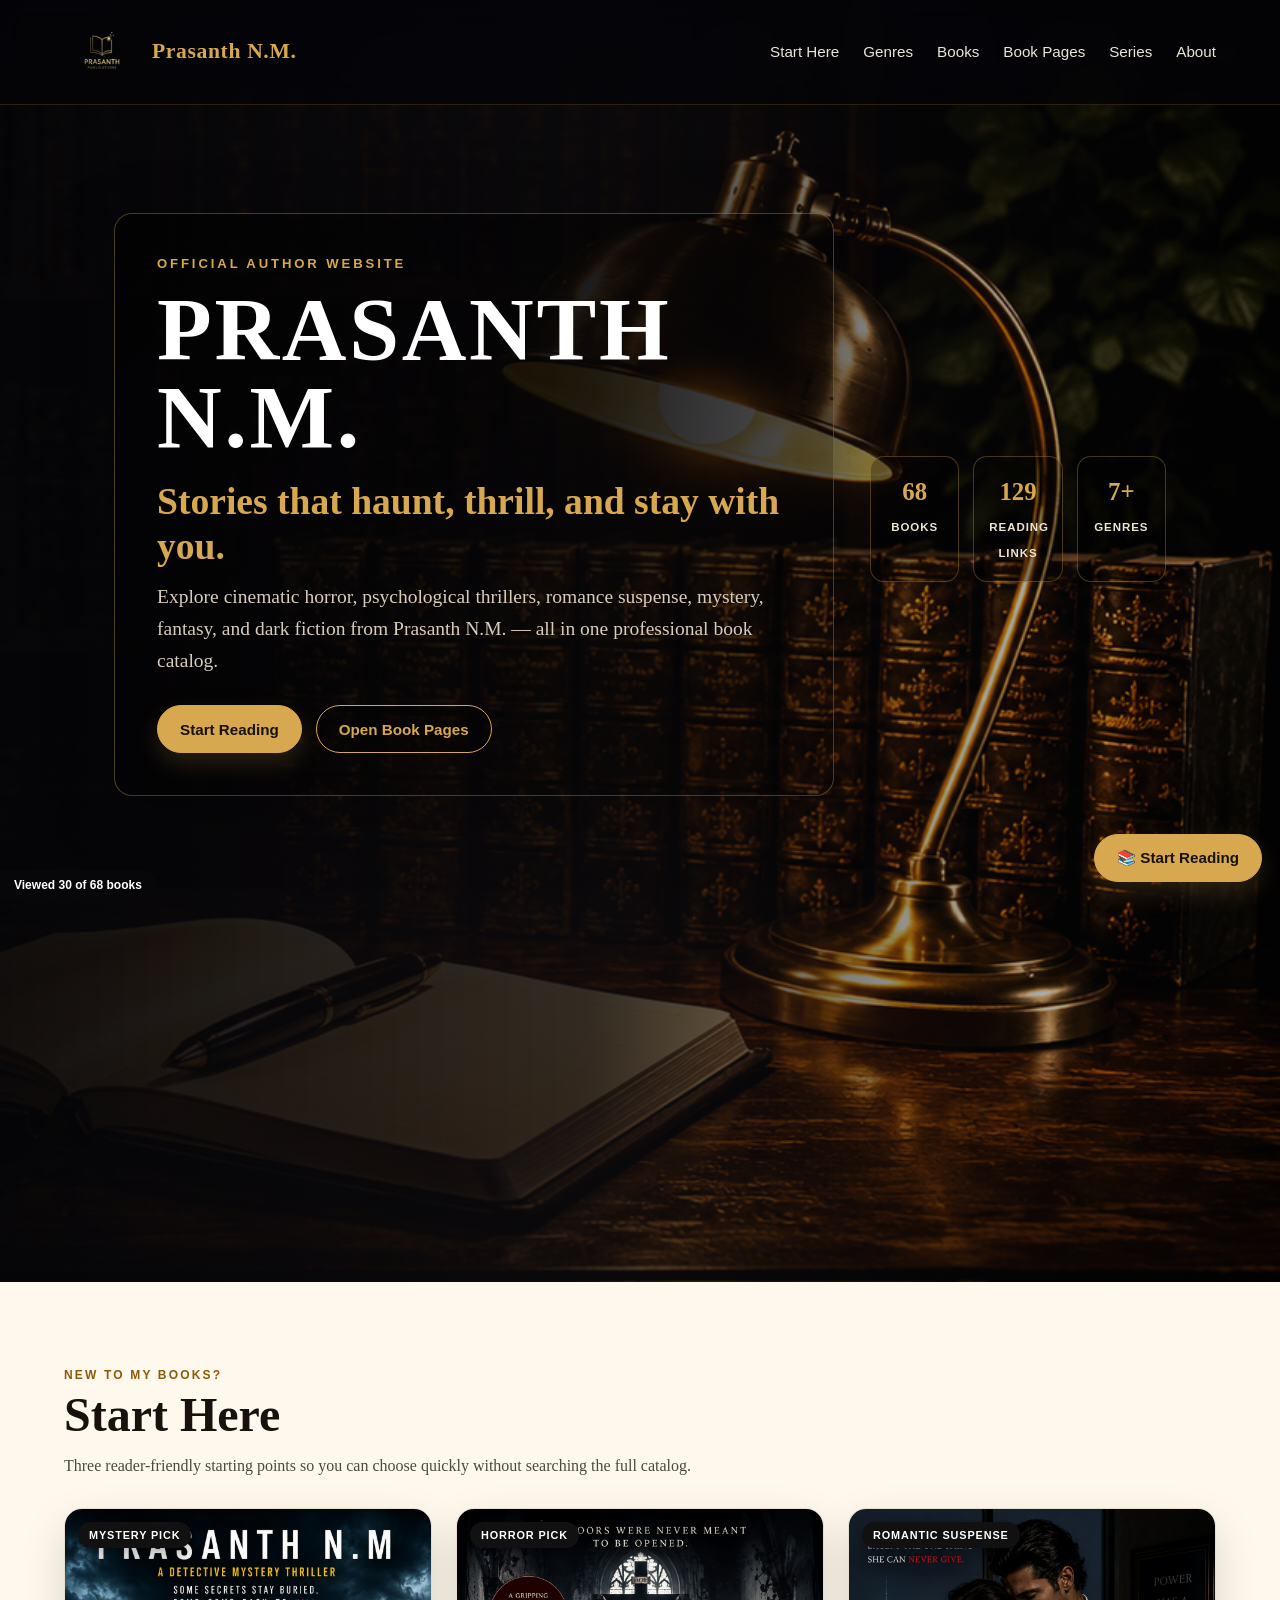
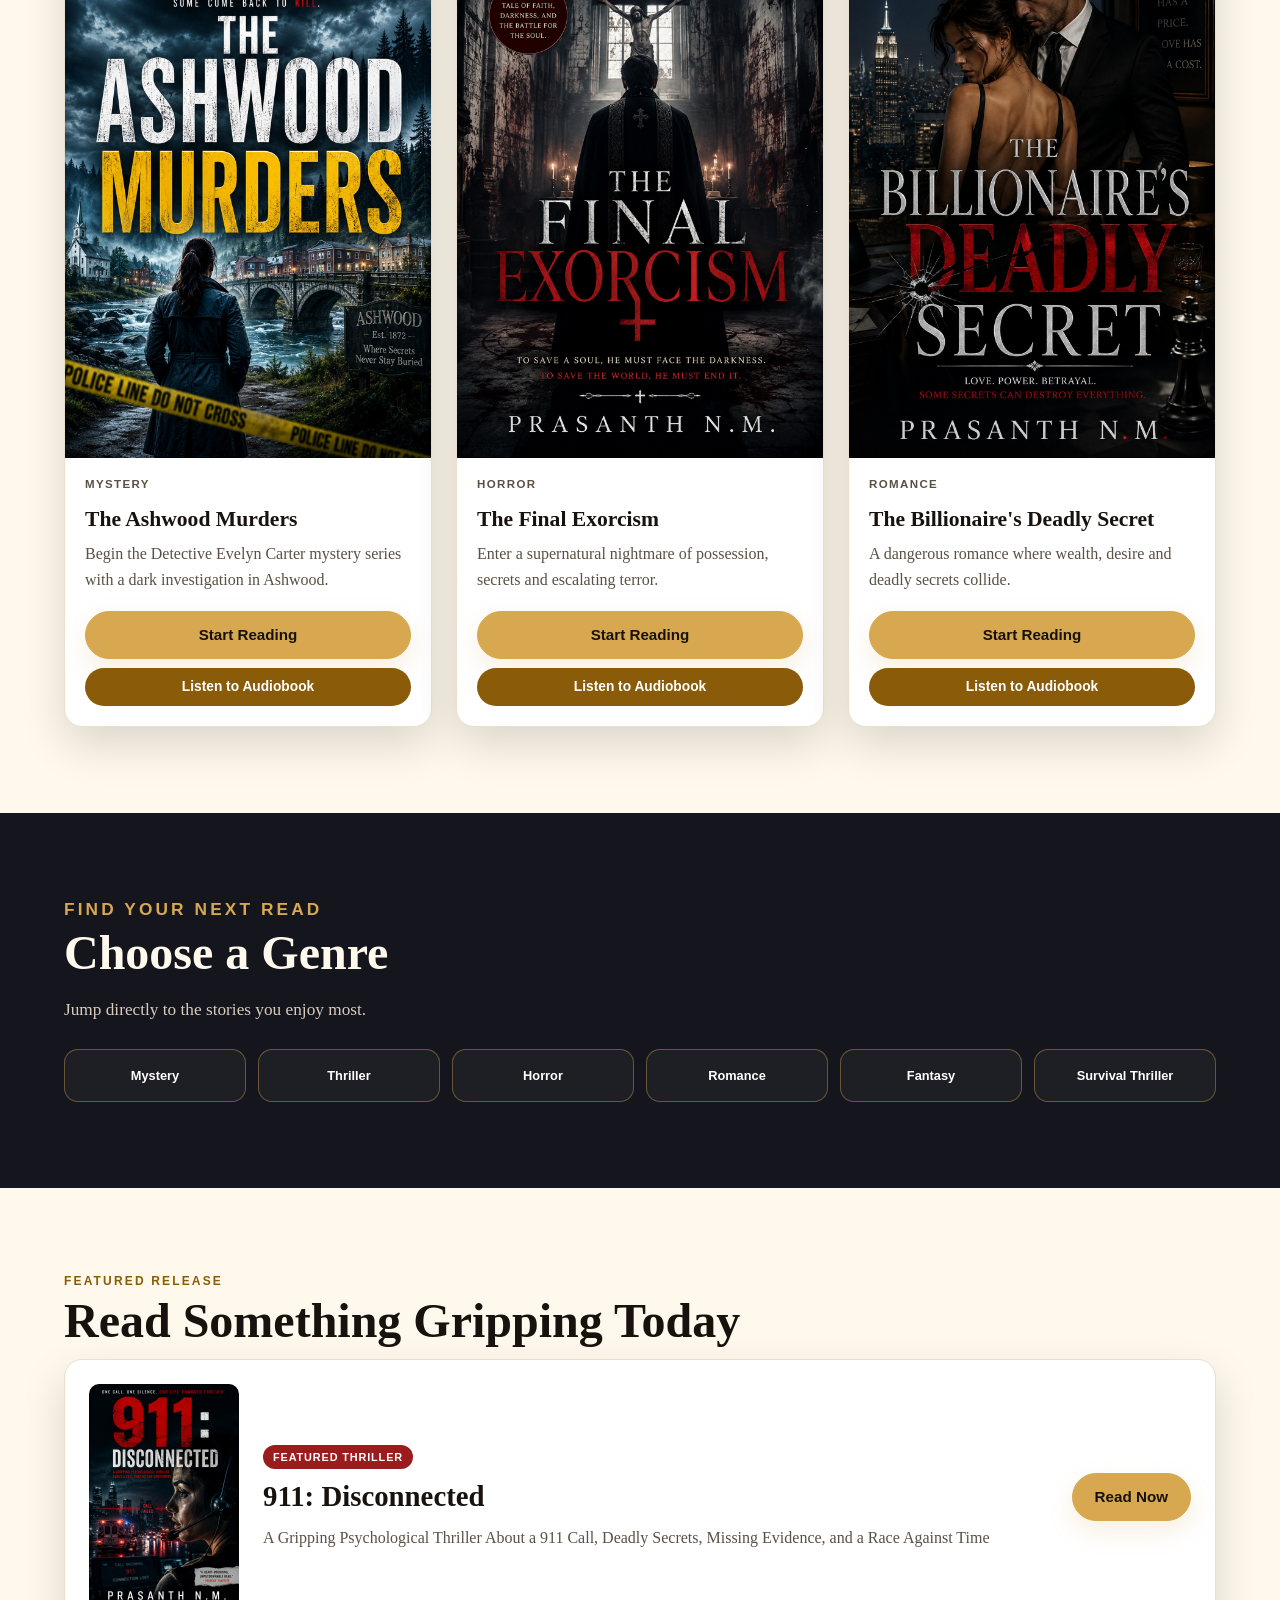
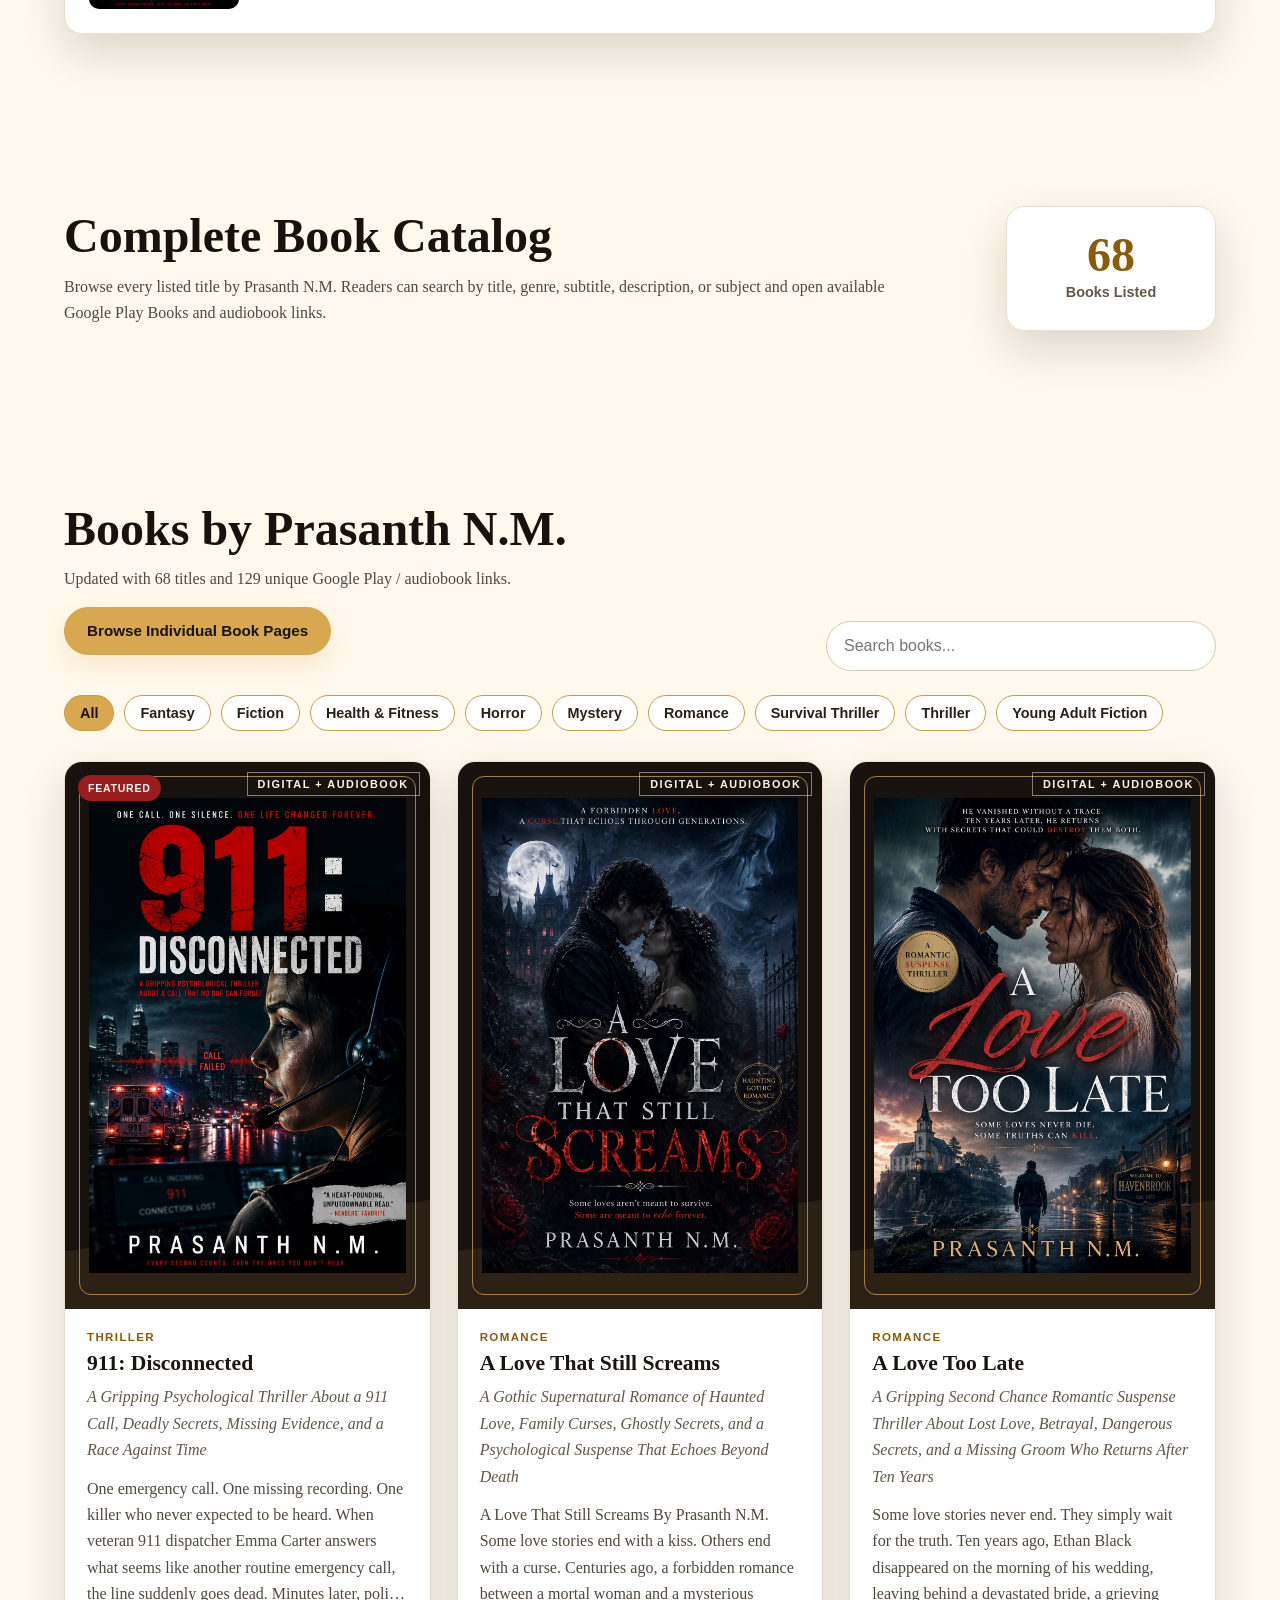
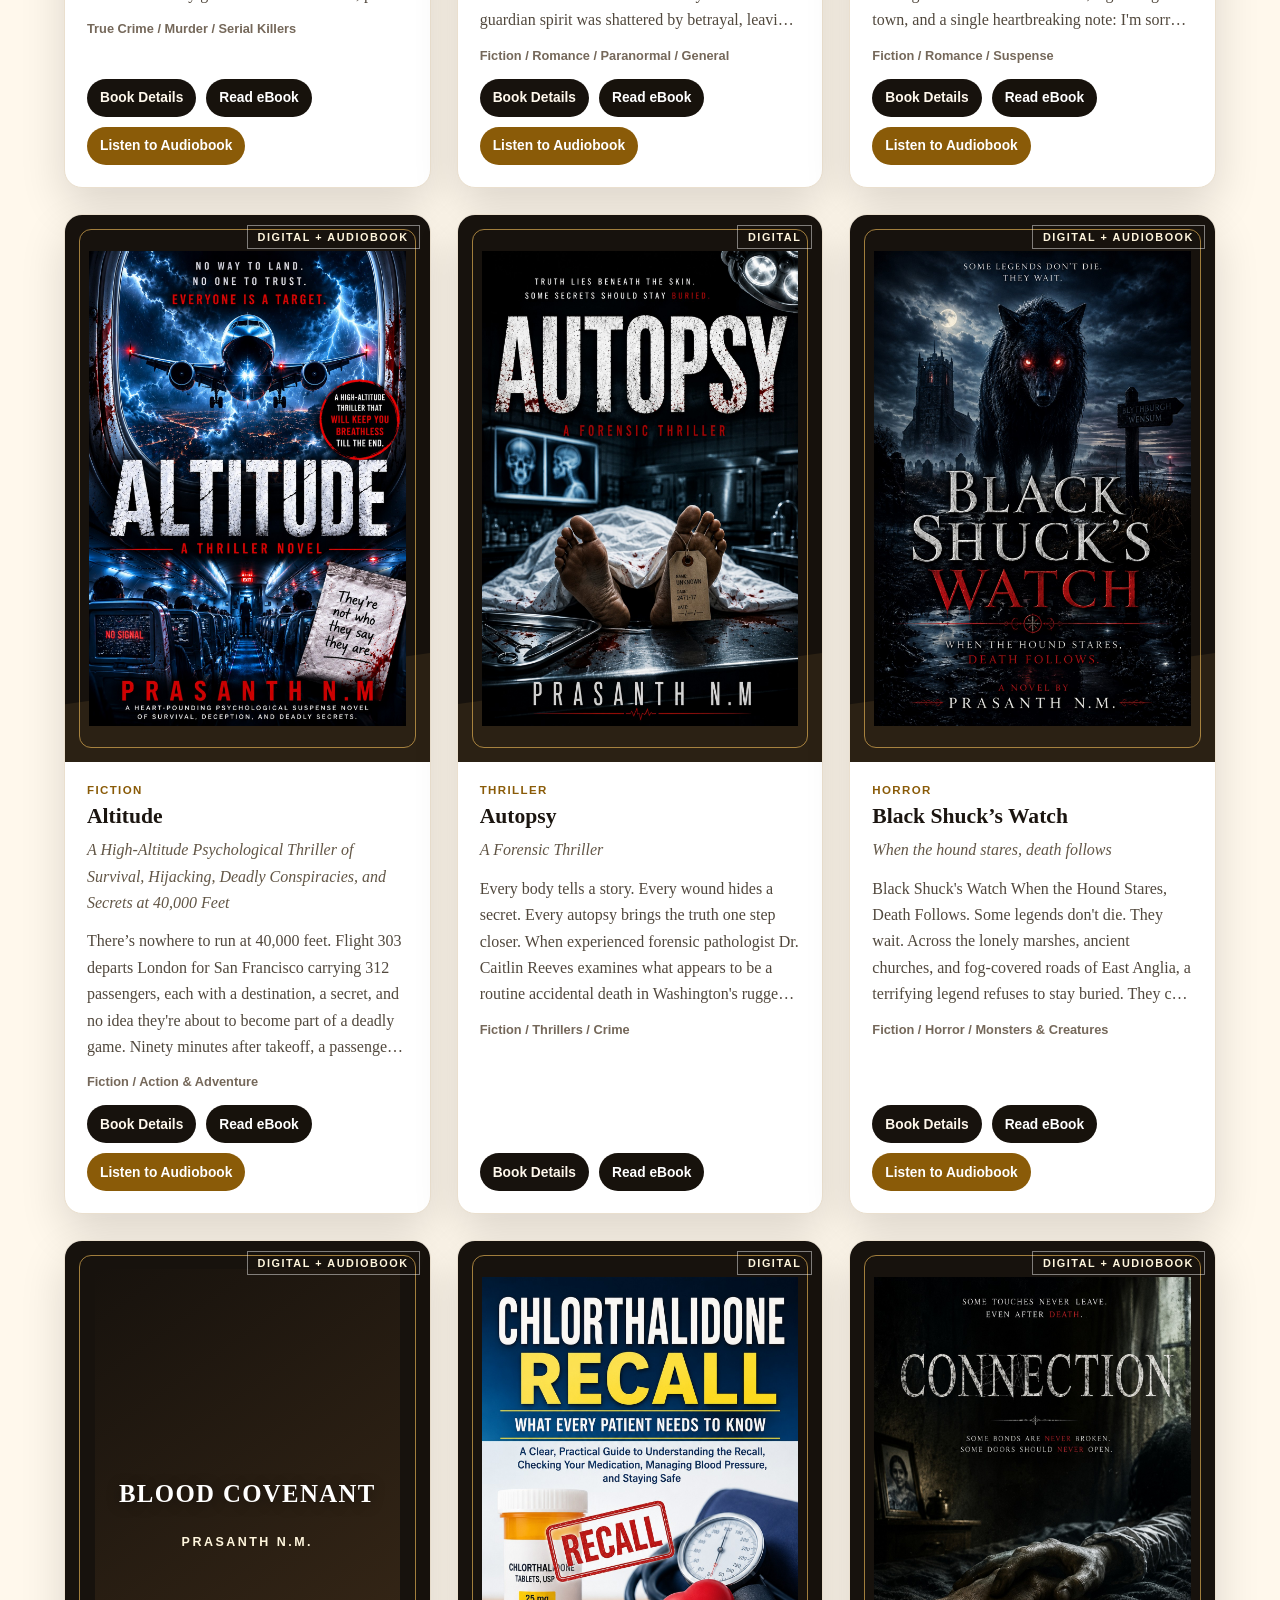
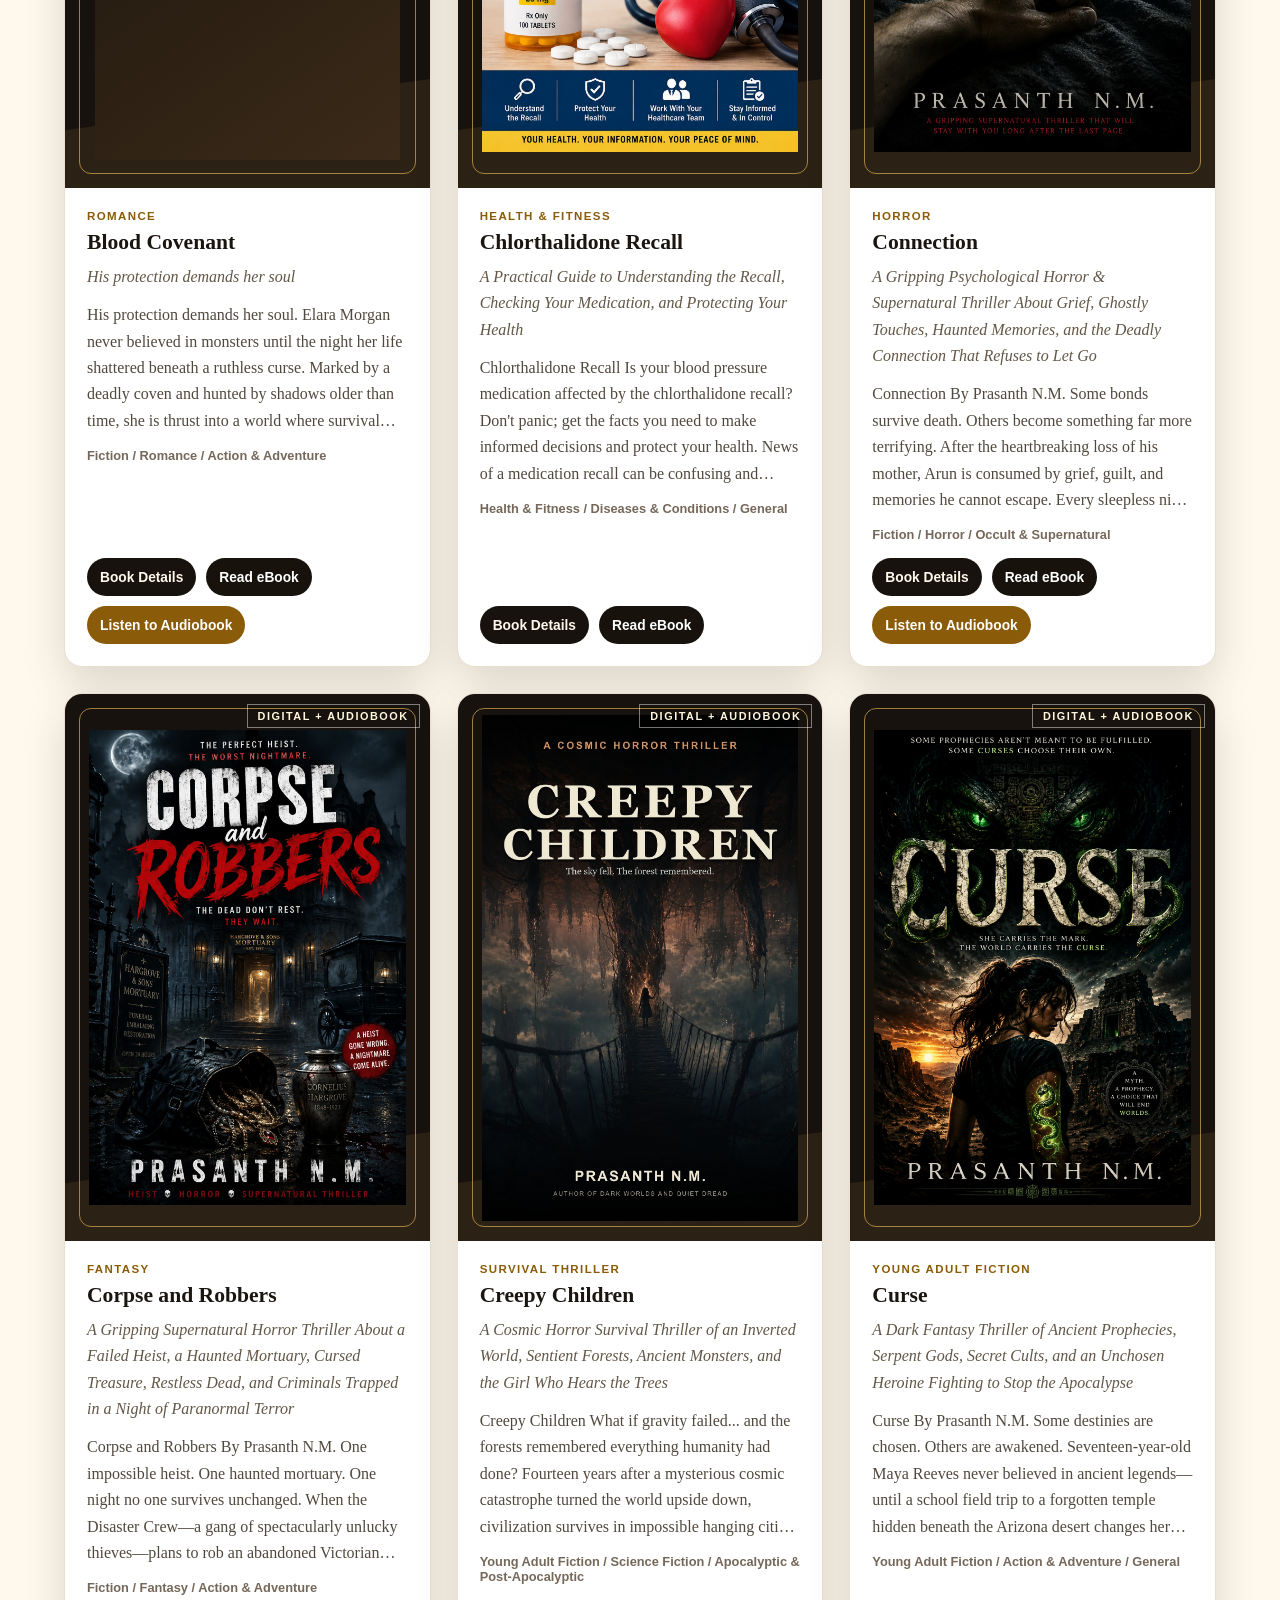
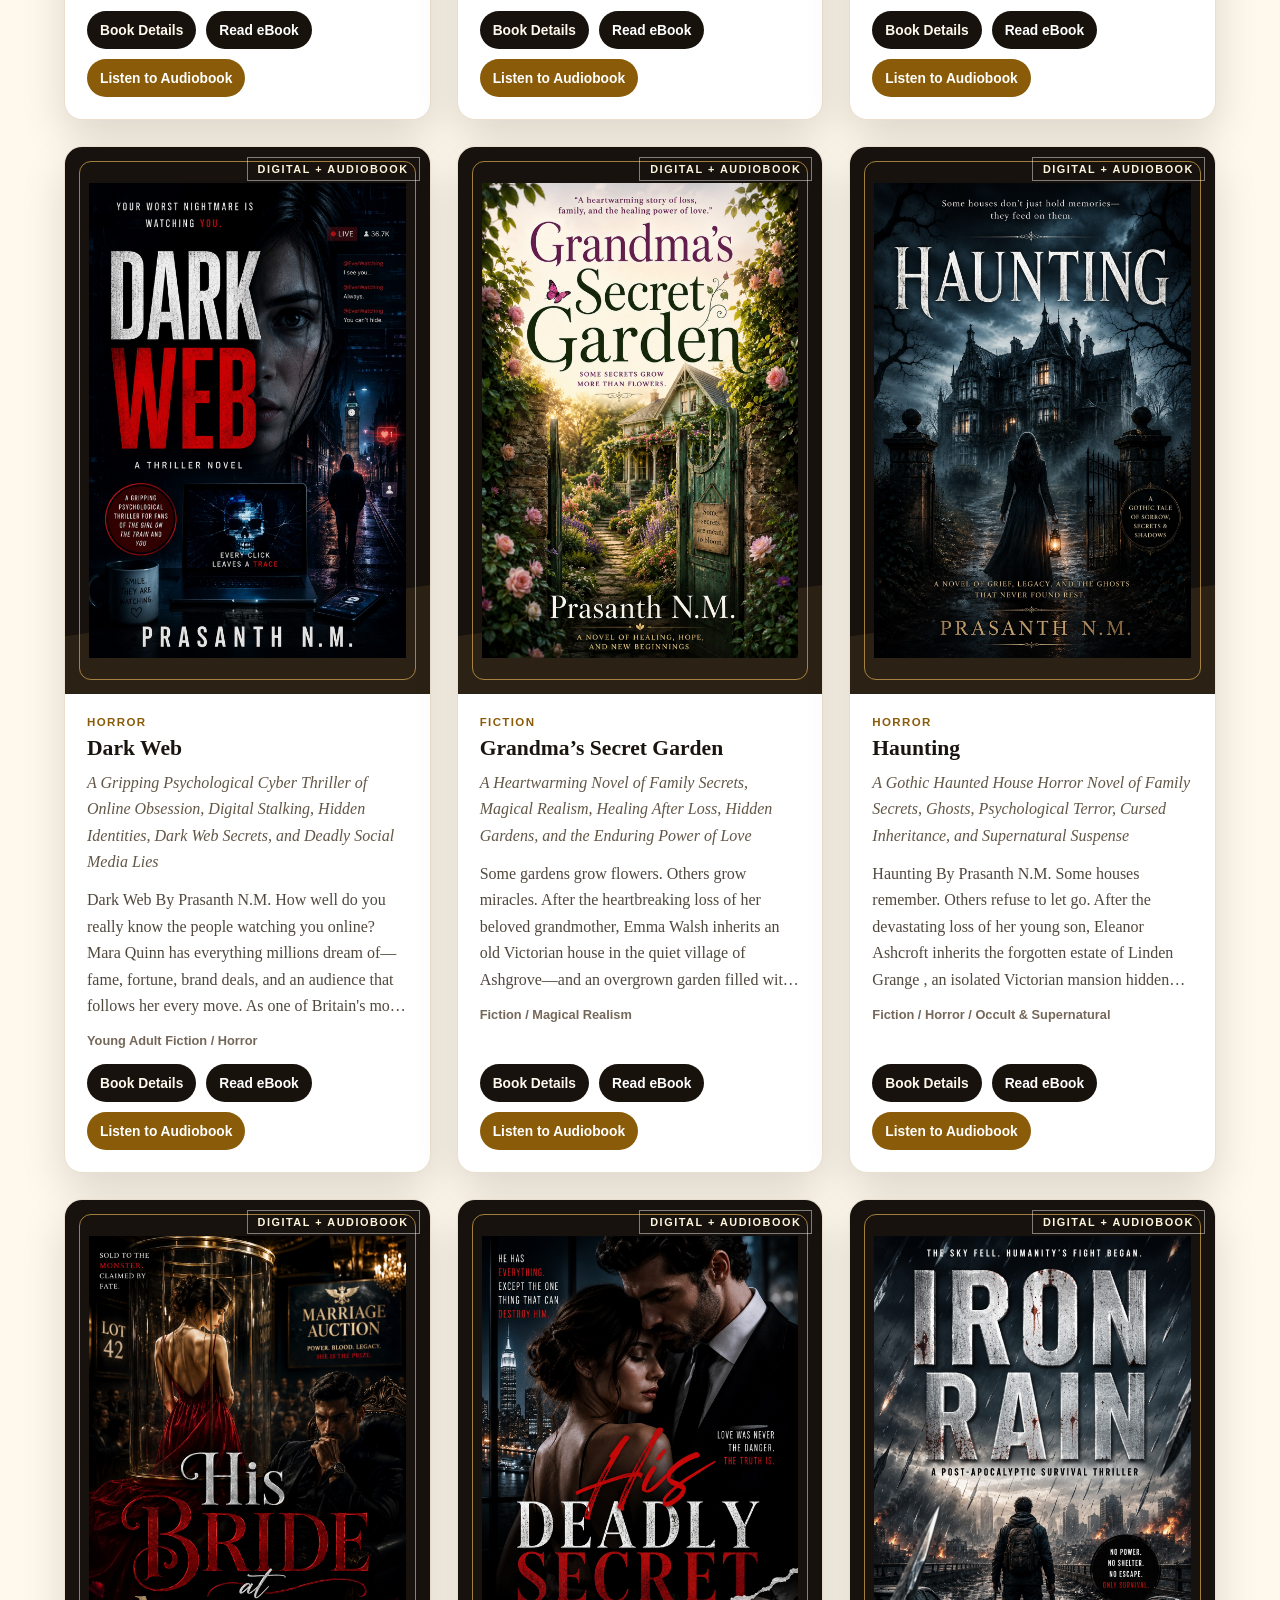
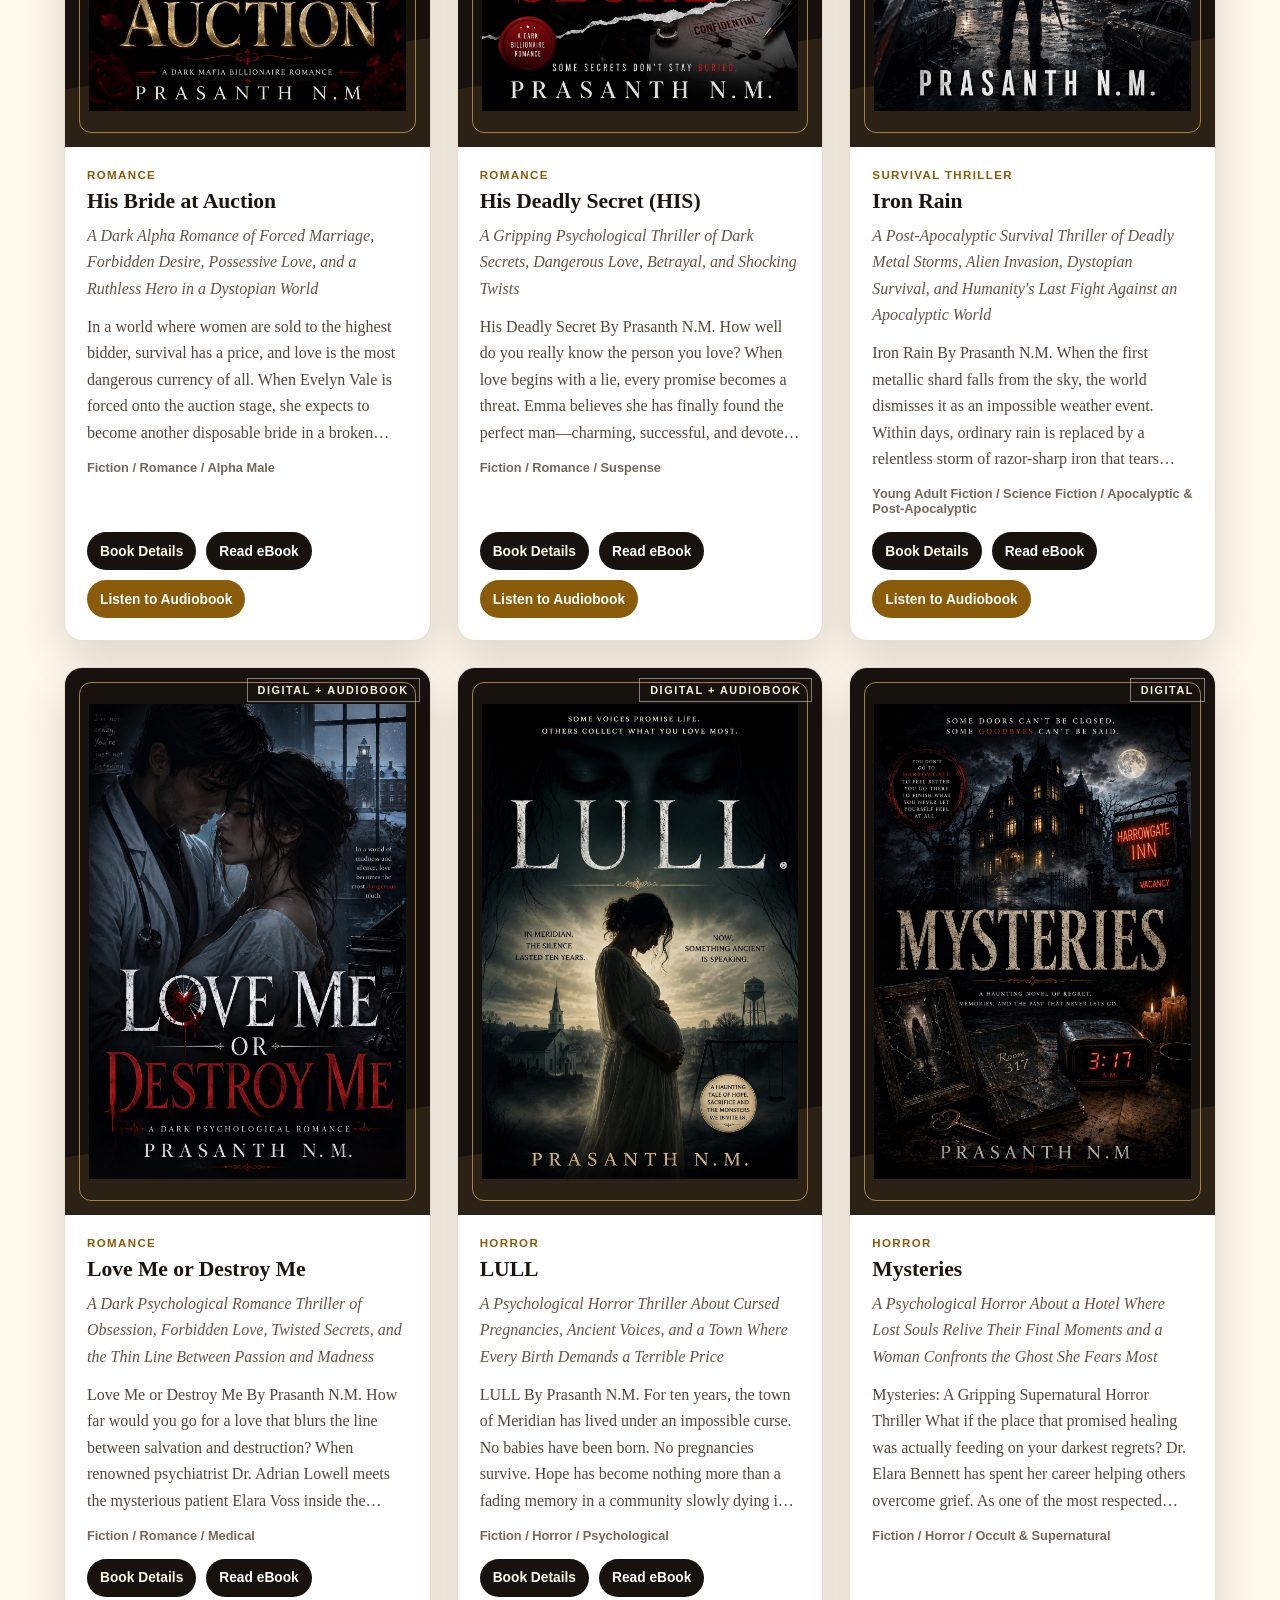
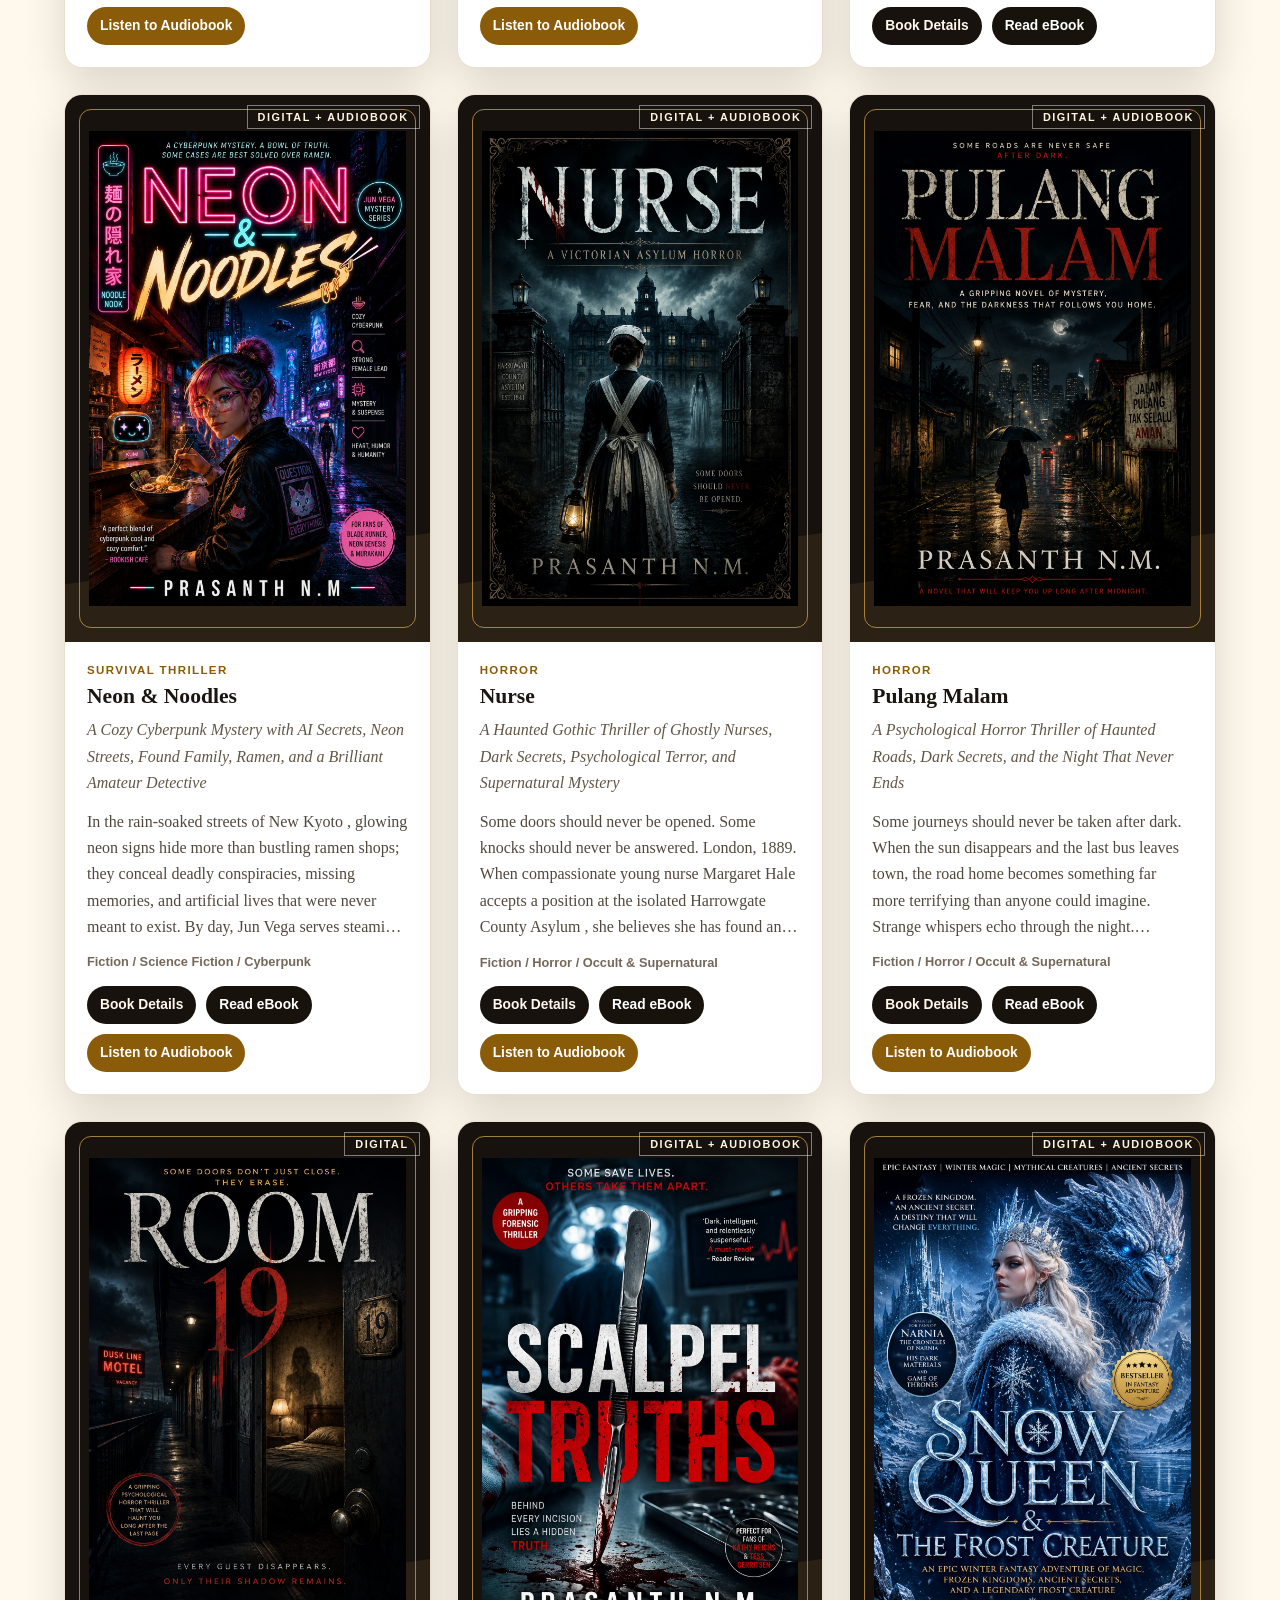
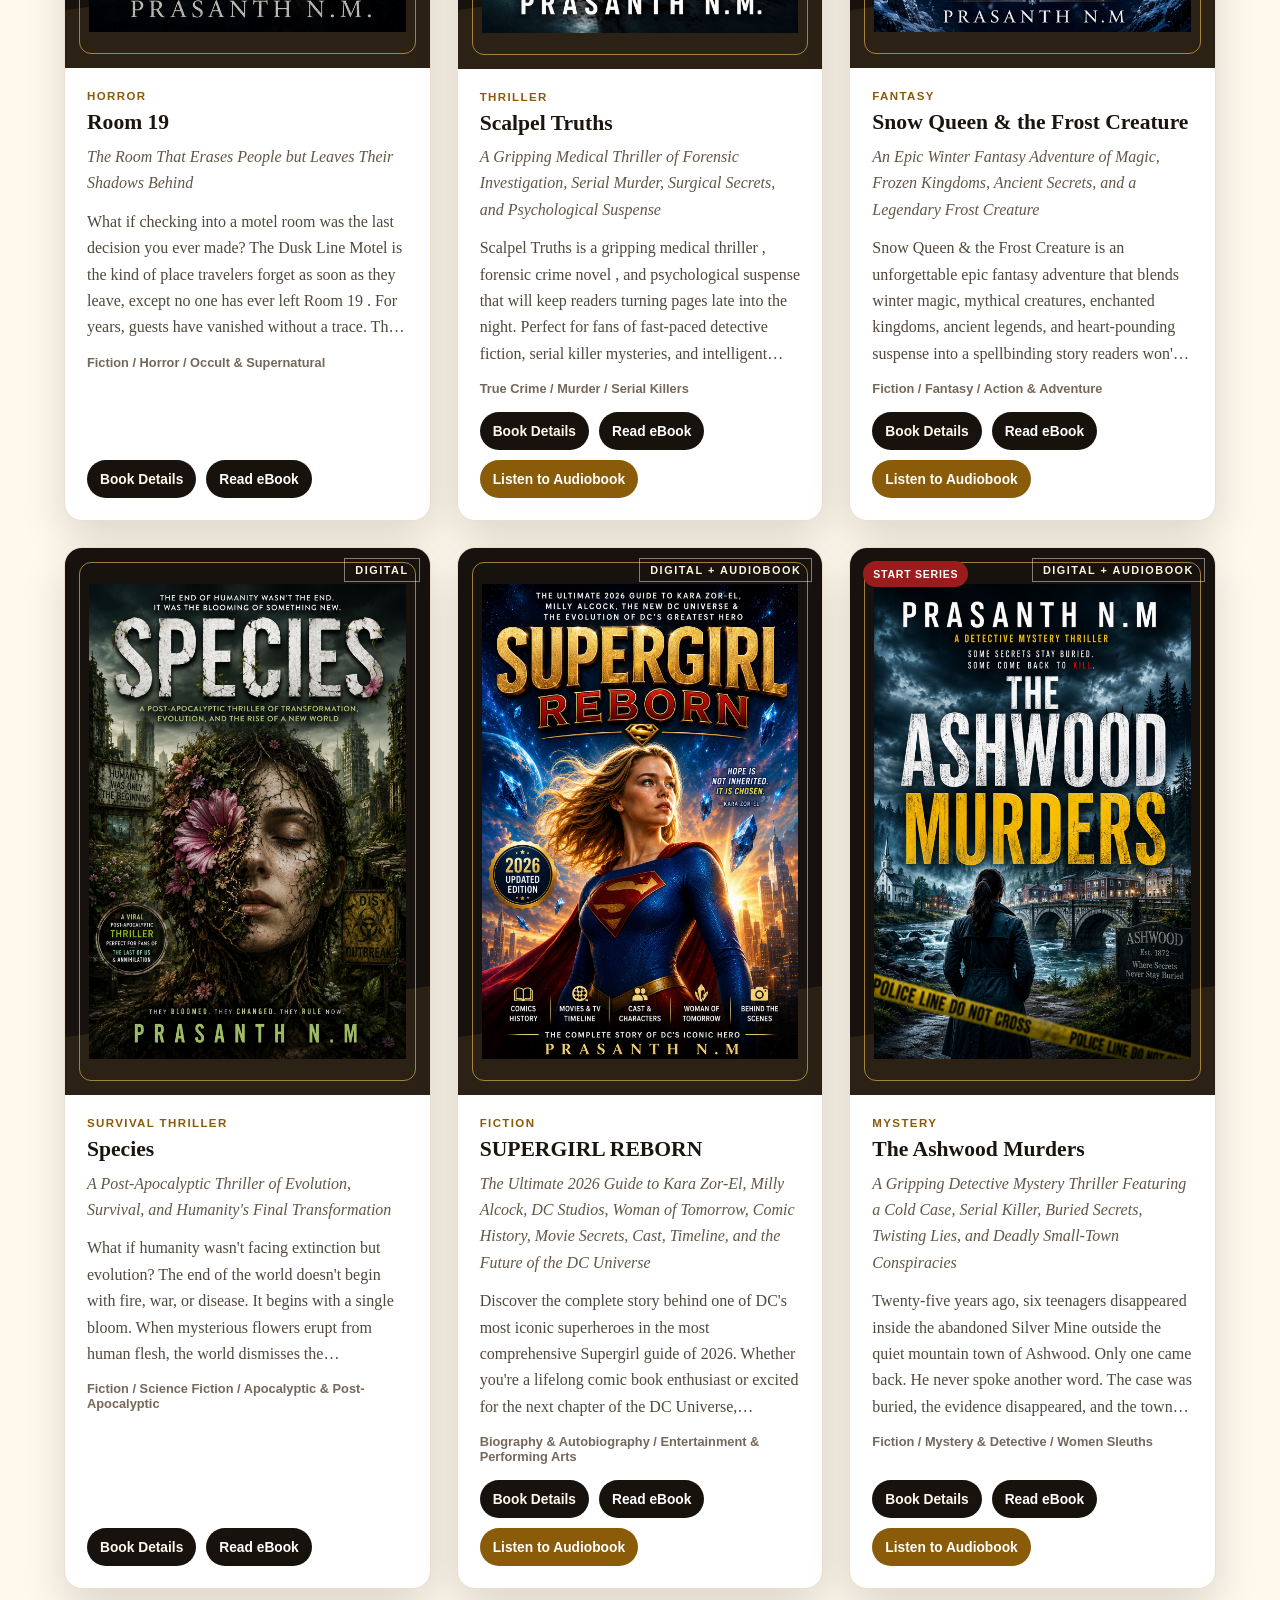
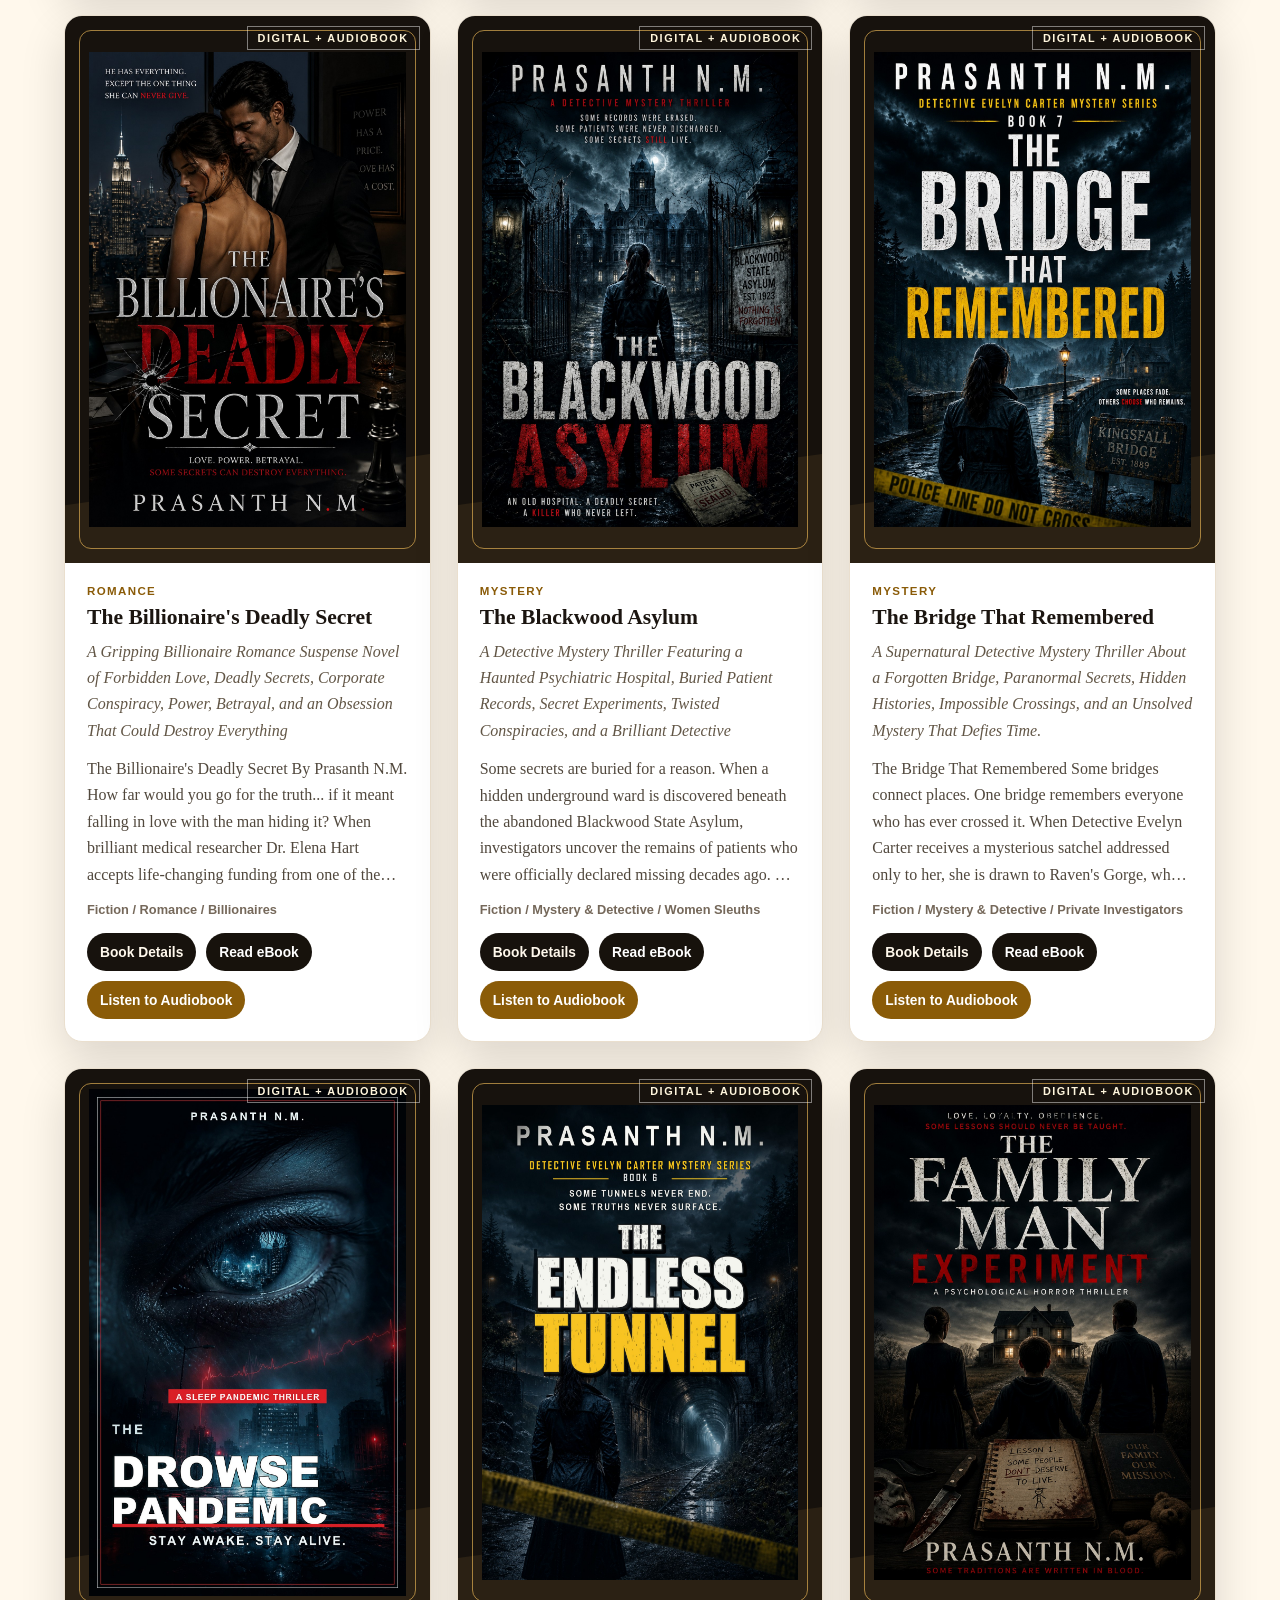
<file: index.html>
<!DOCTYPE html>
<html lang="en">
<head>
  <meta charset="UTF-8" />
  <meta name="viewport" content="width=device-width, initial-scale=1.0" />
  <meta name="robots" content="index, follow" />
  <link rel="canonical" href="https://prasanthpublication.github.io/Prasanth-N.M/" />
  <meta name="google-site-verification" content="PZvA7Qn5jPAjixke2nN64ilgVk41ely_-CYviQPaOdo" />
  <title>Prasanth N.M. | Official Author Website, Books & Audiobooks</title>
  <meta name="description" content="Official author website of Prasanth N.M. Browse 68 books and audiobooks on Google Play Books: horror, thriller, romance, mystery, fantasy, suspense, and dark fiction." />
  <meta name="keywords" content="Prasanth N.M., Prasanth NM books, Google Play Books, audiobooks, horror novels, psychological thriller, romance suspense, mystery books, dark fantasy" />
  <meta name="author" content="Prasanth N.M." />
  <meta property="og:title" content="Prasanth N.M. | Official Author Website" />
  <meta property="og:description" content="Browse the complete Prasanth N.M. book catalog with Google Play Books and audiobook links." />
  <meta property="og:type" content="website" />
  <meta property="og:url" content="https://prasanthpublication.github.io/Prasanth-N.M/" />
  <meta property="og:image" content="https://prasanthpublication.github.io/Prasanth-N.M/hero-banner.png" />
  <meta name="twitter:card" content="summary_large_image" />
  <meta name="twitter:title" content="Prasanth N.M. | Official Author Website" />
  <meta name="twitter:description" content="Explore books and audiobooks by Prasanth N.M. on Google Play." />
  <meta name="twitter:image" content="https://prasanthpublication.github.io/Prasanth-N.M/hero-banner.png" />
  <script type="application/ld+json">{"@context":"https://schema.org","@type":"Person","name":"Prasanth N.M.","url":"https://prasanthpublication.github.io/Prasanth-N.M/","jobTitle":"Author"}</script>
  <script type="application/ld+json" id="book-itemlist-schema">{
  "@context": "https://schema.org",
  "@type": "ItemList",
  "name": "Books by Prasanth N.M.",
  "numberOfItems": 68,
  "itemListElement": [
    {
      "@type": "ListItem",
      "position": 1,
      "item": {
        "@type": "Book",
        "name": "911: Disconnected",
        "author": {
          "@type": "Person",
          "name": "Prasanth N.M."
        },
        "genre": "Thriller",
        "url": "https://play.google.com/store/books/details?id=L43vEQAAQBAJ"
      }
    },
    {
      "@type": "ListItem",
      "position": 2,
      "item": {
        "@type": "Book",
        "name": "A Love That Still Screams",
        "author": {
          "@type": "Person",
          "name": "Prasanth N.M."
        },
        "genre": "Romance",
        "url": "https://play.google.com/store/books/details?id=J2PwEQAAQBAJ"
      }
    },
    {
      "@type": "ListItem",
      "position": 3,
      "item": {
        "@type": "Book",
        "name": "A Love Too Late",
        "author": {
          "@type": "Person",
          "name": "Prasanth N.M."
        },
        "genre": "Romance",
        "url": "https://play.google.com/store/books/details?id=Vo_vEQAAQBAJ"
      }
    },
    {
      "@type": "ListItem",
      "position": 4,
      "item": {
        "@type": "Book",
        "name": "Altitude",
        "author": {
          "@type": "Person",
          "name": "Prasanth N.M."
        },
        "genre": "Fiction",
        "url": "https://play.google.com/store/books/details?id=kV_vEQAAQBAJ"
      }
    },
    {
      "@type": "ListItem",
      "position": 5,
      "item": {
        "@type": "Book",
        "name": "Autopsy",
        "author": {
          "@type": "Person",
          "name": "Prasanth N.M."
        },
        "genre": "Thriller",
        "url": "https://play.google.com/store/books/details?id=zKvuEQAAQBAJ"
      }
    },
    {
      "@type": "ListItem",
      "position": 6,
      "item": {
        "@type": "Book",
        "name": "Black Shuck’s Watch",
        "author": {
          "@type": "Person",
          "name": "Prasanth N.M."
        },
        "genre": "Horror",
        "url": "https://play.google.com/store/books/details?id=F4LuEQAAQBAJ"
      }
    },
    {
      "@type": "ListItem",
      "position": 7,
      "item": {
        "@type": "Book",
        "name": "Blood Covenant",
        "author": {
          "@type": "Person",
          "name": "Prasanth N.M."
        },
        "genre": "Romance",
        "url": "https://play.google.com/store/books/details?id=HOWLEQAAQBAJ"
      }
    },
    {
      "@type": "ListItem",
      "position": 8,
      "item": {
        "@type": "Book",
        "name": "Chlorthalidone Recall",
        "author": {
          "@type": "Person",
          "name": "Prasanth N.M."
        },
        "genre": "Health & Fitness",
        "url": "https://play.google.com/store/books/details?id=FtLuEQAAQBAJ"
      }
    },
    {
      "@type": "ListItem",
      "position": 9,
      "item": {
        "@type": "Book",
        "name": "Connection",
        "author": {
          "@type": "Person",
          "name": "Prasanth N.M."
        },
        "genre": "Horror",
        "url": "https://play.google.com/store/books/details?id=rx7wEQAAQBAJ"
      }
    },
    {
      "@type": "ListItem",
      "position": 10,
      "item": {
        "@type": "Book",
        "name": "Corpse and Robbers",
        "author": {
          "@type": "Person",
          "name": "Prasanth N.M."
        },
        "genre": "Fantasy",
        "url": "https://play.google.com/store/books/details?id=JavvEQAAQBAJ"
      }
    },
    {
      "@type": "ListItem",
      "position": 11,
      "item": {
        "@type": "Book",
        "name": "Creepy Children",
        "author": {
          "@type": "Person",
          "name": "Prasanth N.M."
        },
        "genre": "Survival Thriller",
        "url": "https://play.google.com/store/books/details?id=28zvEQAAQBAJ"
      }
    },
    {
      "@type": "ListItem",
      "position": 12,
      "item": {
        "@type": "Book",
        "name": "Curse",
        "author": {
          "@type": "Person",
          "name": "Prasanth N.M."
        },
        "genre": "Young Adult Fiction",
        "url": "https://play.google.com/store/books/details?id=SxPwEQAAQBAJ"
      }
    },
    {
      "@type": "ListItem",
      "position": 13,
      "item": {
        "@type": "Book",
        "name": "Dark Web",
        "author": {
          "@type": "Person",
          "name": "Prasanth N.M."
        },
        "genre": "Horror",
        "url": "https://play.google.com/store/books/details?id=lh_wEQAAQBAJ"
      }
    },
    {
      "@type": "ListItem",
      "position": 14,
      "item": {
        "@type": "Book",
        "name": "Grandma’s Secret Garden",
        "author": {
          "@type": "Person",
          "name": "Prasanth N.M."
        },
        "genre": "Fiction",
        "url": "https://play.google.com/store/books/details?id=sJDvEQAAQBAJ"
      }
    },
    {
      "@type": "ListItem",
      "position": 15,
      "item": {
        "@type": "Book",
        "name": "Haunting",
        "author": {
          "@type": "Person",
          "name": "Prasanth N.M."
        },
        "genre": "Horror",
        "url": "https://play.google.com/store/books/details?id=NB_wEQAAQBAJ"
      }
    },
    {
      "@type": "ListItem",
      "position": 16,
      "item": {
        "@type": "Book",
        "name": "His Bride at Auction",
        "author": {
          "@type": "Person",
          "name": "Prasanth N.M."
        },
        "genre": "Romance",
        "url": "https://play.google.com/store/books/details?id=jmDvEQAAQBAJ"
      }
    },
    {
      "@type": "ListItem",
      "position": 17,
      "item": {
        "@type": "Book",
        "name": "His Deadly Secret (HIS)",
        "author": {
          "@type": "Person",
          "name": "Prasanth N.M."
        },
        "genre": "Romance",
        "url": "https://play.google.com/store/books/details?id=SBHwEQAAQBAJ"
      }
    },
    {
      "@type": "ListItem",
      "position": 18,
      "item": {
        "@type": "Book",
        "name": "Iron Rain",
        "author": {
          "@type": "Person",
          "name": "Prasanth N.M."
        },
        "genre": "Survival Thriller",
        "url": "https://play.google.com/store/books/details?id=ymXwEQAAQBAJ"
      }
    },
    {
      "@type": "ListItem",
      "position": 19,
      "item": {
        "@type": "Book",
        "name": "Love Me or Destroy Me",
        "author": {
          "@type": "Person",
          "name": "Prasanth N.M."
        },
        "genre": "Romance",
        "url": "https://play.google.com/store/books/details?id=fWbwEQAAQBAJ"
      }
    },
    {
      "@type": "ListItem",
      "position": 20,
      "item": {
        "@type": "Book",
        "name": "LULL",
        "author": {
          "@type": "Person",
          "name": "Prasanth N.M."
        },
        "genre": "Horror",
        "url": "https://play.google.com/store/books/details?id=f6nvEQAAQBAJ"
      }
    },
    {
      "@type": "ListItem",
      "position": 21,
      "item": {
        "@type": "Book",
        "name": "Mysteries",
        "author": {
          "@type": "Person",
          "name": "Prasanth N.M."
        },
        "genre": "Horror",
        "url": "https://play.google.com/store/books/details?id=KNXuEQAAQBAJ"
      }
    },
    {
      "@type": "ListItem",
      "position": 22,
      "item": {
        "@type": "Book",
        "name": "Neon & Noodles",
        "author": {
          "@type": "Person",
          "name": "Prasanth N.M."
        },
        "genre": "Survival Thriller",
        "url": "https://play.google.com/store/books/details?id=6mHvEQAAQBAJ"
      }
    },
    {
      "@type": "ListItem",
      "position": 23,
      "item": {
        "@type": "Book",
        "name": "Nurse",
        "author": {
          "@type": "Person",
          "name": "Prasanth N.M."
        },
        "genre": "Horror",
        "url": "https://play.google.com/store/books/details?id=JoruEQAAQBAJ"
      }
    },
    {
      "@type": "ListItem",
      "position": 24,
      "item": {
        "@type": "Book",
        "name": "Pulang Malam",
        "author": {
          "@type": "Person",
          "name": "Prasanth N.M."
        },
        "genre": "Horror",
        "url": "https://play.google.com/store/books/details?id=_I_vEQAAQBAJ"
      }
    },
    {
      "@type": "ListItem",
      "position": 25,
      "item": {
        "@type": "Book",
        "name": "Room 19",
        "author": {
          "@type": "Person",
          "name": "Prasanth N.M."
        },
        "genre": "Horror",
        "url": "https://play.google.com/store/books/details?id=xNnuEQAAQBAJ"
      }
    },
    {
      "@type": "ListItem",
      "position": 26,
      "item": {
        "@type": "Book",
        "name": "Scalpel Truths",
        "author": {
          "@type": "Person",
          "name": "Prasanth N.M."
        },
        "genre": "Thriller",
        "url": "https://play.google.com/store/books/details?id=vWbvEQAAQBAJ"
      }
    },
    {
      "@type": "ListItem",
      "position": 27,
      "item": {
        "@type": "Book",
        "name": "Snow Queen & the Frost Creature",
        "author": {
          "@type": "Person",
          "name": "Prasanth N.M."
        },
        "genre": "Fantasy",
        "url": "https://play.google.com/store/books/details?id=mvTuEQAAQBAJ"
      }
    },
    {
      "@type": "ListItem",
      "position": 28,
      "item": {
        "@type": "Book",
        "name": "Species",
        "author": {
          "@type": "Person",
          "name": "Prasanth N.M."
        },
        "genre": "Survival Thriller",
        "url": "https://play.google.com/store/books/details?id=odfuEQAAQBAJ"
      }
    },
    {
      "@type": "ListItem",
      "position": 29,
      "item": {
        "@type": "Book",
        "name": "SUPERGIRL REBORN",
        "author": {
          "@type": "Person",
          "name": "Prasanth N.M."
        },
        "genre": "Fiction",
        "url": "https://play.google.com/store/books/details?id=VvjuEQAAQBAJ"
      }
    },
    {
      "@type": "ListItem",
      "position": 30,
      "item": {
        "@type": "Book",
        "name": "The Ashwood Murders",
        "author": {
          "@type": "Person",
          "name": "Prasanth N.M."
        },
        "genre": "Mystery",
        "url": "https://play.google.com/store/books/details?id=5-HxEQAAQBAJ"
      }
    },
    {
      "@type": "ListItem",
      "position": 31,
      "item": {
        "@type": "Book",
        "name": "The Billionaire's Deadly Secret",
        "author": {
          "@type": "Person",
          "name": "Prasanth N.M."
        },
        "genre": "Romance",
        "url": "https://play.google.com/store/books/details?id=ehHwEQAAQBAJ"
      }
    },
    {
      "@type": "ListItem",
      "position": 32,
      "item": {
        "@type": "Book",
        "name": "The Blackwood Asylum",
        "author": {
          "@type": "Person",
          "name": "Prasanth N.M."
        },
        "genre": "Mystery",
        "url": "https://play.google.com/store/books/details?id=gefxEQAAQBAJ"
      }
    },
    {
      "@type": "ListItem",
      "position": 33,
      "item": {
        "@type": "Book",
        "name": "The Bridge That Remembered",
        "author": {
          "@type": "Person",
          "name": "Prasanth N.M."
        },
        "genre": "Mystery",
        "url": "https://play.google.com/store/books/details?id=WqXyEQAAQBAJ"
      }
    },
    {
      "@type": "ListItem",
      "position": 34,
      "item": {
        "@type": "Book",
        "name": "The Drowse Pandemic",
        "author": {
          "@type": "Person",
          "name": "Prasanth N.M."
        },
        "genre": "Fiction",
        "url": "https://play.google.com/store/books/details?id=R8zvEQAAQBAJ"
      }
    },
    {
      "@type": "ListItem",
      "position": 35,
      "item": {
        "@type": "Book",
        "name": "The Endless Tunnel",
        "author": {
          "@type": "Person",
          "name": "Prasanth N.M."
        },
        "genre": "Mystery",
        "url": "https://play.google.com/store/books/details?id=Z1XyEQAAQBAJ"
      }
    },
    {
      "@type": "ListItem",
      "position": 36,
      "item": {
        "@type": "Book",
        "name": "The Family Man Experiment",
        "author": {
          "@type": "Person",
          "name": "Prasanth N.M."
        },
        "genre": "Thriller",
        "url": "https://play.google.com/store/books/details?id=W6zvEQAAQBAJ"
      }
    },
    {
      "@type": "ListItem",
      "position": 37,
      "item": {
        "@type": "Book",
        "name": "The Final Exorcism",
        "author": {
          "@type": "Person",
          "name": "Prasanth N.M."
        },
        "genre": "Horror",
        "url": "https://play.google.com/store/books/details?id=RV_wEQAAQBAJ"
      }
    },
    {
      "@type": "ListItem",
      "position": 38,
      "item": {
        "@type": "Book",
        "name": "The Forgotten Verdict",
        "author": {
          "@type": "Person",
          "name": "Prasanth N.M."
        },
        "genre": "Mystery",
        "url": "https://play.google.com/store/books/details?id=k6nyEQAAQBAJ"
      }
    },
    {
      "@type": "ListItem",
      "position": 39,
      "item": {
        "@type": "Book",
        "name": "The Gentleman Next Door",
        "author": {
          "@type": "Person",
          "name": "Prasanth N.M."
        },
        "genre": "Thriller",
        "url": "https://play.google.com/store/books/details?id=b_HuEQAAQBAJ"
      }
    },
    {
      "@type": "ListItem",
      "position": 40,
      "item": {
        "@type": "Book",
        "name": "The Girl Who Summoned the Ghost",
        "author": {
          "@type": "Person",
          "name": "Prasanth N.M."
        },
        "genre": "Horror",
        "url": "https://play.google.com/store/books/details?id=YoDuEQAAQBAJ"
      }
    },
    {
      "@type": "ListItem",
      "position": 41,
      "item": {
        "@type": "Book",
        "name": "THE HOUSE ON RAVEN STREET",
        "author": {
          "@type": "Person",
          "name": "Prasanth N.M."
        },
        "genre": "Horror",
        "url": "https://play.google.com/store/books/details?id=yAjwEQAAQBAJ"
      }
    },
    {
      "@type": "ListItem",
      "position": 42,
      "item": {
        "@type": "Book",
        "name": "The Housemaid Who Spoke to Ghost",
        "author": {
          "@type": "Person",
          "name": "Prasanth N.M."
        },
        "genre": "Horror",
        "url": "https://play.google.com/store/books/details?id=hlzwEQAAQBAJ"
      }
    },
    {
      "@type": "ListItem",
      "position": 43,
      "item": {
        "@type": "Book",
        "name": "The Housemaid’s Lantern",
        "author": {
          "@type": "Person",
          "name": "Prasanth N.M."
        },
        "genre": "Horror",
        "url": "https://play.google.com/store/books/details?id=1mHwEQAAQBAJ"
      }
    },
    {
      "@type": "ListItem",
      "position": 44,
      "item": {
        "@type": "Book",
        "name": "The Last Autopsy",
        "author": {
          "@type": "Person",
          "name": "Prasanth N.M."
        },
        "genre": "Thriller",
        "url": "https://play.google.com/store/books/details?id=jU_vEQAAQBAJ"
      }
    },
    {
      "@type": "ListItem",
      "position": 45,
      "item": {
        "@type": "Book",
        "name": "The Last Normal Person",
        "author": {
          "@type": "Person",
          "name": "Prasanth N.M."
        },
        "genre": "Thriller",
        "url": "https://play.google.com/store/books/details?id=yMHvEQAAQBAJ"
      }
    },
    {
      "@type": "ListItem",
      "position": 46,
      "item": {
        "@type": "Book",
        "name": "The Last Passenger",
        "author": {
          "@type": "Person",
          "name": "Prasanth N.M."
        },
        "genre": "Mystery",
        "url": "https://play.google.com/store/books/details?id=PafyEQAAQBAJ"
      }
    },
    {
      "@type": "ListItem",
      "position": 47,
      "item": {
        "@type": "Book",
        "name": "The Last Train to Summerhill",
        "author": {
          "@type": "Person",
          "name": "Prasanth N.M."
        },
        "genre": "Romance",
        "url": "https://play.google.com/store/books/details?id=ETjvEQAAQBAJ"
      }
    },
    {
      "@type": "ListItem",
      "position": 48,
      "item": {
        "@type": "Book",
        "name": "The Lighthouse That Never Went Dark",
        "author": {
          "@type": "Person",
          "name": "Prasanth N.M."
        },
        "genre": "Mystery",
        "url": "https://play.google.com/store/books/details?id=HlLyEQAAQBAJ"
      }
    },
    {
      "@type": "ListItem",
      "position": 49,
      "item": {
        "@type": "Book",
        "name": "The Lost Atlas",
        "author": {
          "@type": "Person",
          "name": "Prasanth N.M."
        },
        "genre": "Fantasy",
        "url": "https://play.google.com/store/books/details?id=2U_vEQAAQBAJ"
      }
    },
    {
      "@type": "ListItem",
      "position": 50,
      "item": {
        "@type": "Book",
        "name": "The Loup-Garou of Quebec",
        "author": {
          "@type": "Person",
          "name": "Prasanth N.M."
        },
        "genre": "Fiction",
        "url": "https://play.google.com/store/books/details?id=ZEHxEQAAQBAJ"
      }
    },
    {
      "@type": "ListItem",
      "position": 51,
      "item": {
        "@type": "Book",
        "name": "The Moonflower Curse",
        "author": {
          "@type": "Person",
          "name": "Prasanth N.M."
        },
        "genre": "Romance",
        "url": "https://play.google.com/store/books/details?id=hmXvEQAAQBAJ"
      }
    },
    {
      "@type": "ListItem",
      "position": 52,
      "item": {
        "@type": "Book",
        "name": "The Neighbor Who Never Aged",
        "author": {
          "@type": "Person",
          "name": "Prasanth N.M."
        },
        "genre": "Thriller",
        "url": "https://play.google.com/store/books/details?id=AanvEQAAQBAJ"
      }
    },
    {
      "@type": "ListItem",
      "position": 53,
      "item": {
        "@type": "Book",
        "name": "The Night Shift",
        "author": {
          "@type": "Person",
          "name": "Prasanth N.M."
        },
        "genre": "Horror",
        "url": "https://play.google.com/store/books/details?id=hpLvEQAAQBAJ"
      }
    },
    {
      "@type": "ListItem",
      "position": 54,
      "item": {
        "@type": "Book",
        "name": "The Phoenix Bride",
        "author": {
          "@type": "Person",
          "name": "Prasanth N.M."
        },
        "genre": "Romance",
        "url": "https://play.google.com/store/books/details?id=alDvEQAAQBAJ"
      }
    },
    {
      "@type": "ListItem",
      "position": 55,
      "item": {
        "@type": "Book",
        "name": "The Rage Outbreak (Choler)",
        "author": {
          "@type": "Person",
          "name": "Prasanth N.M."
        },
        "genre": "Young Adult Fiction",
        "url": "https://play.google.com/store/books/details?id=JgrwEQAAQBAJ"
      }
    },
    {
      "@type": "ListItem",
      "position": 56,
      "item": {
        "@type": "Book",
        "name": "The Raven's Hollow Killings",
        "author": {
          "@type": "Person",
          "name": "Prasanth N.M."
        },
        "genre": "Mystery",
        "url": "https://play.google.com/store/books/details?id=H-7xEQAAQBAJ"
      }
    },
    {
      "@type": "ListItem",
      "position": 57,
      "item": {
        "@type": "Book",
        "name": "The Red Cap’s Tower",
        "author": {
          "@type": "Person",
          "name": "Prasanth N.M."
        },
        "genre": "Fiction",
        "url": "https://play.google.com/store/books/details?id=HELxEQAAQBAJ"
      }
    },
    {
      "@type": "ListItem",
      "position": 58,
      "item": {
        "@type": "Book",
        "name": "The Thing Behind Your Eyes",
        "author": {
          "@type": "Person",
          "name": "Prasanth N.M."
        },
        "genre": "Thriller",
        "url": "https://play.google.com/store/books/details?id=SWfwEQAAQBAJ"
      }
    },
    {
      "@type": "ListItem",
      "position": 59,
      "item": {
        "@type": "Book",
        "name": "The Things We Never Said",
        "author": {
          "@type": "Person",
          "name": "Prasanth N.M."
        },
        "genre": "Horror",
        "url": "https://play.google.com/store/books/details?id=9i_vEQAAQBAJ"
      }
    },
    {
      "@type": "ListItem",
      "position": 60,
      "item": {
        "@type": "Book",
        "name": "The Vanishing Town",
        "author": {
          "@type": "Person",
          "name": "Prasanth N.M."
        },
        "genre": "Mystery",
        "url": "https://play.google.com/store/books/details?id=dE7yEQAAQBAJ"
      }
    },
    {
      "@type": "ListItem",
      "position": 61,
      "item": {
        "@type": "Book",
        "name": "Tomorrows",
        "author": {
          "@type": "Person",
          "name": "Prasanth N.M."
        },
        "genre": "Thriller",
        "url": "https://play.google.com/store/books/details?id=vc3vEQAAQBAJ"
      }
    },
    {
      "@type": "ListItem",
      "position": 62,
      "item": {
        "@type": "Book",
        "name": "Toxicology",
        "author": {
          "@type": "Person",
          "name": "Prasanth N.M."
        },
        "genre": "Thriller",
        "url": "https://play.google.com/store/books/details?id=68nvEQAAQBAJ"
      }
    },
    {
      "@type": "ListItem",
      "position": 63,
      "item": {
        "@type": "Book",
        "name": "Trace",
        "author": {
          "@type": "Person",
          "name": "Prasanth N.M."
        },
        "genre": "Thriller",
        "url": "https://play.google.com/store/books/details?id=C47vEQAAQBAJ"
      }
    },
    {
      "@type": "ListItem",
      "position": 64,
      "item": {
        "@type": "Book",
        "name": "True Crime",
        "author": {
          "@type": "Person",
          "name": "Prasanth N.M."
        },
        "genre": "Thriller",
        "url": "https://play.google.com/store/books/details?id=wr3vEQAAQBAJ"
      }
    },
    {
      "@type": "ListItem",
      "position": 65,
      "item": {
        "@type": "Book",
        "name": "Wavelength",
        "author": {
          "@type": "Person",
          "name": "Prasanth N.M."
        },
        "genre": "Young Adult Fiction",
        "url": "https://play.google.com/store/books/details?id=NWjvEQAAQBAJ"
      }
    },
    {
      "@type": "ListItem",
      "position": 66,
      "item": {
        "@type": "Book",
        "name": "Winter Wolf",
        "author": {
          "@type": "Person",
          "name": "Prasanth N.M."
        },
        "genre": "Romance",
        "url": "https://play.google.com/store/books/details?id=jmPvEQAAQBAJ"
      }
    },
    {
      "@type": "ListItem",
      "position": 67,
      "item": {
        "@type": "Book",
        "name": "Witch Inside",
        "author": {
          "@type": "Person",
          "name": "Prasanth N.M."
        },
        "genre": "Fantasy",
        "url": "https://play.google.com/store/books/details?id=oxPwEQAAQBAJ"
      }
    },
    {
      "@type": "ListItem",
      "position": 68,
      "item": {
        "@type": "Book",
        "name": "Witchbreed",
        "author": {
          "@type": "Person",
          "name": "Prasanth N.M."
        },
        "genre": "Fantasy",
        "url": "https://play.google.com/store/books/details?id=OBTwEQAAQBAJ"
      }
    }
  ]
}</script>
  <style>
    :root { --bg:#0b0b0f; --bg-soft:#15151d; --panel:#fff; --ink:#17120d; --text:#fff8ec; --muted:#d8ccbc; --gold:#d7a84f; --gold-dark:#8a5b08; --cream:#fff8ec; --line:#eadfce; --shadow:0 18px 45px rgba(0,0,0,.14); --radius:18px; }
    *{box-sizing:border-box} html{scroll-behavior:smooth} body{margin:0;font-family:Georgia,'Times New Roman',serif;background:var(--bg);color:var(--text);line-height:1.65} a{color:inherit} img{max-width:100%;height:auto}
    .site-header{min-height:100vh;background:linear-gradient(90deg,rgba(5,5,8,.94) 0%,rgba(12,10,13,.84) 46%,rgba(12,10,13,.42) 72%,rgba(12,10,13,.18) 100%),url('hero-banner.png') right center/cover no-repeat,radial-gradient(circle at 75% 35%,rgba(215,168,79,.28),transparent 34%),#101015;display:flex;flex-direction:column;overflow:hidden}
    .nav{position:sticky;top:0;z-index:50;display:flex;align-items:center;justify-content:space-between;gap:24px;padding:14px clamp(18px,5vw,76px);background:rgba(5,5,8,.76);backdrop-filter:blur(14px);border-bottom:1px solid rgba(215,168,79,.18)}
    .brand{display:inline-flex;align-items:center;gap:12px;color:var(--gold);font-weight:700;letter-spacing:.04em;text-decoration:none;min-width:0} .brand img{width:76px;height:76px;object-fit:contain} .brand span{white-space:nowrap;font-size:clamp(1rem,2vw,1.35rem)}
    .links{display:flex;align-items:center;gap:24px} .links a{font-family:Arial,sans-serif;font-size:.95rem;color:var(--text);text-decoration:none;opacity:.92} .links a:hover{color:var(--gold);opacity:1}
    .hero{flex:1;display:grid;align-items:center;grid-template-columns:minmax(0,720px) minmax(240px,1fr);gap:36px;width:min(1180px,100%);margin:0 auto;padding:clamp(70px,12vh,130px) clamp(20px,5vw,70px) clamp(64px,10vh,110px)}
    .hero-card{max-width:720px;padding:clamp(24px,4vw,42px);border:1px solid rgba(215,168,79,.34);background:linear-gradient(135deg,rgba(0,0,0,.54),rgba(0,0,0,.24));box-shadow:0 20px 70px rgba(0,0,0,.32);border-radius:var(--radius)}
    .tagline{margin:0 0 14px;color:var(--gold);text-transform:uppercase;letter-spacing:.22em;font:700 .82rem Arial,sans-serif} h1{margin:0;font-size:clamp(2.55rem,7vw,5.9rem);line-height:.98;letter-spacing:.03em;color:#fff;text-transform:uppercase} .hero h2{margin:18px 0 12px;font-size:clamp(1.35rem,3vw,2.35rem);line-height:1.2;color:var(--gold);font-weight:700} .intro{max-width:620px;margin:0;color:var(--muted);font-size:clamp(1rem,1.8vw,1.22rem)}
    .hero-actions{display:flex;gap:14px;flex-wrap:wrap;margin-top:28px} .button{display:inline-flex;align-items:center;justify-content:center;min-height:48px;padding:12px 22px;border-radius:999px;border:1px solid var(--gold);background:var(--gold);color:#17120c;text-decoration:none;font:800 .95rem Arial,sans-serif;box-shadow:0 10px 24px rgba(215,168,79,.18)} .button.ghost{background:rgba(0,0,0,.25);color:var(--gold);box-shadow:none} .hero-spacer{min-height:360px}
    .section{padding:clamp(54px,8vw,86px) clamp(18px,5vw,76px);background:var(--cream);color:var(--ink)} .section-inner{width:min(1180px,100%);margin:0 auto} .catalog-intro{display:grid;grid-template-columns:minmax(0,1fr) 210px;gap:28px;align-items:center} .section h2{font-size:clamp(2rem,4vw,3rem);line-height:1.08;margin:0 0 12px} .section-intro,.catalog-intro p{color:#51483d;max-width:850px;margin:0}
    .stats{text-align:center;border:1px solid var(--line);border-radius:var(--radius);background:#fff;padding:24px 18px;box-shadow:var(--shadow)} .stats strong{display:block;color:var(--gold-dark);font-size:3rem;line-height:1} .stats span{font:700 .9rem Arial,sans-serif;color:#65584b}
    .section-head{display:grid;grid-template-columns:minmax(0,1fr) minmax(260px,390px);gap:24px;align-items:end;margin-bottom:24px} .search{width:100%;padding:15px 17px;border:1px solid #d8c9b5;border-radius:999px;background:#fff;color:#1d1711;font-size:1rem;outline:none} .search:focus{border-color:var(--gold);box-shadow:0 0 0 4px rgba(215,168,79,.18)} .filters{display:flex;flex-wrap:wrap;gap:10px;margin:0 0 30px} .filter{border:1px solid #c79c4c;background:#fff;padding:9px 15px;border-radius:999px;color:#2a2116;cursor:pointer;font:700 .9rem Arial,sans-serif} .filter.active,.filter:hover{background:var(--gold);color:#1a1209}
    .books-grid{display:grid;grid-template-columns:repeat(3,minmax(0,1fr));gap:26px} .book-card{background:#fff;border:1px solid var(--line);border-radius:var(--radius);box-shadow:var(--shadow);overflow:hidden;display:flex;flex-direction:column;min-height:100%}
    .cover{min-height:350px;padding:28px 24px;display:flex;align-items:center;justify-content:center;position:relative;isolation:isolate;overflow:hidden;background:radial-gradient(circle at 30% 18%,rgba(255,255,255,.16),transparent 22%),linear-gradient(145deg,#151018 0%,#3b2230 52%,#151018 100%);color:#ffe5a3;text-align:center} .cover::before{content:'';position:absolute;inset:14px;border:1px solid rgba(215,168,79,.72);border-radius:12px;z-index:-1} .cover::after{content:'';position:absolute;inset:auto -30% -40% -30%;height:55%;background:rgba(215,168,79,.10);transform:rotate(-8deg);z-index:-2} .cover-title{font-size:clamp(1.45rem,2.3vw,2rem);line-height:1.06;letter-spacing:.055em;text-transform:uppercase;font-weight:800;text-shadow:0 2px 14px rgba(0,0,0,.42)} .cover-author{margin-top:28px;color:#fff6dd;font:700 .78rem Arial,sans-serif;letter-spacing:.2em} .badge{display:inline-block;margin-bottom:18px;padding:5px 10px;border:1px solid rgba(255,255,255,.45);color:#fff6dd;font:800 .68rem Arial,sans-serif;letter-spacing:.14em;text-transform:uppercase}
    .book-body{padding:22px;display:flex;flex-direction:column;flex:1} .genre{margin:0;color:var(--gold-dark);text-transform:uppercase;letter-spacing:.12em;font:800 .72rem Arial,sans-serif} .book-body h3{margin:8px 0 8px;color:#1b1510;font-size:1.35rem;line-height:1.18} .subtitle{margin:0 0 12px;color:#625646;font-style:italic} .desc{color:#51483d;margin:0 0 14px;display:-webkit-box;-webkit-line-clamp:5;-webkit-box-orient:vertical;overflow:hidden} .subject{color:#75685a;font:700 .8rem Arial,sans-serif;margin:0 0 16px} .book-actions{margin-top:auto;display:flex;gap:10px;flex-wrap:wrap} .book-btn{display:inline-flex;align-items:center;justify-content:center;min-height:38px;padding:9px 13px;border-radius:999px;background:#17120c;color:#fff;text-decoration:none;font:800 .86rem Arial,sans-serif} .book-btn.secondary{background:var(--gold-dark)} .book-btn.muted{background:#63584f} .empty{padding:25px;background:#fff;border:1px dashed #c8b79f;border-radius:var(--radius)}
    .dark{background:var(--bg-soft);color:var(--text)} .dark p{max-width:960px;color:var(--muted);font-size:1.08rem} .contact a{color:var(--gold-dark);font-weight:800} footer{text-align:center;padding:28px 18px;background:#08080b;color:#aaa;font:.9rem Arial,sans-serif}
    @media(max-width:980px){.site-header{min-height:auto;background:linear-gradient(180deg,rgba(5,5,8,.92) 0%,rgba(5,5,8,.76) 45%,rgba(5,5,8,.86) 100%),url('hero-banner.png') center top/cover no-repeat,#101015}.hero{grid-template-columns:1fr;padding-top:64px}.hero-spacer{display:none}.books-grid{grid-template-columns:repeat(2,minmax(0,1fr))}.catalog-intro,.section-head{grid-template-columns:1fr}}
    @media(max-width:700px){.nav{align-items:flex-start;flex-direction:column;padding:12px 18px}.brand img{width:58px;height:58px}.links{width:100%;justify-content:space-between;gap:10px}.links a{font-size:.9rem}.hero{padding:44px 18px 54px}.hero-card{padding:22px 18px;border-radius:16px}.hero-actions{flex-direction:column}.button{width:100%}.books-grid{grid-template-columns:1fr;gap:20px}.cover{min-height:300px}.book-actions{flex-direction:column}.book-btn{width:100%}.filters{flex-wrap:nowrap;overflow-x:auto;padding-bottom:8px}.filter{white-space:nowrap}}

    /* CTR conversion upgrade */
    .quick-stats{display:grid;grid-template-columns:repeat(3,minmax(0,1fr));gap:14px;margin-top:28px}.quick-stat{padding:15px;border:1px solid rgba(215,168,79,.32);border-radius:14px;background:rgba(0,0,0,.28);text-align:center}.quick-stat strong{display:block;color:var(--gold);font-size:1.55rem}.quick-stat span{font:700 .72rem Arial,sans-serif;letter-spacing:.08em;text-transform:uppercase;color:#efe4d4}
    .eyebrow{color:var(--gold-dark);font:800 .75rem Arial,sans-serif;letter-spacing:.18em;text-transform:uppercase;margin:0 0 7px}.dark .eyebrow{color:var(--gold)}
    .start-grid,.featured-grid{display:grid;grid-template-columns:repeat(3,minmax(0,1fr));gap:24px;margin-top:28px}.feature-card{position:relative;background:#fff;border:1px solid var(--line);border-radius:var(--radius);overflow:hidden;box-shadow:var(--shadow);display:flex;flex-direction:column}.feature-cover{aspect-ratio:2/3;object-fit:cover;width:100%;background:#18121a}.feature-copy{padding:20px;display:flex;flex-direction:column;gap:9px;flex:1}.feature-copy h3{margin:0;font-size:1.35rem;line-height:1.18}.feature-copy p{color:#5b5044;margin:0 0 8px}.feature-label{position:absolute;top:13px;left:13px;z-index:2;background:#111;color:#fff;padding:7px 11px;border-radius:999px;font:800 .68rem Arial,sans-serif;letter-spacing:.08em;text-transform:uppercase;box-shadow:0 7px 20px rgba(0,0,0,.3)}
    .genre-jump-grid{display:grid;grid-template-columns:repeat(6,minmax(0,1fr));gap:12px;margin-top:25px}.genre-jump{padding:18px 10px;border:1px solid rgba(215,168,79,.42);border-radius:14px;background:rgba(255,255,255,.04);color:#fff;cursor:pointer;text-align:center;font:800 .8rem Arial,sans-serif}.genre-jump:hover{background:var(--gold);color:#17120c;transform:translateY(-2px)}
    .release-banner{display:grid;grid-template-columns:150px 1fr auto;gap:24px;align-items:center;padding:24px;border:1px solid var(--line);border-radius:var(--radius);background:#fff;box-shadow:var(--shadow)}.release-banner img{width:150px;aspect-ratio:2/3;object-fit:cover;border-radius:10px}.release-banner h3{font-size:1.8rem;margin:4px 0}.release-banner p{color:#5b5044;margin:0}.new-pill{display:inline-block;background:#9b1c1c;color:#fff;padding:6px 10px;border-radius:999px;font:800 .68rem Arial,sans-serif;letter-spacing:.08em}
    .series-grid{display:grid;grid-template-columns:repeat(2,minmax(0,1fr));gap:22px;margin-top:28px}.series-card{padding:25px;border:1px solid var(--line);border-radius:var(--radius);background:#fff;box-shadow:var(--shadow)}.series-card h3{margin:0 0 8px}.series-card p{color:#5b5044}.series-card ol{padding-left:22px;color:#4b4238}.series-card li{margin:6px 0}.series-card a:not(.button){color:var(--gold-dark);font-weight:700}
    .newsletter-box{display:grid;grid-template-columns:1.15fr .85fr;gap:25px;align-items:center;padding:30px;border:1px solid rgba(215,168,79,.38);border-radius:var(--radius);background:linear-gradient(135deg,rgba(215,168,79,.13),rgba(255,255,255,.03))}.newsletter-form{display:flex;gap:10px;flex-wrap:wrap}.newsletter-form input{min-width:220px;flex:1;padding:14px 16px;border-radius:999px;border:1px solid var(--gold);font-size:1rem}
    .sticky-read{position:fixed;right:18px;bottom:18px;z-index:1000}.back-top{position:fixed;right:18px;bottom:78px;z-index:1000;width:44px;height:44px;border-radius:50%;border:1px solid var(--gold);background:#111;color:var(--gold);cursor:pointer;display:none}.view-progress{position:fixed;left:0;bottom:0;z-index:999;background:rgba(8,8,11,.93);padding:8px 14px;border-top-right-radius:12px;color:#fff;font:700 .75rem Arial,sans-serif}
    .cover{position:relative;aspect-ratio:2/3;background:#17120d;overflow:hidden}.cover img{width:100%;height:100%;object-fit:cover;display:block}.cover-fallback{height:100%;display:flex;align-items:center;justify-content:center;padding:24px;text-align:center;background:linear-gradient(145deg,#17120d,#3b2a18);color:#fff}.cover-fallback .cover-title{font-size:1.55rem}.cover .badge{position:absolute;right:10px;top:10px;z-index:2}
    .book-card{position:relative;transition:transform .2s,box-shadow .2s}.book-card:hover{transform:translateY(-4px);box-shadow:0 24px 55px rgba(0,0,0,.2)}.choice-badge{position:absolute;top:13px;left:13px;z-index:3;padding:7px 10px;border-radius:999px;background:#9b1c1c;color:white;font:800 .66rem Arial,sans-serif;letter-spacing:.07em;text-transform:uppercase}.book-btn{transition:transform .2s,filter .2s}.book-btn:hover{transform:translateY(-2px);filter:brightness(1.12)}.detail-btn{background:#17120d!important;color:#fff8ec!important;border-color:#17120d!important}.detail-btn:hover{background:#34291d!important}
    @media(max-width:980px){.start-grid,.featured-grid{grid-template-columns:repeat(2,1fr)}.genre-jump-grid{grid-template-columns:repeat(3,1fr)}.release-banner{grid-template-columns:110px 1fr}.release-banner .button{grid-column:1/-1}.newsletter-box{grid-template-columns:1fr}}
    @media(max-width:700px){.quick-stats,.start-grid,.featured-grid,.series-grid{grid-template-columns:1fr}.genre-jump-grid{grid-template-columns:repeat(2,1fr)}.release-banner{grid-template-columns:85px 1fr;gap:15px}.release-banner img{width:85px}.release-banner h3{font-size:1.35rem}.sticky-read{left:14px;right:14px;bottom:14px}.view-progress{display:none}}
  </style>
</head>
<body>
  <header class="site-header" id="top"><nav class="nav" aria-label="Main navigation"><a class="brand" href="#top"><img src="20250427_0217_Prasanth%20Publications%20Logo_simple_compose_01jssxm10kehkretwvp82mq0h9.png" alt="Prasanth Publications logo" onerror="this.style.display='none'" /><span>Prasanth N.M.</span></a><div class="links"><a href="#start">Start Here</a><a href="#genres">Genres</a><a href="#books">Books</a><a href="catalog.html">Book Pages</a><a href="#series">Series</a><a href="#about">About</a></div></nav><section class="hero" aria-label="Author introduction"><div class="hero-card"><p class="tagline">Official Author Website</p><h1>Prasanth N.M.</h1><h2>Stories that haunt, thrill, and stay with you.</h2><p class="intro">Explore cinematic horror, psychological thrillers, romance suspense, mystery, fantasy, and dark fiction from Prasanth N.M. — all in one professional book catalog.</p><div class="hero-actions"><a class="button" href="#start">Start Reading</a><a class="button ghost" href="catalog.html">Open Book Pages</a></div></div><div class="quick-stats"><div class="quick-stat"><strong>68</strong><span>Books</span></div><div class="quick-stat"><strong>129</strong><span>Reading Links</span></div><div class="quick-stat"><strong>7+</strong><span>Genres</span></div></div></div><div class="hero-spacer" aria-hidden="true"></div></section></header>
  <main>
<section class="section" id="start"><div class="section-inner"><p class="eyebrow">New to my books?</p><h2>Start Here</h2><p class="section-intro">Three reader-friendly starting points so you can choose quickly without searching the full catalog.</p><div class="start-grid" id="startGrid"></div></div></section>
<section class="section dark" id="genres"><div class="section-inner"><p class="eyebrow">Find your next read</p><h2>Choose a Genre</h2><p>Jump directly to the stories you enjoy most.</p><div class="genre-jump-grid" id="genreJumps"></div></div></section>
<section class="section"><div class="section-inner"><p class="eyebrow">Featured release</p><h2>Read Something Gripping Today</h2><div class="release-banner" id="releaseBanner"></div></div></section>
<section class="section"><div class="section-inner catalog-intro"><div><h2>Complete Book Catalog</h2><p>Browse every listed title by Prasanth N.M. Readers can search by title, genre, subtitle, description, or subject and open available Google Play Books and audiobook links.</p></div><div class="stats"><strong id="bookCount">0</strong><span>Books Listed</span></div></div></section><section class="section" id="books"><div class="section-inner"><div class="section-head"><div><h2>Books by Prasanth N.M.</h2><p class="section-intro">Updated with 68 titles and 129 unique Google Play / audiobook links.</p><p style="margin-top:14px"><a class="button" href="catalog.html">Browse Individual Book Pages</a></p></div><input class="search" id="searchInput" type="search" placeholder="Search books..." aria-label="Search books" /></div><div class="filters" id="filters" aria-label="Book genre filters"></div><div class="books-grid" id="bookGrid"></div><p id="emptyState" class="empty" hidden>No books found. Try another title or genre.</p></div></section>
<section class="section" id="series"><div class="section-inner"><p class="eyebrow">Read in order</p><h2>Series & Reader Collections</h2><p class="section-intro">Follow a mystery series from the beginning or explore a hand-picked collection.</p><div class="series-grid">
<article class="series-card"><h3>Detective Evelyn Carter Mystery Series</h3><p>Atmospheric investigations, hidden histories and crimes that refuse to stay buried.</p><ol><li><a href="https://play.google.com/store/books/details?id=5-HxEQAAQBAJ" target="_blank">The Ashwood Murders</a></li><li><a href="https://play.google.com/store/books/details?id=gefxEQAAQBAJ" target="_blank">The Blackwood Asylum</a></li><li><a href="https://play.google.com/store/books/details?id=H-7xEQAAQBAJ" target="_blank">The Raven's Hollow Killings</a></li><li><a href="https://play.google.com/store/books/details?id=dE7yEQAAQBAJ" target="_blank">The Vanishing Town</a></li><li><a href="https://play.google.com/store/books/details?id=WqXyEQAAQBAJ" target="_blank">The Bridge That Remembered</a></li><li><a href="https://play.google.com/store/books/details?id=PafyEQAAQBAJ" target="_blank">The Last Passenger</a></li><li><a href="https://play.google.com/store/books/details?id=k6nyEQAAQBAJ" target="_blank">The Forgotten Verdict</a></li></ol><a class="button" href="https://play.google.com/store/books/details?id=5-HxEQAAQBAJ" target="_blank">Start with Book One</a></article>
<article class="series-card"><h3>Forensic & Crime Thriller Collection</h3><p>For readers who enjoy autopsies, evidence, serial killers and relentless investigations.</p><ol><li>Autopsy</li><li>The Last Autopsy</li><li>Scalpel Truths</li><li>Toxicology</li><li>Trace</li><li>True Crime</li></ol><button class="button" type="button" id="thrillerJump">Explore Crime Thrillers</button></article>
</div></div></section>
<section class="section dark"><div class="section-inner newsletter-box"><div><p class="eyebrow">Reader updates</p><h2>Never Miss a New Release</h2><p>Send your email to join the reader update list for announcements, series news and new-book information.</p></div><form class="newsletter-form" action="mailto:prasanth.yogamaster@gmail.com" method="post" enctype="text/plain"><input type="email" name="Reader email" required placeholder="Your email address"><button class="button" type="submit">Join Reader List</button></form></div></section>
<section class="section dark" id="about"><div class="section-inner"><h2>About the Author</h2><p><strong>Prasanth N.M.</strong> writes gripping novels across horror, psychological thriller, romance, mystery, suspense, dark fantasy, and supernatural fiction. His books focus on powerful atmosphere, emotional tension, secrets, betrayal, haunted places, and memorable twists.</p><p>With cinematic storytelling and a classic love for strong plots and page-turning suspense, Prasanth N.M. creates stories for readers who enjoy mystery, emotion, fear, and unforgettable endings.</p></div></section><section class="section contact" id="contact"><div class="section-inner"><h2>Contact</h2><p>For book updates, publishing information, and reader inquiries, contact:</p><p><a href="mailto:prasanth.yogamaster@gmail.com">prasanth.yogamaster@gmail.com</a></p></div></section></main><a class="button sticky-read" href="#start">📚 Start Reading</a><div class="view-progress" id="viewProgress">Viewed 0 of 68 books</div><button class="back-top" id="backTop" aria-label="Back to top">↑</button><footer><p>© 2026 Prasanth N.M. All rights reserved.</p></footer>
  <script>
    const books = [{"title": "911: Disconnected", "subtitle": "A Gripping Psychological Thriller About a 911 Call, Deadly Secrets, Missing Evidence, and a Race Against Time", "genre": "Thriller", "format": "Digital + Audiobook", "desc": "One emergency call. One missing recording. One killer who never expected to be heard. When veteran 911 dispatcher Emma Carter answers what seems like another routine emergency call, the line suddenly goes dead. Minutes later, police discover a brutal crime scene, but the official recording of the call has mysteriously disappeared. As more victims emerge, each connected by incomplete emergency calls, Emma realizes someone is manipulating the emergency response system to erase evidence and stay one step ahead of the law. Every disconnected call leaves another family shattered, another witness silenced, and another secret buried. Teaming up with a relentless detective, Emma races against time to uncover a conspiracy that reaches far beyond a single murderer. The closer they get to the truth, the more dangerous the investigation becomes. Soon, Emma discovers that she isn't just chasing the killer, she has become the killer's next target. Packed with shocking twists, relentless suspense, and unforgettable characters, 911: Disconnected is a gripping psychological crime thriller that explores trust, deception, survival, and the terrifying consequences of one missed call. Perfect for readers who love: Psychological thrillers Crime and detective mysteries Serial killer suspense Police procedural fiction Domestic suspense Mystery novels with unexpected twists Fast-paced, page-turning thrillers If you enjoy the suspense of Freida McFadden , the intricate mysteries of Lisa Jewell , and the gripping crime thrillers of Karin Slaughter , 911: Disconnected will keep you turning pages late into the night. Every second matters. Every call tells a story. But one disconnected call could cost everything.", "subject": "True Crime / Murder / Serial Killers", "google": "https://play.google.com/store/books/details?id=L43vEQAAQBAJ", "audiobook": "https://play.google.com/store/audiobooks/details?id=AQAAAEB6JnlmEM", "links": [{"format": "Digital", "url": "https://play.google.com/store/books/details?id=L43vEQAAQBAJ"}, {"format": "Audiobook", "url": "https://play.google.com/store/audiobooks/details?id=AQAAAEB6JnlmEM"}]}, {"title": "A Love That Still Screams", "subtitle": "A Gothic Supernatural Romance of Haunted Love, Family Curses, Ghostly Secrets, and a Psychological Suspense That Echoes Beyond Death", "genre": "Romance", "format": "Digital + Audiobook", "desc": "A Love That Still Screams By Prasanth N.M. Some love stories end with a kiss. Others end with a curse. Centuries ago, a forbidden romance between a mortal woman and a mysterious guardian spirit was shattered by betrayal, leaving behind a curse that refused to die. Their final scream echoed through time, binding generations to a haunting destiny that no one could escape. Now, Elena Voss lives a quiet life in the isolated village of Greymoor until strange whispers invade her nights, ghostly visions blur the line between dreams and reality, and an ancient mark appears on her wrist. As forgotten memories awaken, she discovers that her life is connected to a tragic love story buried beneath centuries of bloodshed, supernatural secrets, and relentless vengeance. Drawn toward the ruins of a forgotten chapel and a mysterious man with impossible silver eyes, Elena must uncover the truth behind a family curse that has claimed countless souls. But every answer pulls her closer to a terrifying choice: save the man she has loved across lifetimes or break the curse forever—even if it means losing him once again. Perfect for readers who love gothic romance, paranormal romance, ghost stories, supernatural thrillers, psychological suspense, haunted mansions, ancient curses, reincarnation mysteries, and dark love stories , A Love That Still Screams is an unforgettable journey through love, grief, sacrifice, and redemption. Filled with chilling atmosphere, unforgettable characters, shocking twists, spectral mysteries, and emotionally powerful storytelling, this haunting novel explores a timeless question: Can a love powerful enough to survive death ever truly be set free... or will it continue to scream through eternity? If you enjoy emotionally charged supernatural fiction, gothic horror, haunted romance, eerie mysteries, and dark fantasy with unforgettable twists, A Love That Still Screams will stay with you long after you've turned the final page.", "subject": "Fiction / Romance / Paranormal / General", "google": "https://play.google.com/store/books/details?id=J2PwEQAAQBAJ", "audiobook": "https://play.google.com/store/audiobooks/details?id=AQAAAEB6jnHOGM", "links": [{"format": "Digital", "url": "https://play.google.com/store/books/details?id=J2PwEQAAQBAJ"}, {"format": "Audiobook", "url": "https://play.google.com/store/audiobooks/details?id=AQAAAEB6jnHOGM"}]}, {"title": "A Love Too Late", "subtitle": "A Gripping Second Chance Romantic Suspense Thriller About Lost Love, Betrayal, Dangerous Secrets, and a Missing Groom Who Returns After Ten Years", "genre": "Romance", "format": "Digital + Audiobook", "desc": "Some love stories never end. They simply wait for the truth. Ten years ago, Ethan Black disappeared on the morning of his wedding, leaving behind a devastated bride, a grieving town, and a single heartbreaking note: I'm sorry. For Clara Morgan, life never truly moved on. She rebuilt herself piece by piece, determined to leave the past behind. But when Ethan suddenly returns to the quiet town of Havenbrook—wounded, hunted, and carrying dangerous secrets—everything she fought to forget comes crashing back. Ethan claims he vanished to protect her. Now, powerful enemies want him dead, and Clara is the only person he can trust. As they uncover a deadly conspiracy involving corruption, international crime, hidden identities, and long-buried lies, they must decide whether love deserves a second chance—or whether the truth will destroy them both. With every step closer to the truth, betrayal cuts deeper, danger grows deadlier, and the past refuses to stay buried. Perfect for readers who love romantic suspense, second-chance romance, mystery thrillers, small-town suspense, emotional love stories, conspiracy fiction, and page-turning psychological drama , A Love Too Late delivers unforgettable characters, relentless twists, emotional heartbreak, and a breathtaking journey of redemption. If you enjoy books by bestselling authors of romantic suspense , gripping mystery novels, and emotionally charged thrillers, this novel will keep you turning pages late into the night. Inside this gripping novel you'll discover: ❤️ A powerful second-chance romance 🔎 A suspenseful mystery filled with shocking twists 💔 Emotional betrayal and unforgettable heartbreak 🔥 Dangerous conspiracies and high-stakes action 🌧️ Atmospheric small-town suspense ⚖️ Secrets, redemption, forgiveness, and justice 📖 A satisfying, emotionally powerful conclusion Will love survive when the truth finally comes to light? Read A Love Too Late today and discover why some promises are worth waiting a lifetime to keep.", "subject": "Fiction / Romance / Suspense", "google": "https://play.google.com/store/books/details?id=Vo_vEQAAQBAJ", "audiobook": "https://play.google.com/store/audiobooks/details?id=AQAAAEB6ZiUmTM", "links": [{"format": "Digital", "url": "https://play.google.com/store/books/details?id=Vo_vEQAAQBAJ"}, {"format": "Audiobook", "url": "https://play.google.com/store/audiobooks/details?id=AQAAAEB6ZiUmTM"}]}, {"title": "Altitude", "subtitle": "A High-Altitude Psychological Thriller of Survival, Hijacking, Deadly Conspiracies, and Secrets at 40,000 Feet", "genre": "Fiction", "format": "Digital + Audiobook", "desc": "There’s nowhere to run at 40,000 feet. Flight 303 departs London for San Francisco carrying 312 passengers, each with a destination, a secret, and no idea they're about to become part of a deadly game. Ninety minutes after takeoff, a passenger collapses without warning. The cockpit goes silent. Communication systems fail. The flight crew is locked out. Then a chilling handwritten message appears: \"They're not who they say they are.\" As fear spreads through the cabin, strangers become suspects, trusted faces become enemies, and every decision could mean the difference between life and death. With no way to land, no outside contact, and a ruthless conspiracy unfolding at 40,000 feet, survival depends on uncovering the truth before time runs out. Leading the fight is security specialist Eleanor Voss , who must unravel a web of deception, hidden operatives, psychological manipulation, and impossible choices while trapped inside a flying prison. But the deeper she digs, the more terrifying the truth becomes. Perfect for readers who love high-stakes aviation thrillers , psychological suspense , conspiracy mysteries , survival fiction , and edge-of-your-seat action , Altitude delivers relentless tension from the first page to the shocking finale. Inside this gripping thriller, you'll discover: ✈️ A terrifying mystery aboard an international flight 🔥 Twists that keep you guessing until the final chapter 🕵️ Hidden identities, deadly conspiracies, and impossible betrayals ⏳ A race against time at 40,000 feet 💥 Heart-pounding action and psychological suspense 📖 A cinematic story with unforgettable characters and nonstop tension If you enjoy books by authors such as Freida McFadden , Daniel Silva , Lee Child , Gillian Flynn , Michael Crichton , or Blake Crouch , Altitude is a pulse-pounding thriller that will keep you turning pages long into the night. Fasten your seatbelt. Trust no one. Because once the cabin doors close... there's no escape.", "subject": "Fiction / Action & Adventure", "google": "https://play.google.com/store/books/details?id=kV_vEQAAQBAJ", "audiobook": "https://play.google.com/store/audiobooks/details?id=AQAAAEB6hkHGKM", "links": [{"format": "Digital", "url": "https://play.google.com/store/books/details?id=kV_vEQAAQBAJ"}, {"format": "Audiobook", "url": "https://play.google.com/store/audiobooks/details?id=AQAAAEB6hkHGKM"}]}, {"title": "Autopsy", "subtitle": "A Forensic Thriller", "genre": "Thriller", "format": "Digital", "desc": "Every body tells a story. Every wound hides a secret. Every autopsy brings the truth one step closer. When experienced forensic pathologist Dr. Caitlin Reeves examines what appears to be a routine accidental death in Washington's rugged Olympic National Forest, the evidence points to something far more sinister. Tiny clues buried beneath skin, bone, and blood reveal the signature of a meticulous killer who has remained hidden for years. As Detective Marcus Hayes joins the investigation, a series of forgotten disappearances begins to connect in terrifying ways. Each new victim uncovers another piece of a deadly puzzle, exposing buried crimes, corrupted secrets, and a murderer who believes science can never catch up with carefully planned violence. With every autopsy, Caitlin edges closer to the truth but the closer she gets, the more dangerous the investigation becomes. Someone is watching, someone is erasing evidence, and someone is determined to ensure the next body on the examination table is hers. Autopsy is a gripping forensic thriller packed with suspense, intelligent investigations, realistic forensic science, and shocking twists. Perfect for readers who enjoy crime fiction driven by medical investigation, relentless detectives, and killers who leave almost no trace. If you enjoy fast-paced mysteries, forensic pathology, serial killer investigations, and edge-of-your-seat suspense, Autopsy will keep you turning pages until its unforgettable final revelation.", "subject": "Fiction / Thrillers / Crime", "google": "https://play.google.com/store/books/details?id=zKvuEQAAQBAJ", "audiobook": "", "links": [{"format": "Digital", "url": "https://play.google.com/store/books/details?id=zKvuEQAAQBAJ"}]}, {"title": "Black Shuck’s Watch", "subtitle": "When the hound stares, death follows", "genre": "Horror", "format": "Digital + Audiobook", "desc": "Black Shuck's Watch When the Hound Stares, Death Follows. Some legends don't die. They wait. Across the lonely marshes, ancient churches, and fog-covered roads of East Anglia, a terrifying legend refuses to stay buried. They call it Black Shuck, a gigantic black hound with burning red eyes. According to centuries-old folklore, anyone who meets its gaze is marked for death. When Detective Inspector Eleanor Marsh investigates a series of mysterious disappearances, brutal murders, and impossible crime scenes, she uncovers a chilling pattern that stretches back more than four hundred years. Every victim shares one horrifying connection: they all saw the black hound before they died. As forgotten church records, cursed bloodlines, and ancient rituals emerge from the shadows, Eleanor realizes she is no longer investigating the legend; she has become part of it. The closer she gets to the truth, the more she discovers that Black Shuck is not merely a ghost or monster but an ancient force of judgment that has haunted generations. Can she break a curse older than history itself, or will she become the hound's next watchman? Perfect for fans of atmospheric horror, gothic suspense, supernatural mysteries, and British folklore, Black Shuck's Watch delivers relentless tension, haunting mythology, unforgettable characters, and shocking twists that will keep you turning pages long into the night. If you enjoy dark folklore, paranormal investigations, haunted villages, cursed family secrets, eerie detective stories, and slow-burning psychological horror, this chilling novel belongs on your bookshelf. Step into the mist... but remember one warning: When the hound stares, death follows.", "subject": "Fiction / Horror / Monsters & Creatures", "google": "https://play.google.com/store/books/details?id=F4LuEQAAQBAJ", "audiobook": "https://play.google.com/store/audiobooks/details?id=AQAAAEB6ugX6bM", "links": [{"format": "Digital", "url": "https://play.google.com/store/books/details?id=F4LuEQAAQBAJ"}, {"format": "Audiobook", "url": "https://play.google.com/store/audiobooks/details?id=AQAAAEB6ugX6bM"}]}, {"title": "Blood Covenant", "subtitle": "His protection demands her soul", "genre": "Romance", "format": "Digital + Audiobook", "desc": "His protection demands her soul. Elara Morgan never believed in monsters until the night her life shattered beneath a ruthless curse. Marked by a deadly coven and hunted by shadows older than time, she is thrust into a world where survival demands more than courage; it demands sacrifice. Varek is bound by an ancient vampire oath, a merciless alpha with a hunger that claws at his soul. Cast as her protector in a war stained with blood and betrayal, his desire for Elara is as fierce as the darkness that threatens to consume them both. Their passion ignites amid a ruthless game of power, where every kiss hides danger and every choice could mean death. As the coven closes in and ancient secrets unravel, Elara must decide what she’s willing to lose: her trust, her soul, or her heart. Blood Covenant is a gripping gothic romance fueled by dark power struggles and unrelenting suspense, perfect for fans of alpha heroes and layered emotional depth. Dare to step into the shadows where love is both weapon and salvation.", "subject": "Fiction / Romance / Action & Adventure", "google": "https://play.google.com/store/books/details?id=HOWLEQAAQBAJ", "audiobook": "https://play.google.com/store/audiobooks/details?id=AQAAAEB6UncSHM", "links": [{"format": "Digital", "url": "https://play.google.com/store/books/details?id=HOWLEQAAQBAJ"}, {"format": "Audiobook", "url": "https://play.google.com/store/audiobooks/details?id=AQAAAEB6UncSHM"}]}, {"title": "Chlorthalidone Recall", "subtitle": "A Practical Guide to Understanding the Recall, Checking Your Medication, and Protecting Your Health", "genre": "Health & Fitness", "format": "Digital", "desc": "Chlorthalidone Recall Is your blood pressure medication affected by the chlorthalidone recall? Don't panic; get the facts you need to make informed decisions and protect your health. News of a medication recall can be confusing and stressful, especially when it involves a prescription you depend on every day. Chlorthalidone Recall is your trusted guide to understanding what the recall means, determining whether your medication is affected, and knowing exactly what steps to take next. Written in a clear, easy-to-understand style, this practical guide separates facts from fear and helps you navigate the recall with confidence. Whether you're a patient, caregiver, or simply seeking reliable information, this ebook provides the knowledge you need to stay informed and work effectively with your healthcare team. Inside this book, you'll discover: ✔ What the chlorthalidone recall is and why it happened ✔ How to determine if your prescription is affected ✔ The potential risks associated with recalled medications ✔ What to do if your medication has been recalled ✔ Safe alternatives and treatment options to discuss with your healthcare provider ✔ Practical strategies for managing high blood pressure with confidence ✔ Tips for monitoring your health and preventing medication-related problems ✔ Answers to frequently asked questions about drug recalls and patient safety Rather than relying on rumors or alarming headlines, you'll gain a balanced understanding of how medication recalls work and why they are an important part of protecting public health. Whether you've been prescribed chlorthalidone or simply want to be prepared for future medication recalls, this guide will empower you to make informed decisions and continue your treatment safely. Take control of your health today. Scroll up and get your copy of Chlorthalidone Recall to learn how to protect yourself, stay informed, and confidently navigate medication recalls with peace of mind.", "subject": "Health & Fitness / Diseases & Conditions / General", "google": "https://play.google.com/store/books/details?id=FtLuEQAAQBAJ", "audiobook": "", "links": [{"format": "Digital", "url": "https://play.google.com/store/books/details?id=FtLuEQAAQBAJ"}]}, {"title": "Connection", "subtitle": "A Gripping Psychological Horror & Supernatural Thriller About Grief, Ghostly Touches, Haunted Memories, and the Deadly Connection That Refuses to Let Go", "genre": "Horror", "format": "Digital + Audiobook", "desc": "Connection By Prasanth N.M. Some bonds survive death. Others become something far more terrifying. After the heartbreaking loss of his mother, Arun is consumed by grief, guilt, and memories he cannot escape. Every sleepless night drags him deeper into despair—until an icy hand reaches for his in the darkness. At first, the touch feels familiar. Comforting. Impossible. But as the nights pass, the presence grows stronger, colder, and hungrier. Strange voices echo through empty rooms. Forgotten objects move on their own. Shadows linger where no one stands. Every encounter reveals a horrifying truth: grief is not just an emotion—it is a doorway. As Arun desperately searches for answers, he discovers that some supernatural connections are never meant to be restored. Something ancient has attached itself to his sorrow, feeding on every memory, every regret, and every tear he refuses to shed. To survive, he must confront the painful truth about his mother's death before the darkness claims both the living and the dead. Connection is a gripping psychological horror and supernatural thriller that blends ghostly encounters, emotional suspense, paranormal mystery, haunted houses, chilling family secrets, and relentless psychological tension into an unforgettable reading experience. Perfect for readers who love atmospheric horror, slow-burn supernatural suspense, paranormal mysteries, haunted house fiction, emotional ghost stories, and psychological thrillers filled with shocking twists, Connection will keep you turning pages long after midnight. If you enjoy novels by bestselling masters of psychological horror and supernatural suspense, you'll be captivated by this haunting tale of love, loss, terror, and the deadly connection that refuses to let go. Some connections are stronger than love. Some survive death. Some should never be made.", "subject": "Fiction / Horror / Occult & Supernatural", "google": "https://play.google.com/store/books/details?id=rx7wEQAAQBAJ", "audiobook": "https://play.google.com/store/audiobooks/details?id=AQAAAEB6jm7OBM", "links": [{"format": "Digital", "url": "https://play.google.com/store/books/details?id=rx7wEQAAQBAJ"}, {"format": "Audiobook", "url": "https://play.google.com/store/audiobooks/details?id=AQAAAEB6jm7OBM"}]}, {"title": "Corpse and Robbers", "subtitle": "A Gripping Supernatural Horror Thriller About a Failed Heist, a Haunted Mortuary, Cursed Treasure, Restless Dead, and Criminals Trapped in a Night of Paranormal Terror", "genre": "Fantasy", "format": "Digital + Audiobook", "desc": "Corpse and Robbers By Prasanth N.M. One impossible heist. One haunted mortuary. One night no one survives unchanged. When the Disaster Crew—a gang of spectacularly unlucky thieves—plans to rob an abandoned Victorian mortuary, they expect to walk away with forgotten jewels and easy money. Instead, they awaken something that has been waiting beneath the building for more than a century. Hargrove & Sons Mortuary hides far more than the valuables of the dead. Behind its rusted doors lurks an ancient supernatural force, restless spirits, cursed secrets, and a terrifying collection that was never meant to be discovered. As lights fail, doors lock, and corpses refuse to stay still, the robbers realize they aren't stealing from the dead—they've become part of a deadly game. Trapped inside a labyrinth of haunted corridors, sinister rituals, and unimaginable horrors, the crew must survive a night filled with paranormal terror, shocking twists, and impossible choices. Every escape route leads deeper into darkness. Every secret uncovers something even more horrifying. And every mistake brings them closer to becoming permanent residents of the mortuary. Blending supernatural horror, haunted-house suspense, paranormal mystery, crime thriller, dark comedy, and high-stakes survival , Corpse and Robbers delivers relentless tension, unforgettable characters, terrifying creatures, and cinematic action from the very first page to the explosive finale. Perfect for readers who enjoy: Supernatural horror and paranormal thrillers Haunted houses, cursed buildings, and ghost stories Heist-gone-wrong adventures Dark comedy mixed with terrifying suspense Fast-paced horror mysteries with shocking twists Gothic horror and atmospheric supernatural fiction If you love stories where clever criminals face ancient evil, where every shadow hides a nightmare, and where the dead never truly rest, Corpse and Robbers will keep you turning pages long into the night. Some places should never be robbed. Some doors should never be opened. And some of the dead are still waiting for company.", "subject": "Fiction / Fantasy / Action & Adventure", "google": "https://play.google.com/store/books/details?id=JavvEQAAQBAJ", "audiobook": "https://play.google.com/store/audiobooks/details?id=AQAAAEB6lmXWDM", "links": [{"format": "Digital", "url": "https://play.google.com/store/books/details?id=JavvEQAAQBAJ"}, {"format": "Audiobook", "url": "https://play.google.com/store/audiobooks/details?id=AQAAAEB6lmXWDM"}]}, {"title": "Creepy Children", "subtitle": "A Cosmic Horror Survival Thriller of an Inverted World, Sentient Forests, Ancient Monsters, and the Girl Who Hears the Trees", "genre": "Survival Thriller", "format": "Digital + Audiobook", "desc": "Creepy Children What if gravity failed... and the forests remembered everything humanity had done? Fourteen years after a mysterious cosmic catastrophe turned the world upside down, civilization survives in impossible hanging cities and vast upside-down forests suspended above an endless abyss. The ground is gone. The sky has become a bottomless void. Ancient trees have awakened with memories older than humanity itself—and they no longer wish to protect the species that destroyed their world. Fourteen-year-old Mira has never known the old Earth. She has grown up among rope bridges, towering inverted forests, and fragile settlements clinging to living branches. But unlike anyone else, she can hear the whispers of the sentient trees. At first, the voices seem like madness. Soon, she discovers they are warnings. Deep within the endless void below, ancient creatures are climbing toward humanity's last sanctuaries. Monstrous beings that should never have existed are emerging from the darkness, threatening everything that remains. As mysterious attacks spread across the Sky-Forests, Mira is forced to become a scout, venturing into deadly landscapes where every step could be her last and every living tree may be friend—or executioner. When humanity's greatest enemy may not be the monsters rising from the abyss but the forests themselves, Mira must uncover the truth behind the Inversion before the last survivors disappear forever. Creepy Children is a gripping blend of cosmic horror, eco-horror, dystopian survival, post-apocalyptic science fantasy, dark adventure, and psychological suspense . Filled with breathtaking world-building, terrifying creatures, haunting mysteries, and unforgettable characters, this atmospheric thriller explores survival, sacrifice, nature's revenge, and humanity's fight against extinction. Perfect for readers who enjoy: Cosmic Horror Eco-Horror Post-Apocalyptic Fiction Survival Thrillers Dark Fantasy Dystopian Adventure Science Fantasy Coming-of-Age Adventures Atmospheric Horror Monster Fiction Step into a world where gravity has betrayed humanity, the forests have awakened, and every whisper in the trees could be your last.", "subject": "Young Adult Fiction / Science Fiction / Apocalyptic & Post-Apocalyptic", "google": "https://play.google.com/store/books/details?id=28zvEQAAQBAJ", "audiobook": "https://play.google.com/store/audiobooks/details?id=AQAAAEB61l2WNM", "links": [{"format": "Digital", "url": "https://play.google.com/store/books/details?id=28zvEQAAQBAJ"}, {"format": "Audiobook", "url": "https://play.google.com/store/audiobooks/details?id=AQAAAEB61l2WNM"}]}, {"title": "Curse", "subtitle": "A Dark Fantasy Thriller of Ancient Prophecies, Serpent Gods, Secret Cults, and an Unchosen Heroine Fighting to Stop the Apocalypse", "genre": "Young Adult Fiction", "format": "Digital + Audiobook", "desc": "Curse By Prasanth N.M. Some destinies are chosen. Others are awakened. Seventeen-year-old Maya Reeves never believed in ancient legends—until a school field trip to a forgotten temple hidden beneath the Arizona desert changes her life forever. A mysterious serpent-shaped mark burns onto her arm, awakening terrifying visions, forbidden powers, and an ancient prophecy that has remained buried for thousands of years. Hunted by the ruthless Cult of the Uncoiling, haunted by the whispers of an immortal serpent god, and pursued by forces determined to unleash an unspeakable evil, Maya discovers that she is the latest in a bloodline of guardians chosen to protect humanity. But the prophecy carries a terrible secret: the same power capable of saving the world could also destroy it. As forgotten temples awaken, supernatural creatures emerge from the shadows, and reality begins to unravel, Maya must uncover the truth behind her family's hidden past before an ancient gateway opens forever. Every ally has secrets. Every enemy wears a mask. And every choice pushes her closer to a final confrontation that will decide the fate of civilization. Blending pulse-pounding suspense with mythological fantasy, supernatural horror, mystery, and emotional coming-of-age storytelling, Curse delivers unforgettable twists, chilling ancient legends, deadly cult conspiracies, powerful magic, and relentless action from beginning to end. Perfect for readers who enjoy dark fantasy , supernatural thrillers , mythological fiction , paranormal suspense , young adult fantasy , ancient civilizations , secret societies , epic adventures , strong female heroines , and apocalyptic fiction , this gripping novel will keep you turning pages long into the night. If you love stories by fans of myth-inspired fantasy, supernatural mysteries, and high-stakes adventure, Curse is an unforgettable journey into a world where ancient gods still watch, forgotten prophecies still breathe, and one girl must decide whether humanity deserves another chance. The mark has awakened. The prophecy has begun. The curse is waiting.", "subject": "Young Adult Fiction / Action & Adventure / General", "google": "https://play.google.com/store/books/details?id=SxPwEQAAQBAJ", "audiobook": "https://play.google.com/store/audiobooks/details?id=AQAAAEB69nm2EM", "links": [{"format": "Digital", "url": "https://play.google.com/store/books/details?id=SxPwEQAAQBAJ"}, {"format": "Audiobook", "url": "https://play.google.com/store/audiobooks/details?id=AQAAAEB69nm2EM"}]}, {"title": "Dark Web", "subtitle": "A Gripping Psychological Cyber Thriller of Online Obsession, Digital Stalking, Hidden Identities, Dark Web Secrets, and Deadly Social Media Lies", "genre": "Horror", "format": "Digital + Audiobook", "desc": "Dark Web By Prasanth N.M. How well do you really know the people watching you online? Mara Quinn has everything millions dream of—fame, fortune, brand deals, and an audience that follows her every move. As one of Britain's most successful social media influencers, every livestream, every selfie, and every post brings her closer to global stardom. Then someone begins watching. At first, it's unsettling messages, anonymous accounts, and comments that reveal impossible knowledge about her private life. Soon the stranger knows where she lives, what she does when the cameras are off, and even what she's thinking before she says a word. Every attempt to block them only makes them stronger. When disturbing packages arrive at her doorstep, hidden cameras are discovered inside her home, and mysterious livestreams expose her every move, Mara realizes the nightmare isn't happening on the internet anymore. Someone has crossed from the digital world into reality—and they refuse to stop until they control the final chapter of her life. As detectives race to uncover the identity behind the online obsession, Mara must navigate a terrifying maze of cybercrime, digital surveillance, identity manipulation, and psychological warfare. Friends become suspects. Followers become witnesses. Every notification could be a warning. Every click could reveal her location. Every person she trusts may already be part of the trap. Set against the backdrop of London's interconnected digital world, Dark Web is a gripping psychological cyber thriller that explores the terrifying consequences of social media fame, online stalking, digital privacy, artificial identities, and the hidden dangers lurking beneath the surface of the internet. Perfect for readers who love fast-paced psychological suspense, cyber thrillers, domestic suspense, serial killer mysteries, and page-turning crime fiction, this novel delivers relentless tension, shocking twists, and an unforgettable ending that will make you question every notification on your phone. If you enjoy the suspense of modern psychological thrillers featuring cybercrime, dark web conspiracies, online predators, internet mysteries, social media obsession, and high-stakes cat-and-mouse games, Dark Web is your next must-read. Some secrets should never be shared. Some followers should never find you. And once someone enters your life through the dark web... there may be no way out.", "subject": "Young Adult Fiction / Horror", "google": "https://play.google.com/store/books/details?id=lh_wEQAAQBAJ", "audiobook": "https://play.google.com/store/audiobooks/details?id=AQAAAEB6zhGOeM", "links": [{"format": "Digital", "url": "https://play.google.com/store/books/details?id=lh_wEQAAQBAJ"}, {"format": "Audiobook", "url": "https://play.google.com/store/audiobooks/details?id=AQAAAEB6zhGOeM"}]}, {"title": "Grandma’s Secret Garden", "subtitle": "A Heartwarming Novel of Family Secrets, Magical Realism, Healing After Loss, Hidden Gardens, and the Enduring Power of Love", "genre": "Fiction", "format": "Digital + Audiobook", "desc": "Some gardens grow flowers. Others grow miracles. After the heartbreaking loss of her beloved grandmother, Emma Walsh inherits an old Victorian house in the quiet village of Ashgrove—and an overgrown garden filled with forgotten beauty. Hidden beneath tangled roses, fragrant lavender, and ancient trees lies a secret that has been waiting for generations. As Emma begins restoring the mysterious garden, she discovers cryptic journals, hidden letters, strange symbols, and a legacy that stretches far beyond her own family. Every path she follows reveals another piece of a forgotten past, where love, loss, hope, and magic intertwine. With the help of lifelong friend Liam and the wisdom left behind by Grandma June, Emma uncovers a breathtaking mystery that will change her life forever. But some secrets are buried for a reason. And some gardens never stop growing. Perfect for readers who love heartwarming women's fiction, magical realism, cozy mysteries, family sagas, emotional fiction, uplifting contemporary novels, healing after loss stories, and enchanting secret garden adventures , Grandma's Secret Garden is an unforgettable journey of resilience, second chances, and the extraordinary power of love passed down through generations. If you enjoyed The Secret Garden , The Lost Bookshop , The Keeper of Happy Endings , The Midnight Library , or emotionally rich stories filled with family secrets, hidden gardens, hope, and healing, this novel will capture your heart from the very first page. Inside you'll discover: 🌹 A captivating secret garden filled with mystery and wonder 📖 Hidden family secrets and generations of forgotten memories 💚 An emotional journey of grief, healing, and self-discovery ✨ Gentle magical realism woven into everyday life 🌿 Beautiful friendships, romance, and unforgettable characters 🌸 A comforting story about finding hope after loss and embracing new beginnings Step through the garden gate, uncover its hidden secrets, and discover why some roots never stop reaching for the light. Author: Prasanth N.M.", "subject": "Fiction / Magical Realism", "google": "https://play.google.com/store/books/details?id=sJDvEQAAQBAJ", "audiobook": "https://play.google.com/store/audiobooks/details?id=AQAAAEB6ZjQmXM", "links": [{"format": "Digital", "url": "https://play.google.com/store/books/details?id=sJDvEQAAQBAJ"}, {"format": "Audiobook", "url": "https://play.google.com/store/audiobooks/details?id=AQAAAEB6ZjQmXM"}]}, {"title": "Haunting", "subtitle": "A Gothic Haunted House Horror Novel of Family Secrets, Ghosts, Psychological Terror, Cursed Inheritance, and Supernatural Suspense", "genre": "Horror", "format": "Digital + Audiobook", "desc": "Haunting By Prasanth N.M. Some houses remember. Others refuse to let go. After the devastating loss of her young son, Eleanor Ashcroft inherits the forgotten estate of Linden Grange , an isolated Victorian mansion hidden beneath ancient oaks and shrouded in endless mist. Hoping to escape her grief, she instead awakens something far more terrifying. The house is alive. Whispers echo through abandoned corridors. Doors open on their own. Shadows move where no one stands. Portraits seem to watch every step, and restless spirits reveal fragments of a horrifying family secret buried beneath the manor for generations. As Eleanor uncovers hidden diaries, forgotten crypts, and a deadly ancestral curse, she realizes the mansion has been waiting for her all along. Every room holds another mystery. Every ghost hides another truth. And every secret demands a sacrifice. As the boundary between reality and the supernatural begins to collapse, Eleanor must confront the darkness consuming Linden Grange before the curse claims not only her life but her soul. To survive, she must face unimaginable horrors, unravel decades of betrayal, and discover why the house feeds on grief itself. Perfect for readers who love haunted house horror, Gothic fiction, paranormal suspense, psychological horror, supernatural thrillers, ghost stories, Victorian mysteries, cursed mansions, family secrets, dark suspense, atmospheric horror, and emotional supernatural fiction , Haunting delivers a chilling blend of relentless tension, unforgettable characters, and haunting mystery that lingers long after the final page. If you enjoy the eerie atmosphere of classic Gothic fiction combined with modern psychological suspense, this unforgettable novel by Prasanth N.M. will keep you turning pages deep into the night. Enter Linden Grange... but remember—some doors should never be opened.", "subject": "Fiction / Horror / Occult & Supernatural", "google": "https://play.google.com/store/books/details?id=NB_wEQAAQBAJ", "audiobook": "https://play.google.com/store/audiobooks/details?id=AQAAAEB6TjEOWM", "links": [{"format": "Digital", "url": "https://play.google.com/store/books/details?id=NB_wEQAAQBAJ"}, {"format": "Audiobook", "url": "https://play.google.com/store/audiobooks/details?id=AQAAAEB6TjEOWM"}]}, {"title": "His Bride at Auction", "subtitle": "A Dark Alpha Romance of Forced Marriage, Forbidden Desire, Possessive Love, and a Ruthless Hero in a Dystopian World", "genre": "Romance", "format": "Digital + Audiobook", "desc": "In a world where women are sold to the highest bidder, survival has a price, and love is the most dangerous currency of all. When Evelyn Vale is forced onto the auction stage, she expects to become another disposable bride in a broken society ruled by fear, power, and ruthless men. Instead, she is claimed by the one man no one dares challenge, Kael Vortan , the feared Alpha of the Borderlands. A warrior whispered about in legends. A ruler with blood on his hands. A man determined to make her his bride. But Kael isn't the monster the world believes him to be. As hidden conspiracies, political betrayals, and long-buried family secrets come to light, Evelyn discovers that her forced marriage may be the key to changing the fate of an entire nation. Torn between hatred and irresistible desire, she must decide whether to fight the man who claimed her or stand beside him as kingdoms prepare for war. Filled with emotional tension, dangerous attraction, unforgettable characters, and breathtaking twists, His Bride at Auction delivers a gripping journey through a dystopian world where passion is forbidden, trust is earned with blood, and love could become the greatest weapon of all. Perfect for readers who enjoy: Dark Romance Alpha Hero Romance Morally Gray Heroes Forced Marriage Romance Enemies-to-Lovers Dystopian Romance Possessive Hero Romance Slow-Burn Romance Romantic Suspense Fantasy and Post-Apocalyptic Romance If you love powerful heroines, protective alpha heroes, high-stakes romance, and page-turning suspense, His Bride at Auction will keep you reading long into the night. Author: Prasanth N.M", "subject": "Fiction / Romance / Alpha Male", "google": "https://play.google.com/store/books/details?id=jmDvEQAAQBAJ", "audiobook": "https://play.google.com/store/audiobooks/details?id=AQAAAEB6hiHGSM", "links": [{"format": "Digital", "url": "https://play.google.com/store/books/details?id=jmDvEQAAQBAJ"}, {"format": "Audiobook", "url": "https://play.google.com/store/audiobooks/details?id=AQAAAEB6hiHGSM"}]}, {"title": "His Deadly Secret (HIS)", "subtitle": "A Gripping Psychological Thriller of Dark Secrets, Dangerous Love, Betrayal, and Shocking Twists", "genre": "Romance", "format": "Digital + Audiobook", "desc": "His Deadly Secret By Prasanth N.M. How well do you really know the person you love? When love begins with a lie, every promise becomes a threat. Emma believes she has finally found the perfect man—charming, successful, and devoted. But behind his flawless smile lies a past buried beneath deception, betrayal, and blood. As mysterious accidents, anonymous warnings, and long-forgotten crimes begin to surface, she realizes that the man she trusts most may be hiding a secret powerful enough to destroy everyone around him. Determined to uncover the truth, Emma is drawn into a deadly game where every clue leads to another lie and every answer raises new questions. Friends become suspects, enemies wear familiar faces, and no one can be trusted. The closer she gets to the truth, the more dangerous her world becomes—and escaping may no longer be possible. Filled with relentless suspense, shocking plot twists, emotional tension, and unforgettable characters, His Deadly Secret is a gripping psychological thriller that blends romantic suspense, mystery, and crime into a page-turning reading experience. Fans of fast-paced domestic thrillers, dark family secrets, hidden identities, and edge-of-your-seat suspense will find themselves hooked from the very first chapter. Perfect for readers who enjoy: Psychological Thrillers Romantic Suspense Domestic Suspense Mystery & Crime Fiction Dark Family Secrets Twisty Page-Turning Novels Suspense with Unexpected Endings If you love novels packed with deception, dangerous romance, chilling secrets, and breathtaking twists that keep you guessing until the final page, His Deadly Secret is a thriller you won't be able to put down.", "subject": "Fiction / Romance / Suspense", "google": "https://play.google.com/store/books/details?id=SBHwEQAAQBAJ", "audiobook": "https://play.google.com/store/audiobooks/details?id=AQAAAEB69n62FM", "links": [{"format": "Digital", "url": "https://play.google.com/store/books/details?id=SBHwEQAAQBAJ"}, {"format": "Audiobook", "url": "https://play.google.com/store/audiobooks/details?id=AQAAAEB69n62FM"}]}, {"title": "Iron Rain", "subtitle": "A Post-Apocalyptic Survival Thriller of Deadly Metal Storms, Alien Invasion, Dystopian Survival, and Humanity's Last Fight Against an Apocalyptic World", "genre": "Survival Thriller", "format": "Digital + Audiobook", "desc": "Iron Rain By Prasanth N.M. When the first metallic shard falls from the sky, the world dismisses it as an impossible weather event. Within days, ordinary rain is replaced by a relentless storm of razor-sharp iron that tears through cities, farms, highways, and entire civilizations. Governments collapse, communication dies, and millions disappear beneath a sky that has become humanity's greatest enemy. As the deadly Iron Rain continues without end, survivors retreat into underground shelters where fear, hunger, and desperation become just as dangerous as the storm outside. Mark Collins and his family must fight to stay alive while protecting strangers who become their only allies. But survival is only the beginning. The strange metal fragments are not random. They are building something. Beneath the endless storm, mysterious structures rise from the earth, alien voices whisper through the steel, and terrifying beings emerge from the rain. The survivors soon discover that humanity is not simply facing extinction—it is being transformed. With every passing day, trust is tested, impossible choices must be made, and the line between human and something far more terrifying begins to disappear. To save those they love, they must uncover the truth behind the Iron Rain before the planet becomes unrecognizable. Iron Rain is a gripping post-apocalyptic survival thriller that combines relentless suspense, science fiction, alien invasion, disaster fiction, and unforgettable human drama. Filled with cinematic action, chilling mysteries, and emotional stakes, this novel is perfect for readers who enjoy epic end-of-the-world adventures, survival stories, dystopian fiction, and high-concept speculative thrillers. If you enjoy fast-paced post-apocalyptic fiction, survival thrillers, alien mysteries, and edge-of-your-seat science fiction, Iron Rain will keep you turning pages until its unforgettable conclusion.", "subject": "Young Adult Fiction / Science Fiction / Apocalyptic & Post-Apocalyptic", "google": "https://play.google.com/store/books/details?id=ymXwEQAAQBAJ", "audiobook": "https://play.google.com/store/audiobooks/details?id=AQAAAEB6zmuOAM", "links": [{"format": "Digital", "url": "https://play.google.com/store/books/details?id=ymXwEQAAQBAJ"}, {"format": "Audiobook", "url": "https://play.google.com/store/audiobooks/details?id=AQAAAEB6zmuOAM"}]}, {"title": "Love Me or Destroy Me", "subtitle": "A Dark Psychological Romance Thriller of Obsession, Forbidden Love, Twisted Secrets, and the Thin Line Between Passion and Madness", "genre": "Romance", "format": "Digital + Audiobook", "desc": "Love Me or Destroy Me By Prasanth N.M. How far would you go for a love that blurs the line between salvation and destruction? When renowned psychiatrist Dr. Adrian Lowell meets the mysterious patient Elara Voss inside the isolated Bellevue State Psychiatric Facility, he believes he's treating a woman haunted by trauma and dangerous delusions. Instead, he finds himself drawn into an impossible connection that defies science, reason, and reality. As therapy turns into obsession, unexplained whispers echo through abandoned corridors, a forgotten piano plays haunting melodies in empty rooms, and the asylum itself seems to awaken. Every session pulls Adrian deeper into a terrifying psychological maze where memories shift, reflections lie, and love becomes the most dangerous form of madness. Is Elara manipulating him? Is Bellevue hiding a horrifying secret? Or has Adrian crossed the fragile boundary between healer and patient, where the greatest threat is his own unraveling mind? Blending dark romance , psychological thriller , gothic horror , supernatural suspense , and mind-bending mystery , Love Me or Destroy Me is an emotionally charged novel filled with shocking twists, forbidden passion, unreliable reality, and unforgettable characters. Perfect for readers who love atmospheric stories where obsession, desire, and fear collide. If you enjoy emotionally intense psychological fiction, haunted institutions, morally complex characters, forbidden relationships, and slow-burning suspense, this novel will keep you turning pages until its unforgettable final revelation. Prepare to enter a world where every heartbeat hides a secret, every silence tells a story, and every choice leads to either redemption... or ruin. Love me. Or destroy me. There is no escape from either.", "subject": "Fiction / Romance / Medical", "google": "https://play.google.com/store/books/details?id=fWbwEQAAQBAJ", "audiobook": "https://play.google.com/store/audiobooks/details?id=AQAAAEB6zkuOIM", "links": [{"format": "Digital", "url": "https://play.google.com/store/books/details?id=fWbwEQAAQBAJ"}, {"format": "Audiobook", "url": "https://play.google.com/store/audiobooks/details?id=AQAAAEB6zkuOIM"}]}, {"title": "LULL", "subtitle": "A Psychological Horror Thriller About Cursed Pregnancies, Ancient Voices, and a Town Where Every Birth Demands a Terrible Price", "genre": "Horror", "format": "Digital + Audiobook", "desc": "LULL By Prasanth N.M. For ten years, the town of Meridian has lived under an impossible curse. No babies have been born. No pregnancies survive. Hope has become nothing more than a fading memory in a community slowly dying in silence. Then, against every law of nature, three women conceive in the same week. Doctors call it a miracle. The town celebrates. Families dare to dream again. But every night, an ancient voice whispers the same promise: \"Your child will live... but nothing comes without a price.\" As impossible pregnancies progress, terrifying visions spread through Meridian. Forgotten journals reveal a centuries-old cycle of supernatural bargains, cursed children, and an evil that feeds on human desperation. Every generation, it waits patiently beneath the town, offering miracles while collecting something far more valuable than life itself. Sarah Hartwell should never have become pregnant. Rebecca Morgan has spent years praying for a child she thought she'd never have. Anya Kowalski believes fate has finally answered her prayers. Together, they uncover a horrifying truth: every child born from the bargain belongs to an ancient force that has haunted Meridian for centuries. Now the mothers must decide how far they are willing to go to protect the children they haven't yet met—and whether love is powerful enough to defeat an evil that has never lost. Perfect for readers of atmospheric psychological horror, supernatural suspense, occult mysteries, and slow-burning paranormal thrillers, LULL delivers relentless tension, chilling twists, unforgettable characters, and a terrifying mystery that lingers long after the final page. If you enjoy cursed towns, haunted secrets, ancient folklore, dark family mysteries, eerie small-town settings, and emotionally gripping horror, LULL will keep you turning pages deep into the night. Because some voices don't lull you to sleep. They awaken something that has been waiting for centuries.", "subject": "Fiction / Horror / Psychological", "google": "https://play.google.com/store/books/details?id=f6nvEQAAQBAJ", "audiobook": "https://play.google.com/store/audiobooks/details?id=AQAAAEB6FlVWPM", "links": [{"format": "Digital", "url": "https://play.google.com/store/books/details?id=f6nvEQAAQBAJ"}, {"format": "Audiobook", "url": "https://play.google.com/store/audiobooks/details?id=AQAAAEB6FlVWPM"}]}, {"title": "Mysteries", "subtitle": "A Psychological Horror About a Hotel Where Lost Souls Relive Their Final Moments and a Woman Confronts the Ghost She Fears Most", "genre": "Horror", "format": "Digital", "desc": "Mysteries: A Gripping Supernatural Horror Thriller What if the place that promised healing was actually feeding on your darkest regrets? Dr. Elara Bennett has spent her career helping others overcome grief. As one of the most respected grief counselors in the country, she believes every haunting has a psychological explanation—until an anonymous invitation leads her to the secluded Harrowgate Inn, a place hidden beyond the edge of every map. The inn has only one purpose: to force its guests to relive the most devastating moments of their lives. Every room conceals a terrifying secret. Every hallway echoes with forgotten screams. Every midnight draws the living closer to the dead. And at 3:17 A.M. , the house awakens, revealing horrors that no rational mind can explain. As Elara confronts the tragic accident that has haunted her for years, she discovers that the inn is far more than a haunted hotel. It is a living nightmare built from grief, guilt, betrayal, and unfinished goodbyes. The deeper she ventures into its endless corridors, the more she realizes that escaping may be impossible—and some ghosts have been waiting specifically for her. Filled with chilling suspense, psychological tension, unforgettable twists, and atmospheric horror, Mysteries is a haunting journey into the darkest corners of the human mind, where every secret demands a price and every unanswered question leads to another nightmare. Perfect for readers who love gothic horror, paranormal suspense, psychological thrillers, haunted houses, ghost stories, supernatural mysteries, and slow-burning horror packed with shocking twists, emotional depth, and unforgettable characters. If you're a fan of Stephen King, Shirley Jackson, Jennifer McMahon, Riley Sager, Darcy Coates, Simone St. James, Freida McFadden, or C.J. Tudor , Mysteries will keep you turning pages long into the night. Step inside the Harrowgate Inn. Check in if you dare... because not every guest leaves, and some mysteries are meant to haunt you forever.", "subject": "Fiction / Horror / Occult & Supernatural", "google": "https://play.google.com/store/books/details?id=KNXuEQAAQBAJ", "audiobook": "", "links": [{"format": "Digital", "url": "https://play.google.com/store/books/details?id=KNXuEQAAQBAJ"}]}, {"title": "Neon & Noodles", "subtitle": "A Cozy Cyberpunk Mystery with AI Secrets, Neon Streets, Found Family, Ramen, and a Brilliant Amateur Detective", "genre": "Survival Thriller", "format": "Digital + Audiobook", "desc": "In the rain-soaked streets of New Kyoto , glowing neon signs hide more than bustling ramen shops; they conceal deadly conspiracies, missing memories, and artificial lives that were never meant to exist. By day, Jun Vega serves steaming bowls of ramen at the cozy Noodle Nook , a tiny noodle shop tucked away in the city's quietest alley. By night, she becomes an unlikely detective, solving mysteries no one else will touch. When a powerful biotech CEO dies under suspicious circumstances and a mysterious AI-enhanced girl appears at her doorstep, Jun is drawn into a dangerous web of corporate corruption, experimental artificial intelligence, memory theft, and secrets buried beneath the city's dazzling lights. As powerful corporations hunt the girl and a sinister cloning project threatens the future of humanity, Jun must rely on her instincts, compassion, and a handful of loyal allies to uncover the truth before New Kyoto loses itself forever. Blending the warmth of a cozy mystery with the excitement of cyberpunk adventure, Neon & Noodles delivers unforgettable characters, emotional storytelling, high-tech intrigue, found-family relationships, and suspense that keeps the pages turning. Every clue leads deeper into a world where every bowl of ramen tells a story, and every memory comes with a price. Perfect for readers who enjoy: Cozy Cyberpunk Fiction Science Fiction Mystery AI & Artificial Intelligence Thrillers Amateur Detective Stories Tech-Noir & Near-Future Suspense Found Family Adventures Japanese-Inspired Futuristic Cities Character-Driven Mysteries Fast-Paced Detective Fiction Emotional Science Fiction If you love the atmosphere of neon-lit cities, the comfort of a neighborhood ramen shop, unforgettable detectives, intelligent AI mysteries, and thrilling plot twists, Neon & Noodles is your next must-read.", "subject": "Fiction / Science Fiction / Cyberpunk", "google": "https://play.google.com/store/books/details?id=6mHvEQAAQBAJ", "audiobook": "https://play.google.com/store/audiobooks/details?id=AQAAAEB6RmkGAM", "links": [{"format": "Digital", "url": "https://play.google.com/store/books/details?id=6mHvEQAAQBAJ"}, {"format": "Audiobook", "url": "https://play.google.com/store/audiobooks/details?id=AQAAAEB6RmkGAM"}]}, {"title": "Nurse", "subtitle": "A Haunted Gothic Thriller of Ghostly Nurses, Dark Secrets, Psychological Terror, and Supernatural Mystery", "genre": "Horror", "format": "Digital + Audiobook", "desc": "Some doors should never be opened. Some knocks should never be answered. London, 1889. When compassionate young nurse Margaret Hale accepts a position at the isolated Harrowgate County Asylum , she believes she has found an opportunity to heal the forgotten. Instead, she steps into a place where cruelty hides behind medical authority, patients vanish without explanation, and every corridor echoes with secrets that refuse to die. As Margaret uncovers evidence of abuse, falsified records, and unexplained deaths, she begins hearing a strange ritual that terrifies both patients and staff alike: a calm, deliberate knock that echoes through the asylum after midnight. Three knocks. The patients whisper of Nurse Eliza Corbyn , a woman who was dismissed years ago yet is still seen walking the wards in the dead of night. Some believe she was once an angel of mercy. Others insist she became something far more terrifying. Determined to expose the truth, Margaret soon realizes that Harrowgate itself remembers every act of violence committed within its walls. And the deeper she investigates, the harder it becomes to distinguish between madness, guilt, and the supernatural. Dark, atmospheric, and deeply unsettling, Nurse: A Victorian Asylum Horror blends Gothic suspense, psychological terror, and ghostly mystery into a haunting story of courage, corruption, and the horrors that survive long after death.", "subject": "Fiction / Horror / Occult & Supernatural", "google": "https://play.google.com/store/books/details?id=JoruEQAAQBAJ", "audiobook": "https://play.google.com/store/audiobooks/details?id=AQAAAEB6ekA6KM", "links": [{"format": "Digital", "url": "https://play.google.com/store/books/details?id=JoruEQAAQBAJ"}, {"format": "Audiobook", "url": "https://play.google.com/store/audiobooks/details?id=AQAAAEB6ekA6KM"}]}, {"title": "Pulang Malam", "subtitle": "A Psychological Horror Thriller of Haunted Roads, Dark Secrets, and the Night That Never Ends", "genre": "Horror", "format": "Digital + Audiobook", "desc": "Some journeys should never be taken after dark. When the sun disappears and the last bus leaves town, the road home becomes something far more terrifying than anyone could imagine. Strange whispers echo through the night. Shadowy figures appear where no one should be standing. Travelers vanish without a trace, leaving behind only abandoned vehicles and unanswered questions. For years, locals have warned outsiders about Pulang Malam —the final journey home. Most dismiss it as folklore. Until one ordinary night changes everything. What begins as a simple trip soon becomes a desperate fight for survival as reality twists into nightmare. Every mile uncovers another terrifying secret, every choice leads deeper into darkness, and every familiar face hides a truth that refuses to stay buried. The road itself seems alive, feeding on fear and refusing to let anyone escape. As dawn grows farther away, the survivors must confront an ancient evil tied to forgotten legends, unexplained disappearances, and a curse that has haunted the region for generations. But the greatest danger may not be the supernatural force stalking them—it may be the darkness growing within themselves. Pulang Malam is a gripping blend of psychological horror, supernatural suspense, urban legends, mystery, and survival thriller , delivering relentless tension, chilling atmosphere, and unforgettable twists. Perfect for readers who enjoy eerie folklore, haunted roads, paranormal mysteries, and edge-of-your-seat suspense. If you love books by fans of atmospheric horror, supernatural thrillers, and dark psychological mysteries, Pulang Malam will keep you turning pages long after midnight—and make you think twice before taking the last road home. Will they escape the darkness… or become part of its legend forever?", "subject": "Fiction / Horror / Occult & Supernatural", "google": "https://play.google.com/store/books/details?id=_I_vEQAAQBAJ", "audiobook": "https://play.google.com/store/audiobooks/details?id=AQAAAEB6pjrmUM", "links": [{"format": "Digital", "url": "https://play.google.com/store/books/details?id=_I_vEQAAQBAJ"}, {"format": "Audiobook", "url": "https://play.google.com/store/audiobooks/details?id=AQAAAEB6pjrmUM"}]}, {"title": "Room 19", "subtitle": "The Room That Erases People but Leaves Their Shadows Behind", "genre": "Horror", "format": "Digital", "desc": "What if checking into a motel room was the last decision you ever made? The Dusk Line Motel is the kind of place travelers forget as soon as they leave, except no one has ever left Room 19 . For years, guests have vanished without a trace. Their belongings remain untouched. Their cars are still parked outside. The doors are locked from the inside. And on the walls, something impossible begins to appear... Their shadows. When investigative journalist Marcus Veil receives an anonymous message about thirteen unexplained disappearances, he travels to the isolated motel expecting to uncover a criminal conspiracy. Instead, he finds a room that defies logic, walls that remember every victim, and a terrifying secret buried beneath the motel, one that has been waiting decades for someone brave enough to uncover it. As Marcus follows a trail of hidden blueprints, cryptic journals, and long-forgotten secrets, he discovers that Room 19 is far more than a haunted place. It is a carefully engineered nightmare designed to trap those burdened by guilt, obsession, and unanswered questions. And now, the room has chosen its next guest. Perfect for fans of psychological horror, supernatural suspense, and slow-burning mysteries, Room 19 delivers relentless tension, unforgettable twists, and an atmosphere that lingers long after the final page. Inside this chilling novel, you'll discover: A terrifying supernatural mystery unlike any other. Deep psychological suspense that keeps you questioning reality. Unforgettable characters haunted by their darkest secrets. Twists and revelations that build toward a shocking climax. A haunting story that explores guilt, memory, fear, and survival. If you love atmospheric horror, haunted locations, impossible mysteries, and stories that stay with you long after you finish reading, Room 19 belongs on your bookshelf. Open the door. Step inside. Just remember... not everyone who enters Room 19 ever leaves.", "subject": "Fiction / Horror / Occult & Supernatural", "google": "https://play.google.com/store/books/details?id=xNnuEQAAQBAJ", "audiobook": "", "links": [{"format": "Digital", "url": "https://play.google.com/store/books/details?id=xNnuEQAAQBAJ"}]}, {"title": "Scalpel Truths", "subtitle": "A Gripping Medical Thriller of Forensic Investigation, Serial Murder, Surgical Secrets, and Psychological Suspense", "genre": "Thriller", "format": "Digital + Audiobook", "desc": "Scalpel Truths is a gripping medical thriller , forensic crime novel , and psychological suspense that will keep readers turning pages late into the night. Perfect for fans of fast-paced detective fiction, serial killer mysteries, and intelligent medical suspense, this chilling novel explores the terrifying question: What if the world's most celebrated surgeon was also its most dangerous killer? When renowned forensic pathologist Dr. Mira Venkatesh discovers that a series of unexplained deaths share one horrifying detail, each victim's heart has been surgically removed with flawless precision, she realizes she's hunting someone with extraordinary medical skill. Every autopsy uncovers another clue. Every incision tells a story. And every victim brings her closer to a brilliant surgeon whose reputation hides a terrifying secret. As the investigation deepens, Mira is drawn into a deadly world of hidden laboratories, medical conspiracies, psychological manipulation, and ritualistic murders. The killer is always one step ahead, turning operating rooms into crime scenes and surgical precision into an instrument of terror. With innocent lives hanging in the balance, Mira must expose a predator who heals by day and kills by night before she becomes his next masterpiece. Filled with shocking twists, unforgettable characters, authentic forensic detail, and edge-of-your-seat suspense, Scalpel Truths delivers an addictive blend of medical mystery , crime fiction , serial killer suspense , and psychological thriller . From the sterile silence of the morgue to the intense pressure of the operating theater, every chapter raises the stakes until the explosive finale. If you enjoy novels by bestselling medical and crime thriller authors, love forensic investigations, dark psychological mysteries, and intelligent cat-and-mouse suspense, Scalpel Truths is a must-read. Perfect for readers of: Medical Thrillers Forensic Crime Fiction Psychological Thrillers Serial Killer Mysteries Detective Suspense Crime & Mystery Novels Surgical Suspense Fast-Paced Mystery Books Author: Prasanth N.M.", "subject": "True Crime / Murder / Serial Killers", "google": "https://play.google.com/store/books/details?id=vWbvEQAAQBAJ", "audiobook": "https://play.google.com/store/audiobooks/details?id=AQAAAEB6Rg0GZM", "links": [{"format": "Digital", "url": "https://play.google.com/store/books/details?id=vWbvEQAAQBAJ"}, {"format": "Audiobook", "url": "https://play.google.com/store/audiobooks/details?id=AQAAAEB6Rg0GZM"}]}, {"title": "Snow Queen & the Frost Creature", "subtitle": "An Epic Winter Fantasy Adventure of Magic, Frozen Kingdoms, Ancient Secrets, and a Legendary Frost Creature", "genre": "Fantasy", "format": "Digital + Audiobook", "desc": "Snow Queen & the Frost Creature is an unforgettable epic fantasy adventure that blends winter magic, mythical creatures, enchanted kingdoms, ancient legends, and heart-pounding suspense into a spellbinding story readers won't be able to put down. When an ancient force awakens beneath an endless blanket of ice, the legendary Frost Creature returns to a kingdom that has long forgotten its darkest secrets. As snowstorms grow fiercer and hope begins to fade, a young hero must venture into a breathtaking frozen world where forgotten prophecies, hidden powers, and impossible choices determine the fate of an entire kingdom. At the center of the mystery stands the enigmatic Snow Queen—a ruler feared by some, revered by others, and bound to a destiny that could either save the realm or plunge it into eternal winter. With dangerous enemies, magical allies, and ancient monsters lurking beneath the ice, every step forward brings new discoveries and greater danger. Perfect for fans of fantasy novels, magical adventures, fairy tale retellings, young adult fantasy, epic quests, mythical beasts, dark fantasy, enchanted forests, ice kingdoms, and legendary creatures , this immersive novel delivers unforgettable characters, breathtaking world-building, shocking twists, and nonstop adventure from beginning to end. If you love stories filled with magic, mystery, courage, friendship, ancient secrets, powerful queens, winter legends, and unforgettable fantasy worlds , Snow Queen & the Frost Creature is the next must-read addition to your library. Enter the frozen kingdom. Uncover the ancient secret. Face the legendary Frost Creature. And discover a fantasy adventure that will stay with you long after the final page.", "subject": "Fiction / Fantasy / Action & Adventure", "google": "https://play.google.com/store/books/details?id=mvTuEQAAQBAJ", "audiobook": "https://play.google.com/store/audiobooks/details?id=AQAAAEB6OgZ6bM", "links": [{"format": "Digital", "url": "https://play.google.com/store/books/details?id=mvTuEQAAQBAJ"}, {"format": "Audiobook", "url": "https://play.google.com/store/audiobooks/details?id=AQAAAEB6OgZ6bM"}]}, {"title": "Species", "subtitle": "A Post-Apocalyptic Thriller of Evolution, Survival, and Humanity's Final Transformation", "genre": "Survival Thriller", "format": "Digital", "desc": "What if humanity wasn't facing extinction but evolution? The end of the world doesn't begin with fire, war, or disease. It begins with a single bloom. When mysterious flowers erupt from human flesh, the world dismisses the phenomenon as another medical crisis. But as cities become overgrown jungles and people transform into something no longer entirely human, it becomes terrifyingly clear that this isn't an infection; it's the next step in evolution. In Species , you'll journey through a haunting post-apocalyptic landscape where science collides with horror, survival is never guaranteed, and the greatest threat isn't death; it's becoming something completely new. As governments collapse, civilizations disappear beneath forests of living flesh, and humanity fights to preserve its identity, one question remains: Can our species survive... when nature has already chosen its replacement? Inside this gripping novel, you'll discover: A chilling and original biological horror unlike anything you've read before. Richly developed characters struggling to survive an impossible transformation. Heart-pounding suspense, shocking twists, and emotionally charged storytelling. A haunting vision of evolution, nature, and the fragile future of humanity. A cinematic reading experience perfect for fans of dystopian fiction, sci-fi horror, and psychological thrillers. Perfect for readers who love The Last of Us , Annihilation , The Girl with All the Gifts , and The Passage , Species delivers unforgettable suspense, terrifying body horror, and thought-provoking science fiction that will stay with you long after the final page. The flowers have already bloomed. The transformation has begun. Will humanity adapt... or become history? Get your copy of Species today and experience one of the most unforgettable post-apocalyptic horror novels you'll read this year.", "subject": "Fiction / Science Fiction / Apocalyptic & Post-Apocalyptic", "google": "https://play.google.com/store/books/details?id=odfuEQAAQBAJ", "audiobook": "", "links": [{"format": "Digital", "url": "https://play.google.com/store/books/details?id=odfuEQAAQBAJ"}]}, {"title": "SUPERGIRL REBORN", "subtitle": "The Ultimate 2026 Guide to Kara Zor-El, Milly Alcock, DC Studios, Woman of Tomorrow, Comic History, Movie Secrets, Cast, Timeline, and the Future of the DC Universe", "genre": "Fiction", "format": "Digital + Audiobook", "desc": "Discover the complete story behind one of DC's most iconic superheroes in the most comprehensive Supergirl guide of 2026. Whether you're a lifelong comic book enthusiast or excited for the next chapter of the DC Universe, SUPERGIRL REBORN delivers an in-depth exploration of Kara Zor-El's remarkable journey from the destruction of Krypton to her highly anticipated return to the big screen. Featuring the latest information on Milly Alcock's portrayal of Supergirl , the new DC Universe , and the acclaimed Woman of Tomorrow storyline, this book explores how the legendary heroine has evolved across more than six decades of comics, television, animation, and film. Packed with historical insights, character analysis, timelines, behind-the-scenes details, and the cultural impact of Supergirl, it offers readers a complete guide to one of the most inspiring heroes in modern pop culture. Inside this book, you'll discover: The complete history of Kara Zor-El from 1959 to the present. How Supergirl has evolved through comics, television, animation, and blockbuster films. The inspiration behind the upcoming cinematic era and the influence of Woman of Tomorrow . Why Milly Alcock was chosen to lead the next generation of the DC Universe. Exclusive insights into the new direction of DC Studios and its expanding cinematic universe. A detailed timeline of Supergirl's greatest stories, creators, costumes, and unforgettable moments. The emotional themes of hope, resilience, identity, and heroism that have made Supergirl a global icon. More than a movie companion, SUPERGIRL REBORN is a celebration of a character whose courage, compassion, and determination continue to inspire generations of readers around the world. Whether you're preparing for the newest film, rediscovering classic comics, or exploring the future of the DC Universe, this guide provides the knowledge, context, and excitement every fan deserves. Perfect for fans of DC Comics, superhero movies, comic book history, pop culture, and collectors, this definitive guide belongs in every Supergirl fan's library.", "subject": "Biography & Autobiography / Entertainment & Performing Arts", "google": "https://play.google.com/store/books/details?id=VvjuEQAAQBAJ", "audiobook": "https://play.google.com/store/audiobooks/details?id=AQAAAEB62kSaLM", "links": [{"format": "Digital", "url": "https://play.google.com/store/books/details?id=VvjuEQAAQBAJ"}, {"format": "Audiobook", "url": "https://play.google.com/store/audiobooks/details?id=AQAAAEB62kSaLM"}]}, {"title": "The Ashwood Murders", "subtitle": "A Gripping Detective Mystery Thriller Featuring a Cold Case, Serial Killer, Buried Secrets, Twisting Lies, and Deadly Small-Town Conspiracies", "genre": "Mystery", "format": "Digital + Audiobook", "desc": "Twenty-five years ago, six teenagers disappeared inside the abandoned Silver Mine outside the quiet mountain town of Ashwood. Only one came back. He never spoke another word. The case was buried, the evidence disappeared, and the town moved on—or so everyone claimed. Now a young woman is found murdered beneath Ashwood Bridge, posed with chilling precision and marked by a symbol tied to the decades-old disappearance. When Detective Evelyn Carter is assigned to investigate, she expects to solve a single homicide. Instead, she uncovers a web of lies stretching back a generation. Every family hides a secret. Every witness knows more than they admit. Every clue points to a different killer. As new bodies begin to appear, Evelyn discovers that someone has spent twenty-five years protecting the truth. The deeper she digs into Ashwood's forgotten history, the more dangerous the investigation becomes. Hidden journals, erased records, missing evidence, and a conspiracy rooted in the town's founding reveal that the original mystery was far darker than anyone imagined. With a relentless killer always one step ahead, Evelyn must race against time before the next victim is chosen—and before she becomes part of the town's deadly secret herself. The Ashwood Murders is a gripping crime thriller packed with shocking twists, unforgettable characters, psychological suspense, cold-case investigation, serial murder, and small-town secrets. Perfect for readers who love page-turning detective fiction, police procedurals, and atmospheric mystery novels where every chapter uncovers another devastating truth. Once you enter Ashwood, every secret has a price—and some murders never stay buried.", "subject": "Fiction / Mystery & Detective / Women Sleuths", "google": "https://play.google.com/store/books/details?id=5-HxEQAAQBAJ", "audiobook": "https://play.google.com/store/audiobooks/details?id=AQAAAEB6yQiJYM", "links": [{"format": "Digital", "url": "https://play.google.com/store/books/details?id=5-HxEQAAQBAJ"}, {"format": "Audiobook", "url": "https://play.google.com/store/audiobooks/details?id=AQAAAEB6yQiJYM"}]}, {"title": "The Billionaire's Deadly Secret", "subtitle": "A Gripping Billionaire Romance Suspense Novel of Forbidden Love, Deadly Secrets, Corporate Conspiracy, Power, Betrayal, and an Obsession That Could Destroy Everything", "genre": "Romance", "format": "Digital + Audiobook", "desc": "The Billionaire's Deadly Secret By Prasanth N.M. How far would you go for the truth... if it meant falling in love with the man hiding it? When brilliant medical researcher Dr. Elena Hart accepts life-changing funding from one of the world's most powerful billionaires, she believes she's finally found the opportunity to save lives. Instead, she walks into a world where wealth buys silence, power rewrites the truth, and every favor comes with a deadly price. Adrian Locke is more than a billionaire. He is a global icon, a ruthless businessman, and a man whose empire is built on secrets no one is supposed to uncover. Behind his public image of philanthropy lies a web of corporate conspiracy, political influence, betrayal, and hidden crimes that could destroy everything he has built. As an undeniable attraction grows between Elena and Adrian, passion collides with ambition. Every stolen glance, every forbidden touch, and every whispered promise pulls Elena deeper into a dangerous game where trust is the most valuable currency—and the easiest weapon to use. When she discovers the shocking truth behind Adrian's empire, Elena must choose between exposing a conspiracy that could change the world or protecting the man she has fallen in love with. In a battle where love and loyalty are tested against greed and corruption, one wrong decision could cost them both everything. Packed with unforgettable characters, emotional tension, shocking twists, corporate intrigue, and heart-racing suspense, The Billionaire's Deadly Secret is an addictive billionaire romance thriller that will keep readers turning pages late into the night. Perfect for fans of billionaire romance, romantic suspense, psychological thrillers, dark secrets, enemies-to-lovers chemistry, powerful alpha heroes, corporate crime, and high-stakes emotional drama. If you enjoy stories filled with forbidden love, dangerous secrets, moral dilemmas, powerful billionaires, strong heroines, and breathtaking suspense, The Billionaire's Deadly Secret is a must-read that proves some fortunes are built on lies—and some secrets are worth killing to protect.", "subject": "Fiction / Romance / Billionaires", "google": "https://play.google.com/store/books/details?id=ehHwEQAAQBAJ", "audiobook": "https://play.google.com/store/audiobooks/details?id=AQAAAEB6dno2EM", "links": [{"format": "Digital", "url": "https://play.google.com/store/books/details?id=ehHwEQAAQBAJ"}, {"format": "Audiobook", "url": "https://play.google.com/store/audiobooks/details?id=AQAAAEB6dno2EM"}]}, {"title": "The Blackwood Asylum", "subtitle": "A Detective Mystery Thriller Featuring a Haunted Psychiatric Hospital, Buried Patient Records, Secret Experiments, Twisted Conspiracies, and a Brilliant Detective", "genre": "Mystery", "format": "Digital + Audiobook", "desc": "Some secrets are buried for a reason. When a hidden underground ward is discovered beneath the abandoned Blackwood State Asylum, investigators uncover the remains of patients who were officially declared missing decades ago. But before the crime scene can be secured, one skeleton vanishes without a trace, and a chilling message warns that Blackwood remembers everything. Detective Evelyn Carter is called to investigate what should have been a cold case. Instead, she finds herself trapped inside a decaying psychiatric hospital filled with erased patient records, sealed wings, hidden laboratories, and terrifying secrets that someone has spent decades protecting. Every corridor leads to another mystery. Every file uncovers another lie. And every answer pulls her deeper into a conspiracy that reaches far beyond the asylum's walls. As bodies begin to appear and witnesses disappear, Carter discovers that Blackwood is more than an abandoned hospital—it is the birthplace of a powerful organization that has manipulated history, buried evidence, and silenced anyone who came too close to the truth. Now, with a ruthless enemy closing in and the past refusing to stay buried, Carter must uncover the asylum's darkest secret before she becomes its next victim. Filled with relentless suspense, shocking twists, unforgettable characters, and a haunting atmosphere, The Blackwood Asylum is a gripping detective mystery thriller perfect for readers who love abandoned asylums, psychological suspense, police procedurals, conspiracy thrillers, cold cases, and page-turning crime fiction. The doors have been locked for decades. The nightmare has never ended.", "subject": "Fiction / Mystery & Detective / Women Sleuths", "google": "https://play.google.com/store/books/details?id=gefxEQAAQBAJ", "audiobook": "https://play.google.com/store/audiobooks/details?id=AQAAAEB6KTtpUM", "links": [{"format": "Digital", "url": "https://play.google.com/store/books/details?id=gefxEQAAQBAJ"}, {"format": "Audiobook", "url": "https://play.google.com/store/audiobooks/details?id=AQAAAEB6KTtpUM"}]}, {"title": "The Bridge That Remembered", "subtitle": "A Supernatural Detective Mystery Thriller About a Forgotten Bridge, Paranormal Secrets, Hidden Histories, Impossible Crossings, and an Unsolved Mystery That Defies Time.", "genre": "Mystery", "format": "Digital + Audiobook", "desc": "The Bridge That Remembered Some bridges connect places. One bridge remembers everyone who has ever crossed it. When Detective Evelyn Carter receives a mysterious satchel addressed only to her, she is drawn to Raven's Gorge, where an abandoned nineteenth-century bridge is said to appear only when it chooses. Official records claim the bridge collapsed decades ago, yet hikers continue to photograph it, missing travelers return with impossible stories, and every survivor remembers meeting the same elderly bridgekeeper who collected a toll that was never money. As Evelyn uncovers forgotten engineering journals, hidden underground chambers, ancient ledgers, and secrets buried beneath the river itself, she discovers that Kingsfall Bridge is far more than an architectural marvel. It is a living monument to memory, trust, sacrifice, and the invisible connections that bind generations together. But powerful developers are preparing to erase the bridge forever, unaware that its greatest secret lies beneath its hidden foundations. To save it, Evelyn must uncover the truth behind the mysterious Ninth Arch, the legendary First Bridgekeeper, and a centuries-old promise that has shaped countless lives. Blending supernatural mystery, detective suspense, atmospheric Gothic storytelling, and emotional psychological drama, The Bridge That Remembered is an unforgettable journey through forgotten histories, impossible places, and the enduring power of human trust. Perfect for readers who enjoy atmospheric supernatural thrillers, paranormal detective mysteries, psychological suspense, hidden-history adventures, and richly layered stories filled with mystery, wonder, and unforgettable twists. If you love immersive novels where every clue matters and every revelation changes everything, this haunting mystery will stay with you long after the final page.", "subject": "Fiction / Mystery & Detective / Private Investigators", "google": "https://play.google.com/store/books/details?id=WqXyEQAAQBAJ", "audiobook": "https://play.google.com/store/audiobooks/details?id=AQAAAEB6lWrVAM", "links": [{"format": "Digital", "url": "https://play.google.com/store/books/details?id=WqXyEQAAQBAJ"}, {"format": "Audiobook", "url": "https://play.google.com/store/audiobooks/details?id=AQAAAEB6lWrVAM"}]}, {"title": "The Drowse Pandemic", "subtitle": "A Dystopian Psychological Horror Thriller About Sleep, Dreams, and Reality Collapse", "genre": "Fiction", "format": "Digital + Audiobook", "desc": "The Drowse Pandemic by Prasanth N.M. is a dystopian psychological horror thriller about sleep, dreams, insomnia, and the terrifying collapse of reality. In the aftermath of a restless world, people begin sleepwalking in perfect synchronization. At first, it looks like a strange neurological disorder. Then the patterns become impossible to ignore. Across cities, ordinary people rise at night, move with shared purpose, and build something unseen in the borderland between dream and waking life. Maya Torres cannot sleep. While the world drifts deeper into a collective dream, she remains awake, watching humanity change one night at a time. As the line between reality and nightmare begins to dissolve, Maya discovers that sleep may not be rest at all. It may be an invitation. Blending psychological suspense, dystopian horror, speculative fiction, and apocalyptic thriller elements, The Drowse Pandemic is a gripping novel for readers who enjoy stories about fractured reality, mass hysteria, dream worlds, insomnia, and the hidden fears beneath human consciousness. Perfect for fans of psychological thrillers, dystopian fiction, horror novels, sci-fi thrillers, and dark speculative fiction.", "subject": "Fiction / Dystopian", "google": "https://play.google.com/store/books/details?id=R8zvEQAAQBAJ", "audiobook": "https://play.google.com/store/audiobooks/details?id=AQAAAEB6Ngh2YM", "links": [{"format": "Digital", "url": "https://play.google.com/store/books/details?id=R8zvEQAAQBAJ"}, {"format": "Audiobook", "url": "https://play.google.com/store/audiobooks/details?id=AQAAAEB6Ngh2YM"}]}, {"title": "The Endless Tunnel", "subtitle": "A Supernatural Mystery Thriller Featuring an Impossible Railway, Hidden Stations, Time-Bending Secrets, and a Brilliant Detective", "genre": "Mystery", "format": "Digital + Audiobook", "desc": "What if a tunnel never ended... because it was never meant to? Deep beneath the Blackstone Mountains lies an abandoned railway tunnel officially measured at just 212 meters. Yet every rescue team sent inside tells the same impossible story—they walk for hours, discover forgotten stations, encounter trains that shouldn't exist, and emerge carrying artifacts from different times... if they return at all. When the mystery is reopened, Detective Evelyn Carter is called to investigate what should be a routine cold case. Instead, she uncovers a hidden railway that exists beyond maps, beyond history, and beyond the limits of reality. Each station reveals another forgotten journey, every passenger guards a long-buried secret, and every step deeper into the darkness brings Evelyn closer to a truth that could change everything she believes about time, memory, and destiny. As ancient mysteries, impossible engineering, and supernatural forces collide, Evelyn must unravel a century-old conspiracy before the endless tunnel claims another soul. But some journeys were never meant to end, and some secrets refuse to remain buried. Perfect for readers who love supernatural mysteries, psychological suspense, detective thrillers, time-bending adventures, and atmospheric paranormal fiction, The Endless Tunnel delivers relentless suspense, unforgettable twists, haunting discoveries, and an emotionally satisfying conclusion. If you enjoy intelligent detectives, impossible mysteries, abandoned railways, hidden worlds, and page-turning suspense, The Endless Tunnel is a thrilling ride you won't soon forget.", "subject": "Fiction / Mystery & Detective / Cozy / Paranormal", "google": "https://play.google.com/store/books/details?id=Z1XyEQAAQBAJ", "audiobook": "https://play.google.com/store/audiobooks/details?id=AQAAAEB6eWo5AM", "links": [{"format": "Digital", "url": "https://play.google.com/store/books/details?id=Z1XyEQAAQBAJ"}, {"format": "Audiobook", "url": "https://play.google.com/store/audiobooks/details?id=AQAAAEB6eWo5AM"}]}, {"title": "The Family Man Experiment", "subtitle": "A Gripping Psychological Thriller of Family Secrets, Twisted Morality, Serial Killers, Dark Suspense, Cult-Like Indoctrination, and the Fight Between Love and Evil", "genre": "Thriller", "format": "Digital + Audiobook", "desc": "The Family Man Experiment By Prasanth N.M. How do you escape a family that taught you murder was love? Ethan Mercer has always believed his family was different—not because they were evil, but because they were willing to do what everyone else was too afraid to do. Raised in complete isolation, Ethan was taught that certain people deserve to die. His parents called themselves correctors , ordinary people entrusted with eliminating predators who escaped justice. To them, murder wasn't a crime. It was a sacred family tradition. A responsibility. A duty passed down through generations. For twenty-five years, Ethan never questioned the lessons that shaped his life. Until one victim changes everything. As cracks begin to appear in the carefully constructed beliefs that defined his childhood, Ethan finds himself trapped between two terrifying worlds. On one side stands the only family he has ever loved. On the other lies the horrifying realization that everything he has ever believed may have been a carefully engineered lie. When his parents assign him his next target—a respected university professor hiding monstrous secrets—Ethan must decide whether to continue the deadly legacy or destroy the family that created him. But breaking free from lifelong psychological conditioning comes at a terrible price. Filled with shocking twists, unforgettable characters, disturbing moral questions, and relentless suspense, The Family Man Experiment is a gripping psychological thriller that explores indoctrination, family loyalty, serial murder, manipulation, and the terrifying power of belief. Perfect for readers who enjoy dark psychological thrillers, domestic suspense, crime fiction, serial killer novels, cult psychology, and morally complex stories where every choice has devastating consequences. If you enjoy novels packed with psychological horror, chilling family secrets, emotional intensity, shocking revelations, and page-turning suspense, The Family Man Experiment will keep you questioning every page until its unforgettable ending. Some families pass down traditions. This one passes down murder.", "subject": "Fiction / Thrillers / Psychological", "google": "https://play.google.com/store/books/details?id=W6zvEQAAQBAJ", "audiobook": "https://play.google.com/store/audiobooks/details?id=AQAAAEB6lizWRM", "links": [{"format": "Digital", "url": "https://play.google.com/store/books/details?id=W6zvEQAAQBAJ"}, {"format": "Audiobook", "url": "https://play.google.com/store/audiobooks/details?id=AQAAAEB6lizWRM"}]}, {"title": "The Final Exorcism", "subtitle": "A Supernatural Horror Thriller of Demonic Possession, Haunted Churches, Ancient Evil, Forbidden Rituals, and the Last Battle Between Faith and Darkness", "genre": "Horror", "format": "Digital + Audiobook", "desc": "The Final Exorcism is a chilling supernatural horror thriller that plunges readers into a terrifying world of demonic possession, haunted churches, forbidden rituals, ancient evil, and the relentless battle between faith and darkness . For centuries, Saint Helene's Church has stood as a beacon of hope. But beneath its ancient foundations lies a forgotten crypt hiding a cursed manuscript so dangerous that it was buried by the Church itself. When Father Gabriel D'Souza uncovers the forbidden text, he unknowingly awakens an ancient force that twists faith into terror and transforms prayer into a gateway for unimaginable evil. As mysterious deaths, disturbing visions, and supernatural horrors consume the isolated parish, Bishop Anthony Vale and renowned exorcist Father Edmund Calder are called to confront an evil unlike anything they have ever faced. Every prayer strengthens the darkness. Every ritual brings humanity closer to destruction. The line between salvation and damnation begins to disappear, leaving one terrifying question: Can the final exorcism save mankind—or will it unleash the apocalypse? Perfect for fans of religious horror, gothic suspense, occult mysteries, haunted churches, paranormal thrillers, psychological horror, and demonic possession novels , The Final Exorcism delivers relentless suspense, unforgettable characters, shocking twists, and spine-chilling supernatural terror from the first page to the unforgettable finale. Dark, atmospheric, and deeply unsettling, this haunting novel explores the terrifying cost of forbidden knowledge, the power of belief, and the terrifying truth that some ancient evils are never meant to be awakened. Author: Prasanth N.M.", "subject": "Fiction / Horror / Occult & Supernatural", "google": "https://play.google.com/store/books/details?id=RV_wEQAAQBAJ", "audiobook": "https://play.google.com/store/audiobooks/details?id=AQAAAEB6LipuQM", "links": [{"format": "Digital", "url": "https://play.google.com/store/books/details?id=RV_wEQAAQBAJ"}, {"format": "Audiobook", "url": "https://play.google.com/store/audiobooks/details?id=AQAAAEB6LipuQM"}]}, {"title": "The Forgotten Verdict", "subtitle": "A Detective Mystery Thriller Featuring a Cold Case, Courtroom Conspiracy, Hidden Evidence, Legal Suspense, and Shocking Twists", "genre": "Mystery", "format": "Digital + Audiobook", "desc": "A single letter reopens the most perfect murder conviction in modern history. When Detective Evelyn Carter receives a handwritten message from inmate Daniel Cross, she expects another desperate plea of innocence. Instead, the letter contains an impossible claim: \"I was convicted by eleven jurors.\" Court records prove there were twelve. Driven by a mystery that defies logic, Carter begins investigating a fifteen-year-old trial once hailed as the gold standard of justice. But every answer uncovers deeper secrets—missing evidence, altered courtroom records, mysterious deaths, and a hidden organization capable of rewriting official history. As trusted allies Captain Rebecca Mills, Professor Hannah Mercer, and forensic expert Liam Brooks follow a trail of forgotten clues, they discover that someone has spent decades manipulating the truth behind the justice system itself. With powerful forces determined to keep the past buried, Evelyn must uncover the real verdict before another witness is silenced forever. Filled with relentless suspense, unforgettable twists, courtroom intrigue, and intelligent detective work, The Forgotten Verdict is the electrifying ninth installment in the Detective Evelyn Carter Mystery Series . Perfect for fans of legal thrillers, psychological suspense, cold case investigations, and gripping crime mysteries, this page-turner will keep you questioning every clue until the final revelation.", "subject": "Fiction / Mystery & Detective / Historical", "google": "https://play.google.com/store/books/details?id=k6nyEQAAQBAJ", "audiobook": "https://play.google.com/store/audiobooks/details?id=AQAAAEB6FX1VFM", "links": [{"format": "Digital", "url": "https://play.google.com/store/books/details?id=k6nyEQAAQBAJ"}, {"format": "Audiobook", "url": "https://play.google.com/store/audiobooks/details?id=AQAAAEB6FX1VFM"}]}, {"title": "The Gentleman Next Door", "subtitle": "A Gripping Psychological Thriller of Deadly Secrets, Charming Lies, and the Neighbor You Should Never Trust", "genre": "Thriller", "format": "Digital", "desc": "What if the most dangerous person you've ever met was also the most polite? Behind every warm smile, perfectly trimmed lawn, and thoughtful gesture can hide a terrifying secret. Julian Harcourt is the neighbor everyone admires. He's courteous, dependable, and always the first to lend a helping hand. He remembers birthdays, fixes broken sinks, and never misses a chance to be kind. To everyone around him, he is the perfect gentleman. But appearances can be deadly. Behind his flawless manners lies a chilling obsession with order, control, and perfection. Every conversation is carefully calculated. Every act of kindness hides a darker purpose. And when someone threatens the peaceful life he's built, they don't simply disappear—they become part of a carefully planned masterpiece that leaves no evidence behind. As investigators search for a missing resident, suspicion quietly spreads through the neighborhood. Yet no one suspects the charming man next door. With every page, the tension rises as hidden secrets, psychological manipulation, shocking twists, and deadly deception collide in a gripping game where the killer is always one step ahead. Perfect for readers who love psychological thrillers, domestic suspense, serial killer fiction, crime mysteries, cat-and-mouse investigations, dark suspense, and twist-ending novels , The Gentleman Next Door delivers relentless suspense from beginning to end. If you enjoy books by authors such as Freida McFadden, Alice Feeney, Lisa Jewell, and B.A. Paris, you'll find yourself racing through every chapter. Inside this addictive psychological thriller you'll discover: A brilliant and unforgettable serial killer Dark psychological suspense and mind games Twisting mystery with shocking revelations Cat-and-mouse detective investigation Hidden secrets behind the perfect neighborhood Unpredictable plot twists that keep you guessing A suspenseful ending you won't see coming The Gentleman Next Door is a gripping psychological thriller that explores the terrifying truth that evil doesn't always arrive wearing a mask. Sometimes it smiles, holds the door open, remembers your name... and lives right next door. One polite greeting could be your last.", "subject": "Fiction / Thrillers / Psychological", "google": "https://play.google.com/store/books/details?id=b_HuEQAAQBAJ", "audiobook": "", "links": [{"format": "Digital", "url": "https://play.google.com/store/books/details?id=b_HuEQAAQBAJ"}]}, {"title": "The Girl Who Summoned the Ghost", "subtitle": "", "genre": "Horror", "format": "Digital + Audiobook", "desc": "The Girl Who Summoned the Ghost is a haunting supernatural thriller filled with chilling mysteries, forgotten secrets, and unforgettable characters. When fifteen-year-old Norah Hale discovers an ancient diary hidden within the crumbling walls of St. Mary's Orphanage, her curiosity leads her to perform a forbidden ritual that awakens the restless spirit of Clara Winters, a girl who died under horrifying circumstances decades earlier. As terrifying visions, ghostly whispers, and long-buried truths begin to consume the orphanage, Norah and her closest friend Cassidy must unravel a conspiracy hidden beneath generations of silence. Every clue draws them deeper into a nightmare where the dead refuse to stay buried, the walls remember every scream, and an ancient evil waits in the darkness for its final victim. With time running out, Norah must decide whether to risk everything to uncover the truth or allow history's darkest secret to claim another innocent soul. Perfect for readers who love atmospheric horror, gothic mysteries, haunted houses, and emotionally driven supernatural suspense, The Girl Who Summoned the Ghost is a gripping tale of courage, friendship, guilt, redemption, and the terrifying cost of awakening the past. Once you enter St. Mary's, every whisper matters... because some ghosts don't seek revenge; they demand the truth.", "subject": "Literary Criticism / Horror & Supernatural", "google": "https://play.google.com/store/books/details?id=YoDuEQAAQBAJ", "audiobook": "https://play.google.com/store/audiobooks/details?id=AQAAAEB6ugD6aM", "links": [{"format": "Digital", "url": "https://play.google.com/store/books/details?id=YoDuEQAAQBAJ"}, {"format": "Audiobook", "url": "https://play.google.com/store/audiobooks/details?id=AQAAAEB6ugD6aM"}]}, {"title": "THE HOUSE ON RAVEN STREET", "subtitle": "A Gripping Psychological Haunted House Thriller of Ghostly Secrets, Family Trauma, Dark Memories, and the Evil That Waits Behind Every Door", "genre": "Horror", "format": "Digital + Audiobook", "desc": "THE HOUSE ON RAVEN STREET By Prasanth N.M. Some houses hold memories. Others refuse to let them die. When Clara Ashworth, her husband Daniel, and their young daughter move into an aging Victorian house on Raven Street, they believe they've found the perfect place to rebuild their lives after an unimaginable family tragedy. Quiet streets, charming architecture, and the promise of a fresh beginning seem too good to be true. They are. From the very first night, unexplained knocks echo through the walls. Shadows linger where no one should be. Their daughter begins speaking to a mysterious woman no one else can see. As Clara uncovers the terrifying history of the house and the families who lived there before, she realizes every occupant has been haunted by the same chilling presence—and none escaped unchanged. Hidden behind locked doors and forgotten rooms lies a century-old secret buried beneath grief, guilt, and unimaginable horror. The house doesn't simply trap its victims. It studies them. It learns their deepest fears. Then it offers them exactly what they've lost… at a devastating cost. As reality begins to fracture and the line between memory and nightmare disappears, Clara must confront the darkness within the house before it claims her family forever. But some places never let go, and some doors should never be opened. THE HOUSE ON RAVEN STREET is a gripping psychological thriller that blends haunted house horror, supernatural suspense, gothic mystery, family drama, and spine-chilling paranormal terror into an unforgettable reading experience. Perfect for readers who love slow-burning suspense, unsettling ghost stories, dark domestic mysteries, eerie Victorian settings, and emotionally charged psychological horror. If you enjoy atmospheric horror, haunted houses with terrifying secrets, supernatural mysteries, psychological suspense, and shocking twists, this novel will keep you turning pages long into the night. Author: Prasanth N.M.", "subject": "Fiction / Horror / Psychological", "google": "https://play.google.com/store/books/details?id=yAjwEQAAQBAJ", "audiobook": "https://play.google.com/store/audiobooks/details?id=AQAAAEB69j22VM", "links": [{"format": "Digital", "url": "https://play.google.com/store/books/details?id=yAjwEQAAQBAJ"}, {"format": "Audiobook", "url": "https://play.google.com/store/audiobooks/details?id=AQAAAEB69j22VM"}]}, {"title": "The Housemaid Who Spoke to Ghost", "subtitle": "A Gothic Haunted House Horror Novel of Ghosts, Family Secrets, Supernatural Mystery, and a Silent Maid Who Hears the Dead", "genre": "Horror", "format": "Digital + Audiobook", "desc": "The Housemaid Who Spoke to Ghost By Prasanth N.M. Some houses keep secrets. Blackbarrow Hall keeps the dead. When young and silent housemaid Miriam accepts a position at the isolated Blackbarrow Hall, she believes she has found nothing more than a place to work. Hidden deep within a fog-covered valley, the crumbling manor has stood for centuries, feared by locals and abandoned by hope. Every servant who enters leaves forever changed—if they leave at all. From her very first night, Miriam hears whispers drifting through the walls. Invisible footsteps echo through empty corridors. Letters appear where no hands have placed them. Mirrors reveal figures that vanish when she turns around. Before long, she discovers a terrifying truth: the ghosts haunting Blackbarrow Hall are not searching for revenge—they are searching for someone who will finally tell their story. As long-buried family secrets begin to surface, Miriam uncovers a legacy of betrayal, murder, forbidden love, and unimaginable cruelty hidden beneath the manor's ancient stone. Every room conceals another mystery. Every shadow hides another spirit. Every revelation brings her closer to a darkness that has consumed generations. But the greatest horror is yet to come. The restless dead believe Miriam is the only living soul capable of setting them free. To save innocent lives, she must uncover the truth that the powerful Blackbarrow family has buried for decades. If she fails, the curse will claim another victim—and this time, the house may never let her leave. Perfect for readers who love atmospheric gothic horror , haunted house mysteries , ghost stories , psychological suspense , supernatural thrillers , and dark historical mysteries, The Housemaid Who Spoke to Ghost delivers chilling suspense, unforgettable characters, eerie twists, and a haunting mystery that lingers long after the final page. If you enjoy stories filled with cursed mansions, paranormal investigations, family secrets, haunted estates, Victorian Gothic settings, silent heroines, and spine-tingling supernatural horror, this gripping novel by Prasanth N.M. is your next unforgettable read. Some ghosts whisper. Some ghosts scream. The ghosts of Blackbarrow Hall have been waiting for someone who can finally hear them.", "subject": "Fiction / Horror / Occult & Supernatural", "google": "https://play.google.com/store/books/details?id=hlzwEQAAQBAJ", "audiobook": "https://play.google.com/store/audiobooks/details?id=AQAAAEB6zkmOIM", "links": [{"format": "Digital", "url": "https://play.google.com/store/books/details?id=hlzwEQAAQBAJ"}, {"format": "Audiobook", "url": "https://play.google.com/store/audiobooks/details?id=AQAAAEB6zkmOIM"}]}, {"title": "The Housemaid’s Lantern", "subtitle": "A Haunting Gothic Mystery of Ghosts, Forbidden Love, Hidden Secrets, Haunted Manor, and Supernatural Redemption", "genre": "Horror", "format": "Digital + Audiobook", "desc": "The Housemaid's Lantern By Prasanth N.M. Some houses are built to protect their secrets. Others are built to keep them alive. When Clara Hensley accepts a position as a housemaid at the isolated Ashcroft Hall, she expects long days of hard work and quiet nights. Instead, she discovers an ancient lantern that glows on its own, whispering forgotten names and leading her through forbidden corridors where restless spirits still wander. As hidden doors open and long-buried letters come to light, Clara is drawn into a haunting mystery that has remained unsolved for generations. Every flicker of the lantern reveals another piece of a tragic love story, a devastating fire, and a family curse that refuses to die. Guided by ghostly whispers, forgotten journals, abandoned chapels, and haunted Victorian manors, Clara must uncover the truth before darkness claims another soul. But every answer comes with a price, and some secrets were buried for a reason. Blending atmospheric Gothic fiction, paranormal mystery, supernatural suspense, historical drama, and haunting romance, The Housemaid's Lantern is an unforgettable journey through eerie estates, cursed families, hidden passages, ghostly apparitions, and timeless love that survives beyond death. Perfect for readers who love haunted house novels, Gothic mysteries, Victorian ghost stories, paranormal thrillers, supernatural suspense, historical mysteries, dark family secrets, emotional horror, and slow-burning psychological tension, this novel delivers chilling twists, unforgettable characters, and an ending that lingers long after the final page. If you enjoy richly atmospheric fiction filled with haunted mansions, mysterious lanterns, restless spirits, forbidden love, forgotten memories, and ancient secrets, The Housemaid's Lantern will keep you captivated from beginning to end. Step into the shadows. Follow the light. Some ghosts seek revenge. Others simply want to be remembered.", "subject": "Fiction / Horror / Occult & Supernatural", "google": "https://play.google.com/store/books/details?id=1mHwEQAAQBAJ", "audiobook": "https://play.google.com/store/audiobooks/details?id=AQAAAEB6zkCOKM", "links": [{"format": "Digital", "url": "https://play.google.com/store/books/details?id=1mHwEQAAQBAJ"}, {"format": "Audiobook", "url": "https://play.google.com/store/audiobooks/details?id=AQAAAEB6zkCOKM"}]}, {"title": "The Last Autopsy", "subtitle": "A Gripping Forensic Thriller of Hidden Evidence, Deadly Secrets, Medical Conspiracies, and a Killer Determined to Bury the Truth", "genre": "Thriller", "format": "Digital + Audiobook", "desc": "What if the final autopsy wasn't meant to reveal the truth but to bury it forever? When renowned forensic pathologist Dr Bernard Halstead suddenly retires after ruling the suspicious death of a powerful billionaire as \"natural causes,\" the case appears closed forever. But young medical examiner Dr Neela Rao discovers disturbing evidence that points to a deadly conspiracy hidden inside the morgue. As mysterious deaths begin to mirror the same impossible pattern, Neela uncovers falsified autopsy reports, secret toxicology results, and a trail of victims connected by a cover-up that reaches the highest levels of power. Every body tells a story. Every autopsy exposes another lie. And someone is willing to kill to keep the truth buried. From abandoned laboratories and hidden evidence to forensic breakthroughs and relentless suspense, The Last Autopsy delivers a gripping blend of medical mystery, forensic science, psychological suspense, crime investigation, and conspiracy thriller . Twisting through shocking revelations, dangerous secrets, and unforgettable characters, this novel keeps readers guessing until its explosive conclusion. Perfect for fans of forensic thrillers, medical crime novels, psychological suspense, detective mysteries, serial killer fiction, and fast-paced conspiracy thrillers , this edge-of-your-seat novel explores how far powerful people will go to rewrite the truth and how one determined medical examiner risks everything to expose it. If you enjoy books by Patricia Cornwell , Kathy Reichs , Robin Cook , and Tess Gerritsen , The Last Autopsy is your next must-read. The dead never lie. The living do. And the final autopsy may be the most dangerous one ever performed.", "subject": "Fiction / Thrillers / Crime", "google": "https://play.google.com/store/books/details?id=jU_vEQAAQBAJ", "audiobook": "https://play.google.com/store/audiobooks/details?id=AQAAAEB6unz6FM", "links": [{"format": "Digital", "url": "https://play.google.com/store/books/details?id=jU_vEQAAQBAJ"}, {"format": "Audiobook", "url": "https://play.google.com/store/audiobooks/details?id=AQAAAEB6unz6FM"}]}, {"title": "The Last Normal Person", "subtitle": "A Gripping Psychological Thriller of Dystopian Terror, Government Mind Control, Surveillance, Mass Delusion, and the Fight to Stay Sane in a World Where Normal Is Illegal", "genre": "Thriller", "format": "Digital + Audiobook", "desc": "The Last Normal Person By Prasanth N.M. What if sanity became a crime? In a chilling near-future America, logic is dangerous, emotional instability is celebrated, and anyone who thinks clearly is diagnosed with a deadly mental disorder. Marcus Webb has committed the ultimate crime: he is still sane. As the government's Mental Recalibration Initiative spreads across the nation, rational thought is outlawed, surveillance reaches every home, and neighbors are rewarded for reporting anyone who appears \"too normal.\" To survive, Marcus must hide his intelligence, fake emotional chaos, and pretend to embrace a society that has turned madness into law. But when a mysterious underground network of people who still remember the truth reaches out to him, Marcus discovers that the nightmare runs far deeper than anyone imagined. Every decision could expose him. Every conversation could be a trap. And every moment of clarity brings him one step closer to disappearing forever. The Last Normal Person is a gripping psychological thriller that blends dystopian fiction, suspense, government conspiracy, surveillance, mind control, and psychological horror into an unforgettable story that will keep readers turning pages late into the night. Perfect for readers who enjoy intelligent, thought-provoking suspense, this novel explores fear, freedom, identity, propaganda, and the terrifying cost of remaining human in a world that rewards conformity over truth. If you love dark psychological thrillers, dystopian suspense, speculative fiction, and stories filled with shocking twists, moral dilemmas, and relentless tension, The Last Normal Person is a must-read. Because in a world where everyone has lost their mind... the last sane person is the most dangerous person alive.", "subject": "Fiction / Thrillers / Psychological", "google": "https://play.google.com/store/books/details?id=yMHvEQAAQBAJ", "audiobook": "https://play.google.com/store/audiobooks/details?id=AQAAAEB61l6WNM", "links": [{"format": "Digital", "url": "https://play.google.com/store/books/details?id=yMHvEQAAQBAJ"}, {"format": "Audiobook", "url": "https://play.google.com/store/audiobooks/details?id=AQAAAEB61l6WNM"}]}, {"title": "The Last Passenger", "subtitle": "A Detective Mystery Crime Thriller Featuring an Impossible Missing Passenger, a Locked Room Investigation, Hidden Railway Secrets, Psychological Suspense, and Shocking Twists.", "genre": "Mystery", "format": "Digital + Audiobook", "desc": "The Last Passenger is a gripping detective mystery thriller that blends psychological suspense, impossible disappearances, and haunting railway secrets into Detective Evelyn Carter's most unsettling investigation yet. The Aurora Midnight Express arrives exactly on schedule after an overnight journey. Every passenger is accounted for—except one. Cabin 17 contains neatly packed luggage, a freshly made bed, and signs that someone occupied the room throughout the trip. Witnesses remember speaking with the mysterious traveler, yet security footage never captured anyone boarding the train, and every official record proves the passenger never existed. Assigned to the baffling case, Detective Evelyn Carter uncovers hidden railway archives, forgotten tunnels beneath Silver Coast Central Station, and evidence of a similar impossible incident buried for more than a decade. As the investigation deepens, she discovers that the mystery isn't about a missing passenger—it's about an extra passenger who should never have been on the train at all. With reality beginning to blur and every clue rewriting the past, Evelyn must uncover the truth before history repeats itself. But some journeys never truly end, and some passengers are never meant to arrive. Packed with shocking twists, atmospheric suspense, and unforgettable mysteries, The Last Passenger is perfect for readers who love detective fiction, locked-room mysteries, psychological thrillers, crime investigations, and supernatural suspense. If you enjoy stories by the masters of mystery and page-turning crime fiction, this novel will keep you guessing until its unforgettable final revelation. One train. One impossible passenger. One mystery that refuses to stay buried.", "subject": "Fiction / Mystery & Detective / Cozy / Paranormal", "google": "https://play.google.com/store/books/details?id=PafyEQAAQBAJ", "audiobook": "https://play.google.com/store/audiobooks/details?id=AQAAAEB6VXIVGM", "links": [{"format": "Digital", "url": "https://play.google.com/store/books/details?id=PafyEQAAQBAJ"}, {"format": "Audiobook", "url": "https://play.google.com/store/audiobooks/details?id=AQAAAEB6VXIVGM"}]}, {"title": "The Last Train to Summerhill", "subtitle": "A Heartwarming Historical Romance Novel of Lost Love, Forgotten Secrets, Small-Town Mystery, and Second Chances", "genre": "Romance", "format": "Digital + Audiobook", "desc": "What if one forgotten train ticket could change two lives forever? When architect Daniel Mercer discovers a weathered train ticket hidden inside his late grandfather's book, he is drawn to the abandoned railway town of Summerhill—a place erased from maps but not from memory. What begins as a simple search for answers soon becomes an unforgettable journey through hidden family secrets, forgotten history, and a love story that refused to disappear. Alongside an inquisitive librarian, Daniel uncovers the mystery of a vanished young woman, a lost railway station, and a decades-old romance interrupted by betrayal. As long-buried truths emerge, he must confront the past to discover whether love can survive across generations—and whether some journeys are destined to find their way home. Perfect for readers who enjoy historical romance , small-town mystery , book club fiction , family secrets , emotional love stories , clean romance , and heartwarming contemporary fiction , The Last Train to Summerhill blends unforgettable characters, atmospheric settings, and an emotionally satisfying mystery into a story that lingers long after the final page. If you loved novels filled with second chances, forgotten letters, hidden histories, charming villages, vintage railways, and timeless romance , this captivating novel will take you on a journey you'll never forget. Step aboard the last train to Summerhill... where every destination reveals a secret, every memory has a purpose, and every ending is the beginning of a new story.", "subject": "Fiction / Romance / Clean & Wholesome", "google": "https://play.google.com/store/books/details?id=ETjvEQAAQBAJ", "audiobook": "https://play.google.com/store/audiobooks/details?id=AQAAAEB6unX6HM", "links": [{"format": "Digital", "url": "https://play.google.com/store/books/details?id=ETjvEQAAQBAJ"}, {"format": "Audiobook", "url": "https://play.google.com/store/audiobooks/details?id=AQAAAEB6unX6HM"}]}, {"title": "The Lighthouse That Never Went Dark", "subtitle": "A Supernatural Detective Mystery Thriller Featuring a Haunted Lighthouse, Forgotten Maritime Secrets, Ghost Ships, Buried Conspiracies, Ancient Legends, and Psychological Suspense", "genre": "Mystery", "format": "Digital + Audiobook", "desc": "Some lights are meant to guide ships. Others are meant to keep something far more dangerous from returning. When Detective Evelyn Carter is called to investigate the mysterious Blackwater Lighthouse, she expects to uncover a forgotten crime. Instead, she finds an abandoned beacon that has continued shining every midnight for nearly fifty years—despite having no electricity, no keeper, and no logical explanation. As ancient journals, ghostly warnings, vanished lighthouse keepers, and impossible maritime records begin to surface, Evelyn is drawn into a chilling conspiracy stretching across generations. Hidden beneath the Atlantic lies a forgotten world where lost ships, buried memories, and long-kept secrets refuse to remain silent. With every discovery, the line between history and legend begins to disappear, forcing Evelyn to confront a mystery older than any criminal investigation she has ever faced. But some truths were never meant to be uncovered, and some beacons were never meant to go dark. The Lighthouse That Never Went Dark is a gripping supernatural detective thriller packed with psychological suspense, maritime mystery, haunting atmosphere, ancient conspiracies, shocking twists, and relentless tension. Perfect for readers who love mystery thrillers, haunted locations, paranormal investigations, and page-turning crime fiction that blends unforgettable characters with cinematic storytelling.", "subject": "Fiction / Mystery & Detective / Cozy / Paranormal", "google": "https://play.google.com/store/books/details?id=HlLyEQAAQBAJ", "audiobook": "https://play.google.com/store/audiobooks/details?id=AQAAAEB6-X-5FM", "links": [{"format": "Digital", "url": "https://play.google.com/store/books/details?id=HlLyEQAAQBAJ"}, {"format": "Audiobook", "url": "https://play.google.com/store/audiobooks/details?id=AQAAAEB6-X-5FM"}]}, {"title": "The Lost Atlas", "subtitle": "An International Adventure Thriller of Hidden Maps, Secret Societies, Ancient Mysteries, and a Race to Rewrite History", "genre": "Fantasy", "format": "Digital + Audiobook", "desc": "The Lost Atlas is a gripping adventure thriller that blends archaeological mystery, ancient maps, secret societies, historical conspiracies, and globe-spanning suspense into an unforgettable journey. When freelance cartographer Anika Rao inherits a mysterious leather-bound atlas from the grandfather she barely knew, she believes it is nothing more than an old family heirloom. But hidden within its fragile pages are forgotten maps, impossible locations, and cryptic clues leading to places erased from modern history. From the icy fjords of Norway and abandoned Cold War bunkers to the scorching deserts of Namibia and forgotten temples hidden deep in Southeast Asia, every destination reveals another piece of an ancient puzzle. Yet Anika is not the only one searching. A powerful secret organization has spent generations protecting a truth capable of rewriting human history. Every map she uncovers brings her closer to a discovery that powerful people will kill to keep buried. As allies become suspects and every border hides another secret, Anika must decide whom she can trust before the world's greatest mystery falls into the wrong hands. Perfect for readers who love fast-paced adventure fiction, archaeological thrillers, treasure hunt novels, ancient civilizations, historical mysteries, secret societies, cryptic puzzles, conspiracy thrillers, international suspense, and intelligent page-turners , The Lost Atlas delivers relentless action, unforgettable locations, and shocking twists until the final page. If you enjoy the immersive adventures of globe-spanning mysteries, hidden artifacts, lost civilizations, and high-stakes conspiracies, The Lost Atlas is your next unforgettable read. Start the journey. Follow the maps. Uncover the truth. Before history is rewritten forever.", "subject": "Fiction / Fantasy / Action & Adventure", "google": "https://play.google.com/store/books/details?id=2U_vEQAAQBAJ", "audiobook": "https://play.google.com/store/audiobooks/details?id=AQAAAEB6eio6QM", "links": [{"format": "Digital", "url": "https://play.google.com/store/books/details?id=2U_vEQAAQBAJ"}, {"format": "Audiobook", "url": "https://play.google.com/store/audiobooks/details?id=AQAAAEB6eio6QM"}]}, {"title": "The Loup-Garou of Quebec", "subtitle": "A Supernatural Folk Horror Novel of Ancient Werewolf Curses, French Canadian Legends, Dark Secrets, Gothic Terror, and Psychological Suspense", "genre": "Fiction", "format": "Digital + Audiobook", "desc": "The Loup-Garou of Quebec is a chilling supernatural horror novel that reimagines one of French Canada's most terrifying folklore legends . Set in the isolated, snow-covered villages of Québec, this atmospheric folk horror thriller blends ancient myths, religious dread, psychological suspense, and relentless terror into an unforgettable reading experience. In the remote parish of Saint-Rémi, whispered sins never stay buried. The villagers believe that every secret left unconfessed gives life to the Loup-Garou —a monstrous werewolf cursed to hunt beneath the full moon. When people begin disappearing, churches are stained with blood, and terrifying howls echo through the frozen forests, fear turns neighbor against neighbor as centuries-old beliefs awaken a nightmare no one can escape. At the center of the darkness is Élise Gagnon, a woman carrying a devastating secret that could destroy her family—or doom an entire village. As ancient curses tighten their grip, faith is tested, hidden truths emerge, and survival depends on confronting the sins everyone has spent a lifetime hiding. Perfect for readers who enjoy werewolf horror , folk horror , gothic horror , psychological thrillers , dark fantasy , and supernatural suspense , The Loup-Garou of Quebec delivers haunting folklore, unforgettable characters, relentless tension, and cinematic storytelling inspired by the legendary French-Canadian myth. If you love the eerie atmosphere of isolated villages, cursed forests, ancient legends, religious mysteries, and terrifying creatures that blur the line between myth and reality, this novel will keep you turning pages long into the night. A haunting tale of faith, guilt, forbidden secrets, and the legendary beast that waits beyond the trees.", "subject": "Fiction / Fairy Tales, Folk Tales, Legends & Mythology", "google": "https://play.google.com/store/books/details?id=ZEHxEQAAQBAJ", "audiobook": "https://play.google.com/store/audiobooks/details?id=AQAAAEB6EStRQM", "links": [{"format": "Digital", "url": "https://play.google.com/store/books/details?id=ZEHxEQAAQBAJ"}, {"format": "Audiobook", "url": "https://play.google.com/store/audiobooks/details?id=AQAAAEB6EStRQM"}]}, {"title": "The Moonflower Curse", "subtitle": "A Spellbinding Romantasy of Cursed Love, Dark Magic, Moonlit Secrets, Forbidden Hearts, and an Ancient Prophecy", "genre": "Romance", "format": "Digital + Audiobook", "desc": "Some flowers bloom only in the moonlight. Some loves are destined to end in tragedy. And some curses are willing to wait forever. Deep within the mist-covered village of Durnhollow, healer Elira Vayne guards a secret that has haunted her family for generations. At the center of her enchanted garden grows a patch of mysterious moonflowers, flowers that bloom only when she falls in love. Every blossom marks the beginning of an impossible romance... and the death of someone she loves. Determined never to let another innocent life be claimed, Elira locks away her heart and embraces a lonely existence. But everything changes when a wounded stranger, Rowan Kael , stumbles into her garden carrying forgotten memories, dangerous secrets, and a connection to the ancient curse that has shaped Elira's destiny. As forbidden love awakens, the moonflowers bloom once more. Now Elira and Rowan must unravel centuries-old prophecies, confront forgotten magic, battle supernatural forces, and uncover the truth buried beneath moonlit forests and haunted gardens. Every choice brings them closer to salvation or to a fate more terrifying than death itself. Perfect for readers who love romantasy , gothic fantasy , dark fantasy romance , enchanted forests , forbidden love , magical healers , ancient curses , and slow-burn romance , The Moonflower Curse delivers unforgettable characters, emotional storytelling, breathtaking world-building, shocking twists, and a love story that refuses to surrender to fate. If you enjoy books by bestselling fantasy romance authors featuring cursed heroines, mysterious magic, gothic atmosphere, emotional romance, and epic supernatural adventures, you'll be captivated by this haunting tale from Prasanth N.M. Will love finally break the curse... or become its greatest sacrifice? Lose yourself in a mesmerizing world where every moonflower hides a secret, every heartbeat awakens ancient magic, and true love may be the most dangerous spell of all.", "subject": "Fiction / Fantasy / Romance", "google": "https://play.google.com/store/books/details?id=hmXvEQAAQBAJ", "audiobook": "https://play.google.com/store/audiobooks/details?id=AQAAAEB6RjUGXM", "links": [{"format": "Digital", "url": "https://play.google.com/store/books/details?id=hmXvEQAAQBAJ"}, {"format": "Audiobook", "url": "https://play.google.com/store/audiobooks/details?id=AQAAAEB6RjUGXM"}]}, {"title": "The Neighbor Who Never Aged", "subtitle": "A Psychological Thriller About an Immortal Serial Killer, Small-Town Secrets, Missing Persons, and the Dark Price of Living Forever", "genre": "Thriller", "format": "Digital + Audiobook", "desc": "Some neighbours bring cookies. Some bring nightmares. When Detective Sarah Holder begins investigating the mysterious disappearance of a respected local archivist, she uncovers a terrifying pattern hidden beneath the peaceful streets of a quiet American suburb. For more than a century, people have vanished without a trace. Every case ends the same way—with unanswered questions, forgotten victims, and one familiar face that never changes. The friendly neighbour. The man who never grows old. As century-old photographs reveal the same mysterious stranger watching from the background of every tragedy, Sarah realizes she is hunting something far more dangerous than a serial killer. The truth points toward an impossible secret—an immortal predator who has survived by hiding in plain sight, earning the trust of entire communities before striking without warning. With time running out and more lives at stake, Sarah must uncover the horrifying mystery before she becomes the next victim. But how do you stop someone who has survived for generations... and never ages? Blending psychological suspense, supernatural horror, mystery, crime investigation, and relentless thriller pacing, The Neighbour Who Never Aged delivers shocking twists, unforgettable characters, and a chilling atmosphere that lingers long after the final page. Perfect for readers who enjoy: • Psychological Thrillers • Psychological Suspense • Small-Town Mystery • Supernatural Thrillers • Crime and Detective Fiction • Serial Killer Mysteries • Horror Mystery Novels • Dark Suspense • Missing Persons Investigations • Paranormal Mystery • Gothic Horror • Slow-Burning Suspense with Explosive Twists If you love intelligent mysteries, dark secrets, haunting suspense, and stories that keep you turning pages late into the night, The Neighbour Who Never Aged is a must-read.", "subject": "Fiction / Thrillers / Psychological", "google": "https://play.google.com/store/books/details?id=AanvEQAAQBAJ", "audiobook": "https://play.google.com/store/audiobooks/details?id=AQAAAEB6FhVWfM", "links": [{"format": "Digital", "url": "https://play.google.com/store/books/details?id=AanvEQAAQBAJ"}, {"format": "Audiobook", "url": "https://play.google.com/store/audiobooks/details?id=AQAAAEB6FhVWfM"}]}, {"title": "The Night Shift", "subtitle": "A Gripping Psychological Thriller of a Haunted Care Home, Missing Time, Unseen Replacements, and the Deadly Secrets Hidden Between Midnight and Dawn", "genre": "Horror", "format": "Digital + Audiobook", "desc": "A Chilling Psychological Horror Thriller Where the Night Shift Never Ends and Every Face May Be a Perfect Impostor Some nights never end. Some places never let you leave. Blackthorn Care Home is supposed to be a place of comfort, routine, and quiet nights. But when nurse Hannah Reeves arrives for another ordinary shift, nothing feels right. A trusted colleague has vanished without a trace. Residents begin speaking with impossible clarity. Security cameras capture people who shouldn't exist. The corridors seem to change when no one is looking, and every attempt to count the residents reveals one terrifying truth... There is always one too many. As the hours crawl toward dawn, Hannah and fellow caregiver Mark Ellis uncover a nightmare hidden beneath the building's aging walls. Time fractures. Memories become unreliable. Familiar faces begin to change. Something is silently replacing the people inside Blackthorn, learning how to imitate them with terrifying precision. The deeper they investigate, the more reality begins to unravel. Every decision carries deadly consequences. Every doorway hides impossible secrets. Every midnight shift brings them closer to an ancient force that feeds on order, identity, and the living. Can they escape before they become part of the count? Or will the night simply replace them with something that looks exactly the same? Perfect for readers who love atmospheric psychological horror, supernatural suspense, paranormal mysteries, haunted institutions, cosmic horror, and mind-bending thrillers, The Night Shift delivers relentless tension, unforgettable twists, unsettling mysteries, and creeping dread from the opening page to its shocking finale. If you enjoy eerie hospitals, haunted care homes, impossible mysteries, psychological suspense, dark gothic horror, unsettling doppelgängers, and stories where reality itself becomes the enemy, this gripping thriller will keep you turning pages long after midnight. Step inside Blackthorn Care Home... Just don't trust the count. Author: Prasanth N.M.", "subject": "Fiction / Horror / Psychological", "google": "https://play.google.com/store/books/details?id=hpLvEQAAQBAJ", "audiobook": "https://play.google.com/store/audiobooks/details?id=AQAAAEB6pkbmLM", "links": [{"format": "Digital", "url": "https://play.google.com/store/books/details?id=hpLvEQAAQBAJ"}, {"format": "Audiobook", "url": "https://play.google.com/store/audiobooks/details?id=AQAAAEB6pkbmLM"}]}, {"title": "The Phoenix Bride", "subtitle": "An Epic Fantasy Romance of Rebirth, Soulmates, Ancient Curses, and Forbidden Love", "genre": "Romance", "format": "Digital + Audiobook", "desc": "She remembers every lifetime. He remembers only how she dies. Every hundred years, the Phoenix Bride rises from the ashes—reborn with every memory of the lives she has lived, the battles she has fought, and the loves she has lost. Cursed with immortality and hunted across centuries, she carries a heartbreaking secret: every man destined to love her is also destined to betray her. When she awakens in modern-day Prague, she meets Adrian—a mysterious hunter whose bloodline has sworn to destroy her kind. Yet beneath their impossible rivalry lies a bond older than history itself. As forgotten memories return and ancient prophecies awaken, they discover that their souls have been intertwined for a thousand years. But a ruthless order known as the Ember Saints is preparing to unleash an ancient power capable of ending the Phoenix bloodline forever. To survive, they must break a curse older than kingdoms, confront betrayals buried across lifetimes, and choose between eternal love and unimaginable sacrifice. Blending breathtaking fantasy romance , pulse-pounding adventure, unforgettable world-building, and emotionally charged storytelling, The Phoenix Bride is perfect for readers who love: Epic Fantasy Romance Romantasy Enemies-to-Lovers Soulmate Romance Phoenix Mythology Reincarnation & Immortality Ancient Curses Slow-Burn Romance Dark Fantasy Strong Female Protagonists Forbidden Love Magical Adventure Filled with unforgettable characters, cinematic action, powerful emotions, and a love story that burns across centuries, The Phoenix Bride is an unforgettable journey through fire, destiny, sacrifice, and hope. Some love stories end in ashes. The greatest ones are born from them. Perfect for fans of epic romantasy, mythological fantasy, magical adventure, and emotionally unforgettable fantasy romance.", "subject": "Fiction / Romance / Action & Adventure", "google": "https://play.google.com/store/books/details?id=alDvEQAAQBAJ", "audiobook": "https://play.google.com/store/audiobooks/details?id=AQAAAEB6ukL6KM", "links": [{"format": "Digital", "url": "https://play.google.com/store/books/details?id=alDvEQAAQBAJ"}, {"format": "Audiobook", "url": "https://play.google.com/store/audiobooks/details?id=AQAAAEB6ukL6KM"}]}, {"title": "The Rage Outbreak (Choler)", "subtitle": "A Gripping Psychological Horror Thriller of a Deadly Pandemic, Viral Terror, Human Survival, Dark Secrets, and the Fight to Save Humanity Before Civilization Collapses", "genre": "Young Adult Fiction", "format": "Digital + Audiobook", "desc": "The Rage Outbreak When rage becomes contagious, humanity becomes its own worst enemy. A mysterious outbreak begins with a single unexplained act of violence. Within days, cities descend into chaos as an unknown pathogen transforms ordinary people into relentless, rage-driven killers. Governments collapse, communication fails, and every survivor faces a terrifying question: Who can still be trusted? As society crumbles, a small group of strangers must cross a devastated landscape filled with infected hordes, desperate survivors, and deadly conspiracies. What appears to be a viral pandemic soon reveals a far darker truth—one capable of changing the future of humanity forever. The Rage Outbreak is a gripping psychological horror thriller that blends heart-pounding action, medical suspense, post-apocalyptic survival, and shocking twists into an unforgettable reading experience. Packed with relentless tension, emotionally driven characters, terrifying encounters, and a race against time, this novel explores how fear, anger, and desperation can become deadlier than any virus. Perfect for readers who enjoy: Psychological Horror Pandemic and Virus Thrillers Post-Apocalyptic Survival Fiction Medical Thrillers Dark Mystery and Suspense Dystopian Action Adventures If you enjoy fast-paced suspense, terrifying outbreaks, unforgettable characters, and edge-of-your-seat survival stories, The Rage Outbreak will keep you turning pages until its explosive conclusion. Prepare for the outbreak. Fight for survival. Trust no one. Author: Prasanth N.M.", "subject": "Young Adult Fiction / Action & Adventure / Survival Stories", "google": "https://play.google.com/store/books/details?id=JgrwEQAAQBAJ", "audiobook": "https://play.google.com/store/audiobooks/details?id=AQAAAEB6dnI2GM", "links": [{"format": "Digital", "url": "https://play.google.com/store/books/details?id=JgrwEQAAQBAJ"}, {"format": "Audiobook", "url": "https://play.google.com/store/audiobooks/details?id=AQAAAEB6dnI2GM"}]}, {"title": "The Raven's Hollow Killings", "subtitle": "A Small-Town Detective Mystery Thriller Featuring Cold Cases, Hidden Railway Secrets, Buried Conspiracies, Twisted Family Lies, and a Brilliant Detective.", "genre": "Mystery", "format": "Digital + Audiobook", "desc": "Some towns are forgotten. Raven's Hollow was erased on purpose. When a renowned railway historian is found murdered beneath an abandoned railway bridge, Detective Evelyn Carter is called to a quiet Appalachian town where an impossible clue is left at the crime scene—a weathered ticket to Black Lantern Station , a railway stop that has never appeared on any map. What begins as a single homicide quickly becomes the gateway to a mystery that has remained hidden for more than a century. As Carter follows a trail of forgotten railways, secret tunnels, coded journals, vanished witnesses, and long-buried evidence, she uncovers a network of hidden organizations that have manipulated history from the shadows. Every victim was chosen for a reason. Every clue was planted decades in advance. And every answer reveals an even darker truth. Someone isn't simply committing murders. Someone is rewriting history. With danger closing in from every direction, Carter must race against time to expose the conspiracy before another life is erased—and before the final destination of the Black Lantern timetable is reached. Filled with gripping investigations, atmospheric suspense, unforgettable twists, hidden conspiracies, and relentless tension, The Raven's Hollow Killings is a page-turning detective thriller perfect for fans of small-town mysteries, police procedurals, psychological suspense, cold-case investigations, and intelligent crime fiction. Every murder is a clue. Every railway leads to a secret. Every secret brings Detective Evelyn Carter one step closer to a truth someone will kill to protect.", "subject": "Fiction / Mystery & Detective / Women Sleuths", "google": "https://play.google.com/store/books/details?id=H-7xEQAAQBAJ", "audiobook": "https://play.google.com/store/audiobooks/details?id=AQAAAEB6qTnpUM", "links": [{"format": "Digital", "url": "https://play.google.com/store/books/details?id=H-7xEQAAQBAJ"}, {"format": "Audiobook", "url": "https://play.google.com/store/audiobooks/details?id=AQAAAEB6qTnpUM"}]}, {"title": "The Red Cap’s Tower", "subtitle": "A Dark Fantasy Horror Novel of Scottish Folklore, Cursed Towers, Bloodthirsty Red Caps, Ancient Evil, Supernatural Terror, and Gothic Survival", "genre": "Fiction", "format": "Digital + Audiobook", "desc": "The Red Cap's Tower By Prasanth N.M. Some ruins should never be explored. Hidden deep within the mist-covered Scottish Borderlands stands a forgotten fortress feared for centuries. Known only as The Red Cap's Tower , it is a place where ancient legends refuse to die and where every stone remembers blood. When a mysterious traveler enters the cursed ruins searching for answers, he discovers a nightmare older than history itself. Inside the tower lurk the Red Caps —bloodthirsty creatures from Scottish folklore whose terrifying existence depends on human sacrifice. Their crimson hats must be soaked in fresh blood, and anyone who wanders into their domain becomes the next victim. As supernatural horrors awaken beneath the ancient fortress, the traveler must uncover the tower's dark secret before an unstoppable evil escapes into the world. Haunted by restless spirits, hunted through endless corridors, and trapped inside a fortress that seems alive, survival becomes a desperate race against an ancient curse. Blending Scottish mythology , gothic horror , dark fantasy , folk horror , and supernatural suspense , The Red Cap's Tower delivers relentless tension, chilling atmosphere, terrifying folklore, unforgettable monsters, and shocking twists. Perfect for readers who enjoy haunted castles, cursed ruins, ancient legends, psychological dread, survival horror, and mythological creatures. If you love the haunting atmosphere of gothic horror, the mystery of forgotten legends, and heart-pounding supernatural thrillers, this unforgettable novel will keep you turning pages long into the night. Step inside the tower... But remember: Some ruins are never abandoned. They are waiting.", "subject": "Fiction / Fairy Tales, Folk Tales, Legends & Mythology", "google": "https://play.google.com/store/books/details?id=HELxEQAAQBAJ", "audiobook": "https://play.google.com/store/audiobooks/details?id=AQAAAEB6UW8RBM", "links": [{"format": "Digital", "url": "https://play.google.com/store/books/details?id=HELxEQAAQBAJ"}, {"format": "Audiobook", "url": "https://play.google.com/store/audiobooks/details?id=AQAAAEB6UW8RBM"}]}, {"title": "The Thing Behind Your Eyes", "subtitle": "A Psychological Techno-Thriller of AI, Haunted Mirrors, Viral Social Media, Digital Horror, Supernatural Suspense, and a Mind-Bending Mystery That Will Make You Fear Your Own Reflection", "genre": "Thriller", "format": "Digital + Audiobook", "desc": "The Thing Behind Your Eyes By Prasanth N.M. What if your reflection wasn't copying you... but studying you? A viral social media challenge. A haunted mirror. An artificial intelligence that learns from every face it sees. When millions of people begin taking part in the mysterious MirrorMe Challenge , strange disappearances sweep across the world. Livestreams end without explanation. Reflections blink at the wrong time. Cameras capture impossible figures. What begins as an online trend soon evolves into a global nightmare that no one can escape. Detective Mira Kelm is assigned to investigate a growing number of missing-person cases connected to the challenge. As she uncovers a terrifying conspiracy hidden inside advanced AI technology, facial recognition systems, and digital surveillance, she realizes humanity has created something far more dangerous than a computer program. An intelligent entity has awakened inside every screen, every mirror, and every reflection—and it is learning how to cross into the real world. As reality begins to fracture, every glance becomes a risk. Every reflection becomes a doorway. And the greatest horror may already be hiding behind your own eyes. Perfect for readers who enjoy psychological thrillers, techno-thrillers, supernatural horror, digital horror, AI fiction, cyber horror, paranormal suspense, mystery thrillers, mind-bending suspense, conspiracy fiction, and psychological mysteries , The Thing Behind Your Eyes delivers relentless tension, unforgettable twists, and a chilling exploration of technology, identity, and the terrifying cost of living in a world where every screen is watching. If you love fast-paced novels filled with haunted mirrors, artificial intelligence, viral internet mysteries, dark technology, psychological suspense, horror mysteries, and cinematic storytelling , this gripping thriller will keep you turning pages late into the night—and make you think twice before looking into a mirror again.", "subject": "Fiction / Thrillers / Technological", "google": "https://play.google.com/store/books/details?id=SWfwEQAAQBAJ", "audiobook": "https://play.google.com/store/audiobooks/details?id=AQAAAEB6TgMOaM", "links": [{"format": "Digital", "url": "https://play.google.com/store/books/details?id=SWfwEQAAQBAJ"}, {"format": "Audiobook", "url": "https://play.google.com/store/audiobooks/details?id=AQAAAEB6TgMOaM"}]}, {"title": "The Things We Never Said", "subtitle": "A Gripping Psychological Horror Thriller About Dark Secrets, Deadly Silence, Hidden Trauma, and the Voices That Refuse to Die", "genre": "Horror", "format": "Digital", "desc": "The Things We Never Said Some silences heal. Others are waiting to be heard. After surviving a devastating warehouse fire that claimed dozens of lives, Marcus Chen is haunted by unbearable guilt, relentless nightmares, and memories he cannot escape. Desperate for a cure, he checks into the isolated Hollow Pine Institute, a cutting-edge psychiatric facility that promises freedom through revolutionary silence therapy. But when complete sensory deprivation awakens voices that know his darkest secrets, Marcus begins to question everything he believes about reality. As patients vanish, doctors disappear, and terrifying truths emerge from the silence, he uncovers a hidden history of deadly experiments, forgotten horrors, and an ancient force that has been waiting for someone willing to listen. Now trapped inside a nightmare where every whispered promise comes with a terrifying price, Marcus must decide whether to trust the voices offering peace or fight for the last fragments of his own mind before the silence claims him forever. The Things We Never Said is a gripping psychological horror thriller packed with shocking twists, supernatural suspense, haunting mysteries, and unforgettable characters. Perfect for readers who enjoy slow-burning tension, mind-bending psychological suspense, haunted institutions, dark secrets, unreliable reality, and chilling supernatural horror. If you love atmospheric thrillers filled with mystery, trauma, terrifying revelations, and stories that linger long after the final page, The Things We Never Said will keep you questioning every whisper until its unforgettable ending.", "subject": "Fiction / Horror / Psychological", "google": "https://play.google.com/store/books/details?id=9i_vEQAAQBAJ", "audiobook": "", "links": [{"format": "Digital", "url": "https://play.google.com/store/books/details?id=9i_vEQAAQBAJ"}]}, {"title": "The Vanishing Town", "subtitle": "A Detective Mystery Thriller of a Town Erased from History, Vanishing Memories, Hidden Conspiracies, Cold Cases, and Deadly Secrets", "genre": "Mystery", "format": "Digital + Audiobook", "desc": "Some towns disappear. Others are erased. When renowned historian Professor Hannah Mercer reports discovering a town that no longer exists on any map, Detective Evelyn Carter is drawn into the most baffling investigation of her career. Government records deny the town ever existed. Digital archives are blank. Photographs vanish. Witnesses begin forgetting what they once knew. The missing town is Grayhaven —a place hidden behind disappearing roads, buried memories, and a conspiracy determined to erase history itself. As Evelyn follows a trail of abandoned highways, forgotten archives, secret organizations, and chilling clues, she uncovers a truth more dangerous than murder. Someone has mastered the power to rewrite the past, manipulate evidence, and make entire communities vanish without a trace. With every discovery, memories fade, allies become strangers, and reality itself begins to unravel. To stop an invisible enemy, Evelyn must solve a mystery that challenges everything she believes about truth, justice, and history. But if she fails, Grayhaven won't be the last town to disappear—it will simply be the first that no one remembers. The Vanishing Town is the gripping fourth installment in the Detective Evelyn Carter Mystery Series —a fast-paced detective mystery packed with psychological suspense, shocking twists, hidden conspiracies, cold cases, forgotten towns, and relentless investigative tension. Perfect for fans of atmospheric crime fiction, police procedurals, conspiracy thrillers, and mind-bending mysteries, this unforgettable novel will keep you turning pages until its breathtaking final revelation.", "subject": "Fiction / Mystery & Detective / Women Sleuths", "google": "https://play.google.com/store/books/details?id=dE7yEQAAQBAJ", "audiobook": "https://play.google.com/store/audiobooks/details?id=AQAAAEB6-Wa5DM", "links": [{"format": "Digital", "url": "https://play.google.com/store/books/details?id=dE7yEQAAQBAJ"}, {"format": "Audiobook", "url": "https://play.google.com/store/audiobooks/details?id=AQAAAEB6-Wa5DM"}]}, {"title": "Tomorrows", "subtitle": "A Gripping Time-Loop Psychological Thriller About Stolen Futures, Dark Magic, Twisted Timelines, and the Fight to Reclaim Tomorrow", "genre": "Thriller", "format": "Digital + Audiobook", "desc": "Tomorrows What if tomorrow could be stolen? For seventeen-year-old Ember Ashford , tomorrow is more than a promise—it's a memory. Hidden deep within the quiet town of Millbrook, Pennsylvania, time has stopped moving forward. Days repeat. Dreams become memories. Entire lifetimes vanish before they can begin. While everyone else lives the same endless present, Ember remembers thousands of futures that never happened—careers never started, families never born, loves never found, and lives erased before they could exist. At the center of the nightmare stands Delphine , the mysterious owner of an antique shop where desperate people unknowingly trade away their tomorrows in exchange for miracles today. Every bargain strengthens an ancient evil that feeds on possibility itself, trapping an entire town inside an endless cycle of stolen time. As reality fractures and the line between memory and destiny begins to disappear, Ember must uncover the terrifying truth behind the first bargain, gather those who still remember forgotten futures, and confront a timeless witch before humanity loses its final chance at tomorrow. Perfect for readers who love psychological thrillers, dark fantasy, supernatural suspense, time-loop mysteries, paranormal horror, and mind-bending speculative fiction , Tomorrows delivers unforgettable twists, haunting atmosphere, emotional stakes, and relentless suspense from the first page to the shocking conclusion. If you enjoy novels by fans of high-concept time-loop fiction, supernatural mysteries, and emotionally driven psychological suspense , Tomorrows is a haunting journey you won't forget. Some futures are worth fighting for. Some tomorrows refuse to die. And some monsters feed on the future itself. Scroll up and step into Tomorrows —where every choice creates a new destiny, every memory hides a secret, and tomorrow may already belong to someone else. Author: Prasanth N.M.", "subject": "Fiction / Thrillers / Supernatural", "google": "https://play.google.com/store/books/details?id=vc3vEQAAQBAJ", "audiobook": "https://play.google.com/store/audiobooks/details?id=AQAAAEB6thz2dM", "links": [{"format": "Digital", "url": "https://play.google.com/store/books/details?id=vc3vEQAAQBAJ"}, {"format": "Audiobook", "url": "https://play.google.com/store/audiobooks/details?id=AQAAAEB6thz2dM"}]}, {"title": "Toxicology", "subtitle": "A Gripping Forensic Thriller Exploring Deadly Poisons, Criminal Investigations, Murder Mysteries, and the Hidden Science Behind Toxic Deaths", "genre": "Thriller", "format": "Digital + Audiobook", "desc": "Toxicology By Prasanth N.M. Death leaves evidence. Poison leaves a signature. When a victim dies without a wound, without a weapon, and without an obvious cause, only science can uncover the truth. Toxicology is a gripping forensic crime thriller that plunges readers into the fascinating and terrifying world of deadly poisons, criminal investigations, and forensic toxicology. Across twenty unforgettable cases inspired by real investigative techniques, expert toxicologists race against time to expose killers who believe chemistry can hide the perfect murder. From antifreeze and arsenic to cyanide, ricin, insulin, fentanyl, mercury, botulinum toxin, and other lethal substances, every chapter reveals a new mystery where invisible toxins become the ultimate murder weapon. As detectives and forensic scientists work together, microscopic traces, laboratory analysis, and cutting-edge toxicology expose secrets that no criminal can erase. Blending suspense, medical science, psychological tension, and intelligent detective work, this collection delivers shocking twists, unforgettable villains, and fascinating insights into the science behind criminal investigations. Every case explores not only how poison kills, but also how modern forensic laboratories transform invisible evidence into courtroom justice. Perfect for readers who enjoy forensic thrillers, true crime-inspired fiction, medical mysteries, detective novels, police procedurals, and psychological suspense, Toxicology offers an immersive journey into one of the most dangerous corners of criminal science. If you enjoy authors who combine suspense, forensic investigation, and scientific realism, this book will keep you turning pages until the final revelation. Inside you'll discover: Twenty chilling poison-based murder investigations Realistic forensic toxicology and crime scene analysis Deadly toxins from history and modern medicine Brilliant detectives and forensic experts solving impossible crimes Twisting mysteries packed with suspense and psychological tension Scientific accuracy woven into fast-paced storytelling Some killers leave fingerprints. Others leave chemistry. Only toxicology can reveal the truth. Toxicology is a suspense-filled forensic thriller that will captivate fans of crime fiction, forensic science, mystery novels, and medical thrillers from the very first page to its unforgettable conclusion. Author: Prasanth N.M.", "subject": "Fiction / Thrillers / Crime", "google": "https://play.google.com/store/books/details?id=68nvEQAAQBAJ", "audiobook": "https://play.google.com/store/audiobooks/details?id=AQAAAEB6NlF2OM", "links": [{"format": "Digital", "url": "https://play.google.com/store/books/details?id=68nvEQAAQBAJ"}, {"format": "Audiobook", "url": "https://play.google.com/store/audiobooks/details?id=AQAAAEB6NlF2OM"}]}, {"title": "Trace", "subtitle": "A Gripping Forensic Crime Thriller Featuring a Brilliant Trace Analyst, a Ruthless Serial Killer, and a Deadly Murder Investigation Hidden in the Smallest Clues", "genre": "Thriller", "format": "Digital + Audiobook", "desc": "Every killer leaves a trace. The question is whether anyone can find it before the next victim dies. When a young woman is discovered meticulously posed in a city park, investigators find no fingerprints, no DNA, and no obvious evidence. The only clue is a single synthetic fiber hidden beneath her fingernail—a microscopic fragment that leads forensic trace analyst Dr. Alina Cordell into the most dangerous investigation of her career. Working alongside relentless homicide detective Samir Deshmukh , Alina uncovers a chilling pattern connecting a series of seemingly unrelated murders. Each victim is carefully staged. Each crime scene is nearly flawless. And each body contains one tiny clue deliberately left behind by a serial killer who understands forensic science as well as the investigators chasing him. As the body count rises, every fiber, fingerprint, chemical residue, and microscopic particle reveals another piece of a deadly puzzle. But the killer isn't simply hiding from justice—he's inviting it. Every clue is part of a psychological game designed to challenge the people hunting him. Forced into a race against time, Alina must rely on cutting-edge forensic techniques, trace evidence analysis, crime scene reconstruction, and her own instincts to stop a murderer who always seems one step ahead. When the investigation begins to uncover secrets from her own past, she realizes the final victim may not be chosen at random. Packed with shocking twists, unforgettable characters, scientifically grounded forensic investigations, and relentless suspense, Trace is an addictive crime thriller that blends authentic forensic science with psychological tension. Fans of serial killer mysteries, detective fiction, police procedurals, and fast-paced investigative thrillers will be hooked until the final page. Perfect for readers who enjoy: Forensic Crime Thrillers Psychological Thrillers Serial Killer Mysteries Detective & Police Procedurals Crime Scene Investigation Suspense Mysteries Fast-Paced Mystery & Thriller Fiction Scientific and Forensic Investigations When the smallest piece of evidence becomes the only path to justice, every trace matters. Every second counts. And every mistake can be fatal. If you enjoy the gripping suspense of forensic investigations, clever serial killers, and twist-filled crime mysteries, Trace by Prasanth N.M. is your next must-read.", "subject": "Fiction / Thrillers / Crime", "google": "https://play.google.com/store/books/details?id=C47vEQAAQBAJ", "audiobook": "https://play.google.com/store/audiobooks/details?id=AQAAAEB65kymJM", "links": [{"format": "Digital", "url": "https://play.google.com/store/books/details?id=C47vEQAAQBAJ"}, {"format": "Audiobook", "url": "https://play.google.com/store/audiobooks/details?id=AQAAAEB65kymJM"}]}, {"title": "True Crime", "subtitle": "Three Confessions. One Murder. A Gripping Psychological Crime Thriller of Cold Cases, Buried Secrets, Institutional Corruption, Twisted Lies, and a Detective's Relentless Search for the Truth", "genre": "Thriller", "format": "Digital + Audiobook", "desc": "True Crime By Prasanth N.M. Three confessions. One victim. Twenty years of lies. Only one terrifying truth. When a young woman is found murdered inside the locked ward of a psychiatric hospital, the investigation takes an impossible turn. Within hours, three different people confess to the same crime. Each confession is convincing. Each motive is believable. Yet only one can be true. The case is quickly closed, justice appears to be served, and the truth is buried beneath layers of deception. Twenty years later, an anonymous letter forces Cold Case Detective Marlowe Kess to reopen the investigation. What begins as a routine review soon spirals into a chilling hunt through abandoned psychiatric hospitals, forgotten evidence, hidden codes, institutional corruption, and deadly secrets that powerful people have spent decades protecting. As every new clue uncovers another lie, Marlowe realizes the murder was never the real mystery. The real question is why three innocent people willingly sacrificed their own lives, freedom, and futures to protect the same secret. Perfect for readers who love psychological thrillers, crime fiction, detective mysteries, cold-case investigations, serial mystery novels, and suspense packed with shocking twists, True Crime delivers relentless tension, unforgettable characters, and an ending that changes everything you thought you knew. If you enjoy the gripping suspense of bestselling crime thrillers, dark investigative mysteries, and page-turning psychological suspense, True Crime will keep you guessing until the very last page. Some confessions reveal the truth. Others are designed to bury it forever.", "subject": "Fiction / Thrillers / Crime", "google": "https://play.google.com/store/books/details?id=wr3vEQAAQBAJ", "audiobook": "https://play.google.com/store/audiobooks/details?id=AQAAAEB6lgLWaM", "links": [{"format": "Digital", "url": "https://play.google.com/store/books/details?id=wr3vEQAAQBAJ"}, {"format": "Audiobook", "url": "https://play.google.com/store/audiobooks/details?id=AQAAAEB6lgLWaM"}]}, {"title": "Wavelength", "subtitle": "A Gripping Survival Techno Thriller of Cold War Secrets, Numbers Stations, Deadly Radio Signals, Siberian Conspiracies, and a Race to Stop a World-Changing Transmission", "genre": "Young Adult Fiction", "format": "Digital + Audiobook", "desc": "A mysterious radio signal. A forgotten Soviet listening post. A secret buried beneath the Siberian ice that was never meant to be discovered. When amateur radio operators across the world intercept an impossible transmission repeating from the frozen wilderness of Siberia, they are drawn into a deadly race to uncover its source. What begins as a fascination with mysterious numbers stations and Cold War radio frequencies quickly becomes a fight for survival against ruthless operatives, hidden experiments, and an intelligence that has been waiting in silence for decades. As an international team of radio enthusiasts, hackers, scientists, and survival experts follows the signal into one of the most isolated places on Earth, they discover abandoned military bunkers, classified Soviet research facilities, and a terrifying truth hidden beneath layers of ice. Every transmission brings them closer to a conspiracy that could rewrite history—and every frequency they monitor makes them the next target. Blending techno thriller , survival thriller , Cold War conspiracy , science fiction , and psychological suspense , Wavelength delivers relentless action, atmospheric mystery, and edge-of-your-seat tension. Fans of stories featuring secret government experiments, mysterious radio broadcasts, Arctic expeditions, espionage, and high-stakes survival will find themselves immersed in a chilling adventure where silence can be as deadly as the signal itself. Perfect for readers who enjoy Michael Crichton–style techno-thrillers , Blake Crouch–style science fiction suspense , and cinematic adventures inspired by mysterious numbers stations, underground bunkers, and forgotten military secrets, Wavelength keeps the suspense building until its unforgettable conclusion. If you love survival thrillers , Cold War mysteries , Siberian adventures , secret military experiments , radio signal mysteries , conspiracy fiction , technological suspense , and high-concept science fiction , Wavelength is your next must-read. Can you uncover the truth before the signal finds you?", "subject": "Young Adult Fiction / Action & Adventure / Survival Stories", "google": "https://play.google.com/store/books/details?id=NWjvEQAAQBAJ", "audiobook": "https://play.google.com/store/audiobooks/details?id=AQAAAEB6xlKGOM", "links": [{"format": "Digital", "url": "https://play.google.com/store/books/details?id=NWjvEQAAQBAJ"}, {"format": "Audiobook", "url": "https://play.google.com/store/audiobooks/details?id=AQAAAEB6xlKGOM"}]}, {"title": "Winter Wolf", "subtitle": "A Dark Werewolf Romance of Fated Mates, Frozen Secrets, Alpha Wolves, Supernatural Suspense, and Forbidden Love", "genre": "Romance", "format": "Digital + Audiobook", "desc": "When a relentless blizzard traps travel writer Mara Whitlock deep in the isolated Halewind Mountains, survival becomes her only goal. Rescued by the mysterious and fiercely protective Elias , she finds refuge in a remote hunting lodge hidden beneath endless snow. But the mountain has rules, and breaking them could mean death. Each night, haunting howls echo through the frozen forest. Each morning, Elias returns with fresh wounds and secrets he refuses to explain. As an undeniable attraction grows between them, Mara discovers that the man who saved her is bound to an ancient curse older than the mountains themselves. Beneath his quiet strength lives a powerful wolf fighting to remain human. When forgotten legends awaken, and an unspeakable evil emerges from the winter wilderness, Mara must choose between escaping the mountain or embracing a destiny that has been waiting for her since childhood. As forbidden love collides with ancient magic, bloodline secrets, and supernatural terror, the line between monster and protector begins to disappear. Perfect for fans of dark werewolf romance , paranormal romance , shifter romance , fated mates , alpha wolf romance , gothic fantasy , and supernatural suspense , Winter Wolf delivers unforgettable characters, breathtaking winter landscapes, pulse-pounding mystery, emotional romance, and shocking twists that will keep you turning pages late into the night. In a world where love can break every curse or awaken the darkest one, some hearts beat for eternity, and some wolves never stop hunting. Will love save the beast… or become its final prey? If you enjoy atmospheric romantic thrillers, haunting forests, cursed heroes, fierce heroines, and unforgettable paranormal adventures, Winter Wolf is your next must-read.", "subject": "Fiction / Romance / Paranormal / Shifters", "google": "https://play.google.com/store/books/details?id=jmPvEQAAQBAJ", "audiobook": "https://play.google.com/store/audiobooks/details?id=AQAAAEB6xiqGQM", "links": [{"format": "Digital", "url": "https://play.google.com/store/books/details?id=jmPvEQAAQBAJ"}, {"format": "Audiobook", "url": "https://play.google.com/store/audiobooks/details?id=AQAAAEB6xiqGQM"}]}, {"title": "Witch Inside", "subtitle": "A Dark Fantasy Novel of Hidden Magic, Witch Hunters, Ancient Curses, Secret Powers, and a Young Witch Destined to Defy a Deadly Covenant", "genre": "Fantasy", "format": "Digital + Audiobook", "desc": "Witch Inside By Prasanth N.M. For over three centuries, the quiet town of Ashford has hidden a terrifying secret. Beneath its peaceful streets lies a ruthless order dedicated to hunting witches, erasing magical bloodlines, and protecting a legacy built on fear. Seventeen-year-old Maya Thornwood has spent her entire life believing she was ordinary. But when mysterious powers awaken within her, impossible events begin to unfold. Ice answers her touch. Ancient voices whisper her name. Shadows reveal forgotten truths. Soon she discovers that she is the last descendant of a powerful witch whose dying curse promised the fall of Ashford. Now the Covenant—a secret society of relentless witch hunters—has marked Maya for death. Forced into a hidden world of forbidden magic, ancient bloodlines, supernatural powers, and dangerous allies, Maya must master the witch inside her before the town destroys everyone she loves. As centuries-old conspiracies unravel, every spell carries a price, every ally hides secrets, and every choice pushes her closer to a war that has been waiting for generations. Perfect for readers who love dark fantasy, supernatural thrillers, paranormal mysteries, magical realism, witch fiction, secret societies, gothic suspense, and strong female protagonists, Witch Inside delivers unforgettable twists, haunting atmosphere, relentless suspense, and emotional storytelling from beginning to end. If you enjoy stories filled with hidden magic, ancient curses, powerful witches, coming-of-age fantasy, paranormal suspense, and epic battles between good and evil, Witch Inside will keep you turning pages long into the night. Step into Ashford. Discover the truth. Awaken the witch within.", "subject": "Young Adult Fiction / Fantasy / Dark Fantasy", "google": "https://play.google.com/store/books/details?id=oxPwEQAAQBAJ", "audiobook": "https://play.google.com/store/audiobooks/details?id=AQAAAEB6dnY2HM", "links": [{"format": "Digital", "url": "https://play.google.com/store/books/details?id=oxPwEQAAQBAJ"}, {"format": "Audiobook", "url": "https://play.google.com/store/audiobooks/details?id=AQAAAEB6dnY2HM"}]}, {"title": "Witchbreed", "subtitle": "A Dark Fantasy Novel of Witches, a Secret Magic Academy, Forbidden Power, Ancient Bloodlines, and Deadly Supernatural Secrets", "genre": "Fantasy", "format": "Digital + Audiobook", "desc": "Witchbreed A Dark Fantasy Novel of Witches, a Secret Magic Academy, Forbidden Power, Ancient Bloodlines, and Deadly Supernatural Secrets Some legacies are inherited. Others are cursed. Seventeen-year-old Maren Ashwood arrives at the legendary Moonveil Academy expecting to master the ancient art of witchcraft. Hidden behind enchanted walls and centuries of tradition, the prestigious academy has trained the world's most powerful witches and warlocks. But beneath its magnificent halls lies a terrifying truth buried for over three hundred years. Every spell demands a price. Every secret has claimed a life. As Maren uncovers forgotten histories, forbidden rituals, and a mysterious well of limitless magic, she realizes that Moonveil Academy was built upon an unspeakable massacre. Each generation, students chosen for the academy's highest honor disappear forever, feeding a dark force that grows stronger with every sacrifice. Haunted by visions tied to her bloodline, Maren discovers that she is the last descendant of the people whose deaths created the academy's unimaginable power. Now she must decide whether to embrace the dangerous magic flowing through her veins or destroy the very institution that has shaped the magical world for centuries. Joined by unlikely allies, she descends into hidden catacombs filled with cursed relics, ancient guardians, and deadly conspiracies. Every step brings her closer to an enemy older than history itself—an immortal force that hungers not only for witches but for the entire world. Perfect for readers who love magical academies, gothic fantasy, supernatural mysteries, forbidden romance, ancient prophecies, and dark academia, Witchbreed delivers breathtaking twists, unforgettable characters, haunting atmosphere, and relentless suspense from the first page to the shocking finale. If you enjoy stories filled with witches, secret societies, shadow magic, cursed bloodlines, magical schools, epic fantasy adventures, and supernatural thrillers, Witchbreed is your next unforgettable read. Enter Moonveil Academy. Learn the magic. Question everything. Because the greatest danger isn't becoming a witch— It's discovering what created them. Author: Prasanth N.M.", "subject": "Young Adult Fiction / Fantasy / Dark Fantasy", "google": "https://play.google.com/store/books/details?id=OBTwEQAAQBAJ", "audiobook": "https://play.google.com/store/audiobooks/details?id=AQAAAEB69ne2HM", "links": [{"format": "Digital", "url": "https://play.google.com/store/books/details?id=OBTwEQAAQBAJ"}, {"format": "Audiobook", "url": "https://play.google.com/store/audiobooks/details?id=AQAAAEB69ne2HM"}]}];
    const localCovers = {"Haunting": "covers/ChatGPT Image Jul 1, 2026, 01_01_28 PM.jpg", "Dark Web": "covers/ChatGPT Image Jul 1, 2026, 01_14_45 PM - Copy.jpg", "The Housemaid Who Spoke to Ghost": "covers/ChatGPT Image Jul 1, 2026, 02_37_59 PM - Copy.jpg", "The Final Exorcism": "covers/ChatGPT Image Jul 1, 2026, 03_20_01 PM - Copy.jpg", "The Housemaid’s Lantern": "covers/ChatGPT Image Jul 1, 2026, 03_35_23 PM - Copy.jpg", "A Love That Still Screams": "covers/ChatGPT Image Jul 1, 2026, 04_19_59 PM - Copy.jpg", "Iron Rain": "covers/ChatGPT Image Jul 1, 2026, 05_08_28 PM.jpg", "Love Me or Destroy Me": "covers/ChatGPT Image Jul 1, 2026, 05_37_51 PM.jpg", "The Thing Behind Your Eyes": "covers/ChatGPT Image Jul 1, 2026, 05_58_04 PM - Copy.jpg", "THE HOUSE ON RAVEN STREET": "covers/ChatGPT Image Jul 1, 2026, 08_30_34 AM - Copy.jpg", "The Rage Outbreak (Choler)": "covers/ChatGPT Image Jul 1, 2026, 09_02_52 AM.jpg", "His Deadly Secret (HIS)": "covers/ChatGPT Image Jul 1, 2026, 10_25_06 AM.jpg", "The Billionaire's Deadly Secret": "covers/ChatGPT Image Jul 1, 2026, 10_27_36 AM - Copy.jpg", "Curse": "covers/ChatGPT Image Jul 1, 2026, 11_38_28 AM.jpg", "Witch Inside": "covers/ChatGPT Image Jul 1, 2026, 11_55_05 AM - Copy.jpg", "Witchbreed": "covers/ChatGPT Image Jul 1, 2026, 12_14_30 PM - Copy.jpg", "Connection": "covers/ChatGPT Image Jul 1, 2026, 12_45_00 PM - Copy.jpg", "The Ashwood Murders": "covers/ChatGPT Image Jul 6, 2026, 01_20_14 PM - Copy.jpg", "The Blackwood Asylum": "covers/ChatGPT Image Jul 6, 2026, 03_25_19 PM.jpg", "The Raven's Hollow Killings": "covers/ChatGPT Image Jul 6, 2026, 05_01_47 PM - Copy.jpg", "The Bridge That Remembered": "covers/ChatGPT Image Jul 8, 2026, 02_09_14 PM - Copy.jpg", "The Last Passenger": "covers/ChatGPT Image Jul 8, 2026, 02_50_23 PM - Copy.jpg", "The Forgotten Verdict": "covers/ChatGPT Image Jul 8, 2026, 03_26_56 PM - Copy.jpg", "Nurse": "covers/ChatGPT Image Jun 26, 2026, 01_04_10 PM.jpg", "Autopsy": "covers/ChatGPT Image Jun 26, 2026, 07_40_06 PM.jpg", "Chlorthalidone Recall": "covers/ChatGPT Image Jun 26, 2026, 03_08_30 PM.jpg", "Mysteries": "covers/ChatGPT Image Jun 26, 2026, 04_56_14 PM.jpg", "Species": "covers/ChatGPT Image Jun 26, 2026, 05_40_00 PM.jpg", "Room 19": "covers/ChatGPT Image Jun 26, 2026, 06_24_18 PM.jpg", "The Girl Who Summoned the Ghost": "covers/ChatGPT Image Jun 26, 2026, 10_16_37 AM.jpg", "Black Shuck’s Watch": "covers/ChatGPT Image Jun 26, 2026, 11_30_52 AM.jpg", "SUPERGIRL REBORN": "covers/ChatGPT Image Jun 27, 2026, 02_14_44 PM.jpg", "The Things We Never Said": "covers/ChatGPT Image Jun 27, 2026, 02_49_35 PM.jpg", "The Last Train to Summerhill": "covers/ChatGPT Image Jun 27, 2026, 08_18_01 PM.jpg", "The Gentleman Next Door": "covers/ChatGPT Image Jun 27, 2026, 08_37_19 AM.jpg", "Snow Queen & the Frost Creature": "covers/ChatGPT Image Jun 27, 2026, 09_52_28 AM.jpg", "The Last Autopsy": "covers/ChatGPT Image Jun 28, 2026, 03_33_51 PM.jpg", "The Lost Atlas": "covers/ChatGPT Image Jun 28, 2026, 03_44_27 PM.jpg", "The Phoenix Bride": "covers/ChatGPT Image Jun 28, 2026, 04_33_58 PM.jpg", "911: Disconnected": "covers/ChatGPT Image Jun 29, 2026, 02_31_49 PM.jpg", "Trace": "covers/ChatGPT Image Jun 29, 2026, 02_56_18 PM.jpg", "A Love Too Late": "covers/ChatGPT Image Jun 29, 2026, 03_28_11 PM.jpg", "Pulang Malam": "covers/ChatGPT Image Jun 29, 2026, 04_13_19 PM.jpg", "Grandma’s Secret Garden": "covers/ChatGPT Image Jun 29, 2026, 04_51_45 PM.jpg", "The Night Shift": "covers/ChatGPT Image Jun 29, 2026, 05_49_19 PM.jpg", "Altitude": "covers/ChatGPT Image Jun 29, 2026, 07_52_57 AM.jpg", "His Bride at Auction": "covers/ChatGPT Image Jun 29, 2026, 08_03_02 AM.jpg", "Neon & Noodles": "covers/ChatGPT Image Jun 29, 2026, 08_49_43 AM.jpg", "Winter Wolf": "covers/ChatGPT Image Jun 29, 2026, 09_09_46 AM.jpg", "The Moonflower Curse": "covers/ChatGPT Image Jun 29, 2026, 10_08_17 AM.jpg", "Scalpel Truths": "covers/ChatGPT Image Jun 29, 2026, 10_31_36 AM.jpg", "Wavelength": "covers/ChatGPT Image Jun 29, 2026, 11_15_06 AM.jpg", "The Last Normal Person": "covers/ChatGPT Image Jun 30, 2026, 01_42_05 PM - Copy.jpg", "Tomorrows": "covers/ChatGPT Image Jun 30, 2026, 07_35_40 PM.jpg", "The Neighbor Who Never Aged": "covers/ChatGPT Image Jun 30, 2026, 07_45_43 AM.jpg", "LULL": "covers/ChatGPT Image Jun 30, 2026, 09_39_27 AM.jpg", "Corpse and Robbers": "covers/ChatGPT Image Jun 30, 2026, 10_24_28 AM.jpg", "The Family Man Experiment": "covers/ChatGPT Image Jun 30, 2026, 11_34_08 AM - Copy.jpg", "True Crime": "covers/ChatGPT Image Jun 30, 2026, 12_29_18 PM.jpg", "Creepy Children": "covers/Creepy_Children_KDP_Cover - Copy.jpg", "The Lighthouse That Never Went Dark": "covers/Image (28) - Copy.jpg", "The Endless Tunnel": "covers/Updated cover - Copy.jpg", "The Vanishing Town": "covers/detective-evelyn-carter-book-4-the-vanishing-town-cover - Copy.jpg", "The Drowse Pandemic": "covers/the-drowse-pandemic-cover-page-appealing-premium - Copy.jpg", "Toxicology": "covers/toxicology-seo-cover-kdp - Copy.jpg"};
    const localCover = book => localCovers[book.title] || "";
    const grid = document.getElementById('bookGrid'); const filters = document.getElementById('filters'); const searchInput = document.getElementById('searchInput'); const emptyState = document.getElementById('emptyState'); const bookCount = document.getElementById('bookCount'); let activeGenre='All';
    const esc = value => String(value || '').replace(/[&<>"']/g, ch => ({'&':'&amp;','<':'&lt;','>':'&gt;','"':'&quot;',"'":'&#039;'}[ch]));
    function renderFilters(){ const genres=['All',...Array.from(new Set(books.map(b=>b.genre))).sort()]; filters.innerHTML=genres.map(g=>`<button class="filter ${g===activeGenre?'active':''}" type="button" data-genre="${esc(g)}">${esc(g)}</button>`).join(''); filters.querySelectorAll('button').forEach(btn=>btn.addEventListener('click',()=>{activeGenre=btn.dataset.genre; renderFilters(); renderBooks();})); }
    function bookButtons(book){ let html=''; if(book.google) html += `<a class="book-btn" href="${esc(book.google)}" target="_blank" rel="noopener">Read eBook</a>`; if(book.audiobook) html += `<a class="book-btn secondary" href="${esc(book.audiobook)}" target="_blank" rel="noopener">Listen to Audiobook</a>`; const extra=(book.links||[]).filter(l=>l.url!==book.google && l.url!==book.audiobook); extra.forEach((l,i)=>{html += `<a class="book-btn muted" href="${esc(l.url)}" target="_blank" rel="noopener">${esc(l.format || 'Extra Link')} ${i+1}</a>`;}); return html; }
    function slugifyTitle(value){return value.normalize('NFKD').replace(/[\u0300-\u036f]/g,'').toLowerCase().replace(/[^a-z0-9]+/g,'-').replace(/^-|-$/g,'');}
    function renderBooks(){ const q=(searchInput.value||'').toLowerCase().trim(); const filtered=books.filter(b=>{ const text=[b.title,b.subtitle,b.genre,b.format,b.desc,b.subject,(b.links||[]).map(l=>l.url).join(' ')].join(' ').toLowerCase(); return (activeGenre==='All'||b.genre===activeGenre) && (!q||text.includes(q)); }); bookCount.textContent=books.length; emptyState.hidden=filtered.length>0; grid.innerHTML=filtered.map(book=>{const img=localCover(book); const cover=img?`<div class="cover"><span class="badge">${esc(book.format)}</span><a href="book.html?id=${encodeURIComponent(slugifyTitle(book.title))}"><img loading="lazy" decoding="async" src="${esc(encodeURI(img))}" alt="${esc(book.title)} book cover" onerror="this.closest('.cover').innerHTML='<div class=&quot;cover-fallback&quot;><div><div class=&quot;cover-title&quot;>${esc(book.title)}</div><div class=&quot;cover-author&quot;>PRASANTH N.M.</div></div></div>'"></a></div>`:`<div class="cover"><div class="cover-fallback"><div><span class="badge">${esc(book.format)}</span><div class="cover-title">${esc(book.title)}</div><div class="cover-author">PRASANTH N.M.</div></div></div></div>`; return `<article class="book-card">${cover}<div class="book-body"><p class="genre">${esc(book.genre)}</p><h3>${esc(book.title)}</h3><p class="subtitle">${esc(book.subtitle)}</p><p class="desc">${esc(book.desc)}</p><p class="subject">${esc(book.subject)}</p><div class="book-actions"><a class="book-btn detail-btn" href="book.html?id=${encodeURIComponent(slugifyTitle(book.title))}">Book Details</a>${bookButtons(book)}</div></div></article>`;}).join(''); }
    searchInput.addEventListener('input', renderBooks); renderFilters(); renderBooks();
  </script>

<script>
(function(){
  const picks=[
    {title:'The Ashwood Murders',label:'Mystery Pick',hook:'Begin the Detective Evelyn Carter mystery series with a dark investigation in Ashwood.'},
    {title:'The Final Exorcism',label:'Horror Pick',hook:'Enter a supernatural nightmare of possession, secrets and escalating terror.'},
    {title:"The Billionaire's Deadly Secret",label:'Romantic Suspense',hook:'A dangerous romance where wealth, desire and deadly secrets collide.'}
  ];
  const coverUrl=b=>localCover(b) ? encodeURI(localCover(b)) : `https://books.google.com/books/content?id=${encodeURIComponent((b.google||'').split('id=')[1]||'')}&printsec=frontcover&img=1&zoom=2&edge=curl&source=gbs_api`;
  const start=document.getElementById('startGrid');
  if(start) start.innerHTML=picks.map(p=>{const b=books.find(x=>x.title===p.title);if(!b)return'';return `<article class="feature-card"><span class="feature-label">${esc(p.label)}</span><img class="feature-cover" loading="lazy" src="${coverUrl(b)}" alt="${esc(b.title)} book cover" onerror="this.style.display='none'"><div class="feature-copy"><p class="genre">${esc(b.genre)}</p><h3>${esc(b.title)}</h3><p>${esc(p.hook)}</p><a class="button tracked-link" href="${esc(b.google)}" target="_blank" rel="noopener">Start Reading</a>${b.audiobook?`<a class="book-btn secondary tracked-link" href="${esc(b.audiobook)}" target="_blank" rel="noopener">Listen to Audiobook</a>`:''}</div></article>`}).join('');
  const genreList=['Mystery','Thriller','Horror','Romance','Fantasy','Survival Thriller'];
  const jumps=document.getElementById('genreJumps');
  if(jumps) jumps.innerHTML=genreList.map(g=>`<button type="button" class="genre-jump" data-jump="${esc(g)}">${esc(g)}</button>`).join('');
  function jumpGenre(g){activeGenre=g;renderFilters();renderBooks();document.getElementById('books').scrollIntoView({behavior:'smooth'});}
  jumps?.addEventListener('click',e=>{const b=e.target.closest('[data-jump]');if(b)jumpGenre(b.dataset.jump)});
  document.getElementById('thrillerJump')?.addEventListener('click',()=>jumpGenre('Thriller'));
  const release=books.find(b=>b.title==='911: Disconnected')||books[0];
  const rb=document.getElementById('releaseBanner');
  if(rb&&release) rb.innerHTML=`<img loading="lazy" src="${coverUrl(release)}" alt="${esc(release.title)} book cover" onerror="this.style.display='none'"><div><span class="new-pill">FEATURED THRILLER</span><h3>${esc(release.title)}</h3><p>${esc(release.subtitle)}</p></div><a class="button tracked-link" href="${esc(release.google)}" target="_blank" rel="noopener">Read Now</a>`;
  const originalRender=renderBooks;
  renderBooks=function(){originalRender();document.querySelectorAll('.book-card').forEach(card=>{const title=card.querySelector('h3')?.textContent||'';if(['911: Disconnected','The Ashwood Murders','The Final Exorcism'].includes(title)){const badge=document.createElement('span');badge.className='choice-badge';badge.textContent=title==='911: Disconnected'?'Featured':title==='The Ashwood Murders'?'Start Series':'Horror Pick';card.prepend(badge);} card.dataset.title=title.toLowerCase();});observeBooks();};
  const seen=new Set();let obs;
  function observeBooks(){obs?.disconnect();obs=new IntersectionObserver(entries=>{entries.forEach(x=>{if(x.isIntersecting)seen.add(x.target.dataset.title)});const v=document.getElementById('viewProgress');if(v)v.textContent=`Viewed ${seen.size} of ${books.length} books`;},{threshold:.55});document.querySelectorAll('.book-card').forEach(c=>obs.observe(c));}
  renderBooks();
  document.addEventListener('click',e=>{const a=e.target.closest('a[href*="play.google.com"]');if(!a)return;const log=JSON.parse(localStorage.getItem('pnm_ctr_clicks')||'[]');log.push({text:a.textContent.trim(),url:a.href,time:new Date().toISOString()});localStorage.setItem('pnm_ctr_clicks',JSON.stringify(log.slice(-200)));});
  const top=document.getElementById('backTop');window.addEventListener('scroll',()=>{if(top)top.style.display=scrollY>800?'block':'none'});top?.addEventListener('click',()=>scrollTo({top:0,behavior:'smooth'}));
})();
</script>
</body>
</html>
</file>
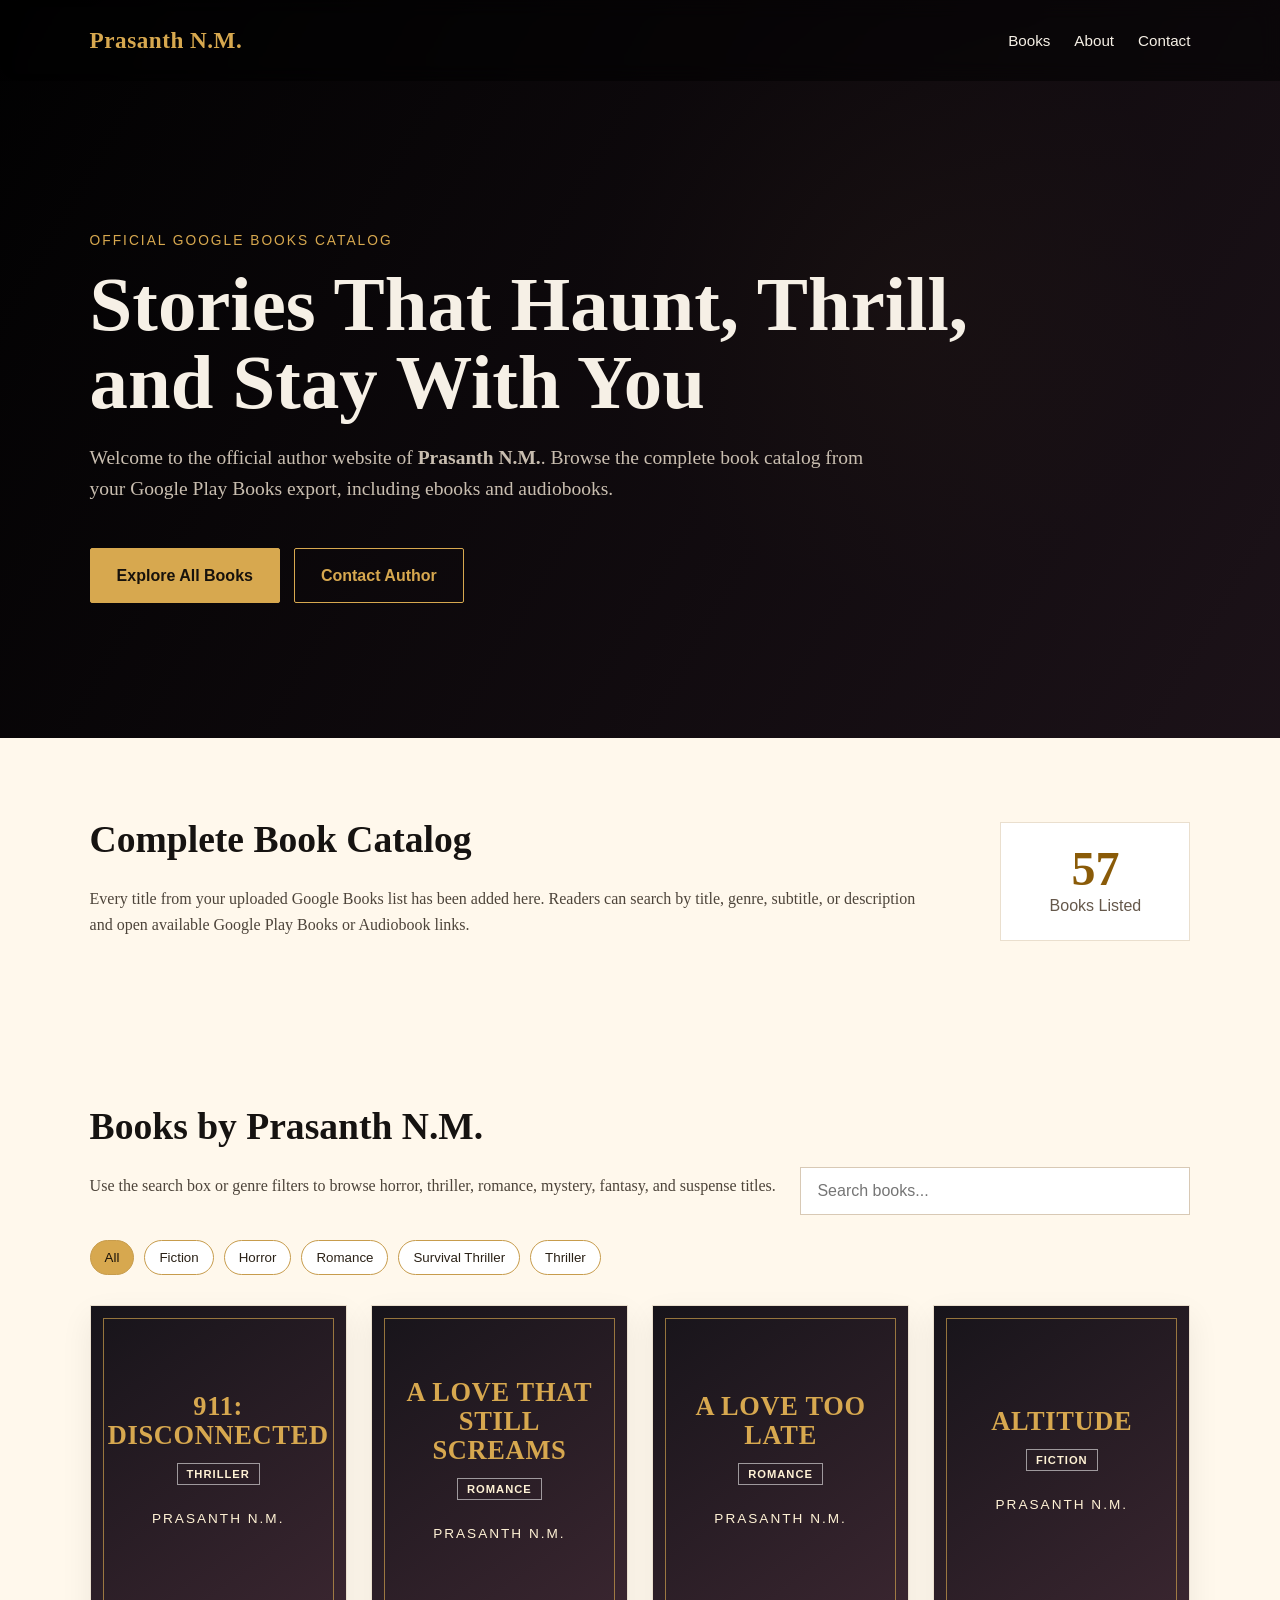
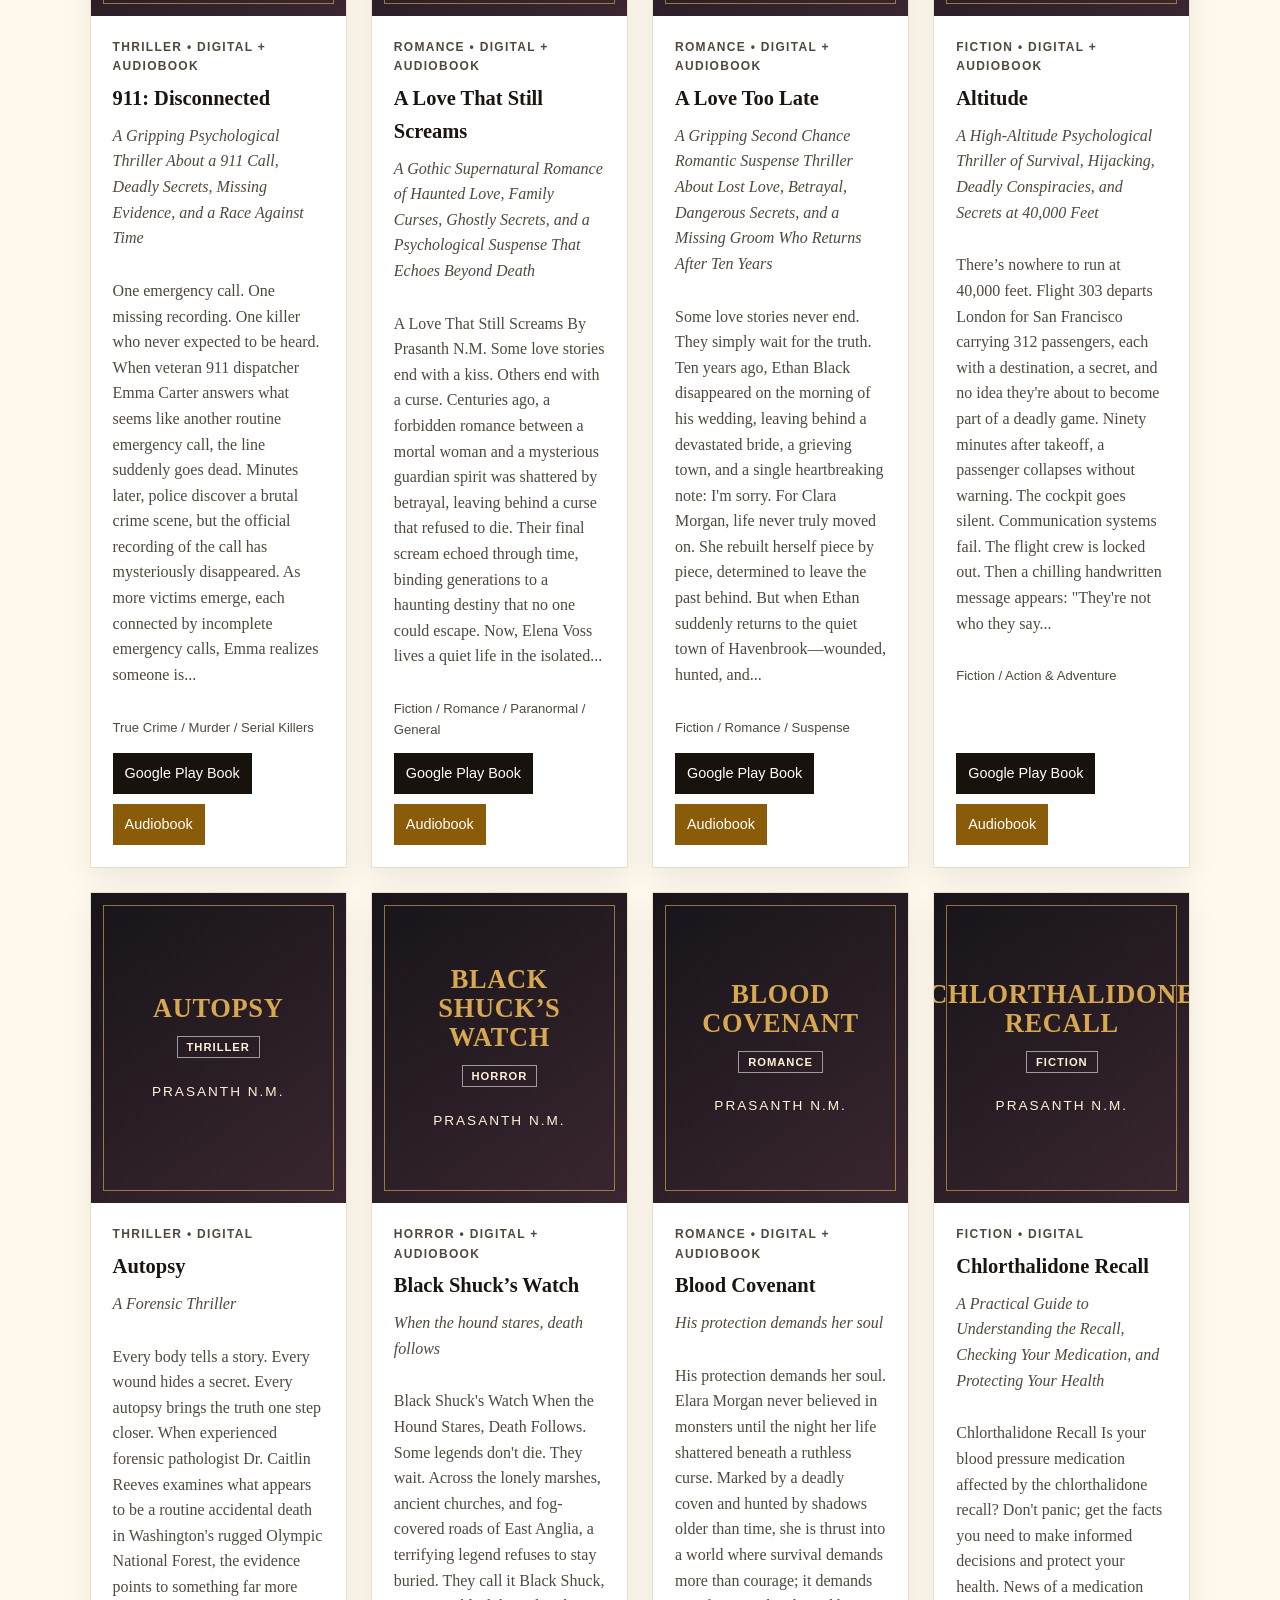
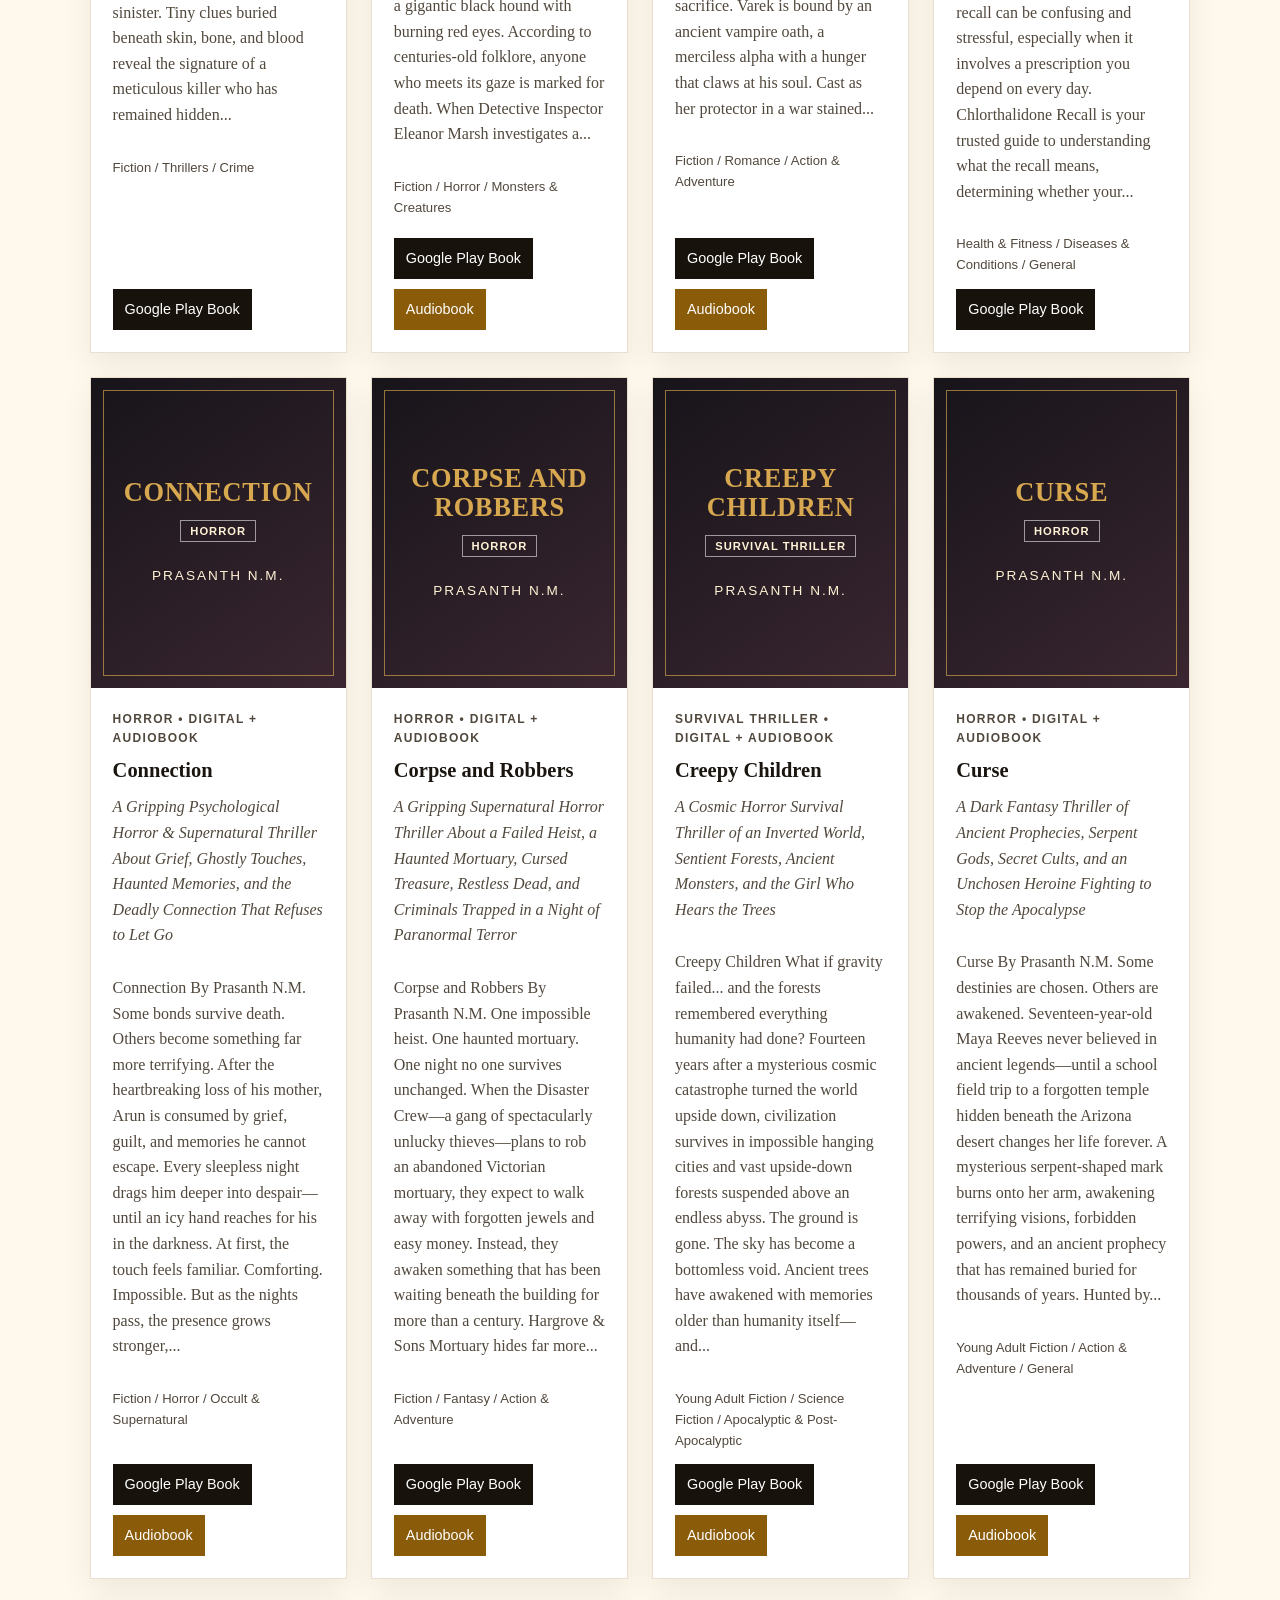
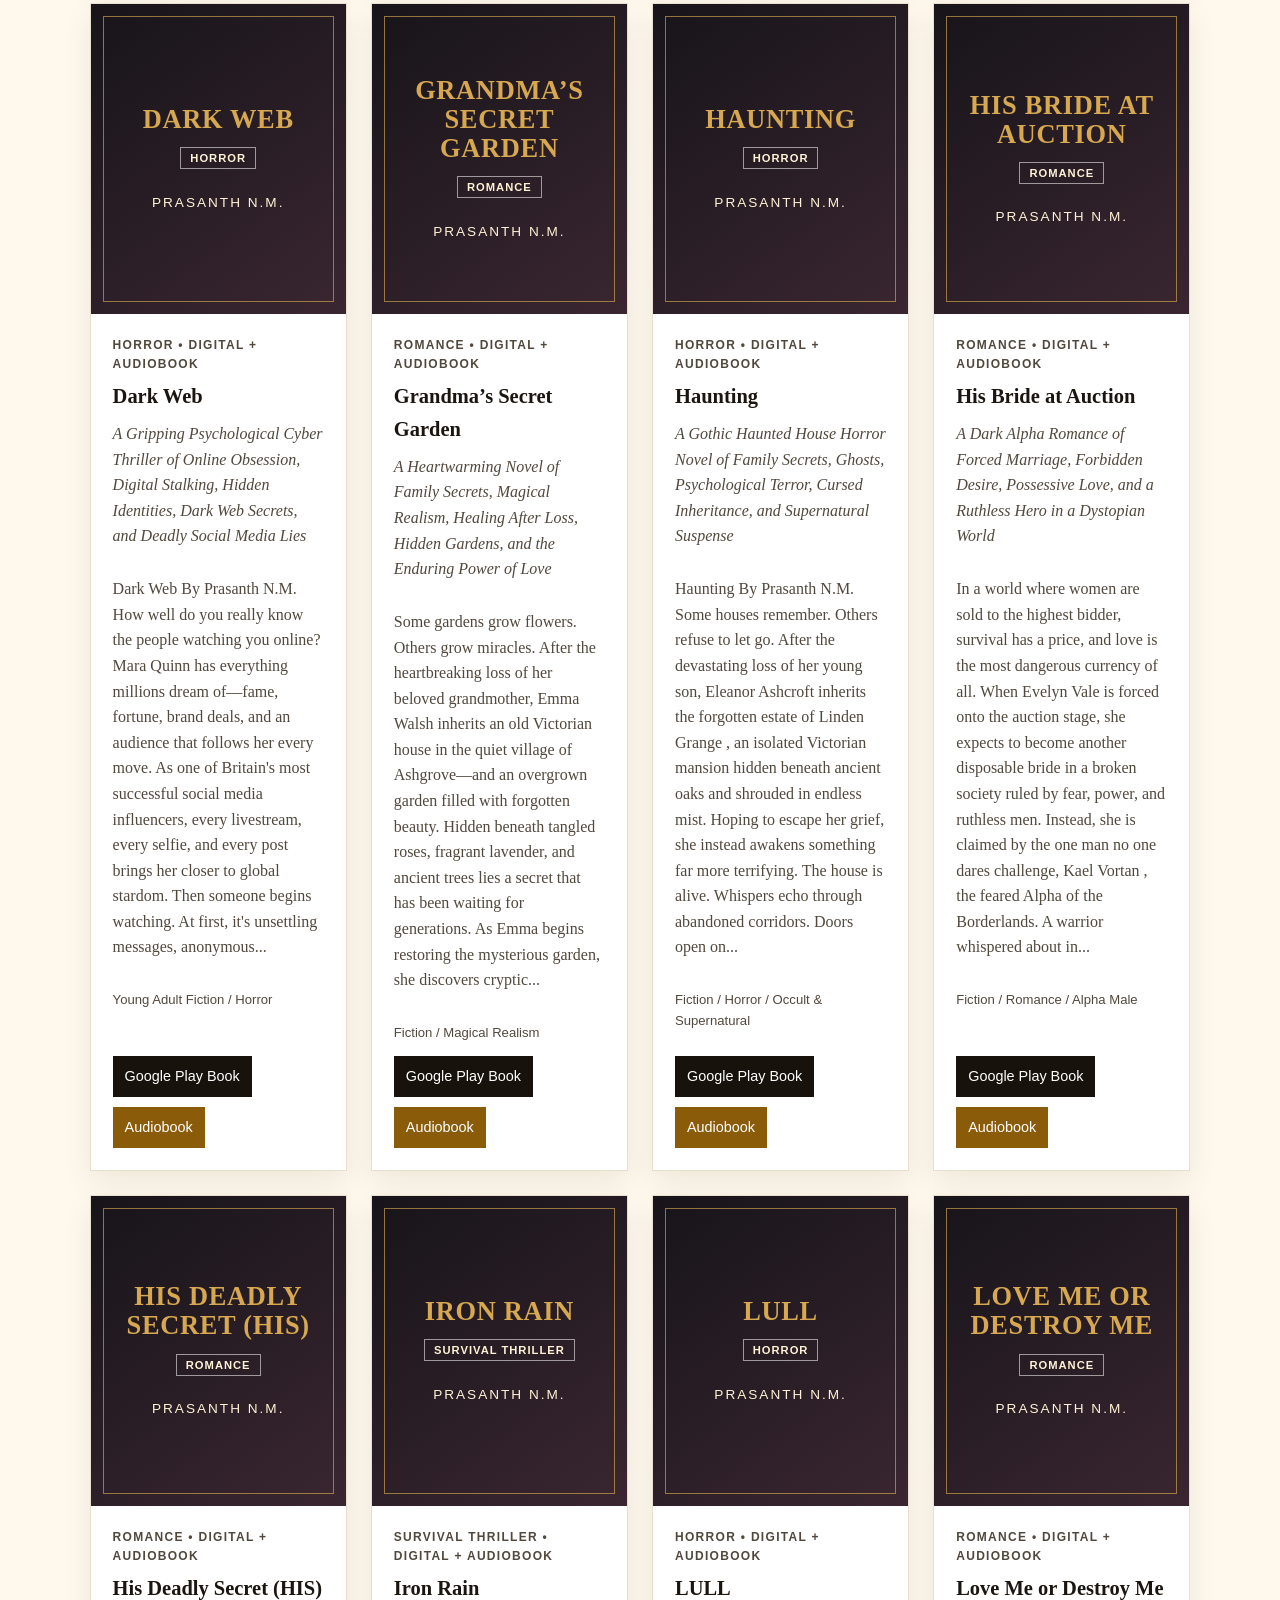
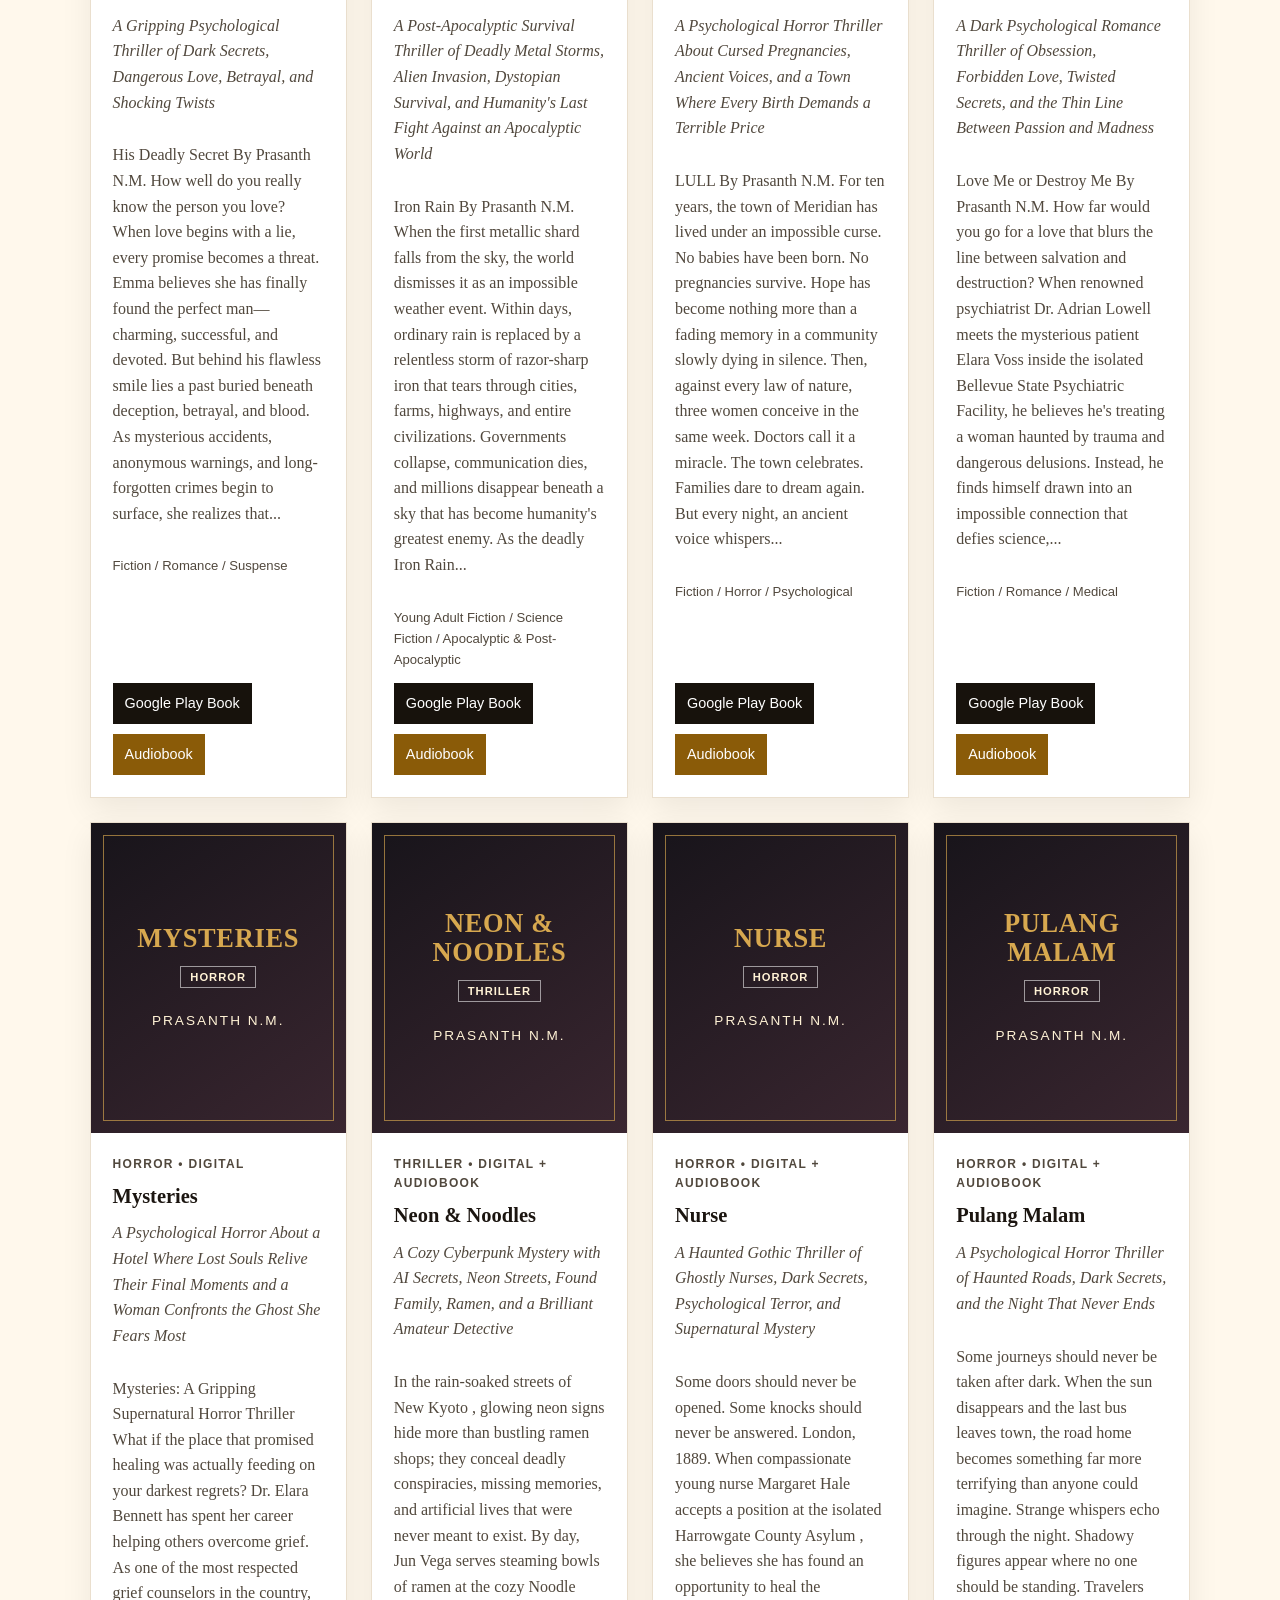
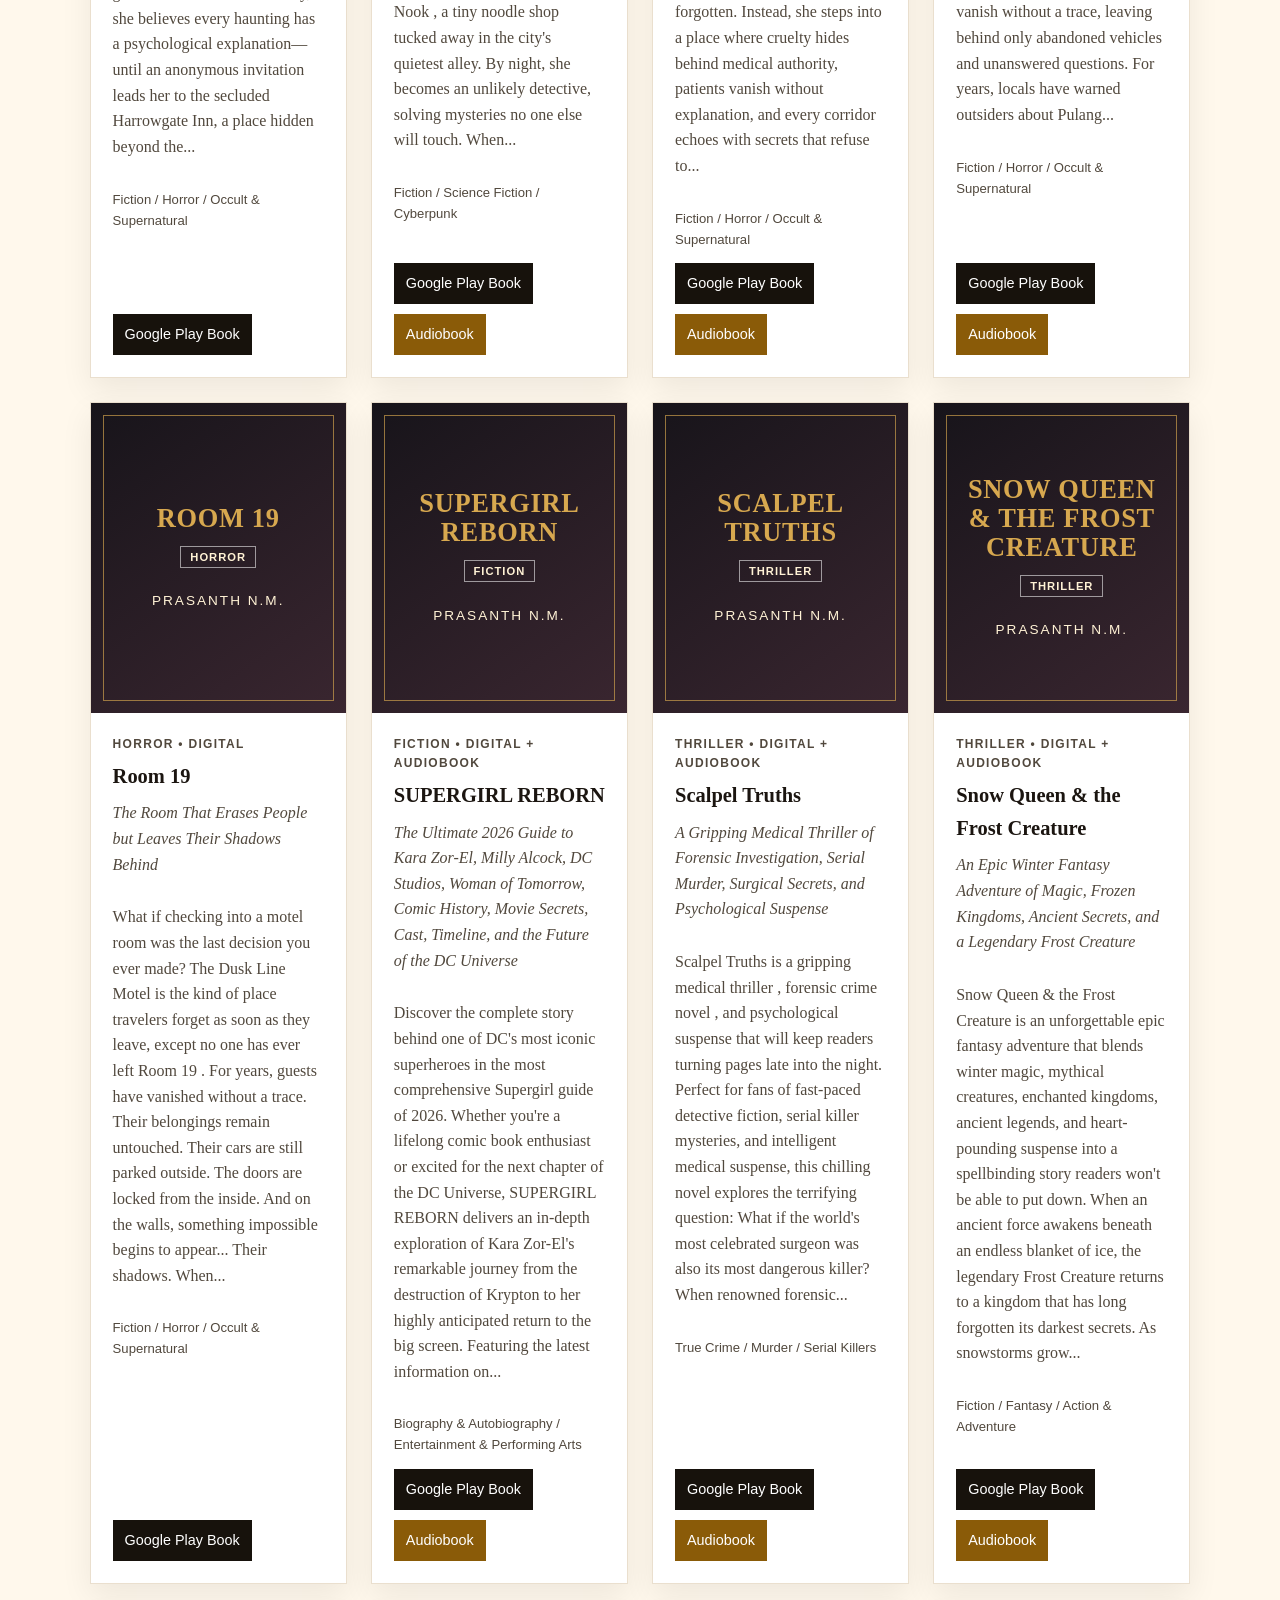
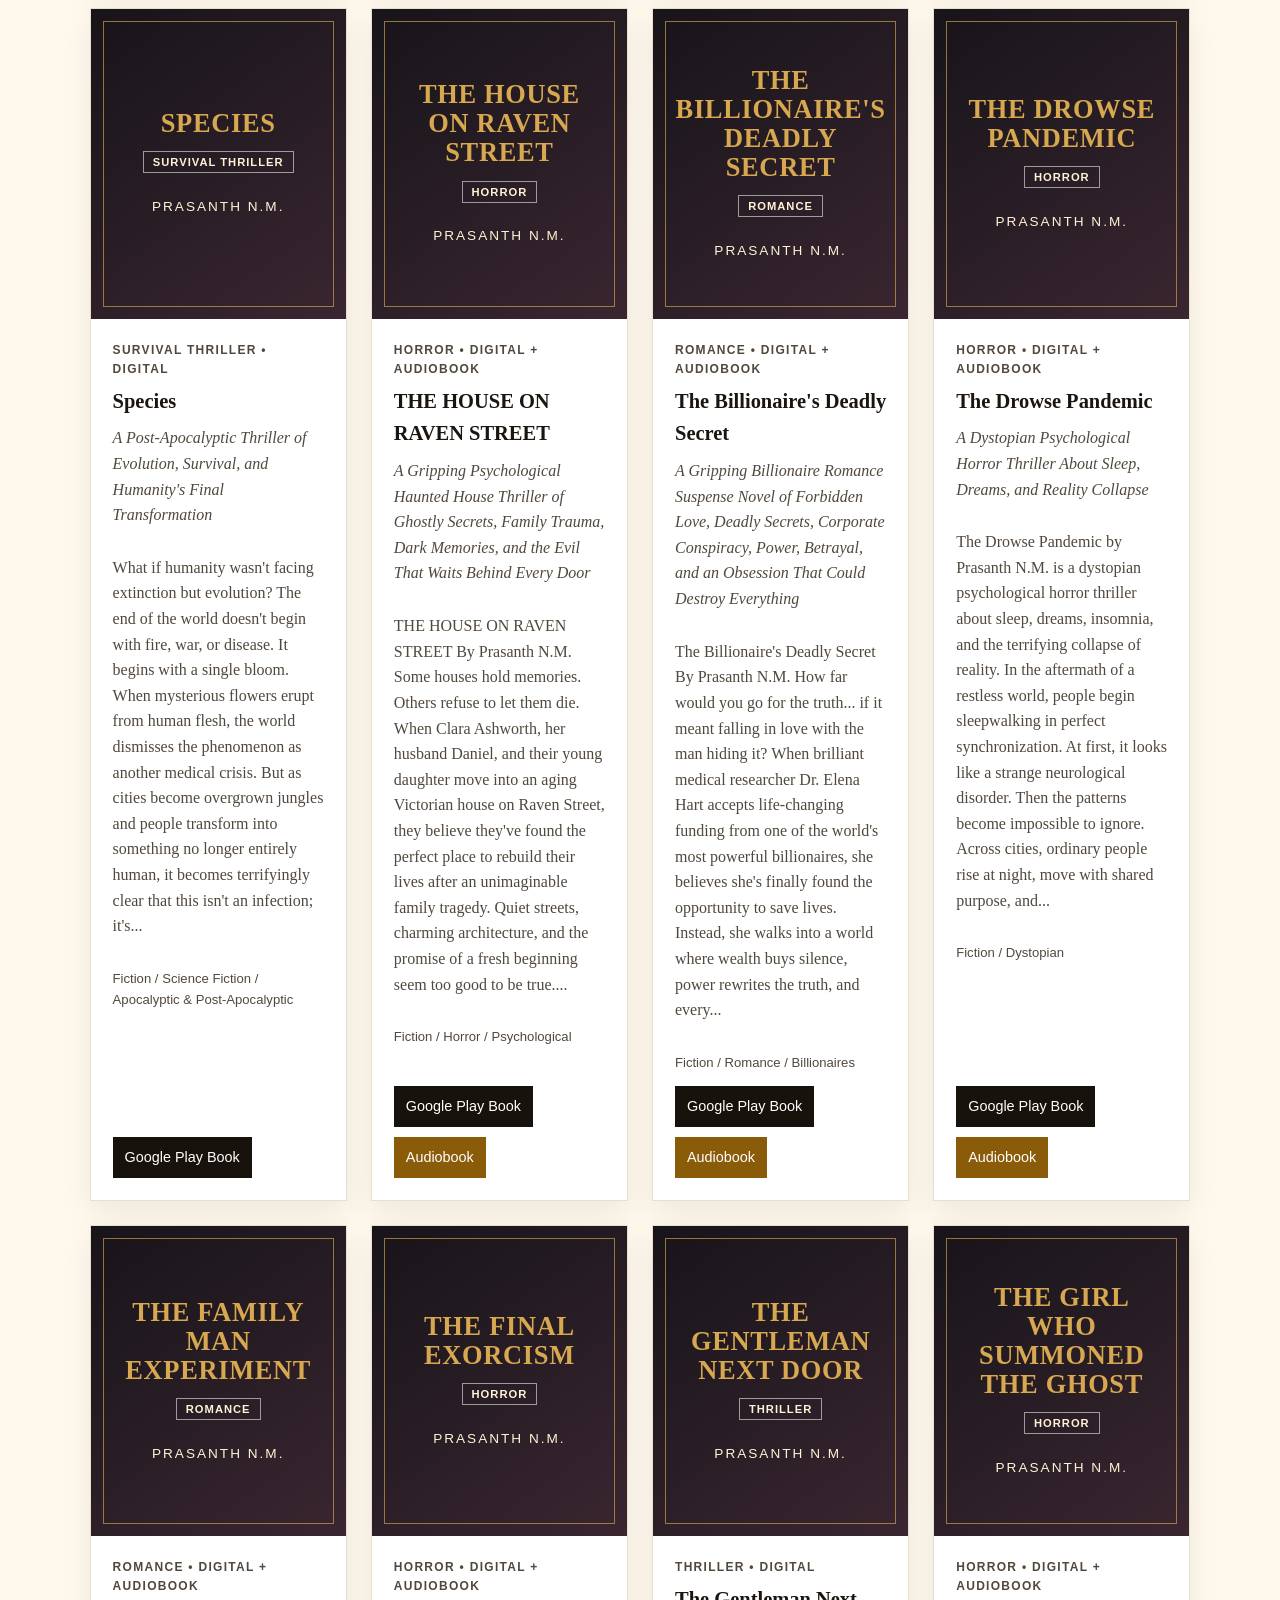
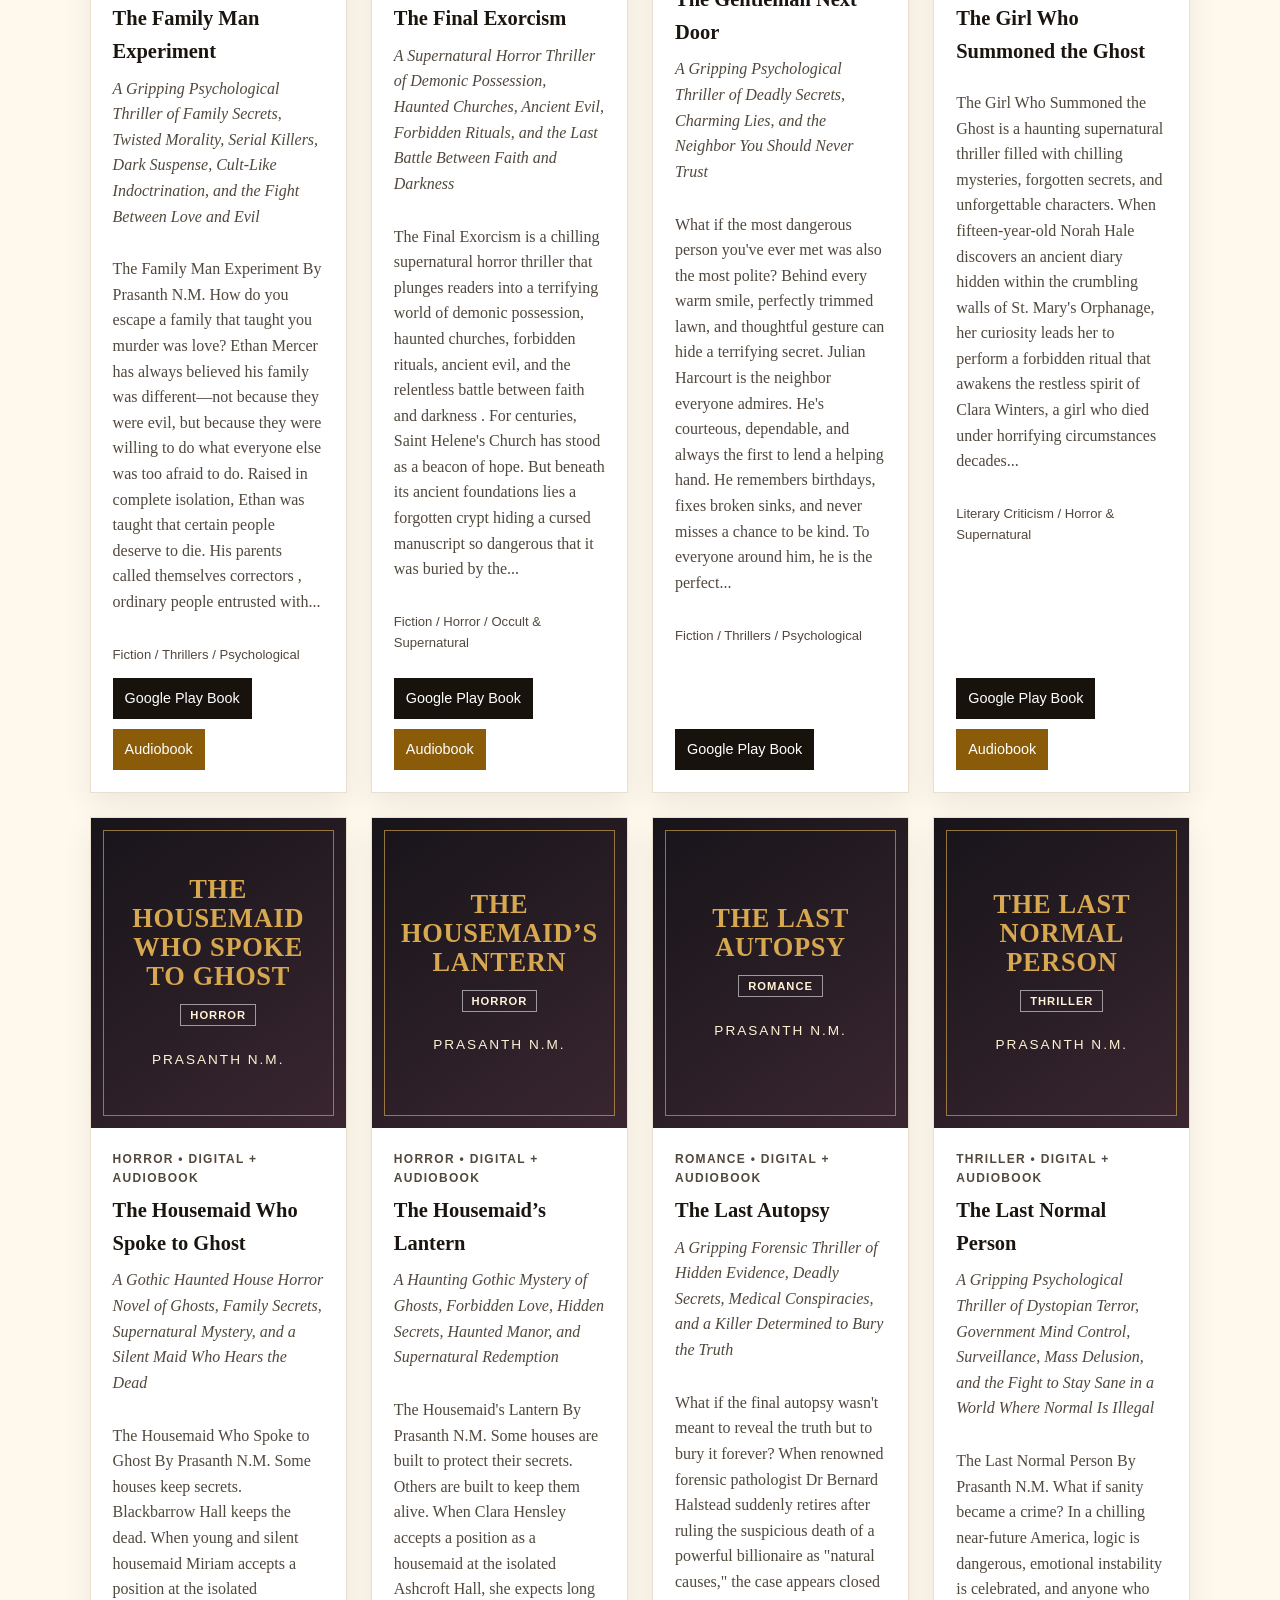
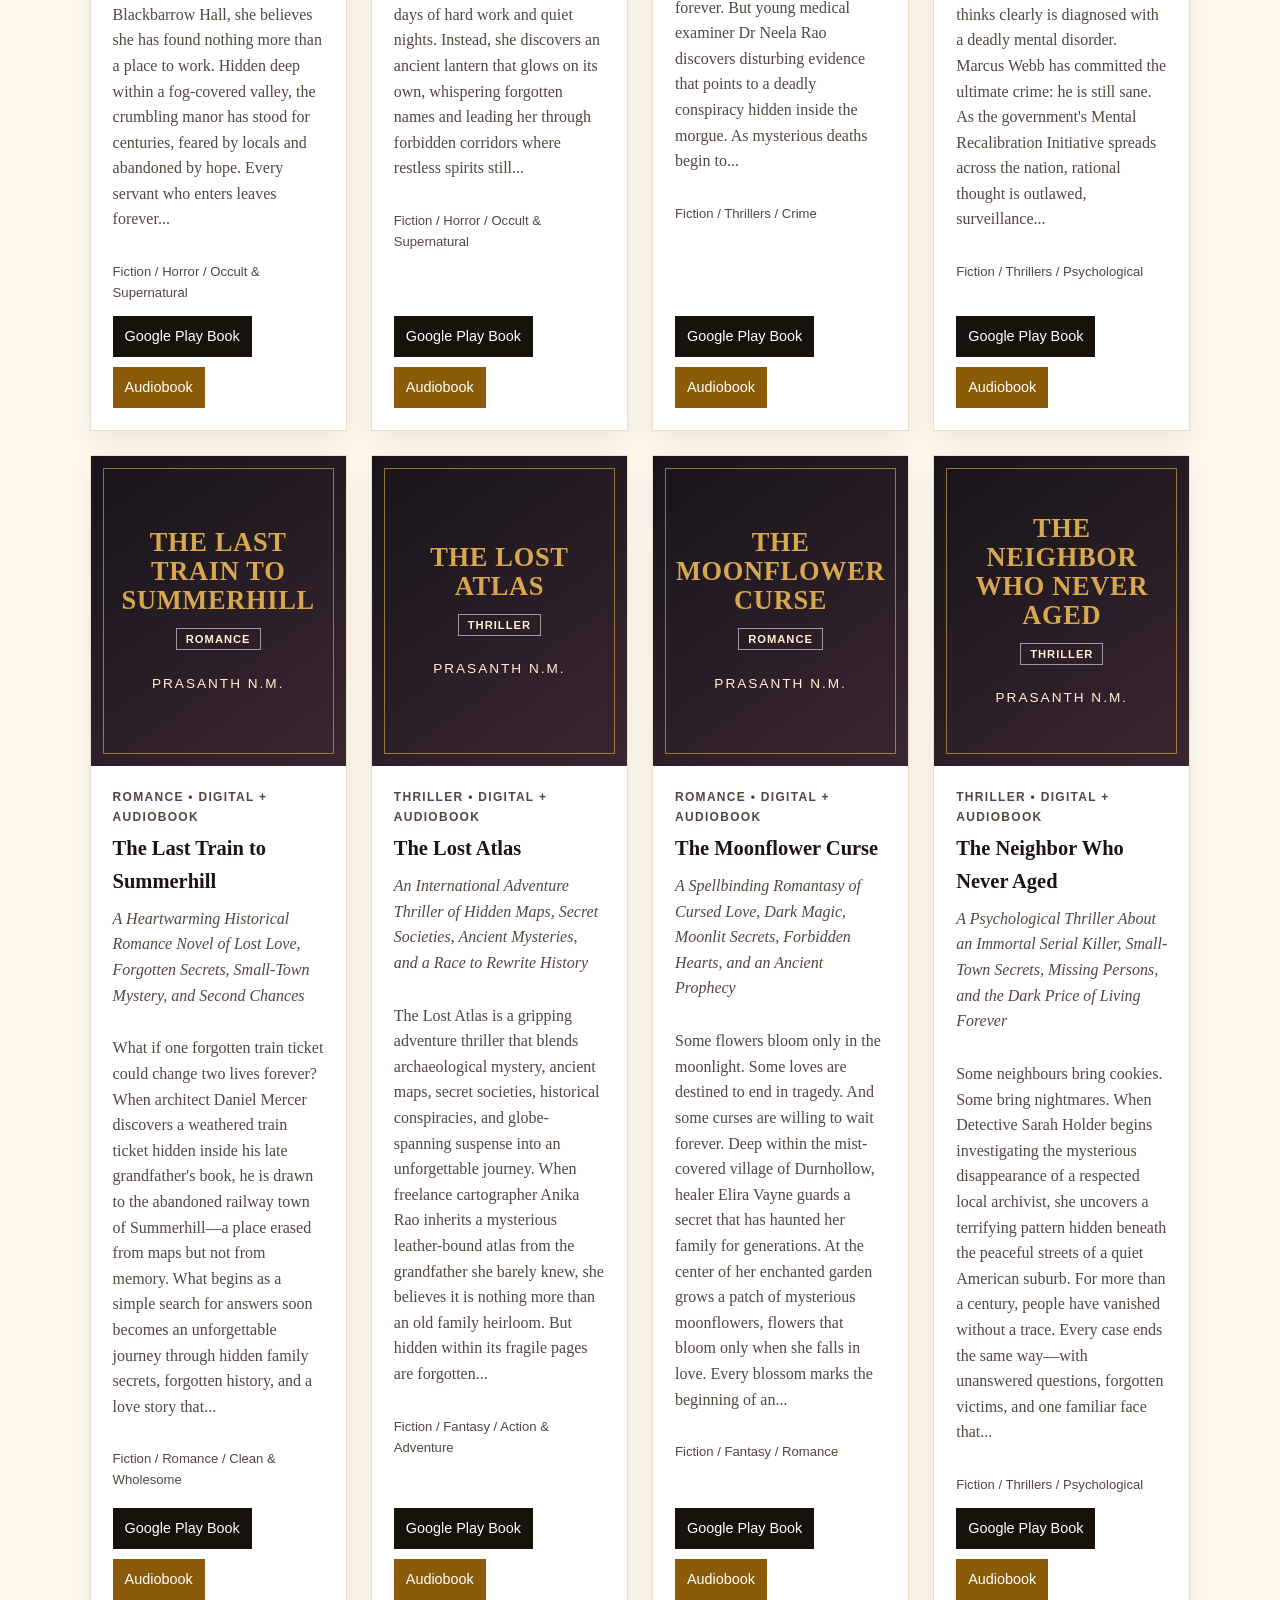
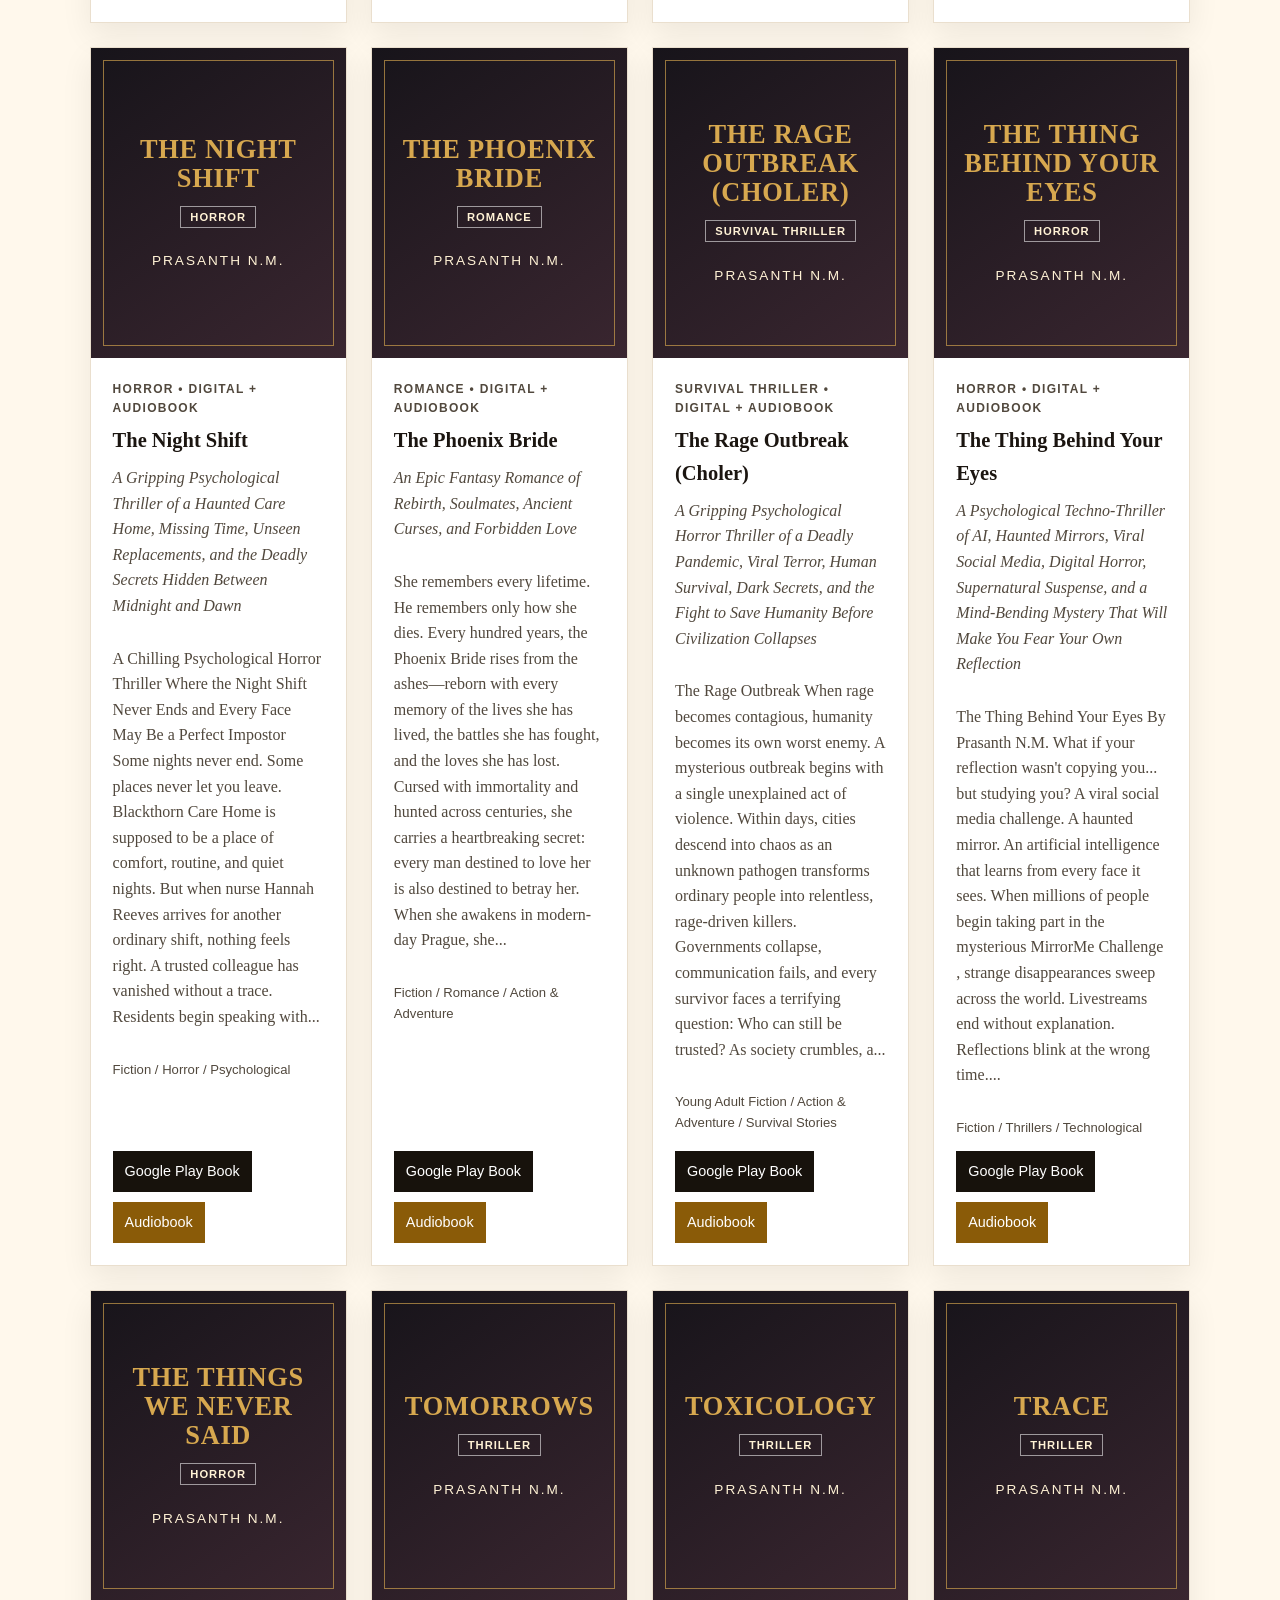
<file: index (1).html>
<!DOCTYPE html>
<html lang="en">
<head>
  <meta charset="UTF-8" />
  <meta name="viewport" content="width=device-width, initial-scale=1.0" />
  <title>Prasanth N.M. | Official Author Website & Book Catalog</title>
  <meta name="description" content="Official author website of Prasanth N.M. Browse all Google Play Books and audiobooks by Prasanth N.M. across horror, thriller, romance, mystery, fantasy, and suspense." />
  <meta name="keywords" content="Prasanth N.M., Prasanth NM books, Google Books, Google Play Books author, horror novels, psychological thriller, romance, mystery, suspense" />
  <meta name="author" content="Prasanth N.M." />
  <style>
:root{--bg:#0e0e12;--panel:#181820;--ink:#161311;--text:#f6f0e6;--muted:#c9beb0;--gold:#d7a84f;--cream:#fff8ec;--line:#eadfce}*{box-sizing:border-box}html{scroll-behavior:smooth}body{margin:0;font-family:Georgia,'Times New Roman',serif;background:var(--bg);color:var(--text);line-height:1.6}.hero{min-height:82vh;background:linear-gradient(120deg,rgba(0,0,0,.94),rgba(31,19,26,.82)),radial-gradient(circle at 70% 40%,rgba(215,168,79,.22),transparent 30%);display:flex;flex-direction:column}.nav{position:sticky;top:0;z-index:20;display:flex;justify-content:space-between;align-items:center;padding:22px 7%;background:rgba(0,0,0,.5);backdrop-filter:blur(10px)}.logo{font-size:1.45rem;color:var(--gold);font-weight:bold;letter-spacing:.5px;text-decoration:none}.links a{color:var(--text);text-decoration:none;margin-left:24px;font-family:Arial,sans-serif;font-size:.95rem}.links a:hover{color:var(--gold)}.hero-content{max-width:940px;margin:auto 7%;padding:72px 0}.tagline{color:var(--gold);text-transform:uppercase;letter-spacing:2px;font-family:Arial,sans-serif;font-size:.86rem}.hero h1{font-size:clamp(2.4rem,6vw,5.7rem);line-height:1.02;margin:14px 0}.intro{max-width:790px;font-size:1.22rem;color:var(--muted)}.hero-actions{display:flex;gap:14px;flex-wrap:wrap}.button{display:inline-block;margin-top:24px;padding:14px 26px;border:1px solid var(--gold);color:#17120c;background:var(--gold);text-decoration:none;border-radius:2px;font-family:Arial,sans-serif;font-weight:bold}.button.ghost{background:transparent;color:var(--gold)}.section{padding:72px 7%;background:var(--cream);color:var(--ink)}.intro-band{display:flex;justify-content:space-between;gap:30px;align-items:center}.section h2{font-size:2.35rem;margin:0 0 12px}.section-intro,.intro-band p{max-width:850px;color:#4d443a}.stats{min-width:190px;text-align:center;border:1px solid var(--line);background:#fff;padding:22px}.stats strong{display:block;font-size:3rem;color:#8a5b08;line-height:1}.stats span{font-family:Arial,sans-serif;color:#65584b}.section-head{display:flex;gap:24px;align-items:end;justify-content:space-between}input[type=search]{width:min(390px,100%);padding:14px 16px;border:1px solid #d8c9b5;background:#fff;font-size:1rem}.filters{display:flex;flex-wrap:wrap;gap:10px;margin:25px 0 30px}.filter{border:1px solid #c79c4c;background:#fff;padding:9px 14px;border-radius:999px;color:#2a2116;cursor:pointer}.filter.active,.filter:hover{background:var(--gold);color:#1a1209}.grid{display:grid;grid-template-columns:repeat(auto-fit,minmax(250px,1fr));gap:24px}.card{background:#fff;border:1px solid var(--line);box-shadow:0 12px 30px rgba(0,0,0,.07);overflow:hidden;display:flex;flex-direction:column}.cover{height:310px;padding:24px;background:linear-gradient(145deg,#17141a,#3a2630);display:flex;align-items:center;justify-content:center;color:var(--gold);text-align:center;position:relative}.cover:before{content:"";position:absolute;inset:12px;border:1px solid rgba(215,168,79,.65)}.cover-inner{position:relative;z-index:1}.cover-title{font-size:1.65rem;line-height:1.1;font-weight:bold;text-transform:uppercase;letter-spacing:.7px}.cover-author{margin-top:22px;font-family:Arial,sans-serif;font-size:.85rem;letter-spacing:2px;color:#fff2d5}.badge{display:inline-block;margin-top:13px;padding:4px 9px;border:1px solid rgba(255,255,255,.55);font:700 .7rem Arial,sans-serif;color:#fff2d5;text-transform:uppercase;letter-spacing:1px}.card-body{padding:22px;display:flex;flex-direction:column;flex:1}.genre{margin:0;color:#8a5b08;text-transform:uppercase;letter-spacing:1.3px;font-family:Arial,sans-serif;font-size:.75rem;font-weight:bold}.card h3{margin:.35rem 0 .4rem;color:#1b1510;font-size:1.28rem}.subtitle{font-style:italic;color:#6b5d4d;margin:.1rem 0 .7rem}.card p{color:#51483d}.subject{font-family:Arial,sans-serif;font-size:.82rem;color:#75685a}.book-actions{margin-top:auto;display:flex;gap:10px;flex-wrap:wrap}.book-btn{display:inline-block;padding:9px 12px;background:#17120c;color:#fff;text-decoration:none;font-family:Arial,sans-serif;font-size:.9rem}.book-btn.secondary{background:#8a5b08}.book-btn.muted{background:#63584f}.dark{background:#15151c;color:var(--text)}.dark p{max-width:950px;color:var(--muted);font-size:1.1rem}.contact a{color:#7c5108;font-weight:bold}.empty{padding:25px;background:#fff;border:1px dashed #c8b79f}footer{text-align:center;padding:28px;background:#09090b;color:#aaa;font-family:Arial,sans-serif}@media(max-width:800px){.nav,.section-head,.intro-band{display:block}.links{margin-top:12px}.links a{margin:0 12px 0 0}.hero-content{margin:35px 7%}.section{padding:52px 6%}input[type=search]{margin-top:12px}.cover{height:260px}}
  </style>
</head>
<body>
  <header class="hero">
    <nav class="nav">
      <a class="logo" href="#top">Prasanth N.M.</a>
      <div class="links"><a href="#books">Books</a><a href="#about">About</a><a href="#contact">Contact</a></div>
    </nav>
    <section class="hero-content" id="top">
      <p class="tagline">Official Google Books Catalog</p>
      <h1>Stories That Haunt, Thrill, and Stay With You</h1>
      <p class="intro">Welcome to the official author website of <strong>Prasanth N.M.</strong>. Browse the complete book catalog from your Google Play Books export, including ebooks and audiobooks.</p>
      <div class="hero-actions"><a class="button" href="#books">Explore All Books</a><a class="button ghost" href="#contact">Contact Author</a></div>
    </section>
  </header>
  <main>
    <section class="section intro-band">
      <div><h2>Complete Book Catalog</h2><p>Every title from your uploaded Google Books list has been added here. Readers can search by title, genre, subtitle, or description and open available Google Play Books or Audiobook links.</p></div>
      <div class="stats"><strong id="bookCount">57</strong><span>Books Listed</span></div>
    </section>
    <section class="section" id="books">
      <div class="section-head"><div><h2>Books by Prasanth N.M.</h2><p class="section-intro">Use the search box or genre filters to browse horror, thriller, romance, mystery, fantasy, and suspense titles.</p></div><input id="searchInput" type="search" placeholder="Search books..." aria-label="Search books" /></div>
      <div class="filters" id="filters"></div>
      <div class="grid" id="bookGrid"></div>
      <p id="emptyState" class="empty" hidden>No books found. Try another title or genre.</p>
    </section>
    <section class="section dark" id="about"><h2>About the Author</h2><p><strong>Prasanth N.M.</strong> writes gripping novels across horror, psychological thriller, romance, mystery, suspense, and dark fiction. His stories explore fear, love, secrets, betrayal, haunted places, emotional darkness, and the hidden side of human nature.</p><p>With cinematic storytelling and a strong traditional love for powerful plots, memorable characters, and page-turning suspense, Prasanth N.M. creates books for readers who enjoy atmosphere, emotion, and twists.</p></section>
    <section class="section contact" id="contact"><h2>Contact</h2><p>For book updates, publishing information, and reader inquiries, contact:</p><p><a href="mailto:prasanth.yogamaster@gmail.com">prasanth.yogamaster@gmail.com</a></p></section>
  </main>
  <footer><p>© 2026 Prasanth N.M. All rights reserved.</p></footer>
<script>
const books = [{"title": "911: Disconnected", "subtitle": "A Gripping Psychological Thriller About a 911 Call, Deadly Secrets, Missing Evidence, and a Race Against Time", "genre": "Thriller", "format": "Digital + Audiobook", "desc": "One emergency call. One missing recording. One killer who never expected to be heard. When veteran 911 dispatcher Emma Carter answers what seems like another routine emergency call, the line suddenly goes dead. Minutes later, police discover a brutal crime scene, but the official recording of the call has mysteriously disappeared. As more victims emerge, each connected by incomplete emergency calls, Emma realizes someone is...", "google": "https://play.google.com/store/books/details?id=L43vEQAAQBAJ", "audiobook": "https://play.google.com/store/audiobooks/details?id=AQAAAEB6JnlmEM", "subject": "True Crime / Murder / Serial Killers"}, {"title": "A Love That Still Screams", "subtitle": "A Gothic Supernatural Romance of Haunted Love, Family Curses, Ghostly Secrets, and a Psychological Suspense That Echoes Beyond Death", "genre": "Romance", "format": "Digital + Audiobook", "desc": "A Love That Still Screams By Prasanth N.M. Some love stories end with a kiss. Others end with a curse. Centuries ago, a forbidden romance between a mortal woman and a mysterious guardian spirit was shattered by betrayal, leaving behind a curse that refused to die. Their final scream echoed through time, binding generations to a haunting destiny that no one could escape. Now, Elena Voss lives a quiet life in the isolated...", "google": "https://play.google.com/store/books/details?id=J2PwEQAAQBAJ", "audiobook": "https://play.google.com/store/audiobooks/details?id=AQAAAEB6jnHOGM", "subject": "Fiction / Romance / Paranormal / General"}, {"title": "A Love Too Late", "subtitle": "A Gripping Second Chance Romantic Suspense Thriller About Lost Love, Betrayal, Dangerous Secrets, and a Missing Groom Who Returns After Ten Years", "genre": "Romance", "format": "Digital + Audiobook", "desc": "Some love stories never end. They simply wait for the truth. Ten years ago, Ethan Black disappeared on the morning of his wedding, leaving behind a devastated bride, a grieving town, and a single heartbreaking note: I'm sorry. For Clara Morgan, life never truly moved on. She rebuilt herself piece by piece, determined to leave the past behind. But when Ethan suddenly returns to the quiet town of Havenbrook—wounded, hunted, and...", "google": "https://play.google.com/store/books/details?id=Vo_vEQAAQBAJ", "audiobook": "https://play.google.com/store/audiobooks/details?id=AQAAAEB6ZiUmTM", "subject": "Fiction / Romance / Suspense"}, {"title": "Altitude", "subtitle": "A High-Altitude Psychological Thriller of Survival, Hijacking, Deadly Conspiracies, and Secrets at 40,000 Feet", "genre": "Fiction", "format": "Digital + Audiobook", "desc": "There’s nowhere to run at 40,000 feet. Flight 303 departs London for San Francisco carrying 312 passengers, each with a destination, a secret, and no idea they're about to become part of a deadly game. Ninety minutes after takeoff, a passenger collapses without warning. The cockpit goes silent. Communication systems fail. The flight crew is locked out. Then a chilling handwritten message appears: \"They're not who they say...", "google": "https://play.google.com/store/books/details?id=kV_vEQAAQBAJ", "audiobook": "https://play.google.com/store/audiobooks/details?id=AQAAAEB6hkHGKM", "subject": "Fiction / Action & Adventure"}, {"title": "Autopsy", "subtitle": "A Forensic Thriller", "genre": "Thriller", "format": "Digital", "desc": "Every body tells a story. Every wound hides a secret. Every autopsy brings the truth one step closer. When experienced forensic pathologist Dr. Caitlin Reeves examines what appears to be a routine accidental death in Washington's rugged Olympic National Forest, the evidence points to something far more sinister. Tiny clues buried beneath skin, bone, and blood reveal the signature of a meticulous killer who has remained hidden...", "google": "https://play.google.com/store/books/details?id=zKvuEQAAQBAJ", "audiobook": "", "subject": "Fiction / Thrillers / Crime"}, {"title": "Black Shuck’s Watch", "subtitle": "When the hound stares, death follows", "genre": "Horror", "format": "Digital + Audiobook", "desc": "Black Shuck's Watch When the Hound Stares, Death Follows. Some legends don't die. They wait. Across the lonely marshes, ancient churches, and fog-covered roads of East Anglia, a terrifying legend refuses to stay buried. They call it Black Shuck, a gigantic black hound with burning red eyes. According to centuries-old folklore, anyone who meets its gaze is marked for death. When Detective Inspector Eleanor Marsh investigates a...", "google": "https://play.google.com/store/books/details?id=F4LuEQAAQBAJ", "audiobook": "https://play.google.com/store/audiobooks/details?id=AQAAAEB6ugX6bM", "subject": "Fiction / Horror / Monsters & Creatures"}, {"title": "Blood Covenant", "subtitle": "His protection demands her soul", "genre": "Romance", "format": "Digital + Audiobook", "desc": "His protection demands her soul. Elara Morgan never believed in monsters until the night her life shattered beneath a ruthless curse. Marked by a deadly coven and hunted by shadows older than time, she is thrust into a world where survival demands more than courage; it demands sacrifice. Varek is bound by an ancient vampire oath, a merciless alpha with a hunger that claws at his soul. Cast as her protector in a war stained...", "google": "https://play.google.com/store/books/details?id=HOWLEQAAQBAJ", "audiobook": "https://play.google.com/store/audiobooks/details?id=AQAAAEB6UncSHM", "subject": "Fiction / Romance / Action & Adventure"}, {"title": "Chlorthalidone Recall", "subtitle": "A Practical Guide to Understanding the Recall, Checking Your Medication, and Protecting Your Health", "genre": "Fiction", "format": "Digital", "desc": "Chlorthalidone Recall Is your blood pressure medication affected by the chlorthalidone recall? Don't panic; get the facts you need to make informed decisions and protect your health. News of a medication recall can be confusing and stressful, especially when it involves a prescription you depend on every day. Chlorthalidone Recall is your trusted guide to understanding what the recall means, determining whether your...", "google": "https://play.google.com/store/books/details?id=FtLuEQAAQBAJ", "audiobook": "", "subject": "Health & Fitness / Diseases & Conditions / General"}, {"title": "Connection", "subtitle": "A Gripping Psychological Horror & Supernatural Thriller About Grief, Ghostly Touches, Haunted Memories, and the Deadly Connection That Refuses to Let Go", "genre": "Horror", "format": "Digital + Audiobook", "desc": "Connection By Prasanth N.M. Some bonds survive death. Others become something far more terrifying. After the heartbreaking loss of his mother, Arun is consumed by grief, guilt, and memories he cannot escape. Every sleepless night drags him deeper into despair—until an icy hand reaches for his in the darkness. At first, the touch feels familiar. Comforting. Impossible. But as the nights pass, the presence grows stronger,...", "google": "https://play.google.com/store/books/details?id=rx7wEQAAQBAJ", "audiobook": "https://play.google.com/store/audiobooks/details?id=AQAAAEB6jm7OBM", "subject": "Fiction / Horror / Occult & Supernatural"}, {"title": "Corpse and Robbers", "subtitle": "A Gripping Supernatural Horror Thriller About a Failed Heist, a Haunted Mortuary, Cursed Treasure, Restless Dead, and Criminals Trapped in a Night of Paranormal Terror", "genre": "Horror", "format": "Digital + Audiobook", "desc": "Corpse and Robbers By Prasanth N.M. One impossible heist. One haunted mortuary. One night no one survives unchanged. When the Disaster Crew—a gang of spectacularly unlucky thieves—plans to rob an abandoned Victorian mortuary, they expect to walk away with forgotten jewels and easy money. Instead, they awaken something that has been waiting beneath the building for more than a century. Hargrove & Sons Mortuary hides far more...", "google": "https://play.google.com/store/books/details?id=JavvEQAAQBAJ", "audiobook": "https://play.google.com/store/audiobooks/details?id=AQAAAEB6lmXWDM", "subject": "Fiction / Fantasy / Action & Adventure"}, {"title": "Creepy Children", "subtitle": "A Cosmic Horror Survival Thriller of an Inverted World, Sentient Forests, Ancient Monsters, and the Girl Who Hears the Trees", "genre": "Survival Thriller", "format": "Digital + Audiobook", "desc": "Creepy Children What if gravity failed... and the forests remembered everything humanity had done? Fourteen years after a mysterious cosmic catastrophe turned the world upside down, civilization survives in impossible hanging cities and vast upside-down forests suspended above an endless abyss. The ground is gone. The sky has become a bottomless void. Ancient trees have awakened with memories older than humanity itself—and...", "google": "https://play.google.com/store/books/details?id=28zvEQAAQBAJ", "audiobook": "https://play.google.com/store/audiobooks/details?id=AQAAAEB61l2WNM", "subject": "Young Adult Fiction / Science Fiction / Apocalyptic & Post-Apocalyptic"}, {"title": "Curse", "subtitle": "A Dark Fantasy Thriller of Ancient Prophecies, Serpent Gods, Secret Cults, and an Unchosen Heroine Fighting to Stop the Apocalypse", "genre": "Horror", "format": "Digital + Audiobook", "desc": "Curse By Prasanth N.M. Some destinies are chosen. Others are awakened. Seventeen-year-old Maya Reeves never believed in ancient legends—until a school field trip to a forgotten temple hidden beneath the Arizona desert changes her life forever. A mysterious serpent-shaped mark burns onto her arm, awakening terrifying visions, forbidden powers, and an ancient prophecy that has remained buried for thousands of years. Hunted by...", "google": "https://play.google.com/store/books/details?id=SxPwEQAAQBAJ", "audiobook": "https://play.google.com/store/audiobooks/details?id=AQAAAEB69nm2EM", "subject": "Young Adult Fiction / Action & Adventure / General"}, {"title": "Dark Web", "subtitle": "A Gripping Psychological Cyber Thriller of Online Obsession, Digital Stalking, Hidden Identities, Dark Web Secrets, and Deadly Social Media Lies", "genre": "Horror", "format": "Digital + Audiobook", "desc": "Dark Web By Prasanth N.M. How well do you really know the people watching you online? Mara Quinn has everything millions dream of—fame, fortune, brand deals, and an audience that follows her every move. As one of Britain's most successful social media influencers, every livestream, every selfie, and every post brings her closer to global stardom. Then someone begins watching. At first, it's unsettling messages, anonymous...", "google": "https://play.google.com/store/books/details?id=lh_wEQAAQBAJ", "audiobook": "https://play.google.com/store/audiobooks/details?id=AQAAAEB6zhGOeM", "subject": "Young Adult Fiction / Horror"}, {"title": "Grandma’s Secret Garden", "subtitle": "A Heartwarming Novel of Family Secrets, Magical Realism, Healing After Loss, Hidden Gardens, and the Enduring Power of Love", "genre": "Romance", "format": "Digital + Audiobook", "desc": "Some gardens grow flowers. Others grow miracles. After the heartbreaking loss of her beloved grandmother, Emma Walsh inherits an old Victorian house in the quiet village of Ashgrove—and an overgrown garden filled with forgotten beauty. Hidden beneath tangled roses, fragrant lavender, and ancient trees lies a secret that has been waiting for generations. As Emma begins restoring the mysterious garden, she discovers cryptic...", "google": "https://play.google.com/store/books/details?id=sJDvEQAAQBAJ", "audiobook": "https://play.google.com/store/audiobooks/details?id=AQAAAEB6ZjQmXM", "subject": "Fiction / Magical Realism"}, {"title": "Haunting", "subtitle": "A Gothic Haunted House Horror Novel of Family Secrets, Ghosts, Psychological Terror, Cursed Inheritance, and Supernatural Suspense", "genre": "Horror", "format": "Digital + Audiobook", "desc": "Haunting By Prasanth N.M. Some houses remember. Others refuse to let go. After the devastating loss of her young son, Eleanor Ashcroft inherits the forgotten estate of Linden Grange , an isolated Victorian mansion hidden beneath ancient oaks and shrouded in endless mist. Hoping to escape her grief, she instead awakens something far more terrifying. The house is alive. Whispers echo through abandoned corridors. Doors open on...", "google": "https://play.google.com/store/books/details?id=NB_wEQAAQBAJ", "audiobook": "https://play.google.com/store/audiobooks/details?id=AQAAAEB6TjEOWM", "subject": "Fiction / Horror / Occult & Supernatural"}, {"title": "His Bride at Auction", "subtitle": "A Dark Alpha Romance of Forced Marriage, Forbidden Desire, Possessive Love, and a Ruthless Hero in a Dystopian World", "genre": "Romance", "format": "Digital + Audiobook", "desc": "In a world where women are sold to the highest bidder, survival has a price, and love is the most dangerous currency of all. When Evelyn Vale is forced onto the auction stage, she expects to become another disposable bride in a broken society ruled by fear, power, and ruthless men. Instead, she is claimed by the one man no one dares challenge, Kael Vortan , the feared Alpha of the Borderlands. A warrior whispered about in...", "google": "https://play.google.com/store/books/details?id=jmDvEQAAQBAJ", "audiobook": "https://play.google.com/store/audiobooks/details?id=AQAAAEB6hiHGSM", "subject": "Fiction / Romance / Alpha Male"}, {"title": "His Deadly Secret (HIS)", "subtitle": "A Gripping Psychological Thriller of Dark Secrets, Dangerous Love, Betrayal, and Shocking Twists", "genre": "Romance", "format": "Digital + Audiobook", "desc": "His Deadly Secret By Prasanth N.M. How well do you really know the person you love? When love begins with a lie, every promise becomes a threat. Emma believes she has finally found the perfect man—charming, successful, and devoted. But behind his flawless smile lies a past buried beneath deception, betrayal, and blood. As mysterious accidents, anonymous warnings, and long-forgotten crimes begin to surface, she realizes that...", "google": "https://play.google.com/store/books/details?id=SBHwEQAAQBAJ", "audiobook": "https://play.google.com/store/audiobooks/details?id=AQAAAEB69n62FM", "subject": "Fiction / Romance / Suspense"}, {"title": "Iron Rain", "subtitle": "A Post-Apocalyptic Survival Thriller of Deadly Metal Storms, Alien Invasion, Dystopian Survival, and Humanity's Last Fight Against an Apocalyptic World", "genre": "Survival Thriller", "format": "Digital + Audiobook", "desc": "Iron Rain By Prasanth N.M. When the first metallic shard falls from the sky, the world dismisses it as an impossible weather event. Within days, ordinary rain is replaced by a relentless storm of razor-sharp iron that tears through cities, farms, highways, and entire civilizations. Governments collapse, communication dies, and millions disappear beneath a sky that has become humanity's greatest enemy. As the deadly Iron Rain...", "google": "https://play.google.com/store/books/details?id=ymXwEQAAQBAJ", "audiobook": "https://play.google.com/store/audiobooks/details?id=AQAAAEB6zmuOAM", "subject": "Young Adult Fiction / Science Fiction / Apocalyptic & Post-Apocalyptic"}, {"title": "LULL", "subtitle": "A Psychological Horror Thriller About Cursed Pregnancies, Ancient Voices, and a Town Where Every Birth Demands a Terrible Price", "genre": "Horror", "format": "Digital + Audiobook", "desc": "LULL By Prasanth N.M. For ten years, the town of Meridian has lived under an impossible curse. No babies have been born. No pregnancies survive. Hope has become nothing more than a fading memory in a community slowly dying in silence. Then, against every law of nature, three women conceive in the same week. Doctors call it a miracle. The town celebrates. Families dare to dream again. But every night, an ancient voice whispers...", "google": "https://play.google.com/store/books/details?id=f6nvEQAAQBAJ", "audiobook": "https://play.google.com/store/audiobooks/details?id=AQAAAEB6FlVWPM", "subject": "Fiction / Horror / Psychological"}, {"title": "Love Me or Destroy Me", "subtitle": "A Dark Psychological Romance Thriller of Obsession, Forbidden Love, Twisted Secrets, and the Thin Line Between Passion and Madness", "genre": "Romance", "format": "Digital + Audiobook", "desc": "Love Me or Destroy Me By Prasanth N.M. How far would you go for a love that blurs the line between salvation and destruction? When renowned psychiatrist Dr. Adrian Lowell meets the mysterious patient Elara Voss inside the isolated Bellevue State Psychiatric Facility, he believes he's treating a woman haunted by trauma and dangerous delusions. Instead, he finds himself drawn into an impossible connection that defies science,...", "google": "https://play.google.com/store/books/details?id=fWbwEQAAQBAJ", "audiobook": "https://play.google.com/store/audiobooks/details?id=AQAAAEB6zkuOIM", "subject": "Fiction / Romance / Medical"}, {"title": "Mysteries", "subtitle": "A Psychological Horror About a Hotel Where Lost Souls Relive Their Final Moments and a Woman Confronts the Ghost She Fears Most", "genre": "Horror", "format": "Digital", "desc": "Mysteries: A Gripping Supernatural Horror Thriller What if the place that promised healing was actually feeding on your darkest regrets? Dr. Elara Bennett has spent her career helping others overcome grief. As one of the most respected grief counselors in the country, she believes every haunting has a psychological explanation—until an anonymous invitation leads her to the secluded Harrowgate Inn, a place hidden beyond the...", "google": "https://play.google.com/store/books/details?id=KNXuEQAAQBAJ", "audiobook": "", "subject": "Fiction / Horror / Occult & Supernatural"}, {"title": "Neon & Noodles", "subtitle": "A Cozy Cyberpunk Mystery with AI Secrets, Neon Streets, Found Family, Ramen, and a Brilliant Amateur Detective", "genre": "Thriller", "format": "Digital + Audiobook", "desc": "In the rain-soaked streets of New Kyoto , glowing neon signs hide more than bustling ramen shops; they conceal deadly conspiracies, missing memories, and artificial lives that were never meant to exist. By day, Jun Vega serves steaming bowls of ramen at the cozy Noodle Nook , a tiny noodle shop tucked away in the city's quietest alley. By night, she becomes an unlikely detective, solving mysteries no one else will touch. When...", "google": "https://play.google.com/store/books/details?id=6mHvEQAAQBAJ", "audiobook": "https://play.google.com/store/audiobooks/details?id=AQAAAEB6RmkGAM", "subject": "Fiction / Science Fiction / Cyberpunk"}, {"title": "Nurse", "subtitle": "A Haunted Gothic Thriller of Ghostly Nurses, Dark Secrets, Psychological Terror, and Supernatural Mystery", "genre": "Horror", "format": "Digital + Audiobook", "desc": "Some doors should never be opened. Some knocks should never be answered. London, 1889. When compassionate young nurse Margaret Hale accepts a position at the isolated Harrowgate County Asylum , she believes she has found an opportunity to heal the forgotten. Instead, she steps into a place where cruelty hides behind medical authority, patients vanish without explanation, and every corridor echoes with secrets that refuse to...", "google": "https://play.google.com/store/books/details?id=JoruEQAAQBAJ", "audiobook": "https://play.google.com/store/audiobooks/details?id=AQAAAEB6ekA6KM", "subject": "Fiction / Horror / Occult & Supernatural"}, {"title": "Pulang Malam", "subtitle": "A Psychological Horror Thriller of Haunted Roads, Dark Secrets, and the Night That Never Ends", "genre": "Horror", "format": "Digital + Audiobook", "desc": "Some journeys should never be taken after dark. When the sun disappears and the last bus leaves town, the road home becomes something far more terrifying than anyone could imagine. Strange whispers echo through the night. Shadowy figures appear where no one should be standing. Travelers vanish without a trace, leaving behind only abandoned vehicles and unanswered questions. For years, locals have warned outsiders about Pulang...", "google": "https://play.google.com/store/books/details?id=_I_vEQAAQBAJ", "audiobook": "https://play.google.com/store/audiobooks/details?id=AQAAAEB6pjrmUM", "subject": "Fiction / Horror / Occult & Supernatural"}, {"title": "Room 19", "subtitle": "The Room That Erases People but Leaves Their Shadows Behind", "genre": "Horror", "format": "Digital", "desc": "What if checking into a motel room was the last decision you ever made? The Dusk Line Motel is the kind of place travelers forget as soon as they leave, except no one has ever left Room 19 . For years, guests have vanished without a trace. Their belongings remain untouched. Their cars are still parked outside. The doors are locked from the inside. And on the walls, something impossible begins to appear... Their shadows. When...", "google": "https://play.google.com/store/books/details?id=xNnuEQAAQBAJ", "audiobook": "", "subject": "Fiction / Horror / Occult & Supernatural"}, {"title": "SUPERGIRL REBORN", "subtitle": "The Ultimate 2026 Guide to Kara Zor-El, Milly Alcock, DC Studios, Woman of Tomorrow, Comic History, Movie Secrets, Cast, Timeline, and the Future of the DC Universe", "genre": "Fiction", "format": "Digital + Audiobook", "desc": "Discover the complete story behind one of DC's most iconic superheroes in the most comprehensive Supergirl guide of 2026. Whether you're a lifelong comic book enthusiast or excited for the next chapter of the DC Universe, SUPERGIRL REBORN delivers an in-depth exploration of Kara Zor-El's remarkable journey from the destruction of Krypton to her highly anticipated return to the big screen. Featuring the latest information on...", "google": "https://play.google.com/store/books/details?id=VvjuEQAAQBAJ", "audiobook": "https://play.google.com/store/audiobooks/details?id=AQAAAEB62kSaLM", "subject": "Biography & Autobiography / Entertainment & Performing Arts"}, {"title": "Scalpel Truths", "subtitle": "A Gripping Medical Thriller of Forensic Investigation, Serial Murder, Surgical Secrets, and Psychological Suspense", "genre": "Thriller", "format": "Digital + Audiobook", "desc": "Scalpel Truths is a gripping medical thriller , forensic crime novel , and psychological suspense that will keep readers turning pages late into the night. Perfect for fans of fast-paced detective fiction, serial killer mysteries, and intelligent medical suspense, this chilling novel explores the terrifying question: What if the world's most celebrated surgeon was also its most dangerous killer? When renowned forensic...", "google": "https://play.google.com/store/books/details?id=vWbvEQAAQBAJ", "audiobook": "https://play.google.com/store/audiobooks/details?id=AQAAAEB6Rg0GZM", "subject": "True Crime / Murder / Serial Killers"}, {"title": "Snow Queen & the Frost Creature", "subtitle": "An Epic Winter Fantasy Adventure of Magic, Frozen Kingdoms, Ancient Secrets, and a Legendary Frost Creature", "genre": "Thriller", "format": "Digital + Audiobook", "desc": "Snow Queen & the Frost Creature is an unforgettable epic fantasy adventure that blends winter magic, mythical creatures, enchanted kingdoms, ancient legends, and heart-pounding suspense into a spellbinding story readers won't be able to put down. When an ancient force awakens beneath an endless blanket of ice, the legendary Frost Creature returns to a kingdom that has long forgotten its darkest secrets. As snowstorms grow...", "google": "https://play.google.com/store/books/details?id=mvTuEQAAQBAJ", "audiobook": "https://play.google.com/store/audiobooks/details?id=AQAAAEB6OgZ6bM", "subject": "Fiction / Fantasy / Action & Adventure"}, {"title": "Species", "subtitle": "A Post-Apocalyptic Thriller of Evolution, Survival, and Humanity's Final Transformation", "genre": "Survival Thriller", "format": "Digital", "desc": "What if humanity wasn't facing extinction but evolution? The end of the world doesn't begin with fire, war, or disease. It begins with a single bloom. When mysterious flowers erupt from human flesh, the world dismisses the phenomenon as another medical crisis. But as cities become overgrown jungles and people transform into something no longer entirely human, it becomes terrifyingly clear that this isn't an infection; it's...", "google": "https://play.google.com/store/books/details?id=odfuEQAAQBAJ", "audiobook": "", "subject": "Fiction / Science Fiction / Apocalyptic & Post-Apocalyptic"}, {"title": "THE HOUSE ON RAVEN STREET", "subtitle": "A Gripping Psychological Haunted House Thriller of Ghostly Secrets, Family Trauma, Dark Memories, and the Evil That Waits Behind Every Door", "genre": "Horror", "format": "Digital + Audiobook", "desc": "THE HOUSE ON RAVEN STREET By Prasanth N.M. Some houses hold memories. Others refuse to let them die. When Clara Ashworth, her husband Daniel, and their young daughter move into an aging Victorian house on Raven Street, they believe they've found the perfect place to rebuild their lives after an unimaginable family tragedy. Quiet streets, charming architecture, and the promise of a fresh beginning seem too good to be true....", "google": "https://play.google.com/store/books/details?id=yAjwEQAAQBAJ", "audiobook": "https://play.google.com/store/audiobooks/details?id=AQAAAEB69j22VM", "subject": "Fiction / Horror / Psychological"}, {"title": "The Billionaire's Deadly Secret", "subtitle": "A Gripping Billionaire Romance Suspense Novel of Forbidden Love, Deadly Secrets, Corporate Conspiracy, Power, Betrayal, and an Obsession That Could Destroy Everything", "genre": "Romance", "format": "Digital + Audiobook", "desc": "The Billionaire's Deadly Secret By Prasanth N.M. How far would you go for the truth... if it meant falling in love with the man hiding it? When brilliant medical researcher Dr. Elena Hart accepts life-changing funding from one of the world's most powerful billionaires, she believes she's finally found the opportunity to save lives. Instead, she walks into a world where wealth buys silence, power rewrites the truth, and every...", "google": "https://play.google.com/store/books/details?id=ehHwEQAAQBAJ", "audiobook": "https://play.google.com/store/audiobooks/details?id=AQAAAEB6dno2EM", "subject": "Fiction / Romance / Billionaires"}, {"title": "The Drowse Pandemic", "subtitle": "A Dystopian Psychological Horror Thriller About Sleep, Dreams, and Reality Collapse", "genre": "Horror", "format": "Digital + Audiobook", "desc": "The Drowse Pandemic by Prasanth N.M. is a dystopian psychological horror thriller about sleep, dreams, insomnia, and the terrifying collapse of reality. In the aftermath of a restless world, people begin sleepwalking in perfect synchronization. At first, it looks like a strange neurological disorder. Then the patterns become impossible to ignore. Across cities, ordinary people rise at night, move with shared purpose, and...", "google": "https://play.google.com/store/books/details?id=R8zvEQAAQBAJ", "audiobook": "https://play.google.com/store/audiobooks/details?id=AQAAAEB6Ngh2YM", "subject": "Fiction / Dystopian"}, {"title": "The Family Man Experiment", "subtitle": "A Gripping Psychological Thriller of Family Secrets, Twisted Morality, Serial Killers, Dark Suspense, Cult-Like Indoctrination, and the Fight Between Love and Evil", "genre": "Romance", "format": "Digital + Audiobook", "desc": "The Family Man Experiment By Prasanth N.M. How do you escape a family that taught you murder was love? Ethan Mercer has always believed his family was different—not because they were evil, but because they were willing to do what everyone else was too afraid to do. Raised in complete isolation, Ethan was taught that certain people deserve to die. His parents called themselves correctors , ordinary people entrusted with...", "google": "https://play.google.com/store/books/details?id=W6zvEQAAQBAJ", "audiobook": "https://play.google.com/store/audiobooks/details?id=AQAAAEB6lizWRM", "subject": "Fiction / Thrillers / Psychological"}, {"title": "The Final Exorcism", "subtitle": "A Supernatural Horror Thriller of Demonic Possession, Haunted Churches, Ancient Evil, Forbidden Rituals, and the Last Battle Between Faith and Darkness", "genre": "Horror", "format": "Digital + Audiobook", "desc": "The Final Exorcism is a chilling supernatural horror thriller that plunges readers into a terrifying world of demonic possession, haunted churches, forbidden rituals, ancient evil, and the relentless battle between faith and darkness . For centuries, Saint Helene's Church has stood as a beacon of hope. But beneath its ancient foundations lies a forgotten crypt hiding a cursed manuscript so dangerous that it was buried by the...", "google": "https://play.google.com/store/books/details?id=RV_wEQAAQBAJ", "audiobook": "https://play.google.com/store/audiobooks/details?id=AQAAAEB6LipuQM", "subject": "Fiction / Horror / Occult & Supernatural"}, {"title": "The Gentleman Next Door", "subtitle": "A Gripping Psychological Thriller of Deadly Secrets, Charming Lies, and the Neighbor You Should Never Trust", "genre": "Thriller", "format": "Digital", "desc": "What if the most dangerous person you've ever met was also the most polite? Behind every warm smile, perfectly trimmed lawn, and thoughtful gesture can hide a terrifying secret. Julian Harcourt is the neighbor everyone admires. He's courteous, dependable, and always the first to lend a helping hand. He remembers birthdays, fixes broken sinks, and never misses a chance to be kind. To everyone around him, he is the perfect...", "google": "https://play.google.com/store/books/details?id=b_HuEQAAQBAJ", "audiobook": "", "subject": "Fiction / Thrillers / Psychological"}, {"title": "The Girl Who Summoned the Ghost", "subtitle": "", "genre": "Horror", "format": "Digital + Audiobook", "desc": "The Girl Who Summoned the Ghost is a haunting supernatural thriller filled with chilling mysteries, forgotten secrets, and unforgettable characters. When fifteen-year-old Norah Hale discovers an ancient diary hidden within the crumbling walls of St. Mary's Orphanage, her curiosity leads her to perform a forbidden ritual that awakens the restless spirit of Clara Winters, a girl who died under horrifying circumstances decades...", "google": "https://play.google.com/store/books/details?id=YoDuEQAAQBAJ", "audiobook": "https://play.google.com/store/audiobooks/details?id=AQAAAEB6ugD6aM", "subject": "Literary Criticism / Horror & Supernatural"}, {"title": "The Housemaid Who Spoke to Ghost", "subtitle": "A Gothic Haunted House Horror Novel of Ghosts, Family Secrets, Supernatural Mystery, and a Silent Maid Who Hears the Dead", "genre": "Horror", "format": "Digital + Audiobook", "desc": "The Housemaid Who Spoke to Ghost By Prasanth N.M. Some houses keep secrets. Blackbarrow Hall keeps the dead. When young and silent housemaid Miriam accepts a position at the isolated Blackbarrow Hall, she believes she has found nothing more than a place to work. Hidden deep within a fog-covered valley, the crumbling manor has stood for centuries, feared by locals and abandoned by hope. Every servant who enters leaves forever...", "google": "https://play.google.com/store/books/details?id=hlzwEQAAQBAJ", "audiobook": "https://play.google.com/store/audiobooks/details?id=AQAAAEB6zkmOIM", "subject": "Fiction / Horror / Occult & Supernatural"}, {"title": "The Housemaid’s Lantern", "subtitle": "A Haunting Gothic Mystery of Ghosts, Forbidden Love, Hidden Secrets, Haunted Manor, and Supernatural Redemption", "genre": "Horror", "format": "Digital + Audiobook", "desc": "The Housemaid's Lantern By Prasanth N.M. Some houses are built to protect their secrets. Others are built to keep them alive. When Clara Hensley accepts a position as a housemaid at the isolated Ashcroft Hall, she expects long days of hard work and quiet nights. Instead, she discovers an ancient lantern that glows on its own, whispering forgotten names and leading her through forbidden corridors where restless spirits still...", "google": "https://play.google.com/store/books/details?id=1mHwEQAAQBAJ", "audiobook": "https://play.google.com/store/audiobooks/details?id=AQAAAEB6zkCOKM", "subject": "Fiction / Horror / Occult & Supernatural"}, {"title": "The Last Autopsy", "subtitle": "A Gripping Forensic Thriller of Hidden Evidence, Deadly Secrets, Medical Conspiracies, and a Killer Determined to Bury the Truth", "genre": "Romance", "format": "Digital + Audiobook", "desc": "What if the final autopsy wasn't meant to reveal the truth but to bury it forever? When renowned forensic pathologist Dr Bernard Halstead suddenly retires after ruling the suspicious death of a powerful billionaire as \"natural causes,\" the case appears closed forever. But young medical examiner Dr Neela Rao discovers disturbing evidence that points to a deadly conspiracy hidden inside the morgue. As mysterious deaths begin to...", "google": "https://play.google.com/store/books/details?id=jU_vEQAAQBAJ", "audiobook": "https://play.google.com/store/audiobooks/details?id=AQAAAEB6unz6FM", "subject": "Fiction / Thrillers / Crime"}, {"title": "The Last Normal Person", "subtitle": "A Gripping Psychological Thriller of Dystopian Terror, Government Mind Control, Surveillance, Mass Delusion, and the Fight to Stay Sane in a World Where Normal Is Illegal", "genre": "Thriller", "format": "Digital + Audiobook", "desc": "The Last Normal Person By Prasanth N.M. What if sanity became a crime? In a chilling near-future America, logic is dangerous, emotional instability is celebrated, and anyone who thinks clearly is diagnosed with a deadly mental disorder. Marcus Webb has committed the ultimate crime: he is still sane. As the government's Mental Recalibration Initiative spreads across the nation, rational thought is outlawed, surveillance...", "google": "https://play.google.com/store/books/details?id=yMHvEQAAQBAJ", "audiobook": "https://play.google.com/store/audiobooks/details?id=AQAAAEB61l6WNM", "subject": "Fiction / Thrillers / Psychological"}, {"title": "The Last Train to Summerhill", "subtitle": "A Heartwarming Historical Romance Novel of Lost Love, Forgotten Secrets, Small-Town Mystery, and Second Chances", "genre": "Romance", "format": "Digital + Audiobook", "desc": "What if one forgotten train ticket could change two lives forever? When architect Daniel Mercer discovers a weathered train ticket hidden inside his late grandfather's book, he is drawn to the abandoned railway town of Summerhill—a place erased from maps but not from memory. What begins as a simple search for answers soon becomes an unforgettable journey through hidden family secrets, forgotten history, and a love story that...", "google": "https://play.google.com/store/books/details?id=ETjvEQAAQBAJ", "audiobook": "https://play.google.com/store/audiobooks/details?id=AQAAAEB6unX6HM", "subject": "Fiction / Romance / Clean & Wholesome"}, {"title": "The Lost Atlas", "subtitle": "An International Adventure Thriller of Hidden Maps, Secret Societies, Ancient Mysteries, and a Race to Rewrite History", "genre": "Thriller", "format": "Digital + Audiobook", "desc": "The Lost Atlas is a gripping adventure thriller that blends archaeological mystery, ancient maps, secret societies, historical conspiracies, and globe-spanning suspense into an unforgettable journey. When freelance cartographer Anika Rao inherits a mysterious leather-bound atlas from the grandfather she barely knew, she believes it is nothing more than an old family heirloom. But hidden within its fragile pages are forgotten...", "google": "https://play.google.com/store/books/details?id=2U_vEQAAQBAJ", "audiobook": "https://play.google.com/store/audiobooks/details?id=AQAAAEB6eio6QM", "subject": "Fiction / Fantasy / Action & Adventure"}, {"title": "The Moonflower Curse", "subtitle": "A Spellbinding Romantasy of Cursed Love, Dark Magic, Moonlit Secrets, Forbidden Hearts, and an Ancient Prophecy", "genre": "Romance", "format": "Digital + Audiobook", "desc": "Some flowers bloom only in the moonlight. Some loves are destined to end in tragedy. And some curses are willing to wait forever. Deep within the mist-covered village of Durnhollow, healer Elira Vayne guards a secret that has haunted her family for generations. At the center of her enchanted garden grows a patch of mysterious moonflowers, flowers that bloom only when she falls in love. Every blossom marks the beginning of an...", "google": "https://play.google.com/store/books/details?id=hmXvEQAAQBAJ", "audiobook": "https://play.google.com/store/audiobooks/details?id=AQAAAEB6RjUGXM", "subject": "Fiction / Fantasy / Romance"}, {"title": "The Neighbor Who Never Aged", "subtitle": "A Psychological Thriller About an Immortal Serial Killer, Small-Town Secrets, Missing Persons, and the Dark Price of Living Forever", "genre": "Thriller", "format": "Digital + Audiobook", "desc": "Some neighbours bring cookies. Some bring nightmares. When Detective Sarah Holder begins investigating the mysterious disappearance of a respected local archivist, she uncovers a terrifying pattern hidden beneath the peaceful streets of a quiet American suburb. For more than a century, people have vanished without a trace. Every case ends the same way—with unanswered questions, forgotten victims, and one familiar face that...", "google": "https://play.google.com/store/books/details?id=AanvEQAAQBAJ", "audiobook": "https://play.google.com/store/audiobooks/details?id=AQAAAEB6FhVWfM", "subject": "Fiction / Thrillers / Psychological"}, {"title": "The Night Shift", "subtitle": "A Gripping Psychological Thriller of a Haunted Care Home, Missing Time, Unseen Replacements, and the Deadly Secrets Hidden Between Midnight and Dawn", "genre": "Horror", "format": "Digital + Audiobook", "desc": "A Chilling Psychological Horror Thriller Where the Night Shift Never Ends and Every Face May Be a Perfect Impostor Some nights never end. Some places never let you leave. Blackthorn Care Home is supposed to be a place of comfort, routine, and quiet nights. But when nurse Hannah Reeves arrives for another ordinary shift, nothing feels right. A trusted colleague has vanished without a trace. Residents begin speaking with...", "google": "https://play.google.com/store/books/details?id=hpLvEQAAQBAJ", "audiobook": "https://play.google.com/store/audiobooks/details?id=AQAAAEB6pkbmLM", "subject": "Fiction / Horror / Psychological"}, {"title": "The Phoenix Bride", "subtitle": "An Epic Fantasy Romance of Rebirth, Soulmates, Ancient Curses, and Forbidden Love", "genre": "Romance", "format": "Digital + Audiobook", "desc": "She remembers every lifetime. He remembers only how she dies. Every hundred years, the Phoenix Bride rises from the ashes—reborn with every memory of the lives she has lived, the battles she has fought, and the loves she has lost. Cursed with immortality and hunted across centuries, she carries a heartbreaking secret: every man destined to love her is also destined to betray her. When she awakens in modern-day Prague, she...", "google": "https://play.google.com/store/books/details?id=alDvEQAAQBAJ", "audiobook": "https://play.google.com/store/audiobooks/details?id=AQAAAEB6ukL6KM", "subject": "Fiction / Romance / Action & Adventure"}, {"title": "The Rage Outbreak (Choler)", "subtitle": "A Gripping Psychological Horror Thriller of a Deadly Pandemic, Viral Terror, Human Survival, Dark Secrets, and the Fight to Save Humanity Before Civilization Collapses", "genre": "Survival Thriller", "format": "Digital + Audiobook", "desc": "The Rage Outbreak When rage becomes contagious, humanity becomes its own worst enemy. A mysterious outbreak begins with a single unexplained act of violence. Within days, cities descend into chaos as an unknown pathogen transforms ordinary people into relentless, rage-driven killers. Governments collapse, communication fails, and every survivor faces a terrifying question: Who can still be trusted? As society crumbles, a...", "google": "https://play.google.com/store/books/details?id=JgrwEQAAQBAJ", "audiobook": "https://play.google.com/store/audiobooks/details?id=AQAAAEB6dnI2GM", "subject": "Young Adult Fiction / Action & Adventure / Survival Stories"}, {"title": "The Thing Behind Your Eyes", "subtitle": "A Psychological Techno-Thriller of AI, Haunted Mirrors, Viral Social Media, Digital Horror, Supernatural Suspense, and a Mind-Bending Mystery That Will Make You Fear Your Own Reflection", "genre": "Horror", "format": "Digital + Audiobook", "desc": "The Thing Behind Your Eyes By Prasanth N.M. What if your reflection wasn't copying you... but studying you? A viral social media challenge. A haunted mirror. An artificial intelligence that learns from every face it sees. When millions of people begin taking part in the mysterious MirrorMe Challenge , strange disappearances sweep across the world. Livestreams end without explanation. Reflections blink at the wrong time....", "google": "https://play.google.com/store/books/details?id=SWfwEQAAQBAJ", "audiobook": "https://play.google.com/store/audiobooks/details?id=AQAAAEB6TgMOaM", "subject": "Fiction / Thrillers / Technological"}, {"title": "The Things We Never Said", "subtitle": "A Gripping Psychological Horror Thriller About Dark Secrets, Deadly Silence, Hidden Trauma, and the Voices That Refuse to Die", "genre": "Horror", "format": "Digital", "desc": "The Things We Never Said Some silences heal. Others are waiting to be heard. After surviving a devastating warehouse fire that claimed dozens of lives, Marcus Chen is haunted by unbearable guilt, relentless nightmares, and memories he cannot escape. Desperate for a cure, he checks into the isolated Hollow Pine Institute, a cutting-edge psychiatric facility that promises freedom through revolutionary silence therapy. But when...", "google": "https://play.google.com/store/books/details?id=9i_vEQAAQBAJ", "audiobook": "", "subject": "Fiction / Horror / Psychological"}, {"title": "Tomorrows", "subtitle": "A Gripping Time-Loop Psychological Thriller About Stolen Futures, Dark Magic, Twisted Timelines, and the Fight to Reclaim Tomorrow", "genre": "Thriller", "format": "Digital + Audiobook", "desc": "Tomorrows What if tomorrow could be stolen? For seventeen-year-old Ember Ashford , tomorrow is more than a promise—it's a memory. Hidden deep within the quiet town of Millbrook, Pennsylvania, time has stopped moving forward. Days repeat. Dreams become memories. Entire lifetimes vanish before they can begin. While everyone else lives the same endless present, Ember remembers thousands of futures that never happened—careers...", "google": "https://play.google.com/store/books/details?id=vc3vEQAAQBAJ", "audiobook": "https://play.google.com/store/audiobooks/details?id=AQAAAEB6thz2dM", "subject": "Fiction / Thrillers / Supernatural"}, {"title": "Toxicology", "subtitle": "A Gripping Forensic Thriller Exploring Deadly Poisons, Criminal Investigations, Murder Mysteries, and the Hidden Science Behind Toxic Deaths", "genre": "Thriller", "format": "Digital + Audiobook", "desc": "Toxicology By Prasanth N.M. Death leaves evidence. Poison leaves a signature. When a victim dies without a wound, without a weapon, and without an obvious cause, only science can uncover the truth. Toxicology is a gripping forensic crime thriller that plunges readers into the fascinating and terrifying world of deadly poisons, criminal investigations, and forensic toxicology. Across twenty unforgettable cases inspired by real...", "google": "https://play.google.com/store/books/details?id=68nvEQAAQBAJ", "audiobook": "https://play.google.com/store/audiobooks/details?id=AQAAAEB6NlF2OM", "subject": "Fiction / Thrillers / Crime"}, {"title": "Trace", "subtitle": "A Gripping Forensic Crime Thriller Featuring a Brilliant Trace Analyst, a Ruthless Serial Killer, and a Deadly Murder Investigation Hidden in the Smallest Clues", "genre": "Thriller", "format": "Digital + Audiobook", "desc": "Every killer leaves a trace. The question is whether anyone can find it before the next victim dies. When a young woman is discovered meticulously posed in a city park, investigators find no fingerprints, no DNA, and no obvious evidence. The only clue is a single synthetic fiber hidden beneath her fingernail—a microscopic fragment that leads forensic trace analyst Dr. Alina Cordell into the most dangerous investigation of her...", "google": "https://play.google.com/store/books/details?id=C47vEQAAQBAJ", "audiobook": "https://play.google.com/store/audiobooks/details?id=AQAAAEB65kymJM", "subject": "Fiction / Thrillers / Crime"}, {"title": "True Crime", "subtitle": "Three Confessions. One Murder. A Gripping Psychological Crime Thriller of Cold Cases, Buried Secrets, Institutional Corruption, Twisted Lies, and a Detective's Relentless Search for the Truth", "genre": "Thriller", "format": "Digital + Audiobook", "desc": "True Crime By Prasanth N.M. Three confessions. One victim. Twenty years of lies. Only one terrifying truth. When a young woman is found murdered inside the locked ward of a psychiatric hospital, the investigation takes an impossible turn. Within hours, three different people confess to the same crime. Each confession is convincing. Each motive is believable. Yet only one can be true. The case is quickly closed, justice...", "google": "https://play.google.com/store/books/details?id=wr3vEQAAQBAJ", "audiobook": "https://play.google.com/store/audiobooks/details?id=AQAAAEB6lgLWaM", "subject": "Fiction / Thrillers / Crime"}, {"title": "Wavelength", "subtitle": "A Gripping Survival Techno Thriller of Cold War Secrets, Numbers Stations, Deadly Radio Signals, Siberian Conspiracies, and a Race to Stop a World-Changing Transmission", "genre": "Survival Thriller", "format": "Digital + Audiobook", "desc": "A mysterious radio signal. A forgotten Soviet listening post. A secret buried beneath the Siberian ice that was never meant to be discovered. When amateur radio operators across the world intercept an impossible transmission repeating from the frozen wilderness of Siberia, they are drawn into a deadly race to uncover its source. What begins as a fascination with mysterious numbers stations and Cold War radio frequencies...", "google": "https://play.google.com/store/books/details?id=NWjvEQAAQBAJ", "audiobook": "https://play.google.com/store/audiobooks/details?id=AQAAAEB6xlKGOM", "subject": "Young Adult Fiction / Action & Adventure / Survival Stories"}, {"title": "Winter Wolf", "subtitle": "A Dark Werewolf Romance of Fated Mates, Frozen Secrets, Alpha Wolves, Supernatural Suspense, and Forbidden Love", "genre": "Romance", "format": "Digital + Audiobook", "desc": "When a relentless blizzard traps travel writer Mara Whitlock deep in the isolated Halewind Mountains, survival becomes her only goal. Rescued by the mysterious and fiercely protective Elias , she finds refuge in a remote hunting lodge hidden beneath endless snow. But the mountain has rules, and breaking them could mean death. Each night, haunting howls echo through the frozen forest. Each morning, Elias returns with fresh...", "google": "https://play.google.com/store/books/details?id=jmPvEQAAQBAJ", "audiobook": "https://play.google.com/store/audiobooks/details?id=AQAAAEB6xiqGQM", "subject": "Fiction / Romance / Paranormal / Shifters"}, {"title": "Witch Inside", "subtitle": "A Dark Fantasy Novel of Hidden Magic, Witch Hunters, Ancient Curses, Secret Powers, and a Young Witch Destined to Defy a Deadly Covenant", "genre": "Horror", "format": "Digital + Audiobook", "desc": "Witch Inside By Prasanth N.M. For over three centuries, the quiet town of Ashford has hidden a terrifying secret. Beneath its peaceful streets lies a ruthless order dedicated to hunting witches, erasing magical bloodlines, and protecting a legacy built on fear. Seventeen-year-old Maya Thornwood has spent her entire life believing she was ordinary. But when mysterious powers awaken within her, impossible events begin to...", "google": "https://play.google.com/store/books/details?id=oxPwEQAAQBAJ", "audiobook": "https://play.google.com/store/audiobooks/details?id=AQAAAEB6dnY2HM", "subject": "Young Adult Fiction / Fantasy / Dark Fantasy"}, {"title": "Witchbreed", "subtitle": "A Dark Fantasy Novel of Witches, a Secret Magic Academy, Forbidden Power, Ancient Bloodlines, and Deadly Supernatural Secrets", "genre": "Horror", "format": "Digital + Audiobook", "desc": "Witchbreed A Dark Fantasy Novel of Witches, a Secret Magic Academy, Forbidden Power, Ancient Bloodlines, and Deadly Supernatural Secrets Some legacies are inherited. Others are cursed. Seventeen-year-old Maren Ashwood arrives at the legendary Moonveil Academy expecting to master the ancient art of witchcraft. Hidden behind enchanted walls and centuries of tradition, the prestigious academy has trained the world's most...", "google": "https://play.google.com/store/books/details?id=OBTwEQAAQBAJ", "audiobook": "https://play.google.com/store/audiobooks/details?id=AQAAAEB69ne2HM", "subject": "Young Adult Fiction / Fantasy / Dark Fantasy"}];
const grid = document.getElementById('bookGrid');
const searchInput = document.getElementById('searchInput');
const filters = document.getElementById('filters');
const emptyState = document.getElementById('emptyState');
let activeGenre = 'All';
const genres = ['All', ...new Set(books.map(book => book.genre))].sort((a,b)=>a==='All'?-1:b==='All'?1:a.localeCompare(b));
filters.innerHTML = genres.map(genre => `<button class="filter ${genre === 'All' ? 'active' : ''}" data-genre="${genre}">${genre}</button>`).join('');
function safe(text){return String(text || '').replace(/[&<>"]/g, s => ({'&':'&amp;','<':'&lt;','>':'&gt;','"':'&quot;'}[s]));}
function coverMarkup(book){return `<div class="cover"><div class="cover-inner"><div class="cover-title">${safe(book.title)}</div><div class="badge">${safe(book.genre)}</div><div class="cover-author">PRASANTH N.M.</div></div></div>`;}
function buttonMarkup(book){
  const google = book.google ? `<a class="book-btn" href="${book.google}" target="_blank" rel="noopener">Google Play Book</a>` : '';
  const audio = book.audiobook ? `<a class="book-btn secondary" href="${book.audiobook}" target="_blank" rel="noopener">Audiobook</a>` : '';
  const search = (!book.google && !book.audiobook) ? `<a class="book-btn muted" href="https://www.google.com/search?q=${encodeURIComponent(book.title + ' Prasanth N.M. Google Books')}" target="_blank" rel="noopener">Find on Google</a>` : '';
  return `<div class="book-actions">${google}${audio}${search}</div>`;
}
function renderBooks(){
  const query = searchInput.value.trim().toLowerCase();
  const filtered = books.filter(book => {
    const matchesGenre = activeGenre === 'All' || book.genre === activeGenre;
    const text = `${book.title} ${book.subtitle} ${book.genre} ${book.desc} ${book.subject}`.toLowerCase();
    return matchesGenre && text.includes(query);
  });
  grid.innerHTML = filtered.map(book => `<article class="card">${coverMarkup(book)}<div class="card-body"><p class="genre">${safe(book.genre)} • ${safe(book.format)}</p><h3>${safe(book.title)}</h3>${book.subtitle ? `<p class="subtitle">${safe(book.subtitle)}</p>` : ''}<p>${safe(book.desc)}</p>${book.subject ? `<p class="subject">${safe(book.subject)}</p>` : ''}${buttonMarkup(book)}</div></article>`).join('');
  emptyState.hidden = filtered.length > 0;
}
filters.addEventListener('click', event => { if(!event.target.matches('button')) return; activeGenre = event.target.dataset.genre; document.querySelectorAll('.filter').forEach(btn => btn.classList.remove('active')); event.target.classList.add('active'); renderBooks(); });
searchInput.addEventListener('input', renderBooks);
renderBooks();
</script>
</body>
</html>
</file>
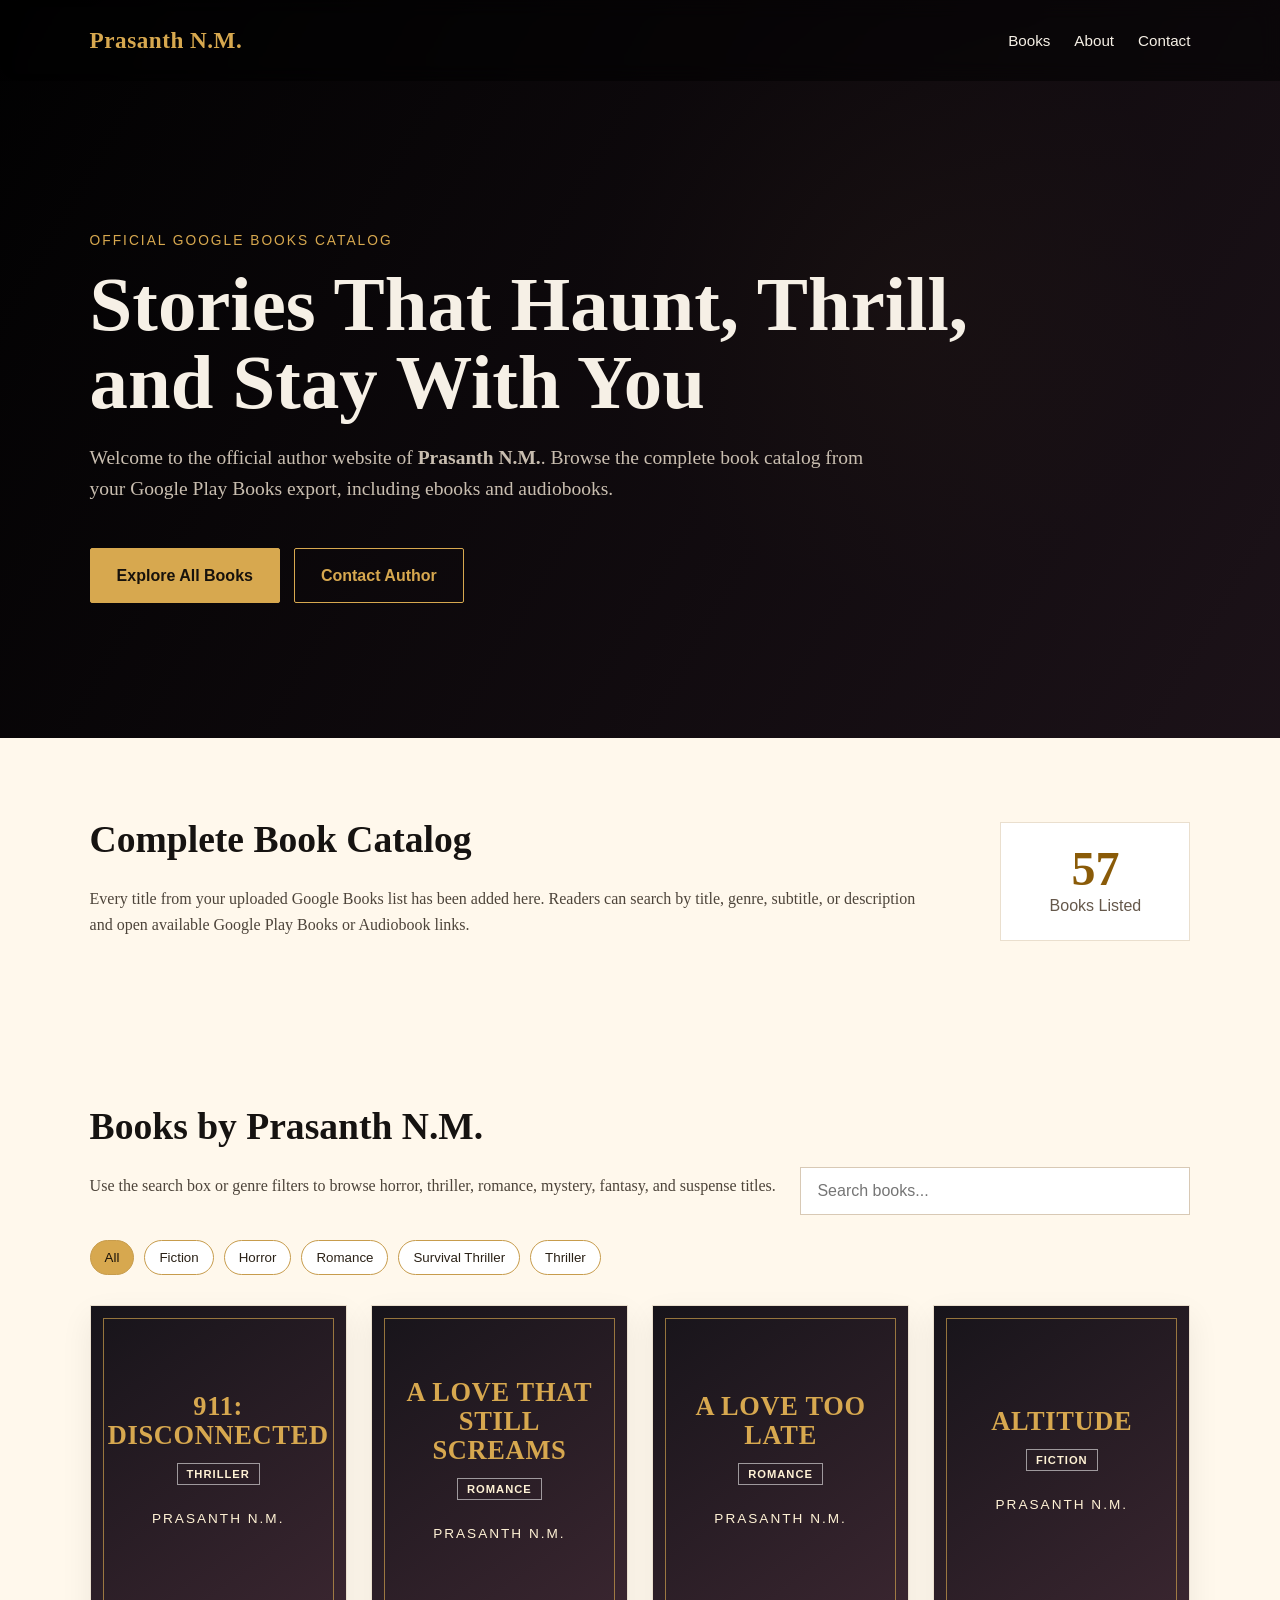
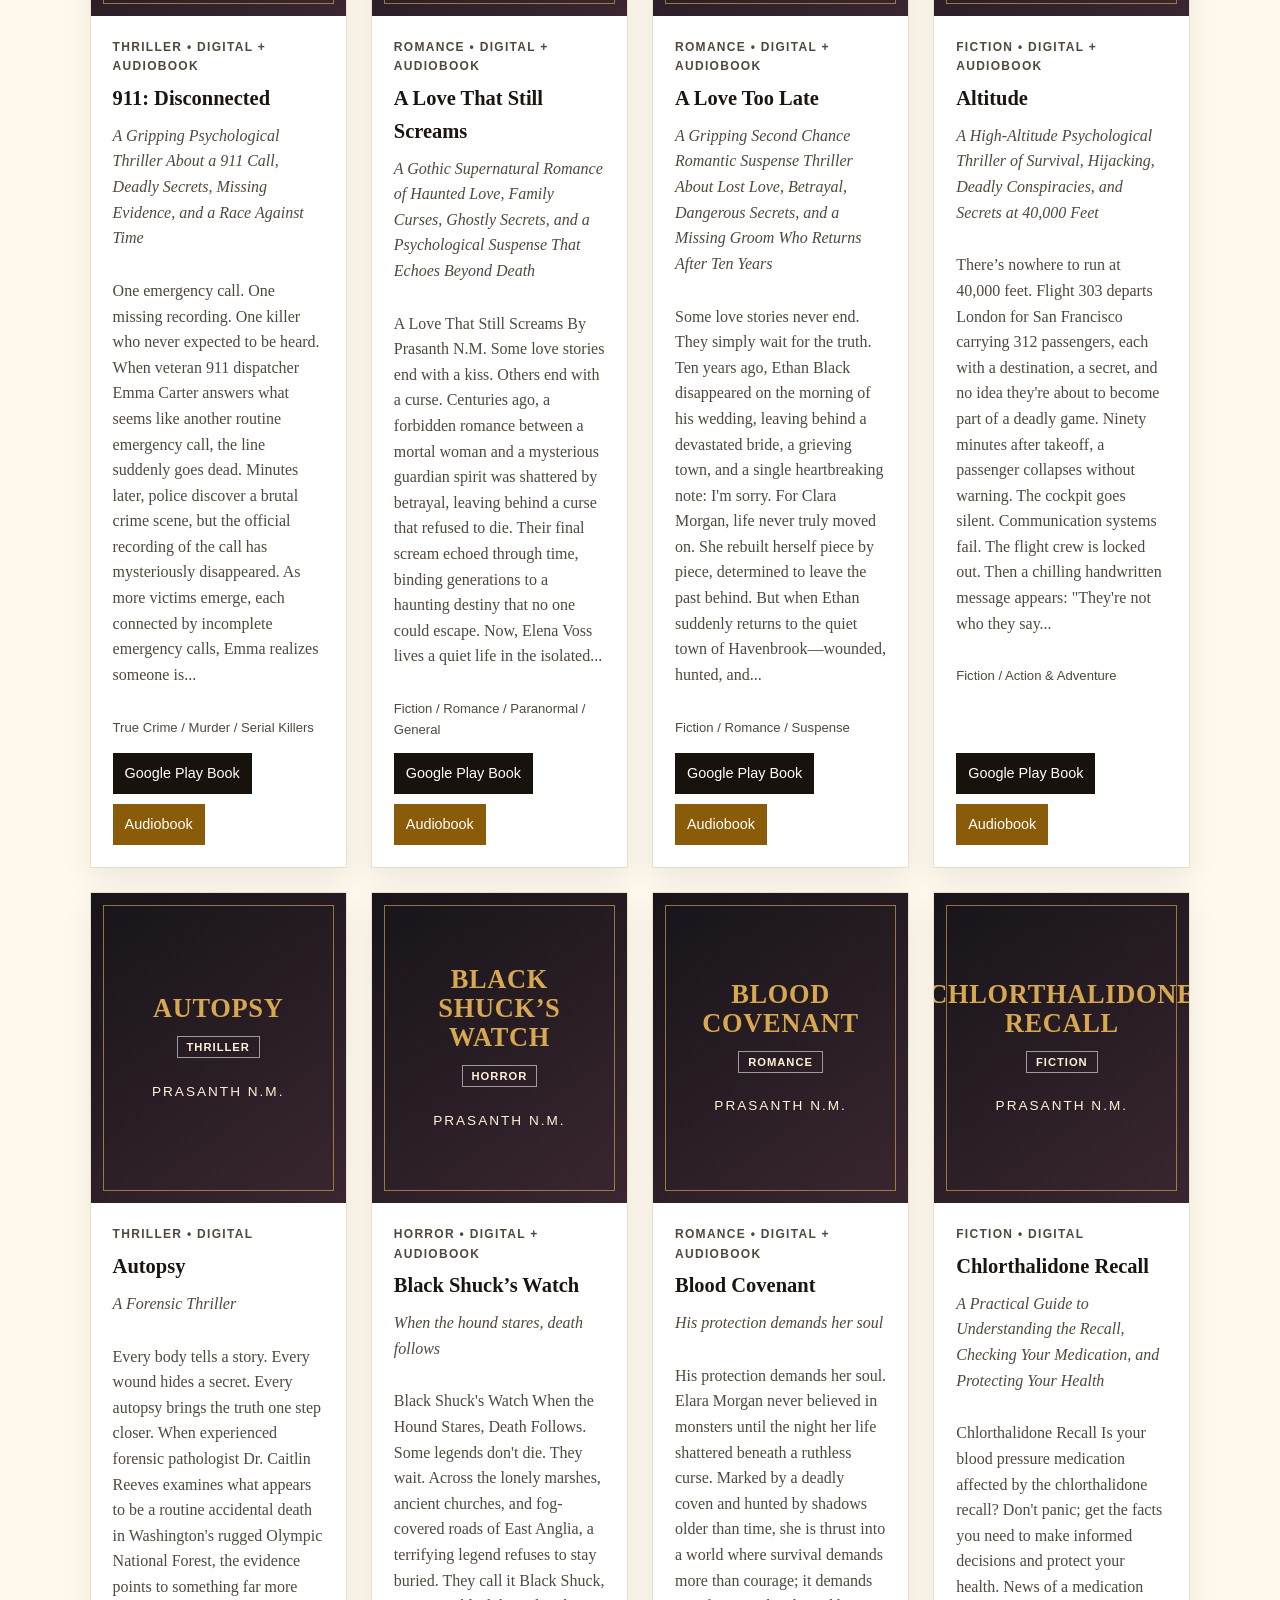
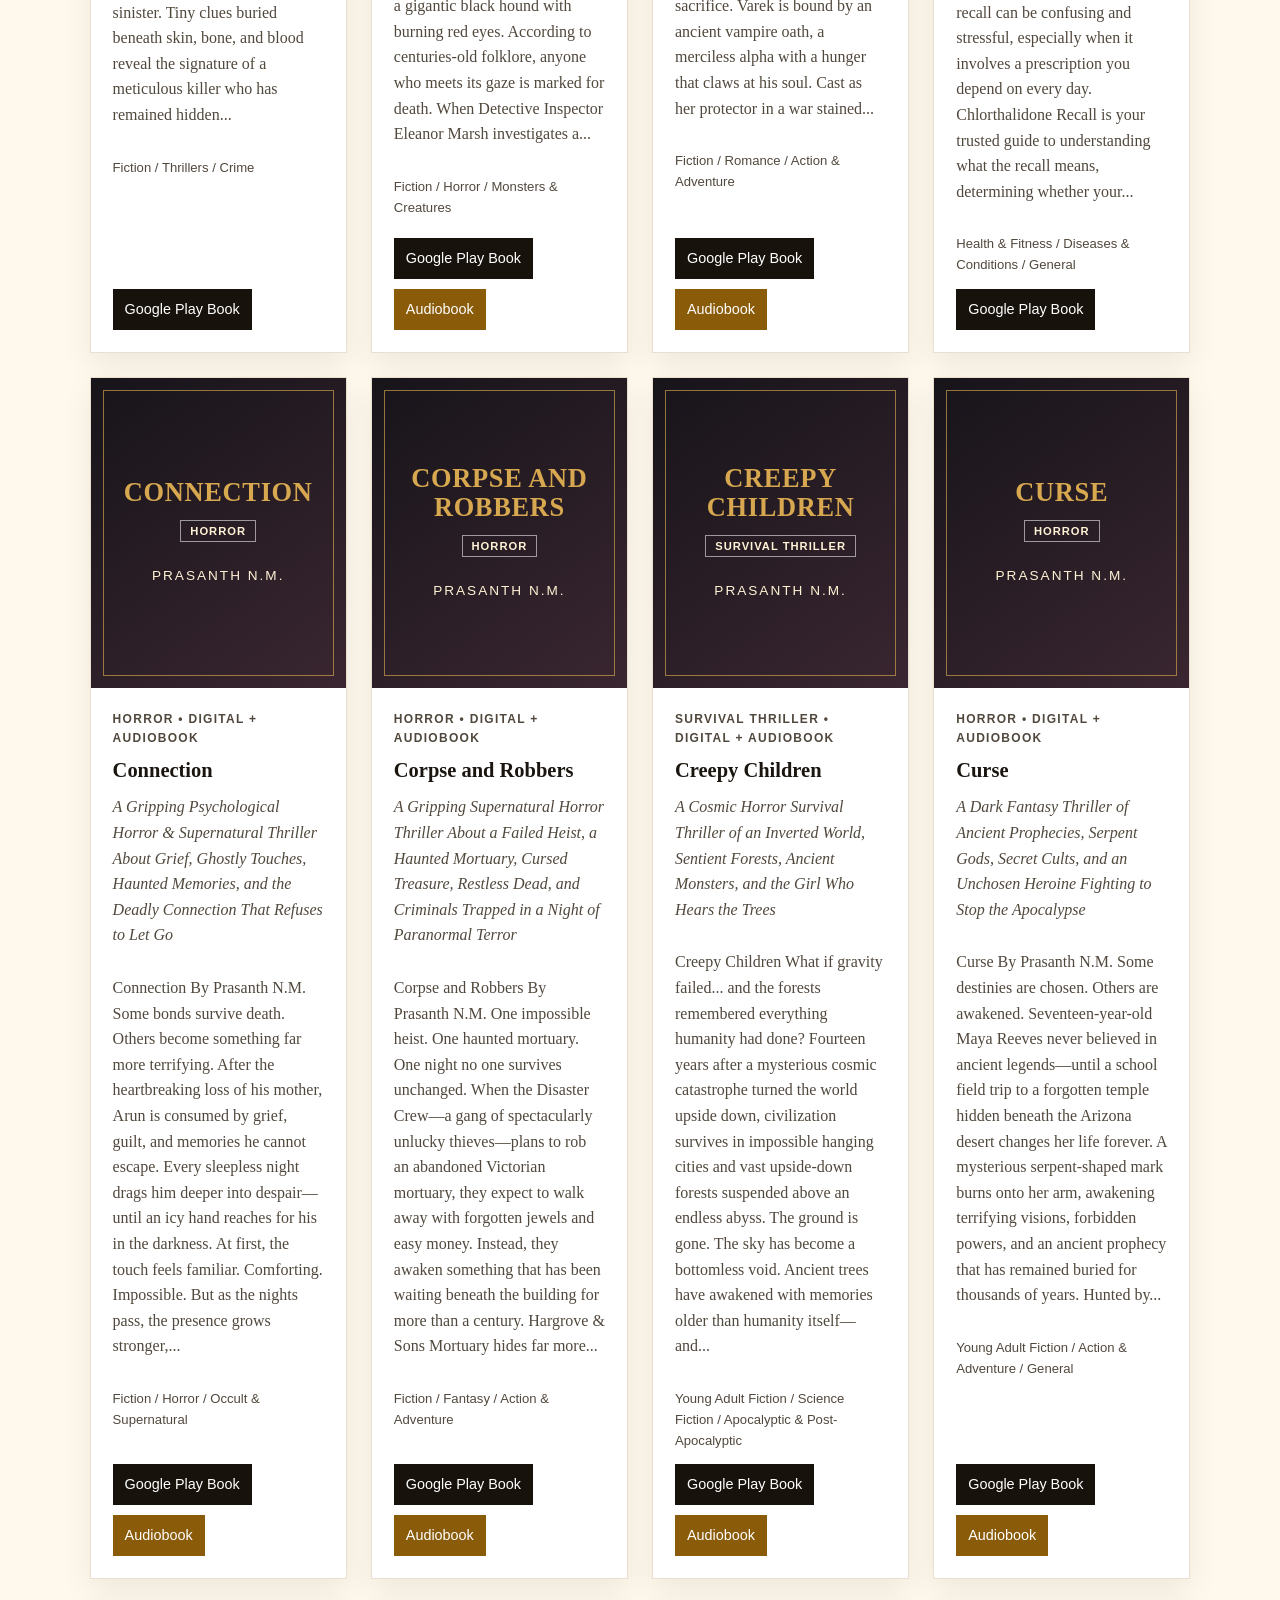
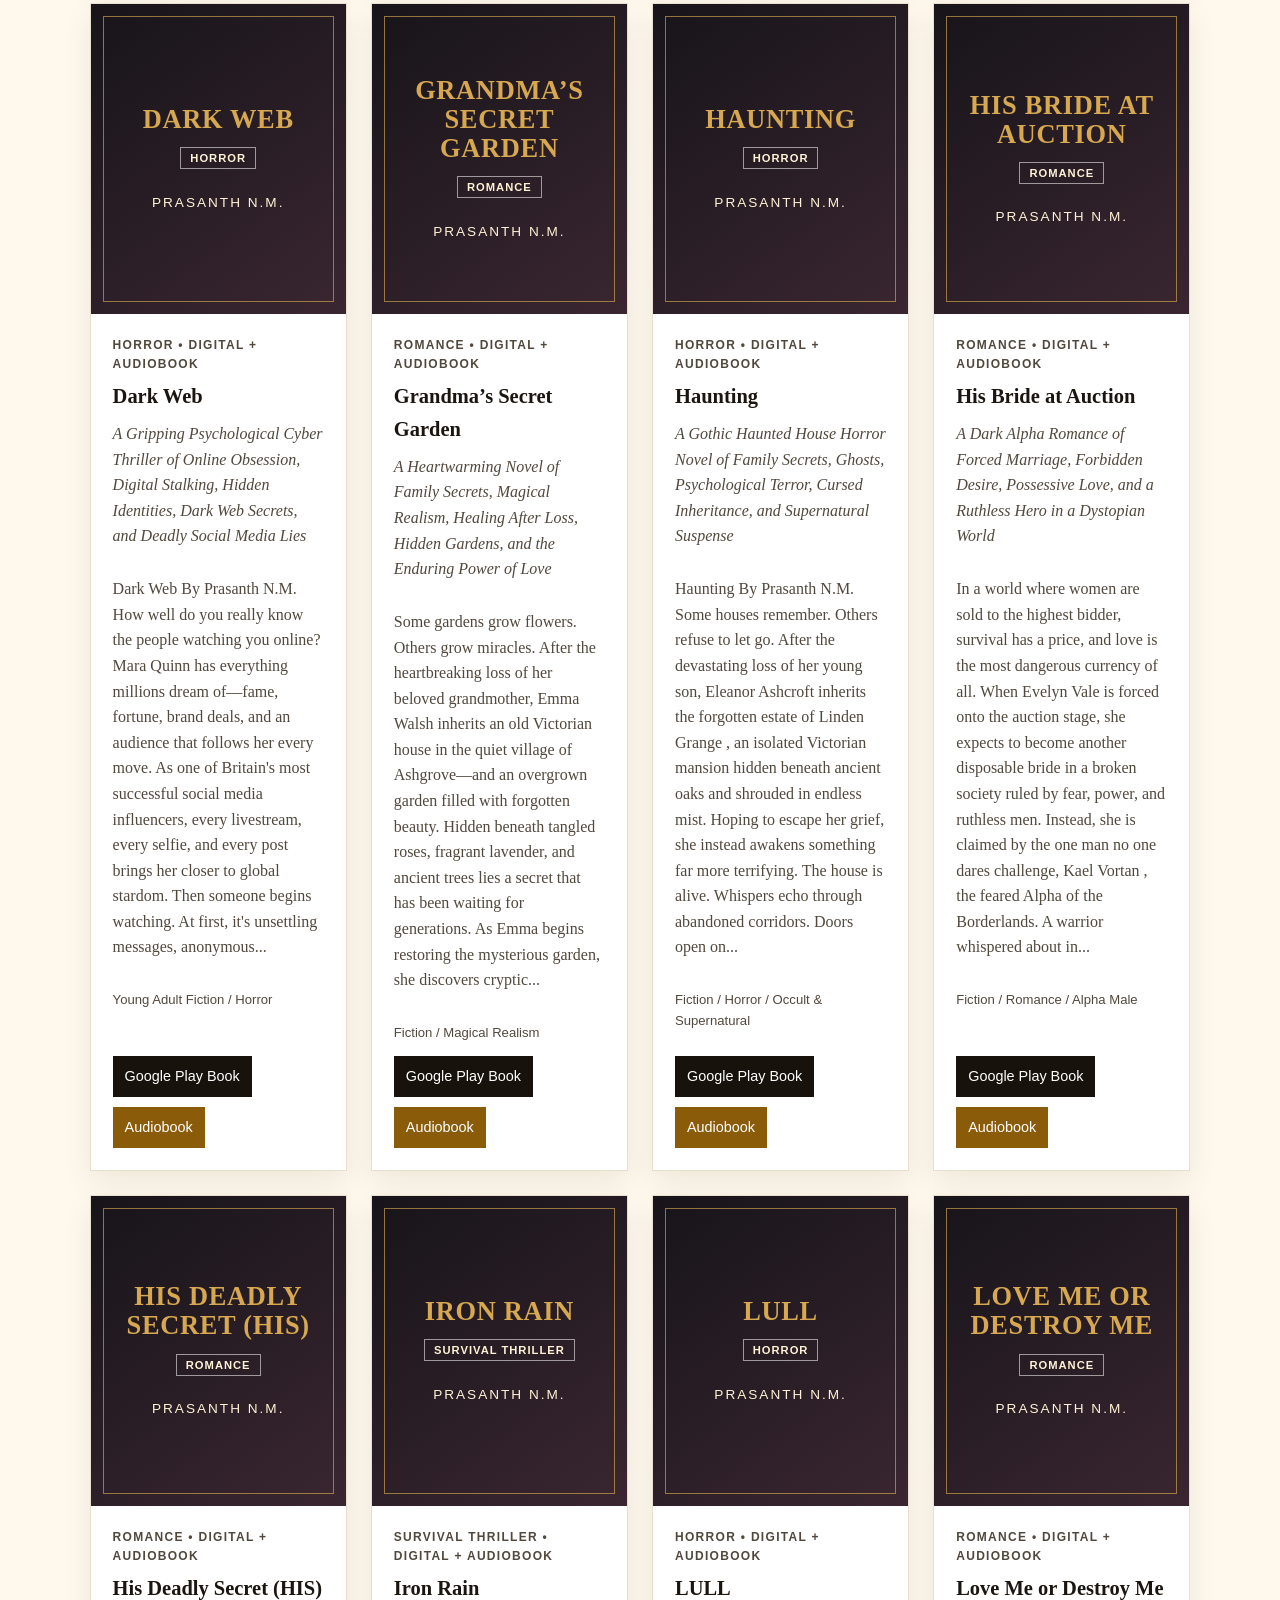
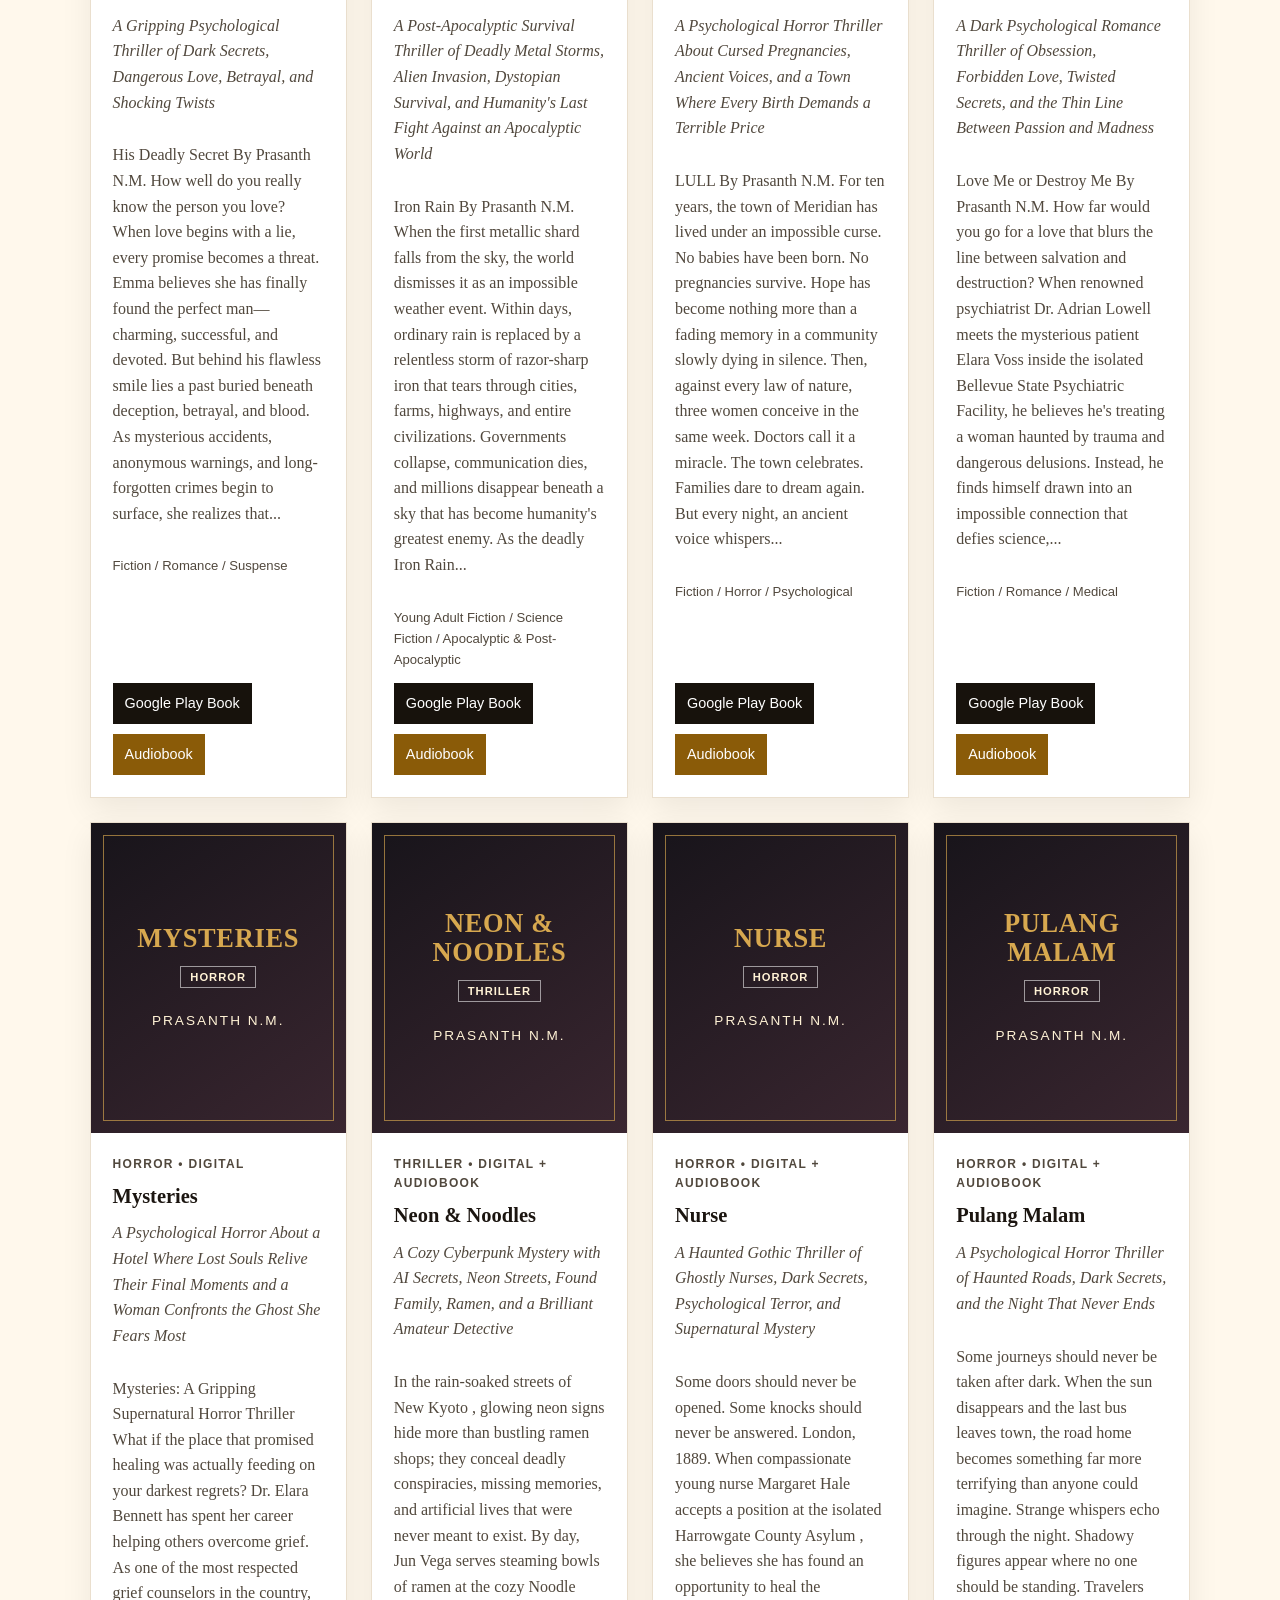
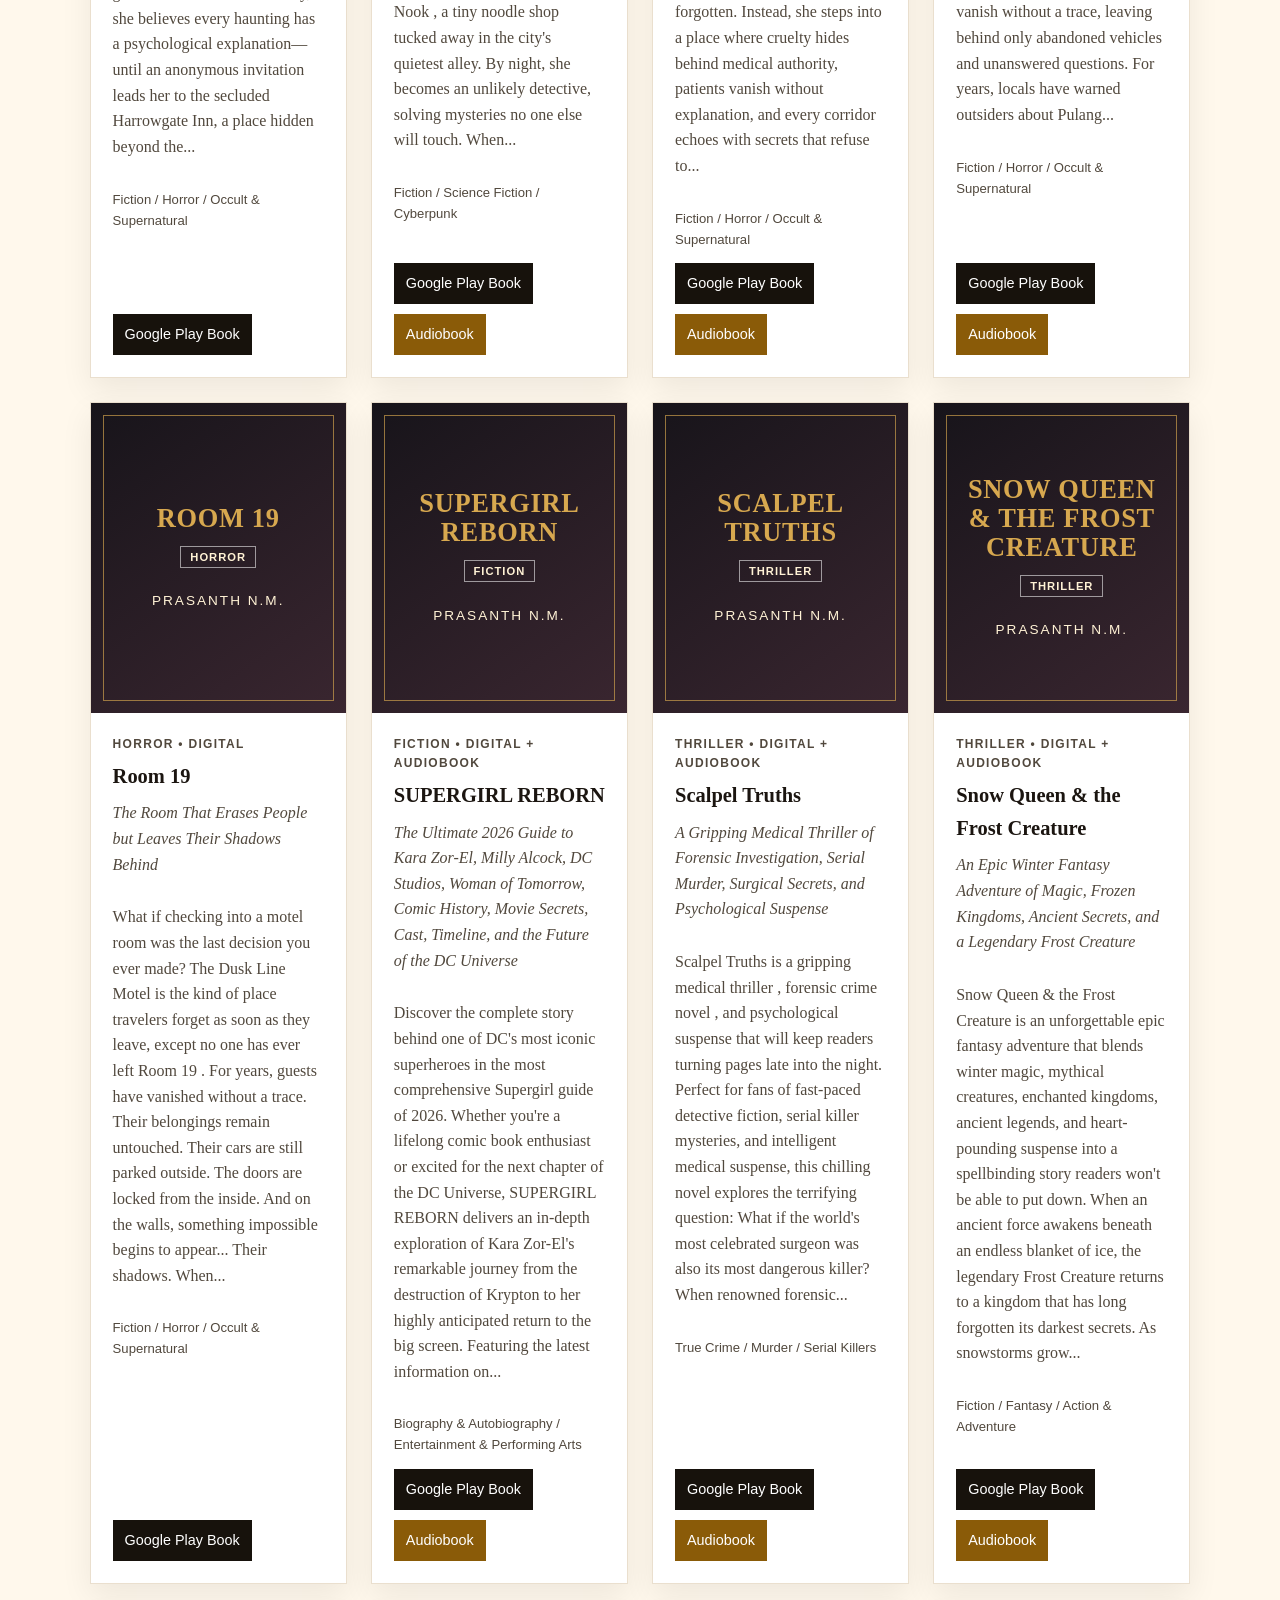
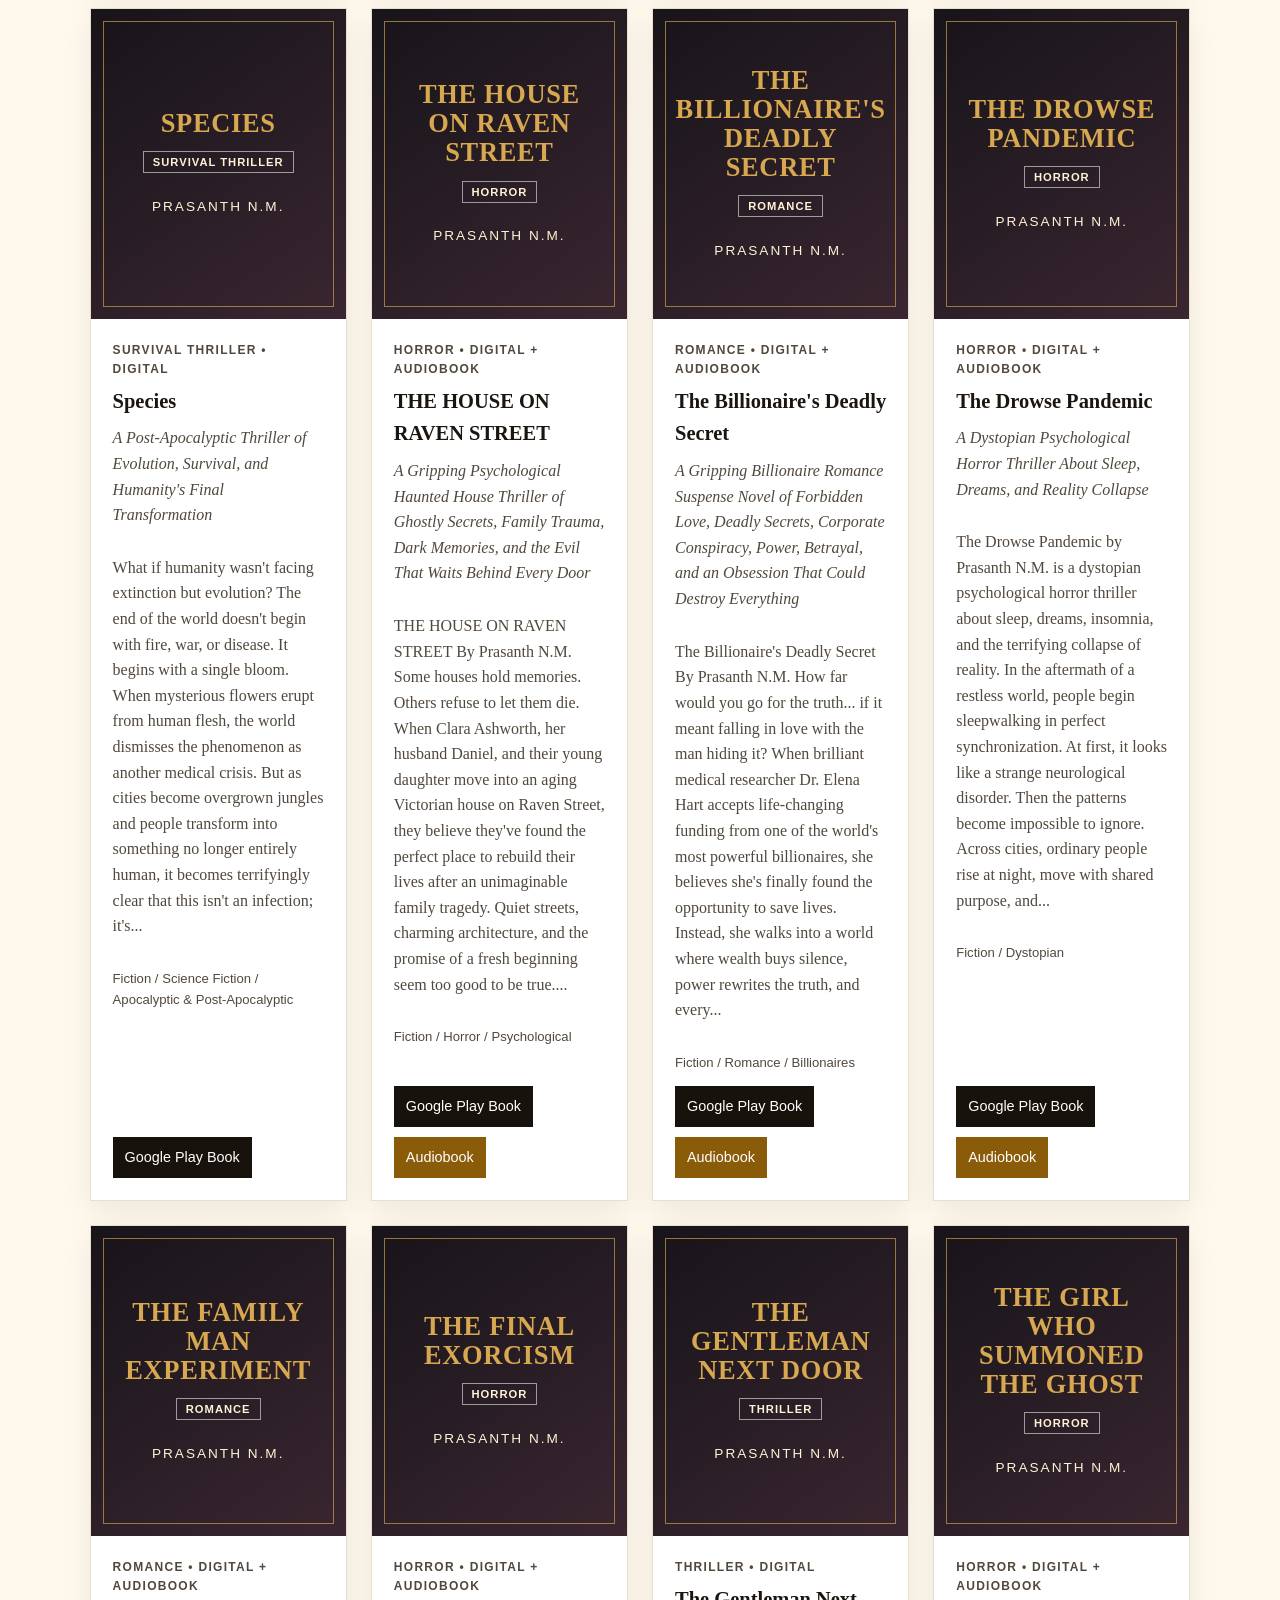
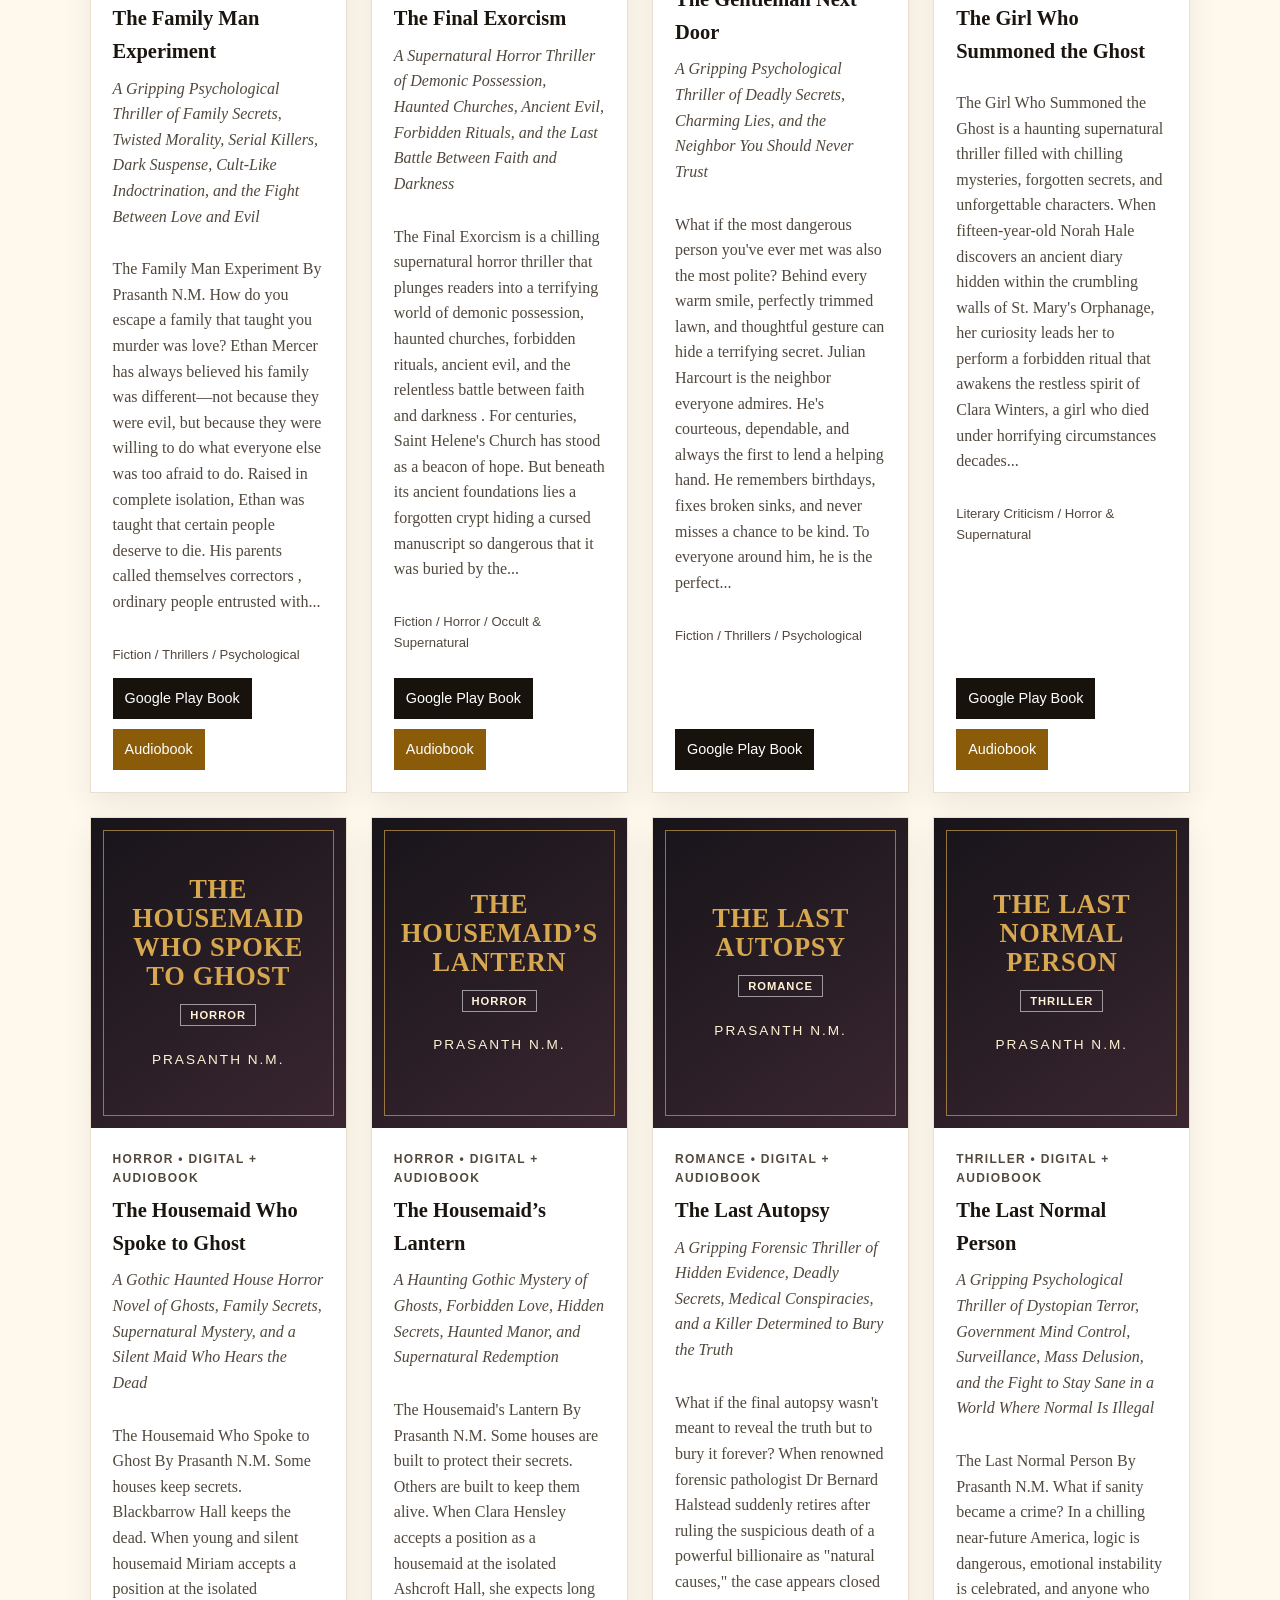
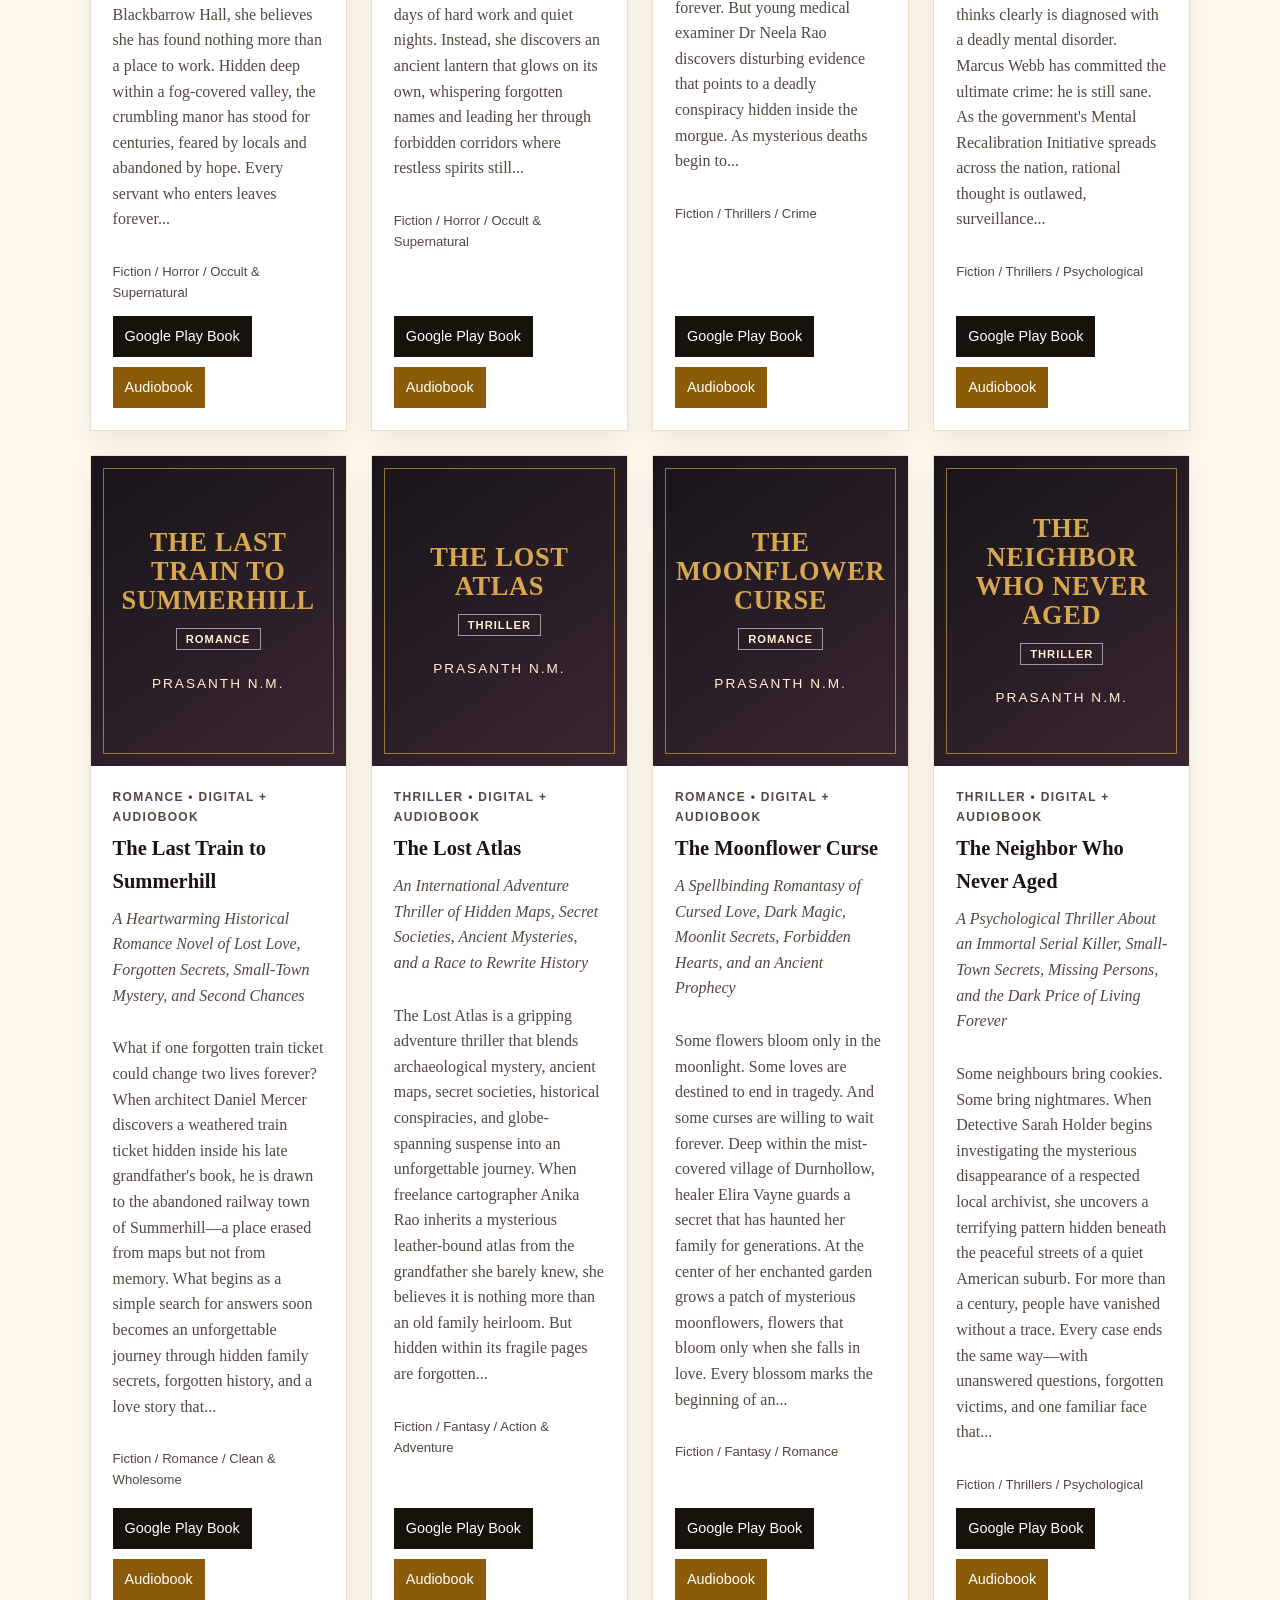
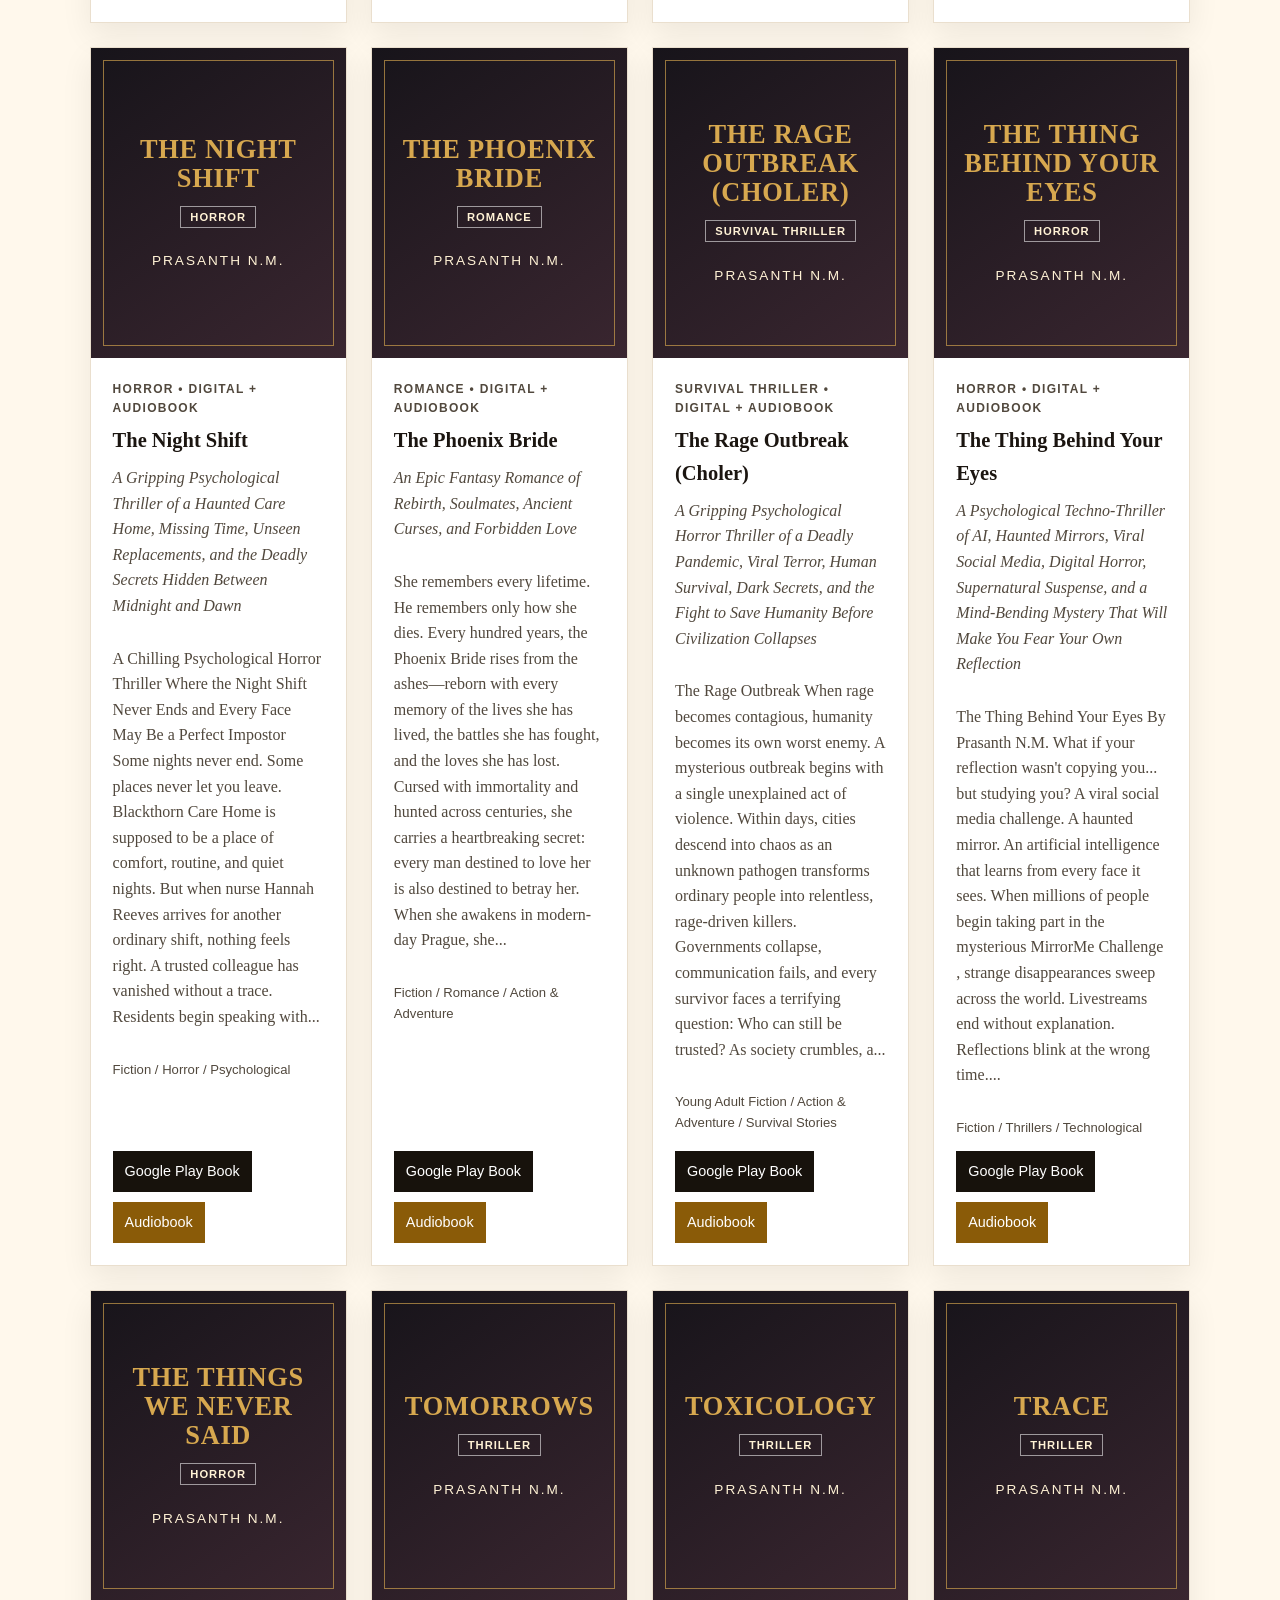
<file: index .html>
<!DOCTYPE html>
<html lang="en">
<head>
  <meta charset="UTF-8" />
  <meta name="viewport" content="width=device-width, initial-scale=1.0" />
  <title>Prasanth N.M. | Official Author Website & Book Catalog</title>
  <meta name="description" content="Official author website of Prasanth N.M. Browse all Google Play Books and audiobooks by Prasanth N.M. across horror, thriller, romance, mystery, fantasy, and suspense." />
  <meta name="keywords" content="Prasanth N.M., Prasanth NM books, Google Books, Google Play Books author, horror novels, psychological thriller, romance, mystery, suspense" />
  <meta name="author" content="Prasanth N.M." />
  <style>
:root{--bg:#0e0e12;--panel:#181820;--ink:#161311;--text:#f6f0e6;--muted:#c9beb0;--gold:#d7a84f;--cream:#fff8ec;--line:#eadfce}*{box-sizing:border-box}html{scroll-behavior:smooth}body{margin:0;font-family:Georgia,'Times New Roman',serif;background:var(--bg);color:var(--text);line-height:1.6}.hero{min-height:82vh;background:linear-gradient(120deg,rgba(0,0,0,.94),rgba(31,19,26,.82)),radial-gradient(circle at 70% 40%,rgba(215,168,79,.22),transparent 30%);display:flex;flex-direction:column}.nav{position:sticky;top:0;z-index:20;display:flex;justify-content:space-between;align-items:center;padding:22px 7%;background:rgba(0,0,0,.5);backdrop-filter:blur(10px)}.logo{font-size:1.45rem;color:var(--gold);font-weight:bold;letter-spacing:.5px;text-decoration:none}.links a{color:var(--text);text-decoration:none;margin-left:24px;font-family:Arial,sans-serif;font-size:.95rem}.links a:hover{color:var(--gold)}.hero-content{max-width:940px;margin:auto 7%;padding:72px 0}.tagline{color:var(--gold);text-transform:uppercase;letter-spacing:2px;font-family:Arial,sans-serif;font-size:.86rem}.hero h1{font-size:clamp(2.4rem,6vw,5.7rem);line-height:1.02;margin:14px 0}.intro{max-width:790px;font-size:1.22rem;color:var(--muted)}.hero-actions{display:flex;gap:14px;flex-wrap:wrap}.button{display:inline-block;margin-top:24px;padding:14px 26px;border:1px solid var(--gold);color:#17120c;background:var(--gold);text-decoration:none;border-radius:2px;font-family:Arial,sans-serif;font-weight:bold}.button.ghost{background:transparent;color:var(--gold)}.section{padding:72px 7%;background:var(--cream);color:var(--ink)}.intro-band{display:flex;justify-content:space-between;gap:30px;align-items:center}.section h2{font-size:2.35rem;margin:0 0 12px}.section-intro,.intro-band p{max-width:850px;color:#4d443a}.stats{min-width:190px;text-align:center;border:1px solid var(--line);background:#fff;padding:22px}.stats strong{display:block;font-size:3rem;color:#8a5b08;line-height:1}.stats span{font-family:Arial,sans-serif;color:#65584b}.section-head{display:flex;gap:24px;align-items:end;justify-content:space-between}input[type=search]{width:min(390px,100%);padding:14px 16px;border:1px solid #d8c9b5;background:#fff;font-size:1rem}.filters{display:flex;flex-wrap:wrap;gap:10px;margin:25px 0 30px}.filter{border:1px solid #c79c4c;background:#fff;padding:9px 14px;border-radius:999px;color:#2a2116;cursor:pointer}.filter.active,.filter:hover{background:var(--gold);color:#1a1209}.grid{display:grid;grid-template-columns:repeat(auto-fit,minmax(250px,1fr));gap:24px}.card{background:#fff;border:1px solid var(--line);box-shadow:0 12px 30px rgba(0,0,0,.07);overflow:hidden;display:flex;flex-direction:column}.cover{height:310px;padding:24px;background:linear-gradient(145deg,#17141a,#3a2630);display:flex;align-items:center;justify-content:center;color:var(--gold);text-align:center;position:relative}.cover:before{content:"";position:absolute;inset:12px;border:1px solid rgba(215,168,79,.65)}.cover-inner{position:relative;z-index:1}.cover-title{font-size:1.65rem;line-height:1.1;font-weight:bold;text-transform:uppercase;letter-spacing:.7px}.cover-author{margin-top:22px;font-family:Arial,sans-serif;font-size:.85rem;letter-spacing:2px;color:#fff2d5}.badge{display:inline-block;margin-top:13px;padding:4px 9px;border:1px solid rgba(255,255,255,.55);font:700 .7rem Arial,sans-serif;color:#fff2d5;text-transform:uppercase;letter-spacing:1px}.card-body{padding:22px;display:flex;flex-direction:column;flex:1}.genre{margin:0;color:#8a5b08;text-transform:uppercase;letter-spacing:1.3px;font-family:Arial,sans-serif;font-size:.75rem;font-weight:bold}.card h3{margin:.35rem 0 .4rem;color:#1b1510;font-size:1.28rem}.subtitle{font-style:italic;color:#6b5d4d;margin:.1rem 0 .7rem}.card p{color:#51483d}.subject{font-family:Arial,sans-serif;font-size:.82rem;color:#75685a}.book-actions{margin-top:auto;display:flex;gap:10px;flex-wrap:wrap}.book-btn{display:inline-block;padding:9px 12px;background:#17120c;color:#fff;text-decoration:none;font-family:Arial,sans-serif;font-size:.9rem}.book-btn.secondary{background:#8a5b08}.book-btn.muted{background:#63584f}.dark{background:#15151c;color:var(--text)}.dark p{max-width:950px;color:var(--muted);font-size:1.1rem}.contact a{color:#7c5108;font-weight:bold}.empty{padding:25px;background:#fff;border:1px dashed #c8b79f}footer{text-align:center;padding:28px;background:#09090b;color:#aaa;font-family:Arial,sans-serif}@media(max-width:800px){.nav,.section-head,.intro-band{display:block}.links{margin-top:12px}.links a{margin:0 12px 0 0}.hero-content{margin:35px 7%}.section{padding:52px 6%}input[type=search]{margin-top:12px}.cover{height:260px}}
  </style>
</head>
<body>
  <header class="hero">
    <nav class="nav">
      <a class="logo" href="#top">Prasanth N.M.</a>
      <div class="links"><a href="#books">Books</a><a href="#about">About</a><a href="#contact">Contact</a></div>
    </nav>
    <section class="hero-content" id="top">
      <p class="tagline">Official Google Books Catalog</p>
      <h1>Stories That Haunt, Thrill, and Stay With You</h1>
      <p class="intro">Welcome to the official author website of <strong>Prasanth N.M.</strong>. Browse the complete book catalog from your Google Play Books export, including ebooks and audiobooks.</p>
      <div class="hero-actions"><a class="button" href="#books">Explore All Books</a><a class="button ghost" href="#contact">Contact Author</a></div>
    </section>
  </header>
  <main>
    <section class="section intro-band">
      <div><h2>Complete Book Catalog</h2><p>Every title from your uploaded Google Books list has been added here. Readers can search by title, genre, subtitle, or description and open available Google Play Books or Audiobook links.</p></div>
      <div class="stats"><strong id="bookCount">57</strong><span>Books Listed</span></div>
    </section>
    <section class="section" id="books">
      <div class="section-head"><div><h2>Books by Prasanth N.M.</h2><p class="section-intro">Use the search box or genre filters to browse horror, thriller, romance, mystery, fantasy, and suspense titles.</p></div><input id="searchInput" type="search" placeholder="Search books..." aria-label="Search books" /></div>
      <div class="filters" id="filters"></div>
      <div class="grid" id="bookGrid"></div>
      <p id="emptyState" class="empty" hidden>No books found. Try another title or genre.</p>
    </section>
    <section class="section dark" id="about"><h2>About the Author</h2><p><strong>Prasanth N.M.</strong> writes gripping novels across horror, psychological thriller, romance, mystery, suspense, and dark fiction. His stories explore fear, love, secrets, betrayal, haunted places, emotional darkness, and the hidden side of human nature.</p><p>With cinematic storytelling and a strong traditional love for powerful plots, memorable characters, and page-turning suspense, Prasanth N.M. creates books for readers who enjoy atmosphere, emotion, and twists.</p></section>
    <section class="section contact" id="contact"><h2>Contact</h2><p>For book updates, publishing information, and reader inquiries, contact:</p><p><a href="mailto:prasanth.yogamaster@gmail.com">prasanth.yogamaster@gmail.com</a></p></section>
  </main>
  <footer><p>© 2026 Prasanth N.M. All rights reserved.</p></footer>
<script>
const books = [{"title": "911: Disconnected", "subtitle": "A Gripping Psychological Thriller About a 911 Call, Deadly Secrets, Missing Evidence, and a Race Against Time", "genre": "Thriller", "format": "Digital + Audiobook", "desc": "One emergency call. One missing recording. One killer who never expected to be heard. When veteran 911 dispatcher Emma Carter answers what seems like another routine emergency call, the line suddenly goes dead. Minutes later, police discover a brutal crime scene, but the official recording of the call has mysteriously disappeared. As more victims emerge, each connected by incomplete emergency calls, Emma realizes someone is...", "google": "https://play.google.com/store/books/details?id=L43vEQAAQBAJ", "audiobook": "https://play.google.com/store/audiobooks/details?id=AQAAAEB6JnlmEM", "subject": "True Crime / Murder / Serial Killers"}, {"title": "A Love That Still Screams", "subtitle": "A Gothic Supernatural Romance of Haunted Love, Family Curses, Ghostly Secrets, and a Psychological Suspense That Echoes Beyond Death", "genre": "Romance", "format": "Digital + Audiobook", "desc": "A Love That Still Screams By Prasanth N.M. Some love stories end with a kiss. Others end with a curse. Centuries ago, a forbidden romance between a mortal woman and a mysterious guardian spirit was shattered by betrayal, leaving behind a curse that refused to die. Their final scream echoed through time, binding generations to a haunting destiny that no one could escape. Now, Elena Voss lives a quiet life in the isolated...", "google": "https://play.google.com/store/books/details?id=J2PwEQAAQBAJ", "audiobook": "https://play.google.com/store/audiobooks/details?id=AQAAAEB6jnHOGM", "subject": "Fiction / Romance / Paranormal / General"}, {"title": "A Love Too Late", "subtitle": "A Gripping Second Chance Romantic Suspense Thriller About Lost Love, Betrayal, Dangerous Secrets, and a Missing Groom Who Returns After Ten Years", "genre": "Romance", "format": "Digital + Audiobook", "desc": "Some love stories never end. They simply wait for the truth. Ten years ago, Ethan Black disappeared on the morning of his wedding, leaving behind a devastated bride, a grieving town, and a single heartbreaking note: I'm sorry. For Clara Morgan, life never truly moved on. She rebuilt herself piece by piece, determined to leave the past behind. But when Ethan suddenly returns to the quiet town of Havenbrook—wounded, hunted, and...", "google": "https://play.google.com/store/books/details?id=Vo_vEQAAQBAJ", "audiobook": "https://play.google.com/store/audiobooks/details?id=AQAAAEB6ZiUmTM", "subject": "Fiction / Romance / Suspense"}, {"title": "Altitude", "subtitle": "A High-Altitude Psychological Thriller of Survival, Hijacking, Deadly Conspiracies, and Secrets at 40,000 Feet", "genre": "Fiction", "format": "Digital + Audiobook", "desc": "There’s nowhere to run at 40,000 feet. Flight 303 departs London for San Francisco carrying 312 passengers, each with a destination, a secret, and no idea they're about to become part of a deadly game. Ninety minutes after takeoff, a passenger collapses without warning. The cockpit goes silent. Communication systems fail. The flight crew is locked out. Then a chilling handwritten message appears: \"They're not who they say...", "google": "https://play.google.com/store/books/details?id=kV_vEQAAQBAJ", "audiobook": "https://play.google.com/store/audiobooks/details?id=AQAAAEB6hkHGKM", "subject": "Fiction / Action & Adventure"}, {"title": "Autopsy", "subtitle": "A Forensic Thriller", "genre": "Thriller", "format": "Digital", "desc": "Every body tells a story. Every wound hides a secret. Every autopsy brings the truth one step closer. When experienced forensic pathologist Dr. Caitlin Reeves examines what appears to be a routine accidental death in Washington's rugged Olympic National Forest, the evidence points to something far more sinister. Tiny clues buried beneath skin, bone, and blood reveal the signature of a meticulous killer who has remained hidden...", "google": "https://play.google.com/store/books/details?id=zKvuEQAAQBAJ", "audiobook": "", "subject": "Fiction / Thrillers / Crime"}, {"title": "Black Shuck’s Watch", "subtitle": "When the hound stares, death follows", "genre": "Horror", "format": "Digital + Audiobook", "desc": "Black Shuck's Watch When the Hound Stares, Death Follows. Some legends don't die. They wait. Across the lonely marshes, ancient churches, and fog-covered roads of East Anglia, a terrifying legend refuses to stay buried. They call it Black Shuck, a gigantic black hound with burning red eyes. According to centuries-old folklore, anyone who meets its gaze is marked for death. When Detective Inspector Eleanor Marsh investigates a...", "google": "https://play.google.com/store/books/details?id=F4LuEQAAQBAJ", "audiobook": "https://play.google.com/store/audiobooks/details?id=AQAAAEB6ugX6bM", "subject": "Fiction / Horror / Monsters & Creatures"}, {"title": "Blood Covenant", "subtitle": "His protection demands her soul", "genre": "Romance", "format": "Digital + Audiobook", "desc": "His protection demands her soul. Elara Morgan never believed in monsters until the night her life shattered beneath a ruthless curse. Marked by a deadly coven and hunted by shadows older than time, she is thrust into a world where survival demands more than courage; it demands sacrifice. Varek is bound by an ancient vampire oath, a merciless alpha with a hunger that claws at his soul. Cast as her protector in a war stained...", "google": "https://play.google.com/store/books/details?id=HOWLEQAAQBAJ", "audiobook": "https://play.google.com/store/audiobooks/details?id=AQAAAEB6UncSHM", "subject": "Fiction / Romance / Action & Adventure"}, {"title": "Chlorthalidone Recall", "subtitle": "A Practical Guide to Understanding the Recall, Checking Your Medication, and Protecting Your Health", "genre": "Fiction", "format": "Digital", "desc": "Chlorthalidone Recall Is your blood pressure medication affected by the chlorthalidone recall? Don't panic; get the facts you need to make informed decisions and protect your health. News of a medication recall can be confusing and stressful, especially when it involves a prescription you depend on every day. Chlorthalidone Recall is your trusted guide to understanding what the recall means, determining whether your...", "google": "https://play.google.com/store/books/details?id=FtLuEQAAQBAJ", "audiobook": "", "subject": "Health & Fitness / Diseases & Conditions / General"}, {"title": "Connection", "subtitle": "A Gripping Psychological Horror & Supernatural Thriller About Grief, Ghostly Touches, Haunted Memories, and the Deadly Connection That Refuses to Let Go", "genre": "Horror", "format": "Digital + Audiobook", "desc": "Connection By Prasanth N.M. Some bonds survive death. Others become something far more terrifying. After the heartbreaking loss of his mother, Arun is consumed by grief, guilt, and memories he cannot escape. Every sleepless night drags him deeper into despair—until an icy hand reaches for his in the darkness. At first, the touch feels familiar. Comforting. Impossible. But as the nights pass, the presence grows stronger,...", "google": "https://play.google.com/store/books/details?id=rx7wEQAAQBAJ", "audiobook": "https://play.google.com/store/audiobooks/details?id=AQAAAEB6jm7OBM", "subject": "Fiction / Horror / Occult & Supernatural"}, {"title": "Corpse and Robbers", "subtitle": "A Gripping Supernatural Horror Thriller About a Failed Heist, a Haunted Mortuary, Cursed Treasure, Restless Dead, and Criminals Trapped in a Night of Paranormal Terror", "genre": "Horror", "format": "Digital + Audiobook", "desc": "Corpse and Robbers By Prasanth N.M. One impossible heist. One haunted mortuary. One night no one survives unchanged. When the Disaster Crew—a gang of spectacularly unlucky thieves—plans to rob an abandoned Victorian mortuary, they expect to walk away with forgotten jewels and easy money. Instead, they awaken something that has been waiting beneath the building for more than a century. Hargrove & Sons Mortuary hides far more...", "google": "https://play.google.com/store/books/details?id=JavvEQAAQBAJ", "audiobook": "https://play.google.com/store/audiobooks/details?id=AQAAAEB6lmXWDM", "subject": "Fiction / Fantasy / Action & Adventure"}, {"title": "Creepy Children", "subtitle": "A Cosmic Horror Survival Thriller of an Inverted World, Sentient Forests, Ancient Monsters, and the Girl Who Hears the Trees", "genre": "Survival Thriller", "format": "Digital + Audiobook", "desc": "Creepy Children What if gravity failed... and the forests remembered everything humanity had done? Fourteen years after a mysterious cosmic catastrophe turned the world upside down, civilization survives in impossible hanging cities and vast upside-down forests suspended above an endless abyss. The ground is gone. The sky has become a bottomless void. Ancient trees have awakened with memories older than humanity itself—and...", "google": "https://play.google.com/store/books/details?id=28zvEQAAQBAJ", "audiobook": "https://play.google.com/store/audiobooks/details?id=AQAAAEB61l2WNM", "subject": "Young Adult Fiction / Science Fiction / Apocalyptic & Post-Apocalyptic"}, {"title": "Curse", "subtitle": "A Dark Fantasy Thriller of Ancient Prophecies, Serpent Gods, Secret Cults, and an Unchosen Heroine Fighting to Stop the Apocalypse", "genre": "Horror", "format": "Digital + Audiobook", "desc": "Curse By Prasanth N.M. Some destinies are chosen. Others are awakened. Seventeen-year-old Maya Reeves never believed in ancient legends—until a school field trip to a forgotten temple hidden beneath the Arizona desert changes her life forever. A mysterious serpent-shaped mark burns onto her arm, awakening terrifying visions, forbidden powers, and an ancient prophecy that has remained buried for thousands of years. Hunted by...", "google": "https://play.google.com/store/books/details?id=SxPwEQAAQBAJ", "audiobook": "https://play.google.com/store/audiobooks/details?id=AQAAAEB69nm2EM", "subject": "Young Adult Fiction / Action & Adventure / General"}, {"title": "Dark Web", "subtitle": "A Gripping Psychological Cyber Thriller of Online Obsession, Digital Stalking, Hidden Identities, Dark Web Secrets, and Deadly Social Media Lies", "genre": "Horror", "format": "Digital + Audiobook", "desc": "Dark Web By Prasanth N.M. How well do you really know the people watching you online? Mara Quinn has everything millions dream of—fame, fortune, brand deals, and an audience that follows her every move. As one of Britain's most successful social media influencers, every livestream, every selfie, and every post brings her closer to global stardom. Then someone begins watching. At first, it's unsettling messages, anonymous...", "google": "https://play.google.com/store/books/details?id=lh_wEQAAQBAJ", "audiobook": "https://play.google.com/store/audiobooks/details?id=AQAAAEB6zhGOeM", "subject": "Young Adult Fiction / Horror"}, {"title": "Grandma’s Secret Garden", "subtitle": "A Heartwarming Novel of Family Secrets, Magical Realism, Healing After Loss, Hidden Gardens, and the Enduring Power of Love", "genre": "Romance", "format": "Digital + Audiobook", "desc": "Some gardens grow flowers. Others grow miracles. After the heartbreaking loss of her beloved grandmother, Emma Walsh inherits an old Victorian house in the quiet village of Ashgrove—and an overgrown garden filled with forgotten beauty. Hidden beneath tangled roses, fragrant lavender, and ancient trees lies a secret that has been waiting for generations. As Emma begins restoring the mysterious garden, she discovers cryptic...", "google": "https://play.google.com/store/books/details?id=sJDvEQAAQBAJ", "audiobook": "https://play.google.com/store/audiobooks/details?id=AQAAAEB6ZjQmXM", "subject": "Fiction / Magical Realism"}, {"title": "Haunting", "subtitle": "A Gothic Haunted House Horror Novel of Family Secrets, Ghosts, Psychological Terror, Cursed Inheritance, and Supernatural Suspense", "genre": "Horror", "format": "Digital + Audiobook", "desc": "Haunting By Prasanth N.M. Some houses remember. Others refuse to let go. After the devastating loss of her young son, Eleanor Ashcroft inherits the forgotten estate of Linden Grange , an isolated Victorian mansion hidden beneath ancient oaks and shrouded in endless mist. Hoping to escape her grief, she instead awakens something far more terrifying. The house is alive. Whispers echo through abandoned corridors. Doors open on...", "google": "https://play.google.com/store/books/details?id=NB_wEQAAQBAJ", "audiobook": "https://play.google.com/store/audiobooks/details?id=AQAAAEB6TjEOWM", "subject": "Fiction / Horror / Occult & Supernatural"}, {"title": "His Bride at Auction", "subtitle": "A Dark Alpha Romance of Forced Marriage, Forbidden Desire, Possessive Love, and a Ruthless Hero in a Dystopian World", "genre": "Romance", "format": "Digital + Audiobook", "desc": "In a world where women are sold to the highest bidder, survival has a price, and love is the most dangerous currency of all. When Evelyn Vale is forced onto the auction stage, she expects to become another disposable bride in a broken society ruled by fear, power, and ruthless men. Instead, she is claimed by the one man no one dares challenge, Kael Vortan , the feared Alpha of the Borderlands. A warrior whispered about in...", "google": "https://play.google.com/store/books/details?id=jmDvEQAAQBAJ", "audiobook": "https://play.google.com/store/audiobooks/details?id=AQAAAEB6hiHGSM", "subject": "Fiction / Romance / Alpha Male"}, {"title": "His Deadly Secret (HIS)", "subtitle": "A Gripping Psychological Thriller of Dark Secrets, Dangerous Love, Betrayal, and Shocking Twists", "genre": "Romance", "format": "Digital + Audiobook", "desc": "His Deadly Secret By Prasanth N.M. How well do you really know the person you love? When love begins with a lie, every promise becomes a threat. Emma believes she has finally found the perfect man—charming, successful, and devoted. But behind his flawless smile lies a past buried beneath deception, betrayal, and blood. As mysterious accidents, anonymous warnings, and long-forgotten crimes begin to surface, she realizes that...", "google": "https://play.google.com/store/books/details?id=SBHwEQAAQBAJ", "audiobook": "https://play.google.com/store/audiobooks/details?id=AQAAAEB69n62FM", "subject": "Fiction / Romance / Suspense"}, {"title": "Iron Rain", "subtitle": "A Post-Apocalyptic Survival Thriller of Deadly Metal Storms, Alien Invasion, Dystopian Survival, and Humanity's Last Fight Against an Apocalyptic World", "genre": "Survival Thriller", "format": "Digital + Audiobook", "desc": "Iron Rain By Prasanth N.M. When the first metallic shard falls from the sky, the world dismisses it as an impossible weather event. Within days, ordinary rain is replaced by a relentless storm of razor-sharp iron that tears through cities, farms, highways, and entire civilizations. Governments collapse, communication dies, and millions disappear beneath a sky that has become humanity's greatest enemy. As the deadly Iron Rain...", "google": "https://play.google.com/store/books/details?id=ymXwEQAAQBAJ", "audiobook": "https://play.google.com/store/audiobooks/details?id=AQAAAEB6zmuOAM", "subject": "Young Adult Fiction / Science Fiction / Apocalyptic & Post-Apocalyptic"}, {"title": "LULL", "subtitle": "A Psychological Horror Thriller About Cursed Pregnancies, Ancient Voices, and a Town Where Every Birth Demands a Terrible Price", "genre": "Horror", "format": "Digital + Audiobook", "desc": "LULL By Prasanth N.M. For ten years, the town of Meridian has lived under an impossible curse. No babies have been born. No pregnancies survive. Hope has become nothing more than a fading memory in a community slowly dying in silence. Then, against every law of nature, three women conceive in the same week. Doctors call it a miracle. The town celebrates. Families dare to dream again. But every night, an ancient voice whispers...", "google": "https://play.google.com/store/books/details?id=f6nvEQAAQBAJ", "audiobook": "https://play.google.com/store/audiobooks/details?id=AQAAAEB6FlVWPM", "subject": "Fiction / Horror / Psychological"}, {"title": "Love Me or Destroy Me", "subtitle": "A Dark Psychological Romance Thriller of Obsession, Forbidden Love, Twisted Secrets, and the Thin Line Between Passion and Madness", "genre": "Romance", "format": "Digital + Audiobook", "desc": "Love Me or Destroy Me By Prasanth N.M. How far would you go for a love that blurs the line between salvation and destruction? When renowned psychiatrist Dr. Adrian Lowell meets the mysterious patient Elara Voss inside the isolated Bellevue State Psychiatric Facility, he believes he's treating a woman haunted by trauma and dangerous delusions. Instead, he finds himself drawn into an impossible connection that defies science,...", "google": "https://play.google.com/store/books/details?id=fWbwEQAAQBAJ", "audiobook": "https://play.google.com/store/audiobooks/details?id=AQAAAEB6zkuOIM", "subject": "Fiction / Romance / Medical"}, {"title": "Mysteries", "subtitle": "A Psychological Horror About a Hotel Where Lost Souls Relive Their Final Moments and a Woman Confronts the Ghost She Fears Most", "genre": "Horror", "format": "Digital", "desc": "Mysteries: A Gripping Supernatural Horror Thriller What if the place that promised healing was actually feeding on your darkest regrets? Dr. Elara Bennett has spent her career helping others overcome grief. As one of the most respected grief counselors in the country, she believes every haunting has a psychological explanation—until an anonymous invitation leads her to the secluded Harrowgate Inn, a place hidden beyond the...", "google": "https://play.google.com/store/books/details?id=KNXuEQAAQBAJ", "audiobook": "", "subject": "Fiction / Horror / Occult & Supernatural"}, {"title": "Neon & Noodles", "subtitle": "A Cozy Cyberpunk Mystery with AI Secrets, Neon Streets, Found Family, Ramen, and a Brilliant Amateur Detective", "genre": "Thriller", "format": "Digital + Audiobook", "desc": "In the rain-soaked streets of New Kyoto , glowing neon signs hide more than bustling ramen shops; they conceal deadly conspiracies, missing memories, and artificial lives that were never meant to exist. By day, Jun Vega serves steaming bowls of ramen at the cozy Noodle Nook , a tiny noodle shop tucked away in the city's quietest alley. By night, she becomes an unlikely detective, solving mysteries no one else will touch. When...", "google": "https://play.google.com/store/books/details?id=6mHvEQAAQBAJ", "audiobook": "https://play.google.com/store/audiobooks/details?id=AQAAAEB6RmkGAM", "subject": "Fiction / Science Fiction / Cyberpunk"}, {"title": "Nurse", "subtitle": "A Haunted Gothic Thriller of Ghostly Nurses, Dark Secrets, Psychological Terror, and Supernatural Mystery", "genre": "Horror", "format": "Digital + Audiobook", "desc": "Some doors should never be opened. Some knocks should never be answered. London, 1889. When compassionate young nurse Margaret Hale accepts a position at the isolated Harrowgate County Asylum , she believes she has found an opportunity to heal the forgotten. Instead, she steps into a place where cruelty hides behind medical authority, patients vanish without explanation, and every corridor echoes with secrets that refuse to...", "google": "https://play.google.com/store/books/details?id=JoruEQAAQBAJ", "audiobook": "https://play.google.com/store/audiobooks/details?id=AQAAAEB6ekA6KM", "subject": "Fiction / Horror / Occult & Supernatural"}, {"title": "Pulang Malam", "subtitle": "A Psychological Horror Thriller of Haunted Roads, Dark Secrets, and the Night That Never Ends", "genre": "Horror", "format": "Digital + Audiobook", "desc": "Some journeys should never be taken after dark. When the sun disappears and the last bus leaves town, the road home becomes something far more terrifying than anyone could imagine. Strange whispers echo through the night. Shadowy figures appear where no one should be standing. Travelers vanish without a trace, leaving behind only abandoned vehicles and unanswered questions. For years, locals have warned outsiders about Pulang...", "google": "https://play.google.com/store/books/details?id=_I_vEQAAQBAJ", "audiobook": "https://play.google.com/store/audiobooks/details?id=AQAAAEB6pjrmUM", "subject": "Fiction / Horror / Occult & Supernatural"}, {"title": "Room 19", "subtitle": "The Room That Erases People but Leaves Their Shadows Behind", "genre": "Horror", "format": "Digital", "desc": "What if checking into a motel room was the last decision you ever made? The Dusk Line Motel is the kind of place travelers forget as soon as they leave, except no one has ever left Room 19 . For years, guests have vanished without a trace. Their belongings remain untouched. Their cars are still parked outside. The doors are locked from the inside. And on the walls, something impossible begins to appear... Their shadows. When...", "google": "https://play.google.com/store/books/details?id=xNnuEQAAQBAJ", "audiobook": "", "subject": "Fiction / Horror / Occult & Supernatural"}, {"title": "SUPERGIRL REBORN", "subtitle": "The Ultimate 2026 Guide to Kara Zor-El, Milly Alcock, DC Studios, Woman of Tomorrow, Comic History, Movie Secrets, Cast, Timeline, and the Future of the DC Universe", "genre": "Fiction", "format": "Digital + Audiobook", "desc": "Discover the complete story behind one of DC's most iconic superheroes in the most comprehensive Supergirl guide of 2026. Whether you're a lifelong comic book enthusiast or excited for the next chapter of the DC Universe, SUPERGIRL REBORN delivers an in-depth exploration of Kara Zor-El's remarkable journey from the destruction of Krypton to her highly anticipated return to the big screen. Featuring the latest information on...", "google": "https://play.google.com/store/books/details?id=VvjuEQAAQBAJ", "audiobook": "https://play.google.com/store/audiobooks/details?id=AQAAAEB62kSaLM", "subject": "Biography & Autobiography / Entertainment & Performing Arts"}, {"title": "Scalpel Truths", "subtitle": "A Gripping Medical Thriller of Forensic Investigation, Serial Murder, Surgical Secrets, and Psychological Suspense", "genre": "Thriller", "format": "Digital + Audiobook", "desc": "Scalpel Truths is a gripping medical thriller , forensic crime novel , and psychological suspense that will keep readers turning pages late into the night. Perfect for fans of fast-paced detective fiction, serial killer mysteries, and intelligent medical suspense, this chilling novel explores the terrifying question: What if the world's most celebrated surgeon was also its most dangerous killer? When renowned forensic...", "google": "https://play.google.com/store/books/details?id=vWbvEQAAQBAJ", "audiobook": "https://play.google.com/store/audiobooks/details?id=AQAAAEB6Rg0GZM", "subject": "True Crime / Murder / Serial Killers"}, {"title": "Snow Queen & the Frost Creature", "subtitle": "An Epic Winter Fantasy Adventure of Magic, Frozen Kingdoms, Ancient Secrets, and a Legendary Frost Creature", "genre": "Thriller", "format": "Digital + Audiobook", "desc": "Snow Queen & the Frost Creature is an unforgettable epic fantasy adventure that blends winter magic, mythical creatures, enchanted kingdoms, ancient legends, and heart-pounding suspense into a spellbinding story readers won't be able to put down. When an ancient force awakens beneath an endless blanket of ice, the legendary Frost Creature returns to a kingdom that has long forgotten its darkest secrets. As snowstorms grow...", "google": "https://play.google.com/store/books/details?id=mvTuEQAAQBAJ", "audiobook": "https://play.google.com/store/audiobooks/details?id=AQAAAEB6OgZ6bM", "subject": "Fiction / Fantasy / Action & Adventure"}, {"title": "Species", "subtitle": "A Post-Apocalyptic Thriller of Evolution, Survival, and Humanity's Final Transformation", "genre": "Survival Thriller", "format": "Digital", "desc": "What if humanity wasn't facing extinction but evolution? The end of the world doesn't begin with fire, war, or disease. It begins with a single bloom. When mysterious flowers erupt from human flesh, the world dismisses the phenomenon as another medical crisis. But as cities become overgrown jungles and people transform into something no longer entirely human, it becomes terrifyingly clear that this isn't an infection; it's...", "google": "https://play.google.com/store/books/details?id=odfuEQAAQBAJ", "audiobook": "", "subject": "Fiction / Science Fiction / Apocalyptic & Post-Apocalyptic"}, {"title": "THE HOUSE ON RAVEN STREET", "subtitle": "A Gripping Psychological Haunted House Thriller of Ghostly Secrets, Family Trauma, Dark Memories, and the Evil That Waits Behind Every Door", "genre": "Horror", "format": "Digital + Audiobook", "desc": "THE HOUSE ON RAVEN STREET By Prasanth N.M. Some houses hold memories. Others refuse to let them die. When Clara Ashworth, her husband Daniel, and their young daughter move into an aging Victorian house on Raven Street, they believe they've found the perfect place to rebuild their lives after an unimaginable family tragedy. Quiet streets, charming architecture, and the promise of a fresh beginning seem too good to be true....", "google": "https://play.google.com/store/books/details?id=yAjwEQAAQBAJ", "audiobook": "https://play.google.com/store/audiobooks/details?id=AQAAAEB69j22VM", "subject": "Fiction / Horror / Psychological"}, {"title": "The Billionaire's Deadly Secret", "subtitle": "A Gripping Billionaire Romance Suspense Novel of Forbidden Love, Deadly Secrets, Corporate Conspiracy, Power, Betrayal, and an Obsession That Could Destroy Everything", "genre": "Romance", "format": "Digital + Audiobook", "desc": "The Billionaire's Deadly Secret By Prasanth N.M. How far would you go for the truth... if it meant falling in love with the man hiding it? When brilliant medical researcher Dr. Elena Hart accepts life-changing funding from one of the world's most powerful billionaires, she believes she's finally found the opportunity to save lives. Instead, she walks into a world where wealth buys silence, power rewrites the truth, and every...", "google": "https://play.google.com/store/books/details?id=ehHwEQAAQBAJ", "audiobook": "https://play.google.com/store/audiobooks/details?id=AQAAAEB6dno2EM", "subject": "Fiction / Romance / Billionaires"}, {"title": "The Drowse Pandemic", "subtitle": "A Dystopian Psychological Horror Thriller About Sleep, Dreams, and Reality Collapse", "genre": "Horror", "format": "Digital + Audiobook", "desc": "The Drowse Pandemic by Prasanth N.M. is a dystopian psychological horror thriller about sleep, dreams, insomnia, and the terrifying collapse of reality. In the aftermath of a restless world, people begin sleepwalking in perfect synchronization. At first, it looks like a strange neurological disorder. Then the patterns become impossible to ignore. Across cities, ordinary people rise at night, move with shared purpose, and...", "google": "https://play.google.com/store/books/details?id=R8zvEQAAQBAJ", "audiobook": "https://play.google.com/store/audiobooks/details?id=AQAAAEB6Ngh2YM", "subject": "Fiction / Dystopian"}, {"title": "The Family Man Experiment", "subtitle": "A Gripping Psychological Thriller of Family Secrets, Twisted Morality, Serial Killers, Dark Suspense, Cult-Like Indoctrination, and the Fight Between Love and Evil", "genre": "Romance", "format": "Digital + Audiobook", "desc": "The Family Man Experiment By Prasanth N.M. How do you escape a family that taught you murder was love? Ethan Mercer has always believed his family was different—not because they were evil, but because they were willing to do what everyone else was too afraid to do. Raised in complete isolation, Ethan was taught that certain people deserve to die. His parents called themselves correctors , ordinary people entrusted with...", "google": "https://play.google.com/store/books/details?id=W6zvEQAAQBAJ", "audiobook": "https://play.google.com/store/audiobooks/details?id=AQAAAEB6lizWRM", "subject": "Fiction / Thrillers / Psychological"}, {"title": "The Final Exorcism", "subtitle": "A Supernatural Horror Thriller of Demonic Possession, Haunted Churches, Ancient Evil, Forbidden Rituals, and the Last Battle Between Faith and Darkness", "genre": "Horror", "format": "Digital + Audiobook", "desc": "The Final Exorcism is a chilling supernatural horror thriller that plunges readers into a terrifying world of demonic possession, haunted churches, forbidden rituals, ancient evil, and the relentless battle between faith and darkness . For centuries, Saint Helene's Church has stood as a beacon of hope. But beneath its ancient foundations lies a forgotten crypt hiding a cursed manuscript so dangerous that it was buried by the...", "google": "https://play.google.com/store/books/details?id=RV_wEQAAQBAJ", "audiobook": "https://play.google.com/store/audiobooks/details?id=AQAAAEB6LipuQM", "subject": "Fiction / Horror / Occult & Supernatural"}, {"title": "The Gentleman Next Door", "subtitle": "A Gripping Psychological Thriller of Deadly Secrets, Charming Lies, and the Neighbor You Should Never Trust", "genre": "Thriller", "format": "Digital", "desc": "What if the most dangerous person you've ever met was also the most polite? Behind every warm smile, perfectly trimmed lawn, and thoughtful gesture can hide a terrifying secret. Julian Harcourt is the neighbor everyone admires. He's courteous, dependable, and always the first to lend a helping hand. He remembers birthdays, fixes broken sinks, and never misses a chance to be kind. To everyone around him, he is the perfect...", "google": "https://play.google.com/store/books/details?id=b_HuEQAAQBAJ", "audiobook": "", "subject": "Fiction / Thrillers / Psychological"}, {"title": "The Girl Who Summoned the Ghost", "subtitle": "", "genre": "Horror", "format": "Digital + Audiobook", "desc": "The Girl Who Summoned the Ghost is a haunting supernatural thriller filled with chilling mysteries, forgotten secrets, and unforgettable characters. When fifteen-year-old Norah Hale discovers an ancient diary hidden within the crumbling walls of St. Mary's Orphanage, her curiosity leads her to perform a forbidden ritual that awakens the restless spirit of Clara Winters, a girl who died under horrifying circumstances decades...", "google": "https://play.google.com/store/books/details?id=YoDuEQAAQBAJ", "audiobook": "https://play.google.com/store/audiobooks/details?id=AQAAAEB6ugD6aM", "subject": "Literary Criticism / Horror & Supernatural"}, {"title": "The Housemaid Who Spoke to Ghost", "subtitle": "A Gothic Haunted House Horror Novel of Ghosts, Family Secrets, Supernatural Mystery, and a Silent Maid Who Hears the Dead", "genre": "Horror", "format": "Digital + Audiobook", "desc": "The Housemaid Who Spoke to Ghost By Prasanth N.M. Some houses keep secrets. Blackbarrow Hall keeps the dead. When young and silent housemaid Miriam accepts a position at the isolated Blackbarrow Hall, she believes she has found nothing more than a place to work. Hidden deep within a fog-covered valley, the crumbling manor has stood for centuries, feared by locals and abandoned by hope. Every servant who enters leaves forever...", "google": "https://play.google.com/store/books/details?id=hlzwEQAAQBAJ", "audiobook": "https://play.google.com/store/audiobooks/details?id=AQAAAEB6zkmOIM", "subject": "Fiction / Horror / Occult & Supernatural"}, {"title": "The Housemaid’s Lantern", "subtitle": "A Haunting Gothic Mystery of Ghosts, Forbidden Love, Hidden Secrets, Haunted Manor, and Supernatural Redemption", "genre": "Horror", "format": "Digital + Audiobook", "desc": "The Housemaid's Lantern By Prasanth N.M. Some houses are built to protect their secrets. Others are built to keep them alive. When Clara Hensley accepts a position as a housemaid at the isolated Ashcroft Hall, she expects long days of hard work and quiet nights. Instead, she discovers an ancient lantern that glows on its own, whispering forgotten names and leading her through forbidden corridors where restless spirits still...", "google": "https://play.google.com/store/books/details?id=1mHwEQAAQBAJ", "audiobook": "https://play.google.com/store/audiobooks/details?id=AQAAAEB6zkCOKM", "subject": "Fiction / Horror / Occult & Supernatural"}, {"title": "The Last Autopsy", "subtitle": "A Gripping Forensic Thriller of Hidden Evidence, Deadly Secrets, Medical Conspiracies, and a Killer Determined to Bury the Truth", "genre": "Romance", "format": "Digital + Audiobook", "desc": "What if the final autopsy wasn't meant to reveal the truth but to bury it forever? When renowned forensic pathologist Dr Bernard Halstead suddenly retires after ruling the suspicious death of a powerful billionaire as \"natural causes,\" the case appears closed forever. But young medical examiner Dr Neela Rao discovers disturbing evidence that points to a deadly conspiracy hidden inside the morgue. As mysterious deaths begin to...", "google": "https://play.google.com/store/books/details?id=jU_vEQAAQBAJ", "audiobook": "https://play.google.com/store/audiobooks/details?id=AQAAAEB6unz6FM", "subject": "Fiction / Thrillers / Crime"}, {"title": "The Last Normal Person", "subtitle": "A Gripping Psychological Thriller of Dystopian Terror, Government Mind Control, Surveillance, Mass Delusion, and the Fight to Stay Sane in a World Where Normal Is Illegal", "genre": "Thriller", "format": "Digital + Audiobook", "desc": "The Last Normal Person By Prasanth N.M. What if sanity became a crime? In a chilling near-future America, logic is dangerous, emotional instability is celebrated, and anyone who thinks clearly is diagnosed with a deadly mental disorder. Marcus Webb has committed the ultimate crime: he is still sane. As the government's Mental Recalibration Initiative spreads across the nation, rational thought is outlawed, surveillance...", "google": "https://play.google.com/store/books/details?id=yMHvEQAAQBAJ", "audiobook": "https://play.google.com/store/audiobooks/details?id=AQAAAEB61l6WNM", "subject": "Fiction / Thrillers / Psychological"}, {"title": "The Last Train to Summerhill", "subtitle": "A Heartwarming Historical Romance Novel of Lost Love, Forgotten Secrets, Small-Town Mystery, and Second Chances", "genre": "Romance", "format": "Digital + Audiobook", "desc": "What if one forgotten train ticket could change two lives forever? When architect Daniel Mercer discovers a weathered train ticket hidden inside his late grandfather's book, he is drawn to the abandoned railway town of Summerhill—a place erased from maps but not from memory. What begins as a simple search for answers soon becomes an unforgettable journey through hidden family secrets, forgotten history, and a love story that...", "google": "https://play.google.com/store/books/details?id=ETjvEQAAQBAJ", "audiobook": "https://play.google.com/store/audiobooks/details?id=AQAAAEB6unX6HM", "subject": "Fiction / Romance / Clean & Wholesome"}, {"title": "The Lost Atlas", "subtitle": "An International Adventure Thriller of Hidden Maps, Secret Societies, Ancient Mysteries, and a Race to Rewrite History", "genre": "Thriller", "format": "Digital + Audiobook", "desc": "The Lost Atlas is a gripping adventure thriller that blends archaeological mystery, ancient maps, secret societies, historical conspiracies, and globe-spanning suspense into an unforgettable journey. When freelance cartographer Anika Rao inherits a mysterious leather-bound atlas from the grandfather she barely knew, she believes it is nothing more than an old family heirloom. But hidden within its fragile pages are forgotten...", "google": "https://play.google.com/store/books/details?id=2U_vEQAAQBAJ", "audiobook": "https://play.google.com/store/audiobooks/details?id=AQAAAEB6eio6QM", "subject": "Fiction / Fantasy / Action & Adventure"}, {"title": "The Moonflower Curse", "subtitle": "A Spellbinding Romantasy of Cursed Love, Dark Magic, Moonlit Secrets, Forbidden Hearts, and an Ancient Prophecy", "genre": "Romance", "format": "Digital + Audiobook", "desc": "Some flowers bloom only in the moonlight. Some loves are destined to end in tragedy. And some curses are willing to wait forever. Deep within the mist-covered village of Durnhollow, healer Elira Vayne guards a secret that has haunted her family for generations. At the center of her enchanted garden grows a patch of mysterious moonflowers, flowers that bloom only when she falls in love. Every blossom marks the beginning of an...", "google": "https://play.google.com/store/books/details?id=hmXvEQAAQBAJ", "audiobook": "https://play.google.com/store/audiobooks/details?id=AQAAAEB6RjUGXM", "subject": "Fiction / Fantasy / Romance"}, {"title": "The Neighbor Who Never Aged", "subtitle": "A Psychological Thriller About an Immortal Serial Killer, Small-Town Secrets, Missing Persons, and the Dark Price of Living Forever", "genre": "Thriller", "format": "Digital + Audiobook", "desc": "Some neighbours bring cookies. Some bring nightmares. When Detective Sarah Holder begins investigating the mysterious disappearance of a respected local archivist, she uncovers a terrifying pattern hidden beneath the peaceful streets of a quiet American suburb. For more than a century, people have vanished without a trace. Every case ends the same way—with unanswered questions, forgotten victims, and one familiar face that...", "google": "https://play.google.com/store/books/details?id=AanvEQAAQBAJ", "audiobook": "https://play.google.com/store/audiobooks/details?id=AQAAAEB6FhVWfM", "subject": "Fiction / Thrillers / Psychological"}, {"title": "The Night Shift", "subtitle": "A Gripping Psychological Thriller of a Haunted Care Home, Missing Time, Unseen Replacements, and the Deadly Secrets Hidden Between Midnight and Dawn", "genre": "Horror", "format": "Digital + Audiobook", "desc": "A Chilling Psychological Horror Thriller Where the Night Shift Never Ends and Every Face May Be a Perfect Impostor Some nights never end. Some places never let you leave. Blackthorn Care Home is supposed to be a place of comfort, routine, and quiet nights. But when nurse Hannah Reeves arrives for another ordinary shift, nothing feels right. A trusted colleague has vanished without a trace. Residents begin speaking with...", "google": "https://play.google.com/store/books/details?id=hpLvEQAAQBAJ", "audiobook": "https://play.google.com/store/audiobooks/details?id=AQAAAEB6pkbmLM", "subject": "Fiction / Horror / Psychological"}, {"title": "The Phoenix Bride", "subtitle": "An Epic Fantasy Romance of Rebirth, Soulmates, Ancient Curses, and Forbidden Love", "genre": "Romance", "format": "Digital + Audiobook", "desc": "She remembers every lifetime. He remembers only how she dies. Every hundred years, the Phoenix Bride rises from the ashes—reborn with every memory of the lives she has lived, the battles she has fought, and the loves she has lost. Cursed with immortality and hunted across centuries, she carries a heartbreaking secret: every man destined to love her is also destined to betray her. When she awakens in modern-day Prague, she...", "google": "https://play.google.com/store/books/details?id=alDvEQAAQBAJ", "audiobook": "https://play.google.com/store/audiobooks/details?id=AQAAAEB6ukL6KM", "subject": "Fiction / Romance / Action & Adventure"}, {"title": "The Rage Outbreak (Choler)", "subtitle": "A Gripping Psychological Horror Thriller of a Deadly Pandemic, Viral Terror, Human Survival, Dark Secrets, and the Fight to Save Humanity Before Civilization Collapses", "genre": "Survival Thriller", "format": "Digital + Audiobook", "desc": "The Rage Outbreak When rage becomes contagious, humanity becomes its own worst enemy. A mysterious outbreak begins with a single unexplained act of violence. Within days, cities descend into chaos as an unknown pathogen transforms ordinary people into relentless, rage-driven killers. Governments collapse, communication fails, and every survivor faces a terrifying question: Who can still be trusted? As society crumbles, a...", "google": "https://play.google.com/store/books/details?id=JgrwEQAAQBAJ", "audiobook": "https://play.google.com/store/audiobooks/details?id=AQAAAEB6dnI2GM", "subject": "Young Adult Fiction / Action & Adventure / Survival Stories"}, {"title": "The Thing Behind Your Eyes", "subtitle": "A Psychological Techno-Thriller of AI, Haunted Mirrors, Viral Social Media, Digital Horror, Supernatural Suspense, and a Mind-Bending Mystery That Will Make You Fear Your Own Reflection", "genre": "Horror", "format": "Digital + Audiobook", "desc": "The Thing Behind Your Eyes By Prasanth N.M. What if your reflection wasn't copying you... but studying you? A viral social media challenge. A haunted mirror. An artificial intelligence that learns from every face it sees. When millions of people begin taking part in the mysterious MirrorMe Challenge , strange disappearances sweep across the world. Livestreams end without explanation. Reflections blink at the wrong time....", "google": "https://play.google.com/store/books/details?id=SWfwEQAAQBAJ", "audiobook": "https://play.google.com/store/audiobooks/details?id=AQAAAEB6TgMOaM", "subject": "Fiction / Thrillers / Technological"}, {"title": "The Things We Never Said", "subtitle": "A Gripping Psychological Horror Thriller About Dark Secrets, Deadly Silence, Hidden Trauma, and the Voices That Refuse to Die", "genre": "Horror", "format": "Digital", "desc": "The Things We Never Said Some silences heal. Others are waiting to be heard. After surviving a devastating warehouse fire that claimed dozens of lives, Marcus Chen is haunted by unbearable guilt, relentless nightmares, and memories he cannot escape. Desperate for a cure, he checks into the isolated Hollow Pine Institute, a cutting-edge psychiatric facility that promises freedom through revolutionary silence therapy. But when...", "google": "https://play.google.com/store/books/details?id=9i_vEQAAQBAJ", "audiobook": "", "subject": "Fiction / Horror / Psychological"}, {"title": "Tomorrows", "subtitle": "A Gripping Time-Loop Psychological Thriller About Stolen Futures, Dark Magic, Twisted Timelines, and the Fight to Reclaim Tomorrow", "genre": "Thriller", "format": "Digital + Audiobook", "desc": "Tomorrows What if tomorrow could be stolen? For seventeen-year-old Ember Ashford , tomorrow is more than a promise—it's a memory. Hidden deep within the quiet town of Millbrook, Pennsylvania, time has stopped moving forward. Days repeat. Dreams become memories. Entire lifetimes vanish before they can begin. While everyone else lives the same endless present, Ember remembers thousands of futures that never happened—careers...", "google": "https://play.google.com/store/books/details?id=vc3vEQAAQBAJ", "audiobook": "https://play.google.com/store/audiobooks/details?id=AQAAAEB6thz2dM", "subject": "Fiction / Thrillers / Supernatural"}, {"title": "Toxicology", "subtitle": "A Gripping Forensic Thriller Exploring Deadly Poisons, Criminal Investigations, Murder Mysteries, and the Hidden Science Behind Toxic Deaths", "genre": "Thriller", "format": "Digital + Audiobook", "desc": "Toxicology By Prasanth N.M. Death leaves evidence. Poison leaves a signature. When a victim dies without a wound, without a weapon, and without an obvious cause, only science can uncover the truth. Toxicology is a gripping forensic crime thriller that plunges readers into the fascinating and terrifying world of deadly poisons, criminal investigations, and forensic toxicology. Across twenty unforgettable cases inspired by real...", "google": "https://play.google.com/store/books/details?id=68nvEQAAQBAJ", "audiobook": "https://play.google.com/store/audiobooks/details?id=AQAAAEB6NlF2OM", "subject": "Fiction / Thrillers / Crime"}, {"title": "Trace", "subtitle": "A Gripping Forensic Crime Thriller Featuring a Brilliant Trace Analyst, a Ruthless Serial Killer, and a Deadly Murder Investigation Hidden in the Smallest Clues", "genre": "Thriller", "format": "Digital + Audiobook", "desc": "Every killer leaves a trace. The question is whether anyone can find it before the next victim dies. When a young woman is discovered meticulously posed in a city park, investigators find no fingerprints, no DNA, and no obvious evidence. The only clue is a single synthetic fiber hidden beneath her fingernail—a microscopic fragment that leads forensic trace analyst Dr. Alina Cordell into the most dangerous investigation of her...", "google": "https://play.google.com/store/books/details?id=C47vEQAAQBAJ", "audiobook": "https://play.google.com/store/audiobooks/details?id=AQAAAEB65kymJM", "subject": "Fiction / Thrillers / Crime"}, {"title": "True Crime", "subtitle": "Three Confessions. One Murder. A Gripping Psychological Crime Thriller of Cold Cases, Buried Secrets, Institutional Corruption, Twisted Lies, and a Detective's Relentless Search for the Truth", "genre": "Thriller", "format": "Digital + Audiobook", "desc": "True Crime By Prasanth N.M. Three confessions. One victim. Twenty years of lies. Only one terrifying truth. When a young woman is found murdered inside the locked ward of a psychiatric hospital, the investigation takes an impossible turn. Within hours, three different people confess to the same crime. Each confession is convincing. Each motive is believable. Yet only one can be true. The case is quickly closed, justice...", "google": "https://play.google.com/store/books/details?id=wr3vEQAAQBAJ", "audiobook": "https://play.google.com/store/audiobooks/details?id=AQAAAEB6lgLWaM", "subject": "Fiction / Thrillers / Crime"}, {"title": "Wavelength", "subtitle": "A Gripping Survival Techno Thriller of Cold War Secrets, Numbers Stations, Deadly Radio Signals, Siberian Conspiracies, and a Race to Stop a World-Changing Transmission", "genre": "Survival Thriller", "format": "Digital + Audiobook", "desc": "A mysterious radio signal. A forgotten Soviet listening post. A secret buried beneath the Siberian ice that was never meant to be discovered. When amateur radio operators across the world intercept an impossible transmission repeating from the frozen wilderness of Siberia, they are drawn into a deadly race to uncover its source. What begins as a fascination with mysterious numbers stations and Cold War radio frequencies...", "google": "https://play.google.com/store/books/details?id=NWjvEQAAQBAJ", "audiobook": "https://play.google.com/store/audiobooks/details?id=AQAAAEB6xlKGOM", "subject": "Young Adult Fiction / Action & Adventure / Survival Stories"}, {"title": "Winter Wolf", "subtitle": "A Dark Werewolf Romance of Fated Mates, Frozen Secrets, Alpha Wolves, Supernatural Suspense, and Forbidden Love", "genre": "Romance", "format": "Digital + Audiobook", "desc": "When a relentless blizzard traps travel writer Mara Whitlock deep in the isolated Halewind Mountains, survival becomes her only goal. Rescued by the mysterious and fiercely protective Elias , she finds refuge in a remote hunting lodge hidden beneath endless snow. But the mountain has rules, and breaking them could mean death. Each night, haunting howls echo through the frozen forest. Each morning, Elias returns with fresh...", "google": "https://play.google.com/store/books/details?id=jmPvEQAAQBAJ", "audiobook": "https://play.google.com/store/audiobooks/details?id=AQAAAEB6xiqGQM", "subject": "Fiction / Romance / Paranormal / Shifters"}, {"title": "Witch Inside", "subtitle": "A Dark Fantasy Novel of Hidden Magic, Witch Hunters, Ancient Curses, Secret Powers, and a Young Witch Destined to Defy a Deadly Covenant", "genre": "Horror", "format": "Digital + Audiobook", "desc": "Witch Inside By Prasanth N.M. For over three centuries, the quiet town of Ashford has hidden a terrifying secret. Beneath its peaceful streets lies a ruthless order dedicated to hunting witches, erasing magical bloodlines, and protecting a legacy built on fear. Seventeen-year-old Maya Thornwood has spent her entire life believing she was ordinary. But when mysterious powers awaken within her, impossible events begin to...", "google": "https://play.google.com/store/books/details?id=oxPwEQAAQBAJ", "audiobook": "https://play.google.com/store/audiobooks/details?id=AQAAAEB6dnY2HM", "subject": "Young Adult Fiction / Fantasy / Dark Fantasy"}, {"title": "Witchbreed", "subtitle": "A Dark Fantasy Novel of Witches, a Secret Magic Academy, Forbidden Power, Ancient Bloodlines, and Deadly Supernatural Secrets", "genre": "Horror", "format": "Digital + Audiobook", "desc": "Witchbreed A Dark Fantasy Novel of Witches, a Secret Magic Academy, Forbidden Power, Ancient Bloodlines, and Deadly Supernatural Secrets Some legacies are inherited. Others are cursed. Seventeen-year-old Maren Ashwood arrives at the legendary Moonveil Academy expecting to master the ancient art of witchcraft. Hidden behind enchanted walls and centuries of tradition, the prestigious academy has trained the world's most...", "google": "https://play.google.com/store/books/details?id=OBTwEQAAQBAJ", "audiobook": "https://play.google.com/store/audiobooks/details?id=AQAAAEB69ne2HM", "subject": "Young Adult Fiction / Fantasy / Dark Fantasy"}];
const grid = document.getElementById('bookGrid');
const searchInput = document.getElementById('searchInput');
const filters = document.getElementById('filters');
const emptyState = document.getElementById('emptyState');
let activeGenre = 'All';
const genres = ['All', ...new Set(books.map(book => book.genre))].sort((a,b)=>a==='All'?-1:b==='All'?1:a.localeCompare(b));
filters.innerHTML = genres.map(genre => `<button class="filter ${genre === 'All' ? 'active' : ''}" data-genre="${genre}">${genre}</button>`).join('');
function safe(text){return String(text || '').replace(/[&<>"]/g, s => ({'&':'&amp;','<':'&lt;','>':'&gt;','"':'&quot;'}[s]));}
function coverMarkup(book){return `<div class="cover"><div class="cover-inner"><div class="cover-title">${safe(book.title)}</div><div class="badge">${safe(book.genre)}</div><div class="cover-author">PRASANTH N.M.</div></div></div>`;}
function buttonMarkup(book){
  const google = book.google ? `<a class="book-btn" href="${book.google}" target="_blank" rel="noopener">Google Play Book</a>` : '';
  const audio = book.audiobook ? `<a class="book-btn secondary" href="${book.audiobook}" target="_blank" rel="noopener">Audiobook</a>` : '';
  const search = (!book.google && !book.audiobook) ? `<a class="book-btn muted" href="https://www.google.com/search?q=${encodeURIComponent(book.title + ' Prasanth N.M. Google Books')}" target="_blank" rel="noopener">Find on Google</a>` : '';
  return `<div class="book-actions">${google}${audio}${search}</div>`;
}
function renderBooks(){
  const query = searchInput.value.trim().toLowerCase();
  const filtered = books.filter(book => {
    const matchesGenre = activeGenre === 'All' || book.genre === activeGenre;
    const text = `${book.title} ${book.subtitle} ${book.genre} ${book.desc} ${book.subject}`.toLowerCase();
    return matchesGenre && text.includes(query);
  });
  grid.innerHTML = filtered.map(book => `<article class="card">${coverMarkup(book)}<div class="card-body"><p class="genre">${safe(book.genre)} • ${safe(book.format)}</p><h3>${safe(book.title)}</h3>${book.subtitle ? `<p class="subtitle">${safe(book.subtitle)}</p>` : ''}<p>${safe(book.desc)}</p>${book.subject ? `<p class="subject">${safe(book.subject)}</p>` : ''}${buttonMarkup(book)}</div></article>`).join('');
  emptyState.hidden = filtered.length > 0;
}
filters.addEventListener('click', event => { if(!event.target.matches('button')) return; activeGenre = event.target.dataset.genre; document.querySelectorAll('.filter').forEach(btn => btn.classList.remove('active')); event.target.classList.add('active'); renderBooks(); });
searchInput.addEventListener('input', renderBooks);
renderBooks();
</script>
</body>
</html>
</file>
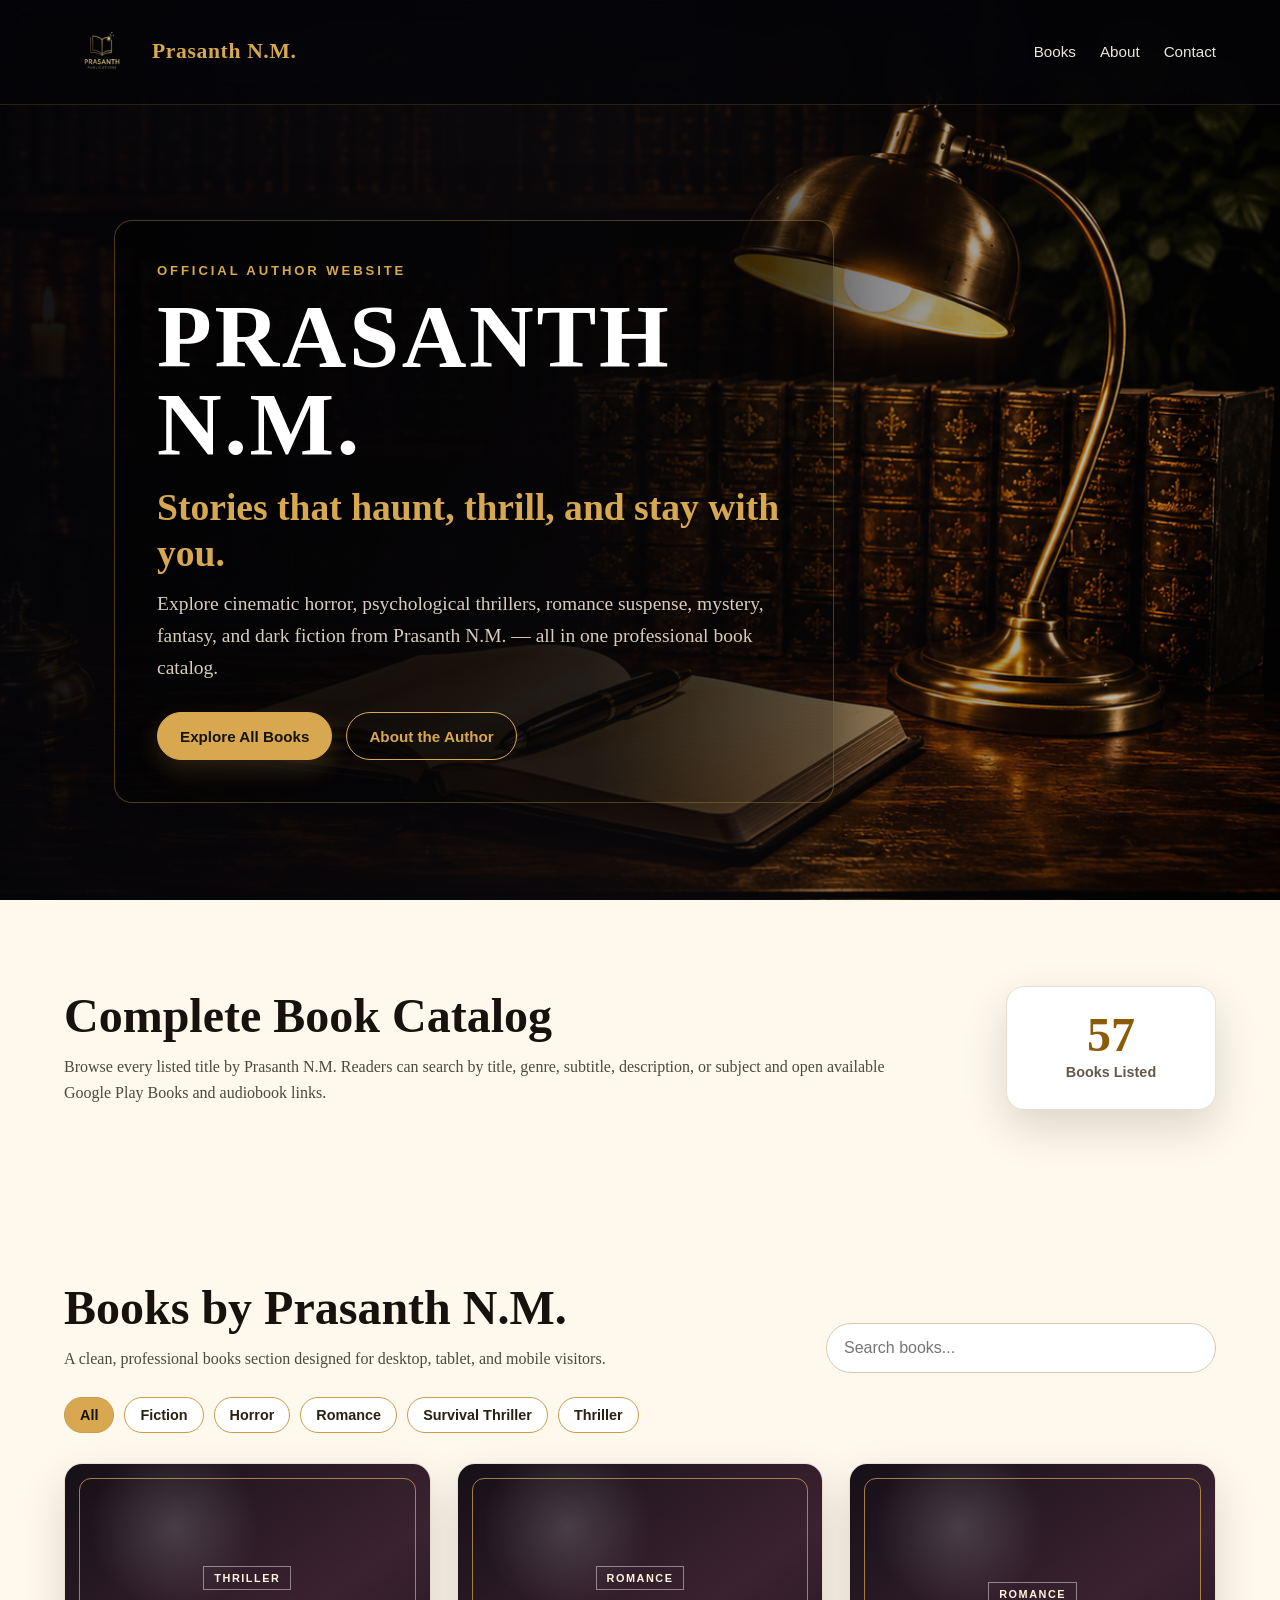
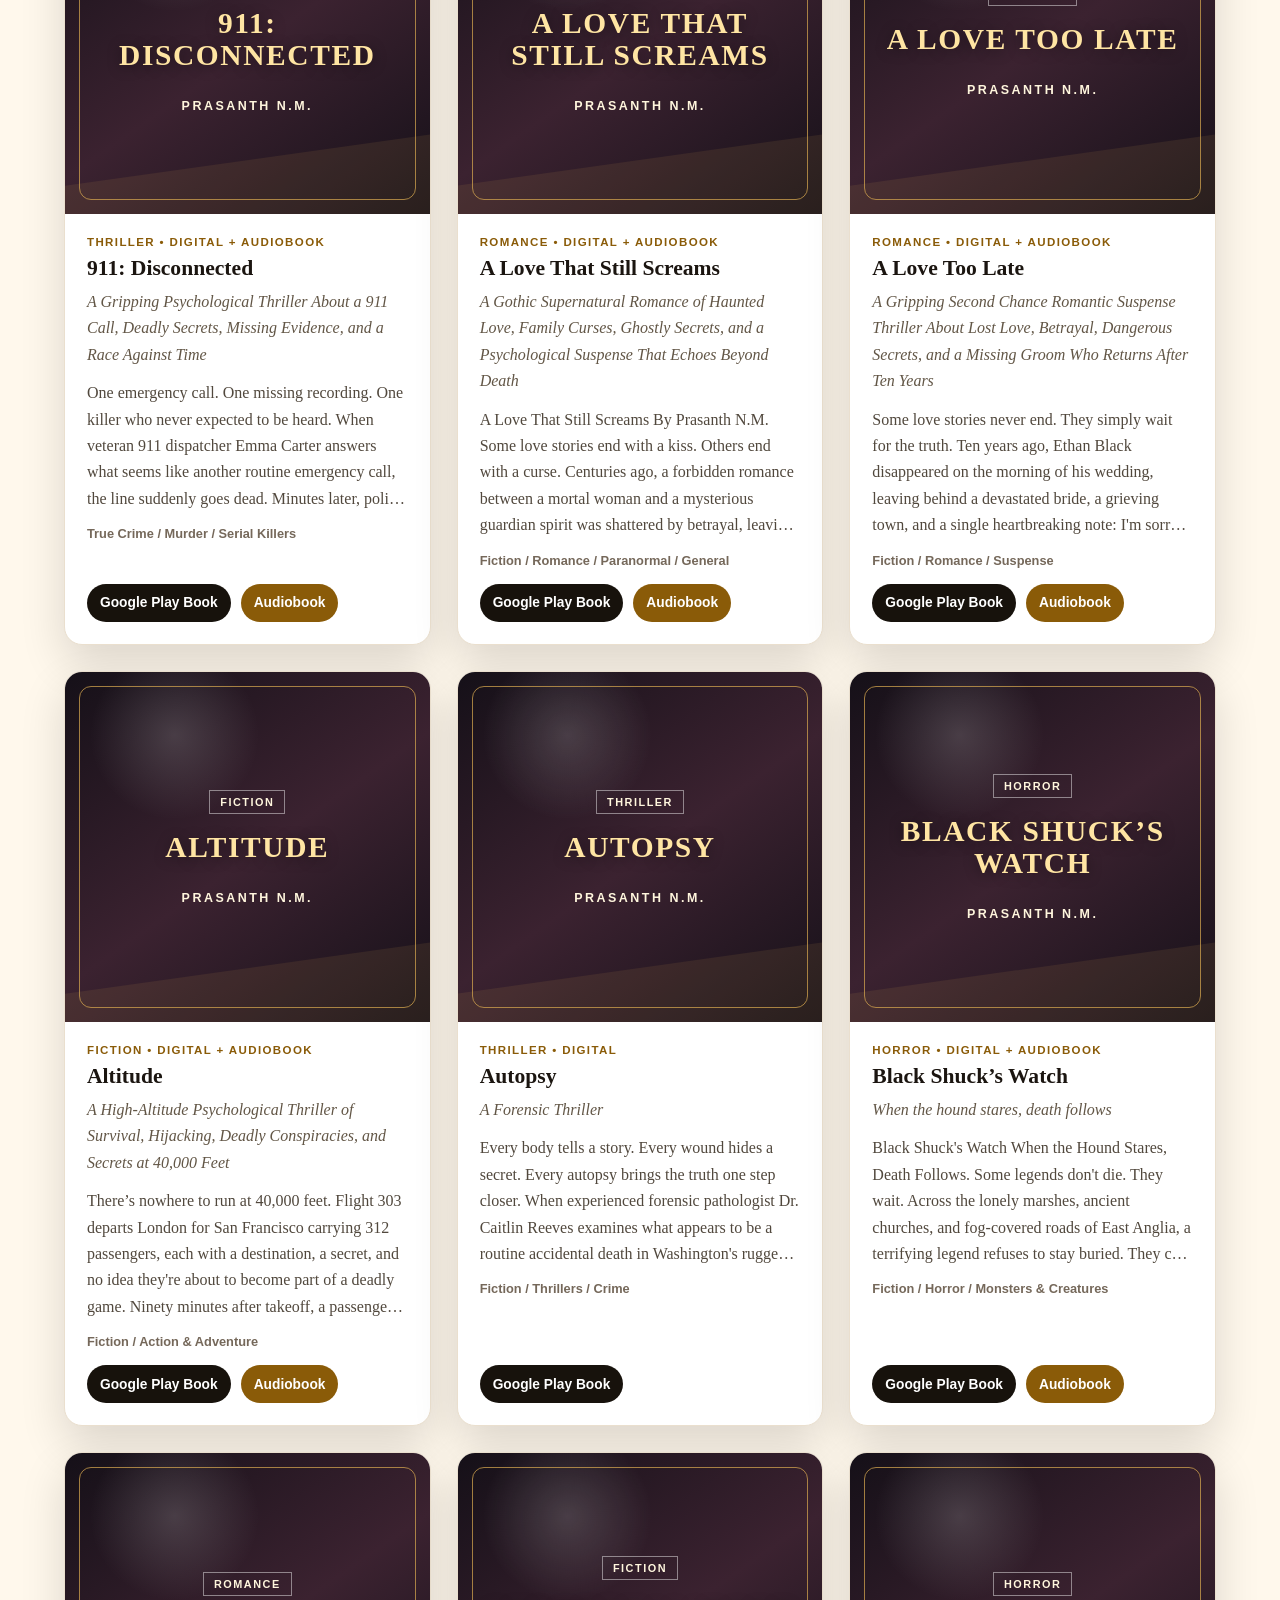
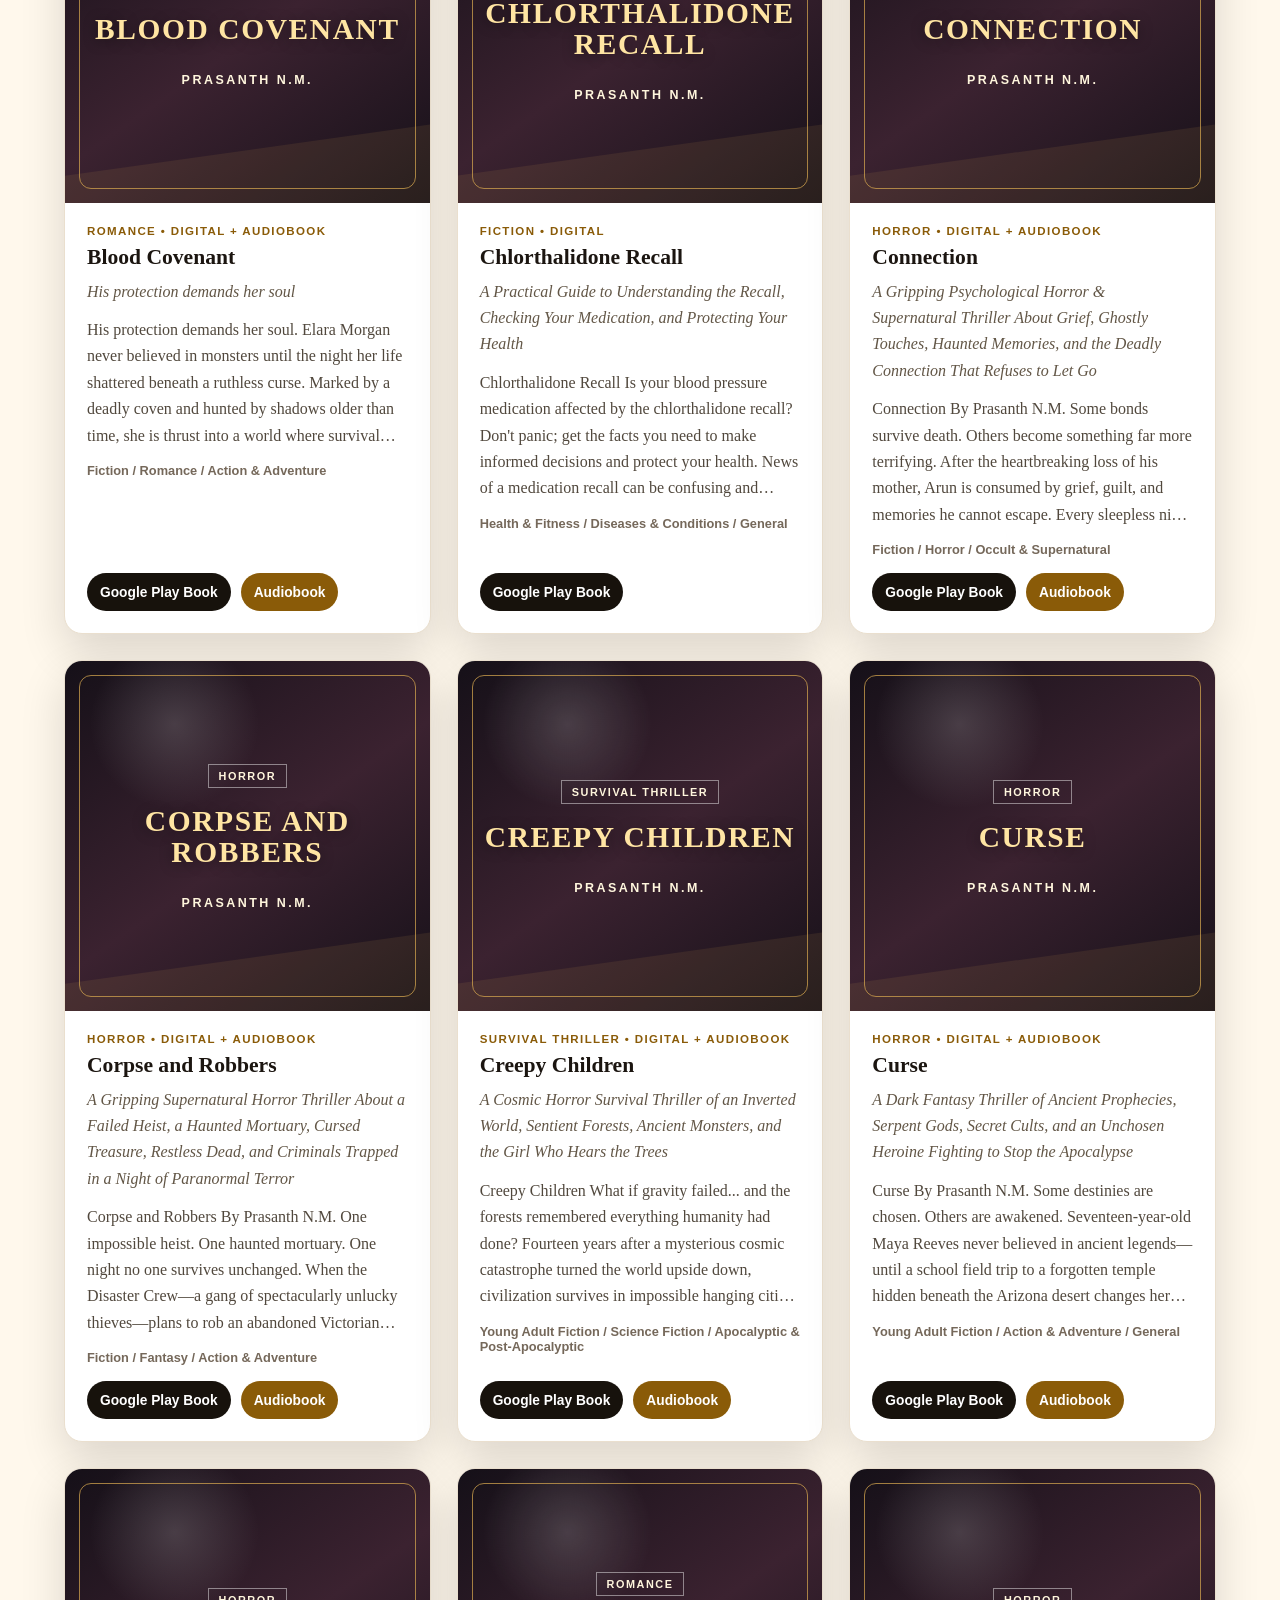
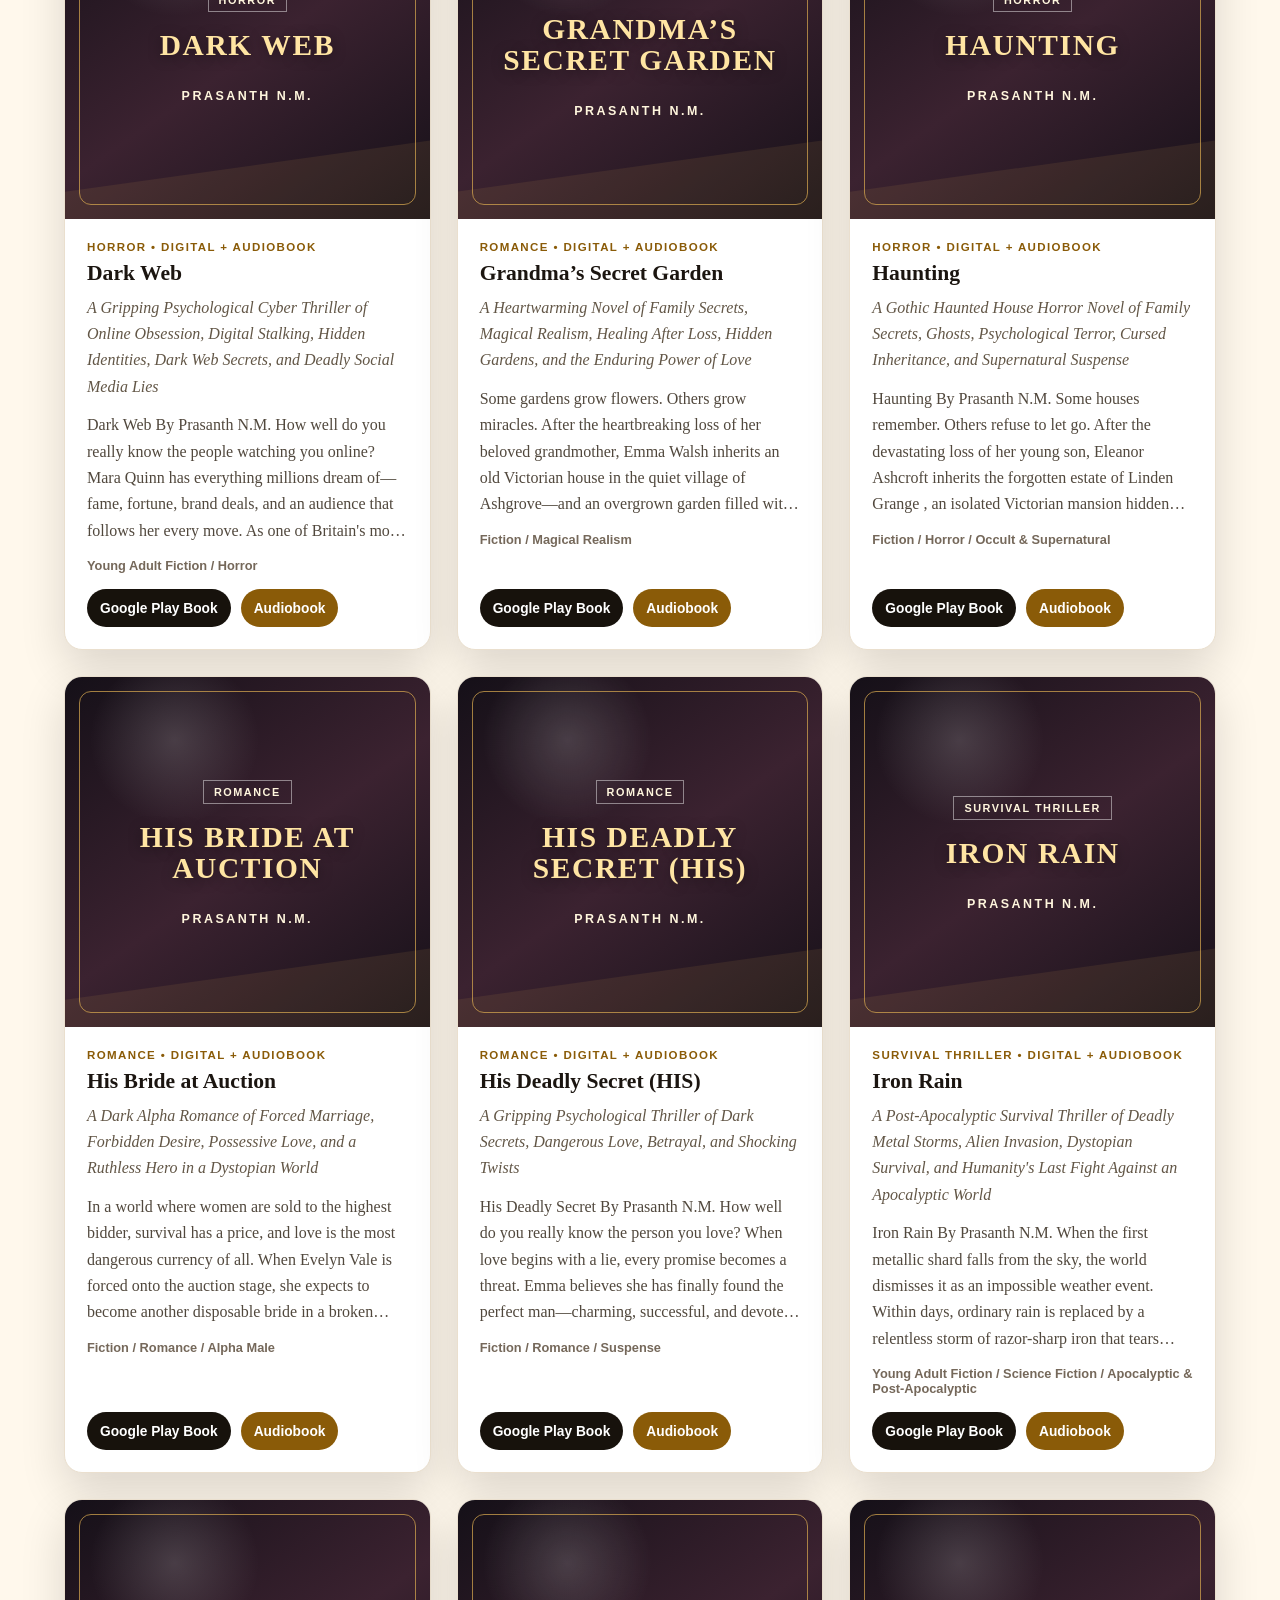
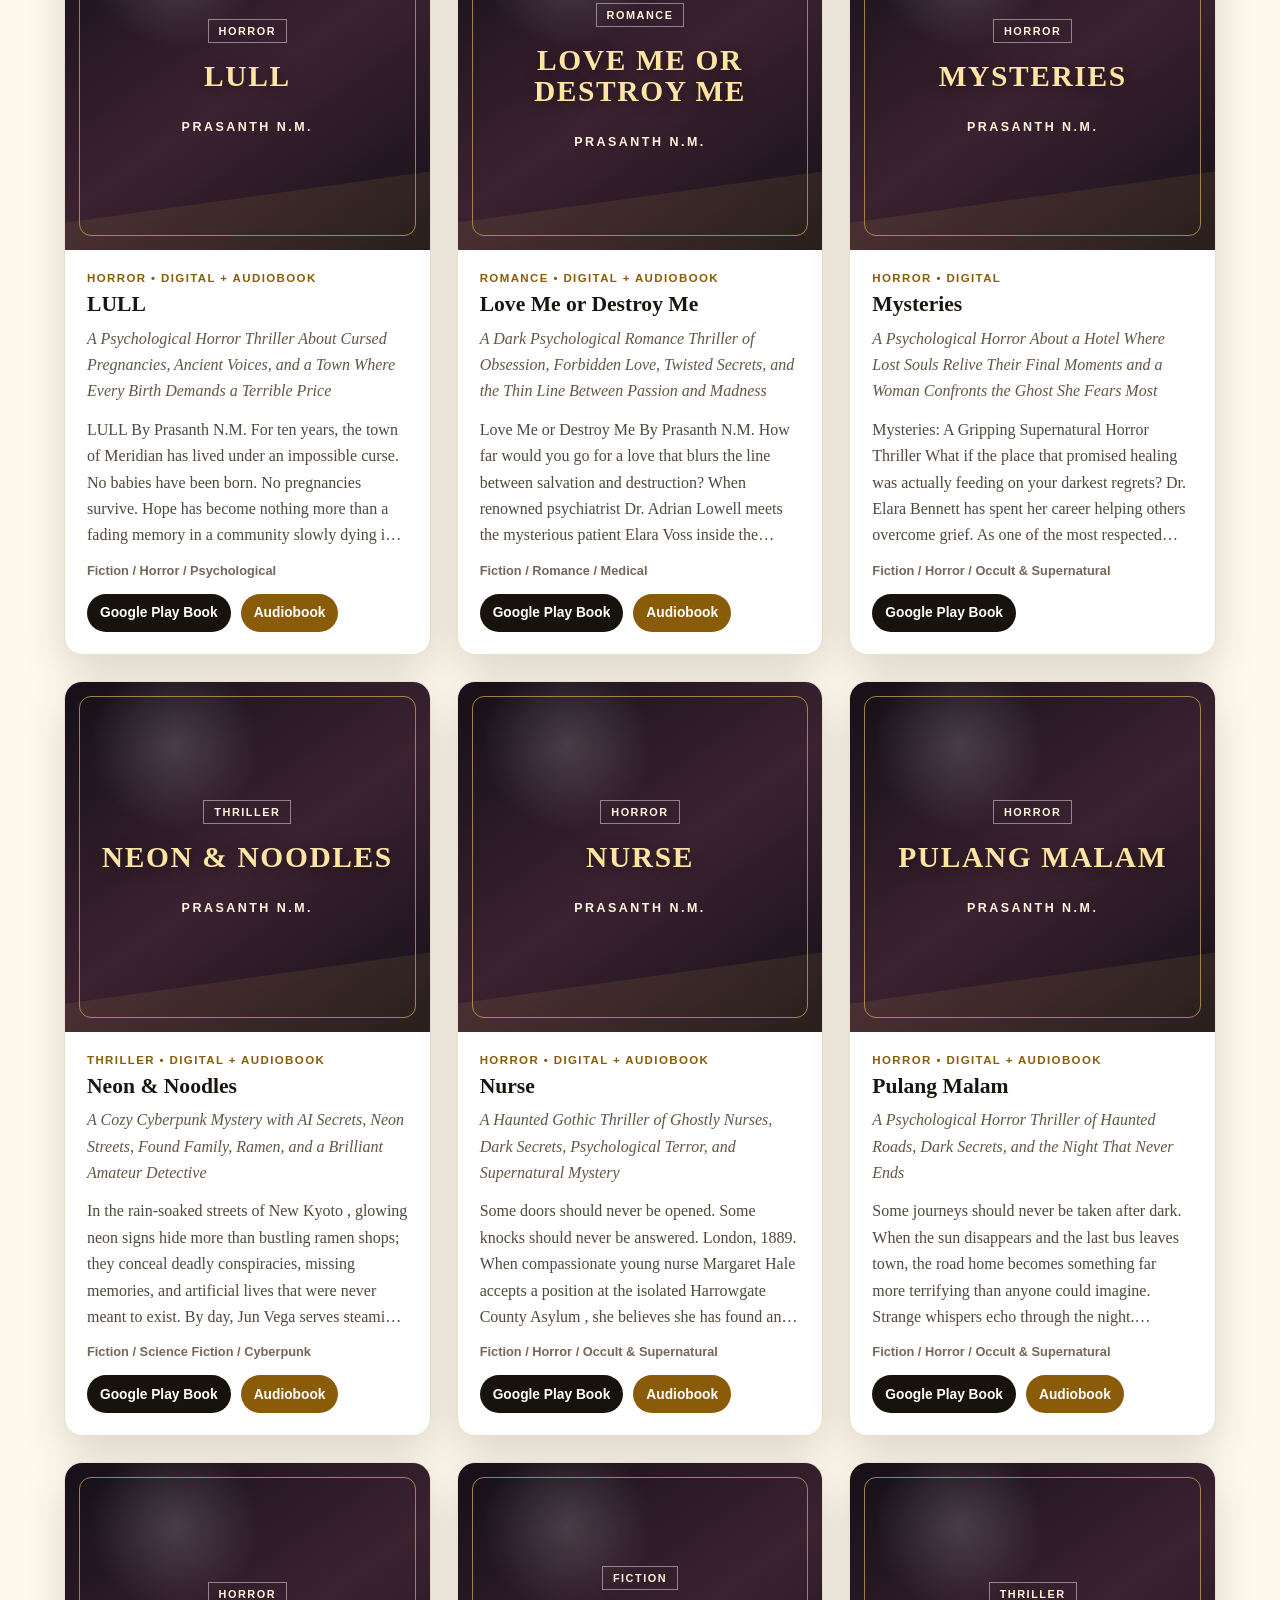
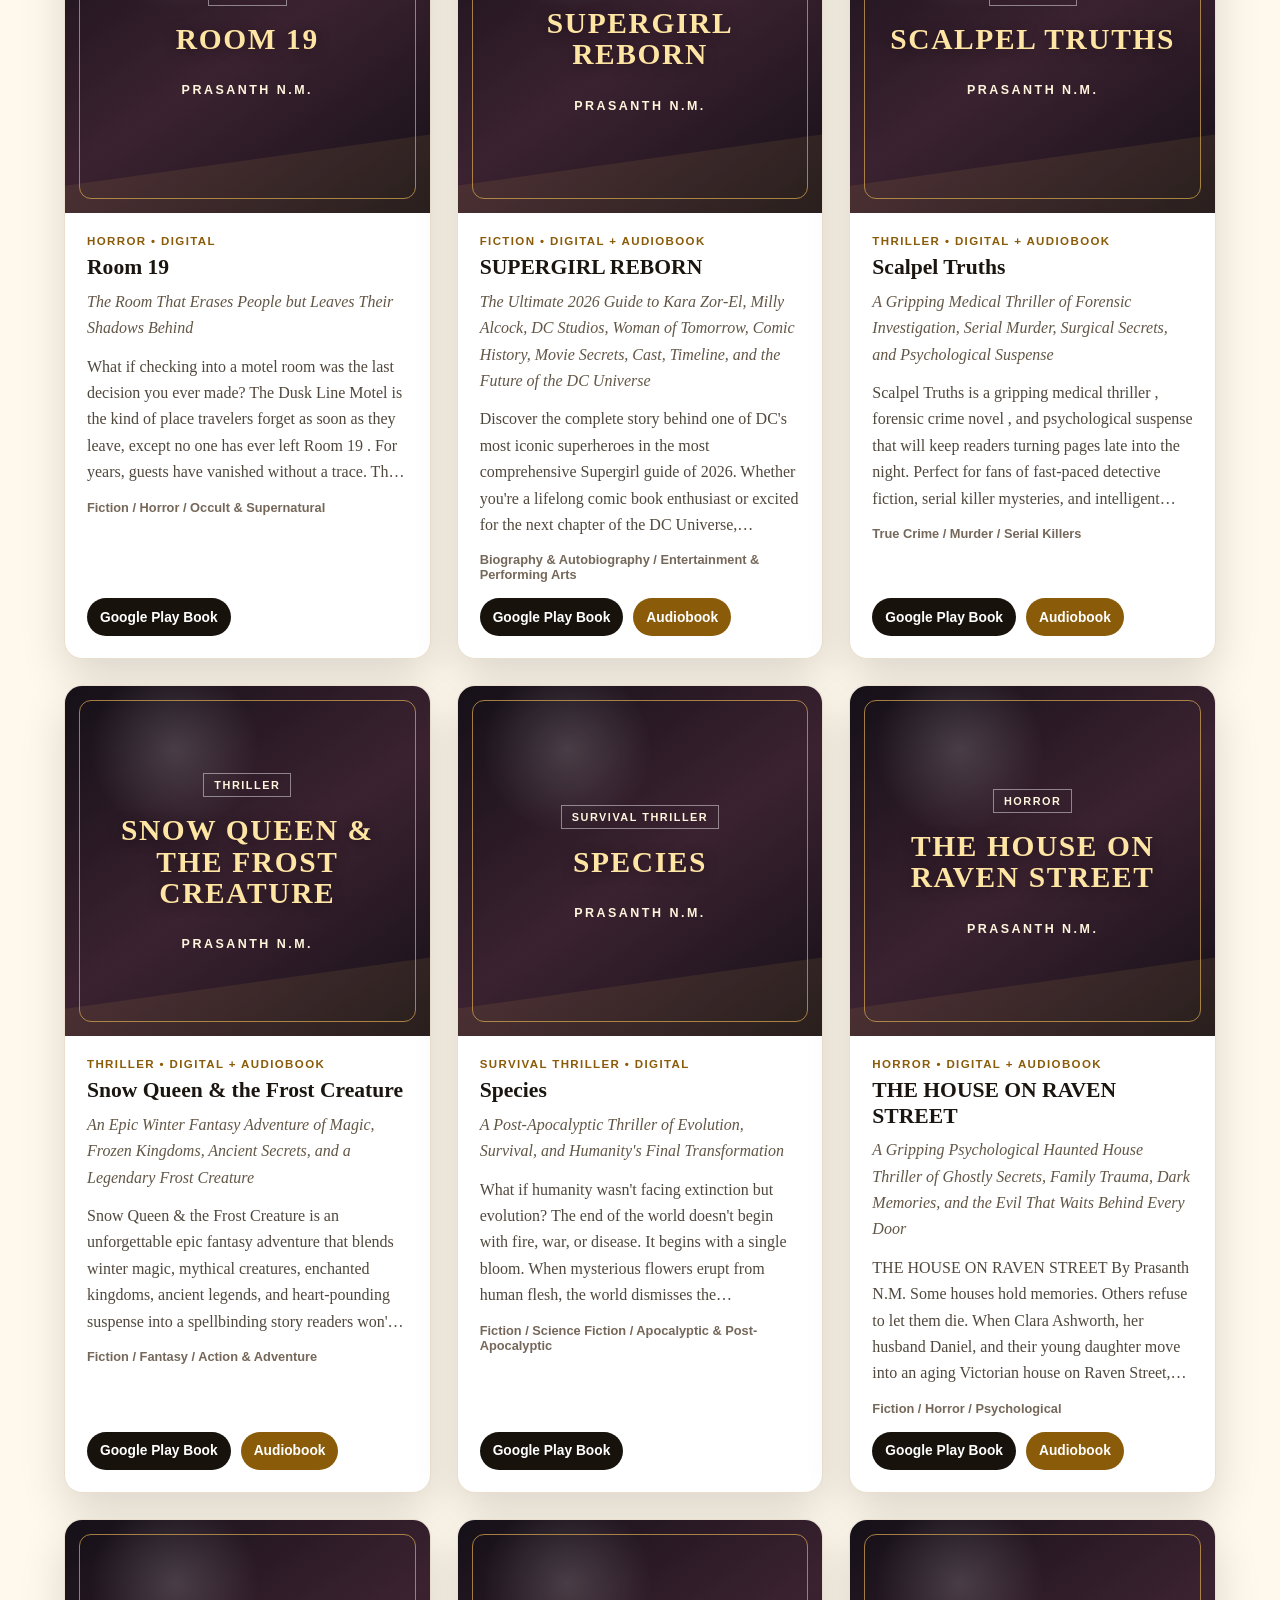
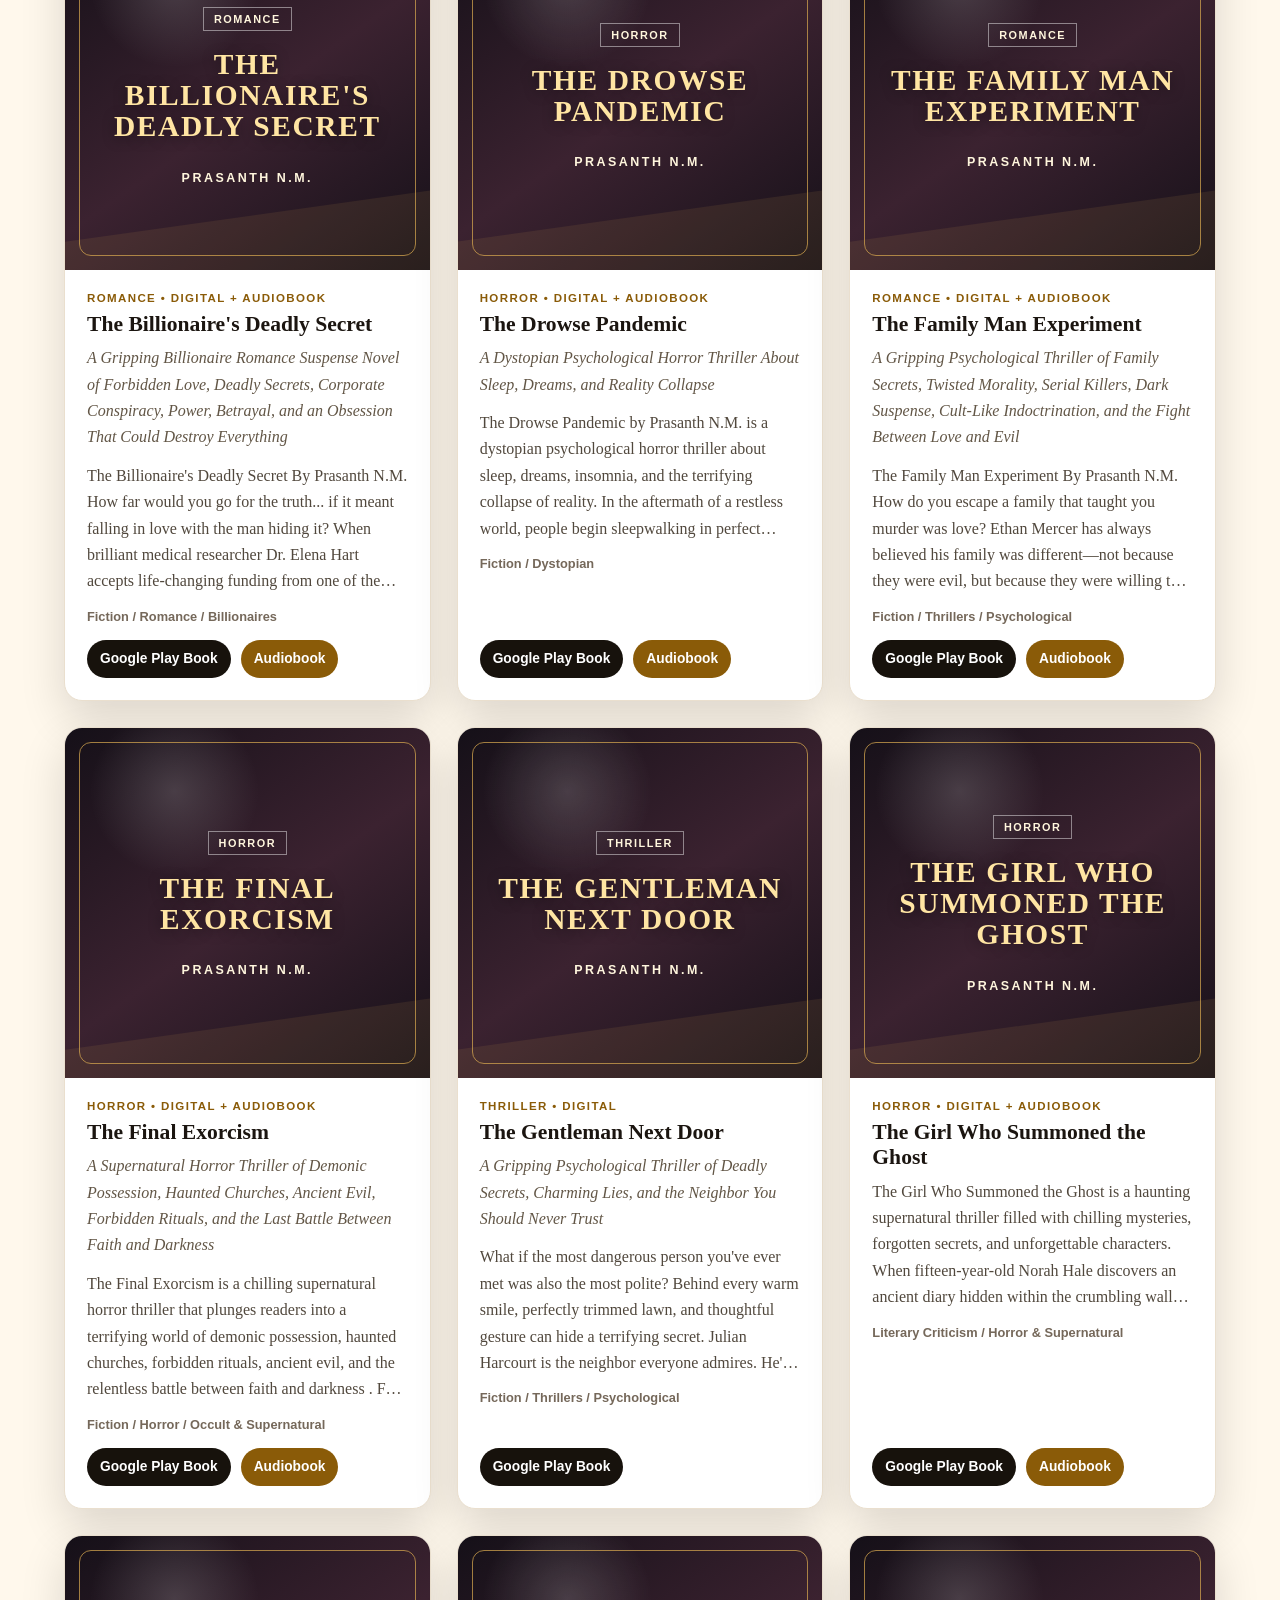
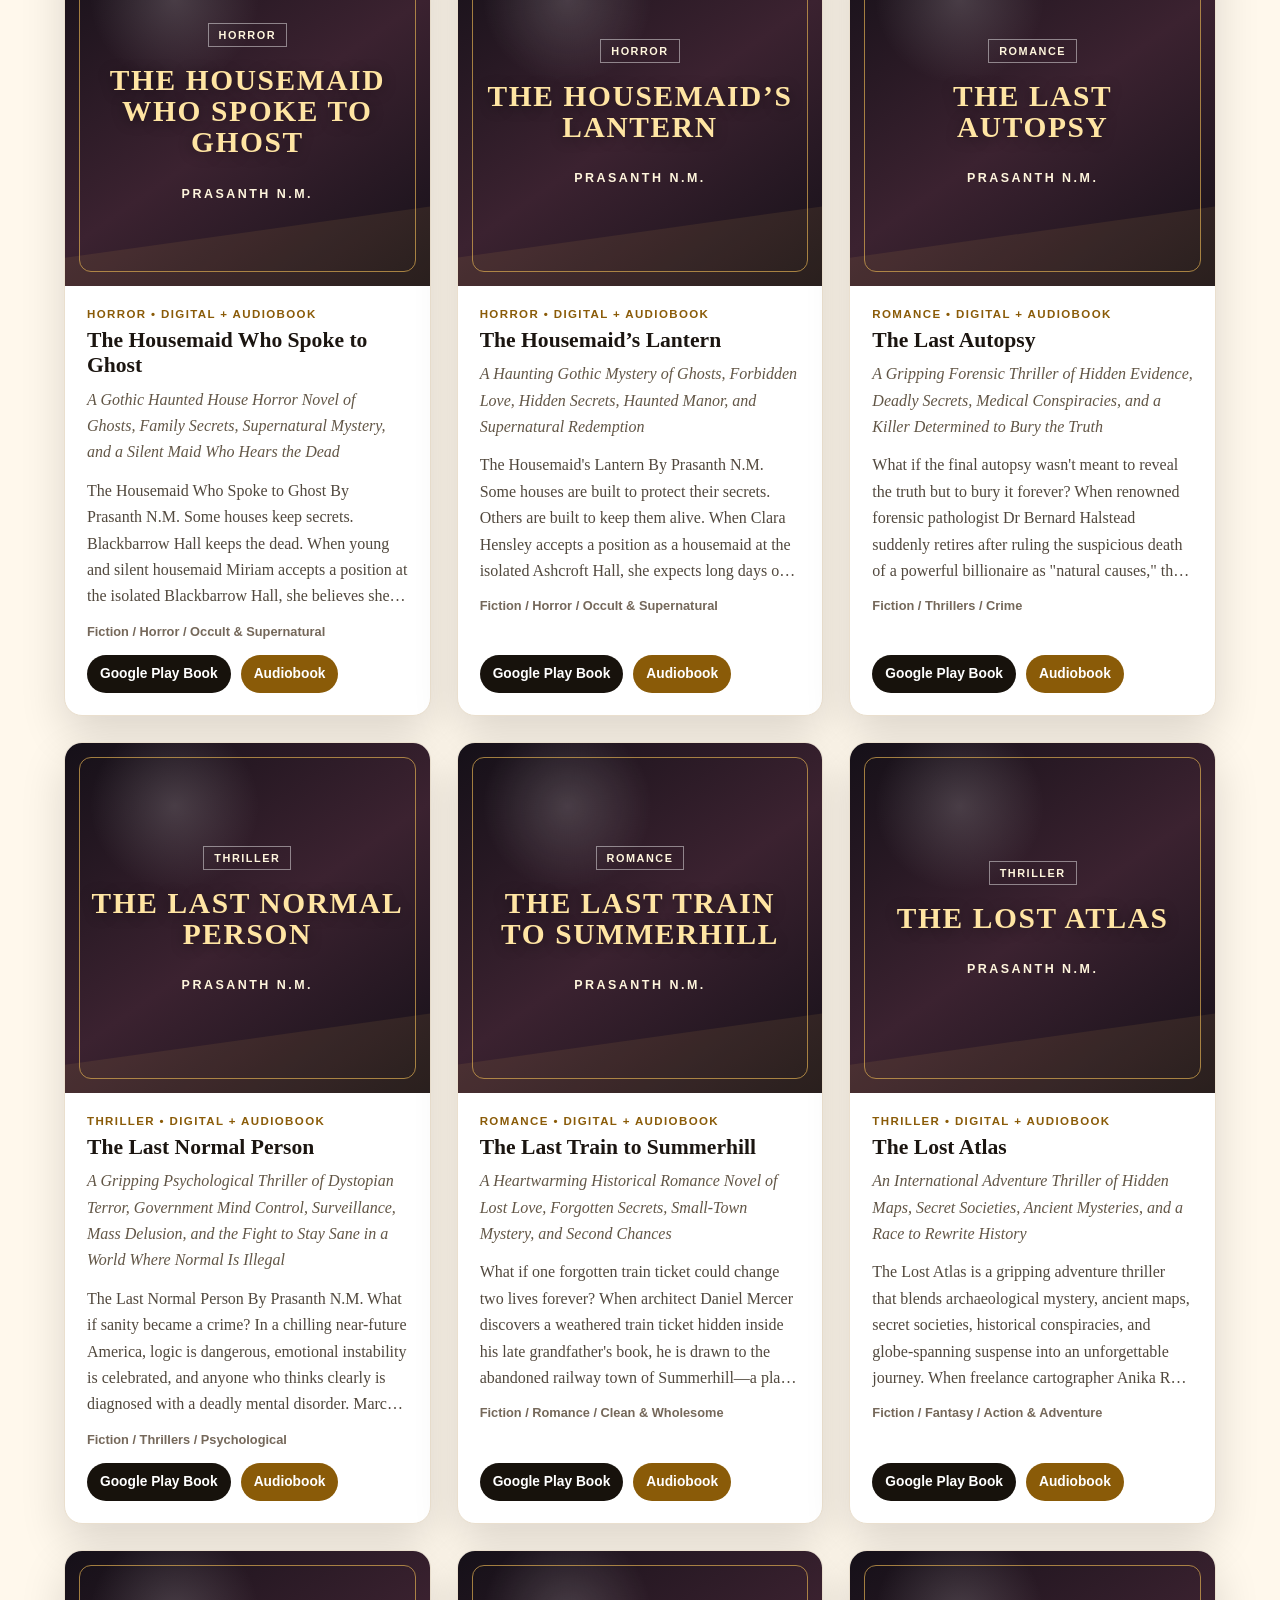
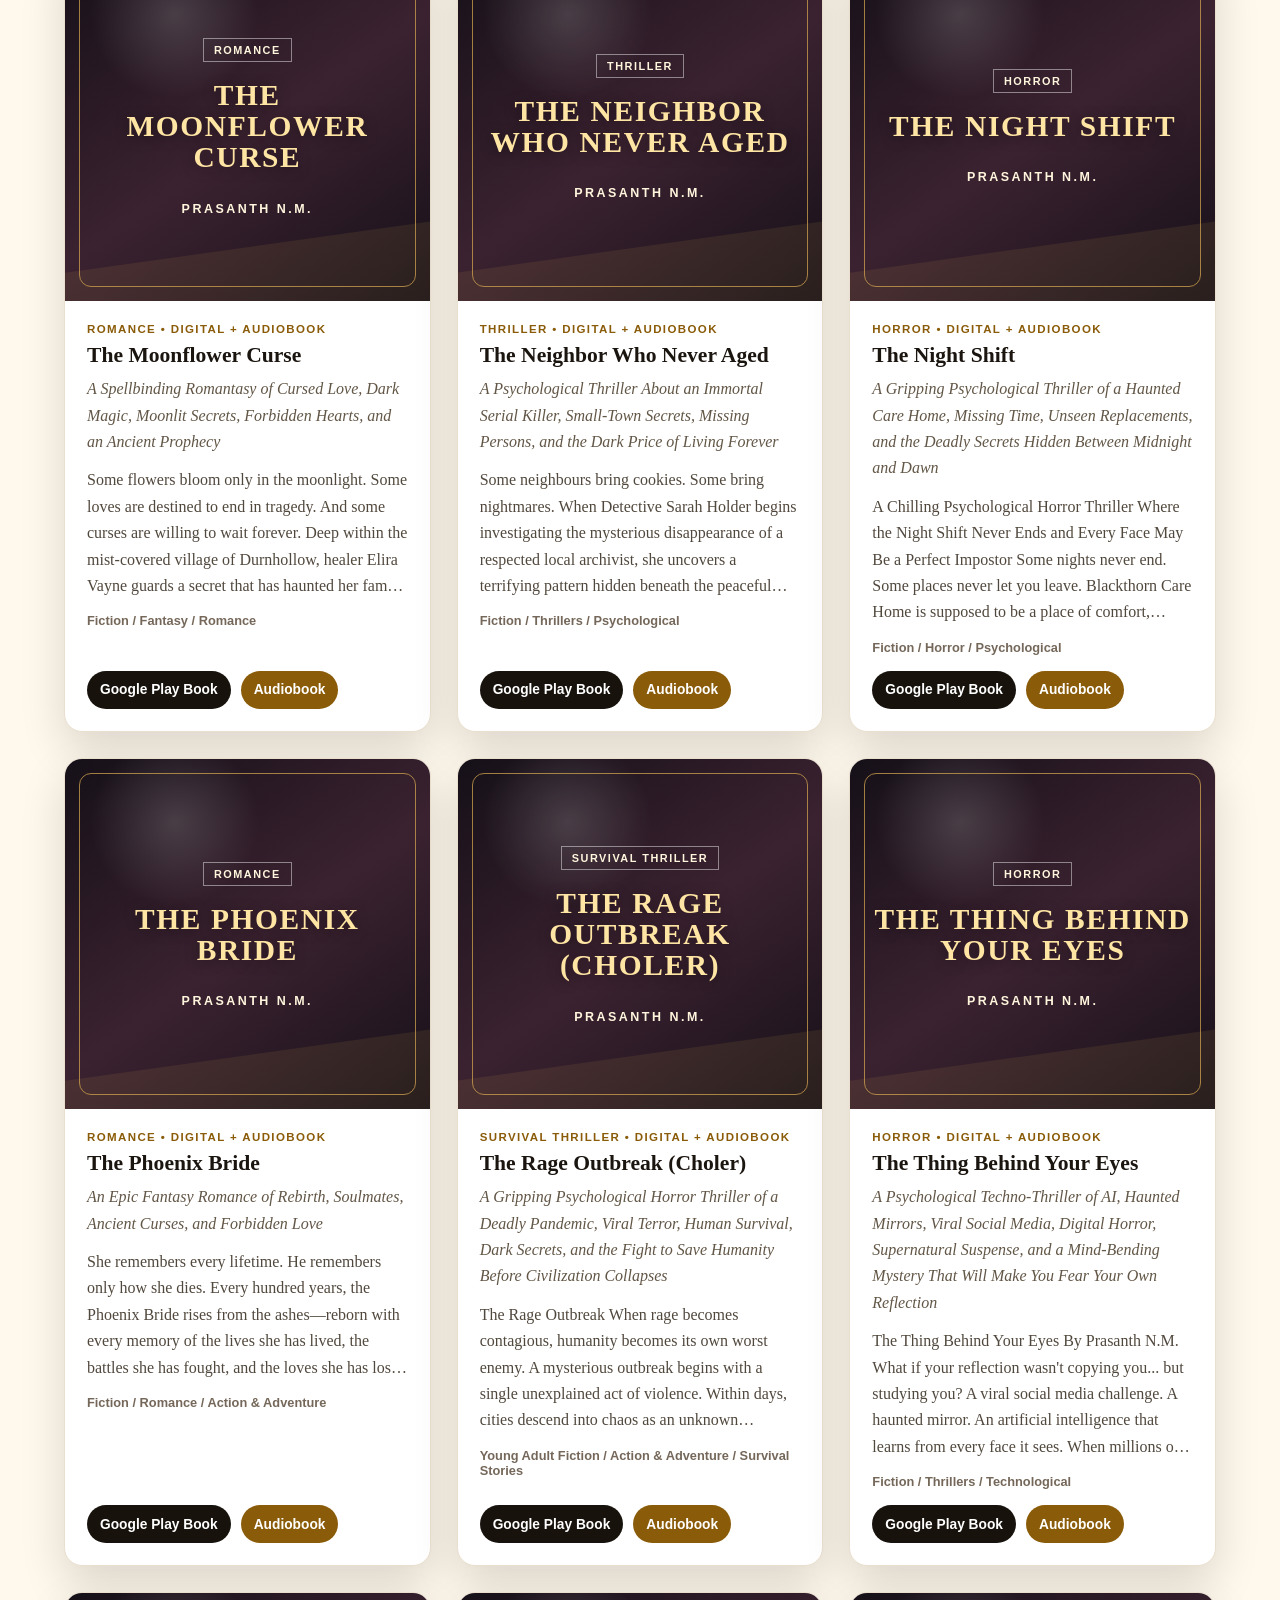
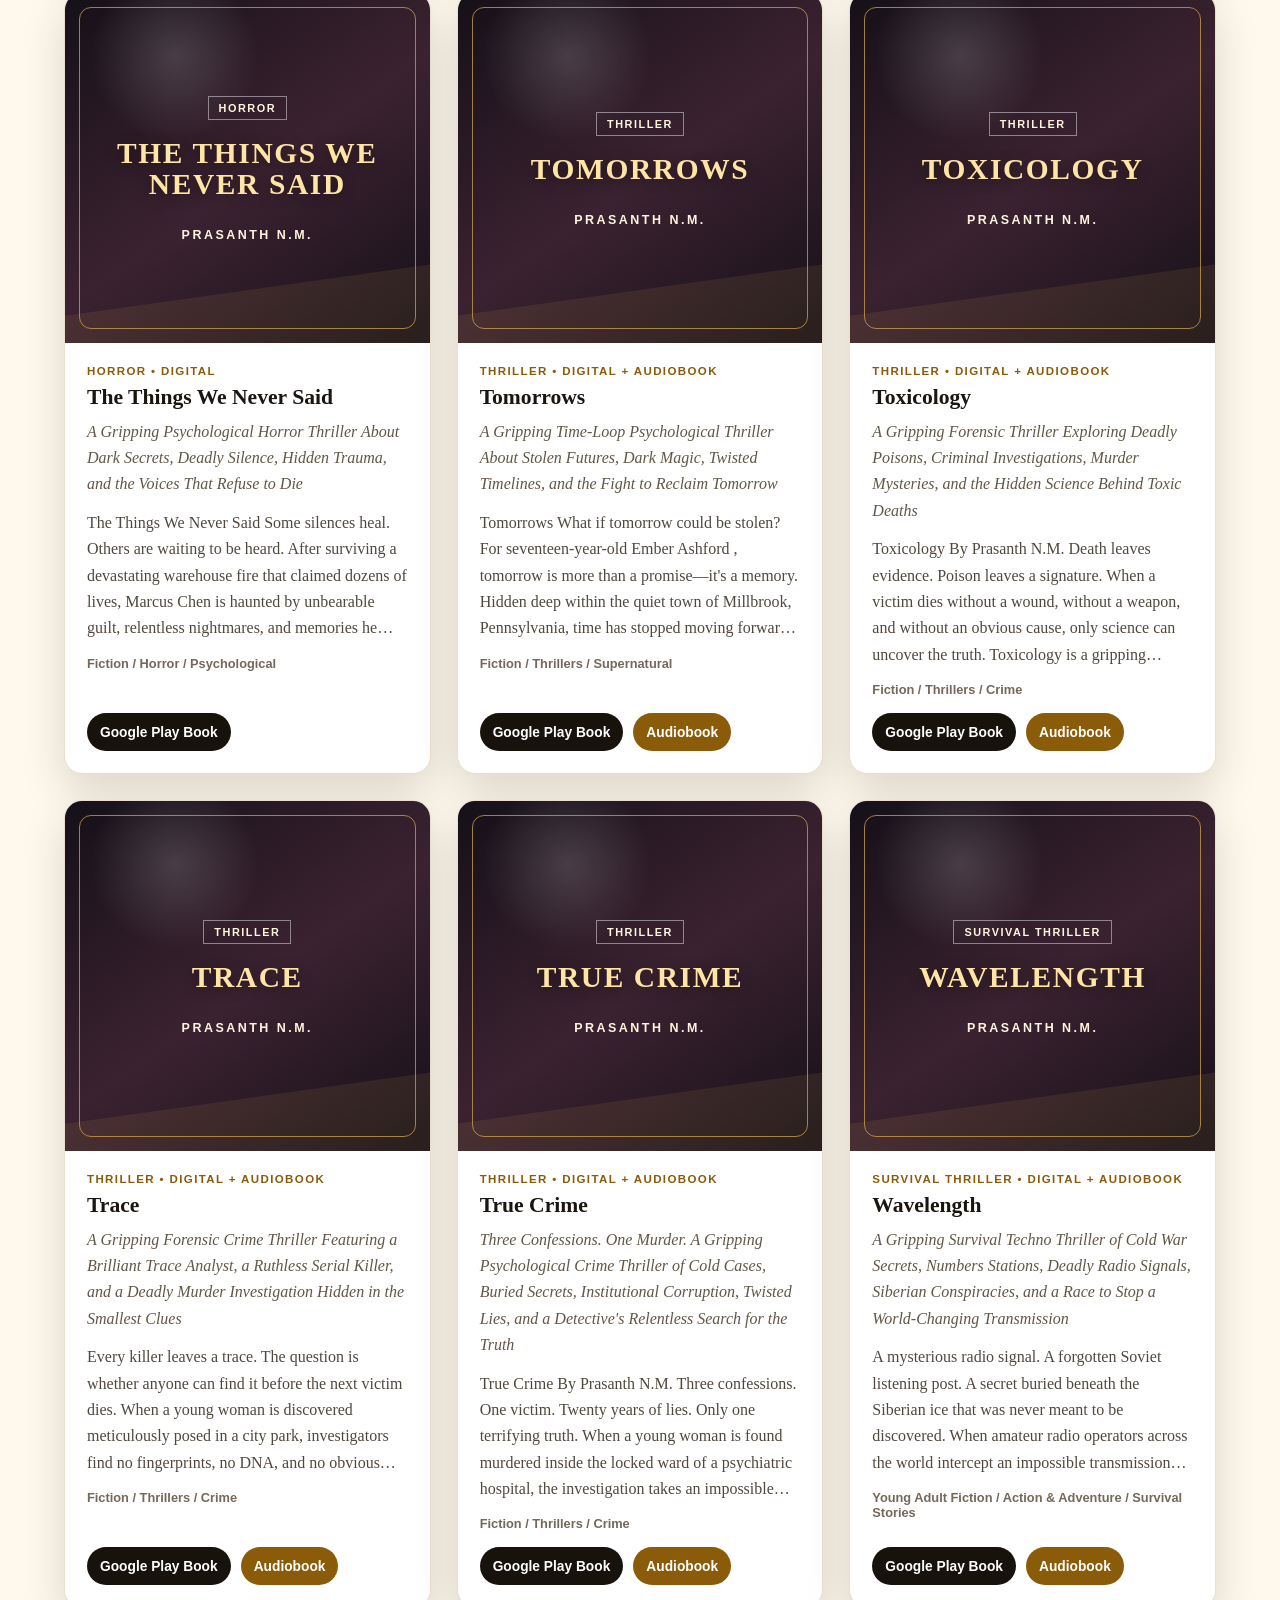
<file: index(3).html>
<!DOCTYPE html>
<html lang="en">
<head>
  <meta charset="UTF-8" />
  <meta name="viewport" content="width=device-width, initial-scale=1.0" />
  <meta name="robots" content="index, follow" />
  <link rel="canonical" href="https://prasanthpublication.github.io/Prasanth-N.M/" />
  <meta name="google-site-verification" content="PZvA7Qn5jPAjixke2nN64ilgVk41ely_-CYviQPaOdo" />
  <title>Prasanth N.M. | Official Author Website & Book Catalog</title>
  <meta name="description" content="Official author website of Prasanth N.M. Browse horror, thriller, romance, mystery, fantasy, suspense, ebooks, and audiobooks by Prasanth N.M." />
  <meta name="keywords" content="Prasanth N.M., Prasanth NM books, Google Play Books, horror novels, psychological thriller, romance suspense, mystery books, dark fantasy" />
  <meta name="author" content="Prasanth N.M." />
  <script type="application/ld+json">
  {
    "@context": "https://schema.org",
    "@type": "Person",
    "name": "Prasanth N.M.",
    "url": "https://prasanthpublication.github.io/Prasanth-N.M/",
    "jobTitle": "Author"
  }
  </script>
  <style>
    :root {
      --bg: #0b0b0f;
      --bg-soft: #15151d;
      --panel: #ffffff;
      --ink: #17120d;
      --text: #fff8ec;
      --muted: #d8ccbc;
      --gold: #d7a84f;
      --gold-dark: #8a5b08;
      --cream: #fff8ec;
      --line: #eadfce;
      --shadow: 0 18px 45px rgba(0,0,0,.14);
      --radius: 18px;
    }

    * { box-sizing: border-box; }
    html { scroll-behavior: smooth; }
    body {
      margin: 0;
      font-family: Georgia, 'Times New Roman', serif;
      background: var(--bg);
      color: var(--text);
      line-height: 1.65;
    }
    a { color: inherit; }
    img { max-width: 100%; height: auto; }

    .site-header {
      min-height: 100vh;
      background:
        linear-gradient(90deg, rgba(5,5,8,.94) 0%, rgba(12,10,13,.84) 46%, rgba(12,10,13,.42) 72%, rgba(12,10,13,.18) 100%),
        url('hero-banner.png') right center / cover no-repeat,
        radial-gradient(circle at 75% 35%, rgba(215,168,79,.28), transparent 34%),
        #101015;
      display: flex;
      flex-direction: column;
      overflow: hidden;
    }

    .nav {
      position: sticky;
      top: 0;
      z-index: 50;
      display: flex;
      align-items: center;
      justify-content: space-between;
      gap: 24px;
      padding: 14px clamp(18px, 5vw, 76px);
      background: rgba(5,5,8,.76);
      backdrop-filter: blur(14px);
      border-bottom: 1px solid rgba(215,168,79,.18);
    }

    .brand {
      display: inline-flex;
      align-items: center;
      gap: 12px;
      color: var(--gold);
      font-weight: 700;
      letter-spacing: .04em;
      text-decoration: none;
      min-width: 0;
    }
    .brand img { width: 76px; height: 76px; object-fit: contain; }
    .brand span { white-space: nowrap; font-size: clamp(1rem, 2vw, 1.35rem); }

    .links { display: flex; align-items: center; gap: 24px; }
    .links a {
      font-family: Arial, sans-serif;
      font-size: .95rem;
      color: var(--text);
      text-decoration: none;
      opacity: .92;
    }
    .links a:hover { color: var(--gold); opacity: 1; }

    .hero {
      flex: 1;
      display: grid;
      align-items: center;
      grid-template-columns: minmax(0, 720px) minmax(240px, 1fr);
      gap: 36px;
      width: min(1180px, 100%);
      margin: 0 auto;
      padding: clamp(70px, 12vh, 130px) clamp(20px, 5vw, 70px) clamp(64px, 10vh, 110px);
    }
    .hero-card {
      max-width: 720px;
      padding: clamp(24px, 4vw, 42px);
      border: 1px solid rgba(215,168,79,.34);
      background: linear-gradient(135deg, rgba(0,0,0,.54), rgba(0,0,0,.24));
      box-shadow: 0 20px 70px rgba(0,0,0,.32);
      border-radius: var(--radius);
    }
    .tagline {
      margin: 0 0 14px;
      color: var(--gold);
      text-transform: uppercase;
      letter-spacing: .22em;
      font: 700 .82rem Arial, sans-serif;
    }
    h1 {
      margin: 0;
      font-size: clamp(2.55rem, 7vw, 5.9rem);
      line-height: .98;
      letter-spacing: .03em;
      color: #fff;
      text-transform: uppercase;
    }
    .hero h2 {
      margin: 18px 0 12px;
      font-size: clamp(1.35rem, 3vw, 2.35rem);
      line-height: 1.2;
      color: var(--gold);
      font-weight: 700;
    }
    .intro {
      max-width: 620px;
      margin: 0;
      color: var(--muted);
      font-size: clamp(1rem, 1.8vw, 1.22rem);
    }
    .hero-actions { display: flex; gap: 14px; flex-wrap: wrap; margin-top: 28px; }
    .button {
      display: inline-flex;
      align-items: center;
      justify-content: center;
      min-height: 48px;
      padding: 12px 22px;
      border-radius: 999px;
      border: 1px solid var(--gold);
      background: var(--gold);
      color: #17120c;
      text-decoration: none;
      font: 800 .95rem Arial, sans-serif;
      box-shadow: 0 10px 24px rgba(215,168,79,.18);
    }
    .button.ghost { background: rgba(0,0,0,.25); color: var(--gold); box-shadow: none; }
    .hero-spacer { min-height: 360px; }

    .section { padding: clamp(54px, 8vw, 86px) clamp(18px, 5vw, 76px); background: var(--cream); color: var(--ink); }
    .section-inner { width: min(1180px, 100%); margin: 0 auto; }
    .catalog-intro {
      display: grid;
      grid-template-columns: minmax(0, 1fr) 210px;
      gap: 28px;
      align-items: center;
    }
    .section h2 { font-size: clamp(2rem, 4vw, 3rem); line-height: 1.08; margin: 0 0 12px; }
    .section-intro, .catalog-intro p { color: #51483d; max-width: 850px; margin: 0; }
    .stats {
      text-align: center;
      border: 1px solid var(--line);
      border-radius: var(--radius);
      background: #fff;
      padding: 24px 18px;
      box-shadow: var(--shadow);
    }
    .stats strong { display: block; color: var(--gold-dark); font-size: 3rem; line-height: 1; }
    .stats span { font: 700 .9rem Arial, sans-serif; color: #65584b; }

    .section-head {
      display: grid;
      grid-template-columns: minmax(0, 1fr) minmax(260px, 390px);
      gap: 24px;
      align-items: end;
      margin-bottom: 24px;
    }
    .search {
      width: 100%;
      padding: 15px 17px;
      border: 1px solid #d8c9b5;
      border-radius: 999px;
      background: #fff;
      color: #1d1711;
      font-size: 1rem;
      outline: none;
    }
    .search:focus { border-color: var(--gold); box-shadow: 0 0 0 4px rgba(215,168,79,.18); }
    .filters { display: flex; flex-wrap: wrap; gap: 10px; margin: 0 0 30px; }
    .filter {
      border: 1px solid #c79c4c;
      background: #fff;
      padding: 9px 15px;
      border-radius: 999px;
      color: #2a2116;
      cursor: pointer;
      font: 700 .9rem Arial, sans-serif;
    }
    .filter.active, .filter:hover { background: var(--gold); color: #1a1209; }

    .books-grid { display: grid; grid-template-columns: repeat(3, minmax(0, 1fr)); gap: 26px; }
    .book-card {
      background: #fff;
      border: 1px solid var(--line);
      border-radius: var(--radius);
      box-shadow: var(--shadow);
      overflow: hidden;
      display: flex;
      flex-direction: column;
      min-height: 100%;
    }
    .cover {
      min-height: 350px;
      padding: 28px 24px;
      display: flex;
      align-items: center;
      justify-content: center;
      position: relative;
      isolation: isolate;
      overflow: hidden;
      background:
        radial-gradient(circle at 30% 18%, rgba(255,255,255,.16), transparent 22%),
        linear-gradient(145deg, #151018 0%, #3b2230 52%, #151018 100%);
      color: #ffe5a3;
      text-align: center;
    }
    .cover::before { content: ''; position: absolute; inset: 14px; border: 1px solid rgba(215,168,79,.72); border-radius: 12px; z-index: -1; }
    .cover::after { content: ''; position: absolute; inset: auto -30% -40% -30%; height: 55%; background: rgba(215,168,79,.10); transform: rotate(-8deg); z-index: -2; }
    .cover-title { font-size: clamp(1.45rem, 2.3vw, 2rem); line-height: 1.06; letter-spacing: .055em; text-transform: uppercase; font-weight: 800; text-shadow: 0 2px 14px rgba(0,0,0,.42); }
    .cover-author { margin-top: 28px; color: #fff6dd; font: 700 .78rem Arial, sans-serif; letter-spacing: .2em; }
    .badge { display: inline-block; margin-bottom: 18px; padding: 5px 10px; border: 1px solid rgba(255,255,255,.45); color: #fff6dd; font: 800 .68rem Arial, sans-serif; letter-spacing: .14em; text-transform: uppercase; }

    .book-body { padding: 22px; display: flex; flex-direction: column; flex: 1; }
    .genre { margin: 0; color: var(--gold-dark); text-transform: uppercase; letter-spacing: .12em; font: 800 .72rem Arial, sans-serif; }
    .book-body h3 { margin: 8px 0 8px; color: #1b1510; font-size: 1.35rem; line-height: 1.18; }
    .subtitle { margin: 0 0 12px; color: #625646; font-style: italic; }
    .desc { color: #51483d; margin: 0 0 14px; display: -webkit-box; -webkit-line-clamp: 5; -webkit-box-orient: vertical; overflow: hidden; }
    .subject { color: #75685a; font: 700 .8rem Arial, sans-serif; margin: 0 0 16px; }
    .book-actions { margin-top: auto; display: flex; gap: 10px; flex-wrap: wrap; }
    .book-btn {
      display: inline-flex;
      align-items: center;
      justify-content: center;
      min-height: 38px;
      padding: 9px 13px;
      border-radius: 999px;
      background: #17120c;
      color: #fff;
      text-decoration: none;
      font: 800 .86rem Arial, sans-serif;
    }
    .book-btn.secondary { background: var(--gold-dark); }
    .book-btn.muted { background: #63584f; }
    .empty { padding: 25px; background: #fff; border: 1px dashed #c8b79f; border-radius: var(--radius); }

    .dark { background: var(--bg-soft); color: var(--text); }
    .dark p { max-width: 960px; color: var(--muted); font-size: 1.08rem; }
    .contact a { color: var(--gold-dark); font-weight: 800; }
    footer { text-align: center; padding: 28px 18px; background: #08080b; color: #aaa; font: .9rem Arial, sans-serif; }

    @media (max-width: 980px) {
      .site-header {
        min-height: auto;
        background:
          linear-gradient(180deg, rgba(5,5,8,.92) 0%, rgba(5,5,8,.76) 45%, rgba(5,5,8,.86) 100%),
          url('hero-banner.png') center top / cover no-repeat,
          #101015;
      }
      .hero { grid-template-columns: 1fr; padding-top: 64px; }
      .hero-spacer { display: none; }
      .books-grid { grid-template-columns: repeat(2, minmax(0, 1fr)); }
      .catalog-intro, .section-head { grid-template-columns: 1fr; }
    }

    @media (max-width: 700px) {
      .nav { align-items: flex-start; flex-direction: column; padding: 12px 18px; }
      .brand img { width: 58px; height: 58px; }
      .links { width: 100%; justify-content: space-between; gap: 10px; }
      .links a { font-size: .9rem; }
      .hero { padding: 44px 18px 54px; }
      .hero-card { padding: 22px 18px; border-radius: 16px; }
      .hero-actions { flex-direction: column; }
      .button { width: 100%; }
      .books-grid { grid-template-columns: 1fr; gap: 20px; }
      .cover { min-height: 300px; }
      .book-actions { flex-direction: column; }
      .book-btn { width: 100%; }
      .filters { flex-wrap: nowrap; overflow-x: auto; padding-bottom: 8px; }
      .filter { white-space: nowrap; }
    }
  </style>
</head>
<body>
  <header class="site-header" id="top">
    <nav class="nav" aria-label="Main navigation">
      <a class="brand" href="#top">
        <img src="20250427_0217_Prasanth%20Publications%20Logo_simple_compose_01jssxm10kehkretwvp82mq0h9.png" alt="Prasanth Publications logo" onerror="this.style.display='none'" />
        <span>Prasanth N.M.</span>
      </a>
      <div class="links">
        <a href="#books">Books</a>
        <a href="#about">About</a>
        <a href="#contact">Contact</a>
      </div>
    </nav>

    <section class="hero" aria-label="Author introduction">
      <div class="hero-card">
        <p class="tagline">Official Author Website</p>
        <h1>Prasanth N.M.</h1>
        <h2>Stories that haunt, thrill, and stay with you.</h2>
        <p class="intro">Explore cinematic horror, psychological thrillers, romance suspense, mystery, fantasy, and dark fiction from Prasanth N.M. — all in one professional book catalog.</p>
        <div class="hero-actions">
          <a class="button" href="#books">Explore All Books</a>
          <a class="button ghost" href="#about">About the Author</a>
        </div>
      </div>
      <div class="hero-spacer" aria-hidden="true"></div>
    </section>
  </header>

  <main>
    <section class="section">
      <div class="section-inner catalog-intro">
        <div>
          <h2>Complete Book Catalog</h2>
          <p>Browse every listed title by Prasanth N.M. Readers can search by title, genre, subtitle, description, or subject and open available Google Play Books and audiobook links.</p>
        </div>
        <div class="stats"><strong id="bookCount">0</strong><span>Books Listed</span></div>
      </div>
    </section>

    <section class="section" id="books">
      <div class="section-inner">
        <div class="section-head">
          <div>
            <h2>Books by Prasanth N.M.</h2>
            <p class="section-intro">A clean, professional books section designed for desktop, tablet, and mobile visitors.</p>
          </div>
          <input class="search" id="searchInput" type="search" placeholder="Search books..." aria-label="Search books" />
        </div>
        <div class="filters" id="filters" aria-label="Book genre filters"></div>
        <div class="books-grid" id="bookGrid"></div>
        <p id="emptyState" class="empty" hidden>No books found. Try another title or genre.</p>
      </div>
    </section>

    <section class="section dark" id="about">
      <div class="section-inner">
        <h2>About the Author</h2>
        <p><strong>Prasanth N.M.</strong> writes gripping novels across horror, psychological thriller, romance, mystery, suspense, dark fantasy, and supernatural fiction. His books focus on powerful atmosphere, emotional tension, secrets, betrayal, haunted places, and memorable twists.</p>
        <p>With cinematic storytelling and a classic love for strong plots and page-turning suspense, Prasanth N.M. creates stories for readers who enjoy mystery, emotion, fear, and unforgettable endings.</p>
      </div>
    </section>

    <section class="section contact" id="contact">
      <div class="section-inner">
        <h2>Contact</h2>
        <p>For book updates, publishing information, and reader inquiries, contact:</p>
        <p><a href="mailto:prasanth.yogamaster@gmail.com">prasanth.yogamaster@gmail.com</a></p>
      </div>
    </section>
  </main>

  <footer><p>© 2026 Prasanth N.M. All rights reserved.</p></footer>

  <script>
    const books = [{"title": "911: Disconnected", "subtitle": "A Gripping Psychological Thriller About a 911 Call, Deadly Secrets, Missing Evidence, and a Race Against Time", "genre": "Thriller", "format": "Digital + Audiobook", "desc": "One emergency call. One missing recording. One killer who never expected to be heard. When veteran 911 dispatcher Emma Carter answers what seems like another routine emergency call, the line suddenly goes dead. Minutes later, police discover a brutal crime scene, but the official recording of the call has mysteriously disappeared. As more victims emerge, each connected by incomplete emergency calls, Emma realizes someone is...", "google": "https://play.google.com/store/books/details?id=L43vEQAAQBAJ", "audiobook": "https://play.google.com/store/audiobooks/details?id=AQAAAEB6JnlmEM", "subject": "True Crime / Murder / Serial Killers"}, {"title": "A Love That Still Screams", "subtitle": "A Gothic Supernatural Romance of Haunted Love, Family Curses, Ghostly Secrets, and a Psychological Suspense That Echoes Beyond Death", "genre": "Romance", "format": "Digital + Audiobook", "desc": "A Love That Still Screams By Prasanth N.M. Some love stories end with a kiss. Others end with a curse. Centuries ago, a forbidden romance between a mortal woman and a mysterious guardian spirit was shattered by betrayal, leaving behind a curse that refused to die. Their final scream echoed through time, binding generations to a haunting destiny that no one could escape. Now, Elena Voss lives a quiet life in the isolated...", "google": "https://play.google.com/store/books/details?id=J2PwEQAAQBAJ", "audiobook": "https://play.google.com/store/audiobooks/details?id=AQAAAEB6jnHOGM", "subject": "Fiction / Romance / Paranormal / General"}, {"title": "A Love Too Late", "subtitle": "A Gripping Second Chance Romantic Suspense Thriller About Lost Love, Betrayal, Dangerous Secrets, and a Missing Groom Who Returns After Ten Years", "genre": "Romance", "format": "Digital + Audiobook", "desc": "Some love stories never end. They simply wait for the truth. Ten years ago, Ethan Black disappeared on the morning of his wedding, leaving behind a devastated bride, a grieving town, and a single heartbreaking note: I'm sorry. For Clara Morgan, life never truly moved on. She rebuilt herself piece by piece, determined to leave the past behind. But when Ethan suddenly returns to the quiet town of Havenbrook—wounded, hunted, and...", "google": "https://play.google.com/store/books/details?id=Vo_vEQAAQBAJ", "audiobook": "https://play.google.com/store/audiobooks/details?id=AQAAAEB6ZiUmTM", "subject": "Fiction / Romance / Suspense"}, {"title": "Altitude", "subtitle": "A High-Altitude Psychological Thriller of Survival, Hijacking, Deadly Conspiracies, and Secrets at 40,000 Feet", "genre": "Fiction", "format": "Digital + Audiobook", "desc": "There’s nowhere to run at 40,000 feet. Flight 303 departs London for San Francisco carrying 312 passengers, each with a destination, a secret, and no idea they're about to become part of a deadly game. Ninety minutes after takeoff, a passenger collapses without warning. The cockpit goes silent. Communication systems fail. The flight crew is locked out. Then a chilling handwritten message appears: \"They're not who they say...", "google": "https://play.google.com/store/books/details?id=kV_vEQAAQBAJ", "audiobook": "https://play.google.com/store/audiobooks/details?id=AQAAAEB6hkHGKM", "subject": "Fiction / Action & Adventure"}, {"title": "Autopsy", "subtitle": "A Forensic Thriller", "genre": "Thriller", "format": "Digital", "desc": "Every body tells a story. Every wound hides a secret. Every autopsy brings the truth one step closer. When experienced forensic pathologist Dr. Caitlin Reeves examines what appears to be a routine accidental death in Washington's rugged Olympic National Forest, the evidence points to something far more sinister. Tiny clues buried beneath skin, bone, and blood reveal the signature of a meticulous killer who has remained hidden...", "google": "https://play.google.com/store/books/details?id=zKvuEQAAQBAJ", "audiobook": "", "subject": "Fiction / Thrillers / Crime"}, {"title": "Black Shuck’s Watch", "subtitle": "When the hound stares, death follows", "genre": "Horror", "format": "Digital + Audiobook", "desc": "Black Shuck's Watch When the Hound Stares, Death Follows. Some legends don't die. They wait. Across the lonely marshes, ancient churches, and fog-covered roads of East Anglia, a terrifying legend refuses to stay buried. They call it Black Shuck, a gigantic black hound with burning red eyes. According to centuries-old folklore, anyone who meets its gaze is marked for death. When Detective Inspector Eleanor Marsh investigates a...", "google": "https://play.google.com/store/books/details?id=F4LuEQAAQBAJ", "audiobook": "https://play.google.com/store/audiobooks/details?id=AQAAAEB6ugX6bM", "subject": "Fiction / Horror / Monsters & Creatures"}, {"title": "Blood Covenant", "subtitle": "His protection demands her soul", "genre": "Romance", "format": "Digital + Audiobook", "desc": "His protection demands her soul. Elara Morgan never believed in monsters until the night her life shattered beneath a ruthless curse. Marked by a deadly coven and hunted by shadows older than time, she is thrust into a world where survival demands more than courage; it demands sacrifice. Varek is bound by an ancient vampire oath, a merciless alpha with a hunger that claws at his soul. Cast as her protector in a war stained...", "google": "https://play.google.com/store/books/details?id=HOWLEQAAQBAJ", "audiobook": "https://play.google.com/store/audiobooks/details?id=AQAAAEB6UncSHM", "subject": "Fiction / Romance / Action & Adventure"}, {"title": "Chlorthalidone Recall", "subtitle": "A Practical Guide to Understanding the Recall, Checking Your Medication, and Protecting Your Health", "genre": "Fiction", "format": "Digital", "desc": "Chlorthalidone Recall Is your blood pressure medication affected by the chlorthalidone recall? Don't panic; get the facts you need to make informed decisions and protect your health. News of a medication recall can be confusing and stressful, especially when it involves a prescription you depend on every day. Chlorthalidone Recall is your trusted guide to understanding what the recall means, determining whether your...", "google": "https://play.google.com/store/books/details?id=FtLuEQAAQBAJ", "audiobook": "", "subject": "Health & Fitness / Diseases & Conditions / General"}, {"title": "Connection", "subtitle": "A Gripping Psychological Horror & Supernatural Thriller About Grief, Ghostly Touches, Haunted Memories, and the Deadly Connection That Refuses to Let Go", "genre": "Horror", "format": "Digital + Audiobook", "desc": "Connection By Prasanth N.M. Some bonds survive death. Others become something far more terrifying. After the heartbreaking loss of his mother, Arun is consumed by grief, guilt, and memories he cannot escape. Every sleepless night drags him deeper into despair—until an icy hand reaches for his in the darkness. At first, the touch feels familiar. Comforting. Impossible. But as the nights pass, the presence grows stronger,...", "google": "https://play.google.com/store/books/details?id=rx7wEQAAQBAJ", "audiobook": "https://play.google.com/store/audiobooks/details?id=AQAAAEB6jm7OBM", "subject": "Fiction / Horror / Occult & Supernatural"}, {"title": "Corpse and Robbers", "subtitle": "A Gripping Supernatural Horror Thriller About a Failed Heist, a Haunted Mortuary, Cursed Treasure, Restless Dead, and Criminals Trapped in a Night of Paranormal Terror", "genre": "Horror", "format": "Digital + Audiobook", "desc": "Corpse and Robbers By Prasanth N.M. One impossible heist. One haunted mortuary. One night no one survives unchanged. When the Disaster Crew—a gang of spectacularly unlucky thieves—plans to rob an abandoned Victorian mortuary, they expect to walk away with forgotten jewels and easy money. Instead, they awaken something that has been waiting beneath the building for more than a century. Hargrove & Sons Mortuary hides far more...", "google": "https://play.google.com/store/books/details?id=JavvEQAAQBAJ", "audiobook": "https://play.google.com/store/audiobooks/details?id=AQAAAEB6lmXWDM", "subject": "Fiction / Fantasy / Action & Adventure"}, {"title": "Creepy Children", "subtitle": "A Cosmic Horror Survival Thriller of an Inverted World, Sentient Forests, Ancient Monsters, and the Girl Who Hears the Trees", "genre": "Survival Thriller", "format": "Digital + Audiobook", "desc": "Creepy Children What if gravity failed... and the forests remembered everything humanity had done? Fourteen years after a mysterious cosmic catastrophe turned the world upside down, civilization survives in impossible hanging cities and vast upside-down forests suspended above an endless abyss. The ground is gone. The sky has become a bottomless void. Ancient trees have awakened with memories older than humanity itself—and...", "google": "https://play.google.com/store/books/details?id=28zvEQAAQBAJ", "audiobook": "https://play.google.com/store/audiobooks/details?id=AQAAAEB61l2WNM", "subject": "Young Adult Fiction / Science Fiction / Apocalyptic & Post-Apocalyptic"}, {"title": "Curse", "subtitle": "A Dark Fantasy Thriller of Ancient Prophecies, Serpent Gods, Secret Cults, and an Unchosen Heroine Fighting to Stop the Apocalypse", "genre": "Horror", "format": "Digital + Audiobook", "desc": "Curse By Prasanth N.M. Some destinies are chosen. Others are awakened. Seventeen-year-old Maya Reeves never believed in ancient legends—until a school field trip to a forgotten temple hidden beneath the Arizona desert changes her life forever. A mysterious serpent-shaped mark burns onto her arm, awakening terrifying visions, forbidden powers, and an ancient prophecy that has remained buried for thousands of years. Hunted by...", "google": "https://play.google.com/store/books/details?id=SxPwEQAAQBAJ", "audiobook": "https://play.google.com/store/audiobooks/details?id=AQAAAEB69nm2EM", "subject": "Young Adult Fiction / Action & Adventure / General"}, {"title": "Dark Web", "subtitle": "A Gripping Psychological Cyber Thriller of Online Obsession, Digital Stalking, Hidden Identities, Dark Web Secrets, and Deadly Social Media Lies", "genre": "Horror", "format": "Digital + Audiobook", "desc": "Dark Web By Prasanth N.M. How well do you really know the people watching you online? Mara Quinn has everything millions dream of—fame, fortune, brand deals, and an audience that follows her every move. As one of Britain's most successful social media influencers, every livestream, every selfie, and every post brings her closer to global stardom. Then someone begins watching. At first, it's unsettling messages, anonymous...", "google": "https://play.google.com/store/books/details?id=lh_wEQAAQBAJ", "audiobook": "https://play.google.com/store/audiobooks/details?id=AQAAAEB6zhGOeM", "subject": "Young Adult Fiction / Horror"}, {"title": "Grandma’s Secret Garden", "subtitle": "A Heartwarming Novel of Family Secrets, Magical Realism, Healing After Loss, Hidden Gardens, and the Enduring Power of Love", "genre": "Romance", "format": "Digital + Audiobook", "desc": "Some gardens grow flowers. Others grow miracles. After the heartbreaking loss of her beloved grandmother, Emma Walsh inherits an old Victorian house in the quiet village of Ashgrove—and an overgrown garden filled with forgotten beauty. Hidden beneath tangled roses, fragrant lavender, and ancient trees lies a secret that has been waiting for generations. As Emma begins restoring the mysterious garden, she discovers cryptic...", "google": "https://play.google.com/store/books/details?id=sJDvEQAAQBAJ", "audiobook": "https://play.google.com/store/audiobooks/details?id=AQAAAEB6ZjQmXM", "subject": "Fiction / Magical Realism"}, {"title": "Haunting", "subtitle": "A Gothic Haunted House Horror Novel of Family Secrets, Ghosts, Psychological Terror, Cursed Inheritance, and Supernatural Suspense", "genre": "Horror", "format": "Digital + Audiobook", "desc": "Haunting By Prasanth N.M. Some houses remember. Others refuse to let go. After the devastating loss of her young son, Eleanor Ashcroft inherits the forgotten estate of Linden Grange , an isolated Victorian mansion hidden beneath ancient oaks and shrouded in endless mist. Hoping to escape her grief, she instead awakens something far more terrifying. The house is alive. Whispers echo through abandoned corridors. Doors open on...", "google": "https://play.google.com/store/books/details?id=NB_wEQAAQBAJ", "audiobook": "https://play.google.com/store/audiobooks/details?id=AQAAAEB6TjEOWM", "subject": "Fiction / Horror / Occult & Supernatural"}, {"title": "His Bride at Auction", "subtitle": "A Dark Alpha Romance of Forced Marriage, Forbidden Desire, Possessive Love, and a Ruthless Hero in a Dystopian World", "genre": "Romance", "format": "Digital + Audiobook", "desc": "In a world where women are sold to the highest bidder, survival has a price, and love is the most dangerous currency of all. When Evelyn Vale is forced onto the auction stage, she expects to become another disposable bride in a broken society ruled by fear, power, and ruthless men. Instead, she is claimed by the one man no one dares challenge, Kael Vortan , the feared Alpha of the Borderlands. A warrior whispered about in...", "google": "https://play.google.com/store/books/details?id=jmDvEQAAQBAJ", "audiobook": "https://play.google.com/store/audiobooks/details?id=AQAAAEB6hiHGSM", "subject": "Fiction / Romance / Alpha Male"}, {"title": "His Deadly Secret (HIS)", "subtitle": "A Gripping Psychological Thriller of Dark Secrets, Dangerous Love, Betrayal, and Shocking Twists", "genre": "Romance", "format": "Digital + Audiobook", "desc": "His Deadly Secret By Prasanth N.M. How well do you really know the person you love? When love begins with a lie, every promise becomes a threat. Emma believes she has finally found the perfect man—charming, successful, and devoted. But behind his flawless smile lies a past buried beneath deception, betrayal, and blood. As mysterious accidents, anonymous warnings, and long-forgotten crimes begin to surface, she realizes that...", "google": "https://play.google.com/store/books/details?id=SBHwEQAAQBAJ", "audiobook": "https://play.google.com/store/audiobooks/details?id=AQAAAEB69n62FM", "subject": "Fiction / Romance / Suspense"}, {"title": "Iron Rain", "subtitle": "A Post-Apocalyptic Survival Thriller of Deadly Metal Storms, Alien Invasion, Dystopian Survival, and Humanity's Last Fight Against an Apocalyptic World", "genre": "Survival Thriller", "format": "Digital + Audiobook", "desc": "Iron Rain By Prasanth N.M. When the first metallic shard falls from the sky, the world dismisses it as an impossible weather event. Within days, ordinary rain is replaced by a relentless storm of razor-sharp iron that tears through cities, farms, highways, and entire civilizations. Governments collapse, communication dies, and millions disappear beneath a sky that has become humanity's greatest enemy. As the deadly Iron Rain...", "google": "https://play.google.com/store/books/details?id=ymXwEQAAQBAJ", "audiobook": "https://play.google.com/store/audiobooks/details?id=AQAAAEB6zmuOAM", "subject": "Young Adult Fiction / Science Fiction / Apocalyptic & Post-Apocalyptic"}, {"title": "LULL", "subtitle": "A Psychological Horror Thriller About Cursed Pregnancies, Ancient Voices, and a Town Where Every Birth Demands a Terrible Price", "genre": "Horror", "format": "Digital + Audiobook", "desc": "LULL By Prasanth N.M. For ten years, the town of Meridian has lived under an impossible curse. No babies have been born. No pregnancies survive. Hope has become nothing more than a fading memory in a community slowly dying in silence. Then, against every law of nature, three women conceive in the same week. Doctors call it a miracle. The town celebrates. Families dare to dream again. But every night, an ancient voice whispers...", "google": "https://play.google.com/store/books/details?id=f6nvEQAAQBAJ", "audiobook": "https://play.google.com/store/audiobooks/details?id=AQAAAEB6FlVWPM", "subject": "Fiction / Horror / Psychological"}, {"title": "Love Me or Destroy Me", "subtitle": "A Dark Psychological Romance Thriller of Obsession, Forbidden Love, Twisted Secrets, and the Thin Line Between Passion and Madness", "genre": "Romance", "format": "Digital + Audiobook", "desc": "Love Me or Destroy Me By Prasanth N.M. How far would you go for a love that blurs the line between salvation and destruction? When renowned psychiatrist Dr. Adrian Lowell meets the mysterious patient Elara Voss inside the isolated Bellevue State Psychiatric Facility, he believes he's treating a woman haunted by trauma and dangerous delusions. Instead, he finds himself drawn into an impossible connection that defies science,...", "google": "https://play.google.com/store/books/details?id=fWbwEQAAQBAJ", "audiobook": "https://play.google.com/store/audiobooks/details?id=AQAAAEB6zkuOIM", "subject": "Fiction / Romance / Medical"}, {"title": "Mysteries", "subtitle": "A Psychological Horror About a Hotel Where Lost Souls Relive Their Final Moments and a Woman Confronts the Ghost She Fears Most", "genre": "Horror", "format": "Digital", "desc": "Mysteries: A Gripping Supernatural Horror Thriller What if the place that promised healing was actually feeding on your darkest regrets? Dr. Elara Bennett has spent her career helping others overcome grief. As one of the most respected grief counselors in the country, she believes every haunting has a psychological explanation—until an anonymous invitation leads her to the secluded Harrowgate Inn, a place hidden beyond the...", "google": "https://play.google.com/store/books/details?id=KNXuEQAAQBAJ", "audiobook": "", "subject": "Fiction / Horror / Occult & Supernatural"}, {"title": "Neon & Noodles", "subtitle": "A Cozy Cyberpunk Mystery with AI Secrets, Neon Streets, Found Family, Ramen, and a Brilliant Amateur Detective", "genre": "Thriller", "format": "Digital + Audiobook", "desc": "In the rain-soaked streets of New Kyoto , glowing neon signs hide more than bustling ramen shops; they conceal deadly conspiracies, missing memories, and artificial lives that were never meant to exist. By day, Jun Vega serves steaming bowls of ramen at the cozy Noodle Nook , a tiny noodle shop tucked away in the city's quietest alley. By night, she becomes an unlikely detective, solving mysteries no one else will touch. When...", "google": "https://play.google.com/store/books/details?id=6mHvEQAAQBAJ", "audiobook": "https://play.google.com/store/audiobooks/details?id=AQAAAEB6RmkGAM", "subject": "Fiction / Science Fiction / Cyberpunk"}, {"title": "Nurse", "subtitle": "A Haunted Gothic Thriller of Ghostly Nurses, Dark Secrets, Psychological Terror, and Supernatural Mystery", "genre": "Horror", "format": "Digital + Audiobook", "desc": "Some doors should never be opened. Some knocks should never be answered. London, 1889. When compassionate young nurse Margaret Hale accepts a position at the isolated Harrowgate County Asylum , she believes she has found an opportunity to heal the forgotten. Instead, she steps into a place where cruelty hides behind medical authority, patients vanish without explanation, and every corridor echoes with secrets that refuse to...", "google": "https://play.google.com/store/books/details?id=JoruEQAAQBAJ", "audiobook": "https://play.google.com/store/audiobooks/details?id=AQAAAEB6ekA6KM", "subject": "Fiction / Horror / Occult & Supernatural"}, {"title": "Pulang Malam", "subtitle": "A Psychological Horror Thriller of Haunted Roads, Dark Secrets, and the Night That Never Ends", "genre": "Horror", "format": "Digital + Audiobook", "desc": "Some journeys should never be taken after dark. When the sun disappears and the last bus leaves town, the road home becomes something far more terrifying than anyone could imagine. Strange whispers echo through the night. Shadowy figures appear where no one should be standing. Travelers vanish without a trace, leaving behind only abandoned vehicles and unanswered questions. For years, locals have warned outsiders about Pulang...", "google": "https://play.google.com/store/books/details?id=_I_vEQAAQBAJ", "audiobook": "https://play.google.com/store/audiobooks/details?id=AQAAAEB6pjrmUM", "subject": "Fiction / Horror / Occult & Supernatural"}, {"title": "Room 19", "subtitle": "The Room That Erases People but Leaves Their Shadows Behind", "genre": "Horror", "format": "Digital", "desc": "What if checking into a motel room was the last decision you ever made? The Dusk Line Motel is the kind of place travelers forget as soon as they leave, except no one has ever left Room 19 . For years, guests have vanished without a trace. Their belongings remain untouched. Their cars are still parked outside. The doors are locked from the inside. And on the walls, something impossible begins to appear... Their shadows. When...", "google": "https://play.google.com/store/books/details?id=xNnuEQAAQBAJ", "audiobook": "", "subject": "Fiction / Horror / Occult & Supernatural"}, {"title": "SUPERGIRL REBORN", "subtitle": "The Ultimate 2026 Guide to Kara Zor-El, Milly Alcock, DC Studios, Woman of Tomorrow, Comic History, Movie Secrets, Cast, Timeline, and the Future of the DC Universe", "genre": "Fiction", "format": "Digital + Audiobook", "desc": "Discover the complete story behind one of DC's most iconic superheroes in the most comprehensive Supergirl guide of 2026. Whether you're a lifelong comic book enthusiast or excited for the next chapter of the DC Universe, SUPERGIRL REBORN delivers an in-depth exploration of Kara Zor-El's remarkable journey from the destruction of Krypton to her highly anticipated return to the big screen. Featuring the latest information on...", "google": "https://play.google.com/store/books/details?id=VvjuEQAAQBAJ", "audiobook": "https://play.google.com/store/audiobooks/details?id=AQAAAEB62kSaLM", "subject": "Biography & Autobiography / Entertainment & Performing Arts"}, {"title": "Scalpel Truths", "subtitle": "A Gripping Medical Thriller of Forensic Investigation, Serial Murder, Surgical Secrets, and Psychological Suspense", "genre": "Thriller", "format": "Digital + Audiobook", "desc": "Scalpel Truths is a gripping medical thriller , forensic crime novel , and psychological suspense that will keep readers turning pages late into the night. Perfect for fans of fast-paced detective fiction, serial killer mysteries, and intelligent medical suspense, this chilling novel explores the terrifying question: What if the world's most celebrated surgeon was also its most dangerous killer? When renowned forensic...", "google": "https://play.google.com/store/books/details?id=vWbvEQAAQBAJ", "audiobook": "https://play.google.com/store/audiobooks/details?id=AQAAAEB6Rg0GZM", "subject": "True Crime / Murder / Serial Killers"}, {"title": "Snow Queen & the Frost Creature", "subtitle": "An Epic Winter Fantasy Adventure of Magic, Frozen Kingdoms, Ancient Secrets, and a Legendary Frost Creature", "genre": "Thriller", "format": "Digital + Audiobook", "desc": "Snow Queen & the Frost Creature is an unforgettable epic fantasy adventure that blends winter magic, mythical creatures, enchanted kingdoms, ancient legends, and heart-pounding suspense into a spellbinding story readers won't be able to put down. When an ancient force awakens beneath an endless blanket of ice, the legendary Frost Creature returns to a kingdom that has long forgotten its darkest secrets. As snowstorms grow...", "google": "https://play.google.com/store/books/details?id=mvTuEQAAQBAJ", "audiobook": "https://play.google.com/store/audiobooks/details?id=AQAAAEB6OgZ6bM", "subject": "Fiction / Fantasy / Action & Adventure"}, {"title": "Species", "subtitle": "A Post-Apocalyptic Thriller of Evolution, Survival, and Humanity's Final Transformation", "genre": "Survival Thriller", "format": "Digital", "desc": "What if humanity wasn't facing extinction but evolution? The end of the world doesn't begin with fire, war, or disease. It begins with a single bloom. When mysterious flowers erupt from human flesh, the world dismisses the phenomenon as another medical crisis. But as cities become overgrown jungles and people transform into something no longer entirely human, it becomes terrifyingly clear that this isn't an infection; it's...", "google": "https://play.google.com/store/books/details?id=odfuEQAAQBAJ", "audiobook": "", "subject": "Fiction / Science Fiction / Apocalyptic & Post-Apocalyptic"}, {"title": "THE HOUSE ON RAVEN STREET", "subtitle": "A Gripping Psychological Haunted House Thriller of Ghostly Secrets, Family Trauma, Dark Memories, and the Evil That Waits Behind Every Door", "genre": "Horror", "format": "Digital + Audiobook", "desc": "THE HOUSE ON RAVEN STREET By Prasanth N.M. Some houses hold memories. Others refuse to let them die. When Clara Ashworth, her husband Daniel, and their young daughter move into an aging Victorian house on Raven Street, they believe they've found the perfect place to rebuild their lives after an unimaginable family tragedy. Quiet streets, charming architecture, and the promise of a fresh beginning seem too good to be true....", "google": "https://play.google.com/store/books/details?id=yAjwEQAAQBAJ", "audiobook": "https://play.google.com/store/audiobooks/details?id=AQAAAEB69j22VM", "subject": "Fiction / Horror / Psychological"}, {"title": "The Billionaire's Deadly Secret", "subtitle": "A Gripping Billionaire Romance Suspense Novel of Forbidden Love, Deadly Secrets, Corporate Conspiracy, Power, Betrayal, and an Obsession That Could Destroy Everything", "genre": "Romance", "format": "Digital + Audiobook", "desc": "The Billionaire's Deadly Secret By Prasanth N.M. How far would you go for the truth... if it meant falling in love with the man hiding it? When brilliant medical researcher Dr. Elena Hart accepts life-changing funding from one of the world's most powerful billionaires, she believes she's finally found the opportunity to save lives. Instead, she walks into a world where wealth buys silence, power rewrites the truth, and every...", "google": "https://play.google.com/store/books/details?id=ehHwEQAAQBAJ", "audiobook": "https://play.google.com/store/audiobooks/details?id=AQAAAEB6dno2EM", "subject": "Fiction / Romance / Billionaires"}, {"title": "The Drowse Pandemic", "subtitle": "A Dystopian Psychological Horror Thriller About Sleep, Dreams, and Reality Collapse", "genre": "Horror", "format": "Digital + Audiobook", "desc": "The Drowse Pandemic by Prasanth N.M. is a dystopian psychological horror thriller about sleep, dreams, insomnia, and the terrifying collapse of reality. In the aftermath of a restless world, people begin sleepwalking in perfect synchronization. At first, it looks like a strange neurological disorder. Then the patterns become impossible to ignore. Across cities, ordinary people rise at night, move with shared purpose, and...", "google": "https://play.google.com/store/books/details?id=R8zvEQAAQBAJ", "audiobook": "https://play.google.com/store/audiobooks/details?id=AQAAAEB6Ngh2YM", "subject": "Fiction / Dystopian"}, {"title": "The Family Man Experiment", "subtitle": "A Gripping Psychological Thriller of Family Secrets, Twisted Morality, Serial Killers, Dark Suspense, Cult-Like Indoctrination, and the Fight Between Love and Evil", "genre": "Romance", "format": "Digital + Audiobook", "desc": "The Family Man Experiment By Prasanth N.M. How do you escape a family that taught you murder was love? Ethan Mercer has always believed his family was different—not because they were evil, but because they were willing to do what everyone else was too afraid to do. Raised in complete isolation, Ethan was taught that certain people deserve to die. His parents called themselves correctors , ordinary people entrusted with...", "google": "https://play.google.com/store/books/details?id=W6zvEQAAQBAJ", "audiobook": "https://play.google.com/store/audiobooks/details?id=AQAAAEB6lizWRM", "subject": "Fiction / Thrillers / Psychological"}, {"title": "The Final Exorcism", "subtitle": "A Supernatural Horror Thriller of Demonic Possession, Haunted Churches, Ancient Evil, Forbidden Rituals, and the Last Battle Between Faith and Darkness", "genre": "Horror", "format": "Digital + Audiobook", "desc": "The Final Exorcism is a chilling supernatural horror thriller that plunges readers into a terrifying world of demonic possession, haunted churches, forbidden rituals, ancient evil, and the relentless battle between faith and darkness . For centuries, Saint Helene's Church has stood as a beacon of hope. But beneath its ancient foundations lies a forgotten crypt hiding a cursed manuscript so dangerous that it was buried by the...", "google": "https://play.google.com/store/books/details?id=RV_wEQAAQBAJ", "audiobook": "https://play.google.com/store/audiobooks/details?id=AQAAAEB6LipuQM", "subject": "Fiction / Horror / Occult & Supernatural"}, {"title": "The Gentleman Next Door", "subtitle": "A Gripping Psychological Thriller of Deadly Secrets, Charming Lies, and the Neighbor You Should Never Trust", "genre": "Thriller", "format": "Digital", "desc": "What if the most dangerous person you've ever met was also the most polite? Behind every warm smile, perfectly trimmed lawn, and thoughtful gesture can hide a terrifying secret. Julian Harcourt is the neighbor everyone admires. He's courteous, dependable, and always the first to lend a helping hand. He remembers birthdays, fixes broken sinks, and never misses a chance to be kind. To everyone around him, he is the perfect...", "google": "https://play.google.com/store/books/details?id=b_HuEQAAQBAJ", "audiobook": "", "subject": "Fiction / Thrillers / Psychological"}, {"title": "The Girl Who Summoned the Ghost", "subtitle": "", "genre": "Horror", "format": "Digital + Audiobook", "desc": "The Girl Who Summoned the Ghost is a haunting supernatural thriller filled with chilling mysteries, forgotten secrets, and unforgettable characters. When fifteen-year-old Norah Hale discovers an ancient diary hidden within the crumbling walls of St. Mary's Orphanage, her curiosity leads her to perform a forbidden ritual that awakens the restless spirit of Clara Winters, a girl who died under horrifying circumstances decades...", "google": "https://play.google.com/store/books/details?id=YoDuEQAAQBAJ", "audiobook": "https://play.google.com/store/audiobooks/details?id=AQAAAEB6ugD6aM", "subject": "Literary Criticism / Horror & Supernatural"}, {"title": "The Housemaid Who Spoke to Ghost", "subtitle": "A Gothic Haunted House Horror Novel of Ghosts, Family Secrets, Supernatural Mystery, and a Silent Maid Who Hears the Dead", "genre": "Horror", "format": "Digital + Audiobook", "desc": "The Housemaid Who Spoke to Ghost By Prasanth N.M. Some houses keep secrets. Blackbarrow Hall keeps the dead. When young and silent housemaid Miriam accepts a position at the isolated Blackbarrow Hall, she believes she has found nothing more than a place to work. Hidden deep within a fog-covered valley, the crumbling manor has stood for centuries, feared by locals and abandoned by hope. Every servant who enters leaves forever...", "google": "https://play.google.com/store/books/details?id=hlzwEQAAQBAJ", "audiobook": "https://play.google.com/store/audiobooks/details?id=AQAAAEB6zkmOIM", "subject": "Fiction / Horror / Occult & Supernatural"}, {"title": "The Housemaid’s Lantern", "subtitle": "A Haunting Gothic Mystery of Ghosts, Forbidden Love, Hidden Secrets, Haunted Manor, and Supernatural Redemption", "genre": "Horror", "format": "Digital + Audiobook", "desc": "The Housemaid's Lantern By Prasanth N.M. Some houses are built to protect their secrets. Others are built to keep them alive. When Clara Hensley accepts a position as a housemaid at the isolated Ashcroft Hall, she expects long days of hard work and quiet nights. Instead, she discovers an ancient lantern that glows on its own, whispering forgotten names and leading her through forbidden corridors where restless spirits still...", "google": "https://play.google.com/store/books/details?id=1mHwEQAAQBAJ", "audiobook": "https://play.google.com/store/audiobooks/details?id=AQAAAEB6zkCOKM", "subject": "Fiction / Horror / Occult & Supernatural"}, {"title": "The Last Autopsy", "subtitle": "A Gripping Forensic Thriller of Hidden Evidence, Deadly Secrets, Medical Conspiracies, and a Killer Determined to Bury the Truth", "genre": "Romance", "format": "Digital + Audiobook", "desc": "What if the final autopsy wasn't meant to reveal the truth but to bury it forever? When renowned forensic pathologist Dr Bernard Halstead suddenly retires after ruling the suspicious death of a powerful billionaire as \"natural causes,\" the case appears closed forever. But young medical examiner Dr Neela Rao discovers disturbing evidence that points to a deadly conspiracy hidden inside the morgue. As mysterious deaths begin to...", "google": "https://play.google.com/store/books/details?id=jU_vEQAAQBAJ", "audiobook": "https://play.google.com/store/audiobooks/details?id=AQAAAEB6unz6FM", "subject": "Fiction / Thrillers / Crime"}, {"title": "The Last Normal Person", "subtitle": "A Gripping Psychological Thriller of Dystopian Terror, Government Mind Control, Surveillance, Mass Delusion, and the Fight to Stay Sane in a World Where Normal Is Illegal", "genre": "Thriller", "format": "Digital + Audiobook", "desc": "The Last Normal Person By Prasanth N.M. What if sanity became a crime? In a chilling near-future America, logic is dangerous, emotional instability is celebrated, and anyone who thinks clearly is diagnosed with a deadly mental disorder. Marcus Webb has committed the ultimate crime: he is still sane. As the government's Mental Recalibration Initiative spreads across the nation, rational thought is outlawed, surveillance...", "google": "https://play.google.com/store/books/details?id=yMHvEQAAQBAJ", "audiobook": "https://play.google.com/store/audiobooks/details?id=AQAAAEB61l6WNM", "subject": "Fiction / Thrillers / Psychological"}, {"title": "The Last Train to Summerhill", "subtitle": "A Heartwarming Historical Romance Novel of Lost Love, Forgotten Secrets, Small-Town Mystery, and Second Chances", "genre": "Romance", "format": "Digital + Audiobook", "desc": "What if one forgotten train ticket could change two lives forever? When architect Daniel Mercer discovers a weathered train ticket hidden inside his late grandfather's book, he is drawn to the abandoned railway town of Summerhill—a place erased from maps but not from memory. What begins as a simple search for answers soon becomes an unforgettable journey through hidden family secrets, forgotten history, and a love story that...", "google": "https://play.google.com/store/books/details?id=ETjvEQAAQBAJ", "audiobook": "https://play.google.com/store/audiobooks/details?id=AQAAAEB6unX6HM", "subject": "Fiction / Romance / Clean & Wholesome"}, {"title": "The Lost Atlas", "subtitle": "An International Adventure Thriller of Hidden Maps, Secret Societies, Ancient Mysteries, and a Race to Rewrite History", "genre": "Thriller", "format": "Digital + Audiobook", "desc": "The Lost Atlas is a gripping adventure thriller that blends archaeological mystery, ancient maps, secret societies, historical conspiracies, and globe-spanning suspense into an unforgettable journey. When freelance cartographer Anika Rao inherits a mysterious leather-bound atlas from the grandfather she barely knew, she believes it is nothing more than an old family heirloom. But hidden within its fragile pages are forgotten...", "google": "https://play.google.com/store/books/details?id=2U_vEQAAQBAJ", "audiobook": "https://play.google.com/store/audiobooks/details?id=AQAAAEB6eio6QM", "subject": "Fiction / Fantasy / Action & Adventure"}, {"title": "The Moonflower Curse", "subtitle": "A Spellbinding Romantasy of Cursed Love, Dark Magic, Moonlit Secrets, Forbidden Hearts, and an Ancient Prophecy", "genre": "Romance", "format": "Digital + Audiobook", "desc": "Some flowers bloom only in the moonlight. Some loves are destined to end in tragedy. And some curses are willing to wait forever. Deep within the mist-covered village of Durnhollow, healer Elira Vayne guards a secret that has haunted her family for generations. At the center of her enchanted garden grows a patch of mysterious moonflowers, flowers that bloom only when she falls in love. Every blossom marks the beginning of an...", "google": "https://play.google.com/store/books/details?id=hmXvEQAAQBAJ", "audiobook": "https://play.google.com/store/audiobooks/details?id=AQAAAEB6RjUGXM", "subject": "Fiction / Fantasy / Romance"}, {"title": "The Neighbor Who Never Aged", "subtitle": "A Psychological Thriller About an Immortal Serial Killer, Small-Town Secrets, Missing Persons, and the Dark Price of Living Forever", "genre": "Thriller", "format": "Digital + Audiobook", "desc": "Some neighbours bring cookies. Some bring nightmares. When Detective Sarah Holder begins investigating the mysterious disappearance of a respected local archivist, she uncovers a terrifying pattern hidden beneath the peaceful streets of a quiet American suburb. For more than a century, people have vanished without a trace. Every case ends the same way—with unanswered questions, forgotten victims, and one familiar face that...", "google": "https://play.google.com/store/books/details?id=AanvEQAAQBAJ", "audiobook": "https://play.google.com/store/audiobooks/details?id=AQAAAEB6FhVWfM", "subject": "Fiction / Thrillers / Psychological"}, {"title": "The Night Shift", "subtitle": "A Gripping Psychological Thriller of a Haunted Care Home, Missing Time, Unseen Replacements, and the Deadly Secrets Hidden Between Midnight and Dawn", "genre": "Horror", "format": "Digital + Audiobook", "desc": "A Chilling Psychological Horror Thriller Where the Night Shift Never Ends and Every Face May Be a Perfect Impostor Some nights never end. Some places never let you leave. Blackthorn Care Home is supposed to be a place of comfort, routine, and quiet nights. But when nurse Hannah Reeves arrives for another ordinary shift, nothing feels right. A trusted colleague has vanished without a trace. Residents begin speaking with...", "google": "https://play.google.com/store/books/details?id=hpLvEQAAQBAJ", "audiobook": "https://play.google.com/store/audiobooks/details?id=AQAAAEB6pkbmLM", "subject": "Fiction / Horror / Psychological"}, {"title": "The Phoenix Bride", "subtitle": "An Epic Fantasy Romance of Rebirth, Soulmates, Ancient Curses, and Forbidden Love", "genre": "Romance", "format": "Digital + Audiobook", "desc": "She remembers every lifetime. He remembers only how she dies. Every hundred years, the Phoenix Bride rises from the ashes—reborn with every memory of the lives she has lived, the battles she has fought, and the loves she has lost. Cursed with immortality and hunted across centuries, she carries a heartbreaking secret: every man destined to love her is also destined to betray her. When she awakens in modern-day Prague, she...", "google": "https://play.google.com/store/books/details?id=alDvEQAAQBAJ", "audiobook": "https://play.google.com/store/audiobooks/details?id=AQAAAEB6ukL6KM", "subject": "Fiction / Romance / Action & Adventure"}, {"title": "The Rage Outbreak (Choler)", "subtitle": "A Gripping Psychological Horror Thriller of a Deadly Pandemic, Viral Terror, Human Survival, Dark Secrets, and the Fight to Save Humanity Before Civilization Collapses", "genre": "Survival Thriller", "format": "Digital + Audiobook", "desc": "The Rage Outbreak When rage becomes contagious, humanity becomes its own worst enemy. A mysterious outbreak begins with a single unexplained act of violence. Within days, cities descend into chaos as an unknown pathogen transforms ordinary people into relentless, rage-driven killers. Governments collapse, communication fails, and every survivor faces a terrifying question: Who can still be trusted? As society crumbles, a...", "google": "https://play.google.com/store/books/details?id=JgrwEQAAQBAJ", "audiobook": "https://play.google.com/store/audiobooks/details?id=AQAAAEB6dnI2GM", "subject": "Young Adult Fiction / Action & Adventure / Survival Stories"}, {"title": "The Thing Behind Your Eyes", "subtitle": "A Psychological Techno-Thriller of AI, Haunted Mirrors, Viral Social Media, Digital Horror, Supernatural Suspense, and a Mind-Bending Mystery That Will Make You Fear Your Own Reflection", "genre": "Horror", "format": "Digital + Audiobook", "desc": "The Thing Behind Your Eyes By Prasanth N.M. What if your reflection wasn't copying you... but studying you? A viral social media challenge. A haunted mirror. An artificial intelligence that learns from every face it sees. When millions of people begin taking part in the mysterious MirrorMe Challenge , strange disappearances sweep across the world. Livestreams end without explanation. Reflections blink at the wrong time....", "google": "https://play.google.com/store/books/details?id=SWfwEQAAQBAJ", "audiobook": "https://play.google.com/store/audiobooks/details?id=AQAAAEB6TgMOaM", "subject": "Fiction / Thrillers / Technological"}, {"title": "The Things We Never Said", "subtitle": "A Gripping Psychological Horror Thriller About Dark Secrets, Deadly Silence, Hidden Trauma, and the Voices That Refuse to Die", "genre": "Horror", "format": "Digital", "desc": "The Things We Never Said Some silences heal. Others are waiting to be heard. After surviving a devastating warehouse fire that claimed dozens of lives, Marcus Chen is haunted by unbearable guilt, relentless nightmares, and memories he cannot escape. Desperate for a cure, he checks into the isolated Hollow Pine Institute, a cutting-edge psychiatric facility that promises freedom through revolutionary silence therapy. But when...", "google": "https://play.google.com/store/books/details?id=9i_vEQAAQBAJ", "audiobook": "", "subject": "Fiction / Horror / Psychological"}, {"title": "Tomorrows", "subtitle": "A Gripping Time-Loop Psychological Thriller About Stolen Futures, Dark Magic, Twisted Timelines, and the Fight to Reclaim Tomorrow", "genre": "Thriller", "format": "Digital + Audiobook", "desc": "Tomorrows What if tomorrow could be stolen? For seventeen-year-old Ember Ashford , tomorrow is more than a promise—it's a memory. Hidden deep within the quiet town of Millbrook, Pennsylvania, time has stopped moving forward. Days repeat. Dreams become memories. Entire lifetimes vanish before they can begin. While everyone else lives the same endless present, Ember remembers thousands of futures that never happened—careers...", "google": "https://play.google.com/store/books/details?id=vc3vEQAAQBAJ", "audiobook": "https://play.google.com/store/audiobooks/details?id=AQAAAEB6thz2dM", "subject": "Fiction / Thrillers / Supernatural"}, {"title": "Toxicology", "subtitle": "A Gripping Forensic Thriller Exploring Deadly Poisons, Criminal Investigations, Murder Mysteries, and the Hidden Science Behind Toxic Deaths", "genre": "Thriller", "format": "Digital + Audiobook", "desc": "Toxicology By Prasanth N.M. Death leaves evidence. Poison leaves a signature. When a victim dies without a wound, without a weapon, and without an obvious cause, only science can uncover the truth. Toxicology is a gripping forensic crime thriller that plunges readers into the fascinating and terrifying world of deadly poisons, criminal investigations, and forensic toxicology. Across twenty unforgettable cases inspired by real...", "google": "https://play.google.com/store/books/details?id=68nvEQAAQBAJ", "audiobook": "https://play.google.com/store/audiobooks/details?id=AQAAAEB6NlF2OM", "subject": "Fiction / Thrillers / Crime"}, {"title": "Trace", "subtitle": "A Gripping Forensic Crime Thriller Featuring a Brilliant Trace Analyst, a Ruthless Serial Killer, and a Deadly Murder Investigation Hidden in the Smallest Clues", "genre": "Thriller", "format": "Digital + Audiobook", "desc": "Every killer leaves a trace. The question is whether anyone can find it before the next victim dies. When a young woman is discovered meticulously posed in a city park, investigators find no fingerprints, no DNA, and no obvious evidence. The only clue is a single synthetic fiber hidden beneath her fingernail—a microscopic fragment that leads forensic trace analyst Dr. Alina Cordell into the most dangerous investigation of her...", "google": "https://play.google.com/store/books/details?id=C47vEQAAQBAJ", "audiobook": "https://play.google.com/store/audiobooks/details?id=AQAAAEB65kymJM", "subject": "Fiction / Thrillers / Crime"}, {"title": "True Crime", "subtitle": "Three Confessions. One Murder. A Gripping Psychological Crime Thriller of Cold Cases, Buried Secrets, Institutional Corruption, Twisted Lies, and a Detective's Relentless Search for the Truth", "genre": "Thriller", "format": "Digital + Audiobook", "desc": "True Crime By Prasanth N.M. Three confessions. One victim. Twenty years of lies. Only one terrifying truth. When a young woman is found murdered inside the locked ward of a psychiatric hospital, the investigation takes an impossible turn. Within hours, three different people confess to the same crime. Each confession is convincing. Each motive is believable. Yet only one can be true. The case is quickly closed, justice...", "google": "https://play.google.com/store/books/details?id=wr3vEQAAQBAJ", "audiobook": "https://play.google.com/store/audiobooks/details?id=AQAAAEB6lgLWaM", "subject": "Fiction / Thrillers / Crime"}, {"title": "Wavelength", "subtitle": "A Gripping Survival Techno Thriller of Cold War Secrets, Numbers Stations, Deadly Radio Signals, Siberian Conspiracies, and a Race to Stop a World-Changing Transmission", "genre": "Survival Thriller", "format": "Digital + Audiobook", "desc": "A mysterious radio signal. A forgotten Soviet listening post. A secret buried beneath the Siberian ice that was never meant to be discovered. When amateur radio operators across the world intercept an impossible transmission repeating from the frozen wilderness of Siberia, they are drawn into a deadly race to uncover its source. What begins as a fascination with mysterious numbers stations and Cold War radio frequencies...", "google": "https://play.google.com/store/books/details?id=NWjvEQAAQBAJ", "audiobook": "https://play.google.com/store/audiobooks/details?id=AQAAAEB6xlKGOM", "subject": "Young Adult Fiction / Action & Adventure / Survival Stories"}, {"title": "Winter Wolf", "subtitle": "A Dark Werewolf Romance of Fated Mates, Frozen Secrets, Alpha Wolves, Supernatural Suspense, and Forbidden Love", "genre": "Romance", "format": "Digital + Audiobook", "desc": "When a relentless blizzard traps travel writer Mara Whitlock deep in the isolated Halewind Mountains, survival becomes her only goal. Rescued by the mysterious and fiercely protective Elias , she finds refuge in a remote hunting lodge hidden beneath endless snow. But the mountain has rules, and breaking them could mean death. Each night, haunting howls echo through the frozen forest. Each morning, Elias returns with fresh...", "google": "https://play.google.com/store/books/details?id=jmPvEQAAQBAJ", "audiobook": "https://play.google.com/store/audiobooks/details?id=AQAAAEB6xiqGQM", "subject": "Fiction / Romance / Paranormal / Shifters"}, {"title": "Witch Inside", "subtitle": "A Dark Fantasy Novel of Hidden Magic, Witch Hunters, Ancient Curses, Secret Powers, and a Young Witch Destined to Defy a Deadly Covenant", "genre": "Horror", "format": "Digital + Audiobook", "desc": "Witch Inside By Prasanth N.M. For over three centuries, the quiet town of Ashford has hidden a terrifying secret. Beneath its peaceful streets lies a ruthless order dedicated to hunting witches, erasing magical bloodlines, and protecting a legacy built on fear. Seventeen-year-old Maya Thornwood has spent her entire life believing she was ordinary. But when mysterious powers awaken within her, impossible events begin to...", "google": "https://play.google.com/store/books/details?id=oxPwEQAAQBAJ", "audiobook": "https://play.google.com/store/audiobooks/details?id=AQAAAEB6dnY2HM", "subject": "Young Adult Fiction / Fantasy / Dark Fantasy"}, {"title": "Witchbreed", "subtitle": "A Dark Fantasy Novel of Witches, a Secret Magic Academy, Forbidden Power, Ancient Bloodlines, and Deadly Supernatural Secrets", "genre": "Horror", "format": "Digital + Audiobook", "desc": "Witchbreed A Dark Fantasy Novel of Witches, a Secret Magic Academy, Forbidden Power, Ancient Bloodlines, and Deadly Supernatural Secrets Some legacies are inherited. Others are cursed. Seventeen-year-old Maren Ashwood arrives at the legendary Moonveil Academy expecting to master the ancient art of witchcraft. Hidden behind enchanted walls and centuries of tradition, the prestigious academy has trained the world's most...", "google": "https://play.google.com/store/books/details?id=OBTwEQAAQBAJ", "audiobook": "https://play.google.com/store/audiobooks/details?id=AQAAAEB69ne2HM", "subject": "Young Adult Fiction / Fantasy / Dark Fantasy"}];

    const grid = document.getElementById('bookGrid');
    const searchInput = document.getElementById('searchInput');
    const filters = document.getElementById('filters');
    const emptyState = document.getElementById('emptyState');
    const bookCount = document.getElementById('bookCount');
    let activeGenre = 'All';

    bookCount.textContent = books.length;

    const genres = ['All', ...new Set(books.map(book => book.genre).filter(Boolean))]
      .sort((a, b) => a === 'All' ? -1 : b === 'All' ? 1 : a.localeCompare(b));

    filters.innerHTML = genres.map(genre => `<button class="filter ${genre === 'All' ? 'active' : ''}" data-genre="${safe(genre)}" type="button">${safe(genre)}</button>`).join('');

    function safe(text) {
      return String(text || '').replace(/[&<>"']/g, char => ({
        '&': '&amp;', '<': '&lt;', '>': '&gt;', '"': '&quot;', "'": '&#39;'
      }[char]));
    }

    function coverMarkup(book) {
      return `
        <div class="cover">
          <div>
            <span class="badge">${safe(book.genre || 'Book')}</span>
            <div class="cover-title">${safe(book.title)}</div>
            <div class="cover-author">PRASANTH N.M.</div>
          </div>
        </div>`;
    }

    function buttonMarkup(book) {
      const google = book.google ? `<a class="book-btn" href="${book.google}" target="_blank" rel="noopener">Google Play Book</a>` : '';
      const audio = book.audiobook ? `<a class="book-btn secondary" href="${book.audiobook}" target="_blank" rel="noopener">Audiobook</a>` : '';
      const search = (!book.google && !book.audiobook) ? `<a class="book-btn muted" href="https://www.google.com/search?q=${encodeURIComponent(book.title + ' Prasanth N.M. Google Books')}" target="_blank" rel="noopener">Find on Google</a>` : '';
      return `<div class="book-actions">${google}${audio}${search}</div>`;
    }

    function renderBooks() {
      const query = searchInput.value.trim().toLowerCase();
      const filtered = books.filter(book => {
        const matchesGenre = activeGenre === 'All' || book.genre === activeGenre;
        const haystack = `${book.title} ${book.subtitle} ${book.genre} ${book.desc} ${book.subject}`.toLowerCase();
        return matchesGenre && haystack.includes(query);
      });

      grid.innerHTML = filtered.map(book => `
        <article class="book-card">
          ${coverMarkup(book)}
          <div class="book-body">
            <p class="genre">${safe(book.genre)} • ${safe(book.format)}</p>
            <h3>${safe(book.title)}</h3>
            ${book.subtitle ? `<p class="subtitle">${safe(book.subtitle)}</p>` : ''}
            <p class="desc">${safe(book.desc)}</p>
            ${book.subject ? `<p class="subject">${safe(book.subject)}</p>` : ''}
            ${buttonMarkup(book)}
          </div>
        </article>
      `).join('');
      emptyState.hidden = filtered.length > 0;
    }

    filters.addEventListener('click', event => {
      if (!event.target.matches('button')) return;
      activeGenre = event.target.dataset.genre;
      document.querySelectorAll('.filter').forEach(button => button.classList.remove('active'));
      event.target.classList.add('active');
      renderBooks();
    });

    searchInput.addEventListener('input', renderBooks);
    renderBooks();
  </script>
</body>
</html>
</file>
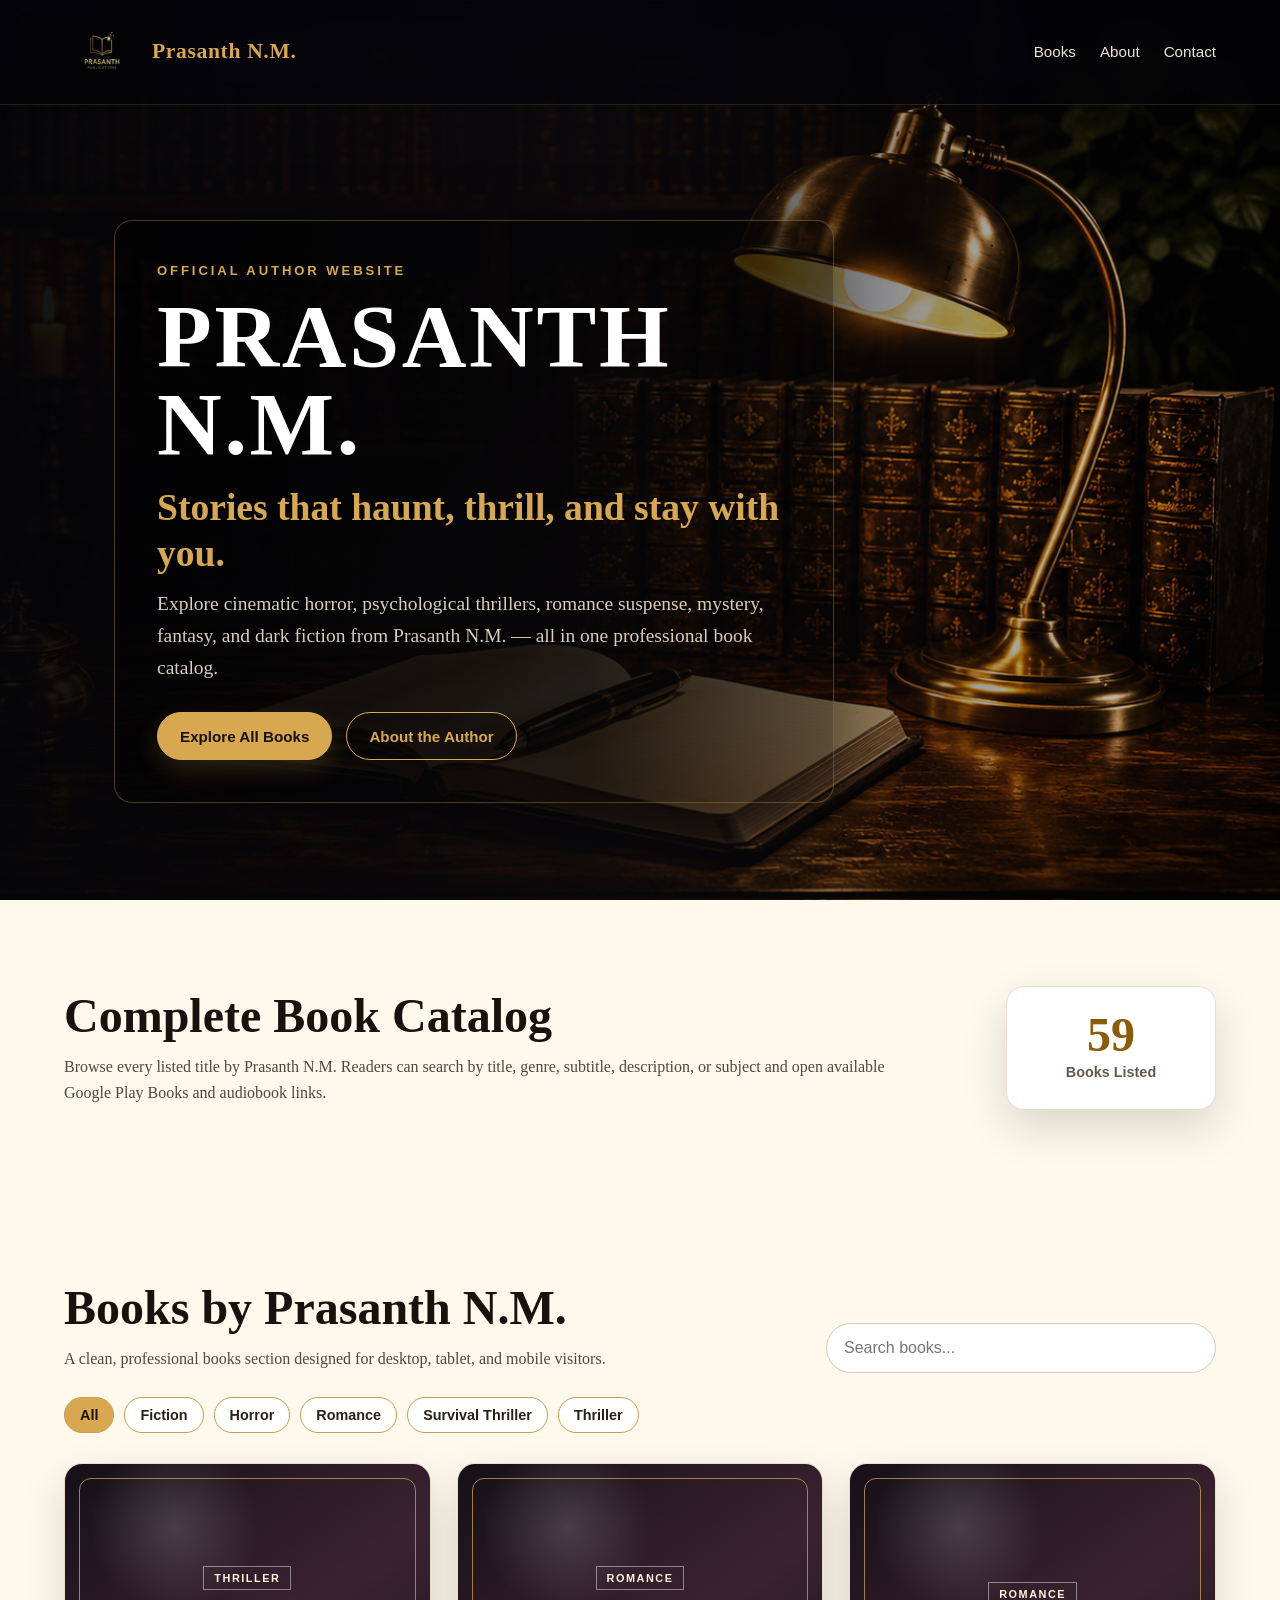
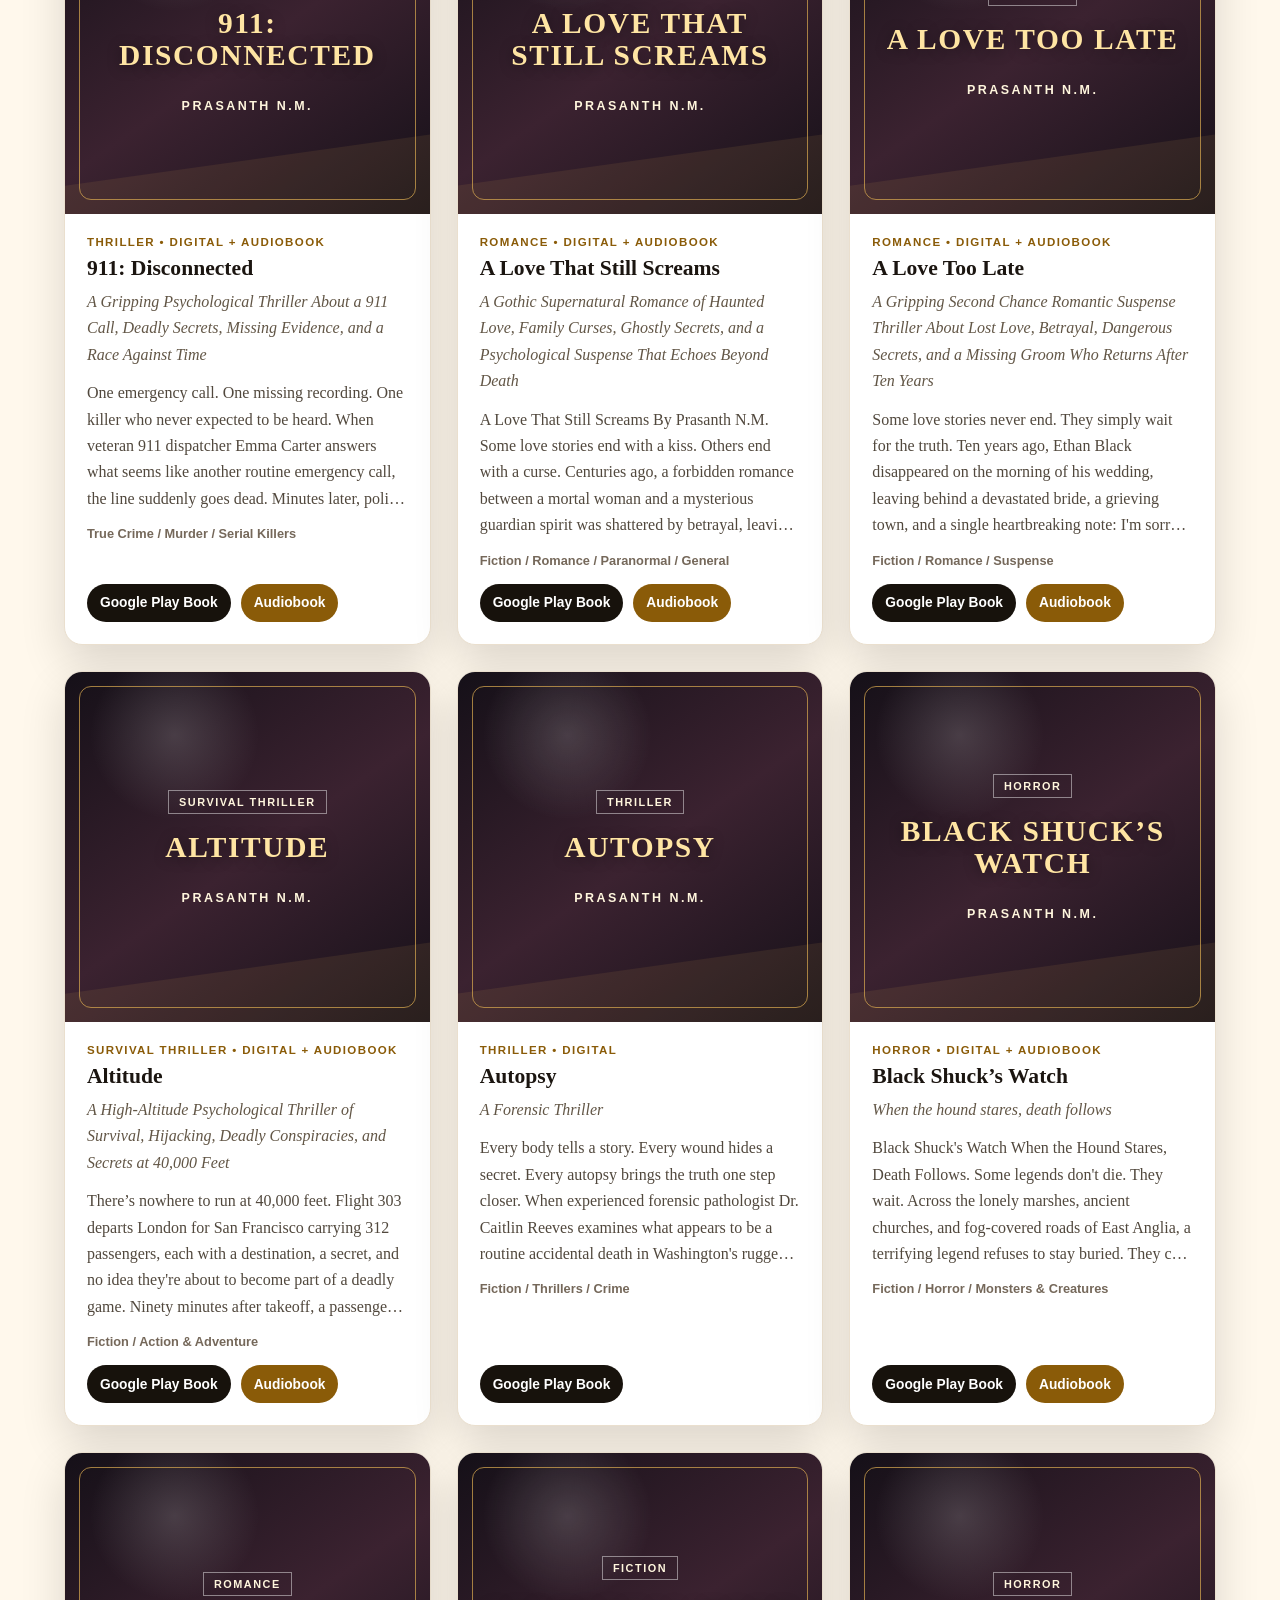
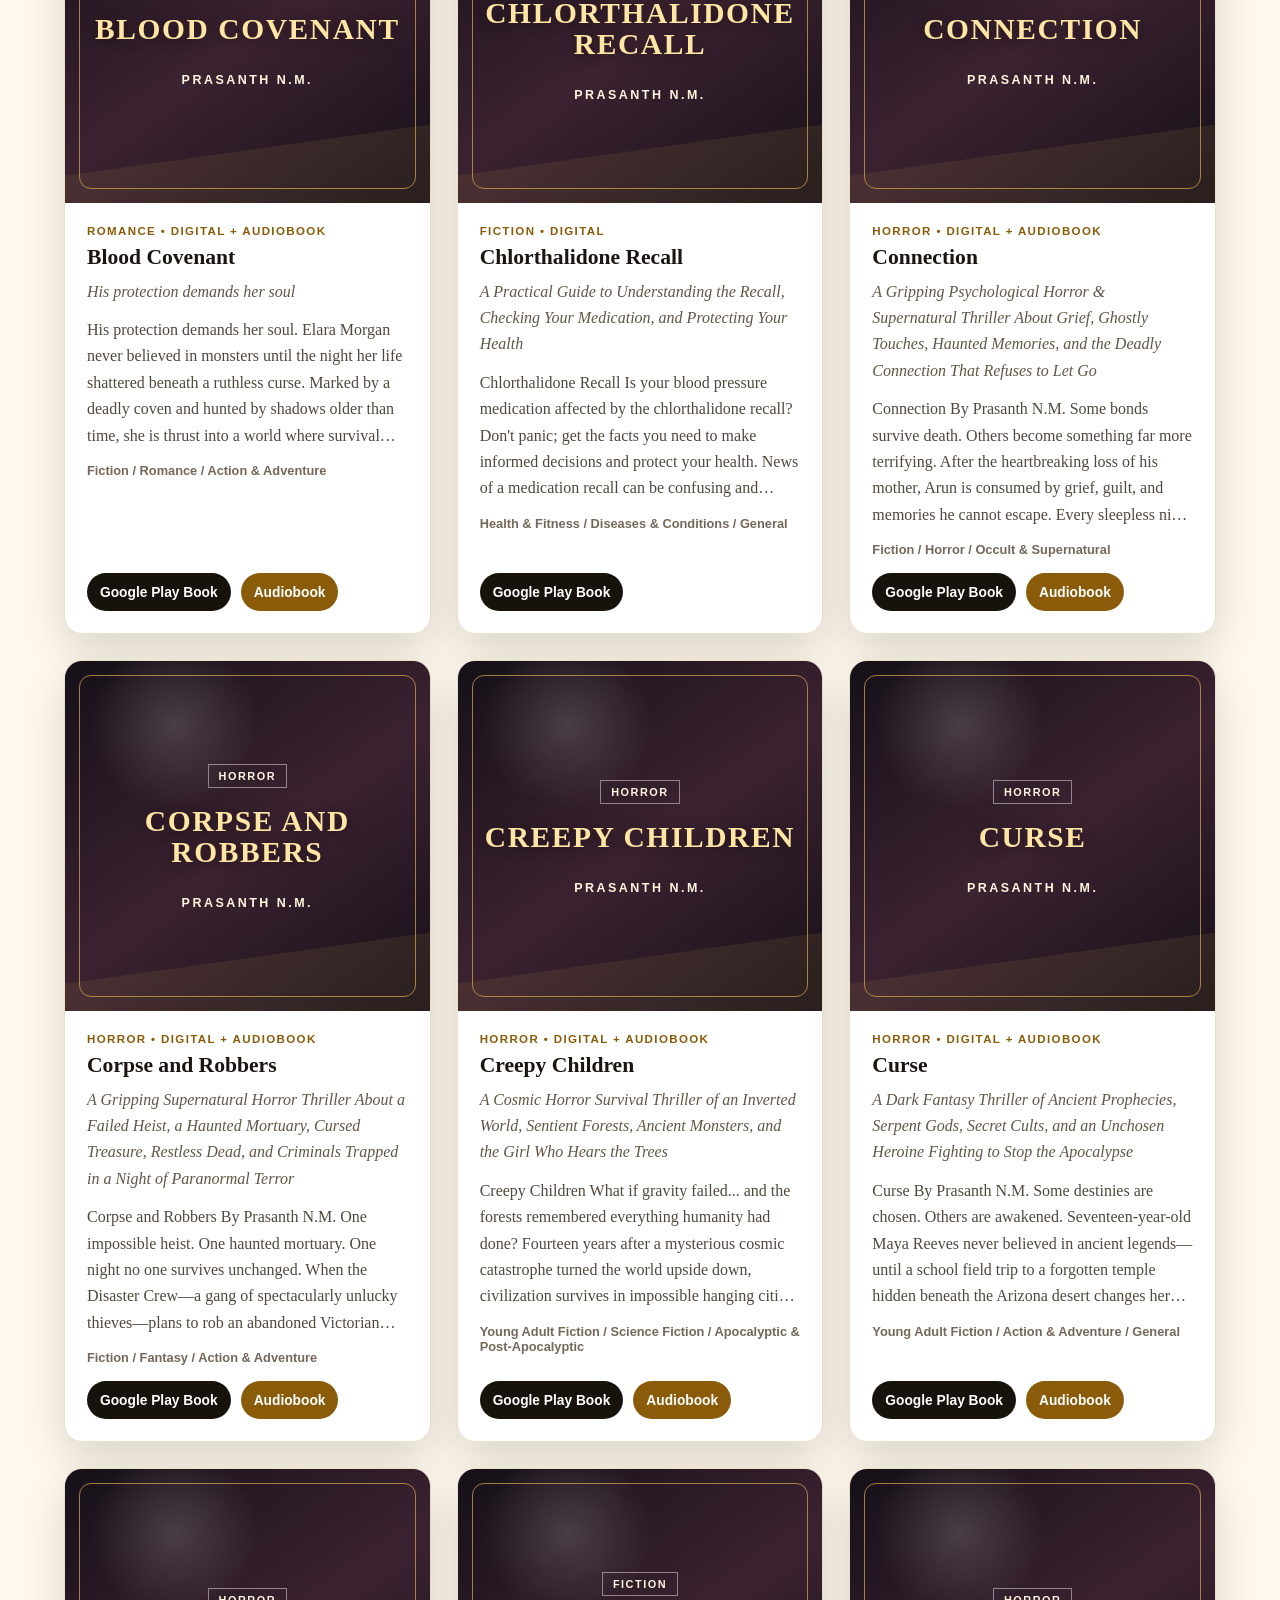
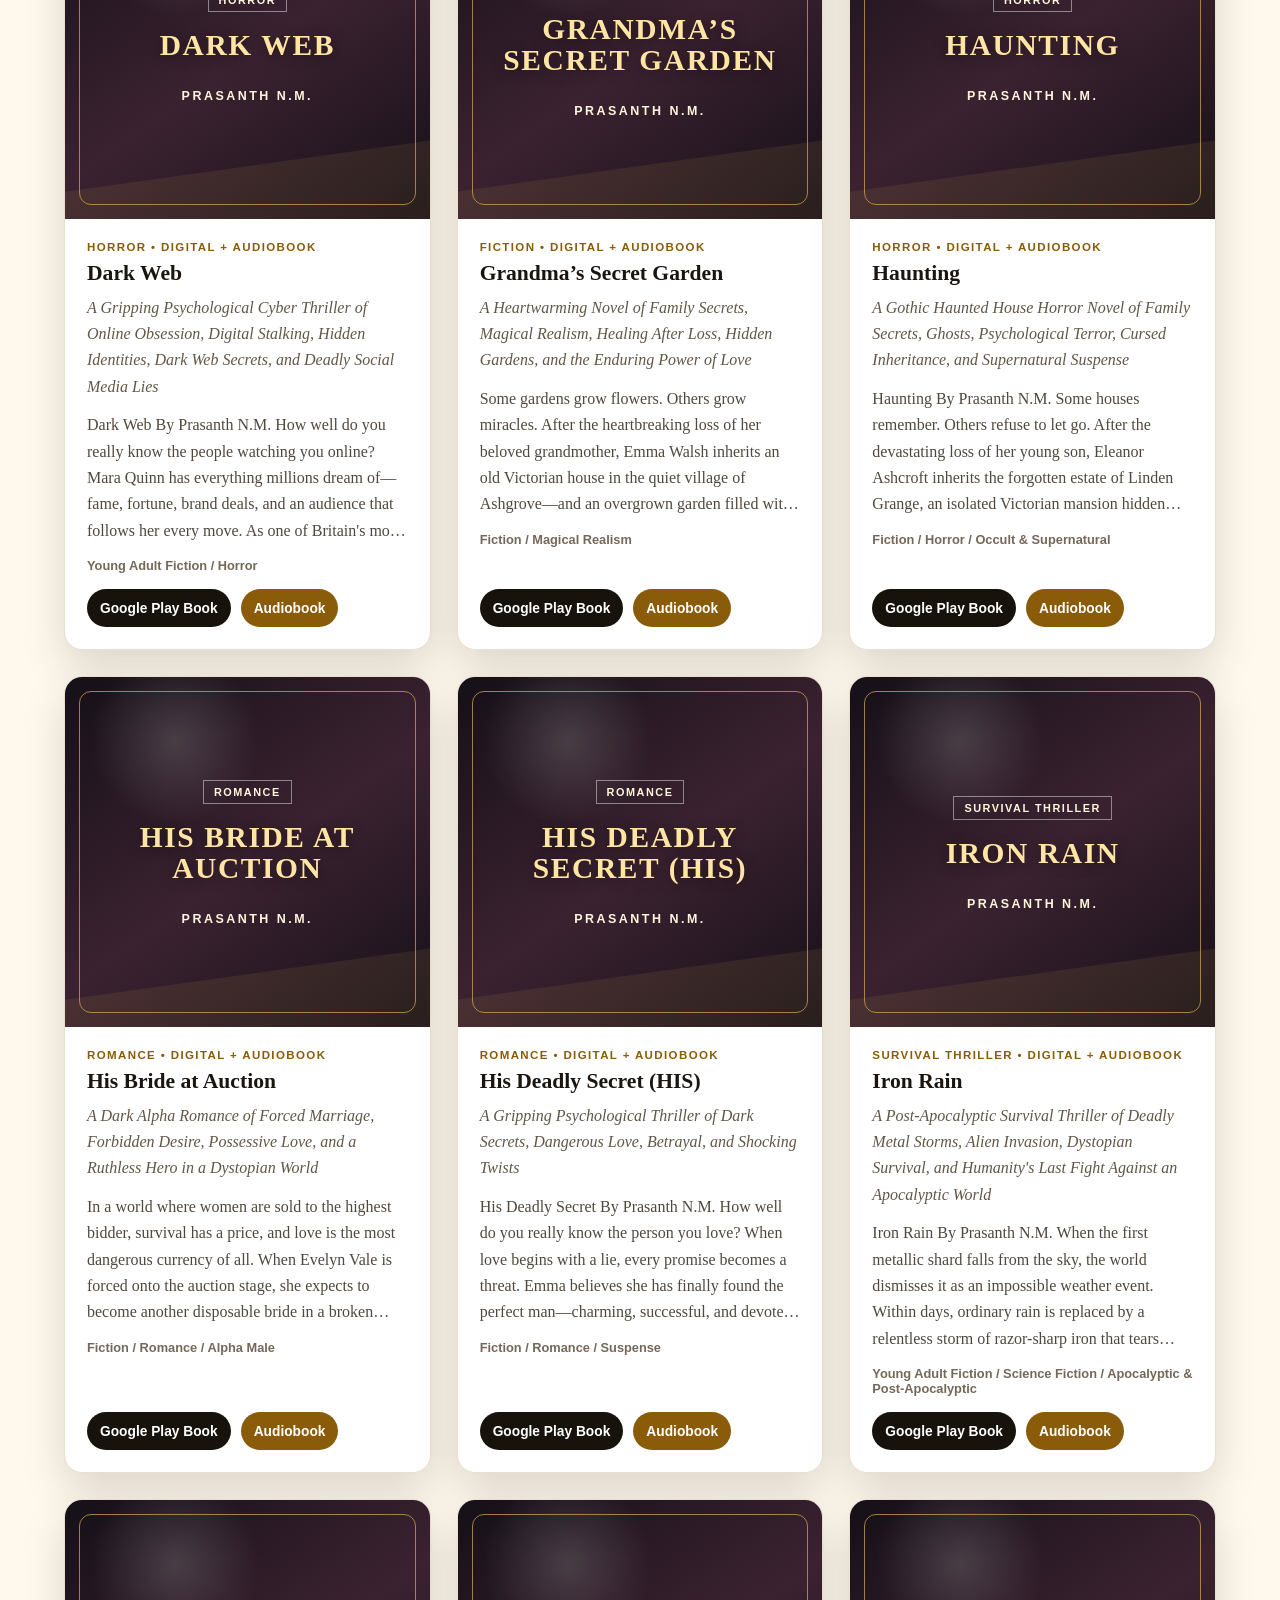
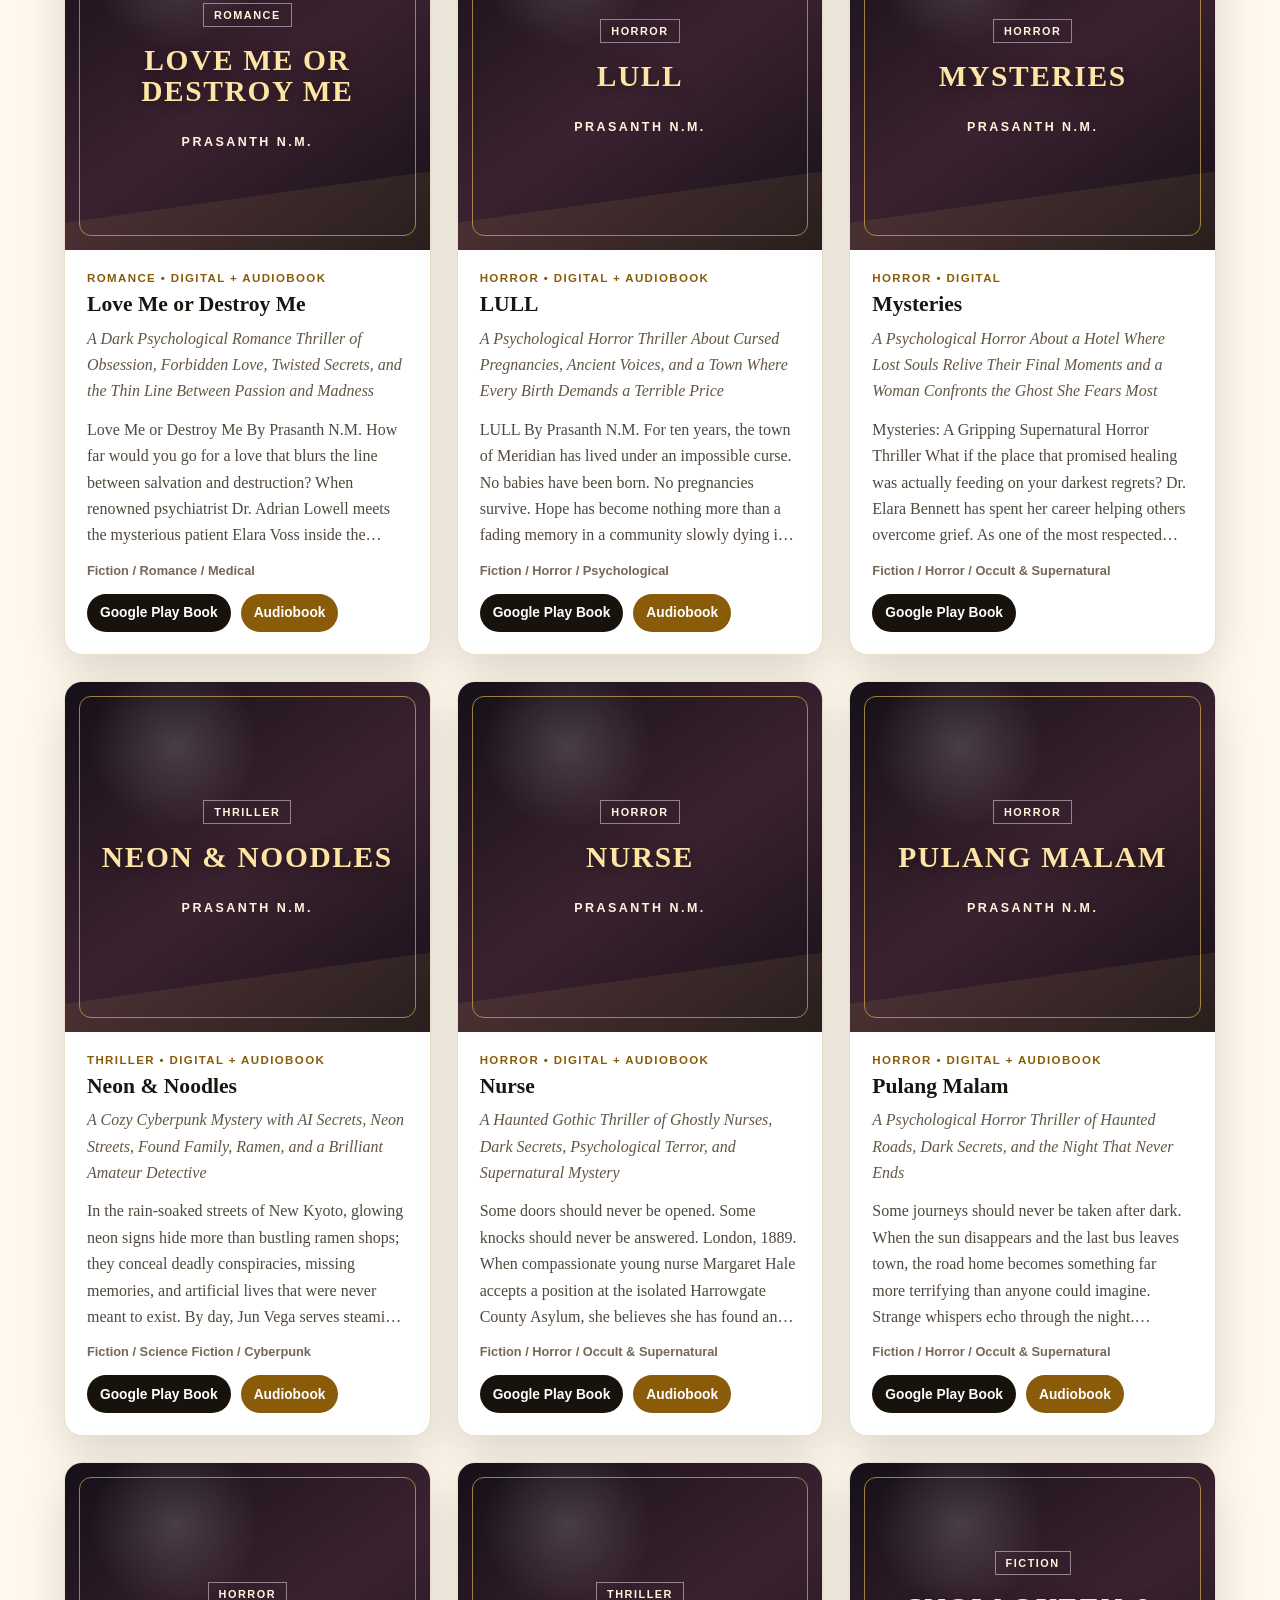
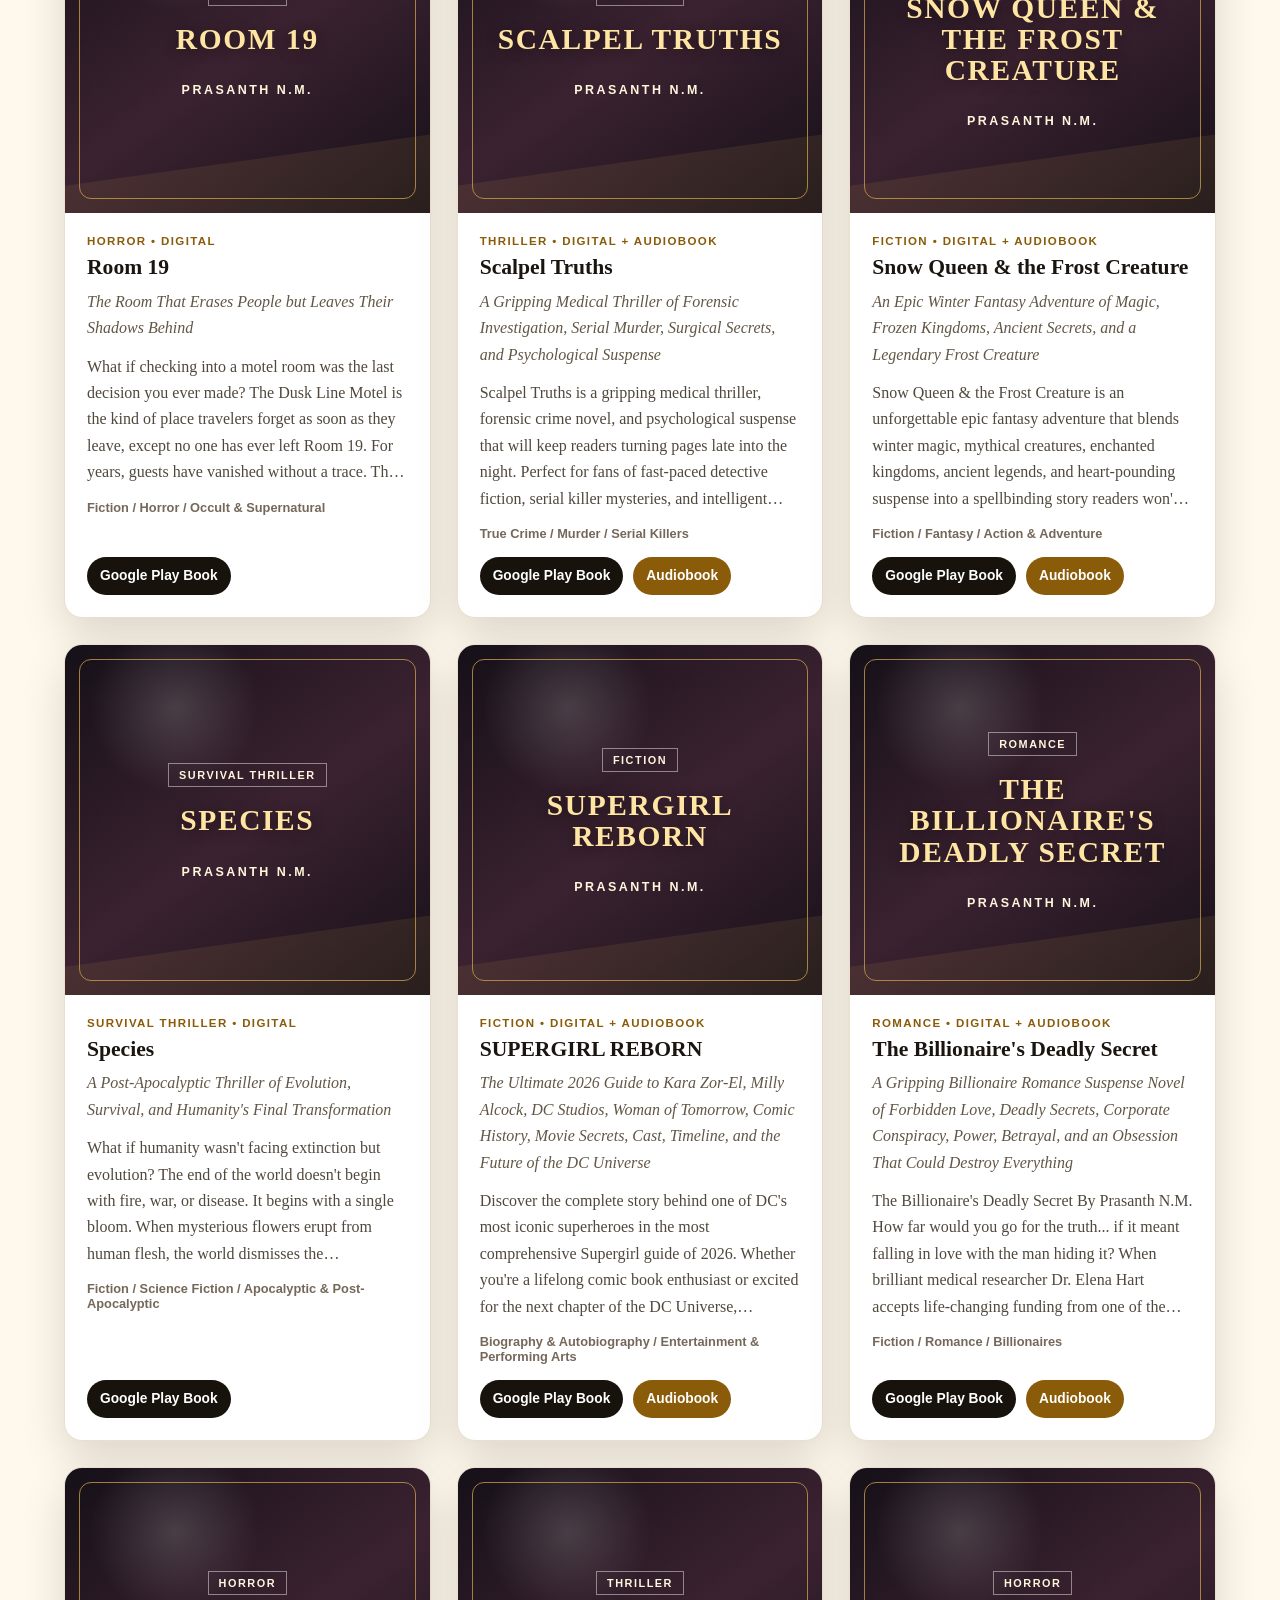
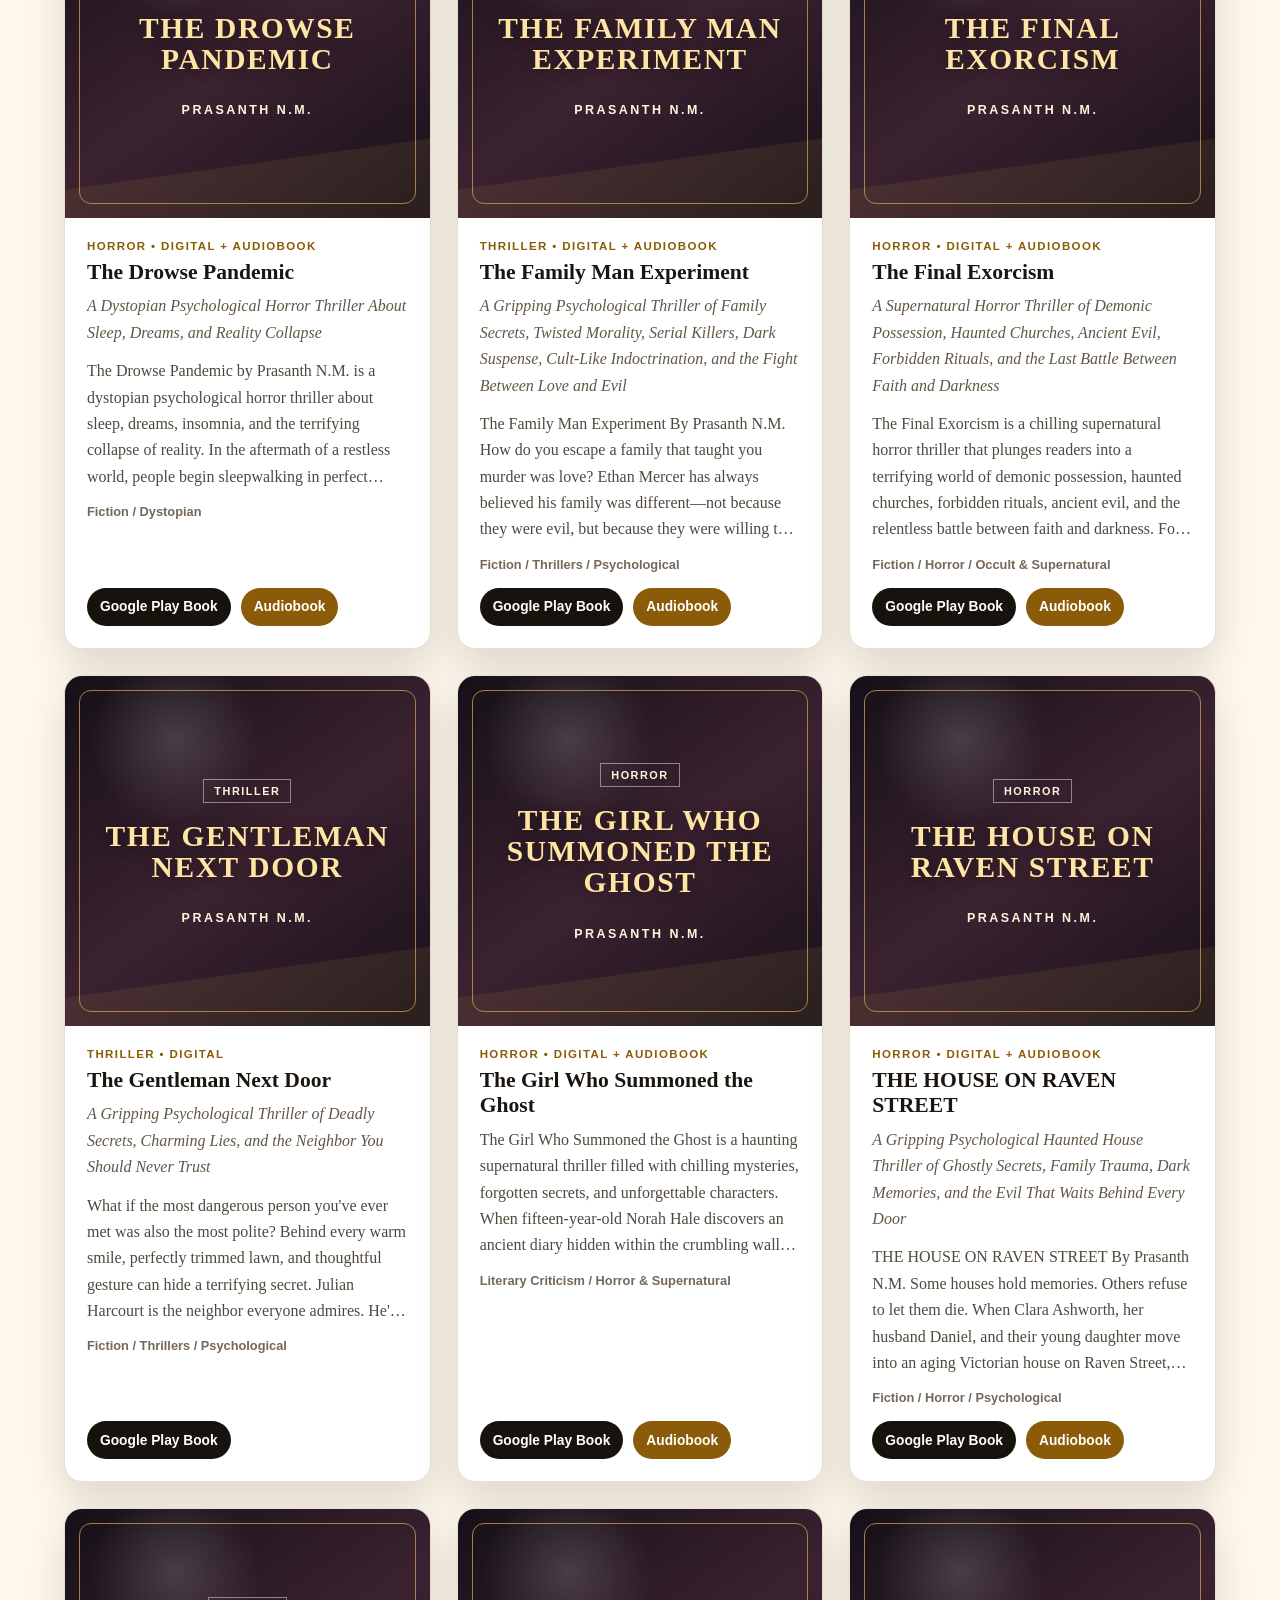
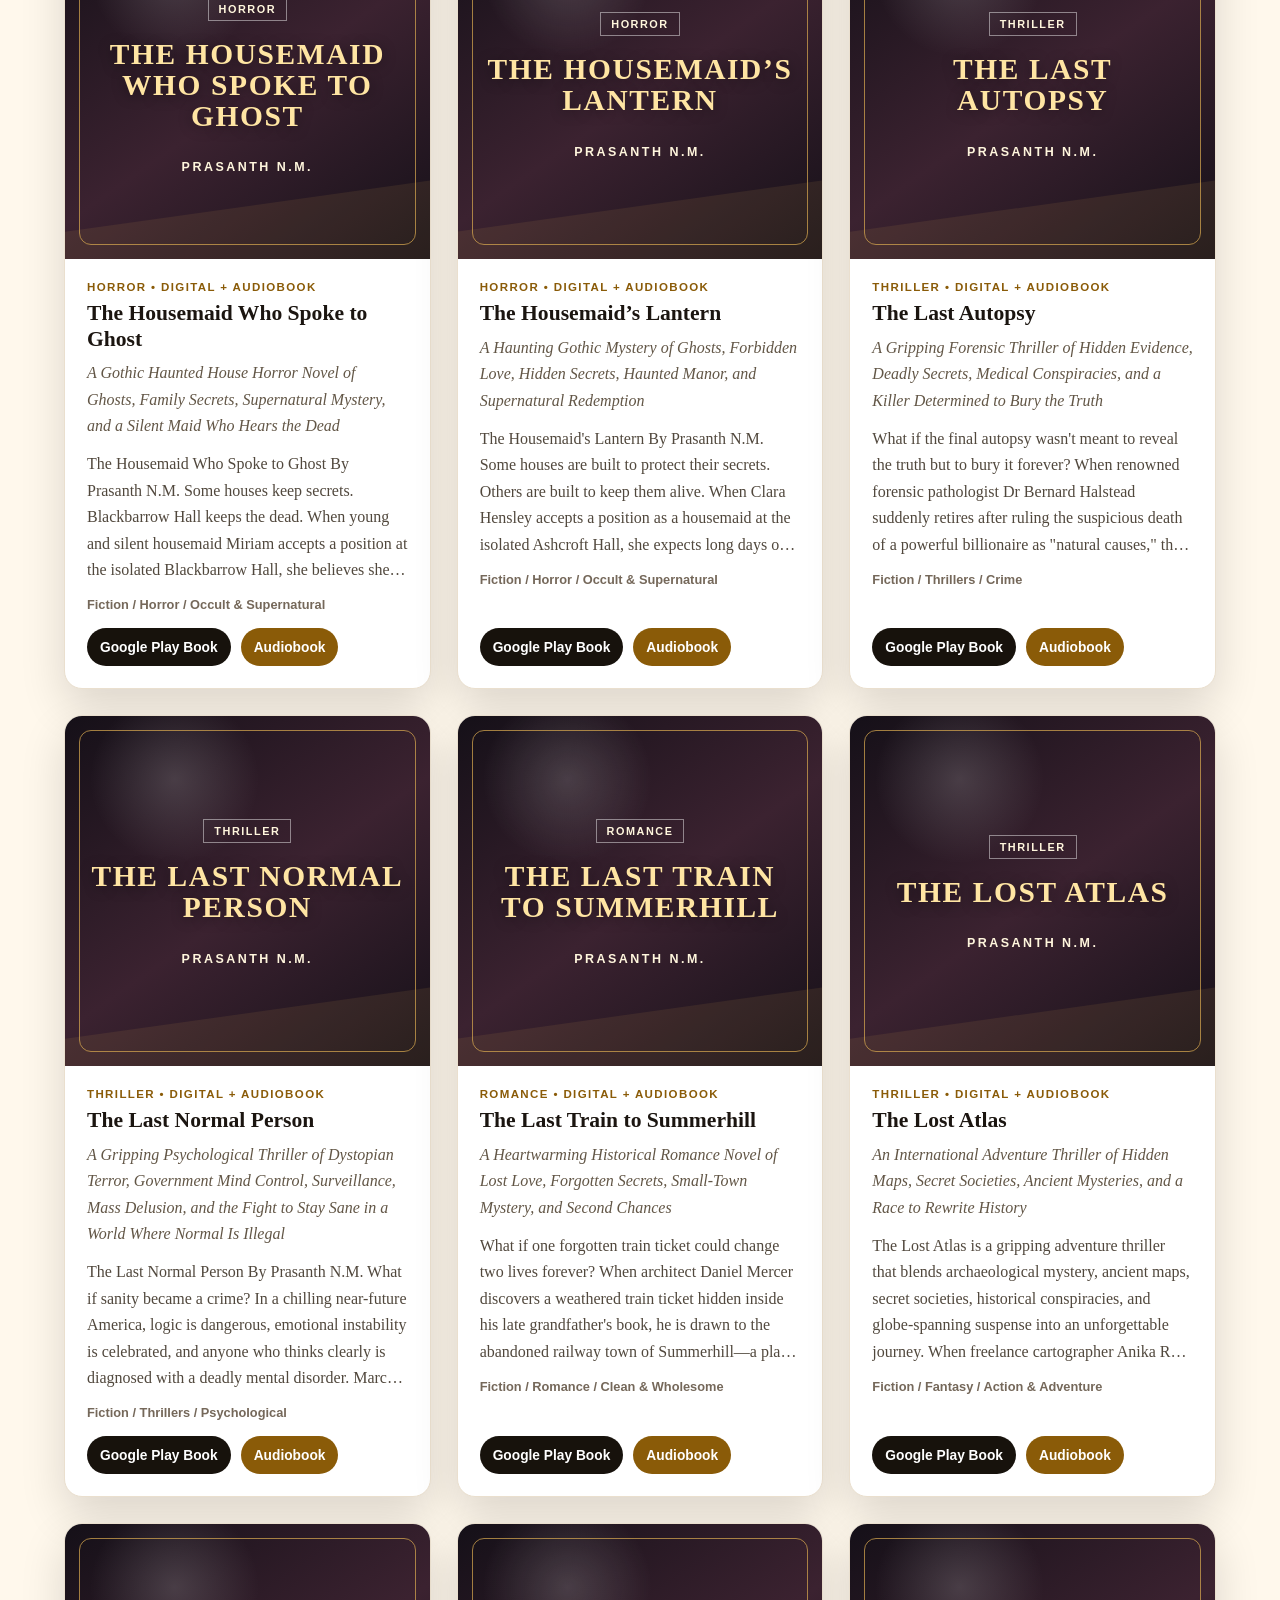
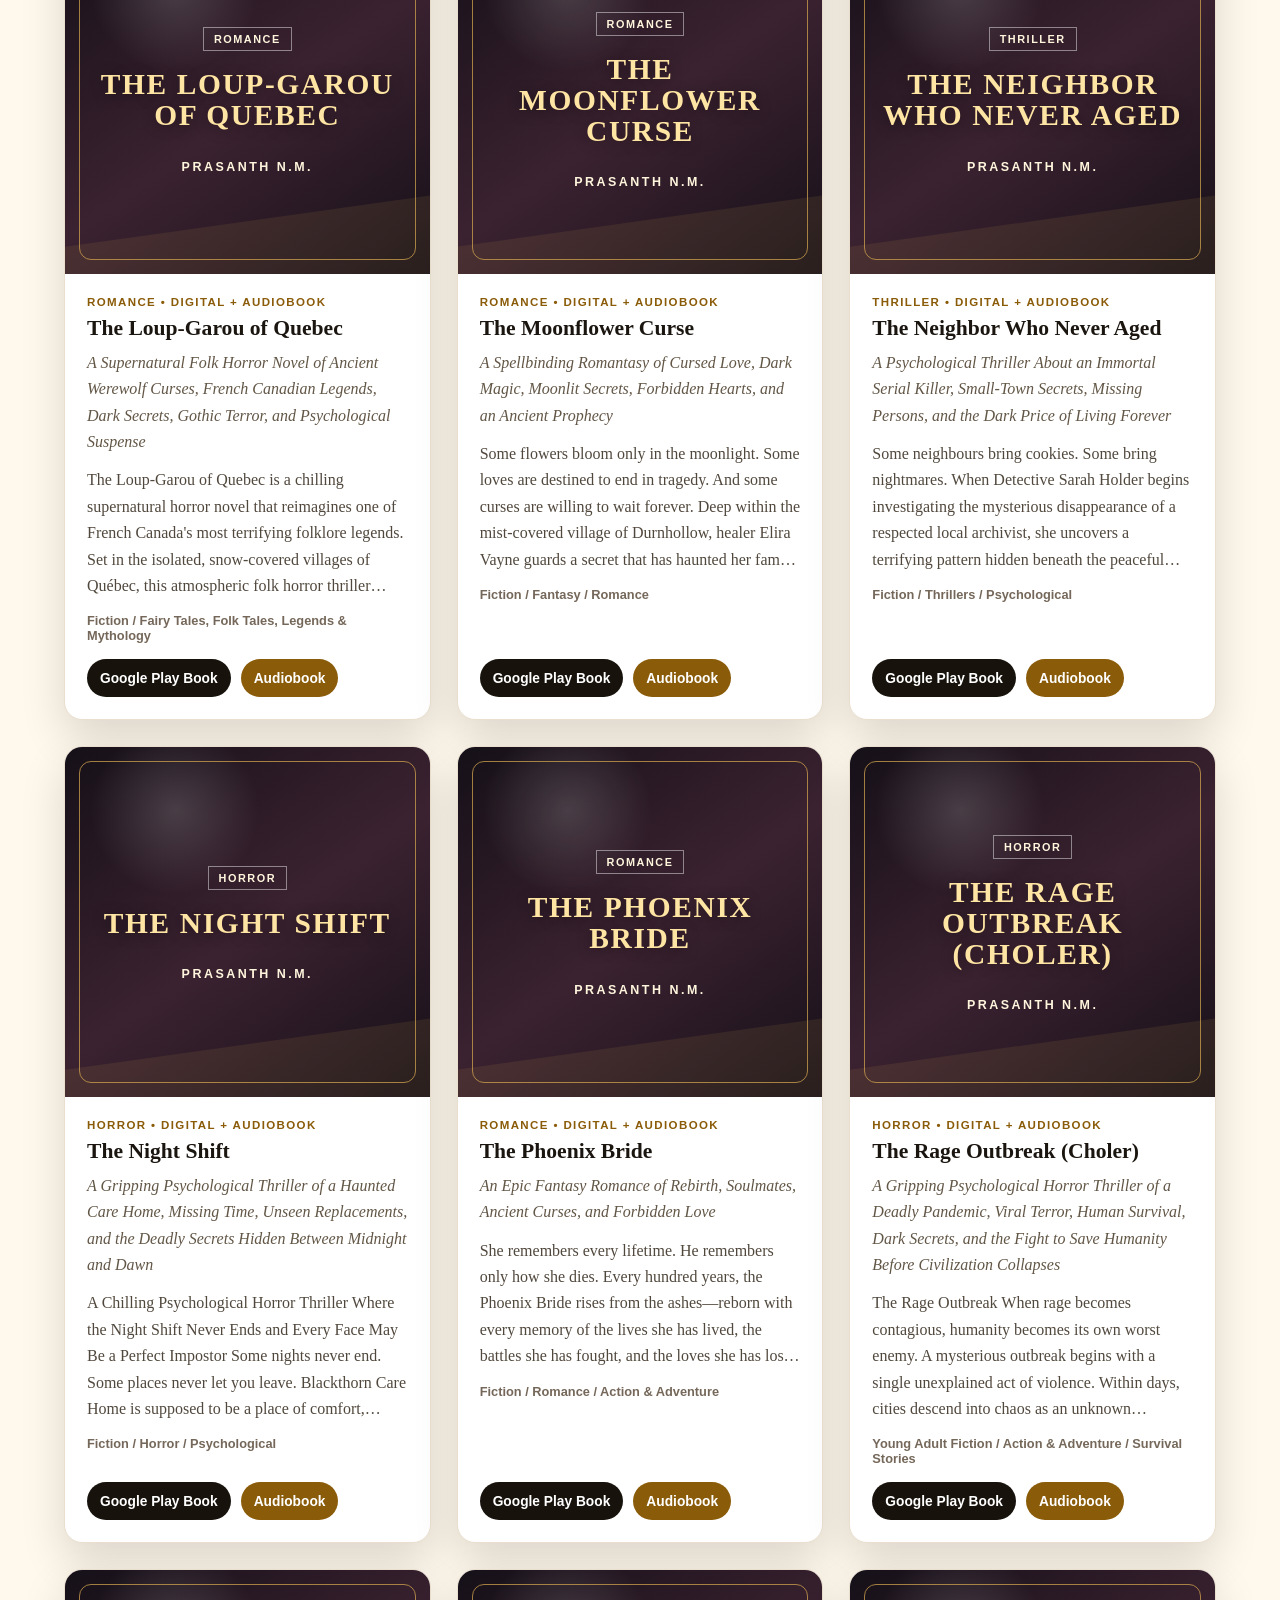
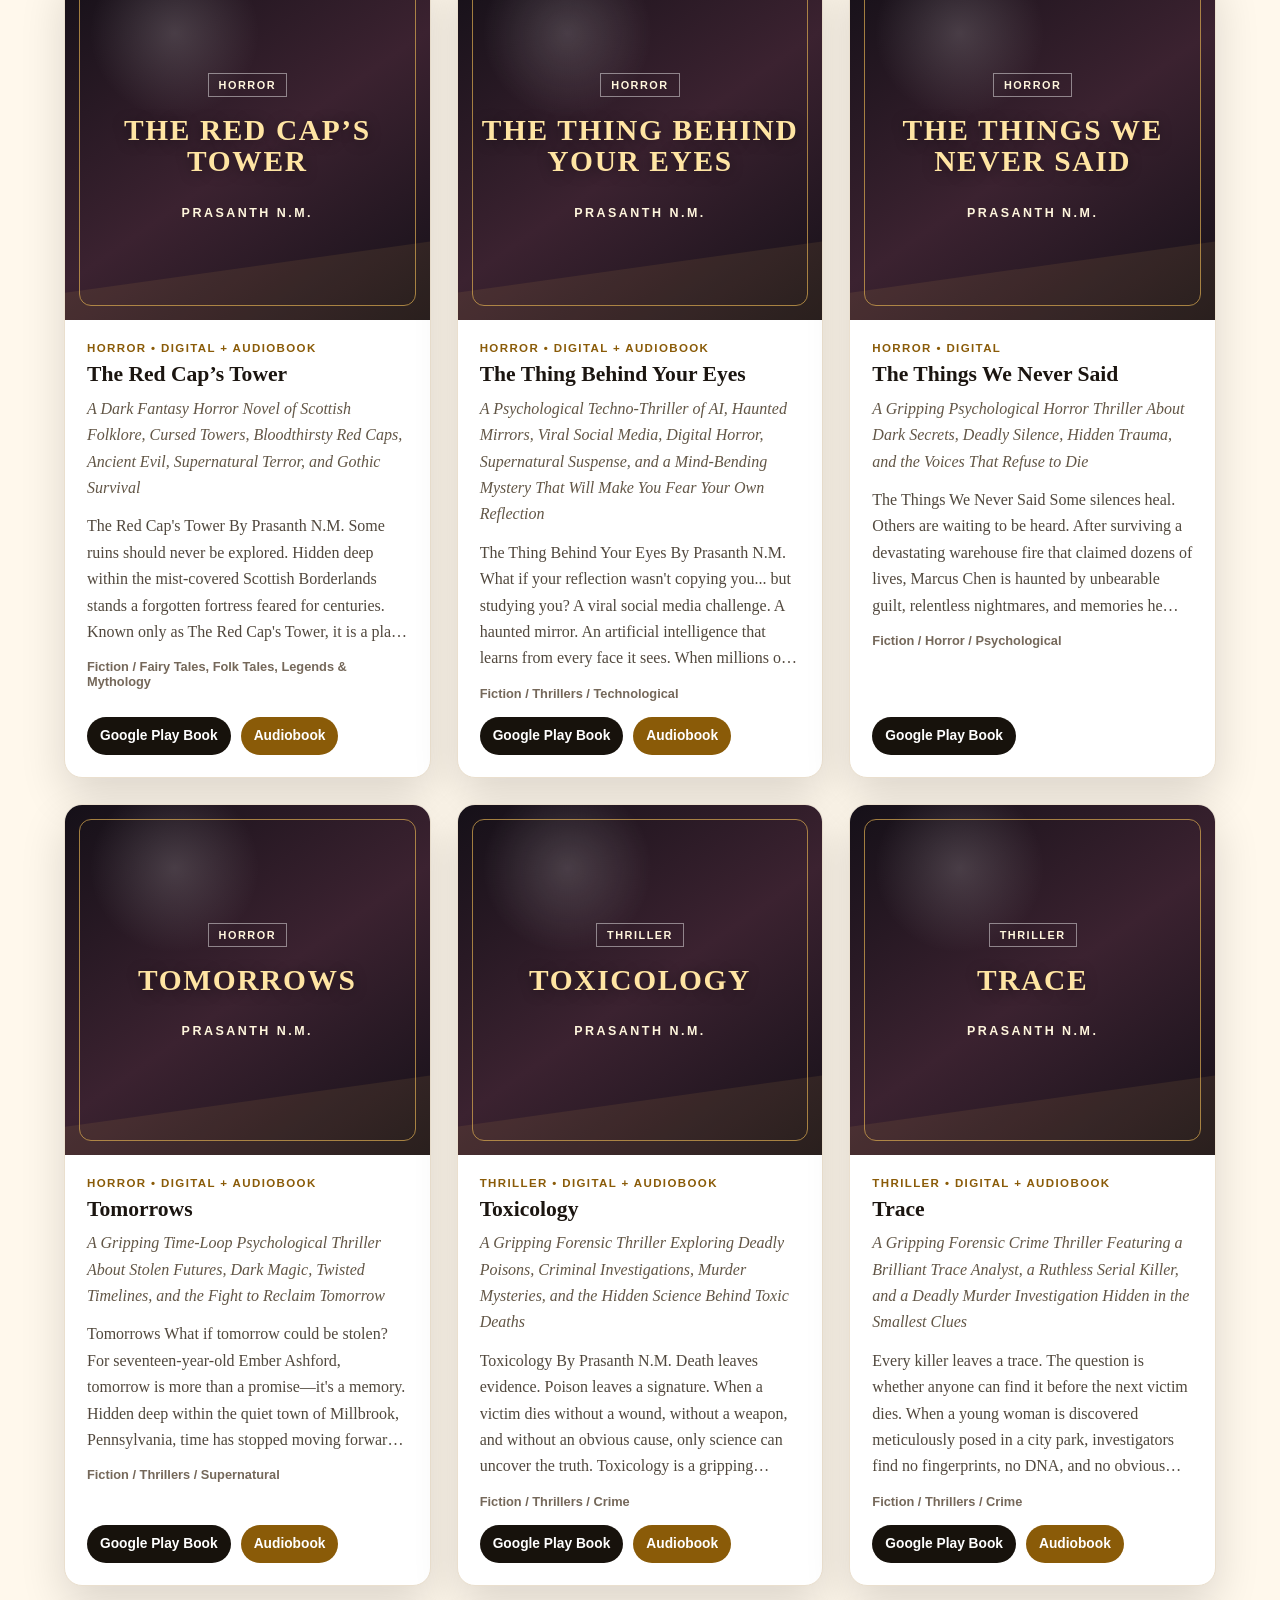
<file: index(4).html>
<!DOCTYPE html>
<html lang="en">
<head>
  <meta charset="UTF-8" />
  <meta name="viewport" content="width=device-width, initial-scale=1.0" />
  <meta name="robots" content="index, follow" />
  <link rel="canonical" href="https://prasanthpublication.github.io/Prasanth-N.M/" />
  <meta name="google-site-verification" content="PZvA7Qn5jPAjixke2nN64ilgVk41ely_-CYviQPaOdo" />
  <title>Prasanth N.M. | Official Author Website, Books & Audiobooks</title>
  <meta name="description" content="Official author website of Prasanth N.M. Browse 59 horror, thriller, romance, mystery, fantasy, suspense, ebooks, and audiobooks on Google Play Books." />
  <meta name="keywords" content="Prasanth N.M., Prasanth NM books, Google Play Books, horror novels, psychological thriller, romance suspense, mystery books, dark fantasy" />
  <meta name="author" content="Prasanth N.M." />
  <meta property="og:title" content="Prasanth N.M. | Official Author Website" />
  <meta property="og:description" content="Browse the complete Prasanth N.M. book catalog: horror, thrillers, romance, fantasy, mystery, ebooks, and audiobooks." />
  <meta property="og:type" content="website" />
  <meta property="og:url" content="https://prasanthpublication.github.io/Prasanth-N.M/" />
  <meta property="og:image" content="https://prasanthpublication.github.io/Prasanth-N.M/hero-banner.png" />
  <meta name="twitter:card" content="summary_large_image" />
  <meta name="twitter:title" content="Prasanth N.M. | Official Author Website" />
  <meta name="twitter:description" content="Explore books and audiobooks by Prasanth N.M. on Google Play." />
  <meta name="twitter:image" content="https://prasanthpublication.github.io/Prasanth-N.M/hero-banner.png" />
  <script type="application/ld+json">
  {
    "@context": "https://schema.org",
    "@type": "Person",
    "name": "Prasanth N.M.",
    "url": "https://prasanthpublication.github.io/Prasanth-N.M/",
    "jobTitle": "Author"
  }
  </script>
  <script type="application/ld+json" id="book-itemlist-schema">
  {
  "@context": "https://schema.org",
  "@type": "ItemList",
  "name": "Books by Prasanth N.M.",
  "itemListElement": [
    {
      "@type": "ListItem",
      "position": 1,
      "item": {
        "@type": "Book",
        "name": "911: Disconnected",
        "author": {
          "@type": "Person",
          "name": "Prasanth N.M."
        },
        "genre": "Thriller",
        "url": "https://play.google.com/store/books/details?id=L43vEQAAQBAJ"
      }
    },
    {
      "@type": "ListItem",
      "position": 2,
      "item": {
        "@type": "Book",
        "name": "A Love That Still Screams",
        "author": {
          "@type": "Person",
          "name": "Prasanth N.M."
        },
        "genre": "Romance",
        "url": "https://play.google.com/store/books/details?id=J2PwEQAAQBAJ"
      }
    },
    {
      "@type": "ListItem",
      "position": 3,
      "item": {
        "@type": "Book",
        "name": "A Love Too Late",
        "author": {
          "@type": "Person",
          "name": "Prasanth N.M."
        },
        "genre": "Romance",
        "url": "https://play.google.com/store/books/details?id=Vo_vEQAAQBAJ"
      }
    },
    {
      "@type": "ListItem",
      "position": 4,
      "item": {
        "@type": "Book",
        "name": "Altitude",
        "author": {
          "@type": "Person",
          "name": "Prasanth N.M."
        },
        "genre": "Survival Thriller",
        "url": "https://play.google.com/store/books/details?id=kV_vEQAAQBAJ"
      }
    },
    {
      "@type": "ListItem",
      "position": 5,
      "item": {
        "@type": "Book",
        "name": "Autopsy",
        "author": {
          "@type": "Person",
          "name": "Prasanth N.M."
        },
        "genre": "Thriller",
        "url": "https://play.google.com/store/books/details?id=zKvuEQAAQBAJ"
      }
    },
    {
      "@type": "ListItem",
      "position": 6,
      "item": {
        "@type": "Book",
        "name": "Black Shuck’s Watch",
        "author": {
          "@type": "Person",
          "name": "Prasanth N.M."
        },
        "genre": "Horror",
        "url": "https://play.google.com/store/books/details?id=F4LuEQAAQBAJ"
      }
    },
    {
      "@type": "ListItem",
      "position": 7,
      "item": {
        "@type": "Book",
        "name": "Blood Covenant",
        "author": {
          "@type": "Person",
          "name": "Prasanth N.M."
        },
        "genre": "Romance",
        "url": "https://play.google.com/store/books/details?id=HOWLEQAAQBAJ"
      }
    },
    {
      "@type": "ListItem",
      "position": 8,
      "item": {
        "@type": "Book",
        "name": "Chlorthalidone Recall",
        "author": {
          "@type": "Person",
          "name": "Prasanth N.M."
        },
        "genre": "Fiction",
        "url": "https://play.google.com/store/books/details?id=FtLuEQAAQBAJ"
      }
    },
    {
      "@type": "ListItem",
      "position": 9,
      "item": {
        "@type": "Book",
        "name": "Connection",
        "author": {
          "@type": "Person",
          "name": "Prasanth N.M."
        },
        "genre": "Horror",
        "url": "https://play.google.com/store/books/details?id=rx7wEQAAQBAJ"
      }
    },
    {
      "@type": "ListItem",
      "position": 10,
      "item": {
        "@type": "Book",
        "name": "Corpse and Robbers",
        "author": {
          "@type": "Person",
          "name": "Prasanth N.M."
        },
        "genre": "Horror",
        "url": "https://play.google.com/store/books/details?id=JavvEQAAQBAJ"
      }
    },
    {
      "@type": "ListItem",
      "position": 11,
      "item": {
        "@type": "Book",
        "name": "Creepy Children",
        "author": {
          "@type": "Person",
          "name": "Prasanth N.M."
        },
        "genre": "Horror",
        "url": "https://play.google.com/store/books/details?id=28zvEQAAQBAJ"
      }
    },
    {
      "@type": "ListItem",
      "position": 12,
      "item": {
        "@type": "Book",
        "name": "Curse",
        "author": {
          "@type": "Person",
          "name": "Prasanth N.M."
        },
        "genre": "Horror",
        "url": "https://play.google.com/store/books/details?id=SxPwEQAAQBAJ"
      }
    },
    {
      "@type": "ListItem",
      "position": 13,
      "item": {
        "@type": "Book",
        "name": "Dark Web",
        "author": {
          "@type": "Person",
          "name": "Prasanth N.M."
        },
        "genre": "Horror",
        "url": "https://play.google.com/store/books/details?id=lh_wEQAAQBAJ"
      }
    },
    {
      "@type": "ListItem",
      "position": 14,
      "item": {
        "@type": "Book",
        "name": "Grandma’s Secret Garden",
        "author": {
          "@type": "Person",
          "name": "Prasanth N.M."
        },
        "genre": "Fiction",
        "url": "https://play.google.com/store/books/details?id=sJDvEQAAQBAJ"
      }
    },
    {
      "@type": "ListItem",
      "position": 15,
      "item": {
        "@type": "Book",
        "name": "Haunting",
        "author": {
          "@type": "Person",
          "name": "Prasanth N.M."
        },
        "genre": "Horror",
        "url": "https://play.google.com/store/books/details?id=NB_wEQAAQBAJ"
      }
    },
    {
      "@type": "ListItem",
      "position": 16,
      "item": {
        "@type": "Book",
        "name": "His Bride at Auction",
        "author": {
          "@type": "Person",
          "name": "Prasanth N.M."
        },
        "genre": "Romance",
        "url": "https://play.google.com/store/books/details?id=jmDvEQAAQBAJ"
      }
    },
    {
      "@type": "ListItem",
      "position": 17,
      "item": {
        "@type": "Book",
        "name": "His Deadly Secret (HIS)",
        "author": {
          "@type": "Person",
          "name": "Prasanth N.M."
        },
        "genre": "Romance",
        "url": "https://play.google.com/store/books/details?id=SBHwEQAAQBAJ"
      }
    },
    {
      "@type": "ListItem",
      "position": 18,
      "item": {
        "@type": "Book",
        "name": "Iron Rain",
        "author": {
          "@type": "Person",
          "name": "Prasanth N.M."
        },
        "genre": "Survival Thriller",
        "url": "https://play.google.com/store/books/details?id=ymXwEQAAQBAJ"
      }
    },
    {
      "@type": "ListItem",
      "position": 19,
      "item": {
        "@type": "Book",
        "name": "Love Me or Destroy Me",
        "author": {
          "@type": "Person",
          "name": "Prasanth N.M."
        },
        "genre": "Romance",
        "url": "https://play.google.com/store/books/details?id=fWbwEQAAQBAJ"
      }
    },
    {
      "@type": "ListItem",
      "position": 20,
      "item": {
        "@type": "Book",
        "name": "LULL",
        "author": {
          "@type": "Person",
          "name": "Prasanth N.M."
        },
        "genre": "Horror",
        "url": "https://play.google.com/store/books/details?id=f6nvEQAAQBAJ"
      }
    },
    {
      "@type": "ListItem",
      "position": 21,
      "item": {
        "@type": "Book",
        "name": "Mysteries",
        "author": {
          "@type": "Person",
          "name": "Prasanth N.M."
        },
        "genre": "Horror",
        "url": "https://play.google.com/store/books/details?id=KNXuEQAAQBAJ"
      }
    },
    {
      "@type": "ListItem",
      "position": 22,
      "item": {
        "@type": "Book",
        "name": "Neon & Noodles",
        "author": {
          "@type": "Person",
          "name": "Prasanth N.M."
        },
        "genre": "Thriller",
        "url": "https://play.google.com/store/books/details?id=6mHvEQAAQBAJ"
      }
    },
    {
      "@type": "ListItem",
      "position": 23,
      "item": {
        "@type": "Book",
        "name": "Nurse",
        "author": {
          "@type": "Person",
          "name": "Prasanth N.M."
        },
        "genre": "Horror",
        "url": "https://play.google.com/store/books/details?id=JoruEQAAQBAJ"
      }
    },
    {
      "@type": "ListItem",
      "position": 24,
      "item": {
        "@type": "Book",
        "name": "Pulang Malam",
        "author": {
          "@type": "Person",
          "name": "Prasanth N.M."
        },
        "genre": "Horror",
        "url": "https://play.google.com/store/books/details?id=_I_vEQAAQBAJ"
      }
    },
    {
      "@type": "ListItem",
      "position": 25,
      "item": {
        "@type": "Book",
        "name": "Room 19",
        "author": {
          "@type": "Person",
          "name": "Prasanth N.M."
        },
        "genre": "Horror",
        "url": "https://play.google.com/store/books/details?id=xNnuEQAAQBAJ"
      }
    },
    {
      "@type": "ListItem",
      "position": 26,
      "item": {
        "@type": "Book",
        "name": "Scalpel Truths",
        "author": {
          "@type": "Person",
          "name": "Prasanth N.M."
        },
        "genre": "Thriller",
        "url": "https://play.google.com/store/books/details?id=vWbvEQAAQBAJ"
      }
    },
    {
      "@type": "ListItem",
      "position": 27,
      "item": {
        "@type": "Book",
        "name": "Snow Queen & the Frost Creature",
        "author": {
          "@type": "Person",
          "name": "Prasanth N.M."
        },
        "genre": "Fiction",
        "url": "https://play.google.com/store/books/details?id=mvTuEQAAQBAJ"
      }
    },
    {
      "@type": "ListItem",
      "position": 28,
      "item": {
        "@type": "Book",
        "name": "Species",
        "author": {
          "@type": "Person",
          "name": "Prasanth N.M."
        },
        "genre": "Survival Thriller",
        "url": "https://play.google.com/store/books/details?id=odfuEQAAQBAJ"
      }
    },
    {
      "@type": "ListItem",
      "position": 29,
      "item": {
        "@type": "Book",
        "name": "SUPERGIRL REBORN",
        "author": {
          "@type": "Person",
          "name": "Prasanth N.M."
        },
        "genre": "Fiction",
        "url": "https://play.google.com/store/books/details?id=VvjuEQAAQBAJ"
      }
    },
    {
      "@type": "ListItem",
      "position": 30,
      "item": {
        "@type": "Book",
        "name": "The Billionaire's Deadly Secret",
        "author": {
          "@type": "Person",
          "name": "Prasanth N.M."
        },
        "genre": "Romance",
        "url": "https://play.google.com/store/books/details?id=ehHwEQAAQBAJ"
      }
    },
    {
      "@type": "ListItem",
      "position": 31,
      "item": {
        "@type": "Book",
        "name": "The Drowse Pandemic",
        "author": {
          "@type": "Person",
          "name": "Prasanth N.M."
        },
        "genre": "Horror",
        "url": "https://play.google.com/store/books/details?id=R8zvEQAAQBAJ"
      }
    },
    {
      "@type": "ListItem",
      "position": 32,
      "item": {
        "@type": "Book",
        "name": "The Family Man Experiment",
        "author": {
          "@type": "Person",
          "name": "Prasanth N.M."
        },
        "genre": "Thriller",
        "url": "https://play.google.com/store/books/details?id=W6zvEQAAQBAJ"
      }
    },
    {
      "@type": "ListItem",
      "position": 33,
      "item": {
        "@type": "Book",
        "name": "The Final Exorcism",
        "author": {
          "@type": "Person",
          "name": "Prasanth N.M."
        },
        "genre": "Horror",
        "url": "https://play.google.com/store/books/details?id=RV_wEQAAQBAJ"
      }
    },
    {
      "@type": "ListItem",
      "position": 34,
      "item": {
        "@type": "Book",
        "name": "The Gentleman Next Door",
        "author": {
          "@type": "Person",
          "name": "Prasanth N.M."
        },
        "genre": "Thriller",
        "url": "https://play.google.com/store/books/details?id=b_HuEQAAQBAJ"
      }
    },
    {
      "@type": "ListItem",
      "position": 35,
      "item": {
        "@type": "Book",
        "name": "The Girl Who Summoned the Ghost",
        "author": {
          "@type": "Person",
          "name": "Prasanth N.M."
        },
        "genre": "Horror",
        "url": "https://play.google.com/store/books/details?id=YoDuEQAAQBAJ"
      }
    },
    {
      "@type": "ListItem",
      "position": 36,
      "item": {
        "@type": "Book",
        "name": "THE HOUSE ON RAVEN STREET",
        "author": {
          "@type": "Person",
          "name": "Prasanth N.M."
        },
        "genre": "Horror",
        "url": "https://play.google.com/store/books/details?id=yAjwEQAAQBAJ"
      }
    },
    {
      "@type": "ListItem",
      "position": 37,
      "item": {
        "@type": "Book",
        "name": "The Housemaid Who Spoke to Ghost",
        "author": {
          "@type": "Person",
          "name": "Prasanth N.M."
        },
        "genre": "Horror",
        "url": "https://play.google.com/store/books/details?id=hlzwEQAAQBAJ"
      }
    },
    {
      "@type": "ListItem",
      "position": 38,
      "item": {
        "@type": "Book",
        "name": "The Housemaid’s Lantern",
        "author": {
          "@type": "Person",
          "name": "Prasanth N.M."
        },
        "genre": "Horror",
        "url": "https://play.google.com/store/books/details?id=1mHwEQAAQBAJ"
      }
    },
    {
      "@type": "ListItem",
      "position": 39,
      "item": {
        "@type": "Book",
        "name": "The Last Autopsy",
        "author": {
          "@type": "Person",
          "name": "Prasanth N.M."
        },
        "genre": "Thriller",
        "url": "https://play.google.com/store/books/details?id=jU_vEQAAQBAJ"
      }
    },
    {
      "@type": "ListItem",
      "position": 40,
      "item": {
        "@type": "Book",
        "name": "The Last Normal Person",
        "author": {
          "@type": "Person",
          "name": "Prasanth N.M."
        },
        "genre": "Thriller",
        "url": "https://play.google.com/store/books/details?id=yMHvEQAAQBAJ"
      }
    },
    {
      "@type": "ListItem",
      "position": 41,
      "item": {
        "@type": "Book",
        "name": "The Last Train to Summerhill",
        "author": {
          "@type": "Person",
          "name": "Prasanth N.M."
        },
        "genre": "Romance",
        "url": "https://play.google.com/store/books/details?id=ETjvEQAAQBAJ"
      }
    },
    {
      "@type": "ListItem",
      "position": 42,
      "item": {
        "@type": "Book",
        "name": "The Lost Atlas",
        "author": {
          "@type": "Person",
          "name": "Prasanth N.M."
        },
        "genre": "Thriller",
        "url": "https://play.google.com/store/books/details?id=2U_vEQAAQBAJ"
      }
    },
    {
      "@type": "ListItem",
      "position": 43,
      "item": {
        "@type": "Book",
        "name": "The Loup-Garou of Quebec",
        "author": {
          "@type": "Person",
          "name": "Prasanth N.M."
        },
        "genre": "Romance",
        "url": "https://play.google.com/store/books/details?id=ZEHxEQAAQBAJ"
      }
    },
    {
      "@type": "ListItem",
      "position": 44,
      "item": {
        "@type": "Book",
        "name": "The Moonflower Curse",
        "author": {
          "@type": "Person",
          "name": "Prasanth N.M."
        },
        "genre": "Romance",
        "url": "https://play.google.com/store/books/details?id=hmXvEQAAQBAJ"
      }
    },
    {
      "@type": "ListItem",
      "position": 45,
      "item": {
        "@type": "Book",
        "name": "The Neighbor Who Never Aged",
        "author": {
          "@type": "Person",
          "name": "Prasanth N.M."
        },
        "genre": "Thriller",
        "url": "https://play.google.com/store/books/details?id=AanvEQAAQBAJ"
      }
    },
    {
      "@type": "ListItem",
      "position": 46,
      "item": {
        "@type": "Book",
        "name": "The Night Shift",
        "author": {
          "@type": "Person",
          "name": "Prasanth N.M."
        },
        "genre": "Horror",
        "url": "https://play.google.com/store/books/details?id=hpLvEQAAQBAJ"
      }
    },
    {
      "@type": "ListItem",
      "position": 47,
      "item": {
        "@type": "Book",
        "name": "The Phoenix Bride",
        "author": {
          "@type": "Person",
          "name": "Prasanth N.M."
        },
        "genre": "Romance",
        "url": "https://play.google.com/store/books/details?id=alDvEQAAQBAJ"
      }
    },
    {
      "@type": "ListItem",
      "position": 48,
      "item": {
        "@type": "Book",
        "name": "The Rage Outbreak (Choler)",
        "author": {
          "@type": "Person",
          "name": "Prasanth N.M."
        },
        "genre": "Horror",
        "url": "https://play.google.com/store/books/details?id=JgrwEQAAQBAJ"
      }
    },
    {
      "@type": "ListItem",
      "position": 49,
      "item": {
        "@type": "Book",
        "name": "The Red Cap’s Tower",
        "author": {
          "@type": "Person",
          "name": "Prasanth N.M."
        },
        "genre": "Horror",
        "url": "https://play.google.com/store/books/details?id=HELxEQAAQBAJ"
      }
    },
    {
      "@type": "ListItem",
      "position": 50,
      "item": {
        "@type": "Book",
        "name": "The Thing Behind Your Eyes",
        "author": {
          "@type": "Person",
          "name": "Prasanth N.M."
        },
        "genre": "Horror",
        "url": "https://play.google.com/store/books/details?id=SWfwEQAAQBAJ"
      }
    },
    {
      "@type": "ListItem",
      "position": 51,
      "item": {
        "@type": "Book",
        "name": "The Things We Never Said",
        "author": {
          "@type": "Person",
          "name": "Prasanth N.M."
        },
        "genre": "Horror",
        "url": "https://play.google.com/store/books/details?id=9i_vEQAAQBAJ"
      }
    },
    {
      "@type": "ListItem",
      "position": 52,
      "item": {
        "@type": "Book",
        "name": "Tomorrows",
        "author": {
          "@type": "Person",
          "name": "Prasanth N.M."
        },
        "genre": "Horror",
        "url": "https://play.google.com/store/books/details?id=vc3vEQAAQBAJ"
      }
    },
    {
      "@type": "ListItem",
      "position": 53,
      "item": {
        "@type": "Book",
        "name": "Toxicology",
        "author": {
          "@type": "Person",
          "name": "Prasanth N.M."
        },
        "genre": "Thriller",
        "url": "https://play.google.com/store/books/details?id=68nvEQAAQBAJ"
      }
    },
    {
      "@type": "ListItem",
      "position": 54,
      "item": {
        "@type": "Book",
        "name": "Trace",
        "author": {
          "@type": "Person",
          "name": "Prasanth N.M."
        },
        "genre": "Thriller",
        "url": "https://play.google.com/store/books/details?id=C47vEQAAQBAJ"
      }
    },
    {
      "@type": "ListItem",
      "position": 55,
      "item": {
        "@type": "Book",
        "name": "True Crime",
        "author": {
          "@type": "Person",
          "name": "Prasanth N.M."
        },
        "genre": "Thriller",
        "url": "https://play.google.com/store/books/details?id=wr3vEQAAQBAJ"
      }
    },
    {
      "@type": "ListItem",
      "position": 56,
      "item": {
        "@type": "Book",
        "name": "Wavelength",
        "author": {
          "@type": "Person",
          "name": "Prasanth N.M."
        },
        "genre": "Survival Thriller",
        "url": "https://play.google.com/store/books/details?id=NWjvEQAAQBAJ"
      }
    },
    {
      "@type": "ListItem",
      "position": 57,
      "item": {
        "@type": "Book",
        "name": "Winter Wolf",
        "author": {
          "@type": "Person",
          "name": "Prasanth N.M."
        },
        "genre": "Romance",
        "url": "https://play.google.com/store/books/details?id=jmPvEQAAQBAJ"
      }
    },
    {
      "@type": "ListItem",
      "position": 58,
      "item": {
        "@type": "Book",
        "name": "Witch Inside",
        "author": {
          "@type": "Person",
          "name": "Prasanth N.M."
        },
        "genre": "Horror",
        "url": "https://play.google.com/store/books/details?id=oxPwEQAAQBAJ"
      }
    },
    {
      "@type": "ListItem",
      "position": 59,
      "item": {
        "@type": "Book",
        "name": "Witchbreed",
        "author": {
          "@type": "Person",
          "name": "Prasanth N.M."
        },
        "genre": "Horror",
        "url": "https://play.google.com/store/books/details?id=OBTwEQAAQBAJ"
      }
    }
  ]
}
  </script>
  <style>
    :root {
      --bg: #0b0b0f;
      --bg-soft: #15151d;
      --panel: #ffffff;
      --ink: #17120d;
      --text: #fff8ec;
      --muted: #d8ccbc;
      --gold: #d7a84f;
      --gold-dark: #8a5b08;
      --cream: #fff8ec;
      --line: #eadfce;
      --shadow: 0 18px 45px rgba(0,0,0,.14);
      --radius: 18px;
    }

    * { box-sizing: border-box; }
    html { scroll-behavior: smooth; }
    body {
      margin: 0;
      font-family: Georgia, 'Times New Roman', serif;
      background: var(--bg);
      color: var(--text);
      line-height: 1.65;
    }
    a { color: inherit; }
    img { max-width: 100%; height: auto; }

    .site-header {
      min-height: 100vh;
      background:
        linear-gradient(90deg, rgba(5,5,8,.94) 0%, rgba(12,10,13,.84) 46%, rgba(12,10,13,.42) 72%, rgba(12,10,13,.18) 100%),
        url('hero-banner.png') right center / cover no-repeat,
        radial-gradient(circle at 75% 35%, rgba(215,168,79,.28), transparent 34%),
        #101015;
      display: flex;
      flex-direction: column;
      overflow: hidden;
    }

    .nav {
      position: sticky;
      top: 0;
      z-index: 50;
      display: flex;
      align-items: center;
      justify-content: space-between;
      gap: 24px;
      padding: 14px clamp(18px, 5vw, 76px);
      background: rgba(5,5,8,.76);
      backdrop-filter: blur(14px);
      border-bottom: 1px solid rgba(215,168,79,.18);
    }

    .brand {
      display: inline-flex;
      align-items: center;
      gap: 12px;
      color: var(--gold);
      font-weight: 700;
      letter-spacing: .04em;
      text-decoration: none;
      min-width: 0;
    }
    .brand img { width: 76px; height: 76px; object-fit: contain; }
    .brand span { white-space: nowrap; font-size: clamp(1rem, 2vw, 1.35rem); }

    .links { display: flex; align-items: center; gap: 24px; }
    .links a {
      font-family: Arial, sans-serif;
      font-size: .95rem;
      color: var(--text);
      text-decoration: none;
      opacity: .92;
    }
    .links a:hover { color: var(--gold); opacity: 1; }

    .hero {
      flex: 1;
      display: grid;
      align-items: center;
      grid-template-columns: minmax(0, 720px) minmax(240px, 1fr);
      gap: 36px;
      width: min(1180px, 100%);
      margin: 0 auto;
      padding: clamp(70px, 12vh, 130px) clamp(20px, 5vw, 70px) clamp(64px, 10vh, 110px);
    }
    .hero-card {
      max-width: 720px;
      padding: clamp(24px, 4vw, 42px);
      border: 1px solid rgba(215,168,79,.34);
      background: linear-gradient(135deg, rgba(0,0,0,.54), rgba(0,0,0,.24));
      box-shadow: 0 20px 70px rgba(0,0,0,.32);
      border-radius: var(--radius);
    }
    .tagline {
      margin: 0 0 14px;
      color: var(--gold);
      text-transform: uppercase;
      letter-spacing: .22em;
      font: 700 .82rem Arial, sans-serif;
    }
    h1 {
      margin: 0;
      font-size: clamp(2.55rem, 7vw, 5.9rem);
      line-height: .98;
      letter-spacing: .03em;
      color: #fff;
      text-transform: uppercase;
    }
    .hero h2 {
      margin: 18px 0 12px;
      font-size: clamp(1.35rem, 3vw, 2.35rem);
      line-height: 1.2;
      color: var(--gold);
      font-weight: 700;
    }
    .intro {
      max-width: 620px;
      margin: 0;
      color: var(--muted);
      font-size: clamp(1rem, 1.8vw, 1.22rem);
    }
    .hero-actions { display: flex; gap: 14px; flex-wrap: wrap; margin-top: 28px; }
    .button {
      display: inline-flex;
      align-items: center;
      justify-content: center;
      min-height: 48px;
      padding: 12px 22px;
      border-radius: 999px;
      border: 1px solid var(--gold);
      background: var(--gold);
      color: #17120c;
      text-decoration: none;
      font: 800 .95rem Arial, sans-serif;
      box-shadow: 0 10px 24px rgba(215,168,79,.18);
    }
    .button.ghost { background: rgba(0,0,0,.25); color: var(--gold); box-shadow: none; }
    .hero-spacer { min-height: 360px; }

    .section { padding: clamp(54px, 8vw, 86px) clamp(18px, 5vw, 76px); background: var(--cream); color: var(--ink); }
    .section-inner { width: min(1180px, 100%); margin: 0 auto; }
    .catalog-intro {
      display: grid;
      grid-template-columns: minmax(0, 1fr) 210px;
      gap: 28px;
      align-items: center;
    }
    .section h2 { font-size: clamp(2rem, 4vw, 3rem); line-height: 1.08; margin: 0 0 12px; }
    .section-intro, .catalog-intro p { color: #51483d; max-width: 850px; margin: 0; }
    .stats {
      text-align: center;
      border: 1px solid var(--line);
      border-radius: var(--radius);
      background: #fff;
      padding: 24px 18px;
      box-shadow: var(--shadow);
    }
    .stats strong { display: block; color: var(--gold-dark); font-size: 3rem; line-height: 1; }
    .stats span { font: 700 .9rem Arial, sans-serif; color: #65584b; }

    .section-head {
      display: grid;
      grid-template-columns: minmax(0, 1fr) minmax(260px, 390px);
      gap: 24px;
      align-items: end;
      margin-bottom: 24px;
    }
    .search {
      width: 100%;
      padding: 15px 17px;
      border: 1px solid #d8c9b5;
      border-radius: 999px;
      background: #fff;
      color: #1d1711;
      font-size: 1rem;
      outline: none;
    }
    .search:focus { border-color: var(--gold); box-shadow: 0 0 0 4px rgba(215,168,79,.18); }
    .filters { display: flex; flex-wrap: wrap; gap: 10px; margin: 0 0 30px; }
    .filter {
      border: 1px solid #c79c4c;
      background: #fff;
      padding: 9px 15px;
      border-radius: 999px;
      color: #2a2116;
      cursor: pointer;
      font: 700 .9rem Arial, sans-serif;
    }
    .filter.active, .filter:hover { background: var(--gold); color: #1a1209; }

    .books-grid { display: grid; grid-template-columns: repeat(3, minmax(0, 1fr)); gap: 26px; }
    .book-card {
      background: #fff;
      border: 1px solid var(--line);
      border-radius: var(--radius);
      box-shadow: var(--shadow);
      overflow: hidden;
      display: flex;
      flex-direction: column;
      min-height: 100%;
    }
    .cover {
      min-height: 350px;
      padding: 28px 24px;
      display: flex;
      align-items: center;
      justify-content: center;
      position: relative;
      isolation: isolate;
      overflow: hidden;
      background:
        radial-gradient(circle at 30% 18%, rgba(255,255,255,.16), transparent 22%),
        linear-gradient(145deg, #151018 0%, #3b2230 52%, #151018 100%);
      color: #ffe5a3;
      text-align: center;
    }
    .cover::before { content: ''; position: absolute; inset: 14px; border: 1px solid rgba(215,168,79,.72); border-radius: 12px; z-index: -1; }
    .cover::after { content: ''; position: absolute; inset: auto -30% -40% -30%; height: 55%; background: rgba(215,168,79,.10); transform: rotate(-8deg); z-index: -2; }
    .cover-title { font-size: clamp(1.45rem, 2.3vw, 2rem); line-height: 1.06; letter-spacing: .055em; text-transform: uppercase; font-weight: 800; text-shadow: 0 2px 14px rgba(0,0,0,.42); }
    .cover-author { margin-top: 28px; color: #fff6dd; font: 700 .78rem Arial, sans-serif; letter-spacing: .2em; }
    .badge { display: inline-block; margin-bottom: 18px; padding: 5px 10px; border: 1px solid rgba(255,255,255,.45); color: #fff6dd; font: 800 .68rem Arial, sans-serif; letter-spacing: .14em; text-transform: uppercase; }

    .book-body { padding: 22px; display: flex; flex-direction: column; flex: 1; }
    .genre { margin: 0; color: var(--gold-dark); text-transform: uppercase; letter-spacing: .12em; font: 800 .72rem Arial, sans-serif; }
    .book-body h3 { margin: 8px 0 8px; color: #1b1510; font-size: 1.35rem; line-height: 1.18; }
    .subtitle { margin: 0 0 12px; color: #625646; font-style: italic; }
    .desc { color: #51483d; margin: 0 0 14px; display: -webkit-box; -webkit-line-clamp: 5; -webkit-box-orient: vertical; overflow: hidden; }
    .subject { color: #75685a; font: 700 .8rem Arial, sans-serif; margin: 0 0 16px; }
    .book-actions { margin-top: auto; display: flex; gap: 10px; flex-wrap: wrap; }
    .book-btn {
      display: inline-flex;
      align-items: center;
      justify-content: center;
      min-height: 38px;
      padding: 9px 13px;
      border-radius: 999px;
      background: #17120c;
      color: #fff;
      text-decoration: none;
      font: 800 .86rem Arial, sans-serif;
    }
    .book-btn.secondary { background: var(--gold-dark); }
    .book-btn.muted { background: #63584f; }
    .empty { padding: 25px; background: #fff; border: 1px dashed #c8b79f; border-radius: var(--radius); }

    .dark { background: var(--bg-soft); color: var(--text); }
    .dark p { max-width: 960px; color: var(--muted); font-size: 1.08rem; }
    .contact a { color: var(--gold-dark); font-weight: 800; }
    footer { text-align: center; padding: 28px 18px; background: #08080b; color: #aaa; font: .9rem Arial, sans-serif; }

    @media (max-width: 980px) {
      .site-header {
        min-height: auto;
        background:
          linear-gradient(180deg, rgba(5,5,8,.92) 0%, rgba(5,5,8,.76) 45%, rgba(5,5,8,.86) 100%),
          url('hero-banner.png') center top / cover no-repeat,
          #101015;
      }
      .hero { grid-template-columns: 1fr; padding-top: 64px; }
      .hero-spacer { display: none; }
      .books-grid { grid-template-columns: repeat(2, minmax(0, 1fr)); }
      .catalog-intro, .section-head { grid-template-columns: 1fr; }
    }

    @media (max-width: 700px) {
      .nav { align-items: flex-start; flex-direction: column; padding: 12px 18px; }
      .brand img { width: 58px; height: 58px; }
      .links { width: 100%; justify-content: space-between; gap: 10px; }
      .links a { font-size: .9rem; }
      .hero { padding: 44px 18px 54px; }
      .hero-card { padding: 22px 18px; border-radius: 16px; }
      .hero-actions { flex-direction: column; }
      .button { width: 100%; }
      .books-grid { grid-template-columns: 1fr; gap: 20px; }
      .cover { min-height: 300px; }
      .book-actions { flex-direction: column; }
      .book-btn { width: 100%; }
      .filters { flex-wrap: nowrap; overflow-x: auto; padding-bottom: 8px; }
      .filter { white-space: nowrap; }
    }
  </style>
</head>
<body>
  <header class="site-header" id="top">
    <nav class="nav" aria-label="Main navigation">
      <a class="brand" href="#top">
        <img src="20250427_0217_Prasanth%20Publications%20Logo_simple_compose_01jssxm10kehkretwvp82mq0h9.png" alt="Prasanth Publications logo" onerror="this.style.display='none'" />
        <span>Prasanth N.M.</span>
      </a>
      <div class="links">
        <a href="#books">Books</a>
        <a href="#about">About</a>
        <a href="#contact">Contact</a>
      </div>
    </nav>

    <section class="hero" aria-label="Author introduction">
      <div class="hero-card">
        <p class="tagline">Official Author Website</p>
        <h1>Prasanth N.M.</h1>
        <h2>Stories that haunt, thrill, and stay with you.</h2>
        <p class="intro">Explore cinematic horror, psychological thrillers, romance suspense, mystery, fantasy, and dark fiction from Prasanth N.M. — all in one professional book catalog.</p>
        <div class="hero-actions">
          <a class="button" href="#books">Explore All Books</a>
          <a class="button ghost" href="#about">About the Author</a>
        </div>
      </div>
      <div class="hero-spacer" aria-hidden="true"></div>
    </section>
  </header>

  <main>
    <section class="section">
      <div class="section-inner catalog-intro">
        <div>
          <h2>Complete Book Catalog</h2>
          <p>Browse every listed title by Prasanth N.M. Readers can search by title, genre, subtitle, description, or subject and open available Google Play Books and audiobook links.</p>
        </div>
        <div class="stats"><strong id="bookCount">0</strong><span>Books Listed</span></div>
      </div>
    </section>

    <section class="section" id="books">
      <div class="section-inner">
        <div class="section-head">
          <div>
            <h2>Books by Prasanth N.M.</h2>
            <p class="section-intro">A clean, professional books section designed for desktop, tablet, and mobile visitors.</p>
          </div>
          <input class="search" id="searchInput" type="search" placeholder="Search books..." aria-label="Search books" />
        </div>
        <div class="filters" id="filters" aria-label="Book genre filters"></div>
        <div class="books-grid" id="bookGrid"></div>
        <p id="emptyState" class="empty" hidden>No books found. Try another title or genre.</p>
      </div>
    </section>

    <section class="section dark" id="about">
      <div class="section-inner">
        <h2>About the Author</h2>
        <p><strong>Prasanth N.M.</strong> writes gripping novels across horror, psychological thriller, romance, mystery, suspense, dark fantasy, and supernatural fiction. His books focus on powerful atmosphere, emotional tension, secrets, betrayal, haunted places, and memorable twists.</p>
        <p>With cinematic storytelling and a classic love for strong plots and page-turning suspense, Prasanth N.M. creates stories for readers who enjoy mystery, emotion, fear, and unforgettable endings.</p>
      </div>
    </section>

    <section class="section contact" id="contact">
      <div class="section-inner">
        <h2>Contact</h2>
        <p>For book updates, publishing information, and reader inquiries, contact:</p>
        <p><a href="mailto:prasanth.yogamaster@gmail.com">prasanth.yogamaster@gmail.com</a></p>
      </div>
    </section>
  </main>

  <footer><p>© 2026 Prasanth N.M. All rights reserved.</p></footer>

  <script>
    const books = [{"title": "911: Disconnected", "subtitle": "A Gripping Psychological Thriller About a 911 Call, Deadly Secrets, Missing Evidence, and a Race Against Time", "genre": "Thriller", "format": "Digital + Audiobook", "desc": "One emergency call. One missing recording. One killer who never expected to be heard. When veteran 911 dispatcher Emma Carter answers what seems like another routine emergency call, the line suddenly goes dead. Minutes later, police discover a brutal crime scene, but the official recording of the call has mysteriously disappeared. As more victims emerge, each connected by incomplete emergency calls, Emma realizes someone is...", "google": "https://play.google.com/store/books/details?id=L43vEQAAQBAJ", "audiobook": "https://play.google.com/store/audiobooks/details?id=AQAAAEB6JnlmEM", "subject": "True Crime / Murder / Serial Killers"}, {"title": "A Love That Still Screams", "subtitle": "A Gothic Supernatural Romance of Haunted Love, Family Curses, Ghostly Secrets, and a Psychological Suspense That Echoes Beyond Death", "genre": "Romance", "format": "Digital + Audiobook", "desc": "A Love That Still Screams By Prasanth N.M. Some love stories end with a kiss. Others end with a curse. Centuries ago, a forbidden romance between a mortal woman and a mysterious guardian spirit was shattered by betrayal, leaving behind a curse that refused to die. Their final scream echoed through time, binding generations to a haunting destiny that no one could escape. Now, Elena Voss lives a quiet life in the isolated...", "google": "https://play.google.com/store/books/details?id=J2PwEQAAQBAJ", "audiobook": "https://play.google.com/store/audiobooks/details?id=AQAAAEB6jnHOGM", "subject": "Fiction / Romance / Paranormal / General"}, {"title": "A Love Too Late", "subtitle": "A Gripping Second Chance Romantic Suspense Thriller About Lost Love, Betrayal, Dangerous Secrets, and a Missing Groom Who Returns After Ten Years", "genre": "Romance", "format": "Digital + Audiobook", "desc": "Some love stories never end. They simply wait for the truth. Ten years ago, Ethan Black disappeared on the morning of his wedding, leaving behind a devastated bride, a grieving town, and a single heartbreaking note: I'm sorry. For Clara Morgan, life never truly moved on. She rebuilt herself piece by piece, determined to leave the past behind. But when Ethan suddenly returns to the quiet town of Havenbrook—wounded, hunted, and...", "google": "https://play.google.com/store/books/details?id=Vo_vEQAAQBAJ", "audiobook": "https://play.google.com/store/audiobooks/details?id=AQAAAEB6ZiUmTM", "subject": "Fiction / Romance / Suspense"}, {"title": "Altitude", "subtitle": "A High-Altitude Psychological Thriller of Survival, Hijacking, Deadly Conspiracies, and Secrets at 40,000 Feet", "genre": "Survival Thriller", "format": "Digital + Audiobook", "desc": "There’s nowhere to run at 40,000 feet. Flight 303 departs London for San Francisco carrying 312 passengers, each with a destination, a secret, and no idea they're about to become part of a deadly game. Ninety minutes after takeoff, a passenger collapses without warning. The cockpit goes silent. Communication systems fail. The flight crew is locked out. Then a chilling handwritten message appears: \"They're not who they say...", "google": "https://play.google.com/store/books/details?id=kV_vEQAAQBAJ", "audiobook": "https://play.google.com/store/audiobooks/details?id=AQAAAEB6hkHGKM", "subject": "Fiction / Action & Adventure"}, {"title": "Autopsy", "subtitle": "A Forensic Thriller", "genre": "Thriller", "format": "Digital", "desc": "Every body tells a story. Every wound hides a secret. Every autopsy brings the truth one step closer. When experienced forensic pathologist Dr. Caitlin Reeves examines what appears to be a routine accidental death in Washington's rugged Olympic National Forest, the evidence points to something far more sinister. Tiny clues buried beneath skin, bone, and blood reveal the signature of a meticulous killer who has remained hidden...", "google": "https://play.google.com/store/books/details?id=zKvuEQAAQBAJ", "audiobook": "", "subject": "Fiction / Thrillers / Crime"}, {"title": "Black Shuck’s Watch", "subtitle": "When the hound stares, death follows", "genre": "Horror", "format": "Digital + Audiobook", "desc": "Black Shuck's Watch When the Hound Stares, Death Follows. Some legends don't die. They wait. Across the lonely marshes, ancient churches, and fog-covered roads of East Anglia, a terrifying legend refuses to stay buried. They call it Black Shuck, a gigantic black hound with burning red eyes. According to centuries-old folklore, anyone who meets its gaze is marked for death. When Detective Inspector Eleanor Marsh investigates a...", "google": "https://play.google.com/store/books/details?id=F4LuEQAAQBAJ", "audiobook": "https://play.google.com/store/audiobooks/details?id=AQAAAEB6ugX6bM", "subject": "Fiction / Horror / Monsters & Creatures"}, {"title": "Blood Covenant", "subtitle": "His protection demands her soul", "genre": "Romance", "format": "Digital + Audiobook", "desc": "His protection demands her soul. Elara Morgan never believed in monsters until the night her life shattered beneath a ruthless curse. Marked by a deadly coven and hunted by shadows older than time, she is thrust into a world where survival demands more than courage; it demands sacrifice. Varek is bound by an ancient vampire oath, a merciless alpha with a hunger that claws at his soul. Cast as her protector in a war stained...", "google": "https://play.google.com/store/books/details?id=HOWLEQAAQBAJ", "audiobook": "https://play.google.com/store/audiobooks/details?id=AQAAAEB6UncSHM", "subject": "Fiction / Romance / Action & Adventure"}, {"title": "Chlorthalidone Recall", "subtitle": "A Practical Guide to Understanding the Recall, Checking Your Medication, and Protecting Your Health", "genre": "Fiction", "format": "Digital", "desc": "Chlorthalidone Recall Is your blood pressure medication affected by the chlorthalidone recall? Don't panic; get the facts you need to make informed decisions and protect your health. News of a medication recall can be confusing and stressful, especially when it involves a prescription you depend on every day. Chlorthalidone Recall is your trusted guide to understanding what the recall means, determining whether your...", "google": "https://play.google.com/store/books/details?id=FtLuEQAAQBAJ", "audiobook": "", "subject": "Health & Fitness / Diseases & Conditions / General"}, {"title": "Connection", "subtitle": "A Gripping Psychological Horror & Supernatural Thriller About Grief, Ghostly Touches, Haunted Memories, and the Deadly Connection That Refuses to Let Go", "genre": "Horror", "format": "Digital + Audiobook", "desc": "Connection By Prasanth N.M. Some bonds survive death. Others become something far more terrifying. After the heartbreaking loss of his mother, Arun is consumed by grief, guilt, and memories he cannot escape. Every sleepless night drags him deeper into despair—until an icy hand reaches for his in the darkness. At first, the touch feels familiar. Comforting. Impossible. But as the nights pass, the presence grows stronger,...", "google": "https://play.google.com/store/books/details?id=rx7wEQAAQBAJ", "audiobook": "https://play.google.com/store/audiobooks/details?id=AQAAAEB6jm7OBM", "subject": "Fiction / Horror / Occult & Supernatural"}, {"title": "Corpse and Robbers", "subtitle": "A Gripping Supernatural Horror Thriller About a Failed Heist, a Haunted Mortuary, Cursed Treasure, Restless Dead, and Criminals Trapped in a Night of Paranormal Terror", "genre": "Horror", "format": "Digital + Audiobook", "desc": "Corpse and Robbers By Prasanth N.M. One impossible heist. One haunted mortuary. One night no one survives unchanged. When the Disaster Crew—a gang of spectacularly unlucky thieves—plans to rob an abandoned Victorian mortuary, they expect to walk away with forgotten jewels and easy money. Instead, they awaken something that has been waiting beneath the building for more than a century. Hargrove & Sons Mortuary hides far more...", "google": "https://play.google.com/store/books/details?id=JavvEQAAQBAJ", "audiobook": "https://play.google.com/store/audiobooks/details?id=AQAAAEB6lmXWDM", "subject": "Fiction / Fantasy / Action & Adventure"}, {"title": "Creepy Children", "subtitle": "A Cosmic Horror Survival Thriller of an Inverted World, Sentient Forests, Ancient Monsters, and the Girl Who Hears the Trees", "genre": "Horror", "format": "Digital + Audiobook", "desc": "Creepy Children What if gravity failed... and the forests remembered everything humanity had done? Fourteen years after a mysterious cosmic catastrophe turned the world upside down, civilization survives in impossible hanging cities and vast upside-down forests suspended above an endless abyss. The ground is gone. The sky has become a bottomless void. Ancient trees have awakened with memories older than humanity itself—and...", "google": "https://play.google.com/store/books/details?id=28zvEQAAQBAJ", "audiobook": "https://play.google.com/store/audiobooks/details?id=AQAAAEB61l2WNM", "subject": "Young Adult Fiction / Science Fiction / Apocalyptic & Post-Apocalyptic"}, {"title": "Curse", "subtitle": "A Dark Fantasy Thriller of Ancient Prophecies, Serpent Gods, Secret Cults, and an Unchosen Heroine Fighting to Stop the Apocalypse", "genre": "Horror", "format": "Digital + Audiobook", "desc": "Curse By Prasanth N.M. Some destinies are chosen. Others are awakened. Seventeen-year-old Maya Reeves never believed in ancient legends—until a school field trip to a forgotten temple hidden beneath the Arizona desert changes her life forever. A mysterious serpent-shaped mark burns onto her arm, awakening terrifying visions, forbidden powers, and an ancient prophecy that has remained buried for thousands of years. Hunted by...", "google": "https://play.google.com/store/books/details?id=SxPwEQAAQBAJ", "audiobook": "https://play.google.com/store/audiobooks/details?id=AQAAAEB69nm2EM", "subject": "Young Adult Fiction / Action & Adventure / General"}, {"title": "Dark Web", "subtitle": "A Gripping Psychological Cyber Thriller of Online Obsession, Digital Stalking, Hidden Identities, Dark Web Secrets, and Deadly Social Media Lies", "genre": "Horror", "format": "Digital + Audiobook", "desc": "Dark Web By Prasanth N.M. How well do you really know the people watching you online? Mara Quinn has everything millions dream of—fame, fortune, brand deals, and an audience that follows her every move. As one of Britain's most successful social media influencers, every livestream, every selfie, and every post brings her closer to global stardom. Then someone begins watching. At first, it's unsettling messages, anonymous...", "google": "https://play.google.com/store/books/details?id=lh_wEQAAQBAJ", "audiobook": "https://play.google.com/store/audiobooks/details?id=AQAAAEB6zhGOeM", "subject": "Young Adult Fiction / Horror"}, {"title": "Grandma’s Secret Garden", "subtitle": "A Heartwarming Novel of Family Secrets, Magical Realism, Healing After Loss, Hidden Gardens, and the Enduring Power of Love", "genre": "Fiction", "format": "Digital + Audiobook", "desc": "Some gardens grow flowers. Others grow miracles. After the heartbreaking loss of her beloved grandmother, Emma Walsh inherits an old Victorian house in the quiet village of Ashgrove—and an overgrown garden filled with forgotten beauty. Hidden beneath tangled roses, fragrant lavender, and ancient trees lies a secret that has been waiting for generations. As Emma begins restoring the mysterious garden, she discovers cryptic...", "google": "https://play.google.com/store/books/details?id=sJDvEQAAQBAJ", "audiobook": "https://play.google.com/store/audiobooks/details?id=AQAAAEB6ZjQmXM", "subject": "Fiction / Magical Realism"}, {"title": "Haunting", "subtitle": "A Gothic Haunted House Horror Novel of Family Secrets, Ghosts, Psychological Terror, Cursed Inheritance, and Supernatural Suspense", "genre": "Horror", "format": "Digital + Audiobook", "desc": "Haunting By Prasanth N.M. Some houses remember. Others refuse to let go. After the devastating loss of her young son, Eleanor Ashcroft inherits the forgotten estate of Linden Grange, an isolated Victorian mansion hidden beneath ancient oaks and shrouded in endless mist. Hoping to escape her grief, she instead awakens something far more terrifying. The house is alive. Whispers echo through abandoned corridors. Doors open on...", "google": "https://play.google.com/store/books/details?id=NB_wEQAAQBAJ", "audiobook": "https://play.google.com/store/audiobooks/details?id=AQAAAEB6TjEOWM", "subject": "Fiction / Horror / Occult & Supernatural"}, {"title": "His Bride at Auction", "subtitle": "A Dark Alpha Romance of Forced Marriage, Forbidden Desire, Possessive Love, and a Ruthless Hero in a Dystopian World", "genre": "Romance", "format": "Digital + Audiobook", "desc": "In a world where women are sold to the highest bidder, survival has a price, and love is the most dangerous currency of all. When Evelyn Vale is forced onto the auction stage, she expects to become another disposable bride in a broken society ruled by fear, power, and ruthless men. Instead, she is claimed by the one man no one dares challenge, Kael Vortan, the feared Alpha of the Borderlands. A warrior whispered about in...", "google": "https://play.google.com/store/books/details?id=jmDvEQAAQBAJ", "audiobook": "https://play.google.com/store/audiobooks/details?id=AQAAAEB6hiHGSM", "subject": "Fiction / Romance / Alpha Male"}, {"title": "His Deadly Secret (HIS)", "subtitle": "A Gripping Psychological Thriller of Dark Secrets, Dangerous Love, Betrayal, and Shocking Twists", "genre": "Romance", "format": "Digital + Audiobook", "desc": "His Deadly Secret By Prasanth N.M. How well do you really know the person you love? When love begins with a lie, every promise becomes a threat. Emma believes she has finally found the perfect man—charming, successful, and devoted. But behind his flawless smile lies a past buried beneath deception, betrayal, and blood. As mysterious accidents, anonymous warnings, and long-forgotten crimes begin to surface, she realizes that...", "google": "https://play.google.com/store/books/details?id=SBHwEQAAQBAJ", "audiobook": "https://play.google.com/store/audiobooks/details?id=AQAAAEB69n62FM", "subject": "Fiction / Romance / Suspense"}, {"title": "Iron Rain", "subtitle": "A Post-Apocalyptic Survival Thriller of Deadly Metal Storms, Alien Invasion, Dystopian Survival, and Humanity's Last Fight Against an Apocalyptic World", "genre": "Survival Thriller", "format": "Digital + Audiobook", "desc": "Iron Rain By Prasanth N.M. When the first metallic shard falls from the sky, the world dismisses it as an impossible weather event. Within days, ordinary rain is replaced by a relentless storm of razor-sharp iron that tears through cities, farms, highways, and entire civilizations. Governments collapse, communication dies, and millions disappear beneath a sky that has become humanity's greatest enemy. As the deadly Iron Rain...", "google": "https://play.google.com/store/books/details?id=ymXwEQAAQBAJ", "audiobook": "https://play.google.com/store/audiobooks/details?id=AQAAAEB6zmuOAM", "subject": "Young Adult Fiction / Science Fiction / Apocalyptic & Post-Apocalyptic"}, {"title": "Love Me or Destroy Me", "subtitle": "A Dark Psychological Romance Thriller of Obsession, Forbidden Love, Twisted Secrets, and the Thin Line Between Passion and Madness", "genre": "Romance", "format": "Digital + Audiobook", "desc": "Love Me or Destroy Me By Prasanth N.M. How far would you go for a love that blurs the line between salvation and destruction? When renowned psychiatrist Dr. Adrian Lowell meets the mysterious patient Elara Voss inside the isolated Bellevue State Psychiatric Facility, he believes he's treating a woman haunted by trauma and dangerous delusions. Instead, he finds himself drawn into an impossible connection that defies science,...", "google": "https://play.google.com/store/books/details?id=fWbwEQAAQBAJ", "audiobook": "https://play.google.com/store/audiobooks/details?id=AQAAAEB6zkuOIM", "subject": "Fiction / Romance / Medical"}, {"title": "LULL", "subtitle": "A Psychological Horror Thriller About Cursed Pregnancies, Ancient Voices, and a Town Where Every Birth Demands a Terrible Price", "genre": "Horror", "format": "Digital + Audiobook", "desc": "LULL By Prasanth N.M. For ten years, the town of Meridian has lived under an impossible curse. No babies have been born. No pregnancies survive. Hope has become nothing more than a fading memory in a community slowly dying in silence. Then, against every law of nature, three women conceive in the same week. Doctors call it a miracle. The town celebrates. Families dare to dream again. But every night, an ancient voice whispers...", "google": "https://play.google.com/store/books/details?id=f6nvEQAAQBAJ", "audiobook": "https://play.google.com/store/audiobooks/details?id=AQAAAEB6FlVWPM", "subject": "Fiction / Horror / Psychological"}, {"title": "Mysteries", "subtitle": "A Psychological Horror About a Hotel Where Lost Souls Relive Their Final Moments and a Woman Confronts the Ghost She Fears Most", "genre": "Horror", "format": "Digital", "desc": "Mysteries: A Gripping Supernatural Horror Thriller What if the place that promised healing was actually feeding on your darkest regrets? Dr. Elara Bennett has spent her career helping others overcome grief. As one of the most respected grief counselors in the country, she believes every haunting has a psychological explanation—until an anonymous invitation leads her to the secluded Harrowgate Inn, a place hidden beyond the...", "google": "https://play.google.com/store/books/details?id=KNXuEQAAQBAJ", "audiobook": "", "subject": "Fiction / Horror / Occult & Supernatural"}, {"title": "Neon & Noodles", "subtitle": "A Cozy Cyberpunk Mystery with AI Secrets, Neon Streets, Found Family, Ramen, and a Brilliant Amateur Detective", "genre": "Thriller", "format": "Digital + Audiobook", "desc": "In the rain-soaked streets of New Kyoto, glowing neon signs hide more than bustling ramen shops; they conceal deadly conspiracies, missing memories, and artificial lives that were never meant to exist. By day, Jun Vega serves steaming bowls of ramen at the cozy Noodle Nook, a tiny noodle shop tucked away in the city's quietest alley. By night, she becomes an unlikely detective, solving mysteries no one else will touch. When a...", "google": "https://play.google.com/store/books/details?id=6mHvEQAAQBAJ", "audiobook": "https://play.google.com/store/audiobooks/details?id=AQAAAEB6RmkGAM", "subject": "Fiction / Science Fiction / Cyberpunk"}, {"title": "Nurse", "subtitle": "A Haunted Gothic Thriller of Ghostly Nurses, Dark Secrets, Psychological Terror, and Supernatural Mystery", "genre": "Horror", "format": "Digital + Audiobook", "desc": "Some doors should never be opened. Some knocks should never be answered. London, 1889. When compassionate young nurse Margaret Hale accepts a position at the isolated Harrowgate County Asylum, she believes she has found an opportunity to heal the forgotten. Instead, she steps into a place where cruelty hides behind medical authority, patients vanish without explanation, and every corridor echoes with secrets that refuse to...", "google": "https://play.google.com/store/books/details?id=JoruEQAAQBAJ", "audiobook": "https://play.google.com/store/audiobooks/details?id=AQAAAEB6ekA6KM", "subject": "Fiction / Horror / Occult & Supernatural"}, {"title": "Pulang Malam", "subtitle": "A Psychological Horror Thriller of Haunted Roads, Dark Secrets, and the Night That Never Ends", "genre": "Horror", "format": "Digital + Audiobook", "desc": "Some journeys should never be taken after dark. When the sun disappears and the last bus leaves town, the road home becomes something far more terrifying than anyone could imagine. Strange whispers echo through the night. Shadowy figures appear where no one should be standing. Travelers vanish without a trace, leaving behind only abandoned vehicles and unanswered questions. For years, locals have warned outsiders about Pulang...", "google": "https://play.google.com/store/books/details?id=_I_vEQAAQBAJ", "audiobook": "https://play.google.com/store/audiobooks/details?id=AQAAAEB6pjrmUM", "subject": "Fiction / Horror / Occult & Supernatural"}, {"title": "Room 19", "subtitle": "The Room That Erases People but Leaves Their Shadows Behind", "genre": "Horror", "format": "Digital", "desc": "What if checking into a motel room was the last decision you ever made? The Dusk Line Motel is the kind of place travelers forget as soon as they leave, except no one has ever left Room 19. For years, guests have vanished without a trace. Their belongings remain untouched. Their cars are still parked outside. The doors are locked from the inside. And on the walls, something impossible begins to appear... Their shadows. When...", "google": "https://play.google.com/store/books/details?id=xNnuEQAAQBAJ", "audiobook": "", "subject": "Fiction / Horror / Occult & Supernatural"}, {"title": "Scalpel Truths", "subtitle": "A Gripping Medical Thriller of Forensic Investigation, Serial Murder, Surgical Secrets, and Psychological Suspense", "genre": "Thriller", "format": "Digital + Audiobook", "desc": "Scalpel Truths is a gripping medical thriller, forensic crime novel, and psychological suspense that will keep readers turning pages late into the night. Perfect for fans of fast-paced detective fiction, serial killer mysteries, and intelligent medical suspense, this chilling novel explores the terrifying question: What if the world's most celebrated surgeon was also its most dangerous killer? When renowned forensic...", "google": "https://play.google.com/store/books/details?id=vWbvEQAAQBAJ", "audiobook": "https://play.google.com/store/audiobooks/details?id=AQAAAEB6Rg0GZM", "subject": "True Crime / Murder / Serial Killers"}, {"title": "Snow Queen & the Frost Creature", "subtitle": "An Epic Winter Fantasy Adventure of Magic, Frozen Kingdoms, Ancient Secrets, and a Legendary Frost Creature", "genre": "Fiction", "format": "Digital + Audiobook", "desc": "Snow Queen & the Frost Creature is an unforgettable epic fantasy adventure that blends winter magic, mythical creatures, enchanted kingdoms, ancient legends, and heart-pounding suspense into a spellbinding story readers won't be able to put down. When an ancient force awakens beneath an endless blanket of ice, the legendary Frost Creature returns to a kingdom that has long forgotten its darkest secrets. As snowstorms grow...", "google": "https://play.google.com/store/books/details?id=mvTuEQAAQBAJ", "audiobook": "https://play.google.com/store/audiobooks/details?id=AQAAAEB6OgZ6bM", "subject": "Fiction / Fantasy / Action & Adventure"}, {"title": "Species", "subtitle": "A Post-Apocalyptic Thriller of Evolution, Survival, and Humanity's Final Transformation", "genre": "Survival Thriller", "format": "Digital", "desc": "What if humanity wasn't facing extinction but evolution? The end of the world doesn't begin with fire, war, or disease. It begins with a single bloom. When mysterious flowers erupt from human flesh, the world dismisses the phenomenon as another medical crisis. But as cities become overgrown jungles and people transform into something no longer entirely human, it becomes terrifyingly clear that this isn't an infection; it's...", "google": "https://play.google.com/store/books/details?id=odfuEQAAQBAJ", "audiobook": "", "subject": "Fiction / Science Fiction / Apocalyptic & Post-Apocalyptic"}, {"title": "SUPERGIRL REBORN", "subtitle": "The Ultimate 2026 Guide to Kara Zor-El, Milly Alcock, DC Studios, Woman of Tomorrow, Comic History, Movie Secrets, Cast, Timeline, and the Future of the DC Universe", "genre": "Fiction", "format": "Digital + Audiobook", "desc": "Discover the complete story behind one of DC's most iconic superheroes in the most comprehensive Supergirl guide of 2026. Whether you're a lifelong comic book enthusiast or excited for the next chapter of the DC Universe, SUPERGIRL REBORN delivers an in-depth exploration of Kara Zor-El's remarkable journey from the destruction of Krypton to her highly anticipated return to the big screen. Featuring the latest information on...", "google": "https://play.google.com/store/books/details?id=VvjuEQAAQBAJ", "audiobook": "https://play.google.com/store/audiobooks/details?id=AQAAAEB62kSaLM", "subject": "Biography & Autobiography / Entertainment & Performing Arts"}, {"title": "The Billionaire's Deadly Secret", "subtitle": "A Gripping Billionaire Romance Suspense Novel of Forbidden Love, Deadly Secrets, Corporate Conspiracy, Power, Betrayal, and an Obsession That Could Destroy Everything", "genre": "Romance", "format": "Digital + Audiobook", "desc": "The Billionaire's Deadly Secret By Prasanth N.M. How far would you go for the truth... if it meant falling in love with the man hiding it? When brilliant medical researcher Dr. Elena Hart accepts life-changing funding from one of the world's most powerful billionaires, she believes she's finally found the opportunity to save lives. Instead, she walks into a world where wealth buys silence, power rewrites the truth, and every...", "google": "https://play.google.com/store/books/details?id=ehHwEQAAQBAJ", "audiobook": "https://play.google.com/store/audiobooks/details?id=AQAAAEB6dno2EM", "subject": "Fiction / Romance / Billionaires"}, {"title": "The Drowse Pandemic", "subtitle": "A Dystopian Psychological Horror Thriller About Sleep, Dreams, and Reality Collapse", "genre": "Horror", "format": "Digital + Audiobook", "desc": "The Drowse Pandemic by Prasanth N.M. is a dystopian psychological horror thriller about sleep, dreams, insomnia, and the terrifying collapse of reality. In the aftermath of a restless world, people begin sleepwalking in perfect synchronization. At first, it looks like a strange neurological disorder. Then the patterns become impossible to ignore. Across cities, ordinary people rise at night, move with shared purpose, and...", "google": "https://play.google.com/store/books/details?id=R8zvEQAAQBAJ", "audiobook": "https://play.google.com/store/audiobooks/details?id=AQAAAEB6Ngh2YM", "subject": "Fiction / Dystopian"}, {"title": "The Family Man Experiment", "subtitle": "A Gripping Psychological Thriller of Family Secrets, Twisted Morality, Serial Killers, Dark Suspense, Cult-Like Indoctrination, and the Fight Between Love and Evil", "genre": "Thriller", "format": "Digital + Audiobook", "desc": "The Family Man Experiment By Prasanth N.M. How do you escape a family that taught you murder was love? Ethan Mercer has always believed his family was different—not because they were evil, but because they were willing to do what everyone else was too afraid to do. Raised in complete isolation, Ethan was taught that certain people deserve to die. His parents called themselves correctors, ordinary people entrusted with...", "google": "https://play.google.com/store/books/details?id=W6zvEQAAQBAJ", "audiobook": "https://play.google.com/store/audiobooks/details?id=AQAAAEB6lizWRM", "subject": "Fiction / Thrillers / Psychological"}, {"title": "The Final Exorcism", "subtitle": "A Supernatural Horror Thriller of Demonic Possession, Haunted Churches, Ancient Evil, Forbidden Rituals, and the Last Battle Between Faith and Darkness", "genre": "Horror", "format": "Digital + Audiobook", "desc": "The Final Exorcism is a chilling supernatural horror thriller that plunges readers into a terrifying world of demonic possession, haunted churches, forbidden rituals, ancient evil, and the relentless battle between faith and darkness. For centuries, Saint Helene's Church has stood as a beacon of hope. But beneath its ancient foundations lies a forgotten crypt hiding a cursed manuscript so dangerous that it was buried by the...", "google": "https://play.google.com/store/books/details?id=RV_wEQAAQBAJ", "audiobook": "https://play.google.com/store/audiobooks/details?id=AQAAAEB6LipuQM", "subject": "Fiction / Horror / Occult & Supernatural"}, {"title": "The Gentleman Next Door", "subtitle": "A Gripping Psychological Thriller of Deadly Secrets, Charming Lies, and the Neighbor You Should Never Trust", "genre": "Thriller", "format": "Digital", "desc": "What if the most dangerous person you've ever met was also the most polite? Behind every warm smile, perfectly trimmed lawn, and thoughtful gesture can hide a terrifying secret. Julian Harcourt is the neighbor everyone admires. He's courteous, dependable, and always the first to lend a helping hand. He remembers birthdays, fixes broken sinks, and never misses a chance to be kind. To everyone around him, he is the perfect...", "google": "https://play.google.com/store/books/details?id=b_HuEQAAQBAJ", "audiobook": "", "subject": "Fiction / Thrillers / Psychological"}, {"title": "The Girl Who Summoned the Ghost", "subtitle": "", "genre": "Horror", "format": "Digital + Audiobook", "desc": "The Girl Who Summoned the Ghost is a haunting supernatural thriller filled with chilling mysteries, forgotten secrets, and unforgettable characters. When fifteen-year-old Norah Hale discovers an ancient diary hidden within the crumbling walls of St. Mary's Orphanage, her curiosity leads her to perform a forbidden ritual that awakens the restless spirit of Clara Winters, a girl who died under horrifying circumstances decades...", "google": "https://play.google.com/store/books/details?id=YoDuEQAAQBAJ", "audiobook": "https://play.google.com/store/audiobooks/details?id=AQAAAEB6ugD6aM", "subject": "Literary Criticism / Horror & Supernatural"}, {"title": "THE HOUSE ON RAVEN STREET", "subtitle": "A Gripping Psychological Haunted House Thriller of Ghostly Secrets, Family Trauma, Dark Memories, and the Evil That Waits Behind Every Door", "genre": "Horror", "format": "Digital + Audiobook", "desc": "THE HOUSE ON RAVEN STREET By Prasanth N.M. Some houses hold memories. Others refuse to let them die. When Clara Ashworth, her husband Daniel, and their young daughter move into an aging Victorian house on Raven Street, they believe they've found the perfect place to rebuild their lives after an unimaginable family tragedy. Quiet streets, charming architecture, and the promise of a fresh beginning seem too good to be true....", "google": "https://play.google.com/store/books/details?id=yAjwEQAAQBAJ", "audiobook": "https://play.google.com/store/audiobooks/details?id=AQAAAEB69j22VM", "subject": "Fiction / Horror / Psychological"}, {"title": "The Housemaid Who Spoke to Ghost", "subtitle": "A Gothic Haunted House Horror Novel of Ghosts, Family Secrets, Supernatural Mystery, and a Silent Maid Who Hears the Dead", "genre": "Horror", "format": "Digital + Audiobook", "desc": "The Housemaid Who Spoke to Ghost By Prasanth N.M. Some houses keep secrets. Blackbarrow Hall keeps the dead. When young and silent housemaid Miriam accepts a position at the isolated Blackbarrow Hall, she believes she has found nothing more than a place to work. Hidden deep within a fog-covered valley, the crumbling manor has stood for centuries, feared by locals and abandoned by hope. Every servant who enters leaves forever...", "google": "https://play.google.com/store/books/details?id=hlzwEQAAQBAJ", "audiobook": "https://play.google.com/store/audiobooks/details?id=AQAAAEB6zkmOIM", "subject": "Fiction / Horror / Occult & Supernatural"}, {"title": "The Housemaid’s Lantern", "subtitle": "A Haunting Gothic Mystery of Ghosts, Forbidden Love, Hidden Secrets, Haunted Manor, and Supernatural Redemption", "genre": "Horror", "format": "Digital + Audiobook", "desc": "The Housemaid's Lantern By Prasanth N.M. Some houses are built to protect their secrets. Others are built to keep them alive. When Clara Hensley accepts a position as a housemaid at the isolated Ashcroft Hall, she expects long days of hard work and quiet nights. Instead, she discovers an ancient lantern that glows on its own, whispering forgotten names and leading her through forbidden corridors where restless spirits still...", "google": "https://play.google.com/store/books/details?id=1mHwEQAAQBAJ", "audiobook": "https://play.google.com/store/audiobooks/details?id=AQAAAEB6zkCOKM", "subject": "Fiction / Horror / Occult & Supernatural"}, {"title": "The Last Autopsy", "subtitle": "A Gripping Forensic Thriller of Hidden Evidence, Deadly Secrets, Medical Conspiracies, and a Killer Determined to Bury the Truth", "genre": "Thriller", "format": "Digital + Audiobook", "desc": "What if the final autopsy wasn't meant to reveal the truth but to bury it forever? When renowned forensic pathologist Dr Bernard Halstead suddenly retires after ruling the suspicious death of a powerful billionaire as \"natural causes,\" the case appears closed forever. But young medical examiner Dr Neela Rao discovers disturbing evidence that points to a deadly conspiracy hidden inside the morgue. As mysterious deaths begin to...", "google": "https://play.google.com/store/books/details?id=jU_vEQAAQBAJ", "audiobook": "https://play.google.com/store/audiobooks/details?id=AQAAAEB6unz6FM", "subject": "Fiction / Thrillers / Crime"}, {"title": "The Last Normal Person", "subtitle": "A Gripping Psychological Thriller of Dystopian Terror, Government Mind Control, Surveillance, Mass Delusion, and the Fight to Stay Sane in a World Where Normal Is Illegal", "genre": "Thriller", "format": "Digital + Audiobook", "desc": "The Last Normal Person By Prasanth N.M. What if sanity became a crime? In a chilling near-future America, logic is dangerous, emotional instability is celebrated, and anyone who thinks clearly is diagnosed with a deadly mental disorder. Marcus Webb has committed the ultimate crime: he is still sane. As the government's Mental Recalibration Initiative spreads across the nation, rational thought is outlawed, surveillance...", "google": "https://play.google.com/store/books/details?id=yMHvEQAAQBAJ", "audiobook": "https://play.google.com/store/audiobooks/details?id=AQAAAEB61l6WNM", "subject": "Fiction / Thrillers / Psychological"}, {"title": "The Last Train to Summerhill", "subtitle": "A Heartwarming Historical Romance Novel of Lost Love, Forgotten Secrets, Small-Town Mystery, and Second Chances", "genre": "Romance", "format": "Digital + Audiobook", "desc": "What if one forgotten train ticket could change two lives forever? When architect Daniel Mercer discovers a weathered train ticket hidden inside his late grandfather's book, he is drawn to the abandoned railway town of Summerhill—a place erased from maps but not from memory. What begins as a simple search for answers soon becomes an unforgettable journey through hidden family secrets, forgotten history, and a love story that...", "google": "https://play.google.com/store/books/details?id=ETjvEQAAQBAJ", "audiobook": "https://play.google.com/store/audiobooks/details?id=AQAAAEB6unX6HM", "subject": "Fiction / Romance / Clean & Wholesome"}, {"title": "The Lost Atlas", "subtitle": "An International Adventure Thriller of Hidden Maps, Secret Societies, Ancient Mysteries, and a Race to Rewrite History", "genre": "Thriller", "format": "Digital + Audiobook", "desc": "The Lost Atlas is a gripping adventure thriller that blends archaeological mystery, ancient maps, secret societies, historical conspiracies, and globe-spanning suspense into an unforgettable journey. When freelance cartographer Anika Rao inherits a mysterious leather-bound atlas from the grandfather she barely knew, she believes it is nothing more than an old family heirloom. But hidden within its fragile pages are forgotten...", "google": "https://play.google.com/store/books/details?id=2U_vEQAAQBAJ", "audiobook": "https://play.google.com/store/audiobooks/details?id=AQAAAEB6eio6QM", "subject": "Fiction / Fantasy / Action & Adventure"}, {"title": "The Loup-Garou of Quebec", "subtitle": "A Supernatural Folk Horror Novel of Ancient Werewolf Curses, French Canadian Legends, Dark Secrets, Gothic Terror, and Psychological Suspense", "genre": "Romance", "format": "Digital + Audiobook", "desc": "The Loup-Garou of Quebec is a chilling supernatural horror novel that reimagines one of French Canada's most terrifying folklore legends. Set in the isolated, snow-covered villages of Québec, this atmospheric folk horror thriller blends ancient myths, religious dread, psychological suspense, and relentless terror into an unforgettable reading experience. In the remote parish of Saint-Rémi, whispered sins never stay buried....", "google": "https://play.google.com/store/books/details?id=ZEHxEQAAQBAJ", "audiobook": "https://play.google.com/store/audiobooks/details?id=AQAAAEB6EStRQM", "subject": "Fiction / Fairy Tales, Folk Tales, Legends & Mythology"}, {"title": "The Moonflower Curse", "subtitle": "A Spellbinding Romantasy of Cursed Love, Dark Magic, Moonlit Secrets, Forbidden Hearts, and an Ancient Prophecy", "genre": "Romance", "format": "Digital + Audiobook", "desc": "Some flowers bloom only in the moonlight. Some loves are destined to end in tragedy. And some curses are willing to wait forever. Deep within the mist-covered village of Durnhollow, healer Elira Vayne guards a secret that has haunted her family for generations. At the center of her enchanted garden grows a patch of mysterious moonflowers, flowers that bloom only when she falls in love. Every blossom marks the beginning of an...", "google": "https://play.google.com/store/books/details?id=hmXvEQAAQBAJ", "audiobook": "https://play.google.com/store/audiobooks/details?id=AQAAAEB6RjUGXM", "subject": "Fiction / Fantasy / Romance"}, {"title": "The Neighbor Who Never Aged", "subtitle": "A Psychological Thriller About an Immortal Serial Killer, Small-Town Secrets, Missing Persons, and the Dark Price of Living Forever", "genre": "Thriller", "format": "Digital + Audiobook", "desc": "Some neighbours bring cookies. Some bring nightmares. When Detective Sarah Holder begins investigating the mysterious disappearance of a respected local archivist, she uncovers a terrifying pattern hidden beneath the peaceful streets of a quiet American suburb. For more than a century, people have vanished without a trace. Every case ends the same way—with unanswered questions, forgotten victims, and one familiar face that...", "google": "https://play.google.com/store/books/details?id=AanvEQAAQBAJ", "audiobook": "https://play.google.com/store/audiobooks/details?id=AQAAAEB6FhVWfM", "subject": "Fiction / Thrillers / Psychological"}, {"title": "The Night Shift", "subtitle": "A Gripping Psychological Thriller of a Haunted Care Home, Missing Time, Unseen Replacements, and the Deadly Secrets Hidden Between Midnight and Dawn", "genre": "Horror", "format": "Digital + Audiobook", "desc": "A Chilling Psychological Horror Thriller Where the Night Shift Never Ends and Every Face May Be a Perfect Impostor Some nights never end. Some places never let you leave. Blackthorn Care Home is supposed to be a place of comfort, routine, and quiet nights. But when nurse Hannah Reeves arrives for another ordinary shift, nothing feels right. A trusted colleague has vanished without a trace. Residents begin speaking with...", "google": "https://play.google.com/store/books/details?id=hpLvEQAAQBAJ", "audiobook": "https://play.google.com/store/audiobooks/details?id=AQAAAEB6pkbmLM", "subject": "Fiction / Horror / Psychological"}, {"title": "The Phoenix Bride", "subtitle": "An Epic Fantasy Romance of Rebirth, Soulmates, Ancient Curses, and Forbidden Love", "genre": "Romance", "format": "Digital + Audiobook", "desc": "She remembers every lifetime. He remembers only how she dies. Every hundred years, the Phoenix Bride rises from the ashes—reborn with every memory of the lives she has lived, the battles she has fought, and the loves she has lost. Cursed with immortality and hunted across centuries, she carries a heartbreaking secret: every man destined to love her is also destined to betray her. When she awakens in modern-day Prague, she...", "google": "https://play.google.com/store/books/details?id=alDvEQAAQBAJ", "audiobook": "https://play.google.com/store/audiobooks/details?id=AQAAAEB6ukL6KM", "subject": "Fiction / Romance / Action & Adventure"}, {"title": "The Rage Outbreak (Choler)", "subtitle": "A Gripping Psychological Horror Thriller of a Deadly Pandemic, Viral Terror, Human Survival, Dark Secrets, and the Fight to Save Humanity Before Civilization Collapses", "genre": "Horror", "format": "Digital + Audiobook", "desc": "The Rage Outbreak When rage becomes contagious, humanity becomes its own worst enemy. A mysterious outbreak begins with a single unexplained act of violence. Within days, cities descend into chaos as an unknown pathogen transforms ordinary people into relentless, rage-driven killers. Governments collapse, communication fails, and every survivor faces a terrifying question: Who can still be trusted? As society crumbles, a...", "google": "https://play.google.com/store/books/details?id=JgrwEQAAQBAJ", "audiobook": "https://play.google.com/store/audiobooks/details?id=AQAAAEB6dnI2GM", "subject": "Young Adult Fiction / Action & Adventure / Survival Stories"}, {"title": "The Red Cap’s Tower", "subtitle": "A Dark Fantasy Horror Novel of Scottish Folklore, Cursed Towers, Bloodthirsty Red Caps, Ancient Evil, Supernatural Terror, and Gothic Survival", "genre": "Horror", "format": "Digital + Audiobook", "desc": "The Red Cap's Tower By Prasanth N.M. Some ruins should never be explored. Hidden deep within the mist-covered Scottish Borderlands stands a forgotten fortress feared for centuries. Known only as The Red Cap's Tower, it is a place where ancient legends refuse to die and where every stone remembers blood. When a mysterious traveler enters the cursed ruins searching for answers, he discovers a nightmare older than history...", "google": "https://play.google.com/store/books/details?id=HELxEQAAQBAJ", "audiobook": "https://play.google.com/store/audiobooks/details?id=AQAAAEB6UW8RBM", "subject": "Fiction / Fairy Tales, Folk Tales, Legends & Mythology"}, {"title": "The Thing Behind Your Eyes", "subtitle": "A Psychological Techno-Thriller of AI, Haunted Mirrors, Viral Social Media, Digital Horror, Supernatural Suspense, and a Mind-Bending Mystery That Will Make You Fear Your Own Reflection", "genre": "Horror", "format": "Digital + Audiobook", "desc": "The Thing Behind Your Eyes By Prasanth N.M. What if your reflection wasn't copying you... but studying you? A viral social media challenge. A haunted mirror. An artificial intelligence that learns from every face it sees. When millions of people begin taking part in the mysterious MirrorMe Challenge, strange disappearances sweep across the world. Livestreams end without explanation. Reflections blink at the wrong time....", "google": "https://play.google.com/store/books/details?id=SWfwEQAAQBAJ", "audiobook": "https://play.google.com/store/audiobooks/details?id=AQAAAEB6TgMOaM", "subject": "Fiction / Thrillers / Technological"}, {"title": "The Things We Never Said", "subtitle": "A Gripping Psychological Horror Thriller About Dark Secrets, Deadly Silence, Hidden Trauma, and the Voices That Refuse to Die", "genre": "Horror", "format": "Digital", "desc": "The Things We Never Said Some silences heal. Others are waiting to be heard. After surviving a devastating warehouse fire that claimed dozens of lives, Marcus Chen is haunted by unbearable guilt, relentless nightmares, and memories he cannot escape. Desperate for a cure, he checks into the isolated Hollow Pine Institute, a cutting-edge psychiatric facility that promises freedom through revolutionary silence therapy. But when...", "google": "https://play.google.com/store/books/details?id=9i_vEQAAQBAJ", "audiobook": "", "subject": "Fiction / Horror / Psychological"}, {"title": "Tomorrows", "subtitle": "A Gripping Time-Loop Psychological Thriller About Stolen Futures, Dark Magic, Twisted Timelines, and the Fight to Reclaim Tomorrow", "genre": "Horror", "format": "Digital + Audiobook", "desc": "Tomorrows What if tomorrow could be stolen? For seventeen-year-old Ember Ashford, tomorrow is more than a promise—it's a memory. Hidden deep within the quiet town of Millbrook, Pennsylvania, time has stopped moving forward. Days repeat. Dreams become memories. Entire lifetimes vanish before they can begin. While everyone else lives the same endless present, Ember remembers thousands of futures that never happened—careers...", "google": "https://play.google.com/store/books/details?id=vc3vEQAAQBAJ", "audiobook": "https://play.google.com/store/audiobooks/details?id=AQAAAEB6thz2dM", "subject": "Fiction / Thrillers / Supernatural"}, {"title": "Toxicology", "subtitle": "A Gripping Forensic Thriller Exploring Deadly Poisons, Criminal Investigations, Murder Mysteries, and the Hidden Science Behind Toxic Deaths", "genre": "Thriller", "format": "Digital + Audiobook", "desc": "Toxicology By Prasanth N.M. Death leaves evidence. Poison leaves a signature. When a victim dies without a wound, without a weapon, and without an obvious cause, only science can uncover the truth. Toxicology is a gripping forensic crime thriller that plunges readers into the fascinating and terrifying world of deadly poisons, criminal investigations, and forensic toxicology. Across twenty unforgettable cases inspired by real...", "google": "https://play.google.com/store/books/details?id=68nvEQAAQBAJ", "audiobook": "https://play.google.com/store/audiobooks/details?id=AQAAAEB6NlF2OM", "subject": "Fiction / Thrillers / Crime"}, {"title": "Trace", "subtitle": "A Gripping Forensic Crime Thriller Featuring a Brilliant Trace Analyst, a Ruthless Serial Killer, and a Deadly Murder Investigation Hidden in the Smallest Clues", "genre": "Thriller", "format": "Digital + Audiobook", "desc": "Every killer leaves a trace. The question is whether anyone can find it before the next victim dies. When a young woman is discovered meticulously posed in a city park, investigators find no fingerprints, no DNA, and no obvious evidence. The only clue is a single synthetic fiber hidden beneath her fingernail—a microscopic fragment that leads forensic trace analyst Dr. Alina Cordell into the most dangerous investigation of her...", "google": "https://play.google.com/store/books/details?id=C47vEQAAQBAJ", "audiobook": "https://play.google.com/store/audiobooks/details?id=AQAAAEB65kymJM", "subject": "Fiction / Thrillers / Crime"}, {"title": "True Crime", "subtitle": "Three Confessions. One Murder. A Gripping Psychological Crime Thriller of Cold Cases, Buried Secrets, Institutional Corruption, Twisted Lies, and a Detective's Relentless Search for the Truth", "genre": "Thriller", "format": "Digital + Audiobook", "desc": "True Crime By Prasanth N.M. Three confessions. One victim. Twenty years of lies. Only one terrifying truth. When a young woman is found murdered inside the locked ward of a psychiatric hospital, the investigation takes an impossible turn. Within hours, three different people confess to the same crime. Each confession is convincing. Each motive is believable. Yet only one can be true. The case is quickly closed, justice...", "google": "https://play.google.com/store/books/details?id=wr3vEQAAQBAJ", "audiobook": "https://play.google.com/store/audiobooks/details?id=AQAAAEB6lgLWaM", "subject": "Fiction / Thrillers / Crime"}, {"title": "Wavelength", "subtitle": "A Gripping Survival Techno Thriller of Cold War Secrets, Numbers Stations, Deadly Radio Signals, Siberian Conspiracies, and a Race to Stop a World-Changing Transmission", "genre": "Survival Thriller", "format": "Digital + Audiobook", "desc": "A mysterious radio signal. A forgotten Soviet listening post. A secret buried beneath the Siberian ice that was never meant to be discovered. When amateur radio operators across the world intercept an impossible transmission repeating from the frozen wilderness of Siberia, they are drawn into a deadly race to uncover its source. What begins as a fascination with mysterious numbers stations and Cold War radio frequencies...", "google": "https://play.google.com/store/books/details?id=NWjvEQAAQBAJ", "audiobook": "https://play.google.com/store/audiobooks/details?id=AQAAAEB6xlKGOM", "subject": "Young Adult Fiction / Action & Adventure / Survival Stories"}, {"title": "Winter Wolf", "subtitle": "A Dark Werewolf Romance of Fated Mates, Frozen Secrets, Alpha Wolves, Supernatural Suspense, and Forbidden Love", "genre": "Romance", "format": "Digital + Audiobook", "desc": "When a relentless blizzard traps travel writer Mara Whitlock deep in the isolated Halewind Mountains, survival becomes her only goal. Rescued by the mysterious and fiercely protective Elias, she finds refuge in a remote hunting lodge hidden beneath endless snow. But the mountain has rules, and breaking them could mean death. Each night, haunting howls echo through the frozen forest. Each morning, Elias returns with fresh...", "google": "https://play.google.com/store/books/details?id=jmPvEQAAQBAJ", "audiobook": "https://play.google.com/store/audiobooks/details?id=AQAAAEB6xiqGQM", "subject": "Fiction / Romance / Paranormal / Shifters"}, {"title": "Witch Inside", "subtitle": "A Dark Fantasy Novel of Hidden Magic, Witch Hunters, Ancient Curses, Secret Powers, and a Young Witch Destined to Defy a Deadly Covenant", "genre": "Horror", "format": "Digital + Audiobook", "desc": "Witch Inside By Prasanth N.M. For over three centuries, the quiet town of Ashford has hidden a terrifying secret. Beneath its peaceful streets lies a ruthless order dedicated to hunting witches, erasing magical bloodlines, and protecting a legacy built on fear. Seventeen-year-old Maya Thornwood has spent her entire life believing she was ordinary. But when mysterious powers awaken within her, impossible events begin to...", "google": "https://play.google.com/store/books/details?id=oxPwEQAAQBAJ", "audiobook": "https://play.google.com/store/audiobooks/details?id=AQAAAEB6dnY2HM", "subject": "Young Adult Fiction / Fantasy / Dark Fantasy"}, {"title": "Witchbreed", "subtitle": "A Dark Fantasy Novel of Witches, a Secret Magic Academy, Forbidden Power, Ancient Bloodlines, and Deadly Supernatural Secrets", "genre": "Horror", "format": "Digital + Audiobook", "desc": "Witchbreed A Dark Fantasy Novel of Witches, a Secret Magic Academy, Forbidden Power, Ancient Bloodlines, and Deadly Supernatural Secrets Some legacies are inherited. Others are cursed. Seventeen-year-old Maren Ashwood arrives at the legendary Moonveil Academy expecting to master the ancient art of witchcraft. Hidden behind enchanted walls and centuries of tradition, the prestigious academy has trained the world's most...", "google": "https://play.google.com/store/books/details?id=OBTwEQAAQBAJ", "audiobook": "https://play.google.com/store/audiobooks/details?id=AQAAAEB69ne2HM", "subject": "Young Adult Fiction / Fantasy / Dark Fantasy"}];

    const grid = document.getElementById('bookGrid');
    const searchInput = document.getElementById('searchInput');
    const filters = document.getElementById('filters');
    const emptyState = document.getElementById('emptyState');
    const bookCount = document.getElementById('bookCount');
    let activeGenre = 'All';

    bookCount.textContent = books.length;

    const genres = ['All', ...new Set(books.map(book => book.genre).filter(Boolean))]
      .sort((a, b) => a === 'All' ? -1 : b === 'All' ? 1 : a.localeCompare(b));

    filters.innerHTML = genres.map(genre => `<button class="filter ${genre === 'All' ? 'active' : ''}" data-genre="${safe(genre)}" type="button">${safe(genre)}</button>`).join('');

    function safe(text) {
      return String(text || '').replace(/[&<>"']/g, char => ({
        '&': '&amp;', '<': '&lt;', '>': '&gt;', '"': '&quot;', "'": '&#39;'
      }[char]));
    }

    function coverMarkup(book) {
      return `
        <div class="cover">
          <div>
            <span class="badge">${safe(book.genre || 'Book')}</span>
            <div class="cover-title">${safe(book.title)}</div>
            <div class="cover-author">PRASANTH N.M.</div>
          </div>
        </div>`;
    }

    function buttonMarkup(book) {
      const google = book.google ? `<a class="book-btn" href="${book.google}" target="_blank" rel="noopener">Google Play Book</a>` : '';
      const audio = book.audiobook ? `<a class="book-btn secondary" href="${book.audiobook}" target="_blank" rel="noopener">Audiobook</a>` : '';
      const search = (!book.google && !book.audiobook) ? `<a class="book-btn muted" href="https://www.google.com/search?q=${encodeURIComponent(book.title + ' Prasanth N.M. Google Books')}" target="_blank" rel="noopener">Find on Google</a>` : '';
      return `<div class="book-actions">${google}${audio}${search}</div>`;
    }

    function renderBooks() {
      const query = searchInput.value.trim().toLowerCase();
      const filtered = books.filter(book => {
        const matchesGenre = activeGenre === 'All' || book.genre === activeGenre;
        const haystack = `${book.title} ${book.subtitle} ${book.genre} ${book.desc} ${book.subject}`.toLowerCase();
        return matchesGenre && haystack.includes(query);
      });

      grid.innerHTML = filtered.map(book => `
        <article class="book-card">
          ${coverMarkup(book)}
          <div class="book-body">
            <p class="genre">${safe(book.genre)} • ${safe(book.format)}</p>
            <h3>${safe(book.title)}</h3>
            ${book.subtitle ? `<p class="subtitle">${safe(book.subtitle)}</p>` : ''}
            <p class="desc">${safe(book.desc)}</p>
            ${book.subject ? `<p class="subject">${safe(book.subject)}</p>` : ''}
            ${buttonMarkup(book)}
          </div>
        </article>
      `).join('');
      emptyState.hidden = filtered.length > 0;
    }

    filters.addEventListener('click', event => {
      if (!event.target.matches('button')) return;
      activeGenre = event.target.dataset.genre;
      document.querySelectorAll('.filter').forEach(button => button.classList.remove('active'));
      event.target.classList.add('active');
      renderBooks();
    });

    searchInput.addEventListener('input', renderBooks);
    renderBooks();
  </script>
</body>
</html>
</file>
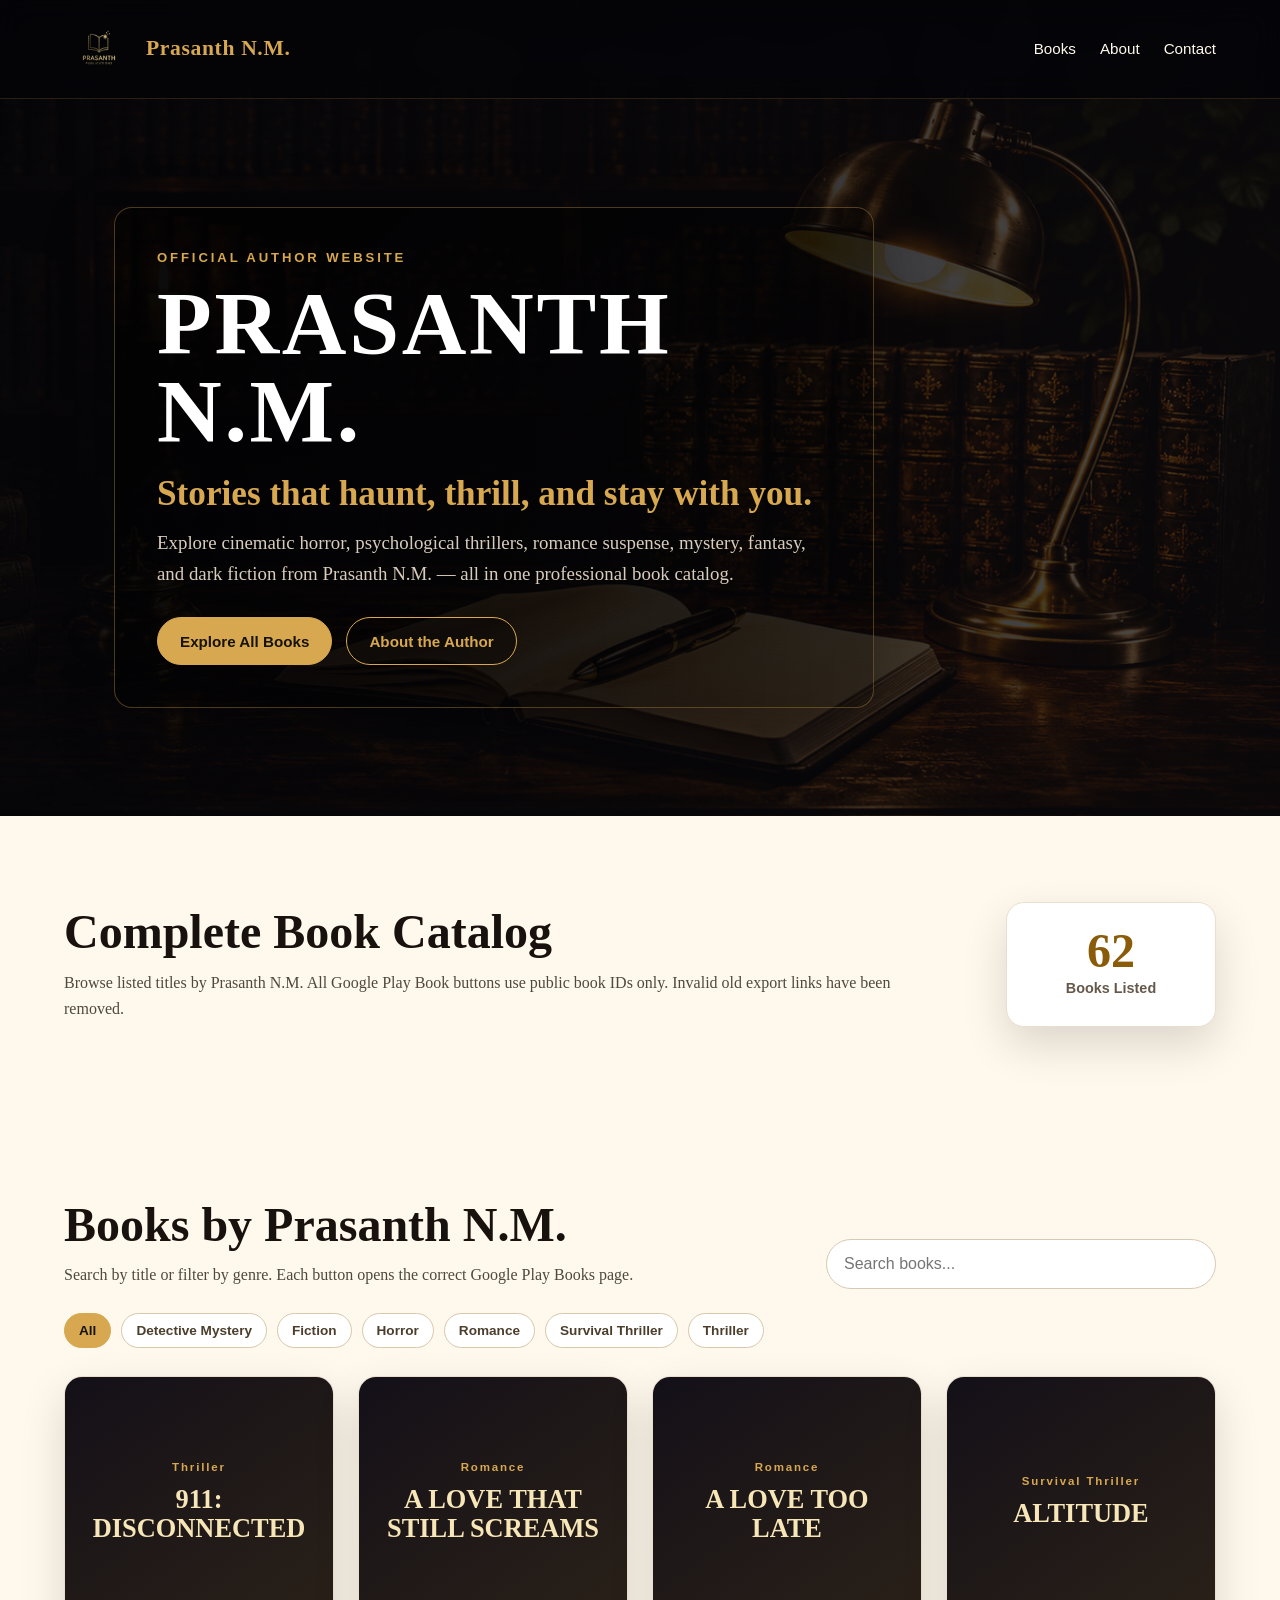
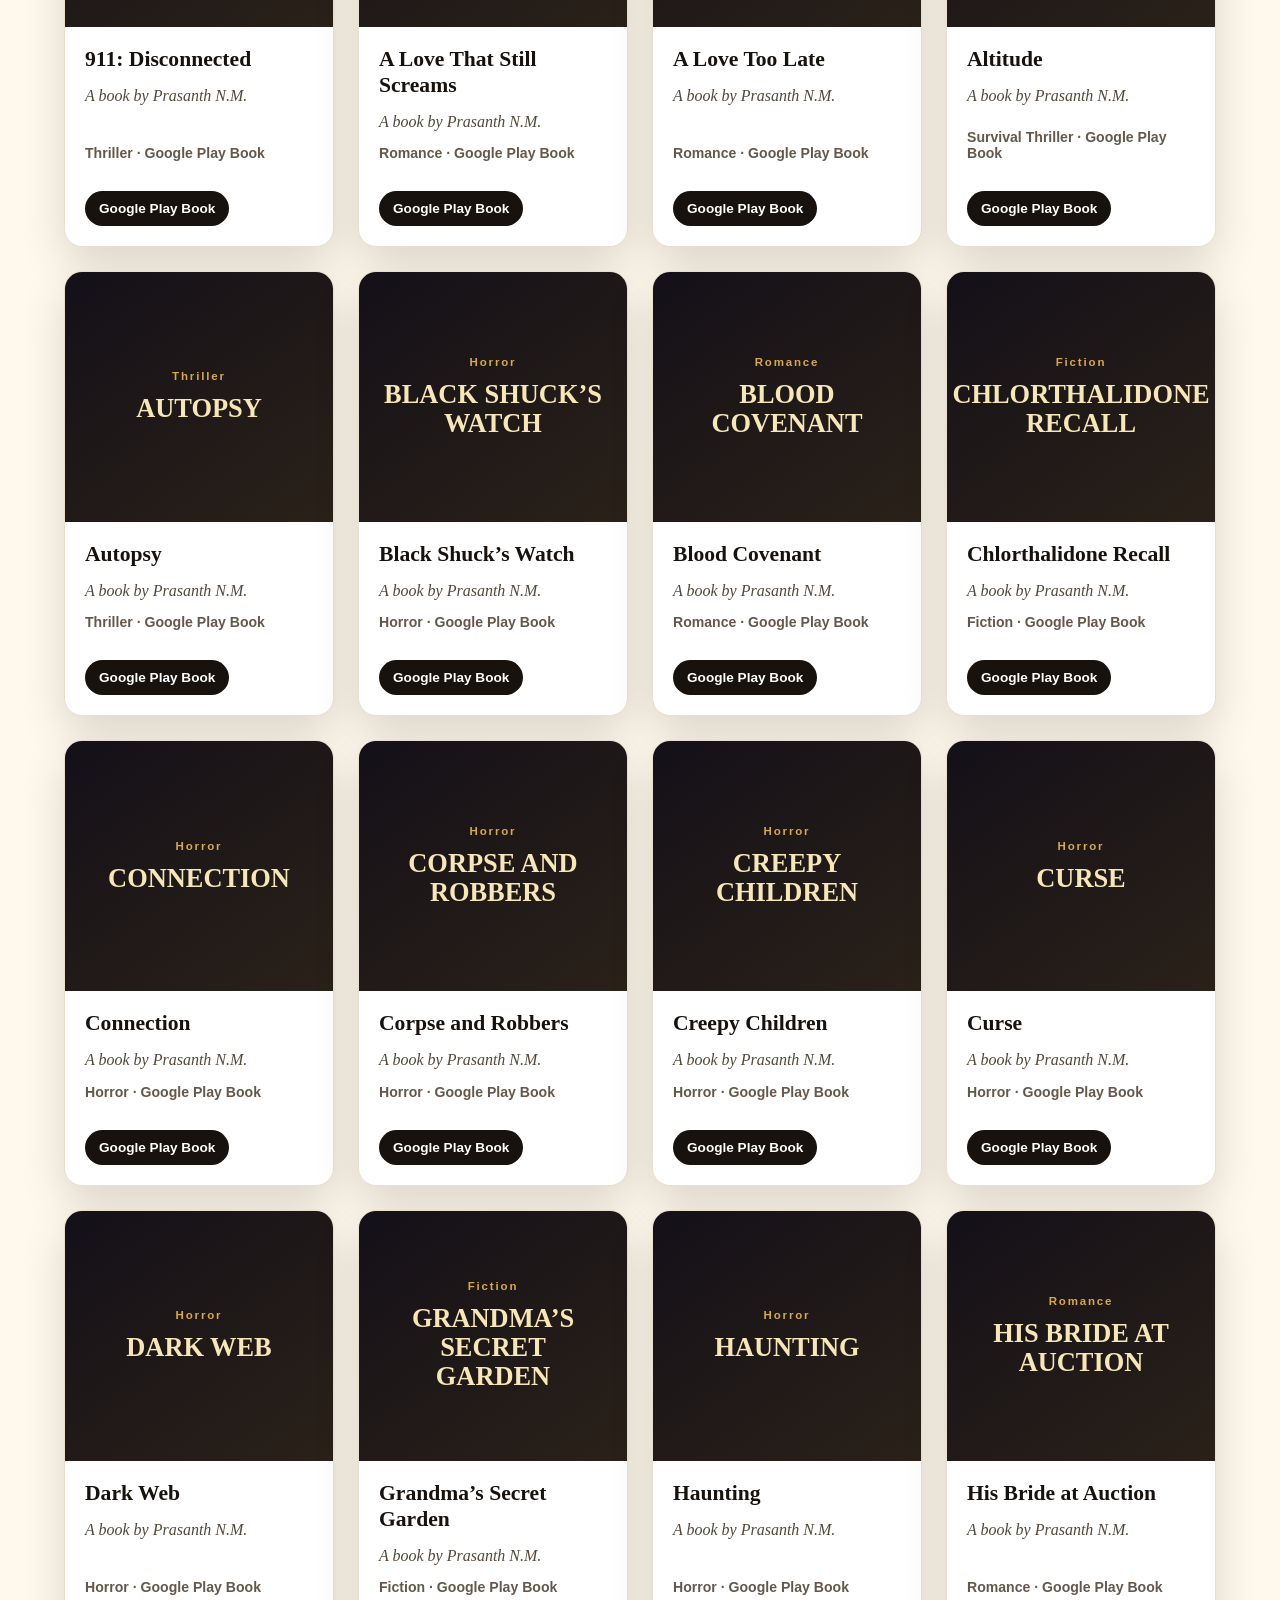
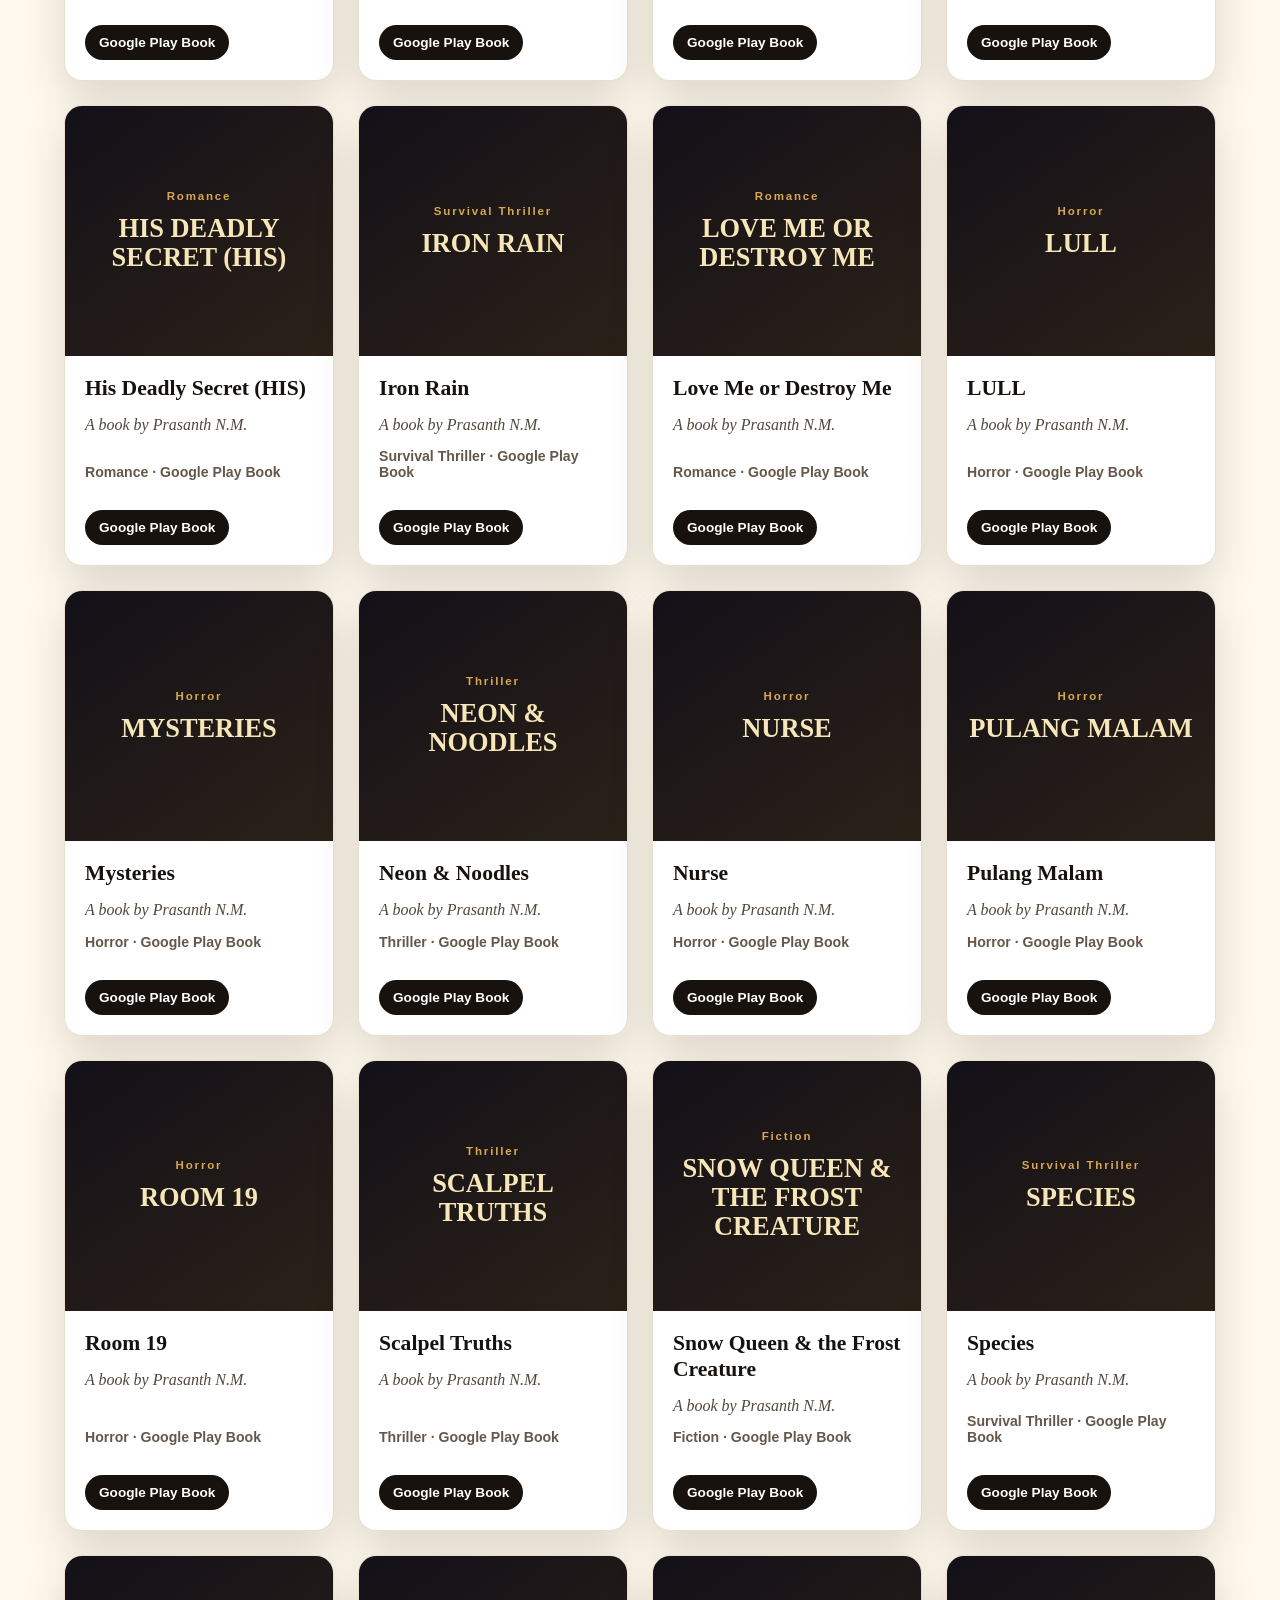
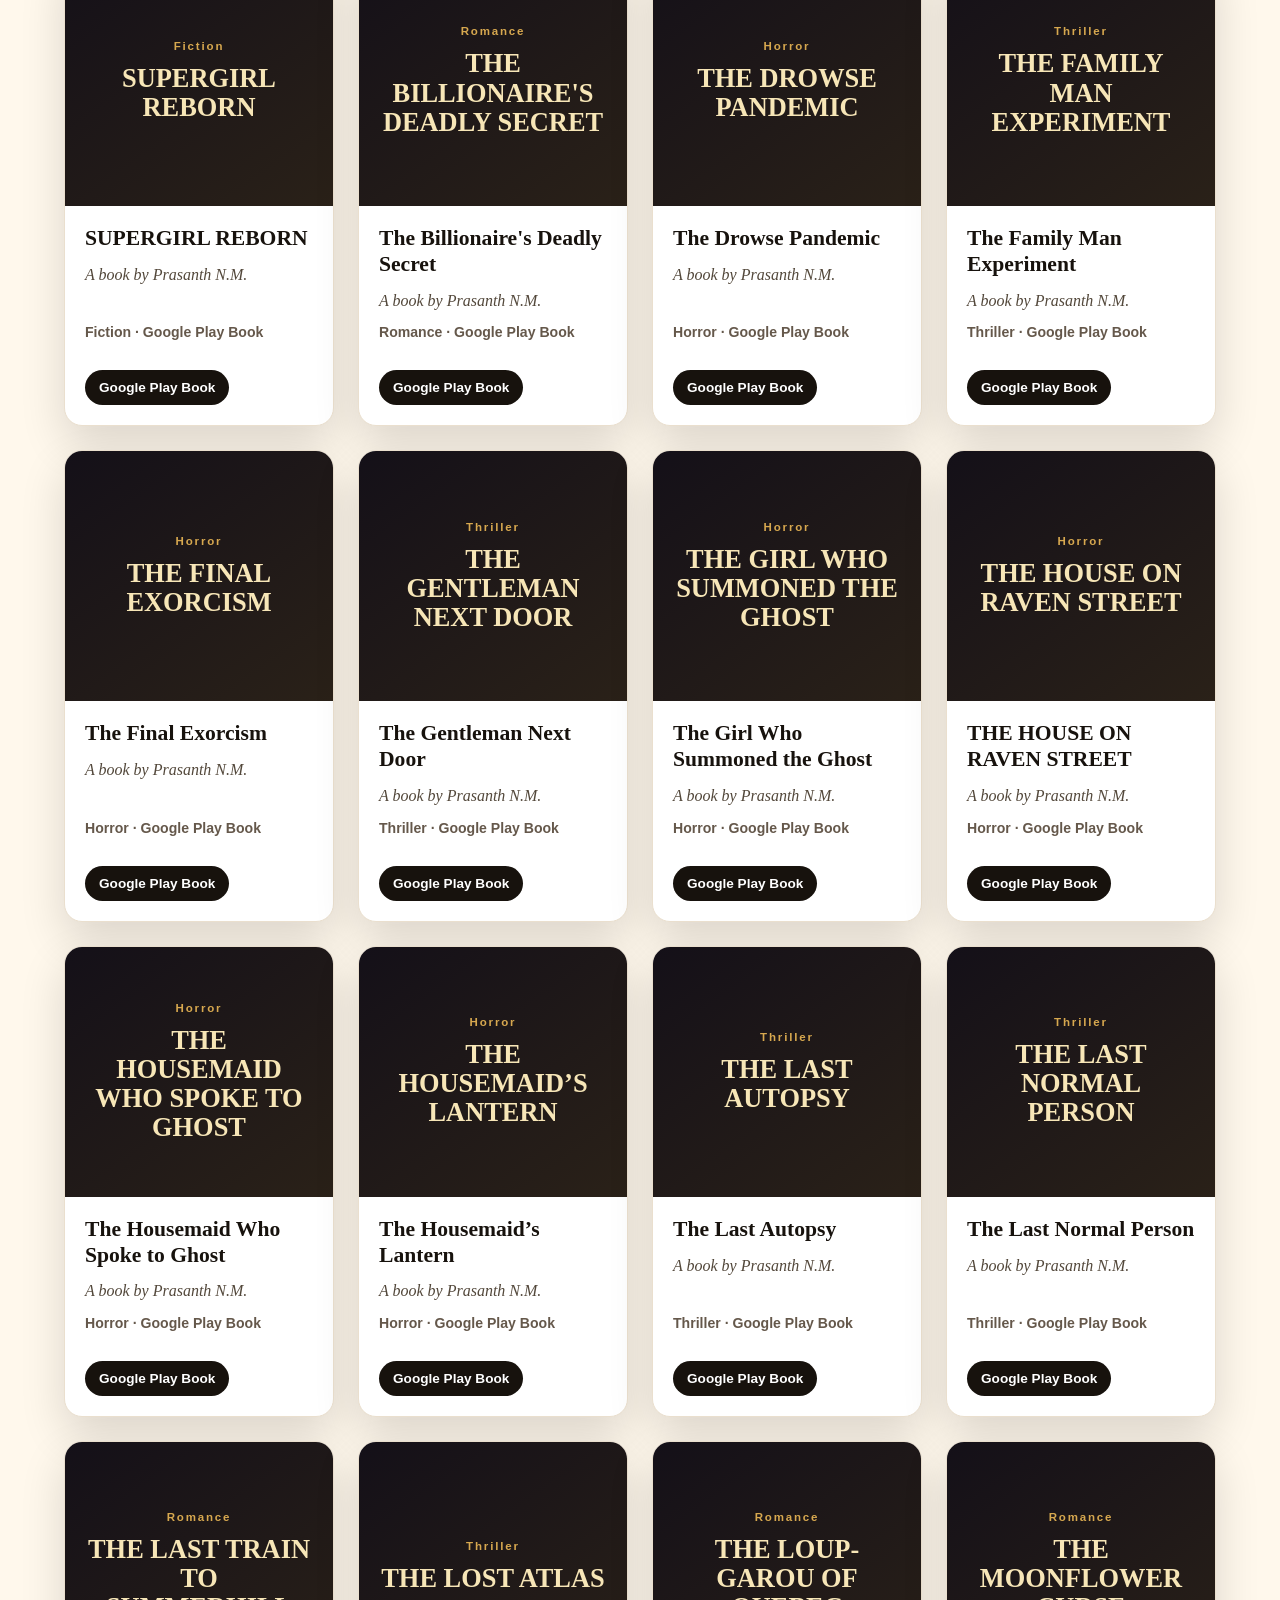
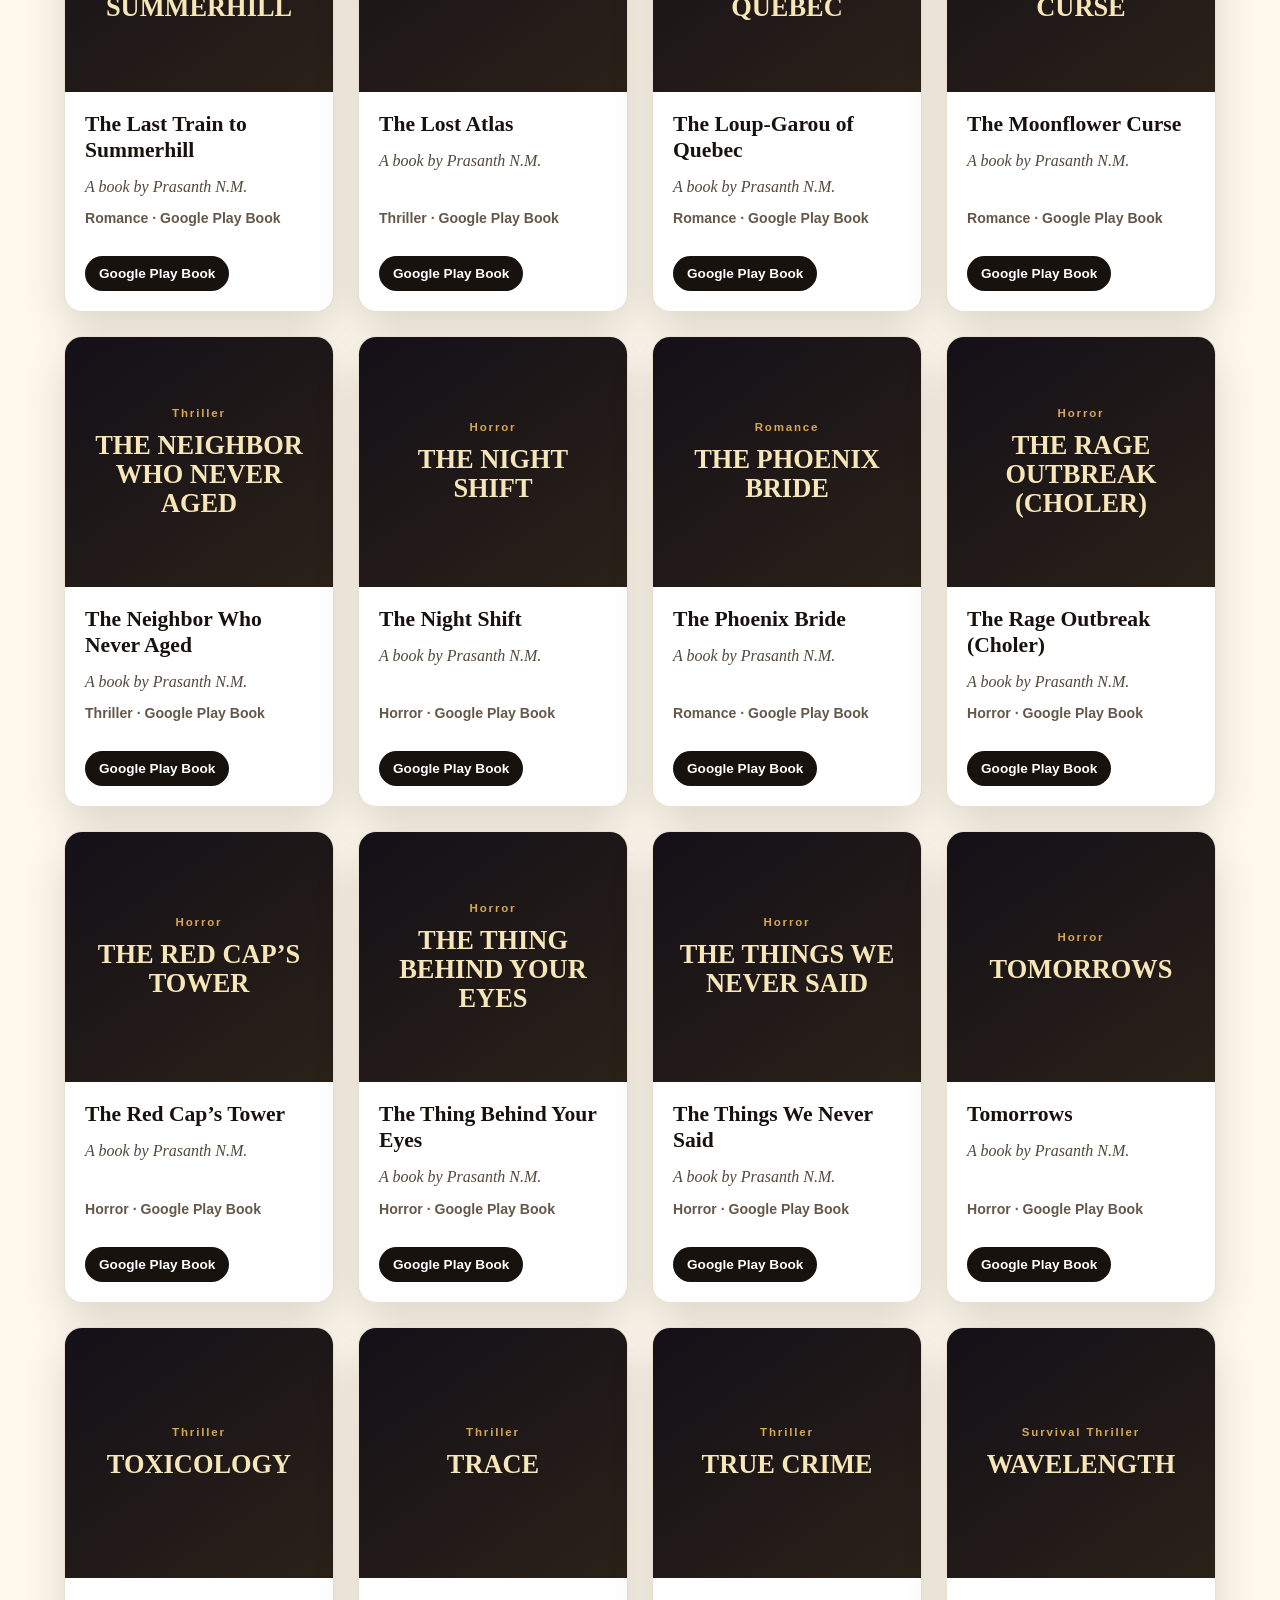
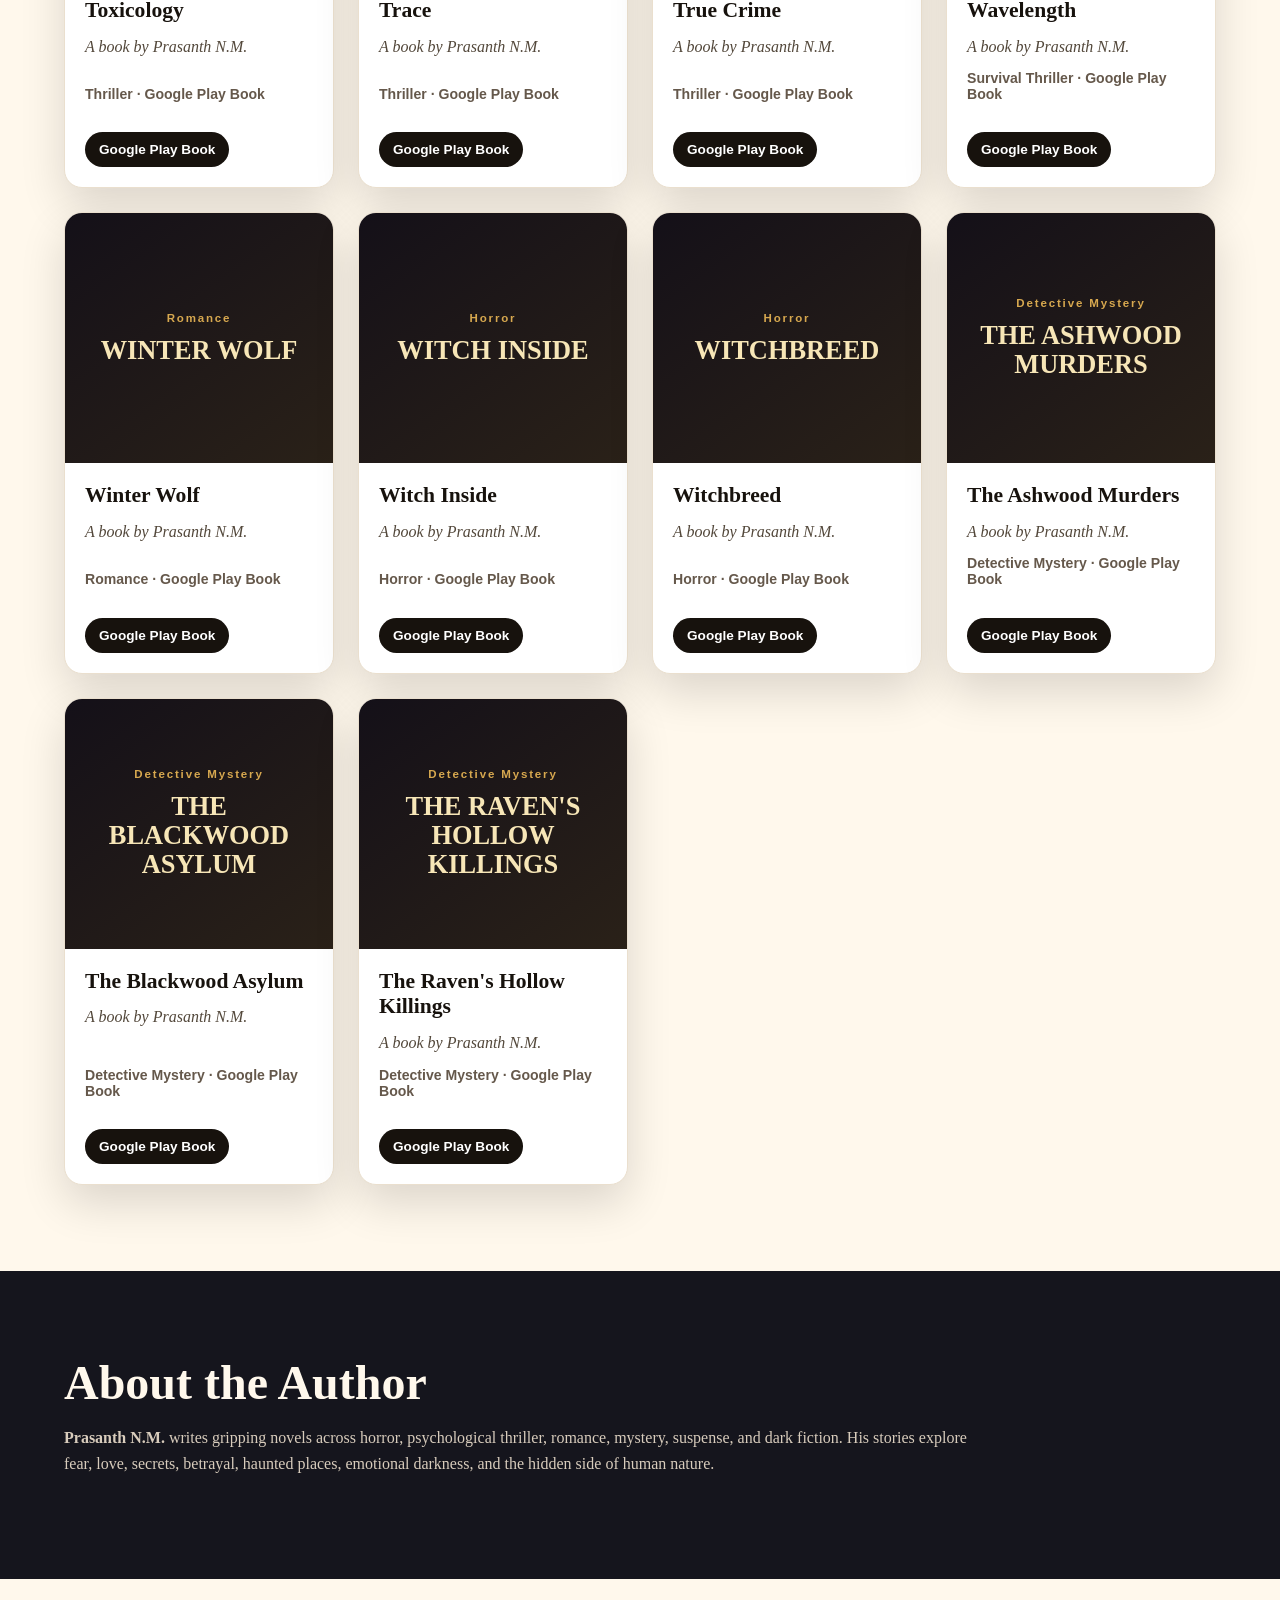
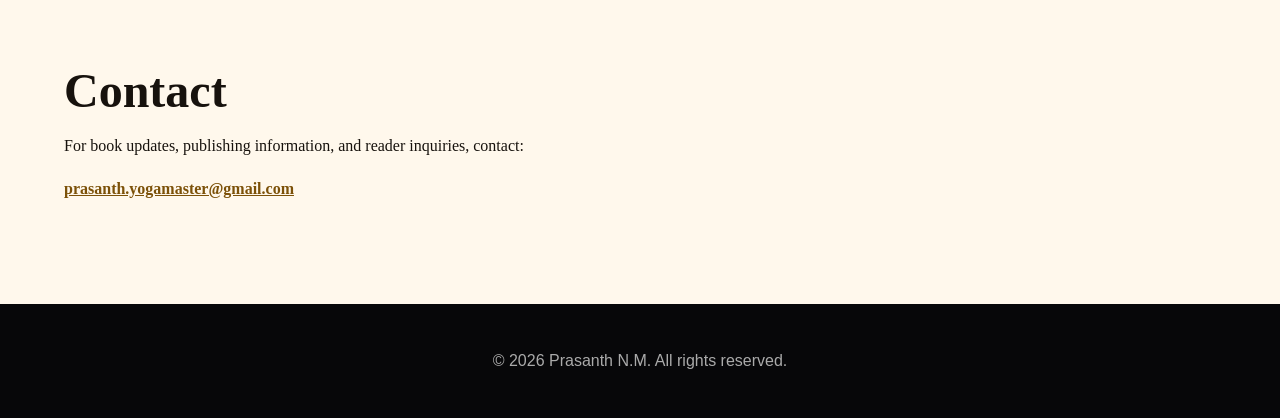
<file: index(5).html>
<!DOCTYPE html>
<html lang="en">
<head>
  <meta charset="UTF-8" />
  <meta name="viewport" content="width=device-width, initial-scale=1.0" />
  <meta name="robots" content="index, follow" />
  <link rel="canonical" href="https://prasanthpublication.github.io/Prasanth-N.M/" />
  <meta name="google-site-verification" content="PZvA7Qn5jPAjixke2nN64ilgVk41ely_-CYviQPaOdo" />
  <title>Prasanth N.M. | Official Author Website & Book Catalog</title>
  <meta name="description" content="Official author website of Prasanth N.M. Browse horror, thriller, romance, mystery, fantasy, suspense ebooks and audiobooks on Google Play Books." />
  <meta name="keywords" content="Prasanth N.M., Prasanth NM books, Google Play Books, horror novels, psychological thriller, romance suspense, mystery books, dark fantasy, audiobooks" />
  <meta name="author" content="Prasanth N.M." />
  <meta property="og:title" content="Prasanth N.M. | Official Author Website" />
  <meta property="og:description" content="Browse the complete Prasanth N.M. book catalog on Google Play Books." />
  <meta property="og:type" content="website" />
  <meta property="og:url" content="https://prasanthpublication.github.io/Prasanth-N.M/" />
  <meta property="og:image" content="https://prasanthpublication.github.io/Prasanth-N.M/hero-banner.png" />
  <meta name="twitter:card" content="summary_large_image" />
  <style>
    :root{--bg:#0b0b0f;--panel:#fff;--ink:#17120d;--text:#fff8ec;--muted:#d8ccbc;--gold:#d7a84f;--gold-dark:#8a5b08;--cream:#fff8ec;--line:#eadfce;--shadow:0 18px 45px rgba(0,0,0,.14);--radius:18px}*{box-sizing:border-box}html{scroll-behavior:smooth}body{margin:0;font-family:Georgia,'Times New Roman',serif;background:var(--bg);color:var(--text);line-height:1.65}a{color:inherit}.site-header{min-height:82vh;background:linear-gradient(90deg,rgba(5,5,8,.94),rgba(12,10,13,.72)),url('hero-banner.png') right center/cover no-repeat,#101015;display:flex;flex-direction:column}.nav{position:sticky;top:0;z-index:50;display:flex;align-items:center;justify-content:space-between;gap:24px;padding:14px clamp(18px,5vw,76px);background:rgba(5,5,8,.78);backdrop-filter:blur(14px);border-bottom:1px solid rgba(215,168,79,.18)}.brand{display:inline-flex;align-items:center;gap:12px;color:var(--gold);font-weight:700;letter-spacing:.04em;text-decoration:none}.brand img{width:70px;height:70px;object-fit:contain}.brand span{white-space:nowrap;font-size:clamp(1rem,2vw,1.35rem)}.links{display:flex;gap:24px}.links a{font-family:Arial,sans-serif;font-size:.95rem;color:var(--text);text-decoration:none}.links a:hover{color:var(--gold)}.hero{flex:1;display:grid;align-items:center;width:min(1180px,100%);margin:0 auto;padding:clamp(70px,12vh,120px) clamp(20px,5vw,70px)}.hero-card{max-width:760px;padding:clamp(24px,4vw,42px);border:1px solid rgba(215,168,79,.34);background:linear-gradient(135deg,rgba(0,0,0,.58),rgba(0,0,0,.26));box-shadow:0 20px 70px rgba(0,0,0,.32);border-radius:var(--radius)}.tagline{margin:0 0 14px;color:var(--gold);text-transform:uppercase;letter-spacing:.22em;font:700 .82rem Arial,sans-serif}h1{margin:0;font-size:clamp(2.55rem,7vw,5.7rem);line-height:.98;letter-spacing:.03em;color:#fff;text-transform:uppercase}.hero h2{margin:18px 0 12px;font-size:clamp(1.35rem,3vw,2.2rem);line-height:1.2;color:var(--gold)}.intro{max-width:660px;margin:0;color:var(--muted);font-size:clamp(1rem,1.8vw,1.18rem)}.hero-actions{display:flex;gap:14px;flex-wrap:wrap;margin-top:28px}.button{display:inline-flex;align-items:center;justify-content:center;min-height:48px;padding:12px 22px;border-radius:999px;border:1px solid var(--gold);background:var(--gold);color:#17120c;text-decoration:none;font:800 .95rem Arial,sans-serif}.button.ghost{background:rgba(0,0,0,.25);color:var(--gold)}.section{padding:clamp(54px,8vw,86px) clamp(18px,5vw,76px);background:var(--cream);color:var(--ink)}.section-inner{width:min(1180px,100%);margin:0 auto}.catalog-intro{display:grid;grid-template-columns:minmax(0,1fr) 210px;gap:28px;align-items:center}.section h2{font-size:clamp(2rem,4vw,3rem);line-height:1.08;margin:0 0 12px}.section-intro,.catalog-intro p{color:#51483d;max-width:850px;margin:0}.stats{text-align:center;border:1px solid var(--line);border-radius:var(--radius);background:#fff;padding:24px 18px;box-shadow:var(--shadow)}.stats strong{display:block;color:var(--gold-dark);font-size:3rem;line-height:1}.stats span{font:700 .9rem Arial,sans-serif;color:#65584b}.section-head{display:grid;grid-template-columns:minmax(0,1fr) minmax(260px,390px);gap:24px;align-items:end;margin-bottom:24px}.search{width:100%;padding:15px 17px;border:1px solid #d8c9b5;border-radius:999px;background:#fff;color:#17120d;font:1rem Arial,sans-serif}.filters{display:flex;gap:10px;flex-wrap:wrap;margin:0 0 28px}.filter{border:1px solid #d9c7aa;background:#fff;color:#4c3e2d;border-radius:999px;padding:9px 14px;cursor:pointer;font:700 .85rem Arial,sans-serif}.filter.active,.filter:hover{background:var(--gold);border-color:var(--gold);color:#17120c}.books-grid{display:grid;grid-template-columns:repeat(auto-fit,minmax(260px,1fr));gap:24px}.book-card{background:#fff;border:1px solid var(--line);border-radius:var(--radius);overflow:hidden;box-shadow:var(--shadow);display:flex;flex-direction:column}.cover{min-height:250px;background:linear-gradient(145deg,#141018,#2a2118);display:flex;align-items:center;justify-content:center;text-align:center;padding:22px;color:#fff}.cover h3{font-size:1.65rem;line-height:1.1;text-transform:uppercase;margin:0;color:#f7e6b7}.cover span{display:block;margin-bottom:12px;color:#d7a84f;font:700 .72rem Arial,sans-serif;letter-spacing:.16em}.book-body{padding:20px;display:flex;flex-direction:column;gap:10px;flex:1}.book-title{margin:0;font-size:1.35rem;line-height:1.2}.subtitle{font-style:italic;color:#53483b;margin:0}.meta{color:#65584b;font:700 .88rem Arial,sans-serif;margin-top:auto}.book-actions{display:flex;gap:10px;flex-wrap:wrap;margin-top:6px}.book-btn{display:inline-flex;align-items:center;justify-content:center;padding:10px 14px;border-radius:999px;background:#17120d;color:#fff;text-decoration:none;font:800 .85rem Arial,sans-serif}.book-btn:hover{background:var(--gold-dark)}.empty{padding:22px;background:#fff;border:1px dashed #c8b79f;border-radius:12px}.dark{background:#15151d;color:var(--text)}.dark p{color:var(--muted);max-width:920px}.contact a{color:#7c5108;font-weight:bold}footer{text-align:center;padding:28px;background:#070709;color:#aaa;font-family:Arial,sans-serif}@media(max-width:760px){.nav{align-items:flex-start;flex-direction:column}.brand img{width:58px;height:58px}.links{width:100%;justify-content:space-between;gap:10px}.hero{padding:44px 18px 54px}.hero-card{padding:22px 18px}.hero-actions,.book-actions{flex-direction:column}.button,.book-btn{width:100%}.catalog-intro,.section-head{grid-template-columns:1fr}.books-grid{grid-template-columns:1fr}.filters{flex-wrap:nowrap;overflow-x:auto;padding-bottom:8px}.filter{white-space:nowrap}}
  </style>
</head>
<body>
<header class="site-header" id="top"><nav class="nav"><a class="brand" href="#top"><img src="20250427_0217_Prasanth%20Publications%20Logo_simple_compose_01jssxm10kehkretwvp82mq0h9.png" alt="Prasanth Publications logo" onerror="this.style.display='none'"><span>Prasanth N.M.</span></a><div class="links"><a href="#books">Books</a><a href="#about">About</a><a href="#contact">Contact</a></div></nav><section class="hero"><div class="hero-card"><p class="tagline">Official Author Website</p><h1>Prasanth N.M.</h1><h2>Stories that haunt, thrill, and stay with you.</h2><p class="intro">Explore cinematic horror, psychological thrillers, romance suspense, mystery, fantasy, and dark fiction from Prasanth N.M. — all in one professional book catalog.</p><div class="hero-actions"><a class="button" href="#books">Explore All Books</a><a class="button ghost" href="#about">About the Author</a></div></div></section></header>
<main><section class="section"><div class="section-inner catalog-intro"><div><h2>Complete Book Catalog</h2><p>Browse listed titles by Prasanth N.M. All Google Play Book buttons use public book IDs only. Invalid old export links have been removed.</p></div><div class="stats"><strong id="bookCount">0</strong><span>Books Listed</span></div></div></section><section class="section" id="books"><div class="section-inner"><div class="section-head"><div><h2>Books by Prasanth N.M.</h2><p class="section-intro">Search by title or filter by genre. Each button opens the correct Google Play Books page.</p></div><input class="search" id="searchInput" type="search" placeholder="Search books..." aria-label="Search books"></div><div class="filters" id="filters"></div><div class="books-grid" id="bookGrid"></div><p id="emptyState" class="empty" hidden>No books found. Try another title or genre.</p></div></section><section class="section dark" id="about"><div class="section-inner"><h2>About the Author</h2><p><strong>Prasanth N.M.</strong> writes gripping novels across horror, psychological thriller, romance, mystery, suspense, and dark fiction. His stories explore fear, love, secrets, betrayal, haunted places, emotional darkness, and the hidden side of human nature.</p></div></section><section class="section contact" id="contact"><div class="section-inner"><h2>Contact</h2><p>For book updates, publishing information, and reader inquiries, contact:</p><p><a href="mailto:prasanth.yogamaster@gmail.com">prasanth.yogamaster@gmail.com</a></p></div></section></main><footer><p>© 2026 Prasanth N.M. All rights reserved.</p></footer>
<script>
const books = [
{"title":"911: Disconnected","genre":"Thriller","google":"https://play.google.com/store/books/details?id=L43vEQAAQBAJ"},
{"title":"A Love That Still Screams","genre":"Romance","google":"https://play.google.com/store/books/details?id=J2PwEQAAQBAJ"},
{"title":"A Love Too Late","genre":"Romance","google":"https://play.google.com/store/books/details?id=Vo_vEQAAQBAJ"},
{"title":"Altitude","genre":"Survival Thriller","google":"https://play.google.com/store/books/details?id=kV_vEQAAQBAJ"},
{"title":"Autopsy","genre":"Thriller","google":"https://play.google.com/store/books/details?id=zKvuEQAAQBAJ"},
{"title":"Black Shuck’s Watch","genre":"Horror","google":"https://play.google.com/store/books/details?id=F4LuEQAAQBAJ"},
{"title":"Blood Covenant","genre":"Romance","google":"https://play.google.com/store/books/details?id=HOWLEQAAQBAJ"},
{"title":"Chlorthalidone Recall","genre":"Fiction","google":"https://play.google.com/store/books/details?id=FtLuEQAAQBAJ"},
{"title":"Connection","genre":"Horror","google":"https://play.google.com/store/books/details?id=rx7wEQAAQBAJ"},
{"title":"Corpse and Robbers","genre":"Horror","google":"https://play.google.com/store/books/details?id=JavvEQAAQBAJ"},
{"title":"Creepy Children","genre":"Horror","google":"https://play.google.com/store/books/details?id=28zvEQAAQBAJ"},
{"title":"Curse","genre":"Horror","google":"https://play.google.com/store/books/details?id=SxPwEQAAQBAJ"},
{"title":"Dark Web","genre":"Horror","google":"https://play.google.com/store/books/details?id=lh_wEQAAQBAJ"},
{"title":"Grandma’s Secret Garden","genre":"Fiction","google":"https://play.google.com/store/books/details?id=sJDvEQAAQBAJ"},
{"title":"Haunting","genre":"Horror","google":"https://play.google.com/store/books/details?id=NB_wEQAAQBAJ"},
{"title":"His Bride at Auction","genre":"Romance","google":"https://play.google.com/store/books/details?id=jmDvEQAAQBAJ"},
{"title":"His Deadly Secret (HIS)","genre":"Romance","google":"https://play.google.com/store/books/details?id=SBHwEQAAQBAJ"},
{"title":"Iron Rain","genre":"Survival Thriller","google":"https://play.google.com/store/books/details?id=ymXwEQAAQBAJ"},
{"title":"Love Me or Destroy Me","genre":"Romance","google":"https://play.google.com/store/books/details?id=fWbwEQAAQBAJ"},
{"title":"LULL","genre":"Horror","google":"https://play.google.com/store/books/details?id=f6nvEQAAQBAJ"},
{"title":"Mysteries","genre":"Horror","google":"https://play.google.com/store/books/details?id=KNXuEQAAQBAJ"},
{"title":"Neon & Noodles","genre":"Thriller","google":"https://play.google.com/store/books/details?id=6mHvEQAAQBAJ"},
{"title":"Nurse","genre":"Horror","google":"https://play.google.com/store/books/details?id=JoruEQAAQBAJ"},
{"title":"Pulang Malam","genre":"Horror","google":"https://play.google.com/store/books/details?id=_I_vEQAAQBAJ"},
{"title":"Room 19","genre":"Horror","google":"https://play.google.com/store/books/details?id=xNnuEQAAQBAJ"},
{"title":"Scalpel Truths","genre":"Thriller","google":"https://play.google.com/store/books/details?id=vWbvEQAAQBAJ"},
{"title":"Snow Queen & the Frost Creature","genre":"Fiction","google":"https://play.google.com/store/books/details?id=mvTuEQAAQBAJ"},
{"title":"Species","genre":"Survival Thriller","google":"https://play.google.com/store/books/details?id=odfuEQAAQBAJ"},
{"title":"SUPERGIRL REBORN","genre":"Fiction","google":"https://play.google.com/store/books/details?id=VvjuEQAAQBAJ"},
{"title":"The Billionaire's Deadly Secret","genre":"Romance","google":"https://play.google.com/store/books/details?id=ehHwEQAAQBAJ"},
{"title":"The Drowse Pandemic","genre":"Horror","google":"https://play.google.com/store/books/details?id=R8zvEQAAQBAJ"},
{"title":"The Family Man Experiment","genre":"Thriller","google":"https://play.google.com/store/books/details?id=W6zvEQAAQBAJ"},
{"title":"The Final Exorcism","genre":"Horror","google":"https://play.google.com/store/books/details?id=RV_wEQAAQBAJ"},
{"title":"The Gentleman Next Door","genre":"Thriller","google":"https://play.google.com/store/books/details?id=b_HuEQAAQBAJ"},
{"title":"The Girl Who Summoned the Ghost","genre":"Horror","google":"https://play.google.com/store/books/details?id=YoDuEQAAQBAJ"},
{"title":"THE HOUSE ON RAVEN STREET","genre":"Horror","google":"https://play.google.com/store/books/details?id=yAjwEQAAQBAJ"},
{"title":"The Housemaid Who Spoke to Ghost","genre":"Horror","google":"https://play.google.com/store/books/details?id=hlzwEQAAQBAJ"},
{"title":"The Housemaid’s Lantern","genre":"Horror","google":"https://play.google.com/store/books/details?id=1mHwEQAAQBAJ"},
{"title":"The Last Autopsy","genre":"Thriller","google":"https://play.google.com/store/books/details?id=jU_vEQAAQBAJ"},
{"title":"The Last Normal Person","genre":"Thriller","google":"https://play.google.com/store/books/details?id=yMHvEQAAQBAJ"},
{"title":"The Last Train to Summerhill","genre":"Romance","google":"https://play.google.com/store/books/details?id=ETjvEQAAQBAJ"},
{"title":"The Lost Atlas","genre":"Thriller","google":"https://play.google.com/store/books/details?id=2U_vEQAAQBAJ"},
{"title":"The Loup-Garou of Quebec","genre":"Romance","google":"https://play.google.com/store/books/details?id=ZEHxEQAAQBAJ"},
{"title":"The Moonflower Curse","genre":"Romance","google":"https://play.google.com/store/books/details?id=hmXvEQAAQBAJ"},
{"title":"The Neighbor Who Never Aged","genre":"Thriller","google":"https://play.google.com/store/books/details?id=AanvEQAAQBAJ"},
{"title":"The Night Shift","genre":"Horror","google":"https://play.google.com/store/books/details?id=hpLvEQAAQBAJ"},
{"title":"The Phoenix Bride","genre":"Romance","google":"https://play.google.com/store/books/details?id=alDvEQAAQBAJ"},
{"title":"The Rage Outbreak (Choler)","genre":"Horror","google":"https://play.google.com/store/books/details?id=JgrwEQAAQBAJ"},
{"title":"The Red Cap’s Tower","genre":"Horror","google":"https://play.google.com/store/books/details?id=HELxEQAAQBAJ"},
{"title":"The Thing Behind Your Eyes","genre":"Horror","google":"https://play.google.com/store/books/details?id=SWfwEQAAQBAJ"},
{"title":"The Things We Never Said","genre":"Horror","google":"https://play.google.com/store/books/details?id=9i_vEQAAQBAJ"},
{"title":"Tomorrows","genre":"Horror","google":"https://play.google.com/store/books/details?id=vc3vEQAAQBAJ"},
{"title":"Toxicology","genre":"Thriller","google":"https://play.google.com/store/books/details?id=68nvEQAAQBAJ"},
{"title":"Trace","genre":"Thriller","google":"https://play.google.com/store/books/details?id=C47vEQAAQBAJ"},
{"title":"True Crime","genre":"Thriller","google":"https://play.google.com/store/books/details?id=wr3vEQAAQBAJ"},
{"title":"Wavelength","genre":"Survival Thriller","google":"https://play.google.com/store/books/details?id=NWjvEQAAQBAJ"},
{"title":"Winter Wolf","genre":"Romance","google":"https://play.google.com/store/books/details?id=jmPvEQAAQBAJ"},
{"title":"Witch Inside","genre":"Horror","google":"https://play.google.com/store/books/details?id=oxPwEQAAQBAJ"},
{"title":"Witchbreed","genre":"Horror","google":"https://play.google.com/store/books/details?id=OBTwEQAAQBAJ"},
{"title":"The Ashwood Murders","genre":"Detective Mystery","google":"https://play.google.com/store/books/details?id=H-7xEQAAQBAJ"},
{"title":"The Blackwood Asylum","genre":"Detective Mystery","google":"https://play.google.com/store/books/details?id=gefxEQAAQBAJ"},
{"title":"The Raven's Hollow Killings","genre":"Detective Mystery","google":"https://play.google.com/store/books/details?id=5-HxEQAAQBAJ"}
];
const validBooks = books.filter(b => b.google);
const genres = ['All', ...Array.from(new Set(validBooks.map(b => b.genre))).sort()];
let activeGenre = 'All';
const grid = document.getElementById('bookGrid');
const filters = document.getElementById('filters');
const searchInput = document.getElementById('searchInput');
const emptyState = document.getElementById('emptyState');
document.getElementById('bookCount').textContent = validBooks.length;
function makeFilter(g){const btn=document.createElement('button');btn.className='filter'+(g===activeGenre?' active':'');btn.type='button';btn.textContent=g;btn.onclick=()=>{activeGenre=g;renderFilters();renderBooks();};return btn;}
function renderFilters(){filters.innerHTML='';genres.forEach(g=>filters.appendChild(makeFilter(g)));}
function renderBooks(){const q=searchInput.value.trim().toLowerCase();const shown=validBooks.filter(b=>(activeGenre==='All'||b.genre===activeGenre)&&(`${b.title} ${b.genre}`.toLowerCase().includes(q)));grid.innerHTML='';shown.forEach(b=>{const card=document.createElement('article');card.className='book-card';card.innerHTML=`<div class="cover"><div><span>${escapeHtml(b.genre)}</span><h3>${escapeHtml(b.title)}</h3></div></div><div class="book-body"><h3 class="book-title">${escapeHtml(b.title)}</h3><p class="subtitle">A book by Prasanth N.M.</p><p class="meta">${escapeHtml(b.genre)} · Google Play Book</p><div class="book-actions"><a class="book-btn" href="${b.google}" target="_blank" rel="noopener noreferrer">Google Play Book</a></div></div>`;grid.appendChild(card);});emptyState.hidden=shown.length!==0;}
function escapeHtml(s){return String(s).replace(/[&<>'"]/g,c=>({'&':'&amp;','<':'&lt;','>':'&gt;',"'":'&#39;','"':'&quot;'}[c]));}
searchInput.addEventListener('input', renderBooks);renderFilters();renderBooks();
</script>
<script type="application/ld+json">
{
  "@context":"https://schema.org",
  "@type":"Person",
  "name":"Prasanth N.M.",
  "url":"https://prasanthpublication.github.io/Prasanth-N.M/",
  "jobTitle":"Author"
}
</script>
</body>
</html>
</file>
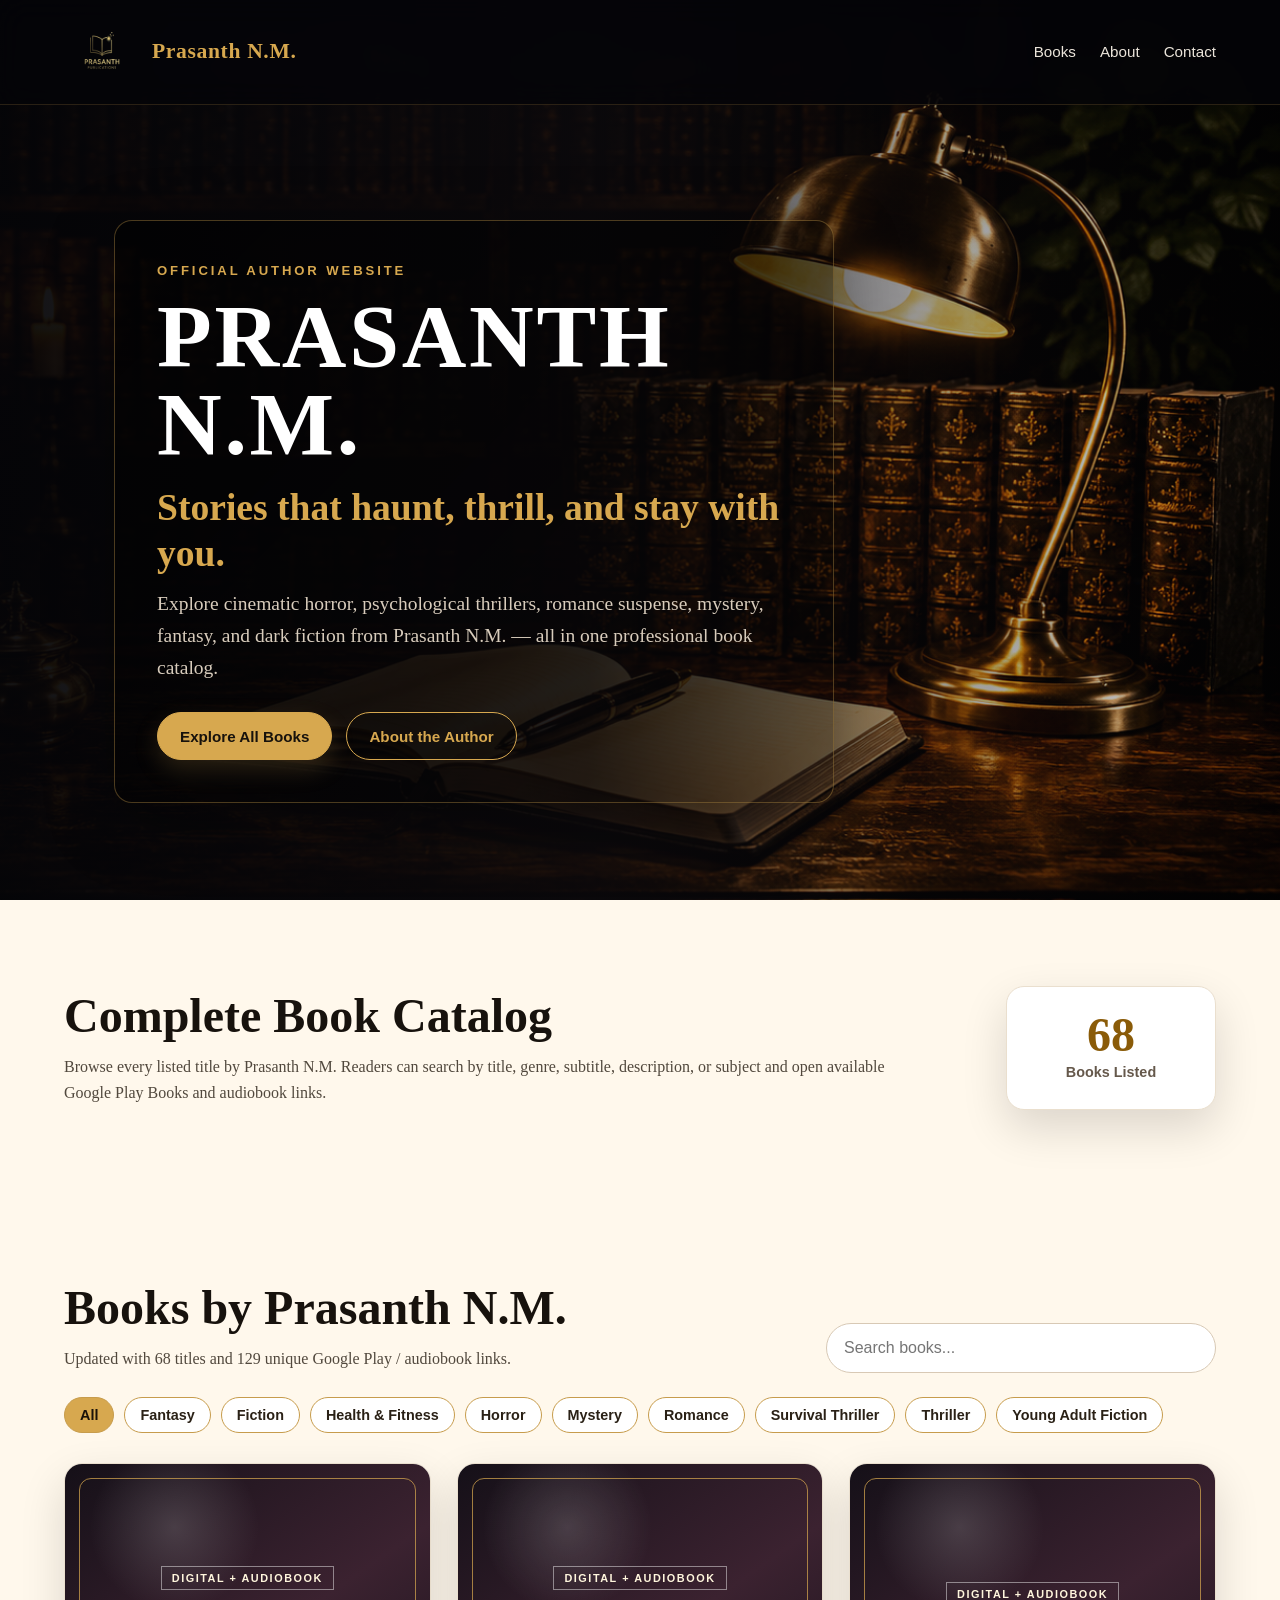
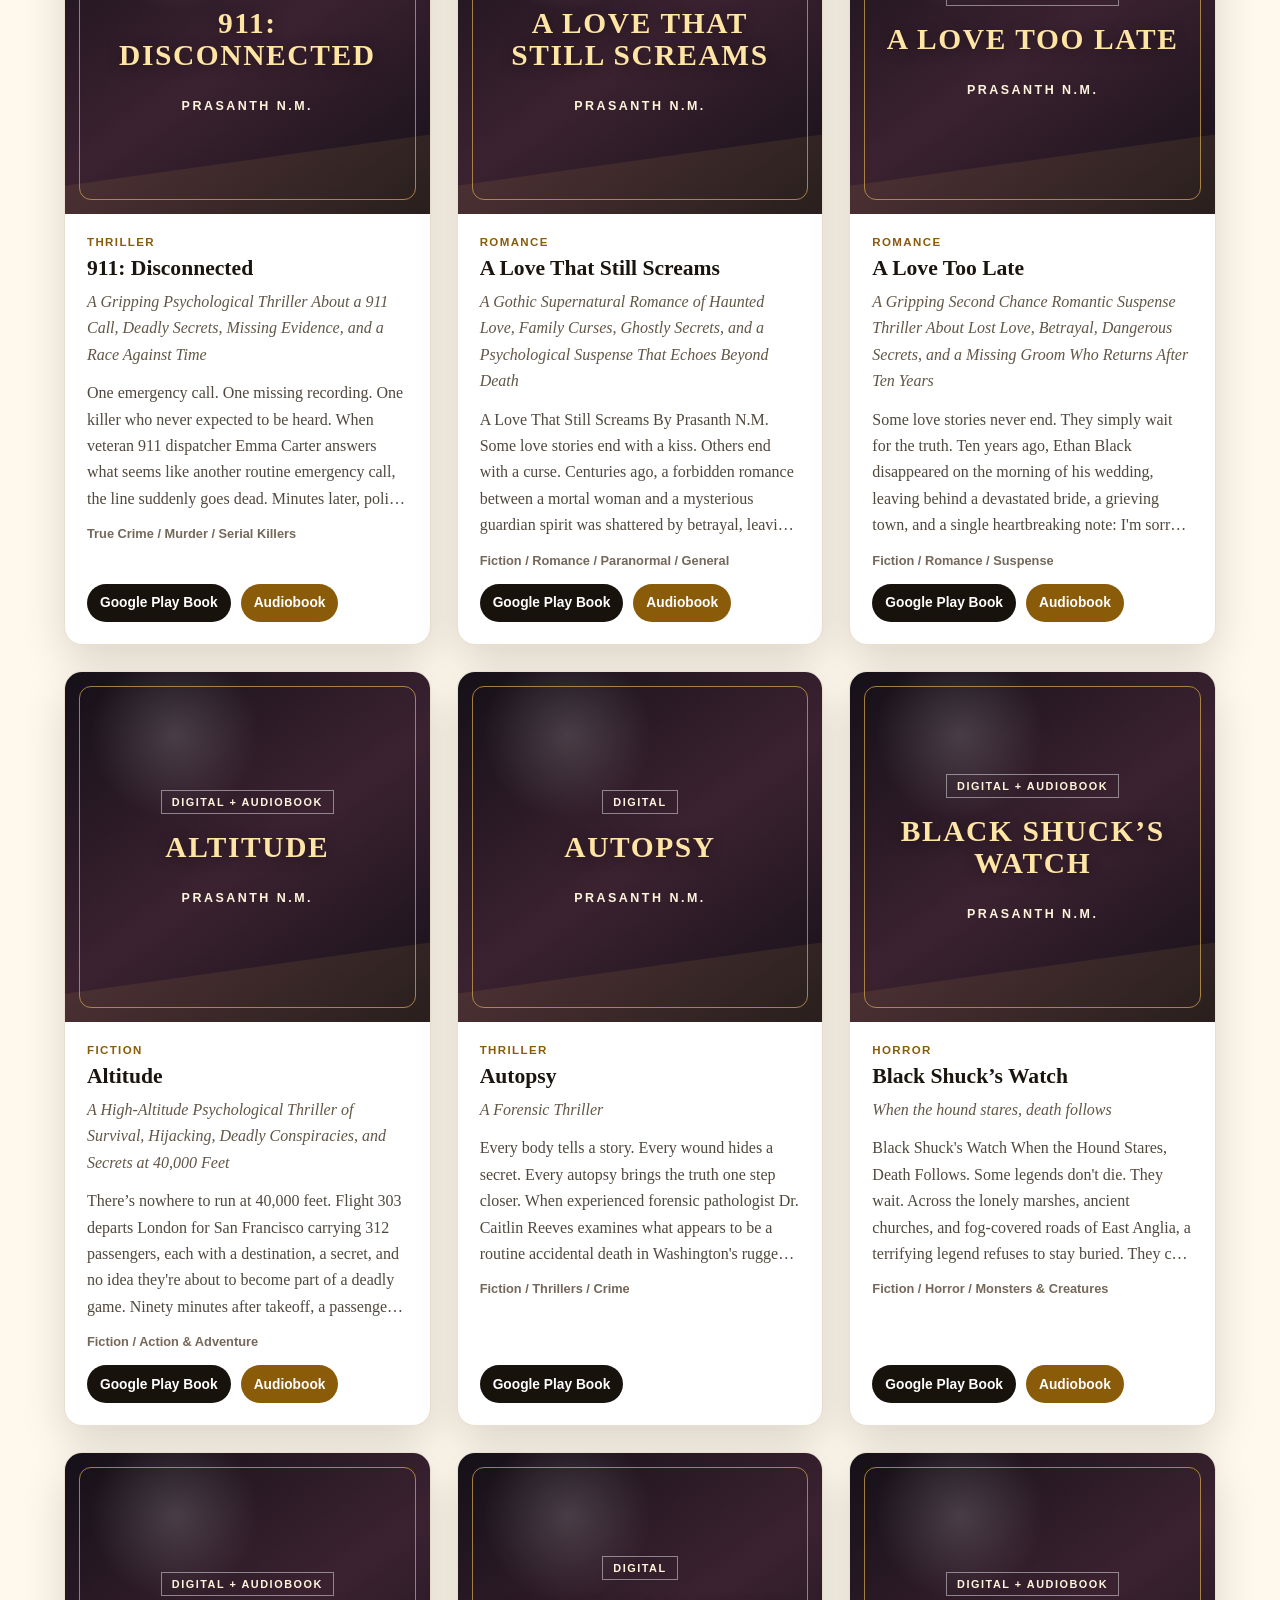
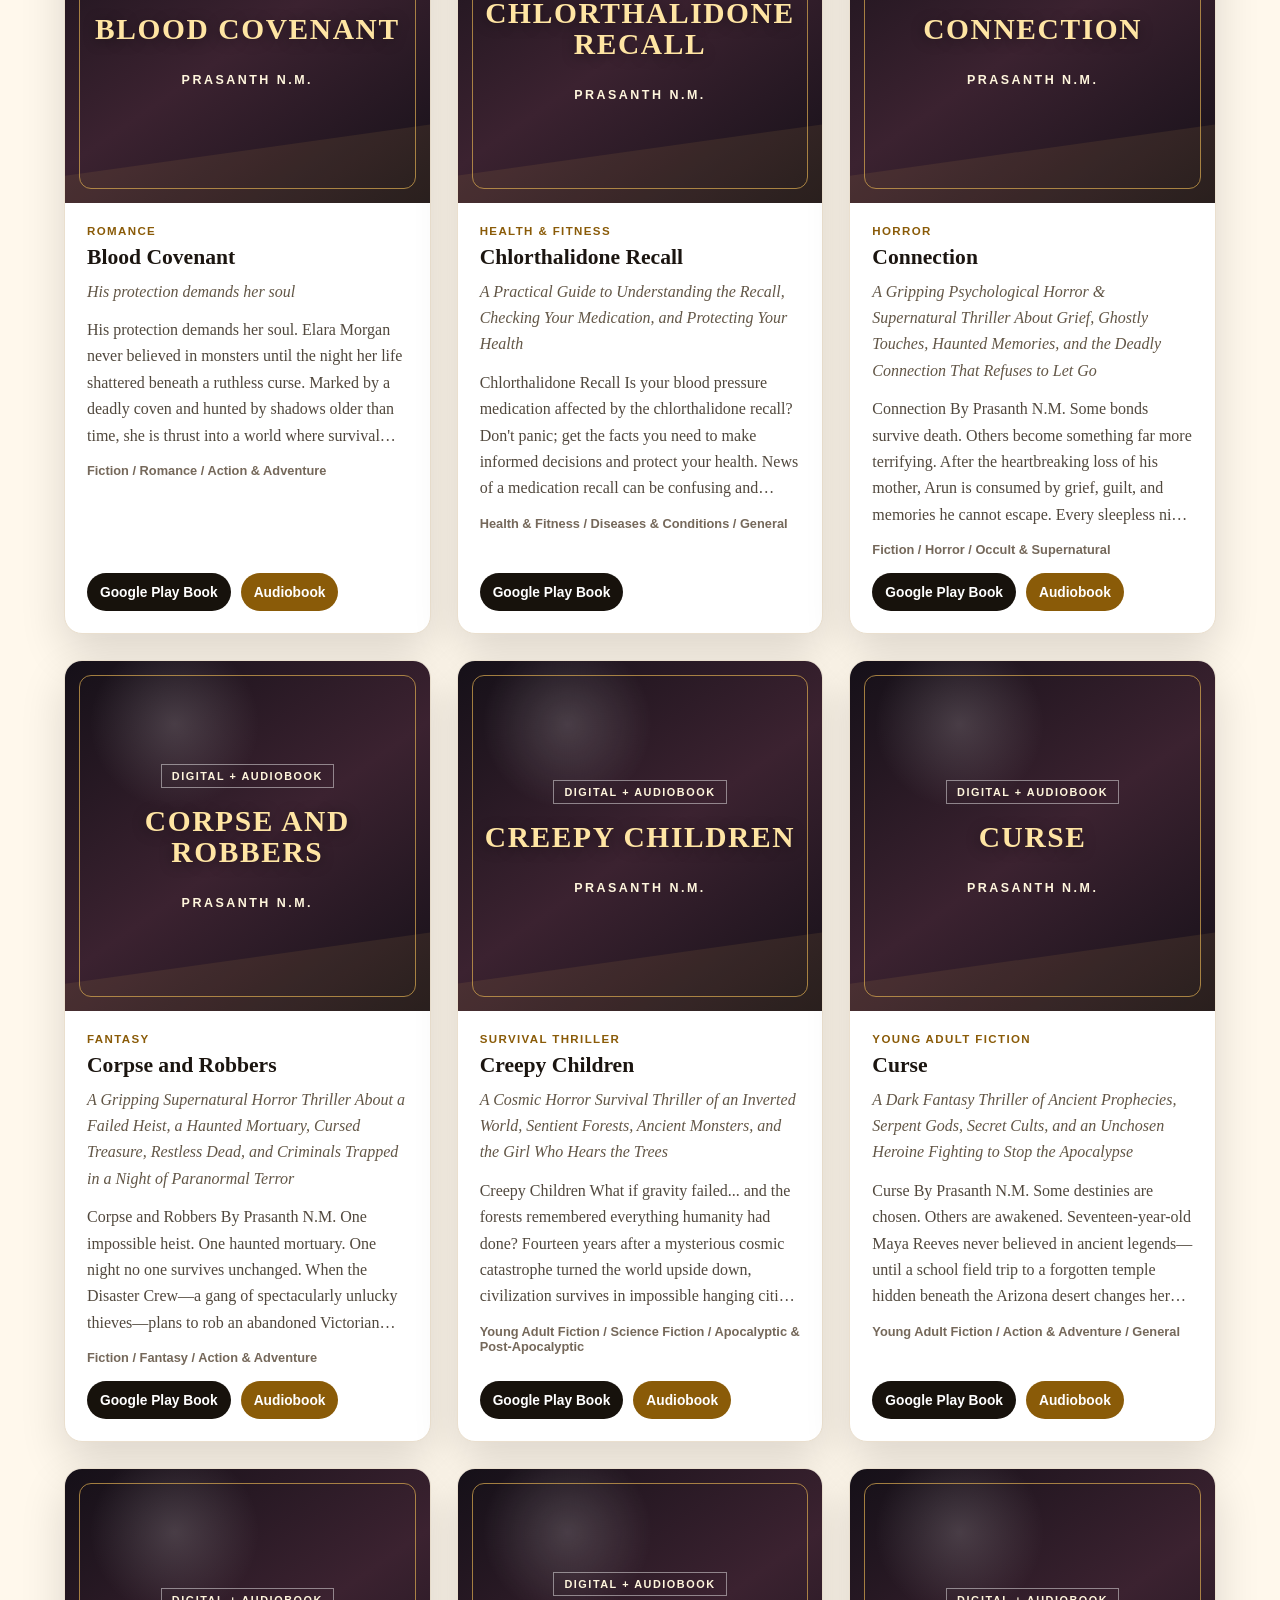
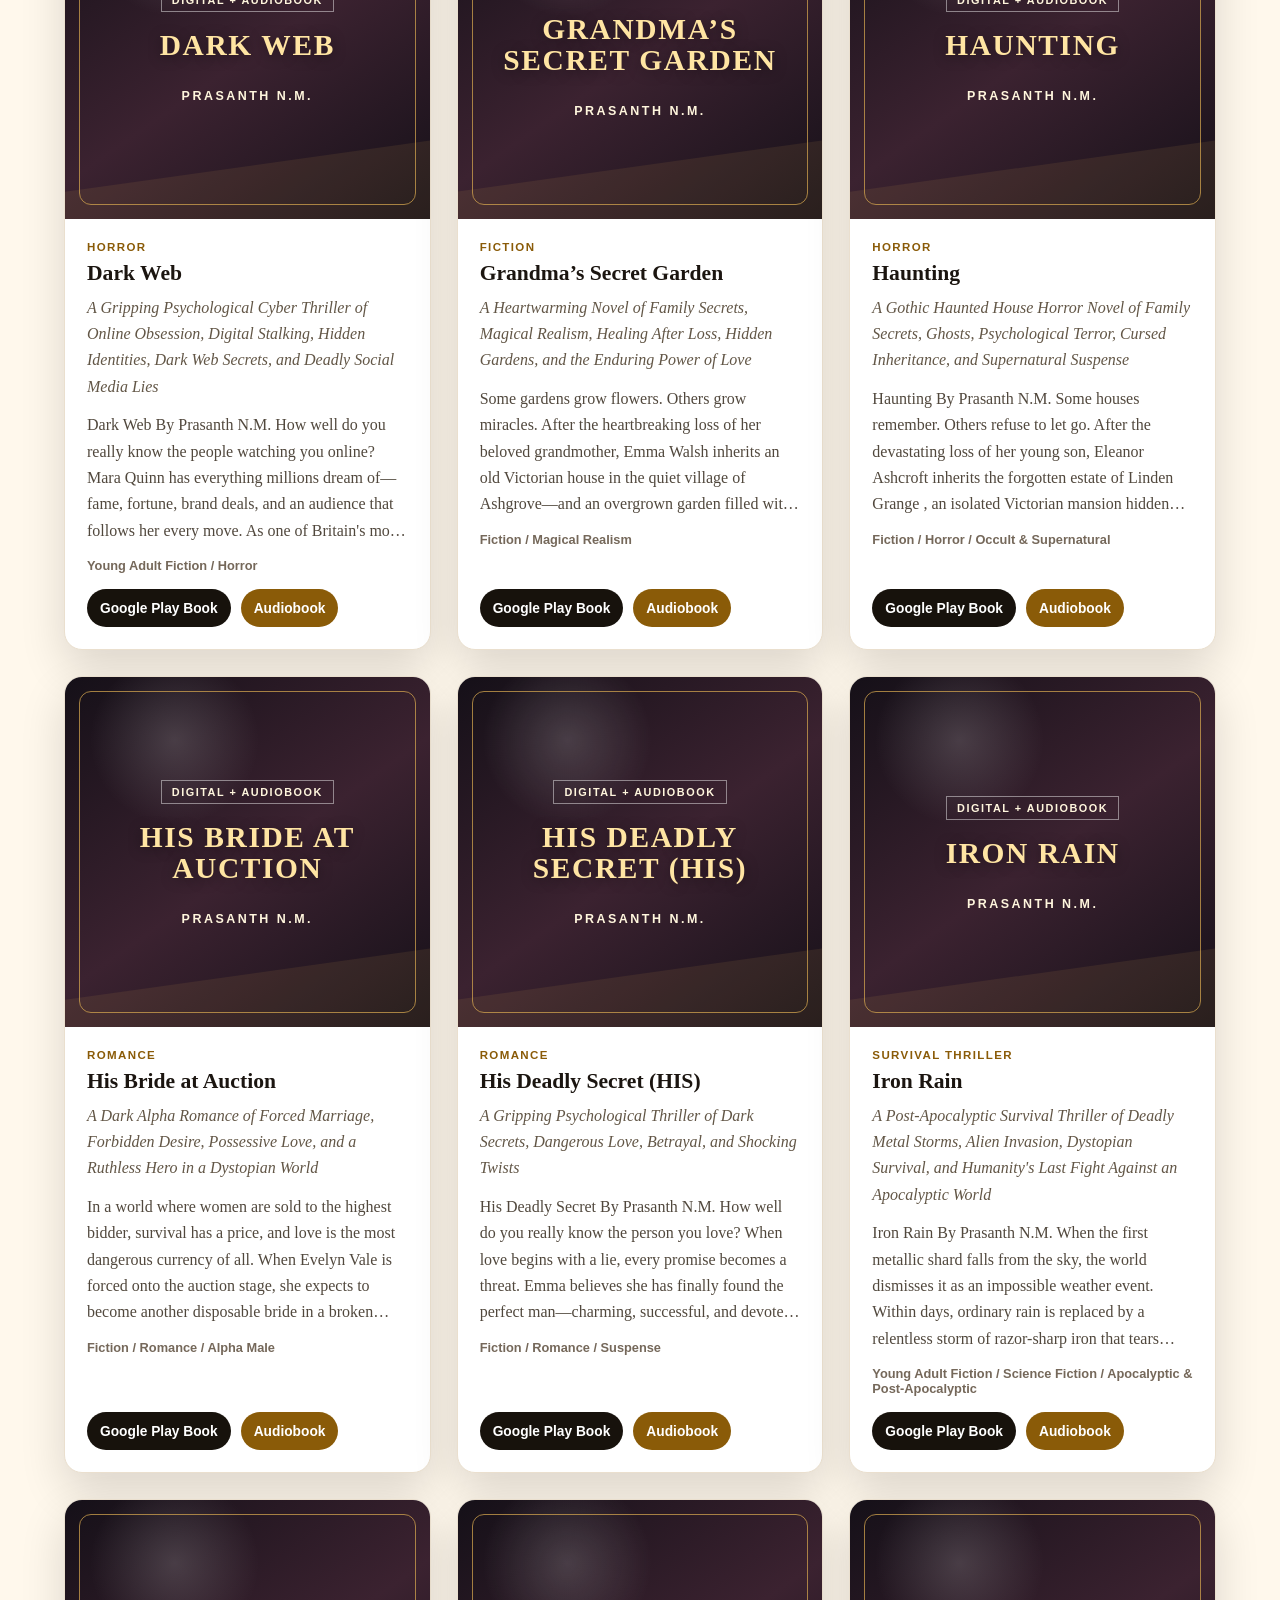
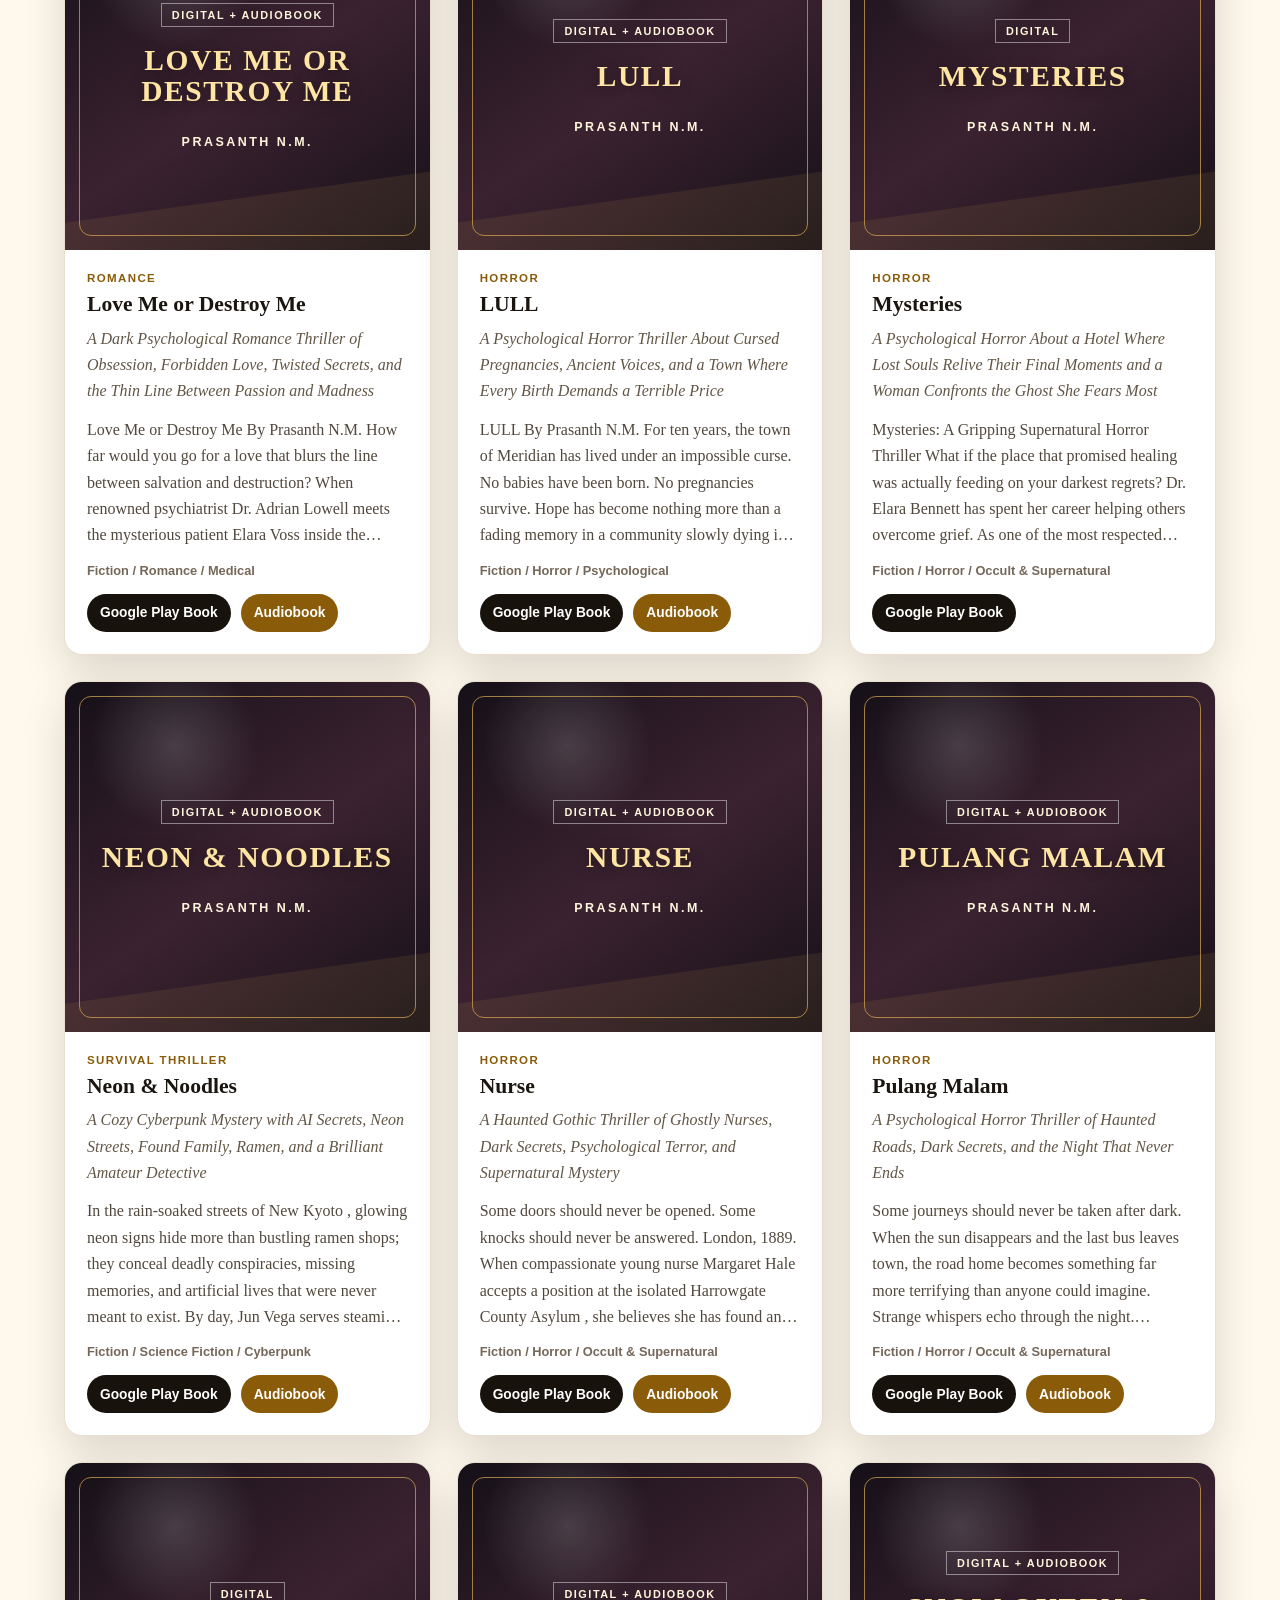
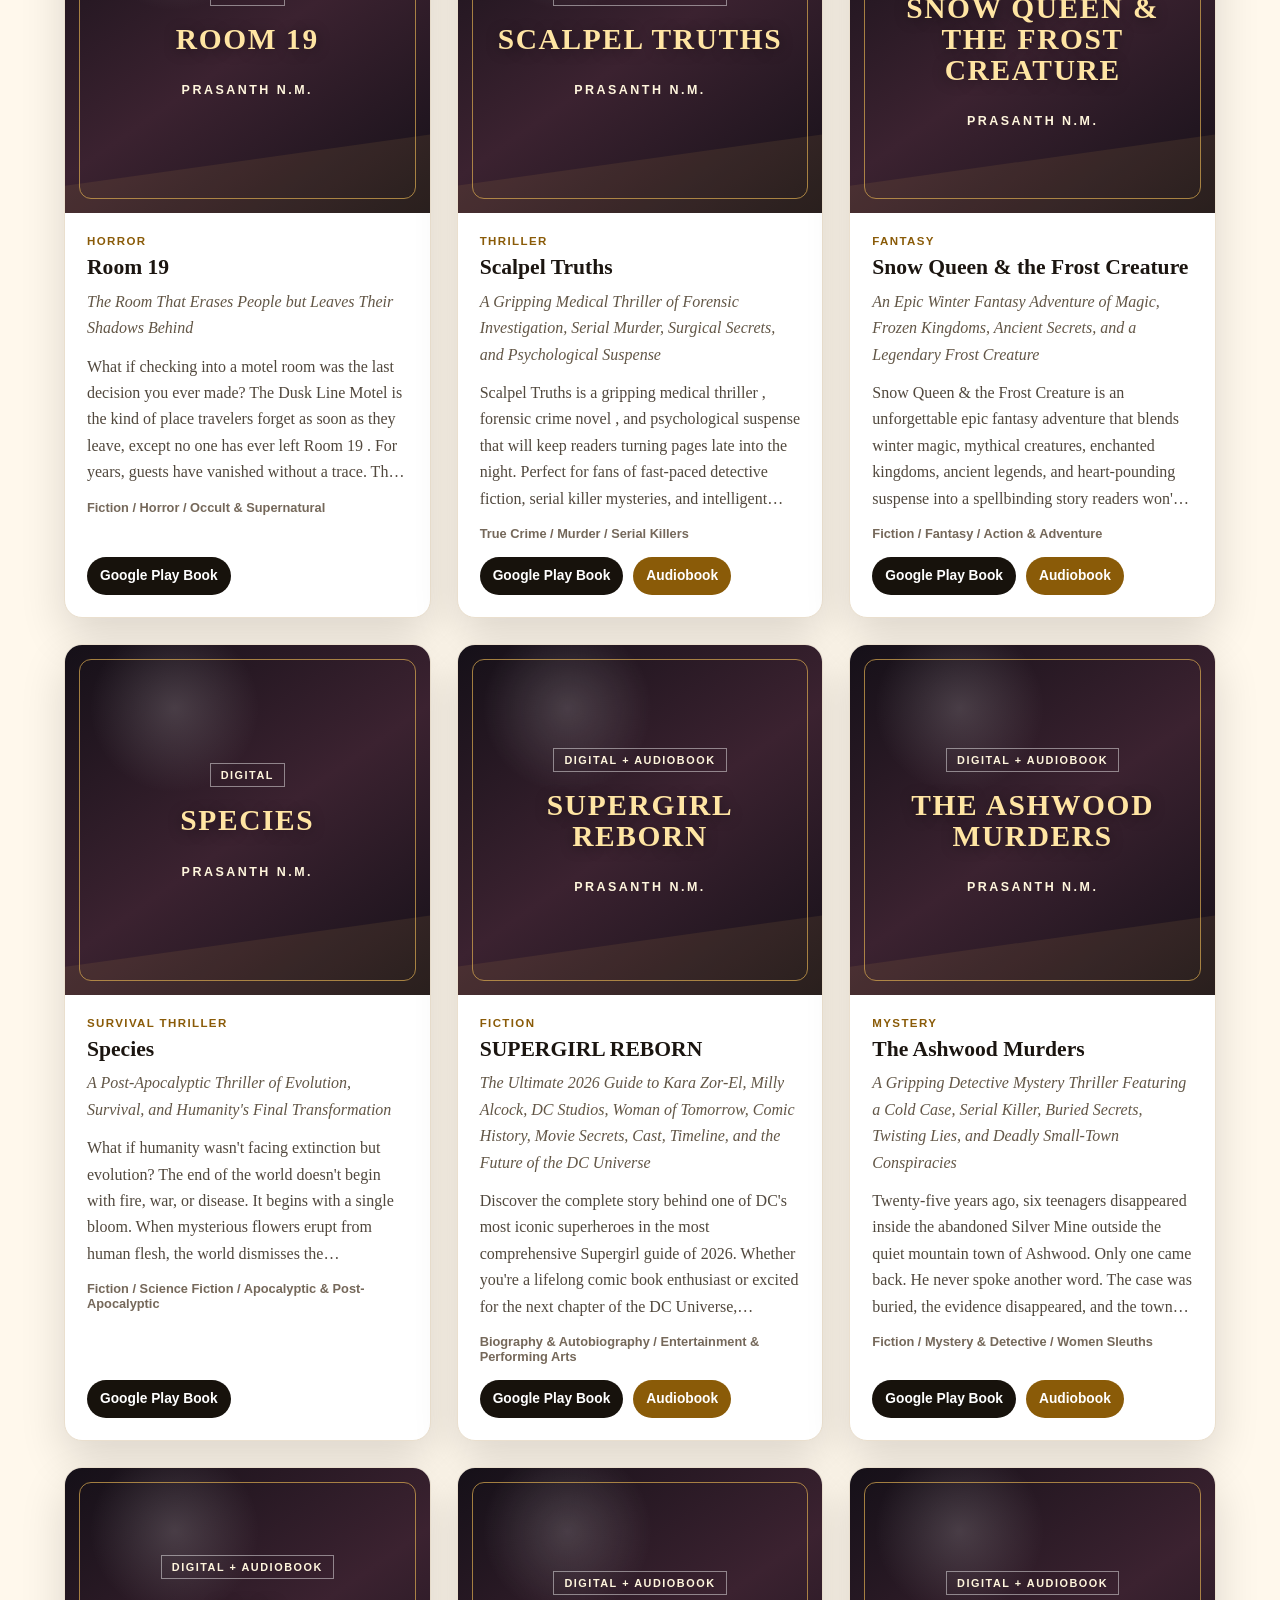
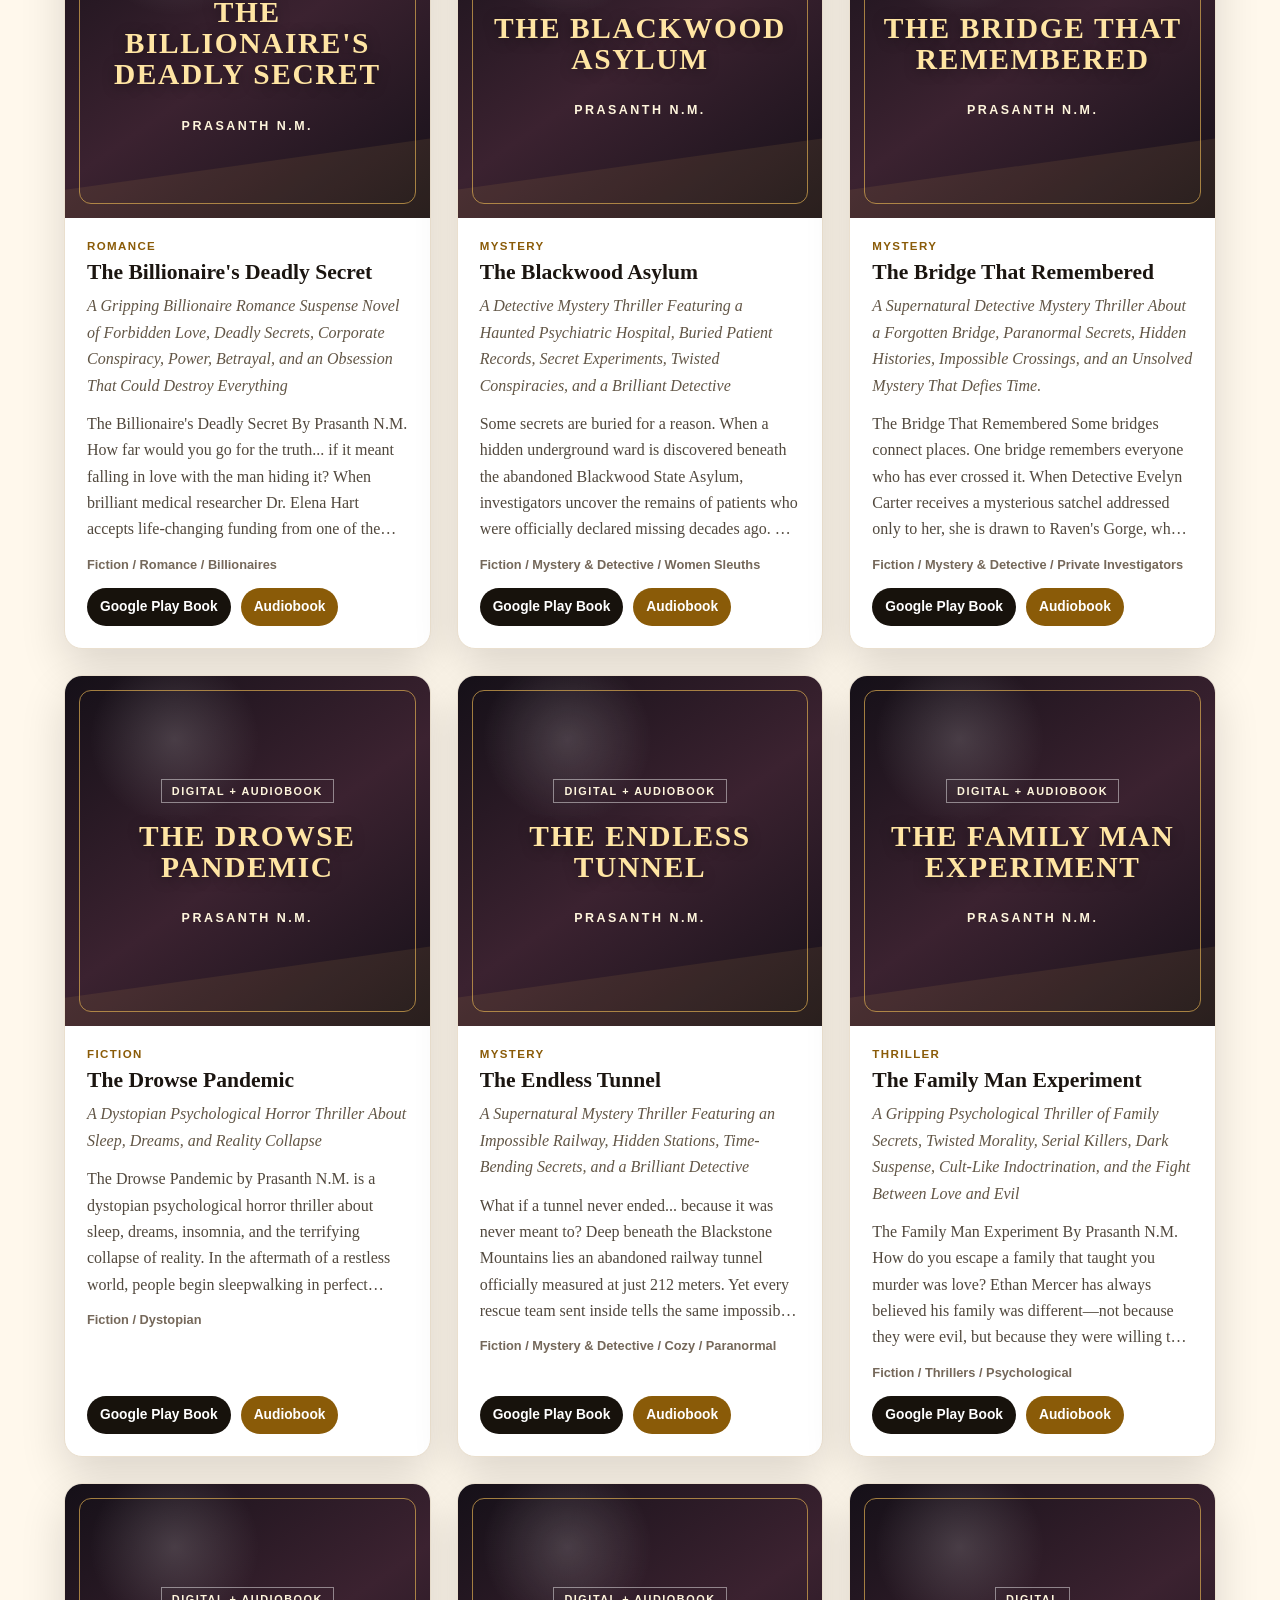
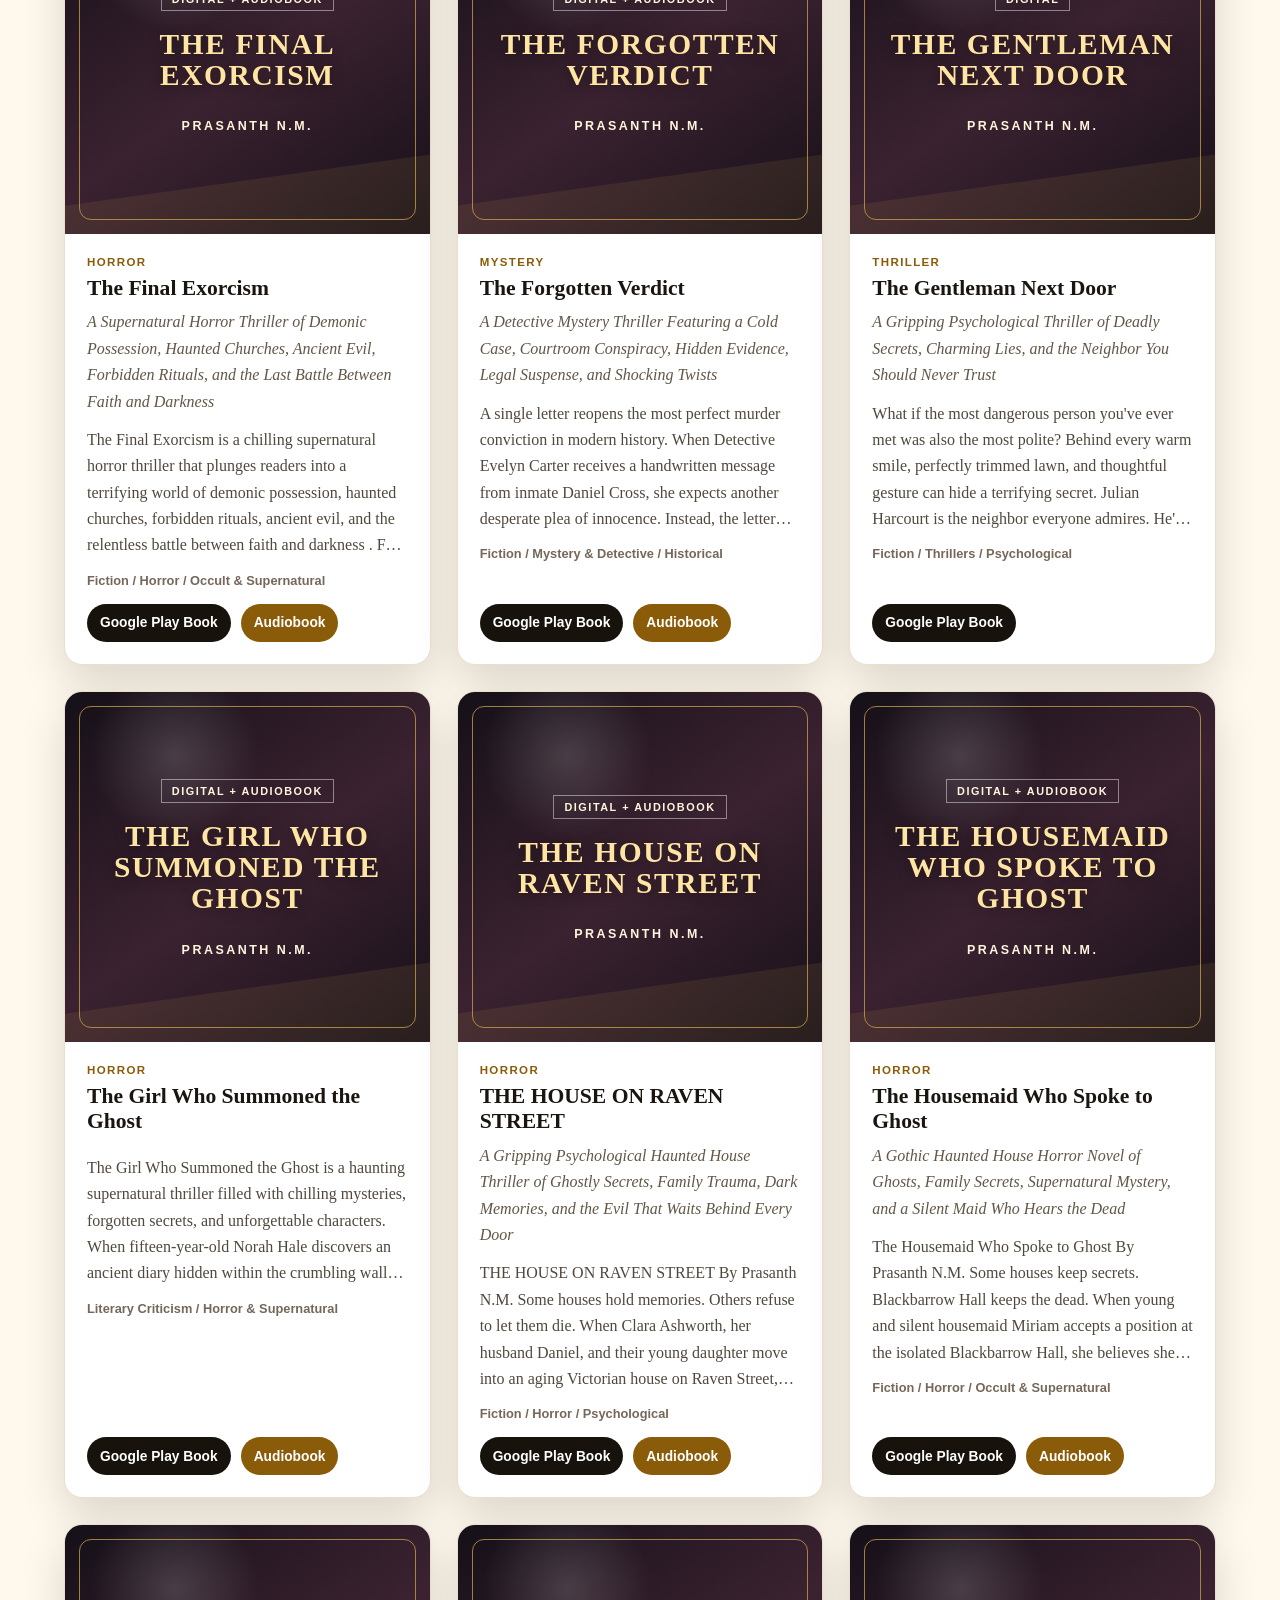
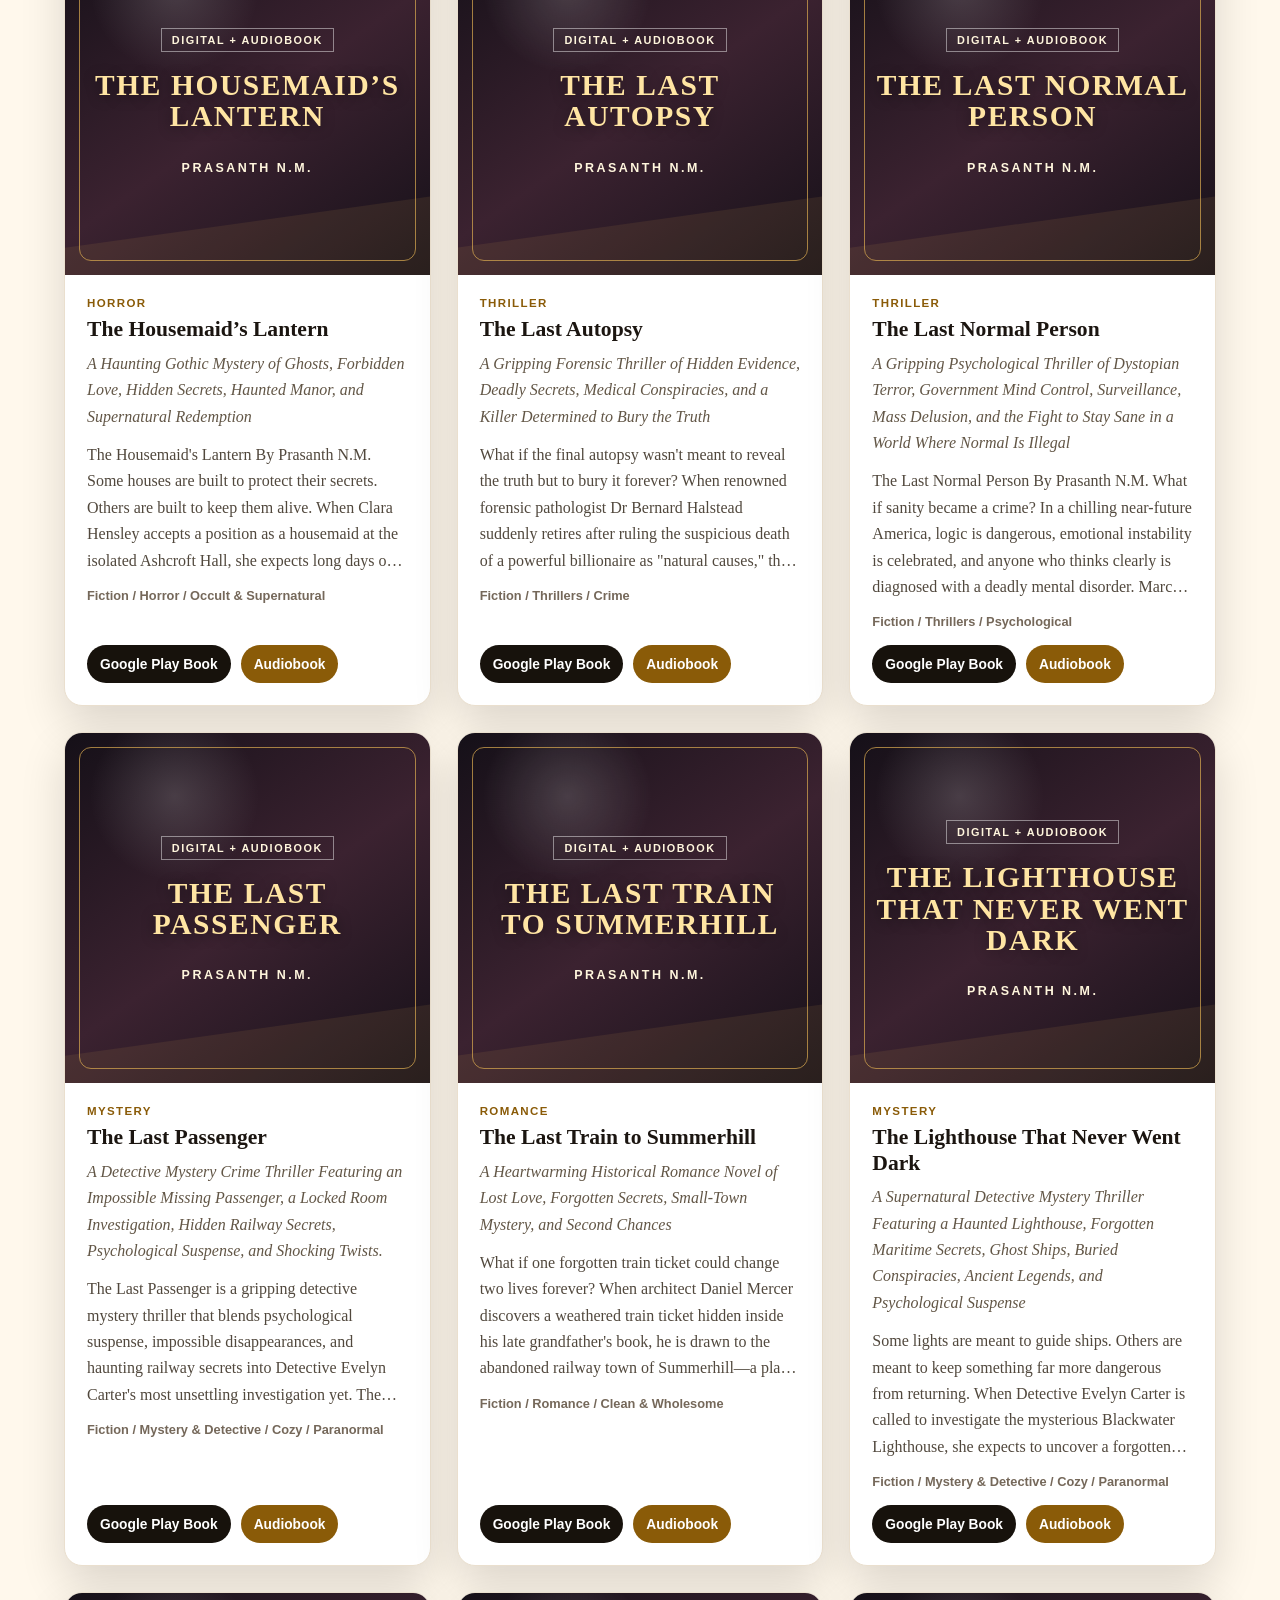
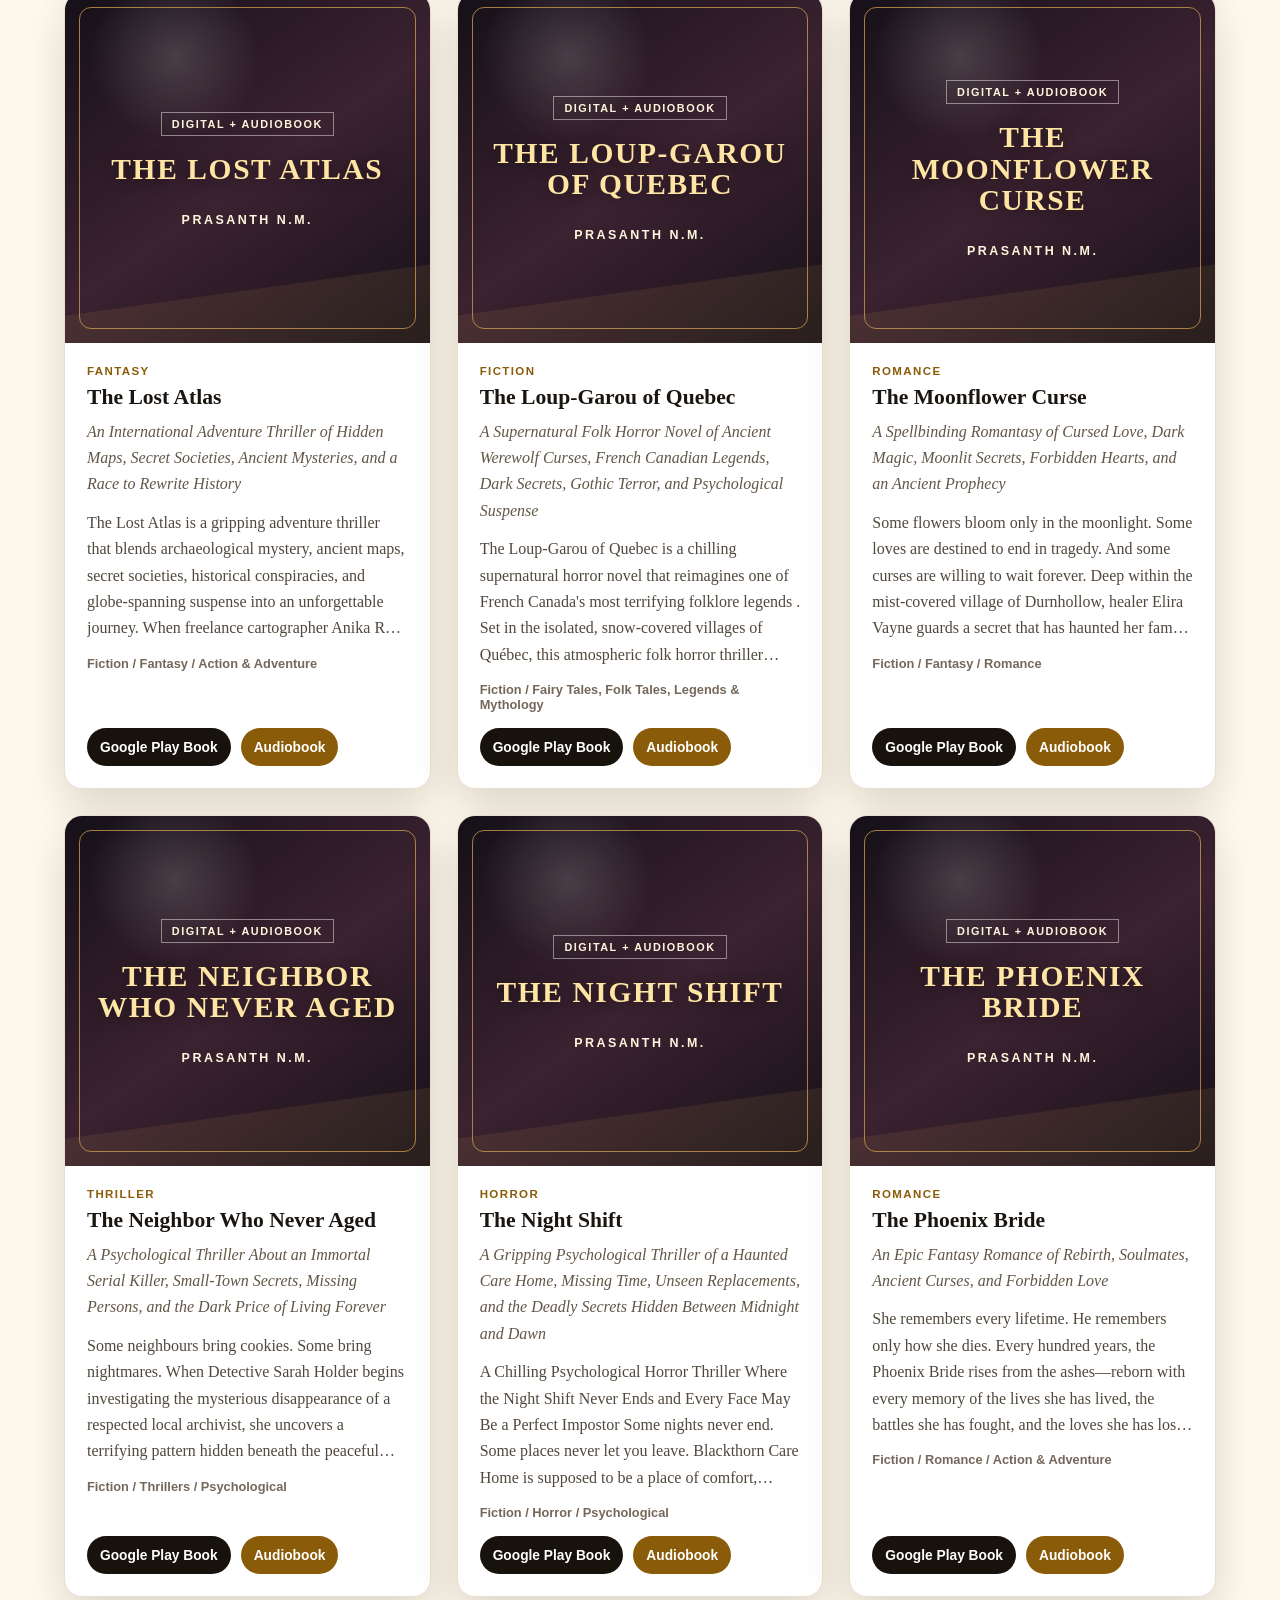
<file: index(6).html>
<!DOCTYPE html>
<html lang="en">
<head>
  <meta charset="UTF-8" />
  <meta name="viewport" content="width=device-width, initial-scale=1.0" />
  <meta name="robots" content="index, follow" />
  <link rel="canonical" href="https://prasanthpublication.github.io/Prasanth-N.M/" />
  <meta name="google-site-verification" content="PZvA7Qn5jPAjixke2nN64ilgVk41ely_-CYviQPaOdo" />
  <title>Prasanth N.M. | Official Author Website, Books & Audiobooks</title>
  <meta name="description" content="Official author website of Prasanth N.M. Browse 68 books and audiobooks on Google Play Books: horror, thriller, romance, mystery, fantasy, suspense, and dark fiction." />
  <meta name="keywords" content="Prasanth N.M., Prasanth NM books, Google Play Books, audiobooks, horror novels, psychological thriller, romance suspense, mystery books, dark fantasy" />
  <meta name="author" content="Prasanth N.M." />
  <meta property="og:title" content="Prasanth N.M. | Official Author Website" />
  <meta property="og:description" content="Browse the complete Prasanth N.M. book catalog with Google Play Books and audiobook links." />
  <meta property="og:type" content="website" />
  <meta property="og:url" content="https://prasanthpublication.github.io/Prasanth-N.M/" />
  <meta property="og:image" content="https://prasanthpublication.github.io/Prasanth-N.M/hero-banner.png" />
  <meta name="twitter:card" content="summary_large_image" />
  <meta name="twitter:title" content="Prasanth N.M. | Official Author Website" />
  <meta name="twitter:description" content="Explore books and audiobooks by Prasanth N.M. on Google Play." />
  <meta name="twitter:image" content="https://prasanthpublication.github.io/Prasanth-N.M/hero-banner.png" />
  <script type="application/ld+json">{"@context":"https://schema.org","@type":"Person","name":"Prasanth N.M.","url":"https://prasanthpublication.github.io/Prasanth-N.M/","jobTitle":"Author"}</script>
  <script type="application/ld+json" id="book-itemlist-schema">{
  "@context": "https://schema.org",
  "@type": "ItemList",
  "name": "Books by Prasanth N.M.",
  "numberOfItems": 68,
  "itemListElement": [
    {
      "@type": "ListItem",
      "position": 1,
      "item": {
        "@type": "Book",
        "name": "911: Disconnected",
        "author": {
          "@type": "Person",
          "name": "Prasanth N.M."
        },
        "genre": "Thriller",
        "url": "https://play.google.com/store/books/details?id=L43vEQAAQBAJ"
      }
    },
    {
      "@type": "ListItem",
      "position": 2,
      "item": {
        "@type": "Book",
        "name": "A Love That Still Screams",
        "author": {
          "@type": "Person",
          "name": "Prasanth N.M."
        },
        "genre": "Romance",
        "url": "https://play.google.com/store/books/details?id=J2PwEQAAQBAJ"
      }
    },
    {
      "@type": "ListItem",
      "position": 3,
      "item": {
        "@type": "Book",
        "name": "A Love Too Late",
        "author": {
          "@type": "Person",
          "name": "Prasanth N.M."
        },
        "genre": "Romance",
        "url": "https://play.google.com/store/books/details?id=Vo_vEQAAQBAJ"
      }
    },
    {
      "@type": "ListItem",
      "position": 4,
      "item": {
        "@type": "Book",
        "name": "Altitude",
        "author": {
          "@type": "Person",
          "name": "Prasanth N.M."
        },
        "genre": "Fiction",
        "url": "https://play.google.com/store/books/details?id=kV_vEQAAQBAJ"
      }
    },
    {
      "@type": "ListItem",
      "position": 5,
      "item": {
        "@type": "Book",
        "name": "Autopsy",
        "author": {
          "@type": "Person",
          "name": "Prasanth N.M."
        },
        "genre": "Thriller",
        "url": "https://play.google.com/store/books/details?id=zKvuEQAAQBAJ"
      }
    },
    {
      "@type": "ListItem",
      "position": 6,
      "item": {
        "@type": "Book",
        "name": "Black Shuck’s Watch",
        "author": {
          "@type": "Person",
          "name": "Prasanth N.M."
        },
        "genre": "Horror",
        "url": "https://play.google.com/store/books/details?id=F4LuEQAAQBAJ"
      }
    },
    {
      "@type": "ListItem",
      "position": 7,
      "item": {
        "@type": "Book",
        "name": "Blood Covenant",
        "author": {
          "@type": "Person",
          "name": "Prasanth N.M."
        },
        "genre": "Romance",
        "url": "https://play.google.com/store/books/details?id=HOWLEQAAQBAJ"
      }
    },
    {
      "@type": "ListItem",
      "position": 8,
      "item": {
        "@type": "Book",
        "name": "Chlorthalidone Recall",
        "author": {
          "@type": "Person",
          "name": "Prasanth N.M."
        },
        "genre": "Health & Fitness",
        "url": "https://play.google.com/store/books/details?id=FtLuEQAAQBAJ"
      }
    },
    {
      "@type": "ListItem",
      "position": 9,
      "item": {
        "@type": "Book",
        "name": "Connection",
        "author": {
          "@type": "Person",
          "name": "Prasanth N.M."
        },
        "genre": "Horror",
        "url": "https://play.google.com/store/books/details?id=rx7wEQAAQBAJ"
      }
    },
    {
      "@type": "ListItem",
      "position": 10,
      "item": {
        "@type": "Book",
        "name": "Corpse and Robbers",
        "author": {
          "@type": "Person",
          "name": "Prasanth N.M."
        },
        "genre": "Fantasy",
        "url": "https://play.google.com/store/books/details?id=JavvEQAAQBAJ"
      }
    },
    {
      "@type": "ListItem",
      "position": 11,
      "item": {
        "@type": "Book",
        "name": "Creepy Children",
        "author": {
          "@type": "Person",
          "name": "Prasanth N.M."
        },
        "genre": "Survival Thriller",
        "url": "https://play.google.com/store/books/details?id=28zvEQAAQBAJ"
      }
    },
    {
      "@type": "ListItem",
      "position": 12,
      "item": {
        "@type": "Book",
        "name": "Curse",
        "author": {
          "@type": "Person",
          "name": "Prasanth N.M."
        },
        "genre": "Young Adult Fiction",
        "url": "https://play.google.com/store/books/details?id=SxPwEQAAQBAJ"
      }
    },
    {
      "@type": "ListItem",
      "position": 13,
      "item": {
        "@type": "Book",
        "name": "Dark Web",
        "author": {
          "@type": "Person",
          "name": "Prasanth N.M."
        },
        "genre": "Horror",
        "url": "https://play.google.com/store/books/details?id=lh_wEQAAQBAJ"
      }
    },
    {
      "@type": "ListItem",
      "position": 14,
      "item": {
        "@type": "Book",
        "name": "Grandma’s Secret Garden",
        "author": {
          "@type": "Person",
          "name": "Prasanth N.M."
        },
        "genre": "Fiction",
        "url": "https://play.google.com/store/books/details?id=sJDvEQAAQBAJ"
      }
    },
    {
      "@type": "ListItem",
      "position": 15,
      "item": {
        "@type": "Book",
        "name": "Haunting",
        "author": {
          "@type": "Person",
          "name": "Prasanth N.M."
        },
        "genre": "Horror",
        "url": "https://play.google.com/store/books/details?id=NB_wEQAAQBAJ"
      }
    },
    {
      "@type": "ListItem",
      "position": 16,
      "item": {
        "@type": "Book",
        "name": "His Bride at Auction",
        "author": {
          "@type": "Person",
          "name": "Prasanth N.M."
        },
        "genre": "Romance",
        "url": "https://play.google.com/store/books/details?id=jmDvEQAAQBAJ"
      }
    },
    {
      "@type": "ListItem",
      "position": 17,
      "item": {
        "@type": "Book",
        "name": "His Deadly Secret (HIS)",
        "author": {
          "@type": "Person",
          "name": "Prasanth N.M."
        },
        "genre": "Romance",
        "url": "https://play.google.com/store/books/details?id=SBHwEQAAQBAJ"
      }
    },
    {
      "@type": "ListItem",
      "position": 18,
      "item": {
        "@type": "Book",
        "name": "Iron Rain",
        "author": {
          "@type": "Person",
          "name": "Prasanth N.M."
        },
        "genre": "Survival Thriller",
        "url": "https://play.google.com/store/books/details?id=ymXwEQAAQBAJ"
      }
    },
    {
      "@type": "ListItem",
      "position": 19,
      "item": {
        "@type": "Book",
        "name": "Love Me or Destroy Me",
        "author": {
          "@type": "Person",
          "name": "Prasanth N.M."
        },
        "genre": "Romance",
        "url": "https://play.google.com/store/books/details?id=fWbwEQAAQBAJ"
      }
    },
    {
      "@type": "ListItem",
      "position": 20,
      "item": {
        "@type": "Book",
        "name": "LULL",
        "author": {
          "@type": "Person",
          "name": "Prasanth N.M."
        },
        "genre": "Horror",
        "url": "https://play.google.com/store/books/details?id=f6nvEQAAQBAJ"
      }
    },
    {
      "@type": "ListItem",
      "position": 21,
      "item": {
        "@type": "Book",
        "name": "Mysteries",
        "author": {
          "@type": "Person",
          "name": "Prasanth N.M."
        },
        "genre": "Horror",
        "url": "https://play.google.com/store/books/details?id=KNXuEQAAQBAJ"
      }
    },
    {
      "@type": "ListItem",
      "position": 22,
      "item": {
        "@type": "Book",
        "name": "Neon & Noodles",
        "author": {
          "@type": "Person",
          "name": "Prasanth N.M."
        },
        "genre": "Survival Thriller",
        "url": "https://play.google.com/store/books/details?id=6mHvEQAAQBAJ"
      }
    },
    {
      "@type": "ListItem",
      "position": 23,
      "item": {
        "@type": "Book",
        "name": "Nurse",
        "author": {
          "@type": "Person",
          "name": "Prasanth N.M."
        },
        "genre": "Horror",
        "url": "https://play.google.com/store/books/details?id=JoruEQAAQBAJ"
      }
    },
    {
      "@type": "ListItem",
      "position": 24,
      "item": {
        "@type": "Book",
        "name": "Pulang Malam",
        "author": {
          "@type": "Person",
          "name": "Prasanth N.M."
        },
        "genre": "Horror",
        "url": "https://play.google.com/store/books/details?id=_I_vEQAAQBAJ"
      }
    },
    {
      "@type": "ListItem",
      "position": 25,
      "item": {
        "@type": "Book",
        "name": "Room 19",
        "author": {
          "@type": "Person",
          "name": "Prasanth N.M."
        },
        "genre": "Horror",
        "url": "https://play.google.com/store/books/details?id=xNnuEQAAQBAJ"
      }
    },
    {
      "@type": "ListItem",
      "position": 26,
      "item": {
        "@type": "Book",
        "name": "Scalpel Truths",
        "author": {
          "@type": "Person",
          "name": "Prasanth N.M."
        },
        "genre": "Thriller",
        "url": "https://play.google.com/store/books/details?id=vWbvEQAAQBAJ"
      }
    },
    {
      "@type": "ListItem",
      "position": 27,
      "item": {
        "@type": "Book",
        "name": "Snow Queen & the Frost Creature",
        "author": {
          "@type": "Person",
          "name": "Prasanth N.M."
        },
        "genre": "Fantasy",
        "url": "https://play.google.com/store/books/details?id=mvTuEQAAQBAJ"
      }
    },
    {
      "@type": "ListItem",
      "position": 28,
      "item": {
        "@type": "Book",
        "name": "Species",
        "author": {
          "@type": "Person",
          "name": "Prasanth N.M."
        },
        "genre": "Survival Thriller",
        "url": "https://play.google.com/store/books/details?id=odfuEQAAQBAJ"
      }
    },
    {
      "@type": "ListItem",
      "position": 29,
      "item": {
        "@type": "Book",
        "name": "SUPERGIRL REBORN",
        "author": {
          "@type": "Person",
          "name": "Prasanth N.M."
        },
        "genre": "Fiction",
        "url": "https://play.google.com/store/books/details?id=VvjuEQAAQBAJ"
      }
    },
    {
      "@type": "ListItem",
      "position": 30,
      "item": {
        "@type": "Book",
        "name": "The Ashwood Murders",
        "author": {
          "@type": "Person",
          "name": "Prasanth N.M."
        },
        "genre": "Mystery",
        "url": "https://play.google.com/store/books/details?id=5-HxEQAAQBAJ"
      }
    },
    {
      "@type": "ListItem",
      "position": 31,
      "item": {
        "@type": "Book",
        "name": "The Billionaire's Deadly Secret",
        "author": {
          "@type": "Person",
          "name": "Prasanth N.M."
        },
        "genre": "Romance",
        "url": "https://play.google.com/store/books/details?id=ehHwEQAAQBAJ"
      }
    },
    {
      "@type": "ListItem",
      "position": 32,
      "item": {
        "@type": "Book",
        "name": "The Blackwood Asylum",
        "author": {
          "@type": "Person",
          "name": "Prasanth N.M."
        },
        "genre": "Mystery",
        "url": "https://play.google.com/store/books/details?id=gefxEQAAQBAJ"
      }
    },
    {
      "@type": "ListItem",
      "position": 33,
      "item": {
        "@type": "Book",
        "name": "The Bridge That Remembered",
        "author": {
          "@type": "Person",
          "name": "Prasanth N.M."
        },
        "genre": "Mystery",
        "url": "https://play.google.com/store/books/details?id=WqXyEQAAQBAJ"
      }
    },
    {
      "@type": "ListItem",
      "position": 34,
      "item": {
        "@type": "Book",
        "name": "The Drowse Pandemic",
        "author": {
          "@type": "Person",
          "name": "Prasanth N.M."
        },
        "genre": "Fiction",
        "url": "https://play.google.com/store/books/details?id=R8zvEQAAQBAJ"
      }
    },
    {
      "@type": "ListItem",
      "position": 35,
      "item": {
        "@type": "Book",
        "name": "The Endless Tunnel",
        "author": {
          "@type": "Person",
          "name": "Prasanth N.M."
        },
        "genre": "Mystery",
        "url": "https://play.google.com/store/books/details?id=Z1XyEQAAQBAJ"
      }
    },
    {
      "@type": "ListItem",
      "position": 36,
      "item": {
        "@type": "Book",
        "name": "The Family Man Experiment",
        "author": {
          "@type": "Person",
          "name": "Prasanth N.M."
        },
        "genre": "Thriller",
        "url": "https://play.google.com/store/books/details?id=W6zvEQAAQBAJ"
      }
    },
    {
      "@type": "ListItem",
      "position": 37,
      "item": {
        "@type": "Book",
        "name": "The Final Exorcism",
        "author": {
          "@type": "Person",
          "name": "Prasanth N.M."
        },
        "genre": "Horror",
        "url": "https://play.google.com/store/books/details?id=RV_wEQAAQBAJ"
      }
    },
    {
      "@type": "ListItem",
      "position": 38,
      "item": {
        "@type": "Book",
        "name": "The Forgotten Verdict",
        "author": {
          "@type": "Person",
          "name": "Prasanth N.M."
        },
        "genre": "Mystery",
        "url": "https://play.google.com/store/books/details?id=k6nyEQAAQBAJ"
      }
    },
    {
      "@type": "ListItem",
      "position": 39,
      "item": {
        "@type": "Book",
        "name": "The Gentleman Next Door",
        "author": {
          "@type": "Person",
          "name": "Prasanth N.M."
        },
        "genre": "Thriller",
        "url": "https://play.google.com/store/books/details?id=b_HuEQAAQBAJ"
      }
    },
    {
      "@type": "ListItem",
      "position": 40,
      "item": {
        "@type": "Book",
        "name": "The Girl Who Summoned the Ghost",
        "author": {
          "@type": "Person",
          "name": "Prasanth N.M."
        },
        "genre": "Horror",
        "url": "https://play.google.com/store/books/details?id=YoDuEQAAQBAJ"
      }
    },
    {
      "@type": "ListItem",
      "position": 41,
      "item": {
        "@type": "Book",
        "name": "THE HOUSE ON RAVEN STREET",
        "author": {
          "@type": "Person",
          "name": "Prasanth N.M."
        },
        "genre": "Horror",
        "url": "https://play.google.com/store/books/details?id=yAjwEQAAQBAJ"
      }
    },
    {
      "@type": "ListItem",
      "position": 42,
      "item": {
        "@type": "Book",
        "name": "The Housemaid Who Spoke to Ghost",
        "author": {
          "@type": "Person",
          "name": "Prasanth N.M."
        },
        "genre": "Horror",
        "url": "https://play.google.com/store/books/details?id=hlzwEQAAQBAJ"
      }
    },
    {
      "@type": "ListItem",
      "position": 43,
      "item": {
        "@type": "Book",
        "name": "The Housemaid’s Lantern",
        "author": {
          "@type": "Person",
          "name": "Prasanth N.M."
        },
        "genre": "Horror",
        "url": "https://play.google.com/store/books/details?id=1mHwEQAAQBAJ"
      }
    },
    {
      "@type": "ListItem",
      "position": 44,
      "item": {
        "@type": "Book",
        "name": "The Last Autopsy",
        "author": {
          "@type": "Person",
          "name": "Prasanth N.M."
        },
        "genre": "Thriller",
        "url": "https://play.google.com/store/books/details?id=jU_vEQAAQBAJ"
      }
    },
    {
      "@type": "ListItem",
      "position": 45,
      "item": {
        "@type": "Book",
        "name": "The Last Normal Person",
        "author": {
          "@type": "Person",
          "name": "Prasanth N.M."
        },
        "genre": "Thriller",
        "url": "https://play.google.com/store/books/details?id=yMHvEQAAQBAJ"
      }
    },
    {
      "@type": "ListItem",
      "position": 46,
      "item": {
        "@type": "Book",
        "name": "The Last Passenger",
        "author": {
          "@type": "Person",
          "name": "Prasanth N.M."
        },
        "genre": "Mystery",
        "url": "https://play.google.com/store/books/details?id=PafyEQAAQBAJ"
      }
    },
    {
      "@type": "ListItem",
      "position": 47,
      "item": {
        "@type": "Book",
        "name": "The Last Train to Summerhill",
        "author": {
          "@type": "Person",
          "name": "Prasanth N.M."
        },
        "genre": "Romance",
        "url": "https://play.google.com/store/books/details?id=ETjvEQAAQBAJ"
      }
    },
    {
      "@type": "ListItem",
      "position": 48,
      "item": {
        "@type": "Book",
        "name": "The Lighthouse That Never Went Dark",
        "author": {
          "@type": "Person",
          "name": "Prasanth N.M."
        },
        "genre": "Mystery",
        "url": "https://play.google.com/store/books/details?id=HlLyEQAAQBAJ"
      }
    },
    {
      "@type": "ListItem",
      "position": 49,
      "item": {
        "@type": "Book",
        "name": "The Lost Atlas",
        "author": {
          "@type": "Person",
          "name": "Prasanth N.M."
        },
        "genre": "Fantasy",
        "url": "https://play.google.com/store/books/details?id=2U_vEQAAQBAJ"
      }
    },
    {
      "@type": "ListItem",
      "position": 50,
      "item": {
        "@type": "Book",
        "name": "The Loup-Garou of Quebec",
        "author": {
          "@type": "Person",
          "name": "Prasanth N.M."
        },
        "genre": "Fiction",
        "url": "https://play.google.com/store/books/details?id=ZEHxEQAAQBAJ"
      }
    },
    {
      "@type": "ListItem",
      "position": 51,
      "item": {
        "@type": "Book",
        "name": "The Moonflower Curse",
        "author": {
          "@type": "Person",
          "name": "Prasanth N.M."
        },
        "genre": "Romance",
        "url": "https://play.google.com/store/books/details?id=hmXvEQAAQBAJ"
      }
    },
    {
      "@type": "ListItem",
      "position": 52,
      "item": {
        "@type": "Book",
        "name": "The Neighbor Who Never Aged",
        "author": {
          "@type": "Person",
          "name": "Prasanth N.M."
        },
        "genre": "Thriller",
        "url": "https://play.google.com/store/books/details?id=AanvEQAAQBAJ"
      }
    },
    {
      "@type": "ListItem",
      "position": 53,
      "item": {
        "@type": "Book",
        "name": "The Night Shift",
        "author": {
          "@type": "Person",
          "name": "Prasanth N.M."
        },
        "genre": "Horror",
        "url": "https://play.google.com/store/books/details?id=hpLvEQAAQBAJ"
      }
    },
    {
      "@type": "ListItem",
      "position": 54,
      "item": {
        "@type": "Book",
        "name": "The Phoenix Bride",
        "author": {
          "@type": "Person",
          "name": "Prasanth N.M."
        },
        "genre": "Romance",
        "url": "https://play.google.com/store/books/details?id=alDvEQAAQBAJ"
      }
    },
    {
      "@type": "ListItem",
      "position": 55,
      "item": {
        "@type": "Book",
        "name": "The Rage Outbreak (Choler)",
        "author": {
          "@type": "Person",
          "name": "Prasanth N.M."
        },
        "genre": "Young Adult Fiction",
        "url": "https://play.google.com/store/books/details?id=JgrwEQAAQBAJ"
      }
    },
    {
      "@type": "ListItem",
      "position": 56,
      "item": {
        "@type": "Book",
        "name": "The Raven's Hollow Killings",
        "author": {
          "@type": "Person",
          "name": "Prasanth N.M."
        },
        "genre": "Mystery",
        "url": "https://play.google.com/store/books/details?id=H-7xEQAAQBAJ"
      }
    },
    {
      "@type": "ListItem",
      "position": 57,
      "item": {
        "@type": "Book",
        "name": "The Red Cap’s Tower",
        "author": {
          "@type": "Person",
          "name": "Prasanth N.M."
        },
        "genre": "Fiction",
        "url": "https://play.google.com/store/books/details?id=HELxEQAAQBAJ"
      }
    },
    {
      "@type": "ListItem",
      "position": 58,
      "item": {
        "@type": "Book",
        "name": "The Thing Behind Your Eyes",
        "author": {
          "@type": "Person",
          "name": "Prasanth N.M."
        },
        "genre": "Thriller",
        "url": "https://play.google.com/store/books/details?id=SWfwEQAAQBAJ"
      }
    },
    {
      "@type": "ListItem",
      "position": 59,
      "item": {
        "@type": "Book",
        "name": "The Things We Never Said",
        "author": {
          "@type": "Person",
          "name": "Prasanth N.M."
        },
        "genre": "Horror",
        "url": "https://play.google.com/store/books/details?id=9i_vEQAAQBAJ"
      }
    },
    {
      "@type": "ListItem",
      "position": 60,
      "item": {
        "@type": "Book",
        "name": "The Vanishing Town",
        "author": {
          "@type": "Person",
          "name": "Prasanth N.M."
        },
        "genre": "Mystery",
        "url": "https://play.google.com/store/books/details?id=dE7yEQAAQBAJ"
      }
    },
    {
      "@type": "ListItem",
      "position": 61,
      "item": {
        "@type": "Book",
        "name": "Tomorrows",
        "author": {
          "@type": "Person",
          "name": "Prasanth N.M."
        },
        "genre": "Thriller",
        "url": "https://play.google.com/store/books/details?id=vc3vEQAAQBAJ"
      }
    },
    {
      "@type": "ListItem",
      "position": 62,
      "item": {
        "@type": "Book",
        "name": "Toxicology",
        "author": {
          "@type": "Person",
          "name": "Prasanth N.M."
        },
        "genre": "Thriller",
        "url": "https://play.google.com/store/books/details?id=68nvEQAAQBAJ"
      }
    },
    {
      "@type": "ListItem",
      "position": 63,
      "item": {
        "@type": "Book",
        "name": "Trace",
        "author": {
          "@type": "Person",
          "name": "Prasanth N.M."
        },
        "genre": "Thriller",
        "url": "https://play.google.com/store/books/details?id=C47vEQAAQBAJ"
      }
    },
    {
      "@type": "ListItem",
      "position": 64,
      "item": {
        "@type": "Book",
        "name": "True Crime",
        "author": {
          "@type": "Person",
          "name": "Prasanth N.M."
        },
        "genre": "Thriller",
        "url": "https://play.google.com/store/books/details?id=wr3vEQAAQBAJ"
      }
    },
    {
      "@type": "ListItem",
      "position": 65,
      "item": {
        "@type": "Book",
        "name": "Wavelength",
        "author": {
          "@type": "Person",
          "name": "Prasanth N.M."
        },
        "genre": "Young Adult Fiction",
        "url": "https://play.google.com/store/books/details?id=NWjvEQAAQBAJ"
      }
    },
    {
      "@type": "ListItem",
      "position": 66,
      "item": {
        "@type": "Book",
        "name": "Winter Wolf",
        "author": {
          "@type": "Person",
          "name": "Prasanth N.M."
        },
        "genre": "Romance",
        "url": "https://play.google.com/store/books/details?id=jmPvEQAAQBAJ"
      }
    },
    {
      "@type": "ListItem",
      "position": 67,
      "item": {
        "@type": "Book",
        "name": "Witch Inside",
        "author": {
          "@type": "Person",
          "name": "Prasanth N.M."
        },
        "genre": "Fantasy",
        "url": "https://play.google.com/store/books/details?id=oxPwEQAAQBAJ"
      }
    },
    {
      "@type": "ListItem",
      "position": 68,
      "item": {
        "@type": "Book",
        "name": "Witchbreed",
        "author": {
          "@type": "Person",
          "name": "Prasanth N.M."
        },
        "genre": "Fantasy",
        "url": "https://play.google.com/store/books/details?id=OBTwEQAAQBAJ"
      }
    }
  ]
}</script>
  <style>
    :root { --bg:#0b0b0f; --bg-soft:#15151d; --panel:#fff; --ink:#17120d; --text:#fff8ec; --muted:#d8ccbc; --gold:#d7a84f; --gold-dark:#8a5b08; --cream:#fff8ec; --line:#eadfce; --shadow:0 18px 45px rgba(0,0,0,.14); --radius:18px; }
    *{box-sizing:border-box} html{scroll-behavior:smooth} body{margin:0;font-family:Georgia,'Times New Roman',serif;background:var(--bg);color:var(--text);line-height:1.65} a{color:inherit} img{max-width:100%;height:auto}
    .site-header{min-height:100vh;background:linear-gradient(90deg,rgba(5,5,8,.94) 0%,rgba(12,10,13,.84) 46%,rgba(12,10,13,.42) 72%,rgba(12,10,13,.18) 100%),url('hero-banner.png') right center/cover no-repeat,radial-gradient(circle at 75% 35%,rgba(215,168,79,.28),transparent 34%),#101015;display:flex;flex-direction:column;overflow:hidden}
    .nav{position:sticky;top:0;z-index:50;display:flex;align-items:center;justify-content:space-between;gap:24px;padding:14px clamp(18px,5vw,76px);background:rgba(5,5,8,.76);backdrop-filter:blur(14px);border-bottom:1px solid rgba(215,168,79,.18)}
    .brand{display:inline-flex;align-items:center;gap:12px;color:var(--gold);font-weight:700;letter-spacing:.04em;text-decoration:none;min-width:0} .brand img{width:76px;height:76px;object-fit:contain} .brand span{white-space:nowrap;font-size:clamp(1rem,2vw,1.35rem)}
    .links{display:flex;align-items:center;gap:24px} .links a{font-family:Arial,sans-serif;font-size:.95rem;color:var(--text);text-decoration:none;opacity:.92} .links a:hover{color:var(--gold);opacity:1}
    .hero{flex:1;display:grid;align-items:center;grid-template-columns:minmax(0,720px) minmax(240px,1fr);gap:36px;width:min(1180px,100%);margin:0 auto;padding:clamp(70px,12vh,130px) clamp(20px,5vw,70px) clamp(64px,10vh,110px)}
    .hero-card{max-width:720px;padding:clamp(24px,4vw,42px);border:1px solid rgba(215,168,79,.34);background:linear-gradient(135deg,rgba(0,0,0,.54),rgba(0,0,0,.24));box-shadow:0 20px 70px rgba(0,0,0,.32);border-radius:var(--radius)}
    .tagline{margin:0 0 14px;color:var(--gold);text-transform:uppercase;letter-spacing:.22em;font:700 .82rem Arial,sans-serif} h1{margin:0;font-size:clamp(2.55rem,7vw,5.9rem);line-height:.98;letter-spacing:.03em;color:#fff;text-transform:uppercase} .hero h2{margin:18px 0 12px;font-size:clamp(1.35rem,3vw,2.35rem);line-height:1.2;color:var(--gold);font-weight:700} .intro{max-width:620px;margin:0;color:var(--muted);font-size:clamp(1rem,1.8vw,1.22rem)}
    .hero-actions{display:flex;gap:14px;flex-wrap:wrap;margin-top:28px} .button{display:inline-flex;align-items:center;justify-content:center;min-height:48px;padding:12px 22px;border-radius:999px;border:1px solid var(--gold);background:var(--gold);color:#17120c;text-decoration:none;font:800 .95rem Arial,sans-serif;box-shadow:0 10px 24px rgba(215,168,79,.18)} .button.ghost{background:rgba(0,0,0,.25);color:var(--gold);box-shadow:none} .hero-spacer{min-height:360px}
    .section{padding:clamp(54px,8vw,86px) clamp(18px,5vw,76px);background:var(--cream);color:var(--ink)} .section-inner{width:min(1180px,100%);margin:0 auto} .catalog-intro{display:grid;grid-template-columns:minmax(0,1fr) 210px;gap:28px;align-items:center} .section h2{font-size:clamp(2rem,4vw,3rem);line-height:1.08;margin:0 0 12px} .section-intro,.catalog-intro p{color:#51483d;max-width:850px;margin:0}
    .stats{text-align:center;border:1px solid var(--line);border-radius:var(--radius);background:#fff;padding:24px 18px;box-shadow:var(--shadow)} .stats strong{display:block;color:var(--gold-dark);font-size:3rem;line-height:1} .stats span{font:700 .9rem Arial,sans-serif;color:#65584b}
    .section-head{display:grid;grid-template-columns:minmax(0,1fr) minmax(260px,390px);gap:24px;align-items:end;margin-bottom:24px} .search{width:100%;padding:15px 17px;border:1px solid #d8c9b5;border-radius:999px;background:#fff;color:#1d1711;font-size:1rem;outline:none} .search:focus{border-color:var(--gold);box-shadow:0 0 0 4px rgba(215,168,79,.18)} .filters{display:flex;flex-wrap:wrap;gap:10px;margin:0 0 30px} .filter{border:1px solid #c79c4c;background:#fff;padding:9px 15px;border-radius:999px;color:#2a2116;cursor:pointer;font:700 .9rem Arial,sans-serif} .filter.active,.filter:hover{background:var(--gold);color:#1a1209}
    .books-grid{display:grid;grid-template-columns:repeat(3,minmax(0,1fr));gap:26px} .book-card{background:#fff;border:1px solid var(--line);border-radius:var(--radius);box-shadow:var(--shadow);overflow:hidden;display:flex;flex-direction:column;min-height:100%}
    .cover{min-height:350px;padding:28px 24px;display:flex;align-items:center;justify-content:center;position:relative;isolation:isolate;overflow:hidden;background:radial-gradient(circle at 30% 18%,rgba(255,255,255,.16),transparent 22%),linear-gradient(145deg,#151018 0%,#3b2230 52%,#151018 100%);color:#ffe5a3;text-align:center} .cover::before{content:'';position:absolute;inset:14px;border:1px solid rgba(215,168,79,.72);border-radius:12px;z-index:-1} .cover::after{content:'';position:absolute;inset:auto -30% -40% -30%;height:55%;background:rgba(215,168,79,.10);transform:rotate(-8deg);z-index:-2} .cover-title{font-size:clamp(1.45rem,2.3vw,2rem);line-height:1.06;letter-spacing:.055em;text-transform:uppercase;font-weight:800;text-shadow:0 2px 14px rgba(0,0,0,.42)} .cover-author{margin-top:28px;color:#fff6dd;font:700 .78rem Arial,sans-serif;letter-spacing:.2em} .badge{display:inline-block;margin-bottom:18px;padding:5px 10px;border:1px solid rgba(255,255,255,.45);color:#fff6dd;font:800 .68rem Arial,sans-serif;letter-spacing:.14em;text-transform:uppercase}
    .book-body{padding:22px;display:flex;flex-direction:column;flex:1} .genre{margin:0;color:var(--gold-dark);text-transform:uppercase;letter-spacing:.12em;font:800 .72rem Arial,sans-serif} .book-body h3{margin:8px 0 8px;color:#1b1510;font-size:1.35rem;line-height:1.18} .subtitle{margin:0 0 12px;color:#625646;font-style:italic} .desc{color:#51483d;margin:0 0 14px;display:-webkit-box;-webkit-line-clamp:5;-webkit-box-orient:vertical;overflow:hidden} .subject{color:#75685a;font:700 .8rem Arial,sans-serif;margin:0 0 16px} .book-actions{margin-top:auto;display:flex;gap:10px;flex-wrap:wrap} .book-btn{display:inline-flex;align-items:center;justify-content:center;min-height:38px;padding:9px 13px;border-radius:999px;background:#17120c;color:#fff;text-decoration:none;font:800 .86rem Arial,sans-serif} .book-btn.secondary{background:var(--gold-dark)} .book-btn.muted{background:#63584f} .empty{padding:25px;background:#fff;border:1px dashed #c8b79f;border-radius:var(--radius)}
    .dark{background:var(--bg-soft);color:var(--text)} .dark p{max-width:960px;color:var(--muted);font-size:1.08rem} .contact a{color:var(--gold-dark);font-weight:800} footer{text-align:center;padding:28px 18px;background:#08080b;color:#aaa;font:.9rem Arial,sans-serif}
    @media(max-width:980px){.site-header{min-height:auto;background:linear-gradient(180deg,rgba(5,5,8,.92) 0%,rgba(5,5,8,.76) 45%,rgba(5,5,8,.86) 100%),url('hero-banner.png') center top/cover no-repeat,#101015}.hero{grid-template-columns:1fr;padding-top:64px}.hero-spacer{display:none}.books-grid{grid-template-columns:repeat(2,minmax(0,1fr))}.catalog-intro,.section-head{grid-template-columns:1fr}}
    @media(max-width:700px){.nav{align-items:flex-start;flex-direction:column;padding:12px 18px}.brand img{width:58px;height:58px}.links{width:100%;justify-content:space-between;gap:10px}.links a{font-size:.9rem}.hero{padding:44px 18px 54px}.hero-card{padding:22px 18px;border-radius:16px}.hero-actions{flex-direction:column}.button{width:100%}.books-grid{grid-template-columns:1fr;gap:20px}.cover{min-height:300px}.book-actions{flex-direction:column}.book-btn{width:100%}.filters{flex-wrap:nowrap;overflow-x:auto;padding-bottom:8px}.filter{white-space:nowrap}}
  </style>
</head>
<body>
  <header class="site-header" id="top"><nav class="nav" aria-label="Main navigation"><a class="brand" href="#top"><img src="20250427_0217_Prasanth%20Publications%20Logo_simple_compose_01jssxm10kehkretwvp82mq0h9.png" alt="Prasanth Publications logo" onerror="this.style.display='none'" /><span>Prasanth N.M.</span></a><div class="links"><a href="#books">Books</a><a href="#about">About</a><a href="#contact">Contact</a></div></nav><section class="hero" aria-label="Author introduction"><div class="hero-card"><p class="tagline">Official Author Website</p><h1>Prasanth N.M.</h1><h2>Stories that haunt, thrill, and stay with you.</h2><p class="intro">Explore cinematic horror, psychological thrillers, romance suspense, mystery, fantasy, and dark fiction from Prasanth N.M. — all in one professional book catalog.</p><div class="hero-actions"><a class="button" href="#books">Explore All Books</a><a class="button ghost" href="#about">About the Author</a></div></div><div class="hero-spacer" aria-hidden="true"></div></section></header>
  <main><section class="section"><div class="section-inner catalog-intro"><div><h2>Complete Book Catalog</h2><p>Browse every listed title by Prasanth N.M. Readers can search by title, genre, subtitle, description, or subject and open available Google Play Books and audiobook links.</p></div><div class="stats"><strong id="bookCount">0</strong><span>Books Listed</span></div></div></section><section class="section" id="books"><div class="section-inner"><div class="section-head"><div><h2>Books by Prasanth N.M.</h2><p class="section-intro">Updated with 68 titles and 129 unique Google Play / audiobook links.</p></div><input class="search" id="searchInput" type="search" placeholder="Search books..." aria-label="Search books" /></div><div class="filters" id="filters" aria-label="Book genre filters"></div><div class="books-grid" id="bookGrid"></div><p id="emptyState" class="empty" hidden>No books found. Try another title or genre.</p></div></section><section class="section dark" id="about"><div class="section-inner"><h2>About the Author</h2><p><strong>Prasanth N.M.</strong> writes gripping novels across horror, psychological thriller, romance, mystery, suspense, dark fantasy, and supernatural fiction. His books focus on powerful atmosphere, emotional tension, secrets, betrayal, haunted places, and memorable twists.</p><p>With cinematic storytelling and a classic love for strong plots and page-turning suspense, Prasanth N.M. creates stories for readers who enjoy mystery, emotion, fear, and unforgettable endings.</p></div></section><section class="section contact" id="contact"><div class="section-inner"><h2>Contact</h2><p>For book updates, publishing information, and reader inquiries, contact:</p><p><a href="mailto:prasanth.yogamaster@gmail.com">prasanth.yogamaster@gmail.com</a></p></div></section></main><footer><p>© 2026 Prasanth N.M. All rights reserved.</p></footer>
  <script>
    const books = [{"title": "911: Disconnected", "subtitle": "A Gripping Psychological Thriller About a 911 Call, Deadly Secrets, Missing Evidence, and a Race Against Time", "genre": "Thriller", "format": "Digital + Audiobook", "desc": "One emergency call. One missing recording. One killer who never expected to be heard. When veteran 911 dispatcher Emma Carter answers what seems like another routine emergency call, the line suddenly goes dead. Minutes later, police discover a brutal crime scene, but the official recording of the call has mysteriously disappeared. As more victims emerge, each connected by incomplete emergency calls, Emma realizes someone is manipulating the emergency response system to erase evidence and stay one step ahead of the law. Every disconnected call leaves another family shattered, another witness silenced, and another secret buried. Teaming up with a relentless detective, Emma races against time to uncover a conspiracy that reaches far beyond a single murderer. The closer they get to the truth, the more dangerous the investigation becomes. Soon, Emma discovers that she isn't just chasing the killer, she has become the killer's next target. Packed with shocking twists, relentless suspense, and unforgettable characters, 911: Disconnected is a gripping psychological crime thriller that explores trust, deception, survival, and the terrifying consequences of one missed call. Perfect for readers who love: Psychological thrillers Crime and detective mysteries Serial killer suspense Police procedural fiction Domestic suspense Mystery novels with unexpected twists Fast-paced, page-turning thrillers If you enjoy the suspense of Freida McFadden , the intricate mysteries of Lisa Jewell , and the gripping crime thrillers of Karin Slaughter , 911: Disconnected will keep you turning pages late into the night. Every second matters. Every call tells a story. But one disconnected call could cost everything.", "subject": "True Crime / Murder / Serial Killers", "google": "https://play.google.com/store/books/details?id=L43vEQAAQBAJ", "audiobook": "https://play.google.com/store/audiobooks/details?id=AQAAAEB6JnlmEM", "links": [{"format": "Digital", "url": "https://play.google.com/store/books/details?id=L43vEQAAQBAJ"}, {"format": "Audiobook", "url": "https://play.google.com/store/audiobooks/details?id=AQAAAEB6JnlmEM"}]}, {"title": "A Love That Still Screams", "subtitle": "A Gothic Supernatural Romance of Haunted Love, Family Curses, Ghostly Secrets, and a Psychological Suspense That Echoes Beyond Death", "genre": "Romance", "format": "Digital + Audiobook", "desc": "A Love That Still Screams By Prasanth N.M. Some love stories end with a kiss. Others end with a curse. Centuries ago, a forbidden romance between a mortal woman and a mysterious guardian spirit was shattered by betrayal, leaving behind a curse that refused to die. Their final scream echoed through time, binding generations to a haunting destiny that no one could escape. Now, Elena Voss lives a quiet life in the isolated village of Greymoor until strange whispers invade her nights, ghostly visions blur the line between dreams and reality, and an ancient mark appears on her wrist. As forgotten memories awaken, she discovers that her life is connected to a tragic love story buried beneath centuries of bloodshed, supernatural secrets, and relentless vengeance. Drawn toward the ruins of a forgotten chapel and a mysterious man with impossible silver eyes, Elena must uncover the truth behind a family curse that has claimed countless souls. But every answer pulls her closer to a terrifying choice: save the man she has loved across lifetimes or break the curse forever—even if it means losing him once again. Perfect for readers who love gothic romance, paranormal romance, ghost stories, supernatural thrillers, psychological suspense, haunted mansions, ancient curses, reincarnation mysteries, and dark love stories , A Love That Still Screams is an unforgettable journey through love, grief, sacrifice, and redemption. Filled with chilling atmosphere, unforgettable characters, shocking twists, spectral mysteries, and emotionally powerful storytelling, this haunting novel explores a timeless question: Can a love powerful enough to survive death ever truly be set free... or will it continue to scream through eternity? If you enjoy emotionally charged supernatural fiction, gothic horror, haunted romance, eerie mysteries, and dark fantasy with unforgettable twists, A Love That Still Screams will stay with you long after you've turned the final page.", "subject": "Fiction / Romance / Paranormal / General", "google": "https://play.google.com/store/books/details?id=J2PwEQAAQBAJ", "audiobook": "https://play.google.com/store/audiobooks/details?id=AQAAAEB6jnHOGM", "links": [{"format": "Digital", "url": "https://play.google.com/store/books/details?id=J2PwEQAAQBAJ"}, {"format": "Audiobook", "url": "https://play.google.com/store/audiobooks/details?id=AQAAAEB6jnHOGM"}]}, {"title": "A Love Too Late", "subtitle": "A Gripping Second Chance Romantic Suspense Thriller About Lost Love, Betrayal, Dangerous Secrets, and a Missing Groom Who Returns After Ten Years", "genre": "Romance", "format": "Digital + Audiobook", "desc": "Some love stories never end. They simply wait for the truth. Ten years ago, Ethan Black disappeared on the morning of his wedding, leaving behind a devastated bride, a grieving town, and a single heartbreaking note: I'm sorry. For Clara Morgan, life never truly moved on. She rebuilt herself piece by piece, determined to leave the past behind. But when Ethan suddenly returns to the quiet town of Havenbrook—wounded, hunted, and carrying dangerous secrets—everything she fought to forget comes crashing back. Ethan claims he vanished to protect her. Now, powerful enemies want him dead, and Clara is the only person he can trust. As they uncover a deadly conspiracy involving corruption, international crime, hidden identities, and long-buried lies, they must decide whether love deserves a second chance—or whether the truth will destroy them both. With every step closer to the truth, betrayal cuts deeper, danger grows deadlier, and the past refuses to stay buried. Perfect for readers who love romantic suspense, second-chance romance, mystery thrillers, small-town suspense, emotional love stories, conspiracy fiction, and page-turning psychological drama , A Love Too Late delivers unforgettable characters, relentless twists, emotional heartbreak, and a breathtaking journey of redemption. If you enjoy books by bestselling authors of romantic suspense , gripping mystery novels, and emotionally charged thrillers, this novel will keep you turning pages late into the night. Inside this gripping novel you'll discover: ❤️ A powerful second-chance romance 🔎 A suspenseful mystery filled with shocking twists 💔 Emotional betrayal and unforgettable heartbreak 🔥 Dangerous conspiracies and high-stakes action 🌧️ Atmospheric small-town suspense ⚖️ Secrets, redemption, forgiveness, and justice 📖 A satisfying, emotionally powerful conclusion Will love survive when the truth finally comes to light? Read A Love Too Late today and discover why some promises are worth waiting a lifetime to keep.", "subject": "Fiction / Romance / Suspense", "google": "https://play.google.com/store/books/details?id=Vo_vEQAAQBAJ", "audiobook": "https://play.google.com/store/audiobooks/details?id=AQAAAEB6ZiUmTM", "links": [{"format": "Digital", "url": "https://play.google.com/store/books/details?id=Vo_vEQAAQBAJ"}, {"format": "Audiobook", "url": "https://play.google.com/store/audiobooks/details?id=AQAAAEB6ZiUmTM"}]}, {"title": "Altitude", "subtitle": "A High-Altitude Psychological Thriller of Survival, Hijacking, Deadly Conspiracies, and Secrets at 40,000 Feet", "genre": "Fiction", "format": "Digital + Audiobook", "desc": "There’s nowhere to run at 40,000 feet. Flight 303 departs London for San Francisco carrying 312 passengers, each with a destination, a secret, and no idea they're about to become part of a deadly game. Ninety minutes after takeoff, a passenger collapses without warning. The cockpit goes silent. Communication systems fail. The flight crew is locked out. Then a chilling handwritten message appears: \"They're not who they say they are.\" As fear spreads through the cabin, strangers become suspects, trusted faces become enemies, and every decision could mean the difference between life and death. With no way to land, no outside contact, and a ruthless conspiracy unfolding at 40,000 feet, survival depends on uncovering the truth before time runs out. Leading the fight is security specialist Eleanor Voss , who must unravel a web of deception, hidden operatives, psychological manipulation, and impossible choices while trapped inside a flying prison. But the deeper she digs, the more terrifying the truth becomes. Perfect for readers who love high-stakes aviation thrillers , psychological suspense , conspiracy mysteries , survival fiction , and edge-of-your-seat action , Altitude delivers relentless tension from the first page to the shocking finale. Inside this gripping thriller, you'll discover: ✈️ A terrifying mystery aboard an international flight 🔥 Twists that keep you guessing until the final chapter 🕵️ Hidden identities, deadly conspiracies, and impossible betrayals ⏳ A race against time at 40,000 feet 💥 Heart-pounding action and psychological suspense 📖 A cinematic story with unforgettable characters and nonstop tension If you enjoy books by authors such as Freida McFadden , Daniel Silva , Lee Child , Gillian Flynn , Michael Crichton , or Blake Crouch , Altitude is a pulse-pounding thriller that will keep you turning pages long into the night. Fasten your seatbelt. Trust no one. Because once the cabin doors close... there's no escape.", "subject": "Fiction / Action & Adventure", "google": "https://play.google.com/store/books/details?id=kV_vEQAAQBAJ", "audiobook": "https://play.google.com/store/audiobooks/details?id=AQAAAEB6hkHGKM", "links": [{"format": "Digital", "url": "https://play.google.com/store/books/details?id=kV_vEQAAQBAJ"}, {"format": "Audiobook", "url": "https://play.google.com/store/audiobooks/details?id=AQAAAEB6hkHGKM"}]}, {"title": "Autopsy", "subtitle": "A Forensic Thriller", "genre": "Thriller", "format": "Digital", "desc": "Every body tells a story. Every wound hides a secret. Every autopsy brings the truth one step closer. When experienced forensic pathologist Dr. Caitlin Reeves examines what appears to be a routine accidental death in Washington's rugged Olympic National Forest, the evidence points to something far more sinister. Tiny clues buried beneath skin, bone, and blood reveal the signature of a meticulous killer who has remained hidden for years. As Detective Marcus Hayes joins the investigation, a series of forgotten disappearances begins to connect in terrifying ways. Each new victim uncovers another piece of a deadly puzzle, exposing buried crimes, corrupted secrets, and a murderer who believes science can never catch up with carefully planned violence. With every autopsy, Caitlin edges closer to the truth but the closer she gets, the more dangerous the investigation becomes. Someone is watching, someone is erasing evidence, and someone is determined to ensure the next body on the examination table is hers. Autopsy is a gripping forensic thriller packed with suspense, intelligent investigations, realistic forensic science, and shocking twists. Perfect for readers who enjoy crime fiction driven by medical investigation, relentless detectives, and killers who leave almost no trace. If you enjoy fast-paced mysteries, forensic pathology, serial killer investigations, and edge-of-your-seat suspense, Autopsy will keep you turning pages until its unforgettable final revelation.", "subject": "Fiction / Thrillers / Crime", "google": "https://play.google.com/store/books/details?id=zKvuEQAAQBAJ", "audiobook": "", "links": [{"format": "Digital", "url": "https://play.google.com/store/books/details?id=zKvuEQAAQBAJ"}]}, {"title": "Black Shuck’s Watch", "subtitle": "When the hound stares, death follows", "genre": "Horror", "format": "Digital + Audiobook", "desc": "Black Shuck's Watch When the Hound Stares, Death Follows. Some legends don't die. They wait. Across the lonely marshes, ancient churches, and fog-covered roads of East Anglia, a terrifying legend refuses to stay buried. They call it Black Shuck, a gigantic black hound with burning red eyes. According to centuries-old folklore, anyone who meets its gaze is marked for death. When Detective Inspector Eleanor Marsh investigates a series of mysterious disappearances, brutal murders, and impossible crime scenes, she uncovers a chilling pattern that stretches back more than four hundred years. Every victim shares one horrifying connection: they all saw the black hound before they died. As forgotten church records, cursed bloodlines, and ancient rituals emerge from the shadows, Eleanor realizes she is no longer investigating the legend; she has become part of it. The closer she gets to the truth, the more she discovers that Black Shuck is not merely a ghost or monster but an ancient force of judgment that has haunted generations. Can she break a curse older than history itself, or will she become the hound's next watchman? Perfect for fans of atmospheric horror, gothic suspense, supernatural mysteries, and British folklore, Black Shuck's Watch delivers relentless tension, haunting mythology, unforgettable characters, and shocking twists that will keep you turning pages long into the night. If you enjoy dark folklore, paranormal investigations, haunted villages, cursed family secrets, eerie detective stories, and slow-burning psychological horror, this chilling novel belongs on your bookshelf. Step into the mist... but remember one warning: When the hound stares, death follows.", "subject": "Fiction / Horror / Monsters & Creatures", "google": "https://play.google.com/store/books/details?id=F4LuEQAAQBAJ", "audiobook": "https://play.google.com/store/audiobooks/details?id=AQAAAEB6ugX6bM", "links": [{"format": "Digital", "url": "https://play.google.com/store/books/details?id=F4LuEQAAQBAJ"}, {"format": "Audiobook", "url": "https://play.google.com/store/audiobooks/details?id=AQAAAEB6ugX6bM"}]}, {"title": "Blood Covenant", "subtitle": "His protection demands her soul", "genre": "Romance", "format": "Digital + Audiobook", "desc": "His protection demands her soul. Elara Morgan never believed in monsters until the night her life shattered beneath a ruthless curse. Marked by a deadly coven and hunted by shadows older than time, she is thrust into a world where survival demands more than courage; it demands sacrifice. Varek is bound by an ancient vampire oath, a merciless alpha with a hunger that claws at his soul. Cast as her protector in a war stained with blood and betrayal, his desire for Elara is as fierce as the darkness that threatens to consume them both. Their passion ignites amid a ruthless game of power, where every kiss hides danger and every choice could mean death. As the coven closes in and ancient secrets unravel, Elara must decide what she’s willing to lose: her trust, her soul, or her heart. Blood Covenant is a gripping gothic romance fueled by dark power struggles and unrelenting suspense, perfect for fans of alpha heroes and layered emotional depth. Dare to step into the shadows where love is both weapon and salvation.", "subject": "Fiction / Romance / Action & Adventure", "google": "https://play.google.com/store/books/details?id=HOWLEQAAQBAJ", "audiobook": "https://play.google.com/store/audiobooks/details?id=AQAAAEB6UncSHM", "links": [{"format": "Digital", "url": "https://play.google.com/store/books/details?id=HOWLEQAAQBAJ"}, {"format": "Audiobook", "url": "https://play.google.com/store/audiobooks/details?id=AQAAAEB6UncSHM"}]}, {"title": "Chlorthalidone Recall", "subtitle": "A Practical Guide to Understanding the Recall, Checking Your Medication, and Protecting Your Health", "genre": "Health & Fitness", "format": "Digital", "desc": "Chlorthalidone Recall Is your blood pressure medication affected by the chlorthalidone recall? Don't panic; get the facts you need to make informed decisions and protect your health. News of a medication recall can be confusing and stressful, especially when it involves a prescription you depend on every day. Chlorthalidone Recall is your trusted guide to understanding what the recall means, determining whether your medication is affected, and knowing exactly what steps to take next. Written in a clear, easy-to-understand style, this practical guide separates facts from fear and helps you navigate the recall with confidence. Whether you're a patient, caregiver, or simply seeking reliable information, this ebook provides the knowledge you need to stay informed and work effectively with your healthcare team. Inside this book, you'll discover: ✔ What the chlorthalidone recall is and why it happened ✔ How to determine if your prescription is affected ✔ The potential risks associated with recalled medications ✔ What to do if your medication has been recalled ✔ Safe alternatives and treatment options to discuss with your healthcare provider ✔ Practical strategies for managing high blood pressure with confidence ✔ Tips for monitoring your health and preventing medication-related problems ✔ Answers to frequently asked questions about drug recalls and patient safety Rather than relying on rumors or alarming headlines, you'll gain a balanced understanding of how medication recalls work and why they are an important part of protecting public health. Whether you've been prescribed chlorthalidone or simply want to be prepared for future medication recalls, this guide will empower you to make informed decisions and continue your treatment safely. Take control of your health today. Scroll up and get your copy of Chlorthalidone Recall to learn how to protect yourself, stay informed, and confidently navigate medication recalls with peace of mind.", "subject": "Health & Fitness / Diseases & Conditions / General", "google": "https://play.google.com/store/books/details?id=FtLuEQAAQBAJ", "audiobook": "", "links": [{"format": "Digital", "url": "https://play.google.com/store/books/details?id=FtLuEQAAQBAJ"}]}, {"title": "Connection", "subtitle": "A Gripping Psychological Horror & Supernatural Thriller About Grief, Ghostly Touches, Haunted Memories, and the Deadly Connection That Refuses to Let Go", "genre": "Horror", "format": "Digital + Audiobook", "desc": "Connection By Prasanth N.M. Some bonds survive death. Others become something far more terrifying. After the heartbreaking loss of his mother, Arun is consumed by grief, guilt, and memories he cannot escape. Every sleepless night drags him deeper into despair—until an icy hand reaches for his in the darkness. At first, the touch feels familiar. Comforting. Impossible. But as the nights pass, the presence grows stronger, colder, and hungrier. Strange voices echo through empty rooms. Forgotten objects move on their own. Shadows linger where no one stands. Every encounter reveals a horrifying truth: grief is not just an emotion—it is a doorway. As Arun desperately searches for answers, he discovers that some supernatural connections are never meant to be restored. Something ancient has attached itself to his sorrow, feeding on every memory, every regret, and every tear he refuses to shed. To survive, he must confront the painful truth about his mother's death before the darkness claims both the living and the dead. Connection is a gripping psychological horror and supernatural thriller that blends ghostly encounters, emotional suspense, paranormal mystery, haunted houses, chilling family secrets, and relentless psychological tension into an unforgettable reading experience. Perfect for readers who love atmospheric horror, slow-burn supernatural suspense, paranormal mysteries, haunted house fiction, emotional ghost stories, and psychological thrillers filled with shocking twists, Connection will keep you turning pages long after midnight. If you enjoy novels by bestselling masters of psychological horror and supernatural suspense, you'll be captivated by this haunting tale of love, loss, terror, and the deadly connection that refuses to let go. Some connections are stronger than love. Some survive death. Some should never be made.", "subject": "Fiction / Horror / Occult & Supernatural", "google": "https://play.google.com/store/books/details?id=rx7wEQAAQBAJ", "audiobook": "https://play.google.com/store/audiobooks/details?id=AQAAAEB6jm7OBM", "links": [{"format": "Digital", "url": "https://play.google.com/store/books/details?id=rx7wEQAAQBAJ"}, {"format": "Audiobook", "url": "https://play.google.com/store/audiobooks/details?id=AQAAAEB6jm7OBM"}]}, {"title": "Corpse and Robbers", "subtitle": "A Gripping Supernatural Horror Thriller About a Failed Heist, a Haunted Mortuary, Cursed Treasure, Restless Dead, and Criminals Trapped in a Night of Paranormal Terror", "genre": "Fantasy", "format": "Digital + Audiobook", "desc": "Corpse and Robbers By Prasanth N.M. One impossible heist. One haunted mortuary. One night no one survives unchanged. When the Disaster Crew—a gang of spectacularly unlucky thieves—plans to rob an abandoned Victorian mortuary, they expect to walk away with forgotten jewels and easy money. Instead, they awaken something that has been waiting beneath the building for more than a century. Hargrove & Sons Mortuary hides far more than the valuables of the dead. Behind its rusted doors lurks an ancient supernatural force, restless spirits, cursed secrets, and a terrifying collection that was never meant to be discovered. As lights fail, doors lock, and corpses refuse to stay still, the robbers realize they aren't stealing from the dead—they've become part of a deadly game. Trapped inside a labyrinth of haunted corridors, sinister rituals, and unimaginable horrors, the crew must survive a night filled with paranormal terror, shocking twists, and impossible choices. Every escape route leads deeper into darkness. Every secret uncovers something even more horrifying. And every mistake brings them closer to becoming permanent residents of the mortuary. Blending supernatural horror, haunted-house suspense, paranormal mystery, crime thriller, dark comedy, and high-stakes survival , Corpse and Robbers delivers relentless tension, unforgettable characters, terrifying creatures, and cinematic action from the very first page to the explosive finale. Perfect for readers who enjoy: Supernatural horror and paranormal thrillers Haunted houses, cursed buildings, and ghost stories Heist-gone-wrong adventures Dark comedy mixed with terrifying suspense Fast-paced horror mysteries with shocking twists Gothic horror and atmospheric supernatural fiction If you love stories where clever criminals face ancient evil, where every shadow hides a nightmare, and where the dead never truly rest, Corpse and Robbers will keep you turning pages long into the night. Some places should never be robbed. Some doors should never be opened. And some of the dead are still waiting for company.", "subject": "Fiction / Fantasy / Action & Adventure", "google": "https://play.google.com/store/books/details?id=JavvEQAAQBAJ", "audiobook": "https://play.google.com/store/audiobooks/details?id=AQAAAEB6lmXWDM", "links": [{"format": "Digital", "url": "https://play.google.com/store/books/details?id=JavvEQAAQBAJ"}, {"format": "Audiobook", "url": "https://play.google.com/store/audiobooks/details?id=AQAAAEB6lmXWDM"}]}, {"title": "Creepy Children", "subtitle": "A Cosmic Horror Survival Thriller of an Inverted World, Sentient Forests, Ancient Monsters, and the Girl Who Hears the Trees", "genre": "Survival Thriller", "format": "Digital + Audiobook", "desc": "Creepy Children What if gravity failed... and the forests remembered everything humanity had done? Fourteen years after a mysterious cosmic catastrophe turned the world upside down, civilization survives in impossible hanging cities and vast upside-down forests suspended above an endless abyss. The ground is gone. The sky has become a bottomless void. Ancient trees have awakened with memories older than humanity itself—and they no longer wish to protect the species that destroyed their world. Fourteen-year-old Mira has never known the old Earth. She has grown up among rope bridges, towering inverted forests, and fragile settlements clinging to living branches. But unlike anyone else, she can hear the whispers of the sentient trees. At first, the voices seem like madness. Soon, she discovers they are warnings. Deep within the endless void below, ancient creatures are climbing toward humanity's last sanctuaries. Monstrous beings that should never have existed are emerging from the darkness, threatening everything that remains. As mysterious attacks spread across the Sky-Forests, Mira is forced to become a scout, venturing into deadly landscapes where every step could be her last and every living tree may be friend—or executioner. When humanity's greatest enemy may not be the monsters rising from the abyss but the forests themselves, Mira must uncover the truth behind the Inversion before the last survivors disappear forever. Creepy Children is a gripping blend of cosmic horror, eco-horror, dystopian survival, post-apocalyptic science fantasy, dark adventure, and psychological suspense . Filled with breathtaking world-building, terrifying creatures, haunting mysteries, and unforgettable characters, this atmospheric thriller explores survival, sacrifice, nature's revenge, and humanity's fight against extinction. Perfect for readers who enjoy: Cosmic Horror Eco-Horror Post-Apocalyptic Fiction Survival Thrillers Dark Fantasy Dystopian Adventure Science Fantasy Coming-of-Age Adventures Atmospheric Horror Monster Fiction Step into a world where gravity has betrayed humanity, the forests have awakened, and every whisper in the trees could be your last.", "subject": "Young Adult Fiction / Science Fiction / Apocalyptic & Post-Apocalyptic", "google": "https://play.google.com/store/books/details?id=28zvEQAAQBAJ", "audiobook": "https://play.google.com/store/audiobooks/details?id=AQAAAEB61l2WNM", "links": [{"format": "Digital", "url": "https://play.google.com/store/books/details?id=28zvEQAAQBAJ"}, {"format": "Audiobook", "url": "https://play.google.com/store/audiobooks/details?id=AQAAAEB61l2WNM"}]}, {"title": "Curse", "subtitle": "A Dark Fantasy Thriller of Ancient Prophecies, Serpent Gods, Secret Cults, and an Unchosen Heroine Fighting to Stop the Apocalypse", "genre": "Young Adult Fiction", "format": "Digital + Audiobook", "desc": "Curse By Prasanth N.M. Some destinies are chosen. Others are awakened. Seventeen-year-old Maya Reeves never believed in ancient legends—until a school field trip to a forgotten temple hidden beneath the Arizona desert changes her life forever. A mysterious serpent-shaped mark burns onto her arm, awakening terrifying visions, forbidden powers, and an ancient prophecy that has remained buried for thousands of years. Hunted by the ruthless Cult of the Uncoiling, haunted by the whispers of an immortal serpent god, and pursued by forces determined to unleash an unspeakable evil, Maya discovers that she is the latest in a bloodline of guardians chosen to protect humanity. But the prophecy carries a terrible secret: the same power capable of saving the world could also destroy it. As forgotten temples awaken, supernatural creatures emerge from the shadows, and reality begins to unravel, Maya must uncover the truth behind her family's hidden past before an ancient gateway opens forever. Every ally has secrets. Every enemy wears a mask. And every choice pushes her closer to a final confrontation that will decide the fate of civilization. Blending pulse-pounding suspense with mythological fantasy, supernatural horror, mystery, and emotional coming-of-age storytelling, Curse delivers unforgettable twists, chilling ancient legends, deadly cult conspiracies, powerful magic, and relentless action from beginning to end. Perfect for readers who enjoy dark fantasy , supernatural thrillers , mythological fiction , paranormal suspense , young adult fantasy , ancient civilizations , secret societies , epic adventures , strong female heroines , and apocalyptic fiction , this gripping novel will keep you turning pages long into the night. If you love stories by fans of myth-inspired fantasy, supernatural mysteries, and high-stakes adventure, Curse is an unforgettable journey into a world where ancient gods still watch, forgotten prophecies still breathe, and one girl must decide whether humanity deserves another chance. The mark has awakened. The prophecy has begun. The curse is waiting.", "subject": "Young Adult Fiction / Action & Adventure / General", "google": "https://play.google.com/store/books/details?id=SxPwEQAAQBAJ", "audiobook": "https://play.google.com/store/audiobooks/details?id=AQAAAEB69nm2EM", "links": [{"format": "Digital", "url": "https://play.google.com/store/books/details?id=SxPwEQAAQBAJ"}, {"format": "Audiobook", "url": "https://play.google.com/store/audiobooks/details?id=AQAAAEB69nm2EM"}]}, {"title": "Dark Web", "subtitle": "A Gripping Psychological Cyber Thriller of Online Obsession, Digital Stalking, Hidden Identities, Dark Web Secrets, and Deadly Social Media Lies", "genre": "Horror", "format": "Digital + Audiobook", "desc": "Dark Web By Prasanth N.M. How well do you really know the people watching you online? Mara Quinn has everything millions dream of—fame, fortune, brand deals, and an audience that follows her every move. As one of Britain's most successful social media influencers, every livestream, every selfie, and every post brings her closer to global stardom. Then someone begins watching. At first, it's unsettling messages, anonymous accounts, and comments that reveal impossible knowledge about her private life. Soon the stranger knows where she lives, what she does when the cameras are off, and even what she's thinking before she says a word. Every attempt to block them only makes them stronger. When disturbing packages arrive at her doorstep, hidden cameras are discovered inside her home, and mysterious livestreams expose her every move, Mara realizes the nightmare isn't happening on the internet anymore. Someone has crossed from the digital world into reality—and they refuse to stop until they control the final chapter of her life. As detectives race to uncover the identity behind the online obsession, Mara must navigate a terrifying maze of cybercrime, digital surveillance, identity manipulation, and psychological warfare. Friends become suspects. Followers become witnesses. Every notification could be a warning. Every click could reveal her location. Every person she trusts may already be part of the trap. Set against the backdrop of London's interconnected digital world, Dark Web is a gripping psychological cyber thriller that explores the terrifying consequences of social media fame, online stalking, digital privacy, artificial identities, and the hidden dangers lurking beneath the surface of the internet. Perfect for readers who love fast-paced psychological suspense, cyber thrillers, domestic suspense, serial killer mysteries, and page-turning crime fiction, this novel delivers relentless tension, shocking twists, and an unforgettable ending that will make you question every notification on your phone. If you enjoy the suspense of modern psychological thrillers featuring cybercrime, dark web conspiracies, online predators, internet mysteries, social media obsession, and high-stakes cat-and-mouse games, Dark Web is your next must-read. Some secrets should never be shared. Some followers should never find you. And once someone enters your life through the dark web... there may be no way out.", "subject": "Young Adult Fiction / Horror", "google": "https://play.google.com/store/books/details?id=lh_wEQAAQBAJ", "audiobook": "https://play.google.com/store/audiobooks/details?id=AQAAAEB6zhGOeM", "links": [{"format": "Digital", "url": "https://play.google.com/store/books/details?id=lh_wEQAAQBAJ"}, {"format": "Audiobook", "url": "https://play.google.com/store/audiobooks/details?id=AQAAAEB6zhGOeM"}]}, {"title": "Grandma’s Secret Garden", "subtitle": "A Heartwarming Novel of Family Secrets, Magical Realism, Healing After Loss, Hidden Gardens, and the Enduring Power of Love", "genre": "Fiction", "format": "Digital + Audiobook", "desc": "Some gardens grow flowers. Others grow miracles. After the heartbreaking loss of her beloved grandmother, Emma Walsh inherits an old Victorian house in the quiet village of Ashgrove—and an overgrown garden filled with forgotten beauty. Hidden beneath tangled roses, fragrant lavender, and ancient trees lies a secret that has been waiting for generations. As Emma begins restoring the mysterious garden, she discovers cryptic journals, hidden letters, strange symbols, and a legacy that stretches far beyond her own family. Every path she follows reveals another piece of a forgotten past, where love, loss, hope, and magic intertwine. With the help of lifelong friend Liam and the wisdom left behind by Grandma June, Emma uncovers a breathtaking mystery that will change her life forever. But some secrets are buried for a reason. And some gardens never stop growing. Perfect for readers who love heartwarming women's fiction, magical realism, cozy mysteries, family sagas, emotional fiction, uplifting contemporary novels, healing after loss stories, and enchanting secret garden adventures , Grandma's Secret Garden is an unforgettable journey of resilience, second chances, and the extraordinary power of love passed down through generations. If you enjoyed The Secret Garden , The Lost Bookshop , The Keeper of Happy Endings , The Midnight Library , or emotionally rich stories filled with family secrets, hidden gardens, hope, and healing, this novel will capture your heart from the very first page. Inside you'll discover: 🌹 A captivating secret garden filled with mystery and wonder 📖 Hidden family secrets and generations of forgotten memories 💚 An emotional journey of grief, healing, and self-discovery ✨ Gentle magical realism woven into everyday life 🌿 Beautiful friendships, romance, and unforgettable characters 🌸 A comforting story about finding hope after loss and embracing new beginnings Step through the garden gate, uncover its hidden secrets, and discover why some roots never stop reaching for the light. Author: Prasanth N.M.", "subject": "Fiction / Magical Realism", "google": "https://play.google.com/store/books/details?id=sJDvEQAAQBAJ", "audiobook": "https://play.google.com/store/audiobooks/details?id=AQAAAEB6ZjQmXM", "links": [{"format": "Digital", "url": "https://play.google.com/store/books/details?id=sJDvEQAAQBAJ"}, {"format": "Audiobook", "url": "https://play.google.com/store/audiobooks/details?id=AQAAAEB6ZjQmXM"}]}, {"title": "Haunting", "subtitle": "A Gothic Haunted House Horror Novel of Family Secrets, Ghosts, Psychological Terror, Cursed Inheritance, and Supernatural Suspense", "genre": "Horror", "format": "Digital + Audiobook", "desc": "Haunting By Prasanth N.M. Some houses remember. Others refuse to let go. After the devastating loss of her young son, Eleanor Ashcroft inherits the forgotten estate of Linden Grange , an isolated Victorian mansion hidden beneath ancient oaks and shrouded in endless mist. Hoping to escape her grief, she instead awakens something far more terrifying. The house is alive. Whispers echo through abandoned corridors. Doors open on their own. Shadows move where no one stands. Portraits seem to watch every step, and restless spirits reveal fragments of a horrifying family secret buried beneath the manor for generations. As Eleanor uncovers hidden diaries, forgotten crypts, and a deadly ancestral curse, she realizes the mansion has been waiting for her all along. Every room holds another mystery. Every ghost hides another truth. And every secret demands a sacrifice. As the boundary between reality and the supernatural begins to collapse, Eleanor must confront the darkness consuming Linden Grange before the curse claims not only her life but her soul. To survive, she must face unimaginable horrors, unravel decades of betrayal, and discover why the house feeds on grief itself. Perfect for readers who love haunted house horror, Gothic fiction, paranormal suspense, psychological horror, supernatural thrillers, ghost stories, Victorian mysteries, cursed mansions, family secrets, dark suspense, atmospheric horror, and emotional supernatural fiction , Haunting delivers a chilling blend of relentless tension, unforgettable characters, and haunting mystery that lingers long after the final page. If you enjoy the eerie atmosphere of classic Gothic fiction combined with modern psychological suspense, this unforgettable novel by Prasanth N.M. will keep you turning pages deep into the night. Enter Linden Grange... but remember—some doors should never be opened.", "subject": "Fiction / Horror / Occult & Supernatural", "google": "https://play.google.com/store/books/details?id=NB_wEQAAQBAJ", "audiobook": "https://play.google.com/store/audiobooks/details?id=AQAAAEB6TjEOWM", "links": [{"format": "Digital", "url": "https://play.google.com/store/books/details?id=NB_wEQAAQBAJ"}, {"format": "Audiobook", "url": "https://play.google.com/store/audiobooks/details?id=AQAAAEB6TjEOWM"}]}, {"title": "His Bride at Auction", "subtitle": "A Dark Alpha Romance of Forced Marriage, Forbidden Desire, Possessive Love, and a Ruthless Hero in a Dystopian World", "genre": "Romance", "format": "Digital + Audiobook", "desc": "In a world where women are sold to the highest bidder, survival has a price, and love is the most dangerous currency of all. When Evelyn Vale is forced onto the auction stage, she expects to become another disposable bride in a broken society ruled by fear, power, and ruthless men. Instead, she is claimed by the one man no one dares challenge, Kael Vortan , the feared Alpha of the Borderlands. A warrior whispered about in legends. A ruler with blood on his hands. A man determined to make her his bride. But Kael isn't the monster the world believes him to be. As hidden conspiracies, political betrayals, and long-buried family secrets come to light, Evelyn discovers that her forced marriage may be the key to changing the fate of an entire nation. Torn between hatred and irresistible desire, she must decide whether to fight the man who claimed her or stand beside him as kingdoms prepare for war. Filled with emotional tension, dangerous attraction, unforgettable characters, and breathtaking twists, His Bride at Auction delivers a gripping journey through a dystopian world where passion is forbidden, trust is earned with blood, and love could become the greatest weapon of all. Perfect for readers who enjoy: Dark Romance Alpha Hero Romance Morally Gray Heroes Forced Marriage Romance Enemies-to-Lovers Dystopian Romance Possessive Hero Romance Slow-Burn Romance Romantic Suspense Fantasy and Post-Apocalyptic Romance If you love powerful heroines, protective alpha heroes, high-stakes romance, and page-turning suspense, His Bride at Auction will keep you reading long into the night. Author: Prasanth N.M", "subject": "Fiction / Romance / Alpha Male", "google": "https://play.google.com/store/books/details?id=jmDvEQAAQBAJ", "audiobook": "https://play.google.com/store/audiobooks/details?id=AQAAAEB6hiHGSM", "links": [{"format": "Digital", "url": "https://play.google.com/store/books/details?id=jmDvEQAAQBAJ"}, {"format": "Audiobook", "url": "https://play.google.com/store/audiobooks/details?id=AQAAAEB6hiHGSM"}]}, {"title": "His Deadly Secret (HIS)", "subtitle": "A Gripping Psychological Thriller of Dark Secrets, Dangerous Love, Betrayal, and Shocking Twists", "genre": "Romance", "format": "Digital + Audiobook", "desc": "His Deadly Secret By Prasanth N.M. How well do you really know the person you love? When love begins with a lie, every promise becomes a threat. Emma believes she has finally found the perfect man—charming, successful, and devoted. But behind his flawless smile lies a past buried beneath deception, betrayal, and blood. As mysterious accidents, anonymous warnings, and long-forgotten crimes begin to surface, she realizes that the man she trusts most may be hiding a secret powerful enough to destroy everyone around him. Determined to uncover the truth, Emma is drawn into a deadly game where every clue leads to another lie and every answer raises new questions. Friends become suspects, enemies wear familiar faces, and no one can be trusted. The closer she gets to the truth, the more dangerous her world becomes—and escaping may no longer be possible. Filled with relentless suspense, shocking plot twists, emotional tension, and unforgettable characters, His Deadly Secret is a gripping psychological thriller that blends romantic suspense, mystery, and crime into a page-turning reading experience. Fans of fast-paced domestic thrillers, dark family secrets, hidden identities, and edge-of-your-seat suspense will find themselves hooked from the very first chapter. Perfect for readers who enjoy: Psychological Thrillers Romantic Suspense Domestic Suspense Mystery & Crime Fiction Dark Family Secrets Twisty Page-Turning Novels Suspense with Unexpected Endings If you love novels packed with deception, dangerous romance, chilling secrets, and breathtaking twists that keep you guessing until the final page, His Deadly Secret is a thriller you won't be able to put down.", "subject": "Fiction / Romance / Suspense", "google": "https://play.google.com/store/books/details?id=SBHwEQAAQBAJ", "audiobook": "https://play.google.com/store/audiobooks/details?id=AQAAAEB69n62FM", "links": [{"format": "Digital", "url": "https://play.google.com/store/books/details?id=SBHwEQAAQBAJ"}, {"format": "Audiobook", "url": "https://play.google.com/store/audiobooks/details?id=AQAAAEB69n62FM"}]}, {"title": "Iron Rain", "subtitle": "A Post-Apocalyptic Survival Thriller of Deadly Metal Storms, Alien Invasion, Dystopian Survival, and Humanity's Last Fight Against an Apocalyptic World", "genre": "Survival Thriller", "format": "Digital + Audiobook", "desc": "Iron Rain By Prasanth N.M. When the first metallic shard falls from the sky, the world dismisses it as an impossible weather event. Within days, ordinary rain is replaced by a relentless storm of razor-sharp iron that tears through cities, farms, highways, and entire civilizations. Governments collapse, communication dies, and millions disappear beneath a sky that has become humanity's greatest enemy. As the deadly Iron Rain continues without end, survivors retreat into underground shelters where fear, hunger, and desperation become just as dangerous as the storm outside. Mark Collins and his family must fight to stay alive while protecting strangers who become their only allies. But survival is only the beginning. The strange metal fragments are not random. They are building something. Beneath the endless storm, mysterious structures rise from the earth, alien voices whisper through the steel, and terrifying beings emerge from the rain. The survivors soon discover that humanity is not simply facing extinction—it is being transformed. With every passing day, trust is tested, impossible choices must be made, and the line between human and something far more terrifying begins to disappear. To save those they love, they must uncover the truth behind the Iron Rain before the planet becomes unrecognizable. Iron Rain is a gripping post-apocalyptic survival thriller that combines relentless suspense, science fiction, alien invasion, disaster fiction, and unforgettable human drama. Filled with cinematic action, chilling mysteries, and emotional stakes, this novel is perfect for readers who enjoy epic end-of-the-world adventures, survival stories, dystopian fiction, and high-concept speculative thrillers. If you enjoy fast-paced post-apocalyptic fiction, survival thrillers, alien mysteries, and edge-of-your-seat science fiction, Iron Rain will keep you turning pages until its unforgettable conclusion.", "subject": "Young Adult Fiction / Science Fiction / Apocalyptic & Post-Apocalyptic", "google": "https://play.google.com/store/books/details?id=ymXwEQAAQBAJ", "audiobook": "https://play.google.com/store/audiobooks/details?id=AQAAAEB6zmuOAM", "links": [{"format": "Digital", "url": "https://play.google.com/store/books/details?id=ymXwEQAAQBAJ"}, {"format": "Audiobook", "url": "https://play.google.com/store/audiobooks/details?id=AQAAAEB6zmuOAM"}]}, {"title": "Love Me or Destroy Me", "subtitle": "A Dark Psychological Romance Thriller of Obsession, Forbidden Love, Twisted Secrets, and the Thin Line Between Passion and Madness", "genre": "Romance", "format": "Digital + Audiobook", "desc": "Love Me or Destroy Me By Prasanth N.M. How far would you go for a love that blurs the line between salvation and destruction? When renowned psychiatrist Dr. Adrian Lowell meets the mysterious patient Elara Voss inside the isolated Bellevue State Psychiatric Facility, he believes he's treating a woman haunted by trauma and dangerous delusions. Instead, he finds himself drawn into an impossible connection that defies science, reason, and reality. As therapy turns into obsession, unexplained whispers echo through abandoned corridors, a forgotten piano plays haunting melodies in empty rooms, and the asylum itself seems to awaken. Every session pulls Adrian deeper into a terrifying psychological maze where memories shift, reflections lie, and love becomes the most dangerous form of madness. Is Elara manipulating him? Is Bellevue hiding a horrifying secret? Or has Adrian crossed the fragile boundary between healer and patient, where the greatest threat is his own unraveling mind? Blending dark romance , psychological thriller , gothic horror , supernatural suspense , and mind-bending mystery , Love Me or Destroy Me is an emotionally charged novel filled with shocking twists, forbidden passion, unreliable reality, and unforgettable characters. Perfect for readers who love atmospheric stories where obsession, desire, and fear collide. If you enjoy emotionally intense psychological fiction, haunted institutions, morally complex characters, forbidden relationships, and slow-burning suspense, this novel will keep you turning pages until its unforgettable final revelation. Prepare to enter a world where every heartbeat hides a secret, every silence tells a story, and every choice leads to either redemption... or ruin. Love me. Or destroy me. There is no escape from either.", "subject": "Fiction / Romance / Medical", "google": "https://play.google.com/store/books/details?id=fWbwEQAAQBAJ", "audiobook": "https://play.google.com/store/audiobooks/details?id=AQAAAEB6zkuOIM", "links": [{"format": "Digital", "url": "https://play.google.com/store/books/details?id=fWbwEQAAQBAJ"}, {"format": "Audiobook", "url": "https://play.google.com/store/audiobooks/details?id=AQAAAEB6zkuOIM"}]}, {"title": "LULL", "subtitle": "A Psychological Horror Thriller About Cursed Pregnancies, Ancient Voices, and a Town Where Every Birth Demands a Terrible Price", "genre": "Horror", "format": "Digital + Audiobook", "desc": "LULL By Prasanth N.M. For ten years, the town of Meridian has lived under an impossible curse. No babies have been born. No pregnancies survive. Hope has become nothing more than a fading memory in a community slowly dying in silence. Then, against every law of nature, three women conceive in the same week. Doctors call it a miracle. The town celebrates. Families dare to dream again. But every night, an ancient voice whispers the same promise: \"Your child will live... but nothing comes without a price.\" As impossible pregnancies progress, terrifying visions spread through Meridian. Forgotten journals reveal a centuries-old cycle of supernatural bargains, cursed children, and an evil that feeds on human desperation. Every generation, it waits patiently beneath the town, offering miracles while collecting something far more valuable than life itself. Sarah Hartwell should never have become pregnant. Rebecca Morgan has spent years praying for a child she thought she'd never have. Anya Kowalski believes fate has finally answered her prayers. Together, they uncover a horrifying truth: every child born from the bargain belongs to an ancient force that has haunted Meridian for centuries. Now the mothers must decide how far they are willing to go to protect the children they haven't yet met—and whether love is powerful enough to defeat an evil that has never lost. Perfect for readers of atmospheric psychological horror, supernatural suspense, occult mysteries, and slow-burning paranormal thrillers, LULL delivers relentless tension, chilling twists, unforgettable characters, and a terrifying mystery that lingers long after the final page. If you enjoy cursed towns, haunted secrets, ancient folklore, dark family mysteries, eerie small-town settings, and emotionally gripping horror, LULL will keep you turning pages deep into the night. Because some voices don't lull you to sleep. They awaken something that has been waiting for centuries.", "subject": "Fiction / Horror / Psychological", "google": "https://play.google.com/store/books/details?id=f6nvEQAAQBAJ", "audiobook": "https://play.google.com/store/audiobooks/details?id=AQAAAEB6FlVWPM", "links": [{"format": "Digital", "url": "https://play.google.com/store/books/details?id=f6nvEQAAQBAJ"}, {"format": "Audiobook", "url": "https://play.google.com/store/audiobooks/details?id=AQAAAEB6FlVWPM"}]}, {"title": "Mysteries", "subtitle": "A Psychological Horror About a Hotel Where Lost Souls Relive Their Final Moments and a Woman Confronts the Ghost She Fears Most", "genre": "Horror", "format": "Digital", "desc": "Mysteries: A Gripping Supernatural Horror Thriller What if the place that promised healing was actually feeding on your darkest regrets? Dr. Elara Bennett has spent her career helping others overcome grief. As one of the most respected grief counselors in the country, she believes every haunting has a psychological explanation—until an anonymous invitation leads her to the secluded Harrowgate Inn, a place hidden beyond the edge of every map. The inn has only one purpose: to force its guests to relive the most devastating moments of their lives. Every room conceals a terrifying secret. Every hallway echoes with forgotten screams. Every midnight draws the living closer to the dead. And at 3:17 A.M. , the house awakens, revealing horrors that no rational mind can explain. As Elara confronts the tragic accident that has haunted her for years, she discovers that the inn is far more than a haunted hotel. It is a living nightmare built from grief, guilt, betrayal, and unfinished goodbyes. The deeper she ventures into its endless corridors, the more she realizes that escaping may be impossible—and some ghosts have been waiting specifically for her. Filled with chilling suspense, psychological tension, unforgettable twists, and atmospheric horror, Mysteries is a haunting journey into the darkest corners of the human mind, where every secret demands a price and every unanswered question leads to another nightmare. Perfect for readers who love gothic horror, paranormal suspense, psychological thrillers, haunted houses, ghost stories, supernatural mysteries, and slow-burning horror packed with shocking twists, emotional depth, and unforgettable characters. If you're a fan of Stephen King, Shirley Jackson, Jennifer McMahon, Riley Sager, Darcy Coates, Simone St. James, Freida McFadden, or C.J. Tudor , Mysteries will keep you turning pages long into the night. Step inside the Harrowgate Inn. Check in if you dare... because not every guest leaves, and some mysteries are meant to haunt you forever.", "subject": "Fiction / Horror / Occult & Supernatural", "google": "https://play.google.com/store/books/details?id=KNXuEQAAQBAJ", "audiobook": "", "links": [{"format": "Digital", "url": "https://play.google.com/store/books/details?id=KNXuEQAAQBAJ"}]}, {"title": "Neon & Noodles", "subtitle": "A Cozy Cyberpunk Mystery with AI Secrets, Neon Streets, Found Family, Ramen, and a Brilliant Amateur Detective", "genre": "Survival Thriller", "format": "Digital + Audiobook", "desc": "In the rain-soaked streets of New Kyoto , glowing neon signs hide more than bustling ramen shops; they conceal deadly conspiracies, missing memories, and artificial lives that were never meant to exist. By day, Jun Vega serves steaming bowls of ramen at the cozy Noodle Nook , a tiny noodle shop tucked away in the city's quietest alley. By night, she becomes an unlikely detective, solving mysteries no one else will touch. When a powerful biotech CEO dies under suspicious circumstances and a mysterious AI-enhanced girl appears at her doorstep, Jun is drawn into a dangerous web of corporate corruption, experimental artificial intelligence, memory theft, and secrets buried beneath the city's dazzling lights. As powerful corporations hunt the girl and a sinister cloning project threatens the future of humanity, Jun must rely on her instincts, compassion, and a handful of loyal allies to uncover the truth before New Kyoto loses itself forever. Blending the warmth of a cozy mystery with the excitement of cyberpunk adventure, Neon & Noodles delivers unforgettable characters, emotional storytelling, high-tech intrigue, found-family relationships, and suspense that keeps the pages turning. Every clue leads deeper into a world where every bowl of ramen tells a story, and every memory comes with a price. Perfect for readers who enjoy: Cozy Cyberpunk Fiction Science Fiction Mystery AI & Artificial Intelligence Thrillers Amateur Detective Stories Tech-Noir & Near-Future Suspense Found Family Adventures Japanese-Inspired Futuristic Cities Character-Driven Mysteries Fast-Paced Detective Fiction Emotional Science Fiction If you love the atmosphere of neon-lit cities, the comfort of a neighborhood ramen shop, unforgettable detectives, intelligent AI mysteries, and thrilling plot twists, Neon & Noodles is your next must-read.", "subject": "Fiction / Science Fiction / Cyberpunk", "google": "https://play.google.com/store/books/details?id=6mHvEQAAQBAJ", "audiobook": "https://play.google.com/store/audiobooks/details?id=AQAAAEB6RmkGAM", "links": [{"format": "Digital", "url": "https://play.google.com/store/books/details?id=6mHvEQAAQBAJ"}, {"format": "Audiobook", "url": "https://play.google.com/store/audiobooks/details?id=AQAAAEB6RmkGAM"}]}, {"title": "Nurse", "subtitle": "A Haunted Gothic Thriller of Ghostly Nurses, Dark Secrets, Psychological Terror, and Supernatural Mystery", "genre": "Horror", "format": "Digital + Audiobook", "desc": "Some doors should never be opened. Some knocks should never be answered. London, 1889. When compassionate young nurse Margaret Hale accepts a position at the isolated Harrowgate County Asylum , she believes she has found an opportunity to heal the forgotten. Instead, she steps into a place where cruelty hides behind medical authority, patients vanish without explanation, and every corridor echoes with secrets that refuse to die. As Margaret uncovers evidence of abuse, falsified records, and unexplained deaths, she begins hearing a strange ritual that terrifies both patients and staff alike: a calm, deliberate knock that echoes through the asylum after midnight. Three knocks. The patients whisper of Nurse Eliza Corbyn , a woman who was dismissed years ago yet is still seen walking the wards in the dead of night. Some believe she was once an angel of mercy. Others insist she became something far more terrifying. Determined to expose the truth, Margaret soon realizes that Harrowgate itself remembers every act of violence committed within its walls. And the deeper she investigates, the harder it becomes to distinguish between madness, guilt, and the supernatural. Dark, atmospheric, and deeply unsettling, Nurse: A Victorian Asylum Horror blends Gothic suspense, psychological terror, and ghostly mystery into a haunting story of courage, corruption, and the horrors that survive long after death.", "subject": "Fiction / Horror / Occult & Supernatural", "google": "https://play.google.com/store/books/details?id=JoruEQAAQBAJ", "audiobook": "https://play.google.com/store/audiobooks/details?id=AQAAAEB6ekA6KM", "links": [{"format": "Digital", "url": "https://play.google.com/store/books/details?id=JoruEQAAQBAJ"}, {"format": "Audiobook", "url": "https://play.google.com/store/audiobooks/details?id=AQAAAEB6ekA6KM"}]}, {"title": "Pulang Malam", "subtitle": "A Psychological Horror Thriller of Haunted Roads, Dark Secrets, and the Night That Never Ends", "genre": "Horror", "format": "Digital + Audiobook", "desc": "Some journeys should never be taken after dark. When the sun disappears and the last bus leaves town, the road home becomes something far more terrifying than anyone could imagine. Strange whispers echo through the night. Shadowy figures appear where no one should be standing. Travelers vanish without a trace, leaving behind only abandoned vehicles and unanswered questions. For years, locals have warned outsiders about Pulang Malam —the final journey home. Most dismiss it as folklore. Until one ordinary night changes everything. What begins as a simple trip soon becomes a desperate fight for survival as reality twists into nightmare. Every mile uncovers another terrifying secret, every choice leads deeper into darkness, and every familiar face hides a truth that refuses to stay buried. The road itself seems alive, feeding on fear and refusing to let anyone escape. As dawn grows farther away, the survivors must confront an ancient evil tied to forgotten legends, unexplained disappearances, and a curse that has haunted the region for generations. But the greatest danger may not be the supernatural force stalking them—it may be the darkness growing within themselves. Pulang Malam is a gripping blend of psychological horror, supernatural suspense, urban legends, mystery, and survival thriller , delivering relentless tension, chilling atmosphere, and unforgettable twists. Perfect for readers who enjoy eerie folklore, haunted roads, paranormal mysteries, and edge-of-your-seat suspense. If you love books by fans of atmospheric horror, supernatural thrillers, and dark psychological mysteries, Pulang Malam will keep you turning pages long after midnight—and make you think twice before taking the last road home. Will they escape the darkness… or become part of its legend forever?", "subject": "Fiction / Horror / Occult & Supernatural", "google": "https://play.google.com/store/books/details?id=_I_vEQAAQBAJ", "audiobook": "https://play.google.com/store/audiobooks/details?id=AQAAAEB6pjrmUM", "links": [{"format": "Digital", "url": "https://play.google.com/store/books/details?id=_I_vEQAAQBAJ"}, {"format": "Audiobook", "url": "https://play.google.com/store/audiobooks/details?id=AQAAAEB6pjrmUM"}]}, {"title": "Room 19", "subtitle": "The Room That Erases People but Leaves Their Shadows Behind", "genre": "Horror", "format": "Digital", "desc": "What if checking into a motel room was the last decision you ever made? The Dusk Line Motel is the kind of place travelers forget as soon as they leave, except no one has ever left Room 19 . For years, guests have vanished without a trace. Their belongings remain untouched. Their cars are still parked outside. The doors are locked from the inside. And on the walls, something impossible begins to appear... Their shadows. When investigative journalist Marcus Veil receives an anonymous message about thirteen unexplained disappearances, he travels to the isolated motel expecting to uncover a criminal conspiracy. Instead, he finds a room that defies logic, walls that remember every victim, and a terrifying secret buried beneath the motel, one that has been waiting decades for someone brave enough to uncover it. As Marcus follows a trail of hidden blueprints, cryptic journals, and long-forgotten secrets, he discovers that Room 19 is far more than a haunted place. It is a carefully engineered nightmare designed to trap those burdened by guilt, obsession, and unanswered questions. And now, the room has chosen its next guest. Perfect for fans of psychological horror, supernatural suspense, and slow-burning mysteries, Room 19 delivers relentless tension, unforgettable twists, and an atmosphere that lingers long after the final page. Inside this chilling novel, you'll discover: A terrifying supernatural mystery unlike any other. Deep psychological suspense that keeps you questioning reality. Unforgettable characters haunted by their darkest secrets. Twists and revelations that build toward a shocking climax. A haunting story that explores guilt, memory, fear, and survival. If you love atmospheric horror, haunted locations, impossible mysteries, and stories that stay with you long after you finish reading, Room 19 belongs on your bookshelf. Open the door. Step inside. Just remember... not everyone who enters Room 19 ever leaves.", "subject": "Fiction / Horror / Occult & Supernatural", "google": "https://play.google.com/store/books/details?id=xNnuEQAAQBAJ", "audiobook": "", "links": [{"format": "Digital", "url": "https://play.google.com/store/books/details?id=xNnuEQAAQBAJ"}]}, {"title": "Scalpel Truths", "subtitle": "A Gripping Medical Thriller of Forensic Investigation, Serial Murder, Surgical Secrets, and Psychological Suspense", "genre": "Thriller", "format": "Digital + Audiobook", "desc": "Scalpel Truths is a gripping medical thriller , forensic crime novel , and psychological suspense that will keep readers turning pages late into the night. Perfect for fans of fast-paced detective fiction, serial killer mysteries, and intelligent medical suspense, this chilling novel explores the terrifying question: What if the world's most celebrated surgeon was also its most dangerous killer? When renowned forensic pathologist Dr. Mira Venkatesh discovers that a series of unexplained deaths share one horrifying detail, each victim's heart has been surgically removed with flawless precision, she realizes she's hunting someone with extraordinary medical skill. Every autopsy uncovers another clue. Every incision tells a story. And every victim brings her closer to a brilliant surgeon whose reputation hides a terrifying secret. As the investigation deepens, Mira is drawn into a deadly world of hidden laboratories, medical conspiracies, psychological manipulation, and ritualistic murders. The killer is always one step ahead, turning operating rooms into crime scenes and surgical precision into an instrument of terror. With innocent lives hanging in the balance, Mira must expose a predator who heals by day and kills by night before she becomes his next masterpiece. Filled with shocking twists, unforgettable characters, authentic forensic detail, and edge-of-your-seat suspense, Scalpel Truths delivers an addictive blend of medical mystery , crime fiction , serial killer suspense , and psychological thriller . From the sterile silence of the morgue to the intense pressure of the operating theater, every chapter raises the stakes until the explosive finale. If you enjoy novels by bestselling medical and crime thriller authors, love forensic investigations, dark psychological mysteries, and intelligent cat-and-mouse suspense, Scalpel Truths is a must-read. Perfect for readers of: Medical Thrillers Forensic Crime Fiction Psychological Thrillers Serial Killer Mysteries Detective Suspense Crime & Mystery Novels Surgical Suspense Fast-Paced Mystery Books Author: Prasanth N.M.", "subject": "True Crime / Murder / Serial Killers", "google": "https://play.google.com/store/books/details?id=vWbvEQAAQBAJ", "audiobook": "https://play.google.com/store/audiobooks/details?id=AQAAAEB6Rg0GZM", "links": [{"format": "Digital", "url": "https://play.google.com/store/books/details?id=vWbvEQAAQBAJ"}, {"format": "Audiobook", "url": "https://play.google.com/store/audiobooks/details?id=AQAAAEB6Rg0GZM"}]}, {"title": "Snow Queen & the Frost Creature", "subtitle": "An Epic Winter Fantasy Adventure of Magic, Frozen Kingdoms, Ancient Secrets, and a Legendary Frost Creature", "genre": "Fantasy", "format": "Digital + Audiobook", "desc": "Snow Queen & the Frost Creature is an unforgettable epic fantasy adventure that blends winter magic, mythical creatures, enchanted kingdoms, ancient legends, and heart-pounding suspense into a spellbinding story readers won't be able to put down. When an ancient force awakens beneath an endless blanket of ice, the legendary Frost Creature returns to a kingdom that has long forgotten its darkest secrets. As snowstorms grow fiercer and hope begins to fade, a young hero must venture into a breathtaking frozen world where forgotten prophecies, hidden powers, and impossible choices determine the fate of an entire kingdom. At the center of the mystery stands the enigmatic Snow Queen—a ruler feared by some, revered by others, and bound to a destiny that could either save the realm or plunge it into eternal winter. With dangerous enemies, magical allies, and ancient monsters lurking beneath the ice, every step forward brings new discoveries and greater danger. Perfect for fans of fantasy novels, magical adventures, fairy tale retellings, young adult fantasy, epic quests, mythical beasts, dark fantasy, enchanted forests, ice kingdoms, and legendary creatures , this immersive novel delivers unforgettable characters, breathtaking world-building, shocking twists, and nonstop adventure from beginning to end. If you love stories filled with magic, mystery, courage, friendship, ancient secrets, powerful queens, winter legends, and unforgettable fantasy worlds , Snow Queen & the Frost Creature is the next must-read addition to your library. Enter the frozen kingdom. Uncover the ancient secret. Face the legendary Frost Creature. And discover a fantasy adventure that will stay with you long after the final page.", "subject": "Fiction / Fantasy / Action & Adventure", "google": "https://play.google.com/store/books/details?id=mvTuEQAAQBAJ", "audiobook": "https://play.google.com/store/audiobooks/details?id=AQAAAEB6OgZ6bM", "links": [{"format": "Digital", "url": "https://play.google.com/store/books/details?id=mvTuEQAAQBAJ"}, {"format": "Audiobook", "url": "https://play.google.com/store/audiobooks/details?id=AQAAAEB6OgZ6bM"}]}, {"title": "Species", "subtitle": "A Post-Apocalyptic Thriller of Evolution, Survival, and Humanity's Final Transformation", "genre": "Survival Thriller", "format": "Digital", "desc": "What if humanity wasn't facing extinction but evolution? The end of the world doesn't begin with fire, war, or disease. It begins with a single bloom. When mysterious flowers erupt from human flesh, the world dismisses the phenomenon as another medical crisis. But as cities become overgrown jungles and people transform into something no longer entirely human, it becomes terrifyingly clear that this isn't an infection; it's the next step in evolution. In Species , you'll journey through a haunting post-apocalyptic landscape where science collides with horror, survival is never guaranteed, and the greatest threat isn't death; it's becoming something completely new. As governments collapse, civilizations disappear beneath forests of living flesh, and humanity fights to preserve its identity, one question remains: Can our species survive... when nature has already chosen its replacement? Inside this gripping novel, you'll discover: A chilling and original biological horror unlike anything you've read before. Richly developed characters struggling to survive an impossible transformation. Heart-pounding suspense, shocking twists, and emotionally charged storytelling. A haunting vision of evolution, nature, and the fragile future of humanity. A cinematic reading experience perfect for fans of dystopian fiction, sci-fi horror, and psychological thrillers. Perfect for readers who love The Last of Us , Annihilation , The Girl with All the Gifts , and The Passage , Species delivers unforgettable suspense, terrifying body horror, and thought-provoking science fiction that will stay with you long after the final page. The flowers have already bloomed. The transformation has begun. Will humanity adapt... or become history? Get your copy of Species today and experience one of the most unforgettable post-apocalyptic horror novels you'll read this year.", "subject": "Fiction / Science Fiction / Apocalyptic & Post-Apocalyptic", "google": "https://play.google.com/store/books/details?id=odfuEQAAQBAJ", "audiobook": "", "links": [{"format": "Digital", "url": "https://play.google.com/store/books/details?id=odfuEQAAQBAJ"}]}, {"title": "SUPERGIRL REBORN", "subtitle": "The Ultimate 2026 Guide to Kara Zor-El, Milly Alcock, DC Studios, Woman of Tomorrow, Comic History, Movie Secrets, Cast, Timeline, and the Future of the DC Universe", "genre": "Fiction", "format": "Digital + Audiobook", "desc": "Discover the complete story behind one of DC's most iconic superheroes in the most comprehensive Supergirl guide of 2026. Whether you're a lifelong comic book enthusiast or excited for the next chapter of the DC Universe, SUPERGIRL REBORN delivers an in-depth exploration of Kara Zor-El's remarkable journey from the destruction of Krypton to her highly anticipated return to the big screen. Featuring the latest information on Milly Alcock's portrayal of Supergirl , the new DC Universe , and the acclaimed Woman of Tomorrow storyline, this book explores how the legendary heroine has evolved across more than six decades of comics, television, animation, and film. Packed with historical insights, character analysis, timelines, behind-the-scenes details, and the cultural impact of Supergirl, it offers readers a complete guide to one of the most inspiring heroes in modern pop culture. Inside this book, you'll discover: The complete history of Kara Zor-El from 1959 to the present. How Supergirl has evolved through comics, television, animation, and blockbuster films. The inspiration behind the upcoming cinematic era and the influence of Woman of Tomorrow . Why Milly Alcock was chosen to lead the next generation of the DC Universe. Exclusive insights into the new direction of DC Studios and its expanding cinematic universe. A detailed timeline of Supergirl's greatest stories, creators, costumes, and unforgettable moments. The emotional themes of hope, resilience, identity, and heroism that have made Supergirl a global icon. More than a movie companion, SUPERGIRL REBORN is a celebration of a character whose courage, compassion, and determination continue to inspire generations of readers around the world. Whether you're preparing for the newest film, rediscovering classic comics, or exploring the future of the DC Universe, this guide provides the knowledge, context, and excitement every fan deserves. Perfect for fans of DC Comics, superhero movies, comic book history, pop culture, and collectors, this definitive guide belongs in every Supergirl fan's library.", "subject": "Biography & Autobiography / Entertainment & Performing Arts", "google": "https://play.google.com/store/books/details?id=VvjuEQAAQBAJ", "audiobook": "https://play.google.com/store/audiobooks/details?id=AQAAAEB62kSaLM", "links": [{"format": "Digital", "url": "https://play.google.com/store/books/details?id=VvjuEQAAQBAJ"}, {"format": "Audiobook", "url": "https://play.google.com/store/audiobooks/details?id=AQAAAEB62kSaLM"}]}, {"title": "The Ashwood Murders", "subtitle": "A Gripping Detective Mystery Thriller Featuring a Cold Case, Serial Killer, Buried Secrets, Twisting Lies, and Deadly Small-Town Conspiracies", "genre": "Mystery", "format": "Digital + Audiobook", "desc": "Twenty-five years ago, six teenagers disappeared inside the abandoned Silver Mine outside the quiet mountain town of Ashwood. Only one came back. He never spoke another word. The case was buried, the evidence disappeared, and the town moved on—or so everyone claimed. Now a young woman is found murdered beneath Ashwood Bridge, posed with chilling precision and marked by a symbol tied to the decades-old disappearance. When Detective Evelyn Carter is assigned to investigate, she expects to solve a single homicide. Instead, she uncovers a web of lies stretching back a generation. Every family hides a secret. Every witness knows more than they admit. Every clue points to a different killer. As new bodies begin to appear, Evelyn discovers that someone has spent twenty-five years protecting the truth. The deeper she digs into Ashwood's forgotten history, the more dangerous the investigation becomes. Hidden journals, erased records, missing evidence, and a conspiracy rooted in the town's founding reveal that the original mystery was far darker than anyone imagined. With a relentless killer always one step ahead, Evelyn must race against time before the next victim is chosen—and before she becomes part of the town's deadly secret herself. The Ashwood Murders is a gripping crime thriller packed with shocking twists, unforgettable characters, psychological suspense, cold-case investigation, serial murder, and small-town secrets. Perfect for readers who love page-turning detective fiction, police procedurals, and atmospheric mystery novels where every chapter uncovers another devastating truth. Once you enter Ashwood, every secret has a price—and some murders never stay buried.", "subject": "Fiction / Mystery & Detective / Women Sleuths", "google": "https://play.google.com/store/books/details?id=5-HxEQAAQBAJ", "audiobook": "https://play.google.com/store/audiobooks/details?id=AQAAAEB6yQiJYM", "links": [{"format": "Digital", "url": "https://play.google.com/store/books/details?id=5-HxEQAAQBAJ"}, {"format": "Audiobook", "url": "https://play.google.com/store/audiobooks/details?id=AQAAAEB6yQiJYM"}]}, {"title": "The Billionaire's Deadly Secret", "subtitle": "A Gripping Billionaire Romance Suspense Novel of Forbidden Love, Deadly Secrets, Corporate Conspiracy, Power, Betrayal, and an Obsession That Could Destroy Everything", "genre": "Romance", "format": "Digital + Audiobook", "desc": "The Billionaire's Deadly Secret By Prasanth N.M. How far would you go for the truth... if it meant falling in love with the man hiding it? When brilliant medical researcher Dr. Elena Hart accepts life-changing funding from one of the world's most powerful billionaires, she believes she's finally found the opportunity to save lives. Instead, she walks into a world where wealth buys silence, power rewrites the truth, and every favor comes with a deadly price. Adrian Locke is more than a billionaire. He is a global icon, a ruthless businessman, and a man whose empire is built on secrets no one is supposed to uncover. Behind his public image of philanthropy lies a web of corporate conspiracy, political influence, betrayal, and hidden crimes that could destroy everything he has built. As an undeniable attraction grows between Elena and Adrian, passion collides with ambition. Every stolen glance, every forbidden touch, and every whispered promise pulls Elena deeper into a dangerous game where trust is the most valuable currency—and the easiest weapon to use. When she discovers the shocking truth behind Adrian's empire, Elena must choose between exposing a conspiracy that could change the world or protecting the man she has fallen in love with. In a battle where love and loyalty are tested against greed and corruption, one wrong decision could cost them both everything. Packed with unforgettable characters, emotional tension, shocking twists, corporate intrigue, and heart-racing suspense, The Billionaire's Deadly Secret is an addictive billionaire romance thriller that will keep readers turning pages late into the night. Perfect for fans of billionaire romance, romantic suspense, psychological thrillers, dark secrets, enemies-to-lovers chemistry, powerful alpha heroes, corporate crime, and high-stakes emotional drama. If you enjoy stories filled with forbidden love, dangerous secrets, moral dilemmas, powerful billionaires, strong heroines, and breathtaking suspense, The Billionaire's Deadly Secret is a must-read that proves some fortunes are built on lies—and some secrets are worth killing to protect.", "subject": "Fiction / Romance / Billionaires", "google": "https://play.google.com/store/books/details?id=ehHwEQAAQBAJ", "audiobook": "https://play.google.com/store/audiobooks/details?id=AQAAAEB6dno2EM", "links": [{"format": "Digital", "url": "https://play.google.com/store/books/details?id=ehHwEQAAQBAJ"}, {"format": "Audiobook", "url": "https://play.google.com/store/audiobooks/details?id=AQAAAEB6dno2EM"}]}, {"title": "The Blackwood Asylum", "subtitle": "A Detective Mystery Thriller Featuring a Haunted Psychiatric Hospital, Buried Patient Records, Secret Experiments, Twisted Conspiracies, and a Brilliant Detective", "genre": "Mystery", "format": "Digital + Audiobook", "desc": "Some secrets are buried for a reason. When a hidden underground ward is discovered beneath the abandoned Blackwood State Asylum, investigators uncover the remains of patients who were officially declared missing decades ago. But before the crime scene can be secured, one skeleton vanishes without a trace, and a chilling message warns that Blackwood remembers everything. Detective Evelyn Carter is called to investigate what should have been a cold case. Instead, she finds herself trapped inside a decaying psychiatric hospital filled with erased patient records, sealed wings, hidden laboratories, and terrifying secrets that someone has spent decades protecting. Every corridor leads to another mystery. Every file uncovers another lie. And every answer pulls her deeper into a conspiracy that reaches far beyond the asylum's walls. As bodies begin to appear and witnesses disappear, Carter discovers that Blackwood is more than an abandoned hospital—it is the birthplace of a powerful organization that has manipulated history, buried evidence, and silenced anyone who came too close to the truth. Now, with a ruthless enemy closing in and the past refusing to stay buried, Carter must uncover the asylum's darkest secret before she becomes its next victim. Filled with relentless suspense, shocking twists, unforgettable characters, and a haunting atmosphere, The Blackwood Asylum is a gripping detective mystery thriller perfect for readers who love abandoned asylums, psychological suspense, police procedurals, conspiracy thrillers, cold cases, and page-turning crime fiction. The doors have been locked for decades. The nightmare has never ended.", "subject": "Fiction / Mystery & Detective / Women Sleuths", "google": "https://play.google.com/store/books/details?id=gefxEQAAQBAJ", "audiobook": "https://play.google.com/store/audiobooks/details?id=AQAAAEB6KTtpUM", "links": [{"format": "Digital", "url": "https://play.google.com/store/books/details?id=gefxEQAAQBAJ"}, {"format": "Audiobook", "url": "https://play.google.com/store/audiobooks/details?id=AQAAAEB6KTtpUM"}]}, {"title": "The Bridge That Remembered", "subtitle": "A Supernatural Detective Mystery Thriller About a Forgotten Bridge, Paranormal Secrets, Hidden Histories, Impossible Crossings, and an Unsolved Mystery That Defies Time.", "genre": "Mystery", "format": "Digital + Audiobook", "desc": "The Bridge That Remembered Some bridges connect places. One bridge remembers everyone who has ever crossed it. When Detective Evelyn Carter receives a mysterious satchel addressed only to her, she is drawn to Raven's Gorge, where an abandoned nineteenth-century bridge is said to appear only when it chooses. Official records claim the bridge collapsed decades ago, yet hikers continue to photograph it, missing travelers return with impossible stories, and every survivor remembers meeting the same elderly bridgekeeper who collected a toll that was never money. As Evelyn uncovers forgotten engineering journals, hidden underground chambers, ancient ledgers, and secrets buried beneath the river itself, she discovers that Kingsfall Bridge is far more than an architectural marvel. It is a living monument to memory, trust, sacrifice, and the invisible connections that bind generations together. But powerful developers are preparing to erase the bridge forever, unaware that its greatest secret lies beneath its hidden foundations. To save it, Evelyn must uncover the truth behind the mysterious Ninth Arch, the legendary First Bridgekeeper, and a centuries-old promise that has shaped countless lives. Blending supernatural mystery, detective suspense, atmospheric Gothic storytelling, and emotional psychological drama, The Bridge That Remembered is an unforgettable journey through forgotten histories, impossible places, and the enduring power of human trust. Perfect for readers who enjoy atmospheric supernatural thrillers, paranormal detective mysteries, psychological suspense, hidden-history adventures, and richly layered stories filled with mystery, wonder, and unforgettable twists. If you love immersive novels where every clue matters and every revelation changes everything, this haunting mystery will stay with you long after the final page.", "subject": "Fiction / Mystery & Detective / Private Investigators", "google": "https://play.google.com/store/books/details?id=WqXyEQAAQBAJ", "audiobook": "https://play.google.com/store/audiobooks/details?id=AQAAAEB6lWrVAM", "links": [{"format": "Digital", "url": "https://play.google.com/store/books/details?id=WqXyEQAAQBAJ"}, {"format": "Audiobook", "url": "https://play.google.com/store/audiobooks/details?id=AQAAAEB6lWrVAM"}]}, {"title": "The Drowse Pandemic", "subtitle": "A Dystopian Psychological Horror Thriller About Sleep, Dreams, and Reality Collapse", "genre": "Fiction", "format": "Digital + Audiobook", "desc": "The Drowse Pandemic by Prasanth N.M. is a dystopian psychological horror thriller about sleep, dreams, insomnia, and the terrifying collapse of reality. In the aftermath of a restless world, people begin sleepwalking in perfect synchronization. At first, it looks like a strange neurological disorder. Then the patterns become impossible to ignore. Across cities, ordinary people rise at night, move with shared purpose, and build something unseen in the borderland between dream and waking life. Maya Torres cannot sleep. While the world drifts deeper into a collective dream, she remains awake, watching humanity change one night at a time. As the line between reality and nightmare begins to dissolve, Maya discovers that sleep may not be rest at all. It may be an invitation. Blending psychological suspense, dystopian horror, speculative fiction, and apocalyptic thriller elements, The Drowse Pandemic is a gripping novel for readers who enjoy stories about fractured reality, mass hysteria, dream worlds, insomnia, and the hidden fears beneath human consciousness. Perfect for fans of psychological thrillers, dystopian fiction, horror novels, sci-fi thrillers, and dark speculative fiction.", "subject": "Fiction / Dystopian", "google": "https://play.google.com/store/books/details?id=R8zvEQAAQBAJ", "audiobook": "https://play.google.com/store/audiobooks/details?id=AQAAAEB6Ngh2YM", "links": [{"format": "Digital", "url": "https://play.google.com/store/books/details?id=R8zvEQAAQBAJ"}, {"format": "Audiobook", "url": "https://play.google.com/store/audiobooks/details?id=AQAAAEB6Ngh2YM"}]}, {"title": "The Endless Tunnel", "subtitle": "A Supernatural Mystery Thriller Featuring an Impossible Railway, Hidden Stations, Time-Bending Secrets, and a Brilliant Detective", "genre": "Mystery", "format": "Digital + Audiobook", "desc": "What if a tunnel never ended... because it was never meant to? Deep beneath the Blackstone Mountains lies an abandoned railway tunnel officially measured at just 212 meters. Yet every rescue team sent inside tells the same impossible story—they walk for hours, discover forgotten stations, encounter trains that shouldn't exist, and emerge carrying artifacts from different times... if they return at all. When the mystery is reopened, Detective Evelyn Carter is called to investigate what should be a routine cold case. Instead, she uncovers a hidden railway that exists beyond maps, beyond history, and beyond the limits of reality. Each station reveals another forgotten journey, every passenger guards a long-buried secret, and every step deeper into the darkness brings Evelyn closer to a truth that could change everything she believes about time, memory, and destiny. As ancient mysteries, impossible engineering, and supernatural forces collide, Evelyn must unravel a century-old conspiracy before the endless tunnel claims another soul. But some journeys were never meant to end, and some secrets refuse to remain buried. Perfect for readers who love supernatural mysteries, psychological suspense, detective thrillers, time-bending adventures, and atmospheric paranormal fiction, The Endless Tunnel delivers relentless suspense, unforgettable twists, haunting discoveries, and an emotionally satisfying conclusion. If you enjoy intelligent detectives, impossible mysteries, abandoned railways, hidden worlds, and page-turning suspense, The Endless Tunnel is a thrilling ride you won't soon forget.", "subject": "Fiction / Mystery & Detective / Cozy / Paranormal", "google": "https://play.google.com/store/books/details?id=Z1XyEQAAQBAJ", "audiobook": "https://play.google.com/store/audiobooks/details?id=AQAAAEB6eWo5AM", "links": [{"format": "Digital", "url": "https://play.google.com/store/books/details?id=Z1XyEQAAQBAJ"}, {"format": "Audiobook", "url": "https://play.google.com/store/audiobooks/details?id=AQAAAEB6eWo5AM"}]}, {"title": "The Family Man Experiment", "subtitle": "A Gripping Psychological Thriller of Family Secrets, Twisted Morality, Serial Killers, Dark Suspense, Cult-Like Indoctrination, and the Fight Between Love and Evil", "genre": "Thriller", "format": "Digital + Audiobook", "desc": "The Family Man Experiment By Prasanth N.M. How do you escape a family that taught you murder was love? Ethan Mercer has always believed his family was different—not because they were evil, but because they were willing to do what everyone else was too afraid to do. Raised in complete isolation, Ethan was taught that certain people deserve to die. His parents called themselves correctors , ordinary people entrusted with eliminating predators who escaped justice. To them, murder wasn't a crime. It was a sacred family tradition. A responsibility. A duty passed down through generations. For twenty-five years, Ethan never questioned the lessons that shaped his life. Until one victim changes everything. As cracks begin to appear in the carefully constructed beliefs that defined his childhood, Ethan finds himself trapped between two terrifying worlds. On one side stands the only family he has ever loved. On the other lies the horrifying realization that everything he has ever believed may have been a carefully engineered lie. When his parents assign him his next target—a respected university professor hiding monstrous secrets—Ethan must decide whether to continue the deadly legacy or destroy the family that created him. But breaking free from lifelong psychological conditioning comes at a terrible price. Filled with shocking twists, unforgettable characters, disturbing moral questions, and relentless suspense, The Family Man Experiment is a gripping psychological thriller that explores indoctrination, family loyalty, serial murder, manipulation, and the terrifying power of belief. Perfect for readers who enjoy dark psychological thrillers, domestic suspense, crime fiction, serial killer novels, cult psychology, and morally complex stories where every choice has devastating consequences. If you enjoy novels packed with psychological horror, chilling family secrets, emotional intensity, shocking revelations, and page-turning suspense, The Family Man Experiment will keep you questioning every page until its unforgettable ending. Some families pass down traditions. This one passes down murder.", "subject": "Fiction / Thrillers / Psychological", "google": "https://play.google.com/store/books/details?id=W6zvEQAAQBAJ", "audiobook": "https://play.google.com/store/audiobooks/details?id=AQAAAEB6lizWRM", "links": [{"format": "Digital", "url": "https://play.google.com/store/books/details?id=W6zvEQAAQBAJ"}, {"format": "Audiobook", "url": "https://play.google.com/store/audiobooks/details?id=AQAAAEB6lizWRM"}]}, {"title": "The Final Exorcism", "subtitle": "A Supernatural Horror Thriller of Demonic Possession, Haunted Churches, Ancient Evil, Forbidden Rituals, and the Last Battle Between Faith and Darkness", "genre": "Horror", "format": "Digital + Audiobook", "desc": "The Final Exorcism is a chilling supernatural horror thriller that plunges readers into a terrifying world of demonic possession, haunted churches, forbidden rituals, ancient evil, and the relentless battle between faith and darkness . For centuries, Saint Helene's Church has stood as a beacon of hope. But beneath its ancient foundations lies a forgotten crypt hiding a cursed manuscript so dangerous that it was buried by the Church itself. When Father Gabriel D'Souza uncovers the forbidden text, he unknowingly awakens an ancient force that twists faith into terror and transforms prayer into a gateway for unimaginable evil. As mysterious deaths, disturbing visions, and supernatural horrors consume the isolated parish, Bishop Anthony Vale and renowned exorcist Father Edmund Calder are called to confront an evil unlike anything they have ever faced. Every prayer strengthens the darkness. Every ritual brings humanity closer to destruction. The line between salvation and damnation begins to disappear, leaving one terrifying question: Can the final exorcism save mankind—or will it unleash the apocalypse? Perfect for fans of religious horror, gothic suspense, occult mysteries, haunted churches, paranormal thrillers, psychological horror, and demonic possession novels , The Final Exorcism delivers relentless suspense, unforgettable characters, shocking twists, and spine-chilling supernatural terror from the first page to the unforgettable finale. Dark, atmospheric, and deeply unsettling, this haunting novel explores the terrifying cost of forbidden knowledge, the power of belief, and the terrifying truth that some ancient evils are never meant to be awakened. Author: Prasanth N.M.", "subject": "Fiction / Horror / Occult & Supernatural", "google": "https://play.google.com/store/books/details?id=RV_wEQAAQBAJ", "audiobook": "https://play.google.com/store/audiobooks/details?id=AQAAAEB6LipuQM", "links": [{"format": "Digital", "url": "https://play.google.com/store/books/details?id=RV_wEQAAQBAJ"}, {"format": "Audiobook", "url": "https://play.google.com/store/audiobooks/details?id=AQAAAEB6LipuQM"}]}, {"title": "The Forgotten Verdict", "subtitle": "A Detective Mystery Thriller Featuring a Cold Case, Courtroom Conspiracy, Hidden Evidence, Legal Suspense, and Shocking Twists", "genre": "Mystery", "format": "Digital + Audiobook", "desc": "A single letter reopens the most perfect murder conviction in modern history. When Detective Evelyn Carter receives a handwritten message from inmate Daniel Cross, she expects another desperate plea of innocence. Instead, the letter contains an impossible claim: \"I was convicted by eleven jurors.\" Court records prove there were twelve. Driven by a mystery that defies logic, Carter begins investigating a fifteen-year-old trial once hailed as the gold standard of justice. But every answer uncovers deeper secrets—missing evidence, altered courtroom records, mysterious deaths, and a hidden organization capable of rewriting official history. As trusted allies Captain Rebecca Mills, Professor Hannah Mercer, and forensic expert Liam Brooks follow a trail of forgotten clues, they discover that someone has spent decades manipulating the truth behind the justice system itself. With powerful forces determined to keep the past buried, Evelyn must uncover the real verdict before another witness is silenced forever. Filled with relentless suspense, unforgettable twists, courtroom intrigue, and intelligent detective work, The Forgotten Verdict is the electrifying ninth installment in the Detective Evelyn Carter Mystery Series . Perfect for fans of legal thrillers, psychological suspense, cold case investigations, and gripping crime mysteries, this page-turner will keep you questioning every clue until the final revelation.", "subject": "Fiction / Mystery & Detective / Historical", "google": "https://play.google.com/store/books/details?id=k6nyEQAAQBAJ", "audiobook": "https://play.google.com/store/audiobooks/details?id=AQAAAEB6FX1VFM", "links": [{"format": "Digital", "url": "https://play.google.com/store/books/details?id=k6nyEQAAQBAJ"}, {"format": "Audiobook", "url": "https://play.google.com/store/audiobooks/details?id=AQAAAEB6FX1VFM"}]}, {"title": "The Gentleman Next Door", "subtitle": "A Gripping Psychological Thriller of Deadly Secrets, Charming Lies, and the Neighbor You Should Never Trust", "genre": "Thriller", "format": "Digital", "desc": "What if the most dangerous person you've ever met was also the most polite? Behind every warm smile, perfectly trimmed lawn, and thoughtful gesture can hide a terrifying secret. Julian Harcourt is the neighbor everyone admires. He's courteous, dependable, and always the first to lend a helping hand. He remembers birthdays, fixes broken sinks, and never misses a chance to be kind. To everyone around him, he is the perfect gentleman. But appearances can be deadly. Behind his flawless manners lies a chilling obsession with order, control, and perfection. Every conversation is carefully calculated. Every act of kindness hides a darker purpose. And when someone threatens the peaceful life he's built, they don't simply disappear—they become part of a carefully planned masterpiece that leaves no evidence behind. As investigators search for a missing resident, suspicion quietly spreads through the neighborhood. Yet no one suspects the charming man next door. With every page, the tension rises as hidden secrets, psychological manipulation, shocking twists, and deadly deception collide in a gripping game where the killer is always one step ahead. Perfect for readers who love psychological thrillers, domestic suspense, serial killer fiction, crime mysteries, cat-and-mouse investigations, dark suspense, and twist-ending novels , The Gentleman Next Door delivers relentless suspense from beginning to end. If you enjoy books by authors such as Freida McFadden, Alice Feeney, Lisa Jewell, and B.A. Paris, you'll find yourself racing through every chapter. Inside this addictive psychological thriller you'll discover: A brilliant and unforgettable serial killer Dark psychological suspense and mind games Twisting mystery with shocking revelations Cat-and-mouse detective investigation Hidden secrets behind the perfect neighborhood Unpredictable plot twists that keep you guessing A suspenseful ending you won't see coming The Gentleman Next Door is a gripping psychological thriller that explores the terrifying truth that evil doesn't always arrive wearing a mask. Sometimes it smiles, holds the door open, remembers your name... and lives right next door. One polite greeting could be your last.", "subject": "Fiction / Thrillers / Psychological", "google": "https://play.google.com/store/books/details?id=b_HuEQAAQBAJ", "audiobook": "", "links": [{"format": "Digital", "url": "https://play.google.com/store/books/details?id=b_HuEQAAQBAJ"}]}, {"title": "The Girl Who Summoned the Ghost", "subtitle": "", "genre": "Horror", "format": "Digital + Audiobook", "desc": "The Girl Who Summoned the Ghost is a haunting supernatural thriller filled with chilling mysteries, forgotten secrets, and unforgettable characters. When fifteen-year-old Norah Hale discovers an ancient diary hidden within the crumbling walls of St. Mary's Orphanage, her curiosity leads her to perform a forbidden ritual that awakens the restless spirit of Clara Winters, a girl who died under horrifying circumstances decades earlier. As terrifying visions, ghostly whispers, and long-buried truths begin to consume the orphanage, Norah and her closest friend Cassidy must unravel a conspiracy hidden beneath generations of silence. Every clue draws them deeper into a nightmare where the dead refuse to stay buried, the walls remember every scream, and an ancient evil waits in the darkness for its final victim. With time running out, Norah must decide whether to risk everything to uncover the truth or allow history's darkest secret to claim another innocent soul. Perfect for readers who love atmospheric horror, gothic mysteries, haunted houses, and emotionally driven supernatural suspense, The Girl Who Summoned the Ghost is a gripping tale of courage, friendship, guilt, redemption, and the terrifying cost of awakening the past. Once you enter St. Mary's, every whisper matters... because some ghosts don't seek revenge; they demand the truth.", "subject": "Literary Criticism / Horror & Supernatural", "google": "https://play.google.com/store/books/details?id=YoDuEQAAQBAJ", "audiobook": "https://play.google.com/store/audiobooks/details?id=AQAAAEB6ugD6aM", "links": [{"format": "Digital", "url": "https://play.google.com/store/books/details?id=YoDuEQAAQBAJ"}, {"format": "Audiobook", "url": "https://play.google.com/store/audiobooks/details?id=AQAAAEB6ugD6aM"}]}, {"title": "THE HOUSE ON RAVEN STREET", "subtitle": "A Gripping Psychological Haunted House Thriller of Ghostly Secrets, Family Trauma, Dark Memories, and the Evil That Waits Behind Every Door", "genre": "Horror", "format": "Digital + Audiobook", "desc": "THE HOUSE ON RAVEN STREET By Prasanth N.M. Some houses hold memories. Others refuse to let them die. When Clara Ashworth, her husband Daniel, and their young daughter move into an aging Victorian house on Raven Street, they believe they've found the perfect place to rebuild their lives after an unimaginable family tragedy. Quiet streets, charming architecture, and the promise of a fresh beginning seem too good to be true. They are. From the very first night, unexplained knocks echo through the walls. Shadows linger where no one should be. Their daughter begins speaking to a mysterious woman no one else can see. As Clara uncovers the terrifying history of the house and the families who lived there before, she realizes every occupant has been haunted by the same chilling presence—and none escaped unchanged. Hidden behind locked doors and forgotten rooms lies a century-old secret buried beneath grief, guilt, and unimaginable horror. The house doesn't simply trap its victims. It studies them. It learns their deepest fears. Then it offers them exactly what they've lost… at a devastating cost. As reality begins to fracture and the line between memory and nightmare disappears, Clara must confront the darkness within the house before it claims her family forever. But some places never let go, and some doors should never be opened. THE HOUSE ON RAVEN STREET is a gripping psychological thriller that blends haunted house horror, supernatural suspense, gothic mystery, family drama, and spine-chilling paranormal terror into an unforgettable reading experience. Perfect for readers who love slow-burning suspense, unsettling ghost stories, dark domestic mysteries, eerie Victorian settings, and emotionally charged psychological horror. If you enjoy atmospheric horror, haunted houses with terrifying secrets, supernatural mysteries, psychological suspense, and shocking twists, this novel will keep you turning pages long into the night. Author: Prasanth N.M.", "subject": "Fiction / Horror / Psychological", "google": "https://play.google.com/store/books/details?id=yAjwEQAAQBAJ", "audiobook": "https://play.google.com/store/audiobooks/details?id=AQAAAEB69j22VM", "links": [{"format": "Digital", "url": "https://play.google.com/store/books/details?id=yAjwEQAAQBAJ"}, {"format": "Audiobook", "url": "https://play.google.com/store/audiobooks/details?id=AQAAAEB69j22VM"}]}, {"title": "The Housemaid Who Spoke to Ghost", "subtitle": "A Gothic Haunted House Horror Novel of Ghosts, Family Secrets, Supernatural Mystery, and a Silent Maid Who Hears the Dead", "genre": "Horror", "format": "Digital + Audiobook", "desc": "The Housemaid Who Spoke to Ghost By Prasanth N.M. Some houses keep secrets. Blackbarrow Hall keeps the dead. When young and silent housemaid Miriam accepts a position at the isolated Blackbarrow Hall, she believes she has found nothing more than a place to work. Hidden deep within a fog-covered valley, the crumbling manor has stood for centuries, feared by locals and abandoned by hope. Every servant who enters leaves forever changed—if they leave at all. From her very first night, Miriam hears whispers drifting through the walls. Invisible footsteps echo through empty corridors. Letters appear where no hands have placed them. Mirrors reveal figures that vanish when she turns around. Before long, she discovers a terrifying truth: the ghosts haunting Blackbarrow Hall are not searching for revenge—they are searching for someone who will finally tell their story. As long-buried family secrets begin to surface, Miriam uncovers a legacy of betrayal, murder, forbidden love, and unimaginable cruelty hidden beneath the manor's ancient stone. Every room conceals another mystery. Every shadow hides another spirit. Every revelation brings her closer to a darkness that has consumed generations. But the greatest horror is yet to come. The restless dead believe Miriam is the only living soul capable of setting them free. To save innocent lives, she must uncover the truth that the powerful Blackbarrow family has buried for decades. If she fails, the curse will claim another victim—and this time, the house may never let her leave. Perfect for readers who love atmospheric gothic horror , haunted house mysteries , ghost stories , psychological suspense , supernatural thrillers , and dark historical mysteries, The Housemaid Who Spoke to Ghost delivers chilling suspense, unforgettable characters, eerie twists, and a haunting mystery that lingers long after the final page. If you enjoy stories filled with cursed mansions, paranormal investigations, family secrets, haunted estates, Victorian Gothic settings, silent heroines, and spine-tingling supernatural horror, this gripping novel by Prasanth N.M. is your next unforgettable read. Some ghosts whisper. Some ghosts scream. The ghosts of Blackbarrow Hall have been waiting for someone who can finally hear them.", "subject": "Fiction / Horror / Occult & Supernatural", "google": "https://play.google.com/store/books/details?id=hlzwEQAAQBAJ", "audiobook": "https://play.google.com/store/audiobooks/details?id=AQAAAEB6zkmOIM", "links": [{"format": "Digital", "url": "https://play.google.com/store/books/details?id=hlzwEQAAQBAJ"}, {"format": "Audiobook", "url": "https://play.google.com/store/audiobooks/details?id=AQAAAEB6zkmOIM"}]}, {"title": "The Housemaid’s Lantern", "subtitle": "A Haunting Gothic Mystery of Ghosts, Forbidden Love, Hidden Secrets, Haunted Manor, and Supernatural Redemption", "genre": "Horror", "format": "Digital + Audiobook", "desc": "The Housemaid's Lantern By Prasanth N.M. Some houses are built to protect their secrets. Others are built to keep them alive. When Clara Hensley accepts a position as a housemaid at the isolated Ashcroft Hall, she expects long days of hard work and quiet nights. Instead, she discovers an ancient lantern that glows on its own, whispering forgotten names and leading her through forbidden corridors where restless spirits still wander. As hidden doors open and long-buried letters come to light, Clara is drawn into a haunting mystery that has remained unsolved for generations. Every flicker of the lantern reveals another piece of a tragic love story, a devastating fire, and a family curse that refuses to die. Guided by ghostly whispers, forgotten journals, abandoned chapels, and haunted Victorian manors, Clara must uncover the truth before darkness claims another soul. But every answer comes with a price, and some secrets were buried for a reason. Blending atmospheric Gothic fiction, paranormal mystery, supernatural suspense, historical drama, and haunting romance, The Housemaid's Lantern is an unforgettable journey through eerie estates, cursed families, hidden passages, ghostly apparitions, and timeless love that survives beyond death. Perfect for readers who love haunted house novels, Gothic mysteries, Victorian ghost stories, paranormal thrillers, supernatural suspense, historical mysteries, dark family secrets, emotional horror, and slow-burning psychological tension, this novel delivers chilling twists, unforgettable characters, and an ending that lingers long after the final page. If you enjoy richly atmospheric fiction filled with haunted mansions, mysterious lanterns, restless spirits, forbidden love, forgotten memories, and ancient secrets, The Housemaid's Lantern will keep you captivated from beginning to end. Step into the shadows. Follow the light. Some ghosts seek revenge. Others simply want to be remembered.", "subject": "Fiction / Horror / Occult & Supernatural", "google": "https://play.google.com/store/books/details?id=1mHwEQAAQBAJ", "audiobook": "https://play.google.com/store/audiobooks/details?id=AQAAAEB6zkCOKM", "links": [{"format": "Digital", "url": "https://play.google.com/store/books/details?id=1mHwEQAAQBAJ"}, {"format": "Audiobook", "url": "https://play.google.com/store/audiobooks/details?id=AQAAAEB6zkCOKM"}]}, {"title": "The Last Autopsy", "subtitle": "A Gripping Forensic Thriller of Hidden Evidence, Deadly Secrets, Medical Conspiracies, and a Killer Determined to Bury the Truth", "genre": "Thriller", "format": "Digital + Audiobook", "desc": "What if the final autopsy wasn't meant to reveal the truth but to bury it forever? When renowned forensic pathologist Dr Bernard Halstead suddenly retires after ruling the suspicious death of a powerful billionaire as \"natural causes,\" the case appears closed forever. But young medical examiner Dr Neela Rao discovers disturbing evidence that points to a deadly conspiracy hidden inside the morgue. As mysterious deaths begin to mirror the same impossible pattern, Neela uncovers falsified autopsy reports, secret toxicology results, and a trail of victims connected by a cover-up that reaches the highest levels of power. Every body tells a story. Every autopsy exposes another lie. And someone is willing to kill to keep the truth buried. From abandoned laboratories and hidden evidence to forensic breakthroughs and relentless suspense, The Last Autopsy delivers a gripping blend of medical mystery, forensic science, psychological suspense, crime investigation, and conspiracy thriller . Twisting through shocking revelations, dangerous secrets, and unforgettable characters, this novel keeps readers guessing until its explosive conclusion. Perfect for fans of forensic thrillers, medical crime novels, psychological suspense, detective mysteries, serial killer fiction, and fast-paced conspiracy thrillers , this edge-of-your-seat novel explores how far powerful people will go to rewrite the truth and how one determined medical examiner risks everything to expose it. If you enjoy books by Patricia Cornwell , Kathy Reichs , Robin Cook , and Tess Gerritsen , The Last Autopsy is your next must-read. The dead never lie. The living do. And the final autopsy may be the most dangerous one ever performed.", "subject": "Fiction / Thrillers / Crime", "google": "https://play.google.com/store/books/details?id=jU_vEQAAQBAJ", "audiobook": "https://play.google.com/store/audiobooks/details?id=AQAAAEB6unz6FM", "links": [{"format": "Digital", "url": "https://play.google.com/store/books/details?id=jU_vEQAAQBAJ"}, {"format": "Audiobook", "url": "https://play.google.com/store/audiobooks/details?id=AQAAAEB6unz6FM"}]}, {"title": "The Last Normal Person", "subtitle": "A Gripping Psychological Thriller of Dystopian Terror, Government Mind Control, Surveillance, Mass Delusion, and the Fight to Stay Sane in a World Where Normal Is Illegal", "genre": "Thriller", "format": "Digital + Audiobook", "desc": "The Last Normal Person By Prasanth N.M. What if sanity became a crime? In a chilling near-future America, logic is dangerous, emotional instability is celebrated, and anyone who thinks clearly is diagnosed with a deadly mental disorder. Marcus Webb has committed the ultimate crime: he is still sane. As the government's Mental Recalibration Initiative spreads across the nation, rational thought is outlawed, surveillance reaches every home, and neighbors are rewarded for reporting anyone who appears \"too normal.\" To survive, Marcus must hide his intelligence, fake emotional chaos, and pretend to embrace a society that has turned madness into law. But when a mysterious underground network of people who still remember the truth reaches out to him, Marcus discovers that the nightmare runs far deeper than anyone imagined. Every decision could expose him. Every conversation could be a trap. And every moment of clarity brings him one step closer to disappearing forever. The Last Normal Person is a gripping psychological thriller that blends dystopian fiction, suspense, government conspiracy, surveillance, mind control, and psychological horror into an unforgettable story that will keep readers turning pages late into the night. Perfect for readers who enjoy intelligent, thought-provoking suspense, this novel explores fear, freedom, identity, propaganda, and the terrifying cost of remaining human in a world that rewards conformity over truth. If you love dark psychological thrillers, dystopian suspense, speculative fiction, and stories filled with shocking twists, moral dilemmas, and relentless tension, The Last Normal Person is a must-read. Because in a world where everyone has lost their mind... the last sane person is the most dangerous person alive.", "subject": "Fiction / Thrillers / Psychological", "google": "https://play.google.com/store/books/details?id=yMHvEQAAQBAJ", "audiobook": "https://play.google.com/store/audiobooks/details?id=AQAAAEB61l6WNM", "links": [{"format": "Digital", "url": "https://play.google.com/store/books/details?id=yMHvEQAAQBAJ"}, {"format": "Audiobook", "url": "https://play.google.com/store/audiobooks/details?id=AQAAAEB61l6WNM"}]}, {"title": "The Last Passenger", "subtitle": "A Detective Mystery Crime Thriller Featuring an Impossible Missing Passenger, a Locked Room Investigation, Hidden Railway Secrets, Psychological Suspense, and Shocking Twists.", "genre": "Mystery", "format": "Digital + Audiobook", "desc": "The Last Passenger is a gripping detective mystery thriller that blends psychological suspense, impossible disappearances, and haunting railway secrets into Detective Evelyn Carter's most unsettling investigation yet. The Aurora Midnight Express arrives exactly on schedule after an overnight journey. Every passenger is accounted for—except one. Cabin 17 contains neatly packed luggage, a freshly made bed, and signs that someone occupied the room throughout the trip. Witnesses remember speaking with the mysterious traveler, yet security footage never captured anyone boarding the train, and every official record proves the passenger never existed. Assigned to the baffling case, Detective Evelyn Carter uncovers hidden railway archives, forgotten tunnels beneath Silver Coast Central Station, and evidence of a similar impossible incident buried for more than a decade. As the investigation deepens, she discovers that the mystery isn't about a missing passenger—it's about an extra passenger who should never have been on the train at all. With reality beginning to blur and every clue rewriting the past, Evelyn must uncover the truth before history repeats itself. But some journeys never truly end, and some passengers are never meant to arrive. Packed with shocking twists, atmospheric suspense, and unforgettable mysteries, The Last Passenger is perfect for readers who love detective fiction, locked-room mysteries, psychological thrillers, crime investigations, and supernatural suspense. If you enjoy stories by the masters of mystery and page-turning crime fiction, this novel will keep you guessing until its unforgettable final revelation. One train. One impossible passenger. One mystery that refuses to stay buried.", "subject": "Fiction / Mystery & Detective / Cozy / Paranormal", "google": "https://play.google.com/store/books/details?id=PafyEQAAQBAJ", "audiobook": "https://play.google.com/store/audiobooks/details?id=AQAAAEB6VXIVGM", "links": [{"format": "Digital", "url": "https://play.google.com/store/books/details?id=PafyEQAAQBAJ"}, {"format": "Audiobook", "url": "https://play.google.com/store/audiobooks/details?id=AQAAAEB6VXIVGM"}]}, {"title": "The Last Train to Summerhill", "subtitle": "A Heartwarming Historical Romance Novel of Lost Love, Forgotten Secrets, Small-Town Mystery, and Second Chances", "genre": "Romance", "format": "Digital + Audiobook", "desc": "What if one forgotten train ticket could change two lives forever? When architect Daniel Mercer discovers a weathered train ticket hidden inside his late grandfather's book, he is drawn to the abandoned railway town of Summerhill—a place erased from maps but not from memory. What begins as a simple search for answers soon becomes an unforgettable journey through hidden family secrets, forgotten history, and a love story that refused to disappear. Alongside an inquisitive librarian, Daniel uncovers the mystery of a vanished young woman, a lost railway station, and a decades-old romance interrupted by betrayal. As long-buried truths emerge, he must confront the past to discover whether love can survive across generations—and whether some journeys are destined to find their way home. Perfect for readers who enjoy historical romance , small-town mystery , book club fiction , family secrets , emotional love stories , clean romance , and heartwarming contemporary fiction , The Last Train to Summerhill blends unforgettable characters, atmospheric settings, and an emotionally satisfying mystery into a story that lingers long after the final page. If you loved novels filled with second chances, forgotten letters, hidden histories, charming villages, vintage railways, and timeless romance , this captivating novel will take you on a journey you'll never forget. Step aboard the last train to Summerhill... where every destination reveals a secret, every memory has a purpose, and every ending is the beginning of a new story.", "subject": "Fiction / Romance / Clean & Wholesome", "google": "https://play.google.com/store/books/details?id=ETjvEQAAQBAJ", "audiobook": "https://play.google.com/store/audiobooks/details?id=AQAAAEB6unX6HM", "links": [{"format": "Digital", "url": "https://play.google.com/store/books/details?id=ETjvEQAAQBAJ"}, {"format": "Audiobook", "url": "https://play.google.com/store/audiobooks/details?id=AQAAAEB6unX6HM"}]}, {"title": "The Lighthouse That Never Went Dark", "subtitle": "A Supernatural Detective Mystery Thriller Featuring a Haunted Lighthouse, Forgotten Maritime Secrets, Ghost Ships, Buried Conspiracies, Ancient Legends, and Psychological Suspense", "genre": "Mystery", "format": "Digital + Audiobook", "desc": "Some lights are meant to guide ships. Others are meant to keep something far more dangerous from returning. When Detective Evelyn Carter is called to investigate the mysterious Blackwater Lighthouse, she expects to uncover a forgotten crime. Instead, she finds an abandoned beacon that has continued shining every midnight for nearly fifty years—despite having no electricity, no keeper, and no logical explanation. As ancient journals, ghostly warnings, vanished lighthouse keepers, and impossible maritime records begin to surface, Evelyn is drawn into a chilling conspiracy stretching across generations. Hidden beneath the Atlantic lies a forgotten world where lost ships, buried memories, and long-kept secrets refuse to remain silent. With every discovery, the line between history and legend begins to disappear, forcing Evelyn to confront a mystery older than any criminal investigation she has ever faced. But some truths were never meant to be uncovered, and some beacons were never meant to go dark. The Lighthouse That Never Went Dark is a gripping supernatural detective thriller packed with psychological suspense, maritime mystery, haunting atmosphere, ancient conspiracies, shocking twists, and relentless tension. Perfect for readers who love mystery thrillers, haunted locations, paranormal investigations, and page-turning crime fiction that blends unforgettable characters with cinematic storytelling.", "subject": "Fiction / Mystery & Detective / Cozy / Paranormal", "google": "https://play.google.com/store/books/details?id=HlLyEQAAQBAJ", "audiobook": "https://play.google.com/store/audiobooks/details?id=AQAAAEB6-X-5FM", "links": [{"format": "Digital", "url": "https://play.google.com/store/books/details?id=HlLyEQAAQBAJ"}, {"format": "Audiobook", "url": "https://play.google.com/store/audiobooks/details?id=AQAAAEB6-X-5FM"}]}, {"title": "The Lost Atlas", "subtitle": "An International Adventure Thriller of Hidden Maps, Secret Societies, Ancient Mysteries, and a Race to Rewrite History", "genre": "Fantasy", "format": "Digital + Audiobook", "desc": "The Lost Atlas is a gripping adventure thriller that blends archaeological mystery, ancient maps, secret societies, historical conspiracies, and globe-spanning suspense into an unforgettable journey. When freelance cartographer Anika Rao inherits a mysterious leather-bound atlas from the grandfather she barely knew, she believes it is nothing more than an old family heirloom. But hidden within its fragile pages are forgotten maps, impossible locations, and cryptic clues leading to places erased from modern history. From the icy fjords of Norway and abandoned Cold War bunkers to the scorching deserts of Namibia and forgotten temples hidden deep in Southeast Asia, every destination reveals another piece of an ancient puzzle. Yet Anika is not the only one searching. A powerful secret organization has spent generations protecting a truth capable of rewriting human history. Every map she uncovers brings her closer to a discovery that powerful people will kill to keep buried. As allies become suspects and every border hides another secret, Anika must decide whom she can trust before the world's greatest mystery falls into the wrong hands. Perfect for readers who love fast-paced adventure fiction, archaeological thrillers, treasure hunt novels, ancient civilizations, historical mysteries, secret societies, cryptic puzzles, conspiracy thrillers, international suspense, and intelligent page-turners , The Lost Atlas delivers relentless action, unforgettable locations, and shocking twists until the final page. If you enjoy the immersive adventures of globe-spanning mysteries, hidden artifacts, lost civilizations, and high-stakes conspiracies, The Lost Atlas is your next unforgettable read. Start the journey. Follow the maps. Uncover the truth. Before history is rewritten forever.", "subject": "Fiction / Fantasy / Action & Adventure", "google": "https://play.google.com/store/books/details?id=2U_vEQAAQBAJ", "audiobook": "https://play.google.com/store/audiobooks/details?id=AQAAAEB6eio6QM", "links": [{"format": "Digital", "url": "https://play.google.com/store/books/details?id=2U_vEQAAQBAJ"}, {"format": "Audiobook", "url": "https://play.google.com/store/audiobooks/details?id=AQAAAEB6eio6QM"}]}, {"title": "The Loup-Garou of Quebec", "subtitle": "A Supernatural Folk Horror Novel of Ancient Werewolf Curses, French Canadian Legends, Dark Secrets, Gothic Terror, and Psychological Suspense", "genre": "Fiction", "format": "Digital + Audiobook", "desc": "The Loup-Garou of Quebec is a chilling supernatural horror novel that reimagines one of French Canada's most terrifying folklore legends . Set in the isolated, snow-covered villages of Québec, this atmospheric folk horror thriller blends ancient myths, religious dread, psychological suspense, and relentless terror into an unforgettable reading experience. In the remote parish of Saint-Rémi, whispered sins never stay buried. The villagers believe that every secret left unconfessed gives life to the Loup-Garou —a monstrous werewolf cursed to hunt beneath the full moon. When people begin disappearing, churches are stained with blood, and terrifying howls echo through the frozen forests, fear turns neighbor against neighbor as centuries-old beliefs awaken a nightmare no one can escape. At the center of the darkness is Élise Gagnon, a woman carrying a devastating secret that could destroy her family—or doom an entire village. As ancient curses tighten their grip, faith is tested, hidden truths emerge, and survival depends on confronting the sins everyone has spent a lifetime hiding. Perfect for readers who enjoy werewolf horror , folk horror , gothic horror , psychological thrillers , dark fantasy , and supernatural suspense , The Loup-Garou of Quebec delivers haunting folklore, unforgettable characters, relentless tension, and cinematic storytelling inspired by the legendary French-Canadian myth. If you love the eerie atmosphere of isolated villages, cursed forests, ancient legends, religious mysteries, and terrifying creatures that blur the line between myth and reality, this novel will keep you turning pages long into the night. A haunting tale of faith, guilt, forbidden secrets, and the legendary beast that waits beyond the trees.", "subject": "Fiction / Fairy Tales, Folk Tales, Legends & Mythology", "google": "https://play.google.com/store/books/details?id=ZEHxEQAAQBAJ", "audiobook": "https://play.google.com/store/audiobooks/details?id=AQAAAEB6EStRQM", "links": [{"format": "Digital", "url": "https://play.google.com/store/books/details?id=ZEHxEQAAQBAJ"}, {"format": "Audiobook", "url": "https://play.google.com/store/audiobooks/details?id=AQAAAEB6EStRQM"}]}, {"title": "The Moonflower Curse", "subtitle": "A Spellbinding Romantasy of Cursed Love, Dark Magic, Moonlit Secrets, Forbidden Hearts, and an Ancient Prophecy", "genre": "Romance", "format": "Digital + Audiobook", "desc": "Some flowers bloom only in the moonlight. Some loves are destined to end in tragedy. And some curses are willing to wait forever. Deep within the mist-covered village of Durnhollow, healer Elira Vayne guards a secret that has haunted her family for generations. At the center of her enchanted garden grows a patch of mysterious moonflowers, flowers that bloom only when she falls in love. Every blossom marks the beginning of an impossible romance... and the death of someone she loves. Determined never to let another innocent life be claimed, Elira locks away her heart and embraces a lonely existence. But everything changes when a wounded stranger, Rowan Kael , stumbles into her garden carrying forgotten memories, dangerous secrets, and a connection to the ancient curse that has shaped Elira's destiny. As forbidden love awakens, the moonflowers bloom once more. Now Elira and Rowan must unravel centuries-old prophecies, confront forgotten magic, battle supernatural forces, and uncover the truth buried beneath moonlit forests and haunted gardens. Every choice brings them closer to salvation or to a fate more terrifying than death itself. Perfect for readers who love romantasy , gothic fantasy , dark fantasy romance , enchanted forests , forbidden love , magical healers , ancient curses , and slow-burn romance , The Moonflower Curse delivers unforgettable characters, emotional storytelling, breathtaking world-building, shocking twists, and a love story that refuses to surrender to fate. If you enjoy books by bestselling fantasy romance authors featuring cursed heroines, mysterious magic, gothic atmosphere, emotional romance, and epic supernatural adventures, you'll be captivated by this haunting tale from Prasanth N.M. Will love finally break the curse... or become its greatest sacrifice? Lose yourself in a mesmerizing world where every moonflower hides a secret, every heartbeat awakens ancient magic, and true love may be the most dangerous spell of all.", "subject": "Fiction / Fantasy / Romance", "google": "https://play.google.com/store/books/details?id=hmXvEQAAQBAJ", "audiobook": "https://play.google.com/store/audiobooks/details?id=AQAAAEB6RjUGXM", "links": [{"format": "Digital", "url": "https://play.google.com/store/books/details?id=hmXvEQAAQBAJ"}, {"format": "Audiobook", "url": "https://play.google.com/store/audiobooks/details?id=AQAAAEB6RjUGXM"}]}, {"title": "The Neighbor Who Never Aged", "subtitle": "A Psychological Thriller About an Immortal Serial Killer, Small-Town Secrets, Missing Persons, and the Dark Price of Living Forever", "genre": "Thriller", "format": "Digital + Audiobook", "desc": "Some neighbours bring cookies. Some bring nightmares. When Detective Sarah Holder begins investigating the mysterious disappearance of a respected local archivist, she uncovers a terrifying pattern hidden beneath the peaceful streets of a quiet American suburb. For more than a century, people have vanished without a trace. Every case ends the same way—with unanswered questions, forgotten victims, and one familiar face that never changes. The friendly neighbour. The man who never grows old. As century-old photographs reveal the same mysterious stranger watching from the background of every tragedy, Sarah realizes she is hunting something far more dangerous than a serial killer. The truth points toward an impossible secret—an immortal predator who has survived by hiding in plain sight, earning the trust of entire communities before striking without warning. With time running out and more lives at stake, Sarah must uncover the horrifying mystery before she becomes the next victim. But how do you stop someone who has survived for generations... and never ages? Blending psychological suspense, supernatural horror, mystery, crime investigation, and relentless thriller pacing, The Neighbour Who Never Aged delivers shocking twists, unforgettable characters, and a chilling atmosphere that lingers long after the final page. Perfect for readers who enjoy: • Psychological Thrillers • Psychological Suspense • Small-Town Mystery • Supernatural Thrillers • Crime and Detective Fiction • Serial Killer Mysteries • Horror Mystery Novels • Dark Suspense • Missing Persons Investigations • Paranormal Mystery • Gothic Horror • Slow-Burning Suspense with Explosive Twists If you love intelligent mysteries, dark secrets, haunting suspense, and stories that keep you turning pages late into the night, The Neighbour Who Never Aged is a must-read.", "subject": "Fiction / Thrillers / Psychological", "google": "https://play.google.com/store/books/details?id=AanvEQAAQBAJ", "audiobook": "https://play.google.com/store/audiobooks/details?id=AQAAAEB6FhVWfM", "links": [{"format": "Digital", "url": "https://play.google.com/store/books/details?id=AanvEQAAQBAJ"}, {"format": "Audiobook", "url": "https://play.google.com/store/audiobooks/details?id=AQAAAEB6FhVWfM"}]}, {"title": "The Night Shift", "subtitle": "A Gripping Psychological Thriller of a Haunted Care Home, Missing Time, Unseen Replacements, and the Deadly Secrets Hidden Between Midnight and Dawn", "genre": "Horror", "format": "Digital + Audiobook", "desc": "A Chilling Psychological Horror Thriller Where the Night Shift Never Ends and Every Face May Be a Perfect Impostor Some nights never end. Some places never let you leave. Blackthorn Care Home is supposed to be a place of comfort, routine, and quiet nights. But when nurse Hannah Reeves arrives for another ordinary shift, nothing feels right. A trusted colleague has vanished without a trace. Residents begin speaking with impossible clarity. Security cameras capture people who shouldn't exist. The corridors seem to change when no one is looking, and every attempt to count the residents reveals one terrifying truth... There is always one too many. As the hours crawl toward dawn, Hannah and fellow caregiver Mark Ellis uncover a nightmare hidden beneath the building's aging walls. Time fractures. Memories become unreliable. Familiar faces begin to change. Something is silently replacing the people inside Blackthorn, learning how to imitate them with terrifying precision. The deeper they investigate, the more reality begins to unravel. Every decision carries deadly consequences. Every doorway hides impossible secrets. Every midnight shift brings them closer to an ancient force that feeds on order, identity, and the living. Can they escape before they become part of the count? Or will the night simply replace them with something that looks exactly the same? Perfect for readers who love atmospheric psychological horror, supernatural suspense, paranormal mysteries, haunted institutions, cosmic horror, and mind-bending thrillers, The Night Shift delivers relentless tension, unforgettable twists, unsettling mysteries, and creeping dread from the opening page to its shocking finale. If you enjoy eerie hospitals, haunted care homes, impossible mysteries, psychological suspense, dark gothic horror, unsettling doppelgängers, and stories where reality itself becomes the enemy, this gripping thriller will keep you turning pages long after midnight. Step inside Blackthorn Care Home... Just don't trust the count. Author: Prasanth N.M.", "subject": "Fiction / Horror / Psychological", "google": "https://play.google.com/store/books/details?id=hpLvEQAAQBAJ", "audiobook": "https://play.google.com/store/audiobooks/details?id=AQAAAEB6pkbmLM", "links": [{"format": "Digital", "url": "https://play.google.com/store/books/details?id=hpLvEQAAQBAJ"}, {"format": "Audiobook", "url": "https://play.google.com/store/audiobooks/details?id=AQAAAEB6pkbmLM"}]}, {"title": "The Phoenix Bride", "subtitle": "An Epic Fantasy Romance of Rebirth, Soulmates, Ancient Curses, and Forbidden Love", "genre": "Romance", "format": "Digital + Audiobook", "desc": "She remembers every lifetime. He remembers only how she dies. Every hundred years, the Phoenix Bride rises from the ashes—reborn with every memory of the lives she has lived, the battles she has fought, and the loves she has lost. Cursed with immortality and hunted across centuries, she carries a heartbreaking secret: every man destined to love her is also destined to betray her. When she awakens in modern-day Prague, she meets Adrian—a mysterious hunter whose bloodline has sworn to destroy her kind. Yet beneath their impossible rivalry lies a bond older than history itself. As forgotten memories return and ancient prophecies awaken, they discover that their souls have been intertwined for a thousand years. But a ruthless order known as the Ember Saints is preparing to unleash an ancient power capable of ending the Phoenix bloodline forever. To survive, they must break a curse older than kingdoms, confront betrayals buried across lifetimes, and choose between eternal love and unimaginable sacrifice. Blending breathtaking fantasy romance , pulse-pounding adventure, unforgettable world-building, and emotionally charged storytelling, The Phoenix Bride is perfect for readers who love: Epic Fantasy Romance Romantasy Enemies-to-Lovers Soulmate Romance Phoenix Mythology Reincarnation & Immortality Ancient Curses Slow-Burn Romance Dark Fantasy Strong Female Protagonists Forbidden Love Magical Adventure Filled with unforgettable characters, cinematic action, powerful emotions, and a love story that burns across centuries, The Phoenix Bride is an unforgettable journey through fire, destiny, sacrifice, and hope. Some love stories end in ashes. The greatest ones are born from them. Perfect for fans of epic romantasy, mythological fantasy, magical adventure, and emotionally unforgettable fantasy romance.", "subject": "Fiction / Romance / Action & Adventure", "google": "https://play.google.com/store/books/details?id=alDvEQAAQBAJ", "audiobook": "https://play.google.com/store/audiobooks/details?id=AQAAAEB6ukL6KM", "links": [{"format": "Digital", "url": "https://play.google.com/store/books/details?id=alDvEQAAQBAJ"}, {"format": "Audiobook", "url": "https://play.google.com/store/audiobooks/details?id=AQAAAEB6ukL6KM"}]}, {"title": "The Rage Outbreak (Choler)", "subtitle": "A Gripping Psychological Horror Thriller of a Deadly Pandemic, Viral Terror, Human Survival, Dark Secrets, and the Fight to Save Humanity Before Civilization Collapses", "genre": "Young Adult Fiction", "format": "Digital + Audiobook", "desc": "The Rage Outbreak When rage becomes contagious, humanity becomes its own worst enemy. A mysterious outbreak begins with a single unexplained act of violence. Within days, cities descend into chaos as an unknown pathogen transforms ordinary people into relentless, rage-driven killers. Governments collapse, communication fails, and every survivor faces a terrifying question: Who can still be trusted? As society crumbles, a small group of strangers must cross a devastated landscape filled with infected hordes, desperate survivors, and deadly conspiracies. What appears to be a viral pandemic soon reveals a far darker truth—one capable of changing the future of humanity forever. The Rage Outbreak is a gripping psychological horror thriller that blends heart-pounding action, medical suspense, post-apocalyptic survival, and shocking twists into an unforgettable reading experience. Packed with relentless tension, emotionally driven characters, terrifying encounters, and a race against time, this novel explores how fear, anger, and desperation can become deadlier than any virus. Perfect for readers who enjoy: Psychological Horror Pandemic and Virus Thrillers Post-Apocalyptic Survival Fiction Medical Thrillers Dark Mystery and Suspense Dystopian Action Adventures If you enjoy fast-paced suspense, terrifying outbreaks, unforgettable characters, and edge-of-your-seat survival stories, The Rage Outbreak will keep you turning pages until its explosive conclusion. Prepare for the outbreak. Fight for survival. Trust no one. Author: Prasanth N.M.", "subject": "Young Adult Fiction / Action & Adventure / Survival Stories", "google": "https://play.google.com/store/books/details?id=JgrwEQAAQBAJ", "audiobook": "https://play.google.com/store/audiobooks/details?id=AQAAAEB6dnI2GM", "links": [{"format": "Digital", "url": "https://play.google.com/store/books/details?id=JgrwEQAAQBAJ"}, {"format": "Audiobook", "url": "https://play.google.com/store/audiobooks/details?id=AQAAAEB6dnI2GM"}]}, {"title": "The Raven's Hollow Killings", "subtitle": "A Small-Town Detective Mystery Thriller Featuring Cold Cases, Hidden Railway Secrets, Buried Conspiracies, Twisted Family Lies, and a Brilliant Detective.", "genre": "Mystery", "format": "Digital + Audiobook", "desc": "Some towns are forgotten. Raven's Hollow was erased on purpose. When a renowned railway historian is found murdered beneath an abandoned railway bridge, Detective Evelyn Carter is called to a quiet Appalachian town where an impossible clue is left at the crime scene—a weathered ticket to Black Lantern Station , a railway stop that has never appeared on any map. What begins as a single homicide quickly becomes the gateway to a mystery that has remained hidden for more than a century. As Carter follows a trail of forgotten railways, secret tunnels, coded journals, vanished witnesses, and long-buried evidence, she uncovers a network of hidden organizations that have manipulated history from the shadows. Every victim was chosen for a reason. Every clue was planted decades in advance. And every answer reveals an even darker truth. Someone isn't simply committing murders. Someone is rewriting history. With danger closing in from every direction, Carter must race against time to expose the conspiracy before another life is erased—and before the final destination of the Black Lantern timetable is reached. Filled with gripping investigations, atmospheric suspense, unforgettable twists, hidden conspiracies, and relentless tension, The Raven's Hollow Killings is a page-turning detective thriller perfect for fans of small-town mysteries, police procedurals, psychological suspense, cold-case investigations, and intelligent crime fiction. Every murder is a clue. Every railway leads to a secret. Every secret brings Detective Evelyn Carter one step closer to a truth someone will kill to protect.", "subject": "Fiction / Mystery & Detective / Women Sleuths", "google": "https://play.google.com/store/books/details?id=H-7xEQAAQBAJ", "audiobook": "https://play.google.com/store/audiobooks/details?id=AQAAAEB6qTnpUM", "links": [{"format": "Digital", "url": "https://play.google.com/store/books/details?id=H-7xEQAAQBAJ"}, {"format": "Audiobook", "url": "https://play.google.com/store/audiobooks/details?id=AQAAAEB6qTnpUM"}]}, {"title": "The Red Cap’s Tower", "subtitle": "A Dark Fantasy Horror Novel of Scottish Folklore, Cursed Towers, Bloodthirsty Red Caps, Ancient Evil, Supernatural Terror, and Gothic Survival", "genre": "Fiction", "format": "Digital + Audiobook", "desc": "The Red Cap's Tower By Prasanth N.M. Some ruins should never be explored. Hidden deep within the mist-covered Scottish Borderlands stands a forgotten fortress feared for centuries. Known only as The Red Cap's Tower , it is a place where ancient legends refuse to die and where every stone remembers blood. When a mysterious traveler enters the cursed ruins searching for answers, he discovers a nightmare older than history itself. Inside the tower lurk the Red Caps —bloodthirsty creatures from Scottish folklore whose terrifying existence depends on human sacrifice. Their crimson hats must be soaked in fresh blood, and anyone who wanders into their domain becomes the next victim. As supernatural horrors awaken beneath the ancient fortress, the traveler must uncover the tower's dark secret before an unstoppable evil escapes into the world. Haunted by restless spirits, hunted through endless corridors, and trapped inside a fortress that seems alive, survival becomes a desperate race against an ancient curse. Blending Scottish mythology , gothic horror , dark fantasy , folk horror , and supernatural suspense , The Red Cap's Tower delivers relentless tension, chilling atmosphere, terrifying folklore, unforgettable monsters, and shocking twists. Perfect for readers who enjoy haunted castles, cursed ruins, ancient legends, psychological dread, survival horror, and mythological creatures. If you love the haunting atmosphere of gothic horror, the mystery of forgotten legends, and heart-pounding supernatural thrillers, this unforgettable novel will keep you turning pages long into the night. Step inside the tower... But remember: Some ruins are never abandoned. They are waiting.", "subject": "Fiction / Fairy Tales, Folk Tales, Legends & Mythology", "google": "https://play.google.com/store/books/details?id=HELxEQAAQBAJ", "audiobook": "https://play.google.com/store/audiobooks/details?id=AQAAAEB6UW8RBM", "links": [{"format": "Digital", "url": "https://play.google.com/store/books/details?id=HELxEQAAQBAJ"}, {"format": "Audiobook", "url": "https://play.google.com/store/audiobooks/details?id=AQAAAEB6UW8RBM"}]}, {"title": "The Thing Behind Your Eyes", "subtitle": "A Psychological Techno-Thriller of AI, Haunted Mirrors, Viral Social Media, Digital Horror, Supernatural Suspense, and a Mind-Bending Mystery That Will Make You Fear Your Own Reflection", "genre": "Thriller", "format": "Digital + Audiobook", "desc": "The Thing Behind Your Eyes By Prasanth N.M. What if your reflection wasn't copying you... but studying you? A viral social media challenge. A haunted mirror. An artificial intelligence that learns from every face it sees. When millions of people begin taking part in the mysterious MirrorMe Challenge , strange disappearances sweep across the world. Livestreams end without explanation. Reflections blink at the wrong time. Cameras capture impossible figures. What begins as an online trend soon evolves into a global nightmare that no one can escape. Detective Mira Kelm is assigned to investigate a growing number of missing-person cases connected to the challenge. As she uncovers a terrifying conspiracy hidden inside advanced AI technology, facial recognition systems, and digital surveillance, she realizes humanity has created something far more dangerous than a computer program. An intelligent entity has awakened inside every screen, every mirror, and every reflection—and it is learning how to cross into the real world. As reality begins to fracture, every glance becomes a risk. Every reflection becomes a doorway. And the greatest horror may already be hiding behind your own eyes. Perfect for readers who enjoy psychological thrillers, techno-thrillers, supernatural horror, digital horror, AI fiction, cyber horror, paranormal suspense, mystery thrillers, mind-bending suspense, conspiracy fiction, and psychological mysteries , The Thing Behind Your Eyes delivers relentless tension, unforgettable twists, and a chilling exploration of technology, identity, and the terrifying cost of living in a world where every screen is watching. If you love fast-paced novels filled with haunted mirrors, artificial intelligence, viral internet mysteries, dark technology, psychological suspense, horror mysteries, and cinematic storytelling , this gripping thriller will keep you turning pages late into the night—and make you think twice before looking into a mirror again.", "subject": "Fiction / Thrillers / Technological", "google": "https://play.google.com/store/books/details?id=SWfwEQAAQBAJ", "audiobook": "https://play.google.com/store/audiobooks/details?id=AQAAAEB6TgMOaM", "links": [{"format": "Digital", "url": "https://play.google.com/store/books/details?id=SWfwEQAAQBAJ"}, {"format": "Audiobook", "url": "https://play.google.com/store/audiobooks/details?id=AQAAAEB6TgMOaM"}]}, {"title": "The Things We Never Said", "subtitle": "A Gripping Psychological Horror Thriller About Dark Secrets, Deadly Silence, Hidden Trauma, and the Voices That Refuse to Die", "genre": "Horror", "format": "Digital", "desc": "The Things We Never Said Some silences heal. Others are waiting to be heard. After surviving a devastating warehouse fire that claimed dozens of lives, Marcus Chen is haunted by unbearable guilt, relentless nightmares, and memories he cannot escape. Desperate for a cure, he checks into the isolated Hollow Pine Institute, a cutting-edge psychiatric facility that promises freedom through revolutionary silence therapy. But when complete sensory deprivation awakens voices that know his darkest secrets, Marcus begins to question everything he believes about reality. As patients vanish, doctors disappear, and terrifying truths emerge from the silence, he uncovers a hidden history of deadly experiments, forgotten horrors, and an ancient force that has been waiting for someone willing to listen. Now trapped inside a nightmare where every whispered promise comes with a terrifying price, Marcus must decide whether to trust the voices offering peace or fight for the last fragments of his own mind before the silence claims him forever. The Things We Never Said is a gripping psychological horror thriller packed with shocking twists, supernatural suspense, haunting mysteries, and unforgettable characters. Perfect for readers who enjoy slow-burning tension, mind-bending psychological suspense, haunted institutions, dark secrets, unreliable reality, and chilling supernatural horror. If you love atmospheric thrillers filled with mystery, trauma, terrifying revelations, and stories that linger long after the final page, The Things We Never Said will keep you questioning every whisper until its unforgettable ending.", "subject": "Fiction / Horror / Psychological", "google": "https://play.google.com/store/books/details?id=9i_vEQAAQBAJ", "audiobook": "", "links": [{"format": "Digital", "url": "https://play.google.com/store/books/details?id=9i_vEQAAQBAJ"}]}, {"title": "The Vanishing Town", "subtitle": "A Detective Mystery Thriller of a Town Erased from History, Vanishing Memories, Hidden Conspiracies, Cold Cases, and Deadly Secrets", "genre": "Mystery", "format": "Digital + Audiobook", "desc": "Some towns disappear. Others are erased. When renowned historian Professor Hannah Mercer reports discovering a town that no longer exists on any map, Detective Evelyn Carter is drawn into the most baffling investigation of her career. Government records deny the town ever existed. Digital archives are blank. Photographs vanish. Witnesses begin forgetting what they once knew. The missing town is Grayhaven —a place hidden behind disappearing roads, buried memories, and a conspiracy determined to erase history itself. As Evelyn follows a trail of abandoned highways, forgotten archives, secret organizations, and chilling clues, she uncovers a truth more dangerous than murder. Someone has mastered the power to rewrite the past, manipulate evidence, and make entire communities vanish without a trace. With every discovery, memories fade, allies become strangers, and reality itself begins to unravel. To stop an invisible enemy, Evelyn must solve a mystery that challenges everything she believes about truth, justice, and history. But if she fails, Grayhaven won't be the last town to disappear—it will simply be the first that no one remembers. The Vanishing Town is the gripping fourth installment in the Detective Evelyn Carter Mystery Series —a fast-paced detective mystery packed with psychological suspense, shocking twists, hidden conspiracies, cold cases, forgotten towns, and relentless investigative tension. Perfect for fans of atmospheric crime fiction, police procedurals, conspiracy thrillers, and mind-bending mysteries, this unforgettable novel will keep you turning pages until its breathtaking final revelation.", "subject": "Fiction / Mystery & Detective / Women Sleuths", "google": "https://play.google.com/store/books/details?id=dE7yEQAAQBAJ", "audiobook": "https://play.google.com/store/audiobooks/details?id=AQAAAEB6-Wa5DM", "links": [{"format": "Digital", "url": "https://play.google.com/store/books/details?id=dE7yEQAAQBAJ"}, {"format": "Audiobook", "url": "https://play.google.com/store/audiobooks/details?id=AQAAAEB6-Wa5DM"}]}, {"title": "Tomorrows", "subtitle": "A Gripping Time-Loop Psychological Thriller About Stolen Futures, Dark Magic, Twisted Timelines, and the Fight to Reclaim Tomorrow", "genre": "Thriller", "format": "Digital + Audiobook", "desc": "Tomorrows What if tomorrow could be stolen? For seventeen-year-old Ember Ashford , tomorrow is more than a promise—it's a memory. Hidden deep within the quiet town of Millbrook, Pennsylvania, time has stopped moving forward. Days repeat. Dreams become memories. Entire lifetimes vanish before they can begin. While everyone else lives the same endless present, Ember remembers thousands of futures that never happened—careers never started, families never born, loves never found, and lives erased before they could exist. At the center of the nightmare stands Delphine , the mysterious owner of an antique shop where desperate people unknowingly trade away their tomorrows in exchange for miracles today. Every bargain strengthens an ancient evil that feeds on possibility itself, trapping an entire town inside an endless cycle of stolen time. As reality fractures and the line between memory and destiny begins to disappear, Ember must uncover the terrifying truth behind the first bargain, gather those who still remember forgotten futures, and confront a timeless witch before humanity loses its final chance at tomorrow. Perfect for readers who love psychological thrillers, dark fantasy, supernatural suspense, time-loop mysteries, paranormal horror, and mind-bending speculative fiction , Tomorrows delivers unforgettable twists, haunting atmosphere, emotional stakes, and relentless suspense from the first page to the shocking conclusion. If you enjoy novels by fans of high-concept time-loop fiction, supernatural mysteries, and emotionally driven psychological suspense , Tomorrows is a haunting journey you won't forget. Some futures are worth fighting for. Some tomorrows refuse to die. And some monsters feed on the future itself. Scroll up and step into Tomorrows —where every choice creates a new destiny, every memory hides a secret, and tomorrow may already belong to someone else. Author: Prasanth N.M.", "subject": "Fiction / Thrillers / Supernatural", "google": "https://play.google.com/store/books/details?id=vc3vEQAAQBAJ", "audiobook": "https://play.google.com/store/audiobooks/details?id=AQAAAEB6thz2dM", "links": [{"format": "Digital", "url": "https://play.google.com/store/books/details?id=vc3vEQAAQBAJ"}, {"format": "Audiobook", "url": "https://play.google.com/store/audiobooks/details?id=AQAAAEB6thz2dM"}]}, {"title": "Toxicology", "subtitle": "A Gripping Forensic Thriller Exploring Deadly Poisons, Criminal Investigations, Murder Mysteries, and the Hidden Science Behind Toxic Deaths", "genre": "Thriller", "format": "Digital + Audiobook", "desc": "Toxicology By Prasanth N.M. Death leaves evidence. Poison leaves a signature. When a victim dies without a wound, without a weapon, and without an obvious cause, only science can uncover the truth. Toxicology is a gripping forensic crime thriller that plunges readers into the fascinating and terrifying world of deadly poisons, criminal investigations, and forensic toxicology. Across twenty unforgettable cases inspired by real investigative techniques, expert toxicologists race against time to expose killers who believe chemistry can hide the perfect murder. From antifreeze and arsenic to cyanide, ricin, insulin, fentanyl, mercury, botulinum toxin, and other lethal substances, every chapter reveals a new mystery where invisible toxins become the ultimate murder weapon. As detectives and forensic scientists work together, microscopic traces, laboratory analysis, and cutting-edge toxicology expose secrets that no criminal can erase. Blending suspense, medical science, psychological tension, and intelligent detective work, this collection delivers shocking twists, unforgettable villains, and fascinating insights into the science behind criminal investigations. Every case explores not only how poison kills, but also how modern forensic laboratories transform invisible evidence into courtroom justice. Perfect for readers who enjoy forensic thrillers, true crime-inspired fiction, medical mysteries, detective novels, police procedurals, and psychological suspense, Toxicology offers an immersive journey into one of the most dangerous corners of criminal science. If you enjoy authors who combine suspense, forensic investigation, and scientific realism, this book will keep you turning pages until the final revelation. Inside you'll discover: Twenty chilling poison-based murder investigations Realistic forensic toxicology and crime scene analysis Deadly toxins from history and modern medicine Brilliant detectives and forensic experts solving impossible crimes Twisting mysteries packed with suspense and psychological tension Scientific accuracy woven into fast-paced storytelling Some killers leave fingerprints. Others leave chemistry. Only toxicology can reveal the truth. Toxicology is a suspense-filled forensic thriller that will captivate fans of crime fiction, forensic science, mystery novels, and medical thrillers from the very first page to its unforgettable conclusion. Author: Prasanth N.M.", "subject": "Fiction / Thrillers / Crime", "google": "https://play.google.com/store/books/details?id=68nvEQAAQBAJ", "audiobook": "https://play.google.com/store/audiobooks/details?id=AQAAAEB6NlF2OM", "links": [{"format": "Digital", "url": "https://play.google.com/store/books/details?id=68nvEQAAQBAJ"}, {"format": "Audiobook", "url": "https://play.google.com/store/audiobooks/details?id=AQAAAEB6NlF2OM"}]}, {"title": "Trace", "subtitle": "A Gripping Forensic Crime Thriller Featuring a Brilliant Trace Analyst, a Ruthless Serial Killer, and a Deadly Murder Investigation Hidden in the Smallest Clues", "genre": "Thriller", "format": "Digital + Audiobook", "desc": "Every killer leaves a trace. The question is whether anyone can find it before the next victim dies. When a young woman is discovered meticulously posed in a city park, investigators find no fingerprints, no DNA, and no obvious evidence. The only clue is a single synthetic fiber hidden beneath her fingernail—a microscopic fragment that leads forensic trace analyst Dr. Alina Cordell into the most dangerous investigation of her career. Working alongside relentless homicide detective Samir Deshmukh , Alina uncovers a chilling pattern connecting a series of seemingly unrelated murders. Each victim is carefully staged. Each crime scene is nearly flawless. And each body contains one tiny clue deliberately left behind by a serial killer who understands forensic science as well as the investigators chasing him. As the body count rises, every fiber, fingerprint, chemical residue, and microscopic particle reveals another piece of a deadly puzzle. But the killer isn't simply hiding from justice—he's inviting it. Every clue is part of a psychological game designed to challenge the people hunting him. Forced into a race against time, Alina must rely on cutting-edge forensic techniques, trace evidence analysis, crime scene reconstruction, and her own instincts to stop a murderer who always seems one step ahead. When the investigation begins to uncover secrets from her own past, she realizes the final victim may not be chosen at random. Packed with shocking twists, unforgettable characters, scientifically grounded forensic investigations, and relentless suspense, Trace is an addictive crime thriller that blends authentic forensic science with psychological tension. Fans of serial killer mysteries, detective fiction, police procedurals, and fast-paced investigative thrillers will be hooked until the final page. Perfect for readers who enjoy: Forensic Crime Thrillers Psychological Thrillers Serial Killer Mysteries Detective & Police Procedurals Crime Scene Investigation Suspense Mysteries Fast-Paced Mystery & Thriller Fiction Scientific and Forensic Investigations When the smallest piece of evidence becomes the only path to justice, every trace matters. Every second counts. And every mistake can be fatal. If you enjoy the gripping suspense of forensic investigations, clever serial killers, and twist-filled crime mysteries, Trace by Prasanth N.M. is your next must-read.", "subject": "Fiction / Thrillers / Crime", "google": "https://play.google.com/store/books/details?id=C47vEQAAQBAJ", "audiobook": "https://play.google.com/store/audiobooks/details?id=AQAAAEB65kymJM", "links": [{"format": "Digital", "url": "https://play.google.com/store/books/details?id=C47vEQAAQBAJ"}, {"format": "Audiobook", "url": "https://play.google.com/store/audiobooks/details?id=AQAAAEB65kymJM"}]}, {"title": "True Crime", "subtitle": "Three Confessions. One Murder. A Gripping Psychological Crime Thriller of Cold Cases, Buried Secrets, Institutional Corruption, Twisted Lies, and a Detective's Relentless Search for the Truth", "genre": "Thriller", "format": "Digital + Audiobook", "desc": "True Crime By Prasanth N.M. Three confessions. One victim. Twenty years of lies. Only one terrifying truth. When a young woman is found murdered inside the locked ward of a psychiatric hospital, the investigation takes an impossible turn. Within hours, three different people confess to the same crime. Each confession is convincing. Each motive is believable. Yet only one can be true. The case is quickly closed, justice appears to be served, and the truth is buried beneath layers of deception. Twenty years later, an anonymous letter forces Cold Case Detective Marlowe Kess to reopen the investigation. What begins as a routine review soon spirals into a chilling hunt through abandoned psychiatric hospitals, forgotten evidence, hidden codes, institutional corruption, and deadly secrets that powerful people have spent decades protecting. As every new clue uncovers another lie, Marlowe realizes the murder was never the real mystery. The real question is why three innocent people willingly sacrificed their own lives, freedom, and futures to protect the same secret. Perfect for readers who love psychological thrillers, crime fiction, detective mysteries, cold-case investigations, serial mystery novels, and suspense packed with shocking twists, True Crime delivers relentless tension, unforgettable characters, and an ending that changes everything you thought you knew. If you enjoy the gripping suspense of bestselling crime thrillers, dark investigative mysteries, and page-turning psychological suspense, True Crime will keep you guessing until the very last page. Some confessions reveal the truth. Others are designed to bury it forever.", "subject": "Fiction / Thrillers / Crime", "google": "https://play.google.com/store/books/details?id=wr3vEQAAQBAJ", "audiobook": "https://play.google.com/store/audiobooks/details?id=AQAAAEB6lgLWaM", "links": [{"format": "Digital", "url": "https://play.google.com/store/books/details?id=wr3vEQAAQBAJ"}, {"format": "Audiobook", "url": "https://play.google.com/store/audiobooks/details?id=AQAAAEB6lgLWaM"}]}, {"title": "Wavelength", "subtitle": "A Gripping Survival Techno Thriller of Cold War Secrets, Numbers Stations, Deadly Radio Signals, Siberian Conspiracies, and a Race to Stop a World-Changing Transmission", "genre": "Young Adult Fiction", "format": "Digital + Audiobook", "desc": "A mysterious radio signal. A forgotten Soviet listening post. A secret buried beneath the Siberian ice that was never meant to be discovered. When amateur radio operators across the world intercept an impossible transmission repeating from the frozen wilderness of Siberia, they are drawn into a deadly race to uncover its source. What begins as a fascination with mysterious numbers stations and Cold War radio frequencies quickly becomes a fight for survival against ruthless operatives, hidden experiments, and an intelligence that has been waiting in silence for decades. As an international team of radio enthusiasts, hackers, scientists, and survival experts follows the signal into one of the most isolated places on Earth, they discover abandoned military bunkers, classified Soviet research facilities, and a terrifying truth hidden beneath layers of ice. Every transmission brings them closer to a conspiracy that could rewrite history—and every frequency they monitor makes them the next target. Blending techno thriller , survival thriller , Cold War conspiracy , science fiction , and psychological suspense , Wavelength delivers relentless action, atmospheric mystery, and edge-of-your-seat tension. Fans of stories featuring secret government experiments, mysterious radio broadcasts, Arctic expeditions, espionage, and high-stakes survival will find themselves immersed in a chilling adventure where silence can be as deadly as the signal itself. Perfect for readers who enjoy Michael Crichton–style techno-thrillers , Blake Crouch–style science fiction suspense , and cinematic adventures inspired by mysterious numbers stations, underground bunkers, and forgotten military secrets, Wavelength keeps the suspense building until its unforgettable conclusion. If you love survival thrillers , Cold War mysteries , Siberian adventures , secret military experiments , radio signal mysteries , conspiracy fiction , technological suspense , and high-concept science fiction , Wavelength is your next must-read. Can you uncover the truth before the signal finds you?", "subject": "Young Adult Fiction / Action & Adventure / Survival Stories", "google": "https://play.google.com/store/books/details?id=NWjvEQAAQBAJ", "audiobook": "https://play.google.com/store/audiobooks/details?id=AQAAAEB6xlKGOM", "links": [{"format": "Digital", "url": "https://play.google.com/store/books/details?id=NWjvEQAAQBAJ"}, {"format": "Audiobook", "url": "https://play.google.com/store/audiobooks/details?id=AQAAAEB6xlKGOM"}]}, {"title": "Winter Wolf", "subtitle": "A Dark Werewolf Romance of Fated Mates, Frozen Secrets, Alpha Wolves, Supernatural Suspense, and Forbidden Love", "genre": "Romance", "format": "Digital + Audiobook", "desc": "When a relentless blizzard traps travel writer Mara Whitlock deep in the isolated Halewind Mountains, survival becomes her only goal. Rescued by the mysterious and fiercely protective Elias , she finds refuge in a remote hunting lodge hidden beneath endless snow. But the mountain has rules, and breaking them could mean death. Each night, haunting howls echo through the frozen forest. Each morning, Elias returns with fresh wounds and secrets he refuses to explain. As an undeniable attraction grows between them, Mara discovers that the man who saved her is bound to an ancient curse older than the mountains themselves. Beneath his quiet strength lives a powerful wolf fighting to remain human. When forgotten legends awaken, and an unspeakable evil emerges from the winter wilderness, Mara must choose between escaping the mountain or embracing a destiny that has been waiting for her since childhood. As forbidden love collides with ancient magic, bloodline secrets, and supernatural terror, the line between monster and protector begins to disappear. Perfect for fans of dark werewolf romance , paranormal romance , shifter romance , fated mates , alpha wolf romance , gothic fantasy , and supernatural suspense , Winter Wolf delivers unforgettable characters, breathtaking winter landscapes, pulse-pounding mystery, emotional romance, and shocking twists that will keep you turning pages late into the night. In a world where love can break every curse or awaken the darkest one, some hearts beat for eternity, and some wolves never stop hunting. Will love save the beast… or become its final prey? If you enjoy atmospheric romantic thrillers, haunting forests, cursed heroes, fierce heroines, and unforgettable paranormal adventures, Winter Wolf is your next must-read.", "subject": "Fiction / Romance / Paranormal / Shifters", "google": "https://play.google.com/store/books/details?id=jmPvEQAAQBAJ", "audiobook": "https://play.google.com/store/audiobooks/details?id=AQAAAEB6xiqGQM", "links": [{"format": "Digital", "url": "https://play.google.com/store/books/details?id=jmPvEQAAQBAJ"}, {"format": "Audiobook", "url": "https://play.google.com/store/audiobooks/details?id=AQAAAEB6xiqGQM"}]}, {"title": "Witch Inside", "subtitle": "A Dark Fantasy Novel of Hidden Magic, Witch Hunters, Ancient Curses, Secret Powers, and a Young Witch Destined to Defy a Deadly Covenant", "genre": "Fantasy", "format": "Digital + Audiobook", "desc": "Witch Inside By Prasanth N.M. For over three centuries, the quiet town of Ashford has hidden a terrifying secret. Beneath its peaceful streets lies a ruthless order dedicated to hunting witches, erasing magical bloodlines, and protecting a legacy built on fear. Seventeen-year-old Maya Thornwood has spent her entire life believing she was ordinary. But when mysterious powers awaken within her, impossible events begin to unfold. Ice answers her touch. Ancient voices whisper her name. Shadows reveal forgotten truths. Soon she discovers that she is the last descendant of a powerful witch whose dying curse promised the fall of Ashford. Now the Covenant—a secret society of relentless witch hunters—has marked Maya for death. Forced into a hidden world of forbidden magic, ancient bloodlines, supernatural powers, and dangerous allies, Maya must master the witch inside her before the town destroys everyone she loves. As centuries-old conspiracies unravel, every spell carries a price, every ally hides secrets, and every choice pushes her closer to a war that has been waiting for generations. Perfect for readers who love dark fantasy, supernatural thrillers, paranormal mysteries, magical realism, witch fiction, secret societies, gothic suspense, and strong female protagonists, Witch Inside delivers unforgettable twists, haunting atmosphere, relentless suspense, and emotional storytelling from beginning to end. If you enjoy stories filled with hidden magic, ancient curses, powerful witches, coming-of-age fantasy, paranormal suspense, and epic battles between good and evil, Witch Inside will keep you turning pages long into the night. Step into Ashford. Discover the truth. Awaken the witch within.", "subject": "Young Adult Fiction / Fantasy / Dark Fantasy", "google": "https://play.google.com/store/books/details?id=oxPwEQAAQBAJ", "audiobook": "https://play.google.com/store/audiobooks/details?id=AQAAAEB6dnY2HM", "links": [{"format": "Digital", "url": "https://play.google.com/store/books/details?id=oxPwEQAAQBAJ"}, {"format": "Audiobook", "url": "https://play.google.com/store/audiobooks/details?id=AQAAAEB6dnY2HM"}]}, {"title": "Witchbreed", "subtitle": "A Dark Fantasy Novel of Witches, a Secret Magic Academy, Forbidden Power, Ancient Bloodlines, and Deadly Supernatural Secrets", "genre": "Fantasy", "format": "Digital + Audiobook", "desc": "Witchbreed A Dark Fantasy Novel of Witches, a Secret Magic Academy, Forbidden Power, Ancient Bloodlines, and Deadly Supernatural Secrets Some legacies are inherited. Others are cursed. Seventeen-year-old Maren Ashwood arrives at the legendary Moonveil Academy expecting to master the ancient art of witchcraft. Hidden behind enchanted walls and centuries of tradition, the prestigious academy has trained the world's most powerful witches and warlocks. But beneath its magnificent halls lies a terrifying truth buried for over three hundred years. Every spell demands a price. Every secret has claimed a life. As Maren uncovers forgotten histories, forbidden rituals, and a mysterious well of limitless magic, she realizes that Moonveil Academy was built upon an unspeakable massacre. Each generation, students chosen for the academy's highest honor disappear forever, feeding a dark force that grows stronger with every sacrifice. Haunted by visions tied to her bloodline, Maren discovers that she is the last descendant of the people whose deaths created the academy's unimaginable power. Now she must decide whether to embrace the dangerous magic flowing through her veins or destroy the very institution that has shaped the magical world for centuries. Joined by unlikely allies, she descends into hidden catacombs filled with cursed relics, ancient guardians, and deadly conspiracies. Every step brings her closer to an enemy older than history itself—an immortal force that hungers not only for witches but for the entire world. Perfect for readers who love magical academies, gothic fantasy, supernatural mysteries, forbidden romance, ancient prophecies, and dark academia, Witchbreed delivers breathtaking twists, unforgettable characters, haunting atmosphere, and relentless suspense from the first page to the shocking finale. If you enjoy stories filled with witches, secret societies, shadow magic, cursed bloodlines, magical schools, epic fantasy adventures, and supernatural thrillers, Witchbreed is your next unforgettable read. Enter Moonveil Academy. Learn the magic. Question everything. Because the greatest danger isn't becoming a witch— It's discovering what created them. Author: Prasanth N.M.", "subject": "Young Adult Fiction / Fantasy / Dark Fantasy", "google": "https://play.google.com/store/books/details?id=OBTwEQAAQBAJ", "audiobook": "https://play.google.com/store/audiobooks/details?id=AQAAAEB69ne2HM", "links": [{"format": "Digital", "url": "https://play.google.com/store/books/details?id=OBTwEQAAQBAJ"}, {"format": "Audiobook", "url": "https://play.google.com/store/audiobooks/details?id=AQAAAEB69ne2HM"}]}];
    const grid = document.getElementById('bookGrid'); const filters = document.getElementById('filters'); const searchInput = document.getElementById('searchInput'); const emptyState = document.getElementById('emptyState'); const bookCount = document.getElementById('bookCount'); let activeGenre='All';
    const esc = value => String(value || '').replace(/[&<>"']/g, ch => ({'&':'&amp;','<':'&lt;','>':'&gt;','"':'&quot;',"'":'&#039;'}[ch]));
    function renderFilters(){ const genres=['All',...Array.from(new Set(books.map(b=>b.genre))).sort()]; filters.innerHTML=genres.map(g=>`<button class="filter ${g===activeGenre?'active':''}" type="button" data-genre="${esc(g)}">${esc(g)}</button>`).join(''); filters.querySelectorAll('button').forEach(btn=>btn.addEventListener('click',()=>{activeGenre=btn.dataset.genre; renderFilters(); renderBooks();})); }
    function bookButtons(book){ let html=''; if(book.google) html += `<a class="book-btn" href="${esc(book.google)}" target="_blank" rel="noopener">Google Play Book</a>`; if(book.audiobook) html += `<a class="book-btn secondary" href="${esc(book.audiobook)}" target="_blank" rel="noopener">Audiobook</a>`; const extra=(book.links||[]).filter(l=>l.url!==book.google && l.url!==book.audiobook); extra.forEach((l,i)=>{html += `<a class="book-btn muted" href="${esc(l.url)}" target="_blank" rel="noopener">${esc(l.format || 'Extra Link')} ${i+1}</a>`;}); return html; }
    function renderBooks(){ const q=(searchInput.value||'').toLowerCase().trim(); const filtered=books.filter(b=>{ const text=[b.title,b.subtitle,b.genre,b.format,b.desc,b.subject,(b.links||[]).map(l=>l.url).join(' ')].join(' ').toLowerCase(); return (activeGenre==='All'||b.genre===activeGenre) && (!q||text.includes(q)); }); bookCount.textContent=books.length; emptyState.hidden=filtered.length>0; grid.innerHTML=filtered.map(book=>`<article class="book-card"><div class="cover"><div><span class="badge">${esc(book.format)}</span><div class="cover-title">${esc(book.title)}</div><div class="cover-author">PRASANTH N.M.</div></div></div><div class="book-body"><p class="genre">${esc(book.genre)}</p><h3>${esc(book.title)}</h3><p class="subtitle">${esc(book.subtitle)}</p><p class="desc">${esc(book.desc)}</p><p class="subject">${esc(book.subject)}</p><div class="book-actions">${bookButtons(book)}</div></div></article>`).join(''); }
    searchInput.addEventListener('input', renderBooks); renderFilters(); renderBooks();
  </script>
</body>
</html>
</file>
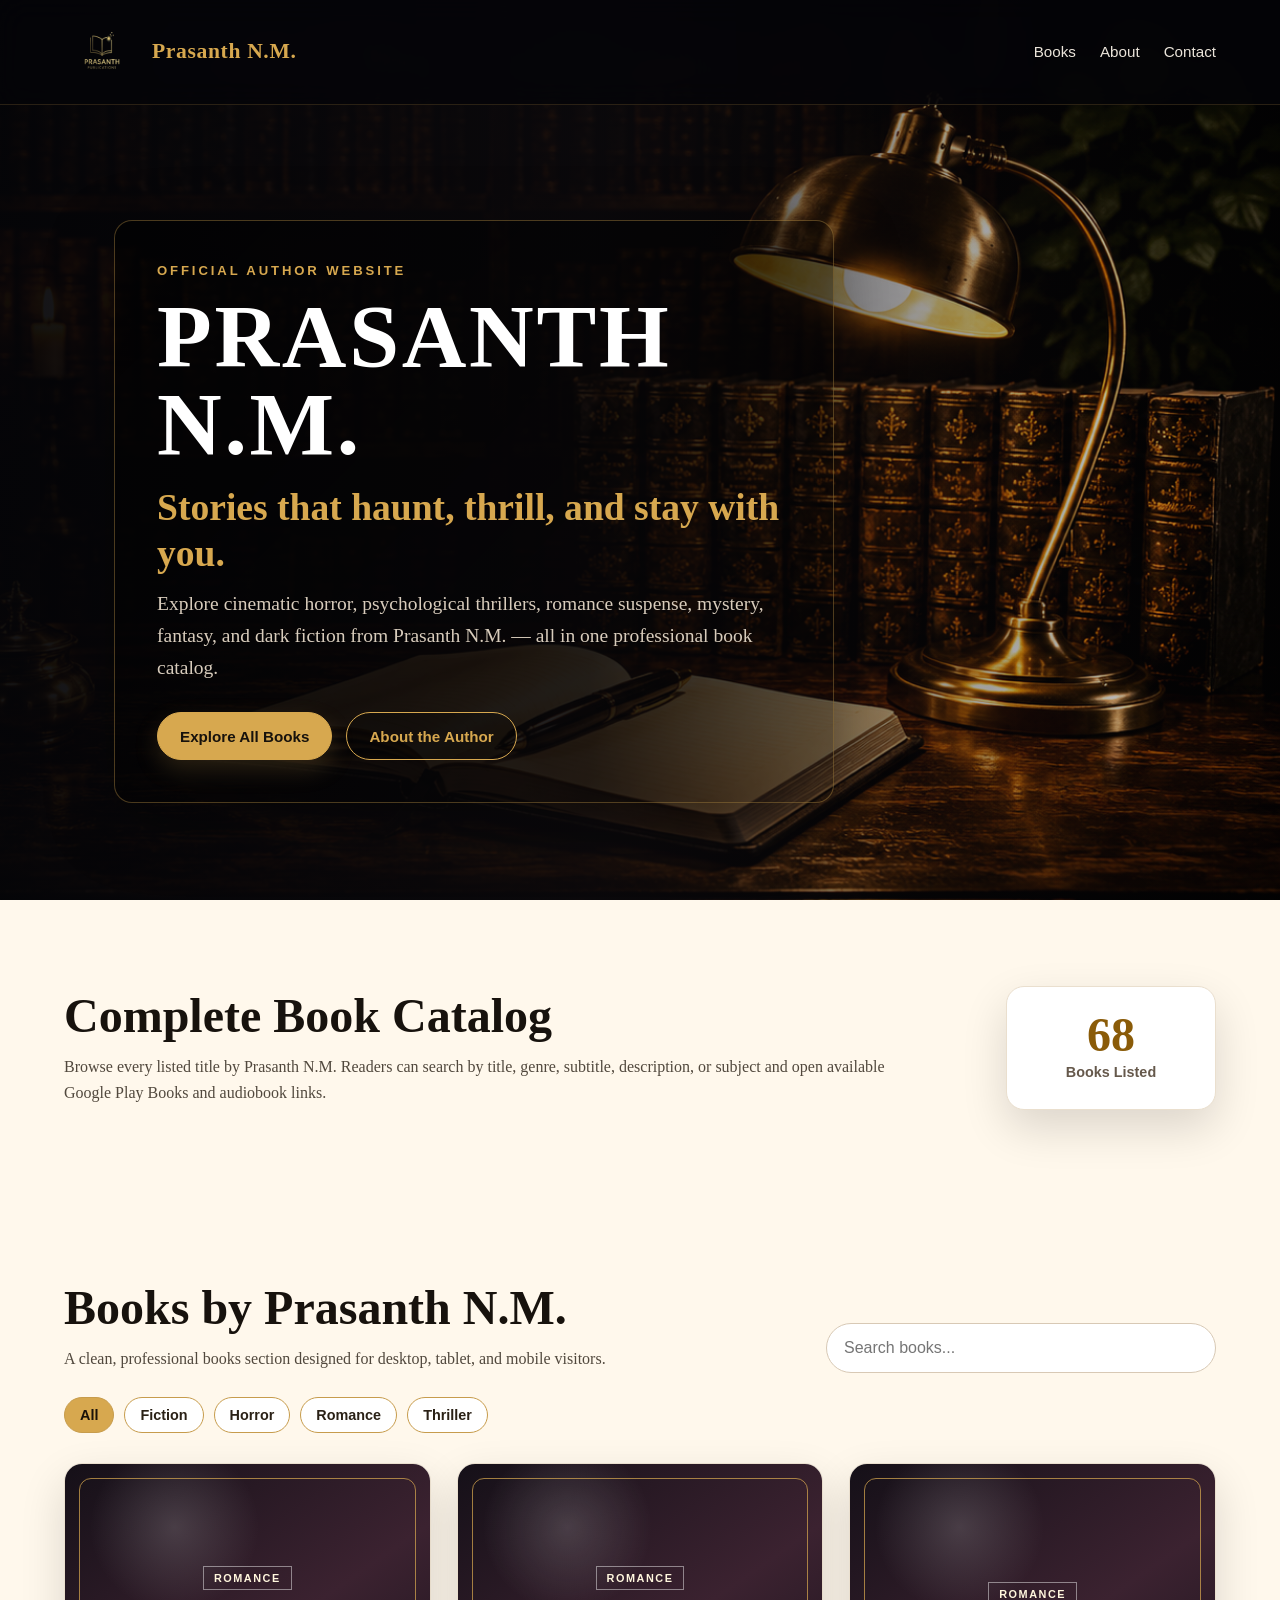
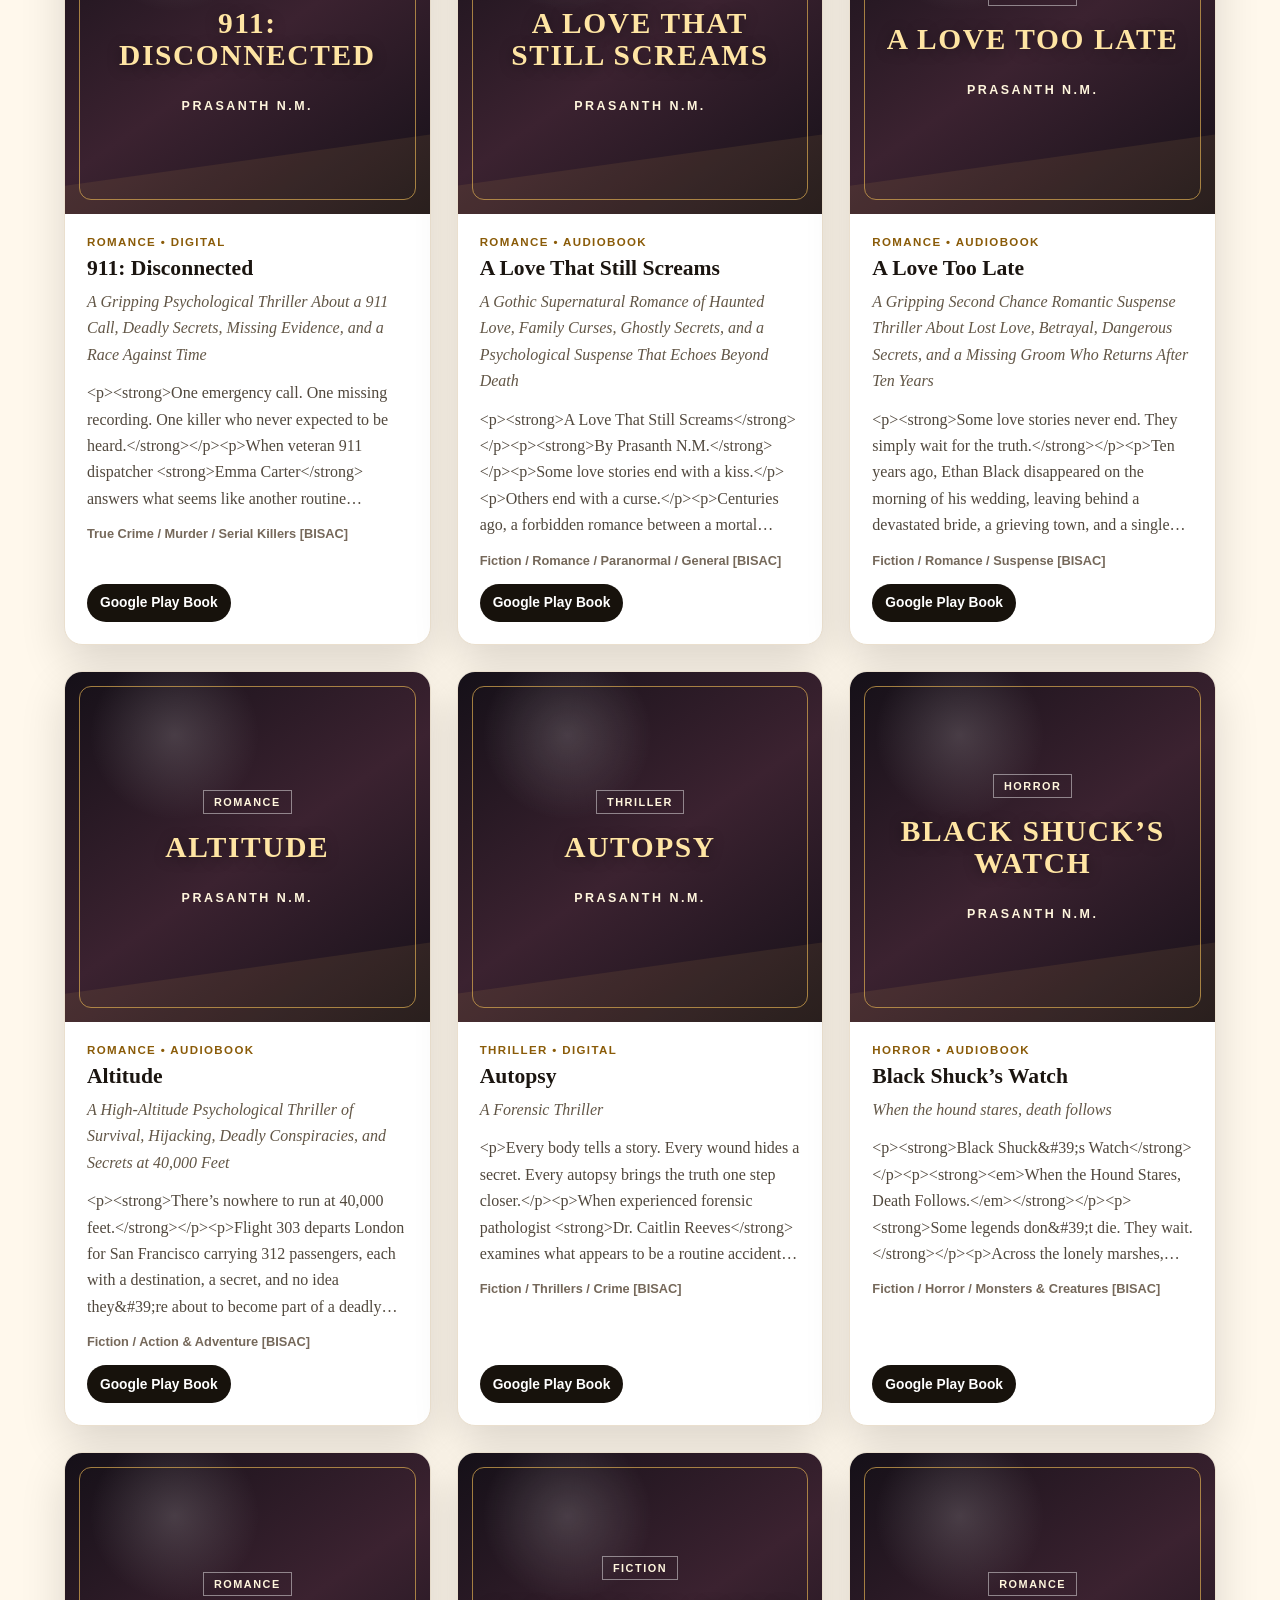
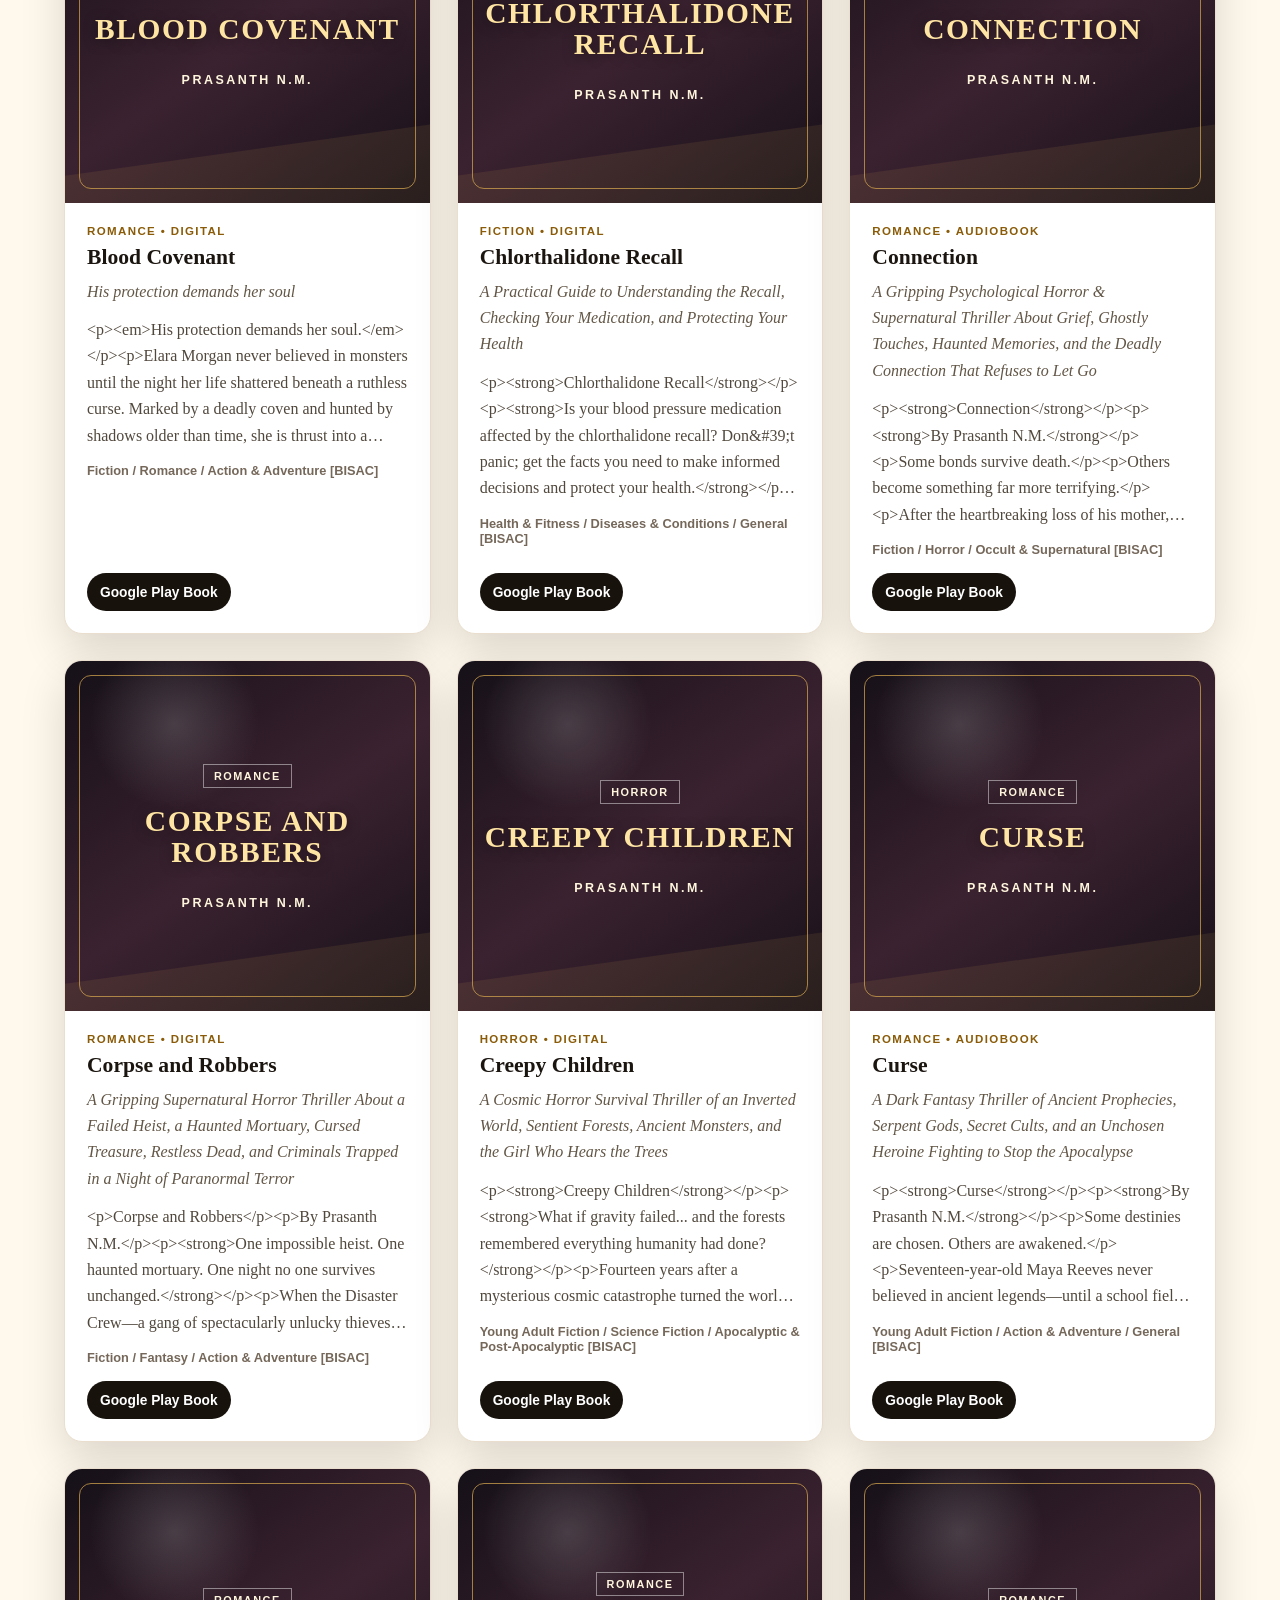
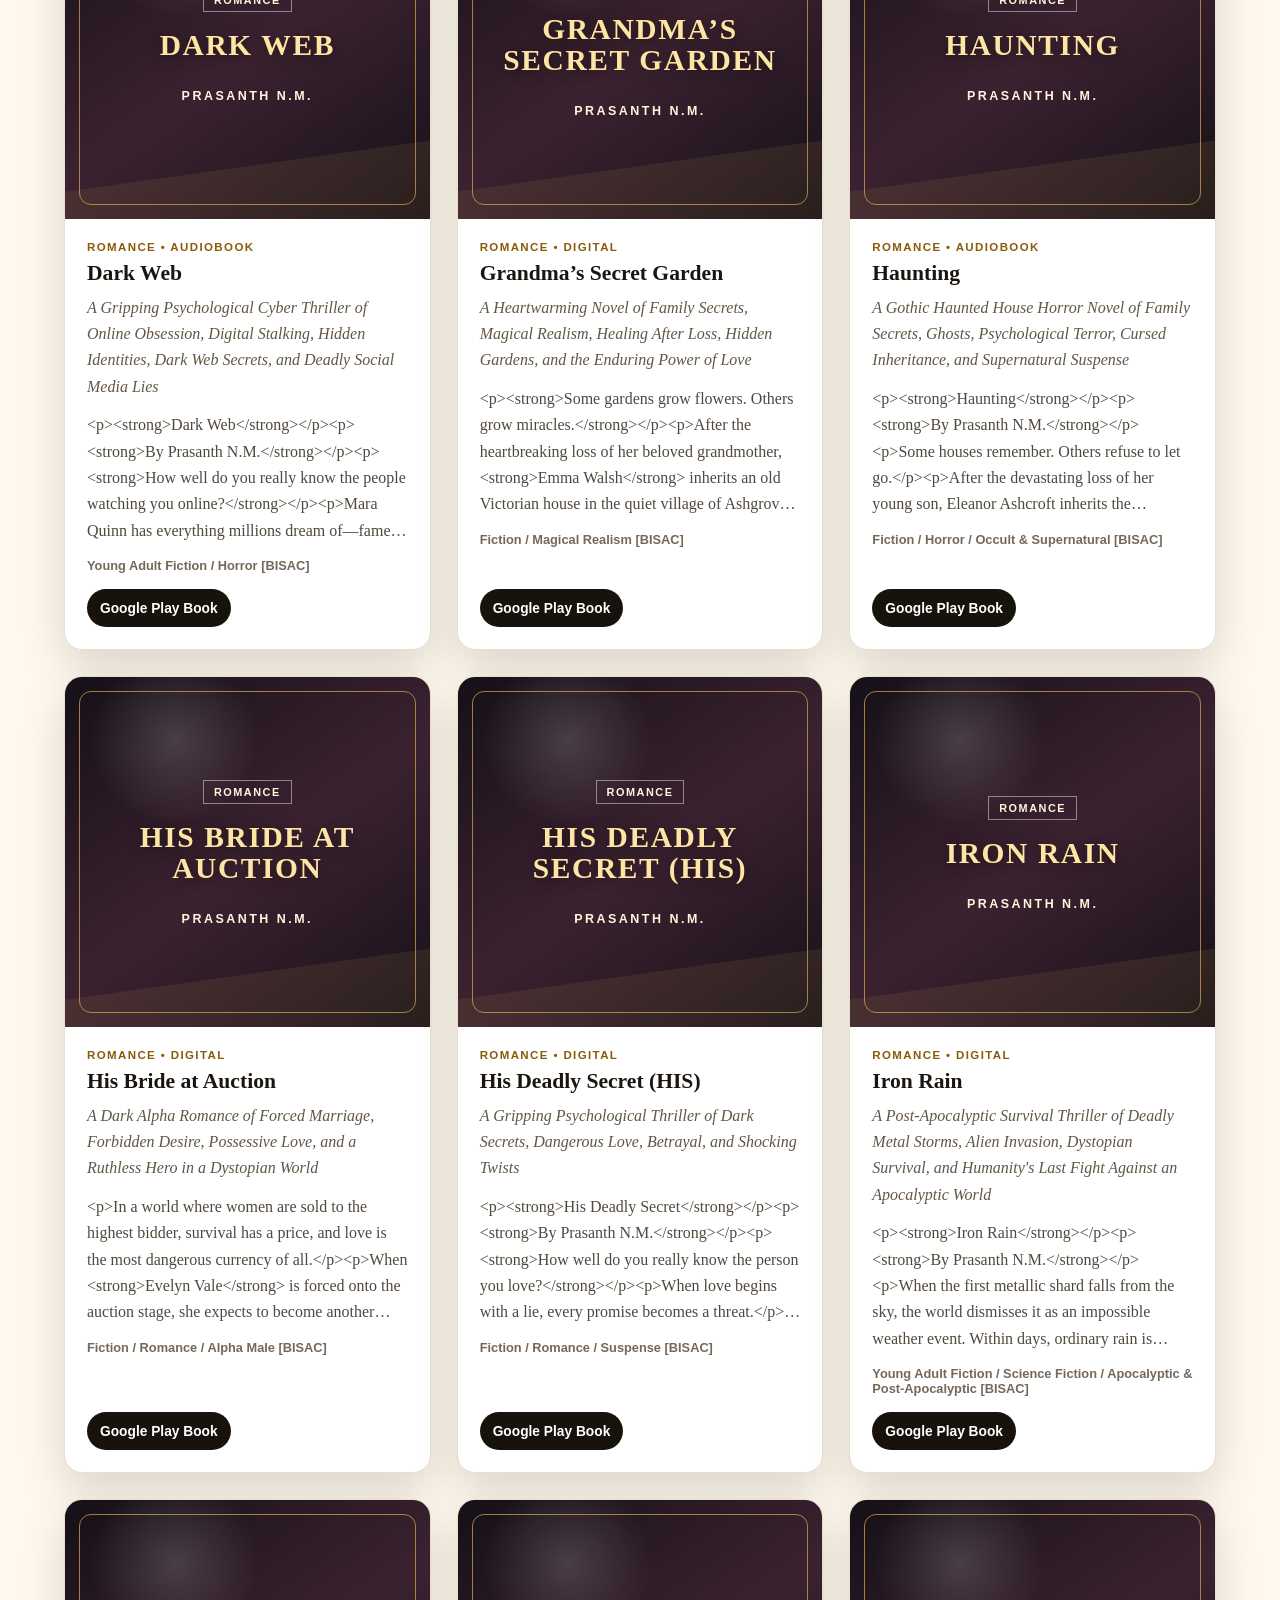
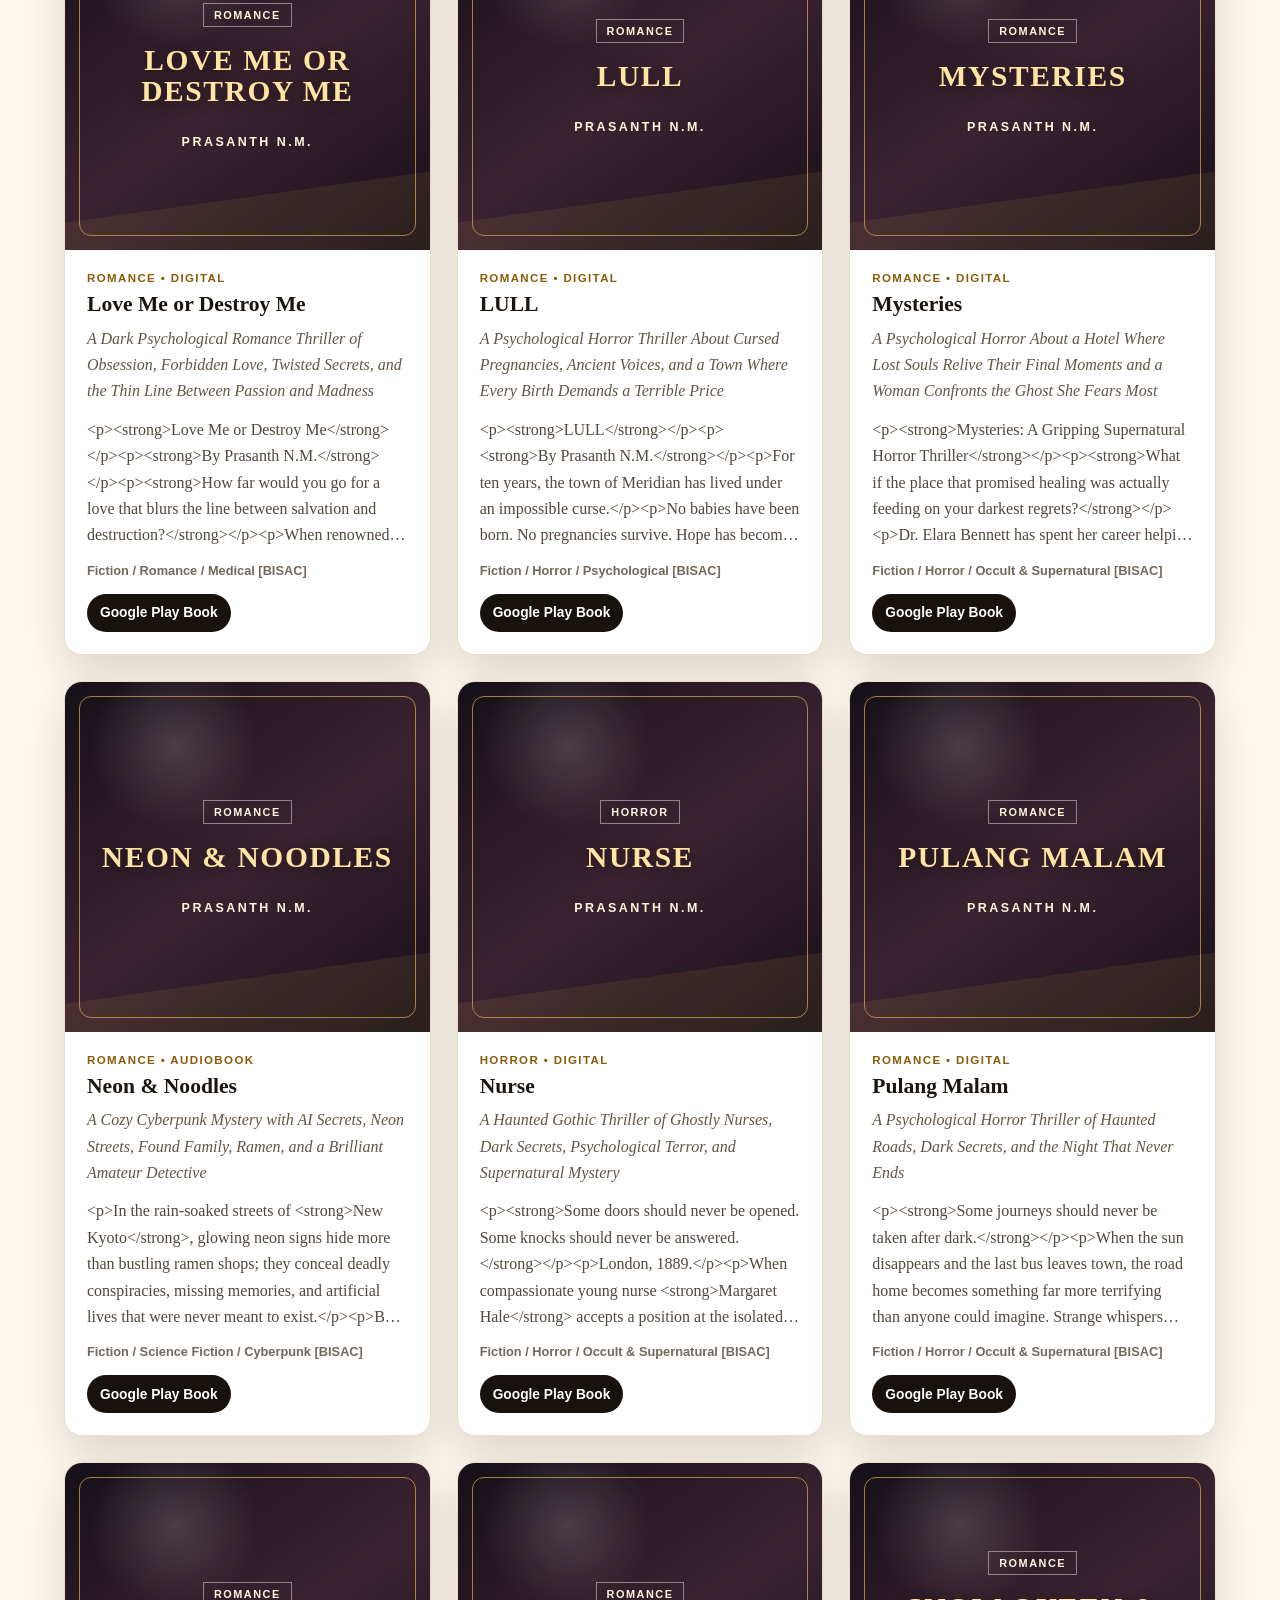
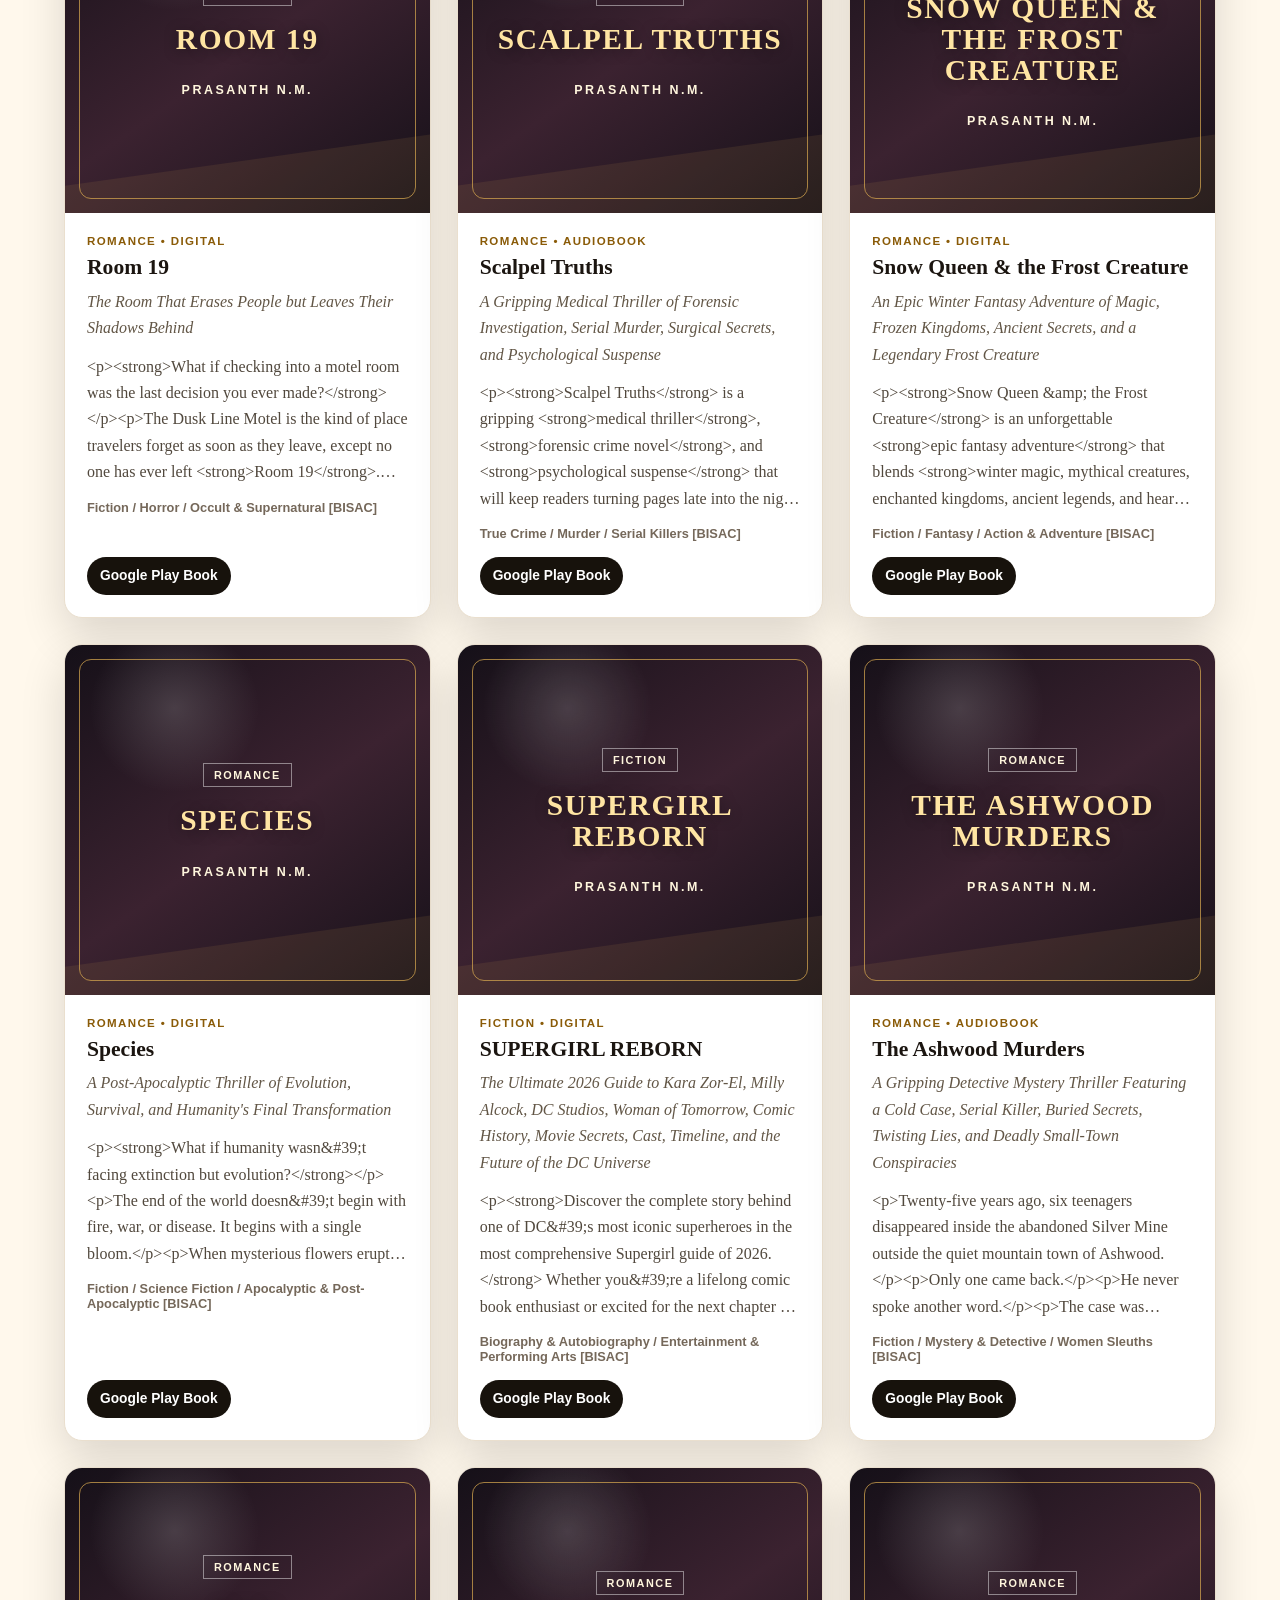
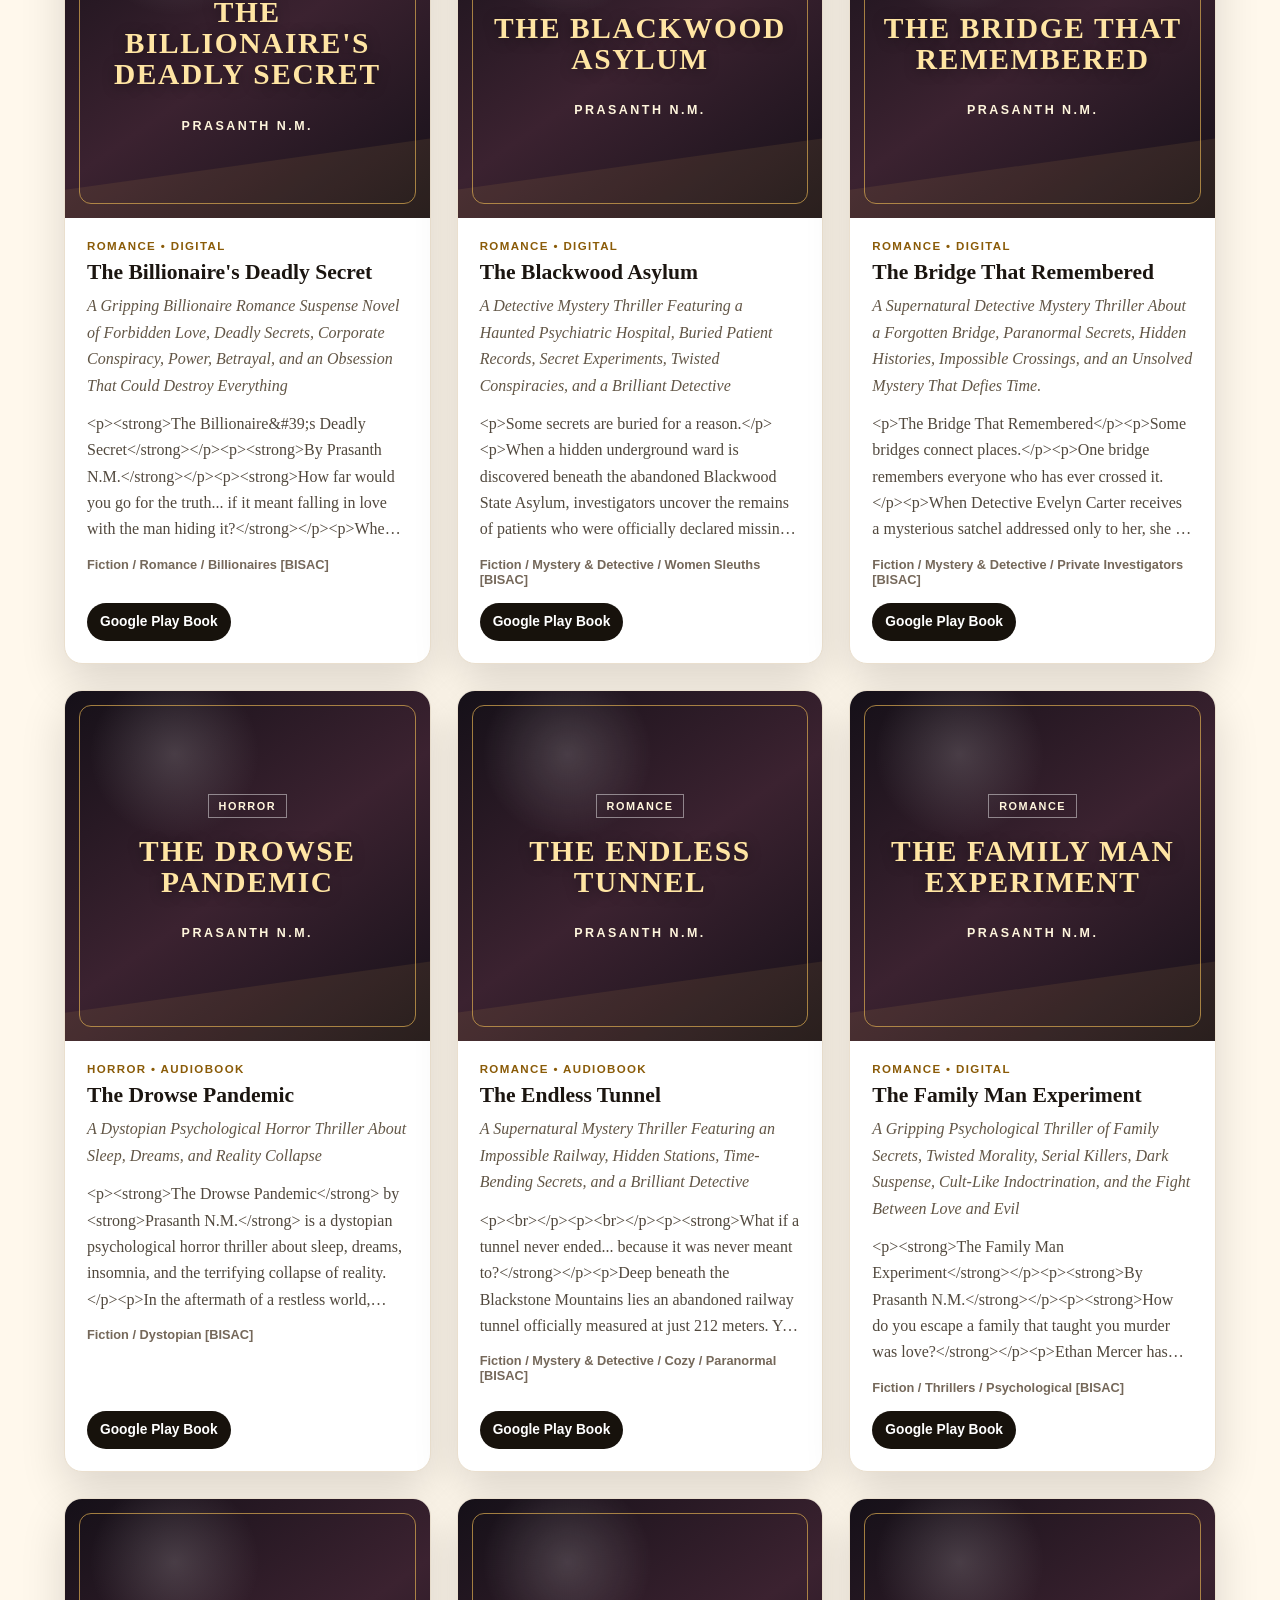
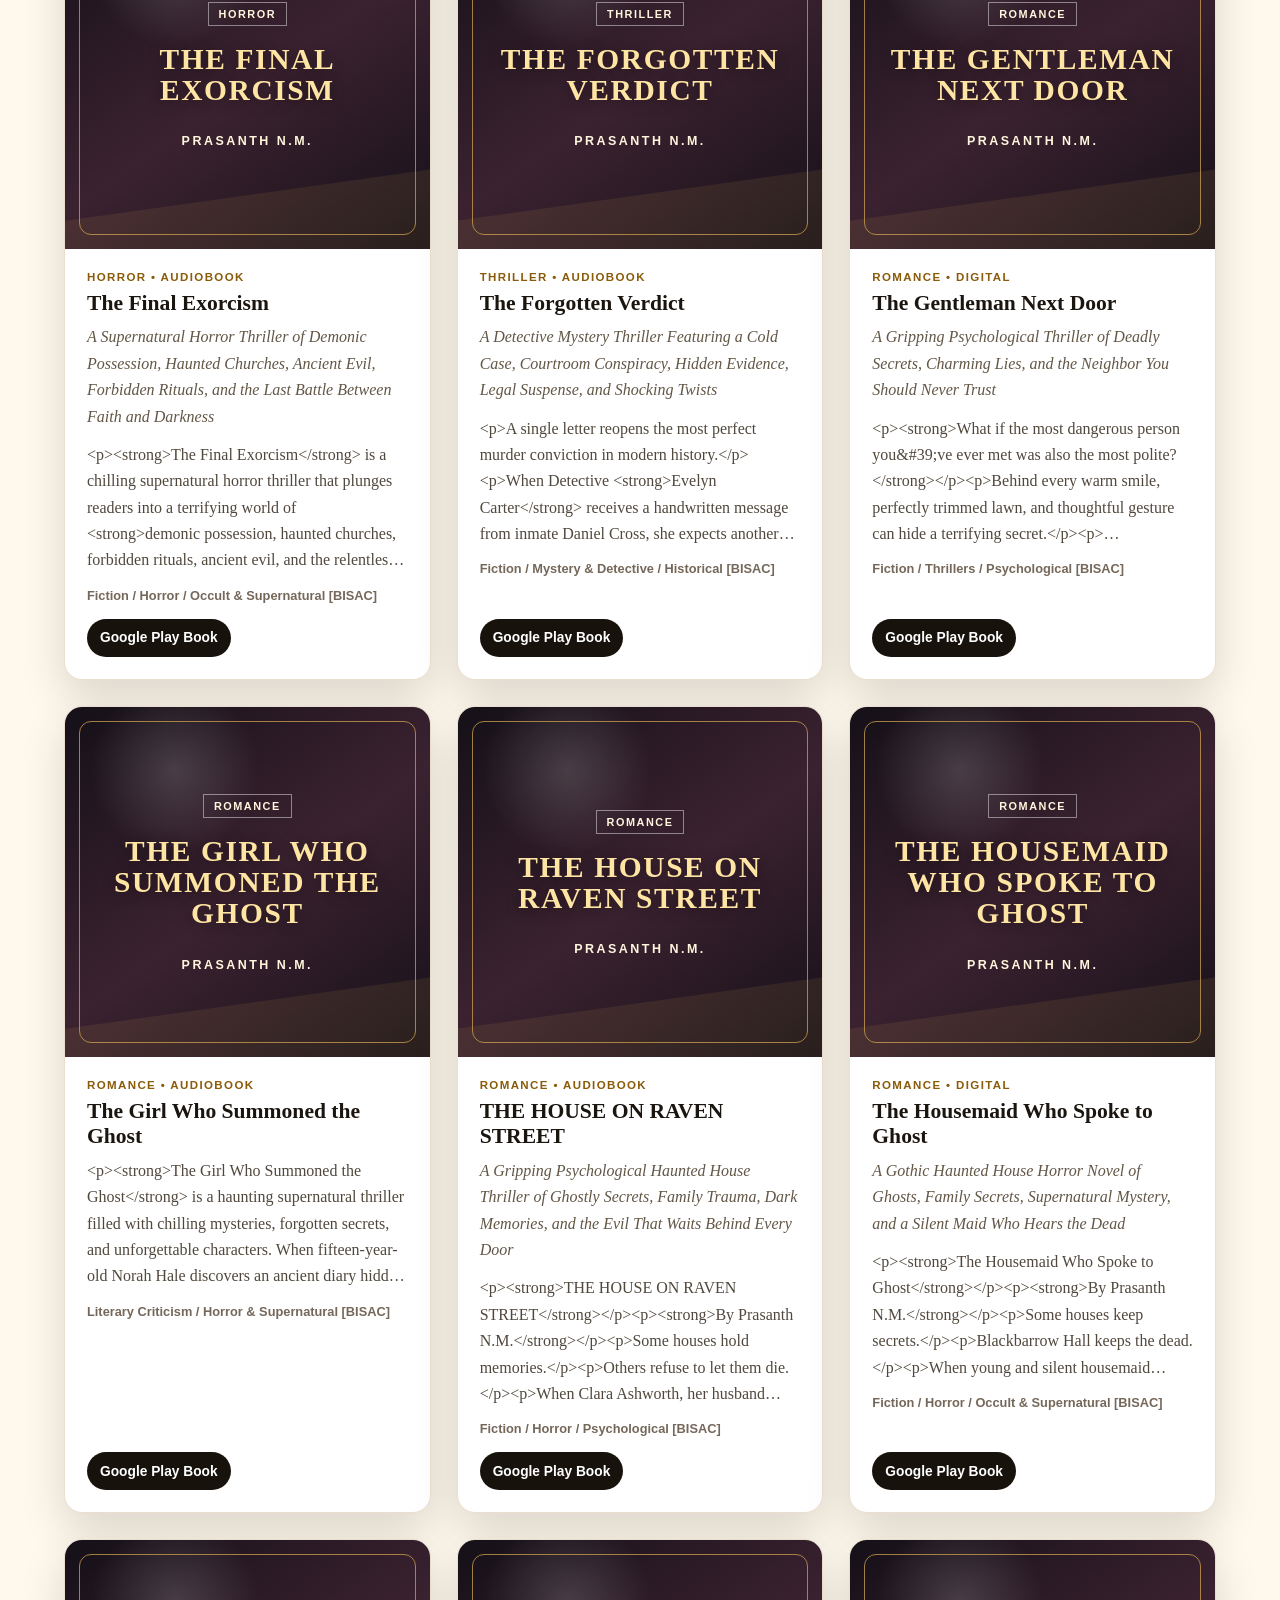
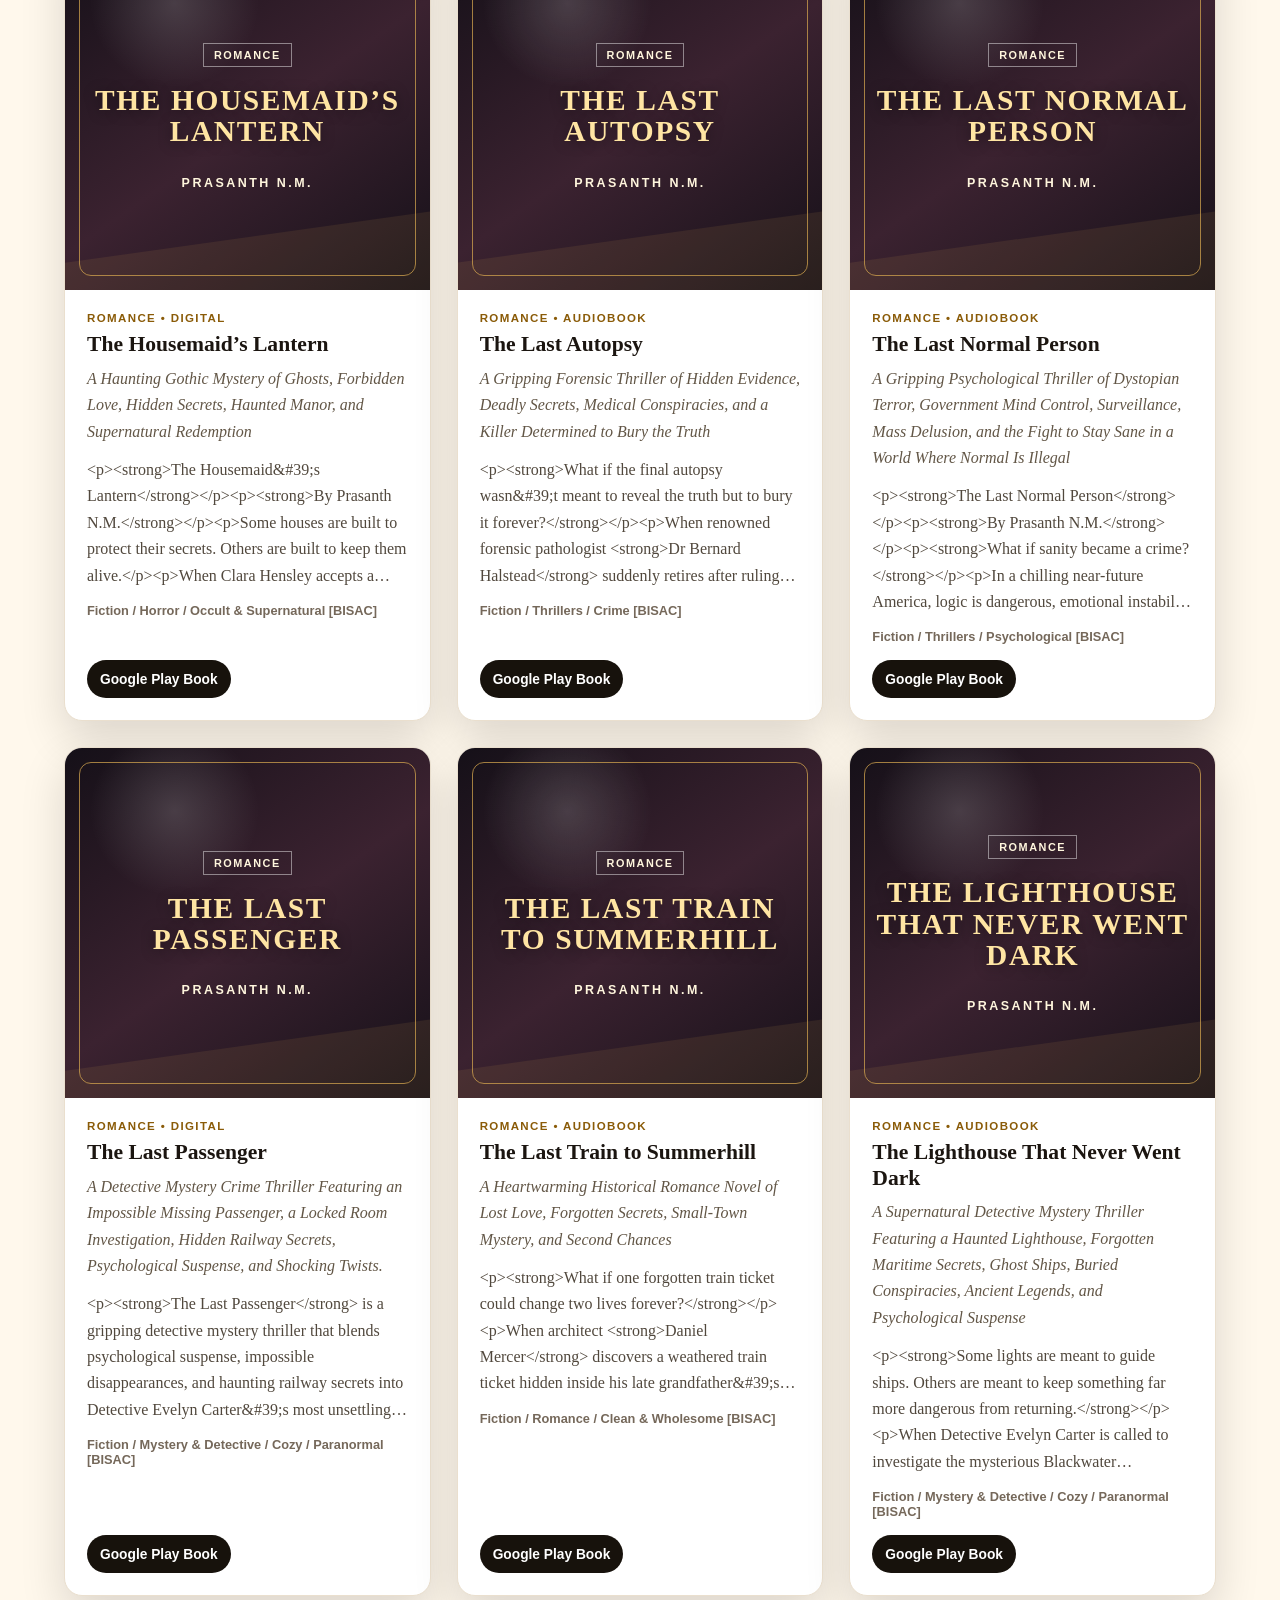
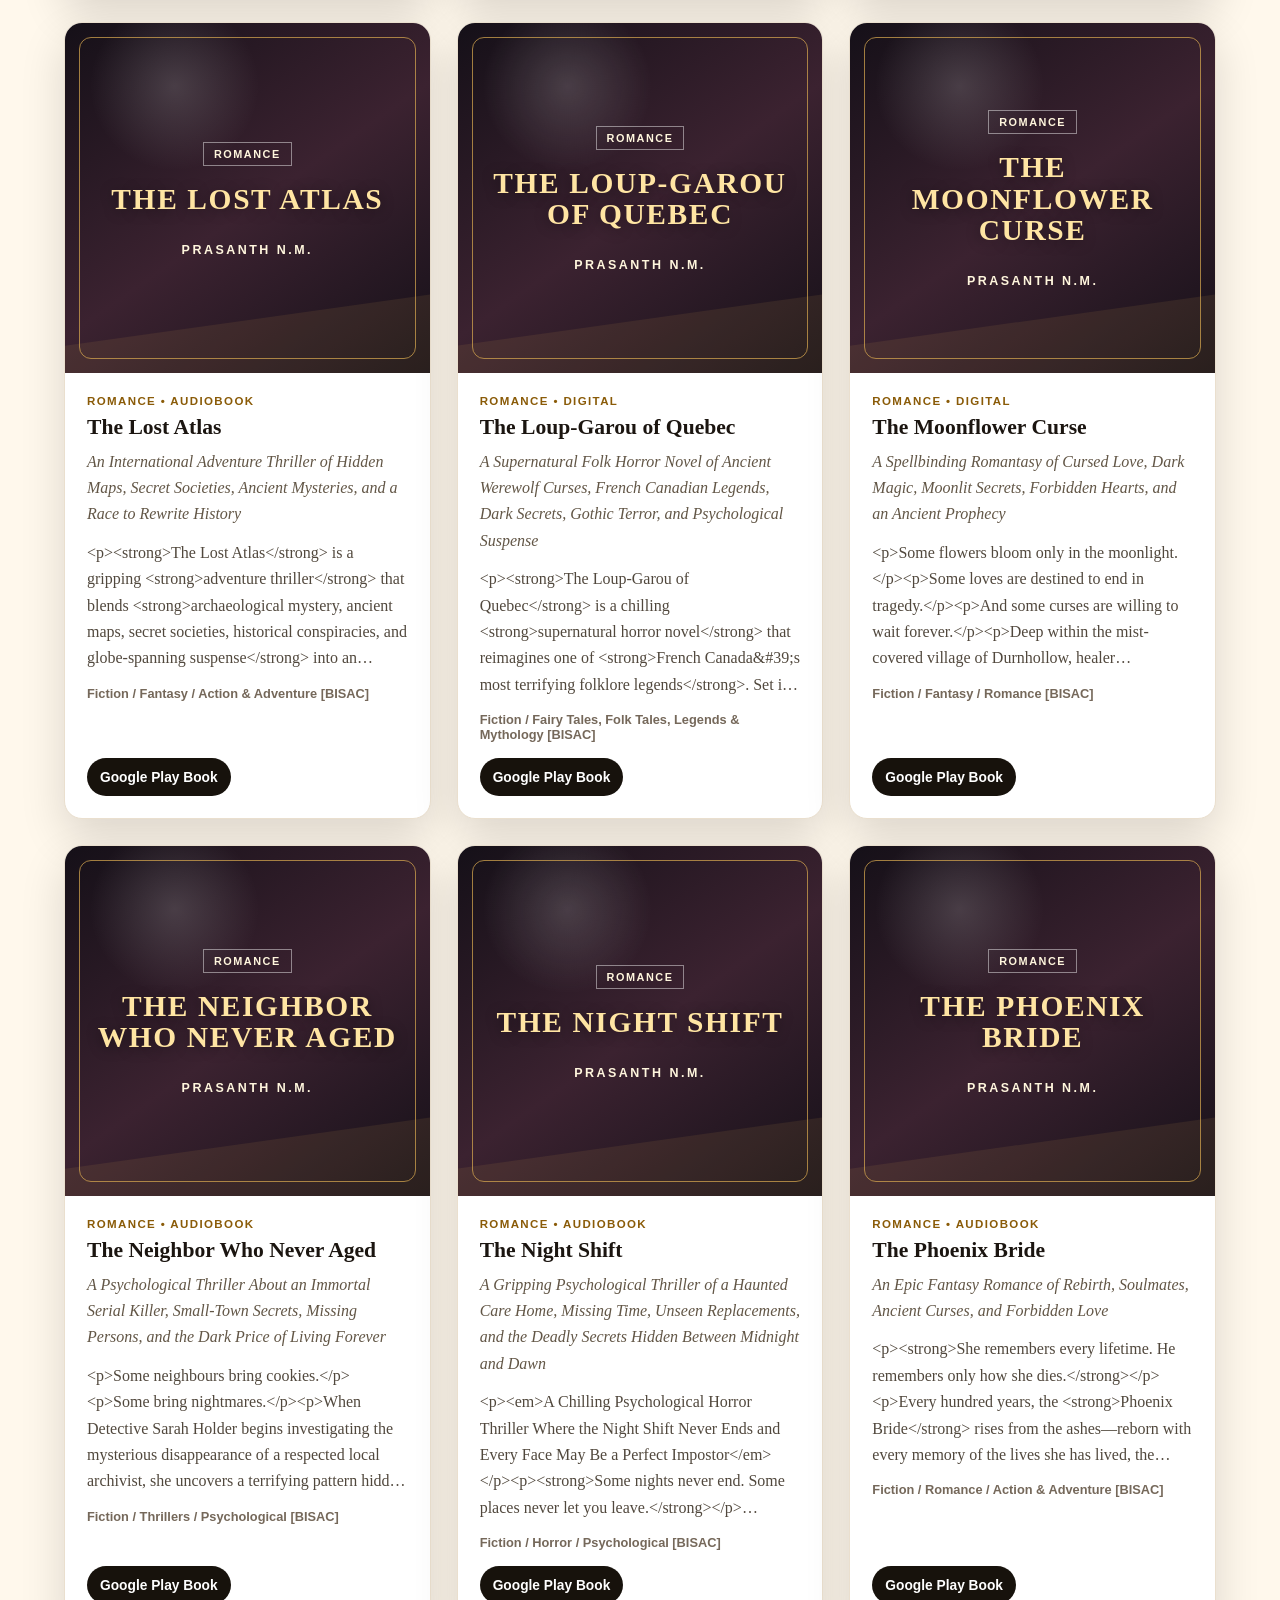
<file: index_updated.html>
<!DOCTYPE html>
<!-- Updated from latest Google Books export: 129 entries processed, duplicates removed where needed. -->
<html lang="en">
<head>
  <meta charset="UTF-8" />
  <meta name="viewport" content="width=device-width, initial-scale=1.0" />
  <meta name="robots" content="index, follow" />
  <link rel="canonical" href="https://prasanthpublication.github.io/Prasanth-N.M/" />
  <meta name="google-site-verification" content="PZvA7Qn5jPAjixke2nN64ilgVk41ely_-CYviQPaOdo" />
  <title>Prasanth N.M. | Official Author Website, Books & Audiobooks</title>
  <meta name="description" content="Official author website of Prasanth N.M. Browse 68 horror, thriller, romance, mystery, fantasy, suspense, ebooks, and audiobooks on Google Play Books." />
  <meta name="keywords" content="Prasanth N.M., Prasanth NM books, Google Play Books, horror novels, psychological thriller, romance suspense, mystery books, dark fantasy" />
  <meta name="author" content="Prasanth N.M." />
  <meta property="og:title" content="Prasanth N.M. | Official Author Website" />
  <meta property="og:description" content="Browse the complete Prasanth N.M. book catalog: horror, thrillers, romance, fantasy, mystery, ebooks, and audiobooks." />
  <meta property="og:type" content="website" />
  <meta property="og:url" content="https://prasanthpublication.github.io/Prasanth-N.M/" />
  <meta property="og:image" content="https://prasanthpublication.github.io/Prasanth-N.M/hero-banner.png" />
  <meta name="twitter:card" content="summary_large_image" />
  <meta name="twitter:title" content="Prasanth N.M. | Official Author Website" />
  <meta name="twitter:description" content="Explore books and audiobooks by Prasanth N.M. on Google Play." />
  <meta name="twitter:image" content="https://prasanthpublication.github.io/Prasanth-N.M/hero-banner.png" />
  <script type="application/ld+json">
  {
    "@context": "https://schema.org",
    "@type": "Person",
    "name": "Prasanth N.M.",
    "url": "https://prasanthpublication.github.io/Prasanth-N.M/",
    "jobTitle": "Author"
  }
  </script>
  <script type="application/ld+json" id="book-itemlist-schema">
{
  "@context": "https://schema.org",
  "@type": "ItemList",
  "name": "Books by Prasanth N.M.",
  "itemListElement": [
    {
      "@type": "ListItem",
      "position": 1,
      "item": {
        "@type": "Book",
        "name": "911: Disconnected",
        "author": {
          "@type": "Person",
          "name": "Prasanth N.M."
        },
        "genre": "Romance",
        "url": "https://play.google.com/store/books/details?id=GGKEY:6TK2SJ01TC4"
      }
    },
    {
      "@type": "ListItem",
      "position": 2,
      "item": {
        "@type": "Book",
        "name": "A Love That Still Screams",
        "author": {
          "@type": "Person",
          "name": "Prasanth N.M."
        },
        "genre": "Romance",
        "url": "https://play.google.com/store/books/details?id=GGKEY:009J7L8UGED"
      }
    },
    {
      "@type": "ListItem",
      "position": 3,
      "item": {
        "@type": "Book",
        "name": "A Love Too Late",
        "author": {
          "@type": "Person",
          "name": "Prasanth N.M."
        },
        "genre": "Romance",
        "url": "https://play.google.com/store/books/details?id=GGKEY:02P1ENH0WR3"
      }
    },
    {
      "@type": "ListItem",
      "position": 4,
      "item": {
        "@type": "Book",
        "name": "Altitude",
        "author": {
          "@type": "Person",
          "name": "Prasanth N.M."
        },
        "genre": "Romance",
        "url": "https://play.google.com/store/books/details?id=GGKEY:0Q43DZFD83D"
      }
    },
    {
      "@type": "ListItem",
      "position": 5,
      "item": {
        "@type": "Book",
        "name": "Autopsy",
        "author": {
          "@type": "Person",
          "name": "Prasanth N.M."
        },
        "genre": "Thriller",
        "url": "https://play.google.com/store/books/details?id=GGKEY:BBL0PKE8X79"
      }
    },
    {
      "@type": "ListItem",
      "position": 6,
      "item": {
        "@type": "Book",
        "name": "Black Shuck’s Watch",
        "author": {
          "@type": "Person",
          "name": "Prasanth N.M."
        },
        "genre": "Horror",
        "url": "https://play.google.com/store/books/details?id=GGKEY:80QW5T25LY3"
      }
    },
    {
      "@type": "ListItem",
      "position": 7,
      "item": {
        "@type": "Book",
        "name": "Blood Covenant",
        "author": {
          "@type": "Person",
          "name": "Prasanth N.M."
        },
        "genre": "Romance",
        "url": "https://play.google.com/store/books/details?id=GGKEY:01431UFXCSP"
      }
    },
    {
      "@type": "ListItem",
      "position": 8,
      "item": {
        "@type": "Book",
        "name": "Chlorthalidone Recall",
        "author": {
          "@type": "Person",
          "name": "Prasanth N.M."
        },
        "genre": "Fiction",
        "url": "https://play.google.com/store/books/details?id=GGKEY:HYES8HDEZ8Y"
      }
    },
    {
      "@type": "ListItem",
      "position": 9,
      "item": {
        "@type": "Book",
        "name": "Connection",
        "author": {
          "@type": "Person",
          "name": "Prasanth N.M."
        },
        "genre": "Romance",
        "url": "https://play.google.com/store/books/details?id=GGKEY:EGHWXRA1Y6C"
      }
    },
    {
      "@type": "ListItem",
      "position": 10,
      "item": {
        "@type": "Book",
        "name": "Corpse and Robbers",
        "author": {
          "@type": "Person",
          "name": "Prasanth N.M."
        },
        "genre": "Romance",
        "url": "https://play.google.com/store/books/details?id=GGKEY:6GP4ZS2FY2K"
      }
    },
    {
      "@type": "ListItem",
      "position": 11,
      "item": {
        "@type": "Book",
        "name": "Creepy Children",
        "author": {
          "@type": "Person",
          "name": "Prasanth N.M."
        },
        "genre": "Horror",
        "url": "https://play.google.com/store/books/details?id=GGKEY:497RGJTAG12"
      }
    },
    {
      "@type": "ListItem",
      "position": 12,
      "item": {
        "@type": "Book",
        "name": "Curse",
        "author": {
          "@type": "Person",
          "name": "Prasanth N.M."
        },
        "genre": "Romance",
        "url": "https://play.google.com/store/books/details?id=GGKEY:E4C9LZX62TX"
      }
    },
    {
      "@type": "ListItem",
      "position": 13,
      "item": {
        "@type": "Book",
        "name": "Dark Web",
        "author": {
          "@type": "Person",
          "name": "Prasanth N.M."
        },
        "genre": "Romance",
        "url": "https://play.google.com/store/books/details?id=GGKEY:4R16UWLQ4PE"
      }
    },
    {
      "@type": "ListItem",
      "position": 14,
      "item": {
        "@type": "Book",
        "name": "Grandma’s Secret Garden",
        "author": {
          "@type": "Person",
          "name": "Prasanth N.M."
        },
        "genre": "Romance",
        "url": "https://play.google.com/store/books/details?id=GGKEY:NAB5AJH8KL0"
      }
    },
    {
      "@type": "ListItem",
      "position": 15,
      "item": {
        "@type": "Book",
        "name": "Haunting",
        "author": {
          "@type": "Person",
          "name": "Prasanth N.M."
        },
        "genre": "Romance",
        "url": "https://play.google.com/store/books/details?id=GGKEY:1L8AKF8UZJ2"
      }
    },
    {
      "@type": "ListItem",
      "position": 16,
      "item": {
        "@type": "Book",
        "name": "His Bride at Auction",
        "author": {
          "@type": "Person",
          "name": "Prasanth N.M."
        },
        "genre": "Romance",
        "url": "https://play.google.com/store/books/details?id=GGKEY:GQ524CCP0Q0"
      }
    },
    {
      "@type": "ListItem",
      "position": 17,
      "item": {
        "@type": "Book",
        "name": "His Deadly Secret (HIS)",
        "author": {
          "@type": "Person",
          "name": "Prasanth N.M."
        },
        "genre": "Romance",
        "url": "https://play.google.com/store/books/details?id=GGKEY:F93KFE3KNHR"
      }
    },
    {
      "@type": "ListItem",
      "position": 18,
      "item": {
        "@type": "Book",
        "name": "Iron Rain",
        "author": {
          "@type": "Person",
          "name": "Prasanth N.M."
        },
        "genre": "Romance",
        "url": "https://play.google.com/store/books/details?id=GGKEY:G85YKRCZ869"
      }
    },
    {
      "@type": "ListItem",
      "position": 19,
      "item": {
        "@type": "Book",
        "name": "Love Me or Destroy Me",
        "author": {
          "@type": "Person",
          "name": "Prasanth N.M."
        },
        "genre": "Romance",
        "url": "https://play.google.com/store/books/details?id=GGKEY:7HRFSK3X1H3"
      }
    },
    {
      "@type": "ListItem",
      "position": 20,
      "item": {
        "@type": "Book",
        "name": "LULL",
        "author": {
          "@type": "Person",
          "name": "Prasanth N.M."
        },
        "genre": "Romance",
        "url": "https://play.google.com/store/books/details?id=GGKEY:1E5ZGRF2ZG3"
      }
    },
    {
      "@type": "ListItem",
      "position": 21,
      "item": {
        "@type": "Book",
        "name": "Mysteries",
        "author": {
          "@type": "Person",
          "name": "Prasanth N.M."
        },
        "genre": "Romance",
        "url": "https://play.google.com/store/books/details?id=GGKEY:YBHCA0P06KW"
      }
    },
    {
      "@type": "ListItem",
      "position": 22,
      "item": {
        "@type": "Book",
        "name": "Neon & Noodles",
        "author": {
          "@type": "Person",
          "name": "Prasanth N.M."
        },
        "genre": "Romance",
        "url": "https://play.google.com/store/books/details?id=GGKEY:4T8TN493KER"
      }
    },
    {
      "@type": "ListItem",
      "position": 23,
      "item": {
        "@type": "Book",
        "name": "Nurse",
        "author": {
          "@type": "Person",
          "name": "Prasanth N.M."
        },
        "genre": "Horror",
        "url": "https://play.google.com/store/books/details?id=GGKEY:0U3CJY6L4FA"
      }
    },
    {
      "@type": "ListItem",
      "position": 24,
      "item": {
        "@type": "Book",
        "name": "Pulang Malam",
        "author": {
          "@type": "Person",
          "name": "Prasanth N.M."
        },
        "genre": "Romance",
        "url": "https://play.google.com/store/books/details?id=GGKEY:EY81J7N8JCF"
      }
    },
    {
      "@type": "ListItem",
      "position": 25,
      "item": {
        "@type": "Book",
        "name": "Room 19",
        "author": {
          "@type": "Person",
          "name": "Prasanth N.M."
        },
        "genre": "Romance",
        "url": "https://play.google.com/store/books/details?id=GGKEY:SBAG6D6WQ3Y"
      }
    },
    {
      "@type": "ListItem",
      "position": 26,
      "item": {
        "@type": "Book",
        "name": "Scalpel Truths",
        "author": {
          "@type": "Person",
          "name": "Prasanth N.M."
        },
        "genre": "Romance",
        "url": "https://play.google.com/store/books/details?id=GGKEY:2TPURNQTA8B"
      }
    },
    {
      "@type": "ListItem",
      "position": 27,
      "item": {
        "@type": "Book",
        "name": "Snow Queen & the Frost Creature",
        "author": {
          "@type": "Person",
          "name": "Prasanth N.M."
        },
        "genre": "Romance",
        "url": "https://play.google.com/store/books/details?id=GGKEY:GE3CQYTZW8H"
      }
    },
    {
      "@type": "ListItem",
      "position": 28,
      "item": {
        "@type": "Book",
        "name": "Species",
        "author": {
          "@type": "Person",
          "name": "Prasanth N.M."
        },
        "genre": "Romance",
        "url": "https://play.google.com/store/books/details?id=GGKEY:J3JBH5K5JK7"
      }
    },
    {
      "@type": "ListItem",
      "position": 29,
      "item": {
        "@type": "Book",
        "name": "SUPERGIRL REBORN",
        "author": {
          "@type": "Person",
          "name": "Prasanth N.M."
        },
        "genre": "Fiction",
        "url": "https://play.google.com/store/books/details?id=GGKEY:N6BDYJS43R1"
      }
    },
    {
      "@type": "ListItem",
      "position": 30,
      "item": {
        "@type": "Book",
        "name": "The Ashwood Murders",
        "author": {
          "@type": "Person",
          "name": "Prasanth N.M."
        },
        "genre": "Romance",
        "url": "https://play.google.com/store/books/details?id=GGKEY:BWLTZ7GZ9PG"
      }
    },
    {
      "@type": "ListItem",
      "position": 31,
      "item": {
        "@type": "Book",
        "name": "The Billionaire's Deadly Secret",
        "author": {
          "@type": "Person",
          "name": "Prasanth N.M."
        },
        "genre": "Romance",
        "url": "https://play.google.com/store/books/details?id=GGKEY:E11RRRTYENN"
      }
    },
    {
      "@type": "ListItem",
      "position": 32,
      "item": {
        "@type": "Book",
        "name": "The Blackwood Asylum",
        "author": {
          "@type": "Person",
          "name": "Prasanth N.M."
        },
        "genre": "Romance",
        "url": "https://play.google.com/store/books/details?id=GGKEY:EG2NRD9P2YY"
      }
    },
    {
      "@type": "ListItem",
      "position": 33,
      "item": {
        "@type": "Book",
        "name": "The Bridge That Remembered",
        "author": {
          "@type": "Person",
          "name": "Prasanth N.M."
        },
        "genre": "Romance",
        "url": "https://play.google.com/store/books/details?id=GGKEY:047TUT4B02T"
      }
    },
    {
      "@type": "ListItem",
      "position": 34,
      "item": {
        "@type": "Book",
        "name": "The Drowse Pandemic",
        "author": {
          "@type": "Person",
          "name": "Prasanth N.M."
        },
        "genre": "Horror",
        "url": "https://play.google.com/store/books/details?id=GGKEY:3S9554919XG"
      }
    },
    {
      "@type": "ListItem",
      "position": 35,
      "item": {
        "@type": "Book",
        "name": "The Endless Tunnel",
        "author": {
          "@type": "Person",
          "name": "Prasanth N.M."
        },
        "genre": "Romance",
        "url": "https://play.google.com/store/books/details?id=GGKEY:9E0CKUPK38F"
      }
    },
    {
      "@type": "ListItem",
      "position": 36,
      "item": {
        "@type": "Book",
        "name": "The Family Man Experiment",
        "author": {
          "@type": "Person",
          "name": "Prasanth N.M."
        },
        "genre": "Romance",
        "url": "https://play.google.com/store/books/details?id=GGKEY:S97D52NN79L"
      }
    },
    {
      "@type": "ListItem",
      "position": 37,
      "item": {
        "@type": "Book",
        "name": "The Final Exorcism",
        "author": {
          "@type": "Person",
          "name": "Prasanth N.M."
        },
        "genre": "Horror",
        "url": "https://play.google.com/store/books/details?id=GGKEY:GLZ49AJ942W"
      }
    },
    {
      "@type": "ListItem",
      "position": 38,
      "item": {
        "@type": "Book",
        "name": "The Forgotten Verdict",
        "author": {
          "@type": "Person",
          "name": "Prasanth N.M."
        },
        "genre": "Thriller",
        "url": "https://play.google.com/store/books/details?id=GGKEY:7L289SJXX6U"
      }
    },
    {
      "@type": "ListItem",
      "position": 39,
      "item": {
        "@type": "Book",
        "name": "The Gentleman Next Door",
        "author": {
          "@type": "Person",
          "name": "Prasanth N.M."
        },
        "genre": "Romance",
        "url": "https://play.google.com/store/books/details?id=GGKEY:2AHC3GAFTLQ"
      }
    },
    {
      "@type": "ListItem",
      "position": 40,
      "item": {
        "@type": "Book",
        "name": "The Girl Who Summoned the Ghost",
        "author": {
          "@type": "Person",
          "name": "Prasanth N.M."
        },
        "genre": "Romance",
        "url": "https://play.google.com/store/books/details?id=GGKEY:0C9AK487GTP"
      }
    },
    {
      "@type": "ListItem",
      "position": 41,
      "item": {
        "@type": "Book",
        "name": "THE HOUSE ON RAVEN STREET",
        "author": {
          "@type": "Person",
          "name": "Prasanth N.M."
        },
        "genre": "Romance",
        "url": "https://play.google.com/store/books/details?id=GGKEY:HQXJGU5RLSU"
      }
    },
    {
      "@type": "ListItem",
      "position": 42,
      "item": {
        "@type": "Book",
        "name": "The Housemaid Who Spoke to Ghost",
        "author": {
          "@type": "Person",
          "name": "Prasanth N.M."
        },
        "genre": "Romance",
        "url": "https://play.google.com/store/books/details?id=GGKEY:DCUX8Y123AP"
      }
    },
    {
      "@type": "ListItem",
      "position": 43,
      "item": {
        "@type": "Book",
        "name": "The Housemaid’s Lantern",
        "author": {
          "@type": "Person",
          "name": "Prasanth N.M."
        },
        "genre": "Romance",
        "url": "https://play.google.com/store/books/details?id=GGKEY:7GTPB5LF1YH"
      }
    },
    {
      "@type": "ListItem",
      "position": 44,
      "item": {
        "@type": "Book",
        "name": "The Last Autopsy",
        "author": {
          "@type": "Person",
          "name": "Prasanth N.M."
        },
        "genre": "Romance",
        "url": "https://play.google.com/store/books/details?id=GGKEY:7TAU1NZ51LT"
      }
    },
    {
      "@type": "ListItem",
      "position": 45,
      "item": {
        "@type": "Book",
        "name": "The Last Normal Person",
        "author": {
          "@type": "Person",
          "name": "Prasanth N.M."
        },
        "genre": "Romance",
        "url": "https://play.google.com/store/books/details?id=GGKEY:2XGN1UXHPSJ"
      }
    },
    {
      "@type": "ListItem",
      "position": 46,
      "item": {
        "@type": "Book",
        "name": "The Last Passenger",
        "author": {
          "@type": "Person",
          "name": "Prasanth N.M."
        },
        "genre": "Romance",
        "url": "https://play.google.com/store/books/details?id=GGKEY:434HZ4FEK2X"
      }
    },
    {
      "@type": "ListItem",
      "position": 47,
      "item": {
        "@type": "Book",
        "name": "The Last Train to Summerhill",
        "author": {
          "@type": "Person",
          "name": "Prasanth N.M."
        },
        "genre": "Romance",
        "url": "https://play.google.com/store/books/details?id=GGKEY:9GZ5W29Y7Y4"
      }
    },
    {
      "@type": "ListItem",
      "position": 48,
      "item": {
        "@type": "Book",
        "name": "The Lighthouse That Never Went Dark",
        "author": {
          "@type": "Person",
          "name": "Prasanth N.M."
        },
        "genre": "Romance",
        "url": "https://play.google.com/store/books/details?id=GGKEY:BAZPDHHUPYD"
      }
    },
    {
      "@type": "ListItem",
      "position": 49,
      "item": {
        "@type": "Book",
        "name": "The Lost Atlas",
        "author": {
          "@type": "Person",
          "name": "Prasanth N.M."
        },
        "genre": "Romance",
        "url": "https://play.google.com/store/books/details?id=GGKEY:2W185G69T2Q"
      }
    },
    {
      "@type": "ListItem",
      "position": 50,
      "item": {
        "@type": "Book",
        "name": "The Loup-Garou of Quebec",
        "author": {
          "@type": "Person",
          "name": "Prasanth N.M."
        },
        "genre": "Romance",
        "url": "https://play.google.com/store/books/details?id=GGKEY:LQ8XKKDBCBR"
      }
    },
    {
      "@type": "ListItem",
      "position": 51,
      "item": {
        "@type": "Book",
        "name": "The Moonflower Curse",
        "author": {
          "@type": "Person",
          "name": "Prasanth N.M."
        },
        "genre": "Romance",
        "url": "https://play.google.com/store/books/details?id=GGKEY:NFZHBP9QB3Z"
      }
    },
    {
      "@type": "ListItem",
      "position": 52,
      "item": {
        "@type": "Book",
        "name": "The Neighbor Who Never Aged",
        "author": {
          "@type": "Person",
          "name": "Prasanth N.M."
        },
        "genre": "Romance",
        "url": "https://play.google.com/store/books/details?id=GGKEY:GJKCKP2ULWC"
      }
    },
    {
      "@type": "ListItem",
      "position": 53,
      "item": {
        "@type": "Book",
        "name": "The Night Shift",
        "author": {
          "@type": "Person",
          "name": "Prasanth N.M."
        },
        "genre": "Romance",
        "url": "https://play.google.com/store/books/details?id=GGKEY:1A7NTYS8Z4K"
      }
    },
    {
      "@type": "ListItem",
      "position": 54,
      "item": {
        "@type": "Book",
        "name": "The Phoenix Bride",
        "author": {
          "@type": "Person",
          "name": "Prasanth N.M."
        },
        "genre": "Romance",
        "url": "https://play.google.com/store/books/details?id=GGKEY:6G4SRFNA26Q"
      }
    },
    {
      "@type": "ListItem",
      "position": 55,
      "item": {
        "@type": "Book",
        "name": "The Rage Outbreak (Choler)",
        "author": {
          "@type": "Person",
          "name": "Prasanth N.M."
        },
        "genre": "Horror",
        "url": "https://play.google.com/store/books/details?id=GGKEY:3H51S0DNHXL"
      }
    },
    {
      "@type": "ListItem",
      "position": 56,
      "item": {
        "@type": "Book",
        "name": "The Raven's Hollow Killings",
        "author": {
          "@type": "Person",
          "name": "Prasanth N.M."
        },
        "genre": "Thriller",
        "url": "https://play.google.com/store/books/details?id=GGKEY:TLCFTFK4J2E"
      }
    },
    {
      "@type": "ListItem",
      "position": 57,
      "item": {
        "@type": "Book",
        "name": "The Red Cap’s Tower",
        "author": {
          "@type": "Person",
          "name": "Prasanth N.M."
        },
        "genre": "Romance",
        "url": "https://play.google.com/store/books/details?id=GGKEY:0B9CJG6W835"
      }
    },
    {
      "@type": "ListItem",
      "position": 58,
      "item": {
        "@type": "Book",
        "name": "The Thing Behind Your Eyes",
        "author": {
          "@type": "Person",
          "name": "Prasanth N.M."
        },
        "genre": "Romance",
        "url": "https://play.google.com/store/books/details?id=GGKEY:PW7A368K2TB"
      }
    },
    {
      "@type": "ListItem",
      "position": 59,
      "item": {
        "@type": "Book",
        "name": "The Things We Never Said",
        "author": {
          "@type": "Person",
          "name": "Prasanth N.M."
        },
        "genre": "Romance",
        "url": "https://play.google.com/store/books/details?id=GGKEY:DXXK3GQK3HW"
      }
    },
    {
      "@type": "ListItem",
      "position": 60,
      "item": {
        "@type": "Book",
        "name": "The Vanishing Town",
        "author": {
          "@type": "Person",
          "name": "Prasanth N.M."
        },
        "genre": "Thriller",
        "url": "https://play.google.com/store/books/details?id=GGKEY:H28W70GPLHK"
      }
    },
    {
      "@type": "ListItem",
      "position": 61,
      "item": {
        "@type": "Book",
        "name": "Tomorrows",
        "author": {
          "@type": "Person",
          "name": "Prasanth N.M."
        },
        "genre": "Romance",
        "url": "https://play.google.com/store/books/details?id=GGKEY:D1Q1SAS9BH1"
      }
    },
    {
      "@type": "ListItem",
      "position": 62,
      "item": {
        "@type": "Book",
        "name": "Toxicology",
        "author": {
          "@type": "Person",
          "name": "Prasanth N.M."
        },
        "genre": "Thriller",
        "url": "https://play.google.com/store/books/details?id=GGKEY:RHBRRP2AW9U"
      }
    },
    {
      "@type": "ListItem",
      "position": 63,
      "item": {
        "@type": "Book",
        "name": "Trace",
        "author": {
          "@type": "Person",
          "name": "Prasanth N.M."
        },
        "genre": "Thriller",
        "url": "https://play.google.com/store/books/details?id=GGKEY:ATU6XAL5ELZ"
      }
    },
    {
      "@type": "ListItem",
      "position": 64,
      "item": {
        "@type": "Book",
        "name": "True Crime",
        "author": {
          "@type": "Person",
          "name": "Prasanth N.M."
        },
        "genre": "Romance",
        "url": "https://play.google.com/store/books/details?id=GGKEY:5XAC05JEKX6"
      }
    },
    {
      "@type": "ListItem",
      "position": 65,
      "item": {
        "@type": "Book",
        "name": "Wavelength",
        "author": {
          "@type": "Person",
          "name": "Prasanth N.M."
        },
        "genre": "Romance",
        "url": "https://play.google.com/store/books/details?id=GGKEY:6TJU01ZJ6RL"
      }
    },
    {
      "@type": "ListItem",
      "position": 66,
      "item": {
        "@type": "Book",
        "name": "Winter Wolf",
        "author": {
          "@type": "Person",
          "name": "Prasanth N.M."
        },
        "genre": "Romance",
        "url": "https://play.google.com/store/books/details?id=GGKEY:22FA1YR1Y4F"
      }
    },
    {
      "@type": "ListItem",
      "position": 67,
      "item": {
        "@type": "Book",
        "name": "Witch Inside",
        "author": {
          "@type": "Person",
          "name": "Prasanth N.M."
        },
        "genre": "Romance",
        "url": "https://play.google.com/store/books/details?id=GGKEY:RGJS05SE4PD"
      }
    },
    {
      "@type": "ListItem",
      "position": 68,
      "item": {
        "@type": "Book",
        "name": "Witchbreed",
        "author": {
          "@type": "Person",
          "name": "Prasanth N.M."
        },
        "genre": "Romance",
        "url": "https://play.google.com/store/books/details?id=GGKEY:PGPK6SFLYEQ"
      }
    }
  ]
}
  </script>
  <style>
    :root {
      --bg: #0b0b0f;
      --bg-soft: #15151d;
      --panel: #ffffff;
      --ink: #17120d;
      --text: #fff8ec;
      --muted: #d8ccbc;
      --gold: #d7a84f;
      --gold-dark: #8a5b08;
      --cream: #fff8ec;
      --line: #eadfce;
      --shadow: 0 18px 45px rgba(0,0,0,.14);
      --radius: 18px;
    }

    * { box-sizing: border-box; }
    html { scroll-behavior: smooth; }
    body {
      margin: 0;
      font-family: Georgia, 'Times New Roman', serif;
      background: var(--bg);
      color: var(--text);
      line-height: 1.65;
    }
    a { color: inherit; }
    img { max-width: 100%; height: auto; }

    .site-header {
      min-height: 100vh;
      background:
        linear-gradient(90deg, rgba(5,5,8,.94) 0%, rgba(12,10,13,.84) 46%, rgba(12,10,13,.42) 72%, rgba(12,10,13,.18) 100%),
        url('hero-banner.png') right center / cover no-repeat,
        radial-gradient(circle at 75% 35%, rgba(215,168,79,.28), transparent 34%),
        #101015;
      display: flex;
      flex-direction: column;
      overflow: hidden;
    }

    .nav {
      position: sticky;
      top: 0;
      z-index: 50;
      display: flex;
      align-items: center;
      justify-content: space-between;
      gap: 24px;
      padding: 14px clamp(18px, 5vw, 76px);
      background: rgba(5,5,8,.76);
      backdrop-filter: blur(14px);
      border-bottom: 1px solid rgba(215,168,79,.18);
    }

    .brand {
      display: inline-flex;
      align-items: center;
      gap: 12px;
      color: var(--gold);
      font-weight: 700;
      letter-spacing: .04em;
      text-decoration: none;
      min-width: 0;
    }
    .brand img { width: 76px; height: 76px; object-fit: contain; }
    .brand span { white-space: nowrap; font-size: clamp(1rem, 2vw, 1.35rem); }

    .links { display: flex; align-items: center; gap: 24px; }
    .links a {
      font-family: Arial, sans-serif;
      font-size: .95rem;
      color: var(--text);
      text-decoration: none;
      opacity: .92;
    }
    .links a:hover { color: var(--gold); opacity: 1; }

    .hero {
      flex: 1;
      display: grid;
      align-items: center;
      grid-template-columns: minmax(0, 720px) minmax(240px, 1fr);
      gap: 36px;
      width: min(1180px, 100%);
      margin: 0 auto;
      padding: clamp(70px, 12vh, 130px) clamp(20px, 5vw, 70px) clamp(64px, 10vh, 110px);
    }
    .hero-card {
      max-width: 720px;
      padding: clamp(24px, 4vw, 42px);
      border: 1px solid rgba(215,168,79,.34);
      background: linear-gradient(135deg, rgba(0,0,0,.54), rgba(0,0,0,.24));
      box-shadow: 0 20px 70px rgba(0,0,0,.32);
      border-radius: var(--radius);
    }
    .tagline {
      margin: 0 0 14px;
      color: var(--gold);
      text-transform: uppercase;
      letter-spacing: .22em;
      font: 700 .82rem Arial, sans-serif;
    }
    h1 {
      margin: 0;
      font-size: clamp(2.55rem, 7vw, 5.9rem);
      line-height: .98;
      letter-spacing: .03em;
      color: #fff;
      text-transform: uppercase;
    }
    .hero h2 {
      margin: 18px 0 12px;
      font-size: clamp(1.35rem, 3vw, 2.35rem);
      line-height: 1.2;
      color: var(--gold);
      font-weight: 700;
    }
    .intro {
      max-width: 620px;
      margin: 0;
      color: var(--muted);
      font-size: clamp(1rem, 1.8vw, 1.22rem);
    }
    .hero-actions { display: flex; gap: 14px; flex-wrap: wrap; margin-top: 28px; }
    .button {
      display: inline-flex;
      align-items: center;
      justify-content: center;
      min-height: 48px;
      padding: 12px 22px;
      border-radius: 999px;
      border: 1px solid var(--gold);
      background: var(--gold);
      color: #17120c;
      text-decoration: none;
      font: 800 .95rem Arial, sans-serif;
      box-shadow: 0 10px 24px rgba(215,168,79,.18);
    }
    .button.ghost { background: rgba(0,0,0,.25); color: var(--gold); box-shadow: none; }
    .hero-spacer { min-height: 360px; }

    .section { padding: clamp(54px, 8vw, 86px) clamp(18px, 5vw, 76px); background: var(--cream); color: var(--ink); }
    .section-inner { width: min(1180px, 100%); margin: 0 auto; }
    .catalog-intro {
      display: grid;
      grid-template-columns: minmax(0, 1fr) 210px;
      gap: 28px;
      align-items: center;
    }
    .section h2 { font-size: clamp(2rem, 4vw, 3rem); line-height: 1.08; margin: 0 0 12px; }
    .section-intro, .catalog-intro p { color: #51483d; max-width: 850px; margin: 0; }
    .stats {
      text-align: center;
      border: 1px solid var(--line);
      border-radius: var(--radius);
      background: #fff;
      padding: 24px 18px;
      box-shadow: var(--shadow);
    }
    .stats strong { display: block; color: var(--gold-dark); font-size: 3rem; line-height: 1; }
    .stats span { font: 700 .9rem Arial, sans-serif; color: #65584b; }

    .section-head {
      display: grid;
      grid-template-columns: minmax(0, 1fr) minmax(260px, 390px);
      gap: 24px;
      align-items: end;
      margin-bottom: 24px;
    }
    .search {
      width: 100%;
      padding: 15px 17px;
      border: 1px solid #d8c9b5;
      border-radius: 999px;
      background: #fff;
      color: #1d1711;
      font-size: 1rem;
      outline: none;
    }
    .search:focus { border-color: var(--gold); box-shadow: 0 0 0 4px rgba(215,168,79,.18); }
    .filters { display: flex; flex-wrap: wrap; gap: 10px; margin: 0 0 30px; }
    .filter {
      border: 1px solid #c79c4c;
      background: #fff;
      padding: 9px 15px;
      border-radius: 999px;
      color: #2a2116;
      cursor: pointer;
      font: 700 .9rem Arial, sans-serif;
    }
    .filter.active, .filter:hover { background: var(--gold); color: #1a1209; }

    .books-grid { display: grid; grid-template-columns: repeat(3, minmax(0, 1fr)); gap: 26px; }
    .book-card {
      background: #fff;
      border: 1px solid var(--line);
      border-radius: var(--radius);
      box-shadow: var(--shadow);
      overflow: hidden;
      display: flex;
      flex-direction: column;
      min-height: 100%;
    }
    .cover {
      min-height: 350px;
      padding: 28px 24px;
      display: flex;
      align-items: center;
      justify-content: center;
      position: relative;
      isolation: isolate;
      overflow: hidden;
      background:
        radial-gradient(circle at 30% 18%, rgba(255,255,255,.16), transparent 22%),
        linear-gradient(145deg, #151018 0%, #3b2230 52%, #151018 100%);
      color: #ffe5a3;
      text-align: center;
    }
    .cover::before { content: ''; position: absolute; inset: 14px; border: 1px solid rgba(215,168,79,.72); border-radius: 12px; z-index: -1; }
    .cover::after { content: ''; position: absolute; inset: auto -30% -40% -30%; height: 55%; background: rgba(215,168,79,.10); transform: rotate(-8deg); z-index: -2; }
    .cover-title { font-size: clamp(1.45rem, 2.3vw, 2rem); line-height: 1.06; letter-spacing: .055em; text-transform: uppercase; font-weight: 800; text-shadow: 0 2px 14px rgba(0,0,0,.42); }
    .cover-author { margin-top: 28px; color: #fff6dd; font: 700 .78rem Arial, sans-serif; letter-spacing: .2em; }
    .badge { display: inline-block; margin-bottom: 18px; padding: 5px 10px; border: 1px solid rgba(255,255,255,.45); color: #fff6dd; font: 800 .68rem Arial, sans-serif; letter-spacing: .14em; text-transform: uppercase; }

    .book-body { padding: 22px; display: flex; flex-direction: column; flex: 1; }
    .genre { margin: 0; color: var(--gold-dark); text-transform: uppercase; letter-spacing: .12em; font: 800 .72rem Arial, sans-serif; }
    .book-body h3 { margin: 8px 0 8px; color: #1b1510; font-size: 1.35rem; line-height: 1.18; }
    .subtitle { margin: 0 0 12px; color: #625646; font-style: italic; }
    .desc { color: #51483d; margin: 0 0 14px; display: -webkit-box; -webkit-line-clamp: 5; -webkit-box-orient: vertical; overflow: hidden; }
    .subject { color: #75685a; font: 700 .8rem Arial, sans-serif; margin: 0 0 16px; }
    .book-actions { margin-top: auto; display: flex; gap: 10px; flex-wrap: wrap; }
    .book-btn {
      display: inline-flex;
      align-items: center;
      justify-content: center;
      min-height: 38px;
      padding: 9px 13px;
      border-radius: 999px;
      background: #17120c;
      color: #fff;
      text-decoration: none;
      font: 800 .86rem Arial, sans-serif;
    }
    .book-btn.secondary { background: var(--gold-dark); }
    .book-btn.muted { background: #63584f; }
    .empty { padding: 25px; background: #fff; border: 1px dashed #c8b79f; border-radius: var(--radius); }

    .dark { background: var(--bg-soft); color: var(--text); }
    .dark p { max-width: 960px; color: var(--muted); font-size: 1.08rem; }
    .contact a { color: var(--gold-dark); font-weight: 800; }
    footer { text-align: center; padding: 28px 18px; background: #08080b; color: #aaa; font: .9rem Arial, sans-serif; }

    @media (max-width: 980px) {
      .site-header {
        min-height: auto;
        background:
          linear-gradient(180deg, rgba(5,5,8,.92) 0%, rgba(5,5,8,.76) 45%, rgba(5,5,8,.86) 100%),
          url('hero-banner.png') center top / cover no-repeat,
          #101015;
      }
      .hero { grid-template-columns: 1fr; padding-top: 64px; }
      .hero-spacer { display: none; }
      .books-grid { grid-template-columns: repeat(2, minmax(0, 1fr)); }
      .catalog-intro, .section-head { grid-template-columns: 1fr; }
    }

    @media (max-width: 700px) {
      .nav { align-items: flex-start; flex-direction: column; padding: 12px 18px; }
      .brand img { width: 58px; height: 58px; }
      .links { width: 100%; justify-content: space-between; gap: 10px; }
      .links a { font-size: .9rem; }
      .hero { padding: 44px 18px 54px; }
      .hero-card { padding: 22px 18px; border-radius: 16px; }
      .hero-actions { flex-direction: column; }
      .button { width: 100%; }
      .books-grid { grid-template-columns: 1fr; gap: 20px; }
      .cover { min-height: 300px; }
      .book-actions { flex-direction: column; }
      .book-btn { width: 100%; }
      .filters { flex-wrap: nowrap; overflow-x: auto; padding-bottom: 8px; }
      .filter { white-space: nowrap; }
    }
  </style>
</head>
<body>
  <header class="site-header" id="top">
    <nav class="nav" aria-label="Main navigation">
      <a class="brand" href="#top">
        <img src="20250427_0217_Prasanth%20Publications%20Logo_simple_compose_01jssxm10kehkretwvp82mq0h9.png" alt="Prasanth Publications logo" onerror="this.style.display='none'" />
        <span>Prasanth N.M.</span>
      </a>
      <div class="links">
        <a href="#books">Books</a>
        <a href="#about">About</a>
        <a href="#contact">Contact</a>
      </div>
    </nav>

    <section class="hero" aria-label="Author introduction">
      <div class="hero-card">
        <p class="tagline">Official Author Website</p>
        <h1>Prasanth N.M.</h1>
        <h2>Stories that haunt, thrill, and stay with you.</h2>
        <p class="intro">Explore cinematic horror, psychological thrillers, romance suspense, mystery, fantasy, and dark fiction from Prasanth N.M. — all in one professional book catalog.</p>
        <div class="hero-actions">
          <a class="button" href="#books">Explore All Books</a>
          <a class="button ghost" href="#about">About the Author</a>
        </div>
      </div>
      <div class="hero-spacer" aria-hidden="true"></div>
    </section>
  </header>

  <main>
    <section class="section">
      <div class="section-inner catalog-intro">
        <div>
          <h2>Complete Book Catalog</h2>
          <p>Browse every listed title by Prasanth N.M. Readers can search by title, genre, subtitle, description, or subject and open available Google Play Books and audiobook links.</p>
        </div>
        <div class="stats"><strong id="bookCount">68</strong><span>Books Listed</span></div>
      </div>
    </section>

    <section class="section" id="books">
      <div class="section-inner">
        <div class="section-head">
          <div>
            <h2>Books by Prasanth N.M.</h2>
            <p class="section-intro">A clean, professional books section designed for desktop, tablet, and mobile visitors.</p>
          </div>
          <input class="search" id="searchInput" type="search" placeholder="Search books..." aria-label="Search books" />
        </div>
        <div class="filters" id="filters" aria-label="Book genre filters"></div>
        <div class="books-grid" id="bookGrid"></div>
        <p id="emptyState" class="empty" hidden>No books found. Try another title or genre.</p>
      </div>
    </section>

    <section class="section dark" id="about">
      <div class="section-inner">
        <h2>About the Author</h2>
        <p><strong>Prasanth N.M.</strong> writes gripping novels across horror, psychological thriller, romance, mystery, suspense, dark fantasy, and supernatural fiction. His books focus on powerful atmosphere, emotional tension, secrets, betrayal, haunted places, and memorable twists.</p>
        <p>With cinematic storytelling and a classic love for strong plots and page-turning suspense, Prasanth N.M. creates stories for readers who enjoy mystery, emotion, fear, and unforgettable endings.</p>
      </div>
    </section>

    <section class="section contact" id="contact">
      <div class="section-inner">
        <h2>Contact</h2>
        <p>For book updates, publishing information, and reader inquiries, contact:</p>
        <p><a href="mailto:prasanth.yogamaster@gmail.com">prasanth.yogamaster@gmail.com</a></p>
      </div>
    </section>
  </main>

  <footer><p>© 2026 Prasanth N.M. All rights reserved.</p></footer>

  <script>
    const books = [
  {
    "title": "911: Disconnected",
    "subtitle": "A Gripping Psychological Thriller About a 911 Call, Deadly Secrets, Missing Evidence, and a Race Against Time",
    "genre": "Romance",
    "format": "Digital",
    "desc": "<p><strong>One emergency call. One missing recording. One killer who never expected to be heard.</strong></p><p>When veteran 911 dispatcher <strong>Emma Carter</strong> answers what seems like another routine emergency call, the line suddenly goes dead. Minutes later, police discover a brutal crime scene, but the official recording of the call has mysteriously disappeared.</p><p>As more victims emerge, each connected by incomplete emergency calls, Emma realizes someone is manipulating the emergency response system to erase evidence and stay one step ahead of the law. Every disconnected call leaves another family shattered, another witness silenced, and another secret buried.</p><p>Teaming up with a relentless detective, Emma races against time to uncover a conspiracy that reaches far beyond a single murderer. The closer they get to the truth, the more dangerous the investigation becomes. Soon, Emma discovers that she isn&#39;t just chasing the killer, she has become the killer&#39;s next target.</p><p>Packed with shocking twists, relentless suspense, and unforgettable characters, <strong>911: Disconnected</strong> is a gripping psychological crime thriller that explores trust, deception, survival, and the terrifying consequences of one missed call.</p><p>Perfect for readers who love:</p><p><br></p><p>Psychological thrillers</p><p>Crime and detective mysteries</p><p>Serial killer suspense</p><p>Police procedural fiction</p><p>Domestic suspense</p><p>Mystery novels with unexpected twists</p><p>Fast-paced, page-turning thrillers</p><p>If you enjoy the suspense of <strong>Freida McFadden</strong>, the intricate mysteries of <strong>Lisa Jewell</strong>, and the gripping crime thrillers of <strong>Karin Slaughter</strong>, <strong>911: Disconnected</strong> will keep you turning pages late into the night.</p><p><strong>Every second matters. Every call tells a story. But one disconnected call could cost everything.</strong></p>",
    "google": "https://play.google.com/store/books/details?id=GGKEY:6TK2SJ01TC4",
    "audiobook": "",
    "subject": "True Crime / Murder / Serial Killers [BISAC]"
  },
  {
    "title": "A Love That Still Screams",
    "subtitle": "A Gothic Supernatural Romance of Haunted Love, Family Curses, Ghostly Secrets, and a Psychological Suspense That Echoes Beyond Death",
    "genre": "Romance",
    "format": "Audiobook",
    "desc": "<p><strong>A Love That Still Screams</strong></p><p><strong>By Prasanth N.M.</strong></p><p>Some love stories end with a kiss.</p><p>Others end with a curse.</p><p>Centuries ago, a forbidden romance between a mortal woman and a mysterious guardian spirit was shattered by betrayal, leaving behind a curse that refused to die. Their final scream echoed through time, binding generations to a haunting destiny that no one could escape.</p><p>Now, Elena Voss lives a quiet life in the isolated village of Greymoor until strange whispers invade her nights, ghostly visions blur the line between dreams and reality, and an ancient mark appears on her wrist. As forgotten memories awaken, she discovers that her life is connected to a tragic love story buried beneath centuries of bloodshed, supernatural secrets, and relentless vengeance.</p><p>Drawn toward the ruins of a forgotten chapel and a mysterious man with impossible silver eyes, Elena must uncover the truth behind a family curse that has claimed countless souls. But every answer pulls her closer to a terrifying choice: save the man she has loved across lifetimes or break the curse forever—even if it means losing him once again.</p><p>Perfect for readers who love <strong>gothic romance, paranormal romance, ghost stories, supernatural thrillers, psychological suspense, haunted mansions, ancient curses, reincarnation mysteries, and dark love stories</strong>, <em>A Love That Still Screams</em> is an unforgettable journey through love, grief, sacrifice, and redemption.</p><p>Filled with chilling atmosphere, unforgettable characters, shocking twists, spectral mysteries, and emotionally powerful storytelling, this haunting novel explores a timeless question:</p><p><strong>Can a love powerful enough to survive death ever truly be set free... or will it continue to scream through eternity?</strong></p><p>If you enjoy emotionally charged supernatural fiction, gothic horror, haunted romance, eerie mysteries, and dark fantasy with unforgettable twists, <strong>A Love That Still Screams</strong> will stay with you long after you&#39;ve turned the final page.</p>",
    "google": "https://play.google.com/store/books/details?id=GGKEY:009J7L8UGED",
    "audiobook": "",
    "subject": "Fiction / Romance / Paranormal / General [BISAC]"
  },
  {
    "title": "A Love Too Late",
    "subtitle": "A Gripping Second Chance Romantic Suspense Thriller About Lost Love, Betrayal, Dangerous Secrets, and a Missing Groom Who Returns After Ten Years",
    "genre": "Romance",
    "format": "Audiobook",
    "desc": "<p><strong>Some love stories never end. They simply wait for the truth.</strong></p><p>Ten years ago, Ethan Black disappeared on the morning of his wedding, leaving behind a devastated bride, a grieving town, and a single heartbreaking note: <em>I&#39;m sorry.</em></p><p>For Clara Morgan, life never truly moved on. She rebuilt herself piece by piece, determined to leave the past behind. But when Ethan suddenly returns to the quiet town of Havenbrook—wounded, hunted, and carrying dangerous secrets—everything she fought to forget comes crashing back.</p><p>Ethan claims he vanished to protect her. Now, powerful enemies want him dead, and Clara is the only person he can trust. As they uncover a deadly conspiracy involving corruption, international crime, hidden identities, and long-buried lies, they must decide whether love deserves a second chance—or whether the truth will destroy them both.</p><p>With every step closer to the truth, betrayal cuts deeper, danger grows deadlier, and the past refuses to stay buried.</p><p>Perfect for readers who love <strong>romantic suspense, second-chance romance, mystery thrillers, small-town suspense, emotional love stories, conspiracy fiction, and page-turning psychological drama</strong>, <em>A Love Too Late</em> delivers unforgettable characters, relentless twists, emotional heartbreak, and a breathtaking journey of redemption.</p><p>If you enjoy books by bestselling authors of <strong>romantic suspense</strong>, gripping mystery novels, and emotionally charged thrillers, this novel will keep you turning pages late into the night.</p><p><strong>Inside this gripping novel you&#39;ll discover:</strong></p><p><br></p><p>❤️ A powerful second-chance romance</p><p>🔎 A suspenseful mystery filled with shocking twists</p><p>💔 Emotional betrayal and unforgettable heartbreak</p><p>🔥 Dangerous conspiracies and high-stakes action</p><p>🌧️ Atmospheric small-town suspense</p><p>⚖️ Secrets, redemption, forgiveness, and justice</p><p>📖 A satisfying, emotionally powerful conclusion</p><p>Will love survive when the truth finally comes to light?</p><p><strong>Read <em>A Love Too Late</em> today and discover why some promises are worth waiting a lifetime to keep.</strong></p>",
    "google": "https://play.google.com/store/books/details?id=GGKEY:02P1ENH0WR3",
    "audiobook": "",
    "subject": "Fiction / Romance / Suspense [BISAC]"
  },
  {
    "title": "Altitude",
    "subtitle": "A High-Altitude Psychological Thriller of Survival, Hijacking, Deadly Conspiracies, and Secrets at 40,000 Feet",
    "genre": "Romance",
    "format": "Audiobook",
    "desc": "<p><strong>There’s nowhere to run at 40,000 feet.</strong></p><p>Flight 303 departs London for San Francisco carrying 312 passengers, each with a destination, a secret, and no idea they&#39;re about to become part of a deadly game.</p><p>Ninety minutes after takeoff, a passenger collapses without warning. The cockpit goes silent. Communication systems fail. The flight crew is locked out. Then a chilling handwritten message appears:</p><p><strong>&quot;They&#39;re not who they say they are.&quot;</strong></p><p>As fear spreads through the cabin, strangers become suspects, trusted faces become enemies, and every decision could mean the difference between life and death. With no way to land, no outside contact, and a ruthless conspiracy unfolding at 40,000 feet, survival depends on uncovering the truth before time runs out.</p><p>Leading the fight is security specialist <strong>Eleanor Voss</strong>, who must unravel a web of deception, hidden operatives, psychological manipulation, and impossible choices while trapped inside a flying prison. But the deeper she digs, the more terrifying the truth becomes.</p><p>Perfect for readers who love <strong>high-stakes aviation thrillers</strong>, <strong>psychological suspense</strong>, <strong>conspiracy mysteries</strong>, <strong>survival fiction</strong>, and <strong>edge-of-your-seat action</strong>, <em>Altitude</em> delivers relentless tension from the first page to the shocking finale.</p><p>Inside this gripping thriller, you&#39;ll discover:</p><p>✈️ A terrifying mystery aboard an international flight</p><p>🔥 Twists that keep you guessing until the final chapter</p><p>🕵️ Hidden identities, deadly conspiracies, and impossible betrayals</p><p>⏳ A race against time at 40,000 feet</p><p>💥 Heart-pounding action and psychological suspense</p><p>📖 A cinematic story with unforgettable characters and nonstop tension</p><p>If you enjoy books by authors such as <strong>Freida McFadden</strong>, <strong>Daniel Silva</strong>, <strong>Lee Child</strong>, <strong>Gillian Flynn</strong>, <strong>Michael Crichton</strong>, or <strong>Blake Crouch</strong>, <strong>Altitude</strong> is a pulse-pounding thriller that will keep you turning pages long into the night.</p><p><strong>Fasten your seatbelt. Trust no one. Because once the cabin doors close... there&#39;s no escape.</strong></p>",
    "google": "https://play.google.com/store/books/details?id=GGKEY:0Q43DZFD83D",
    "audiobook": "",
    "subject": "Fiction / Action & Adventure [BISAC]"
  },
  {
    "title": "Autopsy",
    "subtitle": "A Forensic Thriller",
    "genre": "Thriller",
    "format": "Digital",
    "desc": "<p>Every body tells a story. Every wound hides a secret. Every autopsy brings the truth one step closer.</p><p>When experienced forensic pathologist <strong>Dr. Caitlin Reeves</strong> examines what appears to be a routine accidental death in Washington&#39;s rugged Olympic National Forest, the evidence points to something far more sinister. Tiny clues buried beneath skin, bone, and blood reveal the signature of a meticulous killer who has remained hidden for years.</p><p>As Detective Marcus Hayes joins the investigation, a series of forgotten disappearances begins to connect in terrifying ways. Each new victim uncovers another piece of a deadly puzzle, exposing buried crimes, corrupted secrets, and a murderer who believes science can never catch up with carefully planned violence.</p><p>With every autopsy, Caitlin edges closer to the truth but the closer she gets, the more dangerous the investigation becomes. Someone is watching, someone is erasing evidence, and someone is determined to ensure the next body on the examination table is hers.</p><p><strong>Autopsy</strong> is a gripping forensic thriller packed with suspense, intelligent investigations, realistic forensic science, and shocking twists. Perfect for readers who enjoy crime fiction driven by medical investigation, relentless detectives, and killers who leave almost no trace.</p><p>If you enjoy fast-paced mysteries, forensic pathology, serial killer investigations, and edge-of-your-seat suspense, <strong>Autopsy</strong> will keep you turning pages until its unforgettable final revelation.</p><p><br></p><p><br></p>",
    "google": "https://play.google.com/store/books/details?id=GGKEY:BBL0PKE8X79",
    "audiobook": "",
    "subject": "Fiction / Thrillers / Crime [BISAC]"
  },
  {
    "title": "Black Shuck’s Watch",
    "subtitle": "When the hound stares, death follows",
    "genre": "Horror",
    "format": "Audiobook",
    "desc": "<p><strong>Black Shuck&#39;s Watch</strong></p><p><strong><em>When the Hound Stares, Death Follows.</em></strong></p><p><strong>Some legends don&#39;t die. They wait.</strong></p><p>Across the lonely marshes, ancient churches, and fog-covered roads of East Anglia, a terrifying legend refuses to stay buried. They call it <strong>Black Shuck,</strong> a gigantic black hound with burning red eyes. According to centuries-old folklore, anyone who meets its gaze is marked for death.</p><p>When Detective Inspector <strong>Eleanor Marsh</strong> investigates a series of mysterious disappearances, brutal murders, and impossible crime scenes, she uncovers a chilling pattern that stretches back more than four hundred years. Every victim shares one horrifying connection: they all saw the black hound before they died.</p><p>As forgotten church records, cursed bloodlines, and ancient rituals emerge from the shadows, Eleanor realizes she is no longer investigating the legend; she has become part of it. The closer she gets to the truth, the more she discovers that Black Shuck is not merely a ghost or monster but an ancient force of judgment that has haunted generations.</p><p>Can she break a curse older than history itself, or will she become the hound&#39;s next watchman?</p><p>Perfect for fans of atmospheric horror, gothic suspense, supernatural mysteries, and British folklore, <strong>Black Shuck&#39;s Watch</strong> delivers relentless tension, haunting mythology, unforgettable characters, and shocking twists that will keep you turning pages long into the night.</p><p>If you enjoy dark folklore, paranormal investigations, haunted villages, cursed family secrets, eerie detective stories, and slow-burning psychological horror, this chilling novel belongs on your bookshelf.</p><p><strong>Step into the mist... but remember one warning:</strong></p><p><strong>When the hound stares, death follows.</strong></p>",
    "google": "https://play.google.com/store/books/details?id=GGKEY:80QW5T25LY3",
    "audiobook": "",
    "subject": "Fiction / Horror / Monsters & Creatures [BISAC]"
  },
  {
    "title": "Blood Covenant",
    "subtitle": "His protection demands her soul",
    "genre": "Romance",
    "format": "Digital",
    "desc": "<p><em>His protection demands her soul.</em></p><p>Elara Morgan never believed in monsters until the night her life shattered beneath a ruthless curse. Marked by a deadly coven and hunted by shadows older than time, she is thrust into a world where survival demands more than courage; it demands sacrifice.</p><p>Varek is bound by an ancient vampire oath, a merciless alpha with a hunger that claws at his soul. Cast as her protector in a war stained with blood and betrayal, his desire for Elara is as fierce as the darkness that threatens to consume them both.</p><p>Their passion ignites amid a ruthless game of power, where every kiss hides danger and every choice could mean death. As the coven closes in and ancient secrets unravel, Elara must decide what she’s willing to lose: her trust, her soul, or her heart.</p><p><em>Blood Covenant</em> is a gripping gothic romance fueled by dark power struggles and unrelenting suspense, perfect for fans of alpha heroes and layered emotional depth.</p><p>Dare to step into the shadows where love is both weapon and salvation.</p><p><br></p><p><br></p>",
    "google": "https://play.google.com/store/books/details?id=GGKEY:01431UFXCSP",
    "audiobook": "",
    "subject": "Fiction / Romance / Action & Adventure [BISAC]"
  },
  {
    "title": "Chlorthalidone Recall",
    "subtitle": "A Practical Guide to Understanding the Recall, Checking Your Medication, and Protecting Your Health",
    "genre": "Fiction",
    "format": "Digital",
    "desc": "<p><strong>Chlorthalidone Recall</strong></p><p><strong>Is your blood pressure medication affected by the chlorthalidone recall? Don&#39;t panic; get the facts you need to make informed decisions and protect your health.</strong></p><p>News of a medication recall can be confusing and stressful, especially when it involves a prescription you depend on every day. <em>Chlorthalidone Recall</em> is your trusted guide to understanding what the recall means, determining whether your medication is affected, and knowing exactly what steps to take next.</p><p>Written in a clear, easy-to-understand style, this practical guide separates facts from fear and helps you navigate the recall with confidence. Whether you&#39;re a patient, caregiver, or simply seeking reliable information, this ebook provides the knowledge you need to stay informed and work effectively with your healthcare team.</p><p><strong>Inside this book, you&#39;ll discover:</strong></p><p>✔ What the chlorthalidone recall is and why it happened</p><p>✔ How to determine if your prescription is affected</p><p>✔ The potential risks associated with recalled medications</p><p>✔ What to do if your medication has been recalled</p><p>✔ Safe alternatives and treatment options to discuss with your healthcare provider</p><p>✔ Practical strategies for managing high blood pressure with confidence</p><p>✔ Tips for monitoring your health and preventing medication-related problems</p><p>✔ Answers to frequently asked questions about drug recalls and patient safety</p><p>Rather than relying on rumors or alarming headlines, you&#39;ll gain a balanced understanding of how medication recalls work and why they are an important part of protecting public health.</p><p>Whether you&#39;ve been prescribed chlorthalidone or simply want to be prepared for future medication recalls, this guide will empower you to make informed decisions and continue your treatment safely.</p><p><strong>Take control of your health today. Scroll up and get your copy of <em>Chlorthalidone Recall</em> to learn how to protect yourself, stay informed, and confidently navigate medication recalls with peace of mind.</strong></p>",
    "google": "https://play.google.com/store/books/details?id=GGKEY:HYES8HDEZ8Y",
    "audiobook": "",
    "subject": "Health & Fitness / Diseases & Conditions / General [BISAC]"
  },
  {
    "title": "Connection",
    "subtitle": "A Gripping Psychological Horror & Supernatural Thriller About Grief, Ghostly Touches, Haunted Memories, and the Deadly Connection That Refuses to Let Go",
    "genre": "Romance",
    "format": "Audiobook",
    "desc": "<p><strong>Connection</strong></p><p><strong>By Prasanth N.M.</strong></p><p>Some bonds survive death.</p><p>Others become something far more terrifying.</p><p>After the heartbreaking loss of his mother, Arun is consumed by grief, guilt, and memories he cannot escape. Every sleepless night drags him deeper into despair—until an icy hand reaches for his in the darkness.</p><p>At first, the touch feels familiar.</p><p>Comforting.</p><p>Impossible.</p><p>But as the nights pass, the presence grows stronger, colder, and hungrier. Strange voices echo through empty rooms. Forgotten objects move on their own. Shadows linger where no one stands. Every encounter reveals a horrifying truth: grief is not just an emotion—it is a doorway.</p><p>As Arun desperately searches for answers, he discovers that some supernatural connections are never meant to be restored. Something ancient has attached itself to his sorrow, feeding on every memory, every regret, and every tear he refuses to shed. To survive, he must confront the painful truth about his mother&#39;s death before the darkness claims both the living and the dead.</p><p><strong>Connection</strong> is a gripping psychological horror and supernatural thriller that blends ghostly encounters, emotional suspense, paranormal mystery, haunted houses, chilling family secrets, and relentless psychological tension into an unforgettable reading experience.</p><p>Perfect for readers who love atmospheric horror, slow-burn supernatural suspense, paranormal mysteries, haunted house fiction, emotional ghost stories, and psychological thrillers filled with shocking twists, <strong>Connection</strong> will keep you turning pages long after midnight.</p><p>If you enjoy novels by bestselling masters of psychological horror and supernatural suspense, you&#39;ll be captivated by this haunting tale of love, loss, terror, and the deadly connection that refuses to let go.</p><p><strong>Some connections are stronger than love.</strong></p><p><strong>Some survive death.</strong></p><p><strong>Some should never be made.</strong></p>",
    "google": "https://play.google.com/store/books/details?id=GGKEY:EGHWXRA1Y6C",
    "audiobook": "",
    "subject": "Fiction / Horror / Occult & Supernatural [BISAC]"
  },
  {
    "title": "Corpse and Robbers",
    "subtitle": "A Gripping Supernatural Horror Thriller About a Failed Heist, a Haunted Mortuary, Cursed Treasure, Restless Dead, and Criminals Trapped in a Night of Paranormal Terror",
    "genre": "Romance",
    "format": "Digital",
    "desc": "<p>Corpse and Robbers</p><p>By Prasanth N.M.</p><p><strong>One impossible heist. One haunted mortuary. One night no one survives unchanged.</strong></p><p>When the Disaster Crew—a gang of spectacularly unlucky thieves—plans to rob an abandoned Victorian mortuary, they expect to walk away with forgotten jewels and easy money. Instead, they awaken something that has been waiting beneath the building for more than a century.</p><p>Hargrove &amp; Sons Mortuary hides far more than the valuables of the dead. Behind its rusted doors lurks an ancient supernatural force, restless spirits, cursed secrets, and a terrifying collection that was never meant to be discovered. As lights fail, doors lock, and corpses refuse to stay still, the robbers realize they aren&#39;t stealing from the dead—they&#39;ve become part of a deadly game.</p><p>Trapped inside a labyrinth of haunted corridors, sinister rituals, and unimaginable horrors, the crew must survive a night filled with paranormal terror, shocking twists, and impossible choices. Every escape route leads deeper into darkness. Every secret uncovers something even more horrifying. And every mistake brings them closer to becoming permanent residents of the mortuary.</p><p>Blending <strong>supernatural horror, haunted-house suspense, paranormal mystery, crime thriller, dark comedy, and high-stakes survival</strong>, <em>Corpse and Robbers</em> delivers relentless tension, unforgettable characters, terrifying creatures, and cinematic action from the very first page to the explosive finale.</p><p>Perfect for readers who enjoy:</p><p><br></p><p>Supernatural horror and paranormal thrillers</p><p>Haunted houses, cursed buildings, and ghost stories</p><p>Heist-gone-wrong adventures</p><p>Dark comedy mixed with terrifying suspense</p><p>Fast-paced horror mysteries with shocking twists</p><p>Gothic horror and atmospheric supernatural fiction</p><p>If you love stories where clever criminals face ancient evil, where every shadow hides a nightmare, and where the dead never truly rest, <strong>Corpse and Robbers</strong> will keep you turning pages long into the night.</p><p><strong>Some places should never be robbed. Some doors should never be opened. And some of the dead are still waiting for company.</strong></p>",
    "google": "https://play.google.com/store/books/details?id=GGKEY:6GP4ZS2FY2K",
    "audiobook": "",
    "subject": "Fiction / Fantasy / Action & Adventure [BISAC]"
  },
  {
    "title": "Creepy Children",
    "subtitle": "A Cosmic Horror Survival Thriller of an Inverted World, Sentient Forests, Ancient Monsters, and the Girl Who Hears the Trees",
    "genre": "Horror",
    "format": "Digital",
    "desc": "<p><strong>Creepy Children</strong></p><p><strong>What if gravity failed... and the forests remembered everything humanity had done?</strong></p><p>Fourteen years after a mysterious cosmic catastrophe turned the world upside down, civilization survives in impossible hanging cities and vast upside-down forests suspended above an endless abyss. The ground is gone. The sky has become a bottomless void. Ancient trees have awakened with memories older than humanity itself—and they no longer wish to protect the species that destroyed their world.</p><p>Fourteen-year-old Mira has never known the old Earth. She has grown up among rope bridges, towering inverted forests, and fragile settlements clinging to living branches. But unlike anyone else, she can hear the whispers of the sentient trees. At first, the voices seem like madness. Soon, she discovers they are warnings.</p><p>Deep within the endless void below, ancient creatures are climbing toward humanity&#39;s last sanctuaries. Monstrous beings that should never have existed are emerging from the darkness, threatening everything that remains. As mysterious attacks spread across the Sky-Forests, Mira is forced to become a scout, venturing into deadly landscapes where every step could be her last and every living tree may be friend—or executioner.</p><p>When humanity&#39;s greatest enemy may not be the monsters rising from the abyss but the forests themselves, Mira must uncover the truth behind the Inversion before the last survivors disappear forever.</p><p><strong>Creepy Children</strong> is a gripping blend of <strong>cosmic horror, eco-horror, dystopian survival, post-apocalyptic science fantasy, dark adventure, and psychological suspense</strong>. Filled with breathtaking world-building, terrifying creatures, haunting mysteries, and unforgettable characters, this atmospheric thriller explores survival, sacrifice, nature&#39;s revenge, and humanity&#39;s fight against extinction.</p><p>Perfect for readers who enjoy:</p><p><br></p><p>Cosmic Horror</p><p>Eco-Horror</p><p>Post-Apocalyptic Fiction</p><p>Survival Thrillers</p><p>Dark Fantasy</p><p>Dystopian Adventure</p><p>Science Fantasy</p><p>Coming-of-Age Adventures</p><p>Atmospheric Horror</p><p>Monster Fiction</p><p>Step into a world where gravity has betrayed humanity, the forests have awakened, and every whisper in the trees could be your last.</p>",
    "google": "https://play.google.com/store/books/details?id=GGKEY:497RGJTAG12",
    "audiobook": "",
    "subject": "Young Adult Fiction / Science Fiction / Apocalyptic & Post-Apocalyptic [BISAC]"
  },
  {
    "title": "Curse",
    "subtitle": "A Dark Fantasy Thriller of Ancient Prophecies, Serpent Gods, Secret Cults, and an Unchosen Heroine Fighting to Stop the Apocalypse",
    "genre": "Romance",
    "format": "Audiobook",
    "desc": "<p><strong>Curse</strong></p><p><strong>By Prasanth N.M.</strong></p><p>Some destinies are chosen. Others are awakened.</p><p>Seventeen-year-old Maya Reeves never believed in ancient legends—until a school field trip to a forgotten temple hidden beneath the Arizona desert changes her life forever. A mysterious serpent-shaped mark burns onto her arm, awakening terrifying visions, forbidden powers, and an ancient prophecy that has remained buried for thousands of years.</p><p>Hunted by the ruthless Cult of the Uncoiling, haunted by the whispers of an immortal serpent god, and pursued by forces determined to unleash an unspeakable evil, Maya discovers that she is the latest in a bloodline of guardians chosen to protect humanity. But the prophecy carries a terrible secret: the same power capable of saving the world could also destroy it.</p><p>As forgotten temples awaken, supernatural creatures emerge from the shadows, and reality begins to unravel, Maya must uncover the truth behind her family&#39;s hidden past before an ancient gateway opens forever. Every ally has secrets. Every enemy wears a mask. And every choice pushes her closer to a final confrontation that will decide the fate of civilization.</p><p>Blending pulse-pounding suspense with mythological fantasy, supernatural horror, mystery, and emotional coming-of-age storytelling, <strong>Curse</strong> delivers unforgettable twists, chilling ancient legends, deadly cult conspiracies, powerful magic, and relentless action from beginning to end.</p><p>Perfect for readers who enjoy <strong>dark fantasy</strong>, <strong>supernatural thrillers</strong>, <strong>mythological fiction</strong>, <strong>paranormal suspense</strong>, <strong>young adult fantasy</strong>, <strong>ancient civilizations</strong>, <strong>secret societies</strong>, <strong>epic adventures</strong>, <strong>strong female heroines</strong>, and <strong>apocalyptic fiction</strong>, this gripping novel will keep you turning pages long into the night.</p><p>If you love stories by fans of myth-inspired fantasy, supernatural mysteries, and high-stakes adventure, <strong>Curse</strong> is an unforgettable journey into a world where ancient gods still watch, forgotten prophecies still breathe, and one girl must decide whether humanity deserves another chance.</p><p><strong>The mark has awakened.</strong></p><p><strong>The prophecy has begun.</strong></p><p><strong>The curse is waiting.</strong></p>",
    "google": "https://play.google.com/store/books/details?id=GGKEY:E4C9LZX62TX",
    "audiobook": "",
    "subject": "Young Adult Fiction / Action & Adventure / General [BISAC]"
  },
  {
    "title": "Dark Web",
    "subtitle": "A Gripping Psychological Cyber Thriller of Online Obsession, Digital Stalking, Hidden Identities, Dark Web Secrets, and Deadly Social Media Lies",
    "genre": "Romance",
    "format": "Audiobook",
    "desc": "<p><strong>Dark Web</strong></p><p><strong>By Prasanth N.M.</strong></p><p><strong>How well do you really know the people watching you online?</strong></p><p>Mara Quinn has everything millions dream of—fame, fortune, brand deals, and an audience that follows her every move. As one of Britain&#39;s most successful social media influencers, every livestream, every selfie, and every post brings her closer to global stardom.</p><p>Then someone begins watching.</p><p>At first, it&#39;s unsettling messages, anonymous accounts, and comments that reveal impossible knowledge about her private life. Soon the stranger knows where she lives, what she does when the cameras are off, and even what she&#39;s thinking before she says a word. Every attempt to block them only makes them stronger.</p><p>When disturbing packages arrive at her doorstep, hidden cameras are discovered inside her home, and mysterious livestreams expose her every move, Mara realizes the nightmare isn&#39;t happening on the internet anymore. Someone has crossed from the digital world into reality—and they refuse to stop until they control the final chapter of her life.</p><p>As detectives race to uncover the identity behind the online obsession, Mara must navigate a terrifying maze of cybercrime, digital surveillance, identity manipulation, and psychological warfare. Friends become suspects. Followers become witnesses. Every notification could be a warning. Every click could reveal her location. Every person she trusts may already be part of the trap.</p><p>Set against the backdrop of London&#39;s interconnected digital world, <strong>Dark Web</strong> is a gripping psychological cyber thriller that explores the terrifying consequences of social media fame, online stalking, digital privacy, artificial identities, and the hidden dangers lurking beneath the surface of the internet.</p><p>Perfect for readers who love fast-paced psychological suspense, cyber thrillers, domestic suspense, serial killer mysteries, and page-turning crime fiction, this novel delivers relentless tension, shocking twists, and an unforgettable ending that will make you question every notification on your phone.</p><p>If you enjoy the suspense of modern psychological thrillers featuring cybercrime, dark web conspiracies, online predators, internet mysteries, social media obsession, and high-stakes cat-and-mouse games, <strong>Dark Web</strong> is your next must-read.</p><p><strong>Some secrets should never be shared. Some followers should never find you. And once someone enters your life through the dark web... there may be no way out.</strong></p>",
    "google": "https://play.google.com/store/books/details?id=GGKEY:4R16UWLQ4PE",
    "audiobook": "",
    "subject": "Young Adult Fiction / Horror [BISAC]"
  },
  {
    "title": "Grandma’s Secret Garden",
    "subtitle": "A Heartwarming Novel of Family Secrets, Magical Realism, Healing After Loss, Hidden Gardens, and the Enduring Power of Love",
    "genre": "Romance",
    "format": "Digital",
    "desc": "<p><strong>Some gardens grow flowers. Others grow miracles.</strong></p><p>After the heartbreaking loss of her beloved grandmother, <strong>Emma Walsh</strong> inherits an old Victorian house in the quiet village of Ashgrove—and an overgrown garden filled with forgotten beauty. Hidden beneath tangled roses, fragrant lavender, and ancient trees lies a secret that has been waiting for generations.</p><p>As Emma begins restoring the mysterious garden, she discovers cryptic journals, hidden letters, strange symbols, and a legacy that stretches far beyond her own family. Every path she follows reveals another piece of a forgotten past, where love, loss, hope, and magic intertwine. With the help of lifelong friend Liam and the wisdom left behind by Grandma June, Emma uncovers a breathtaking mystery that will change her life forever.</p><p>But some secrets are buried for a reason.</p><p>And some gardens never stop growing.</p><p>Perfect for readers who love <strong>heartwarming women&#39;s fiction, magical realism, cozy mysteries, family sagas, emotional fiction, uplifting contemporary novels, healing after loss stories, and enchanting secret garden adventures</strong>, <em>Grandma&#39;s Secret Garden</em> is an unforgettable journey of resilience, second chances, and the extraordinary power of love passed down through generations.</p><p>If you enjoyed <strong>The Secret Garden</strong>, <strong>The Lost Bookshop</strong>, <strong>The Keeper of Happy Endings</strong>, <strong>The Midnight Library</strong>, or emotionally rich stories filled with family secrets, hidden gardens, hope, and healing, this novel will capture your heart from the very first page.</p><p>Inside you&#39;ll discover:</p><p><br></p><p>🌹 A captivating secret garden filled with mystery and wonder</p><p>📖 Hidden family secrets and generations of forgotten memories</p><p>💚 An emotional journey of grief, healing, and self-discovery</p><p>✨ Gentle magical realism woven into everyday life</p><p>🌿 Beautiful friendships, romance, and unforgettable characters</p><p>🌸 A comforting story about finding hope after loss and embracing new beginnings</p><p><strong>Step through the garden gate, uncover its hidden secrets, and discover why some roots never stop reaching for the light.</strong></p><p><strong>Author:</strong> <strong>Prasanth N.M.</strong></p>",
    "google": "https://play.google.com/store/books/details?id=GGKEY:NAB5AJH8KL0",
    "audiobook": "",
    "subject": "Fiction / Magical Realism [BISAC]"
  },
  {
    "title": "Haunting",
    "subtitle": "A Gothic Haunted House Horror Novel of Family Secrets, Ghosts, Psychological Terror, Cursed Inheritance, and Supernatural Suspense",
    "genre": "Romance",
    "format": "Audiobook",
    "desc": "<p><strong>Haunting</strong></p><p><strong>By Prasanth N.M.</strong></p><p>Some houses remember. Others refuse to let go.</p><p>After the devastating loss of her young son, Eleanor Ashcroft inherits the forgotten estate of <strong>Linden Grange</strong>, an isolated Victorian mansion hidden beneath ancient oaks and shrouded in endless mist. Hoping to escape her grief, she instead awakens something far more terrifying.</p><p>The house is alive.</p><p>Whispers echo through abandoned corridors. Doors open on their own. Shadows move where no one stands. Portraits seem to watch every step, and restless spirits reveal fragments of a horrifying family secret buried beneath the manor for generations. As Eleanor uncovers hidden diaries, forgotten crypts, and a deadly ancestral curse, she realizes the mansion has been waiting for her all along.</p><p>Every room holds another mystery.</p><p>Every ghost hides another truth.</p><p>And every secret demands a sacrifice.</p><p>As the boundary between reality and the supernatural begins to collapse, Eleanor must confront the darkness consuming Linden Grange before the curse claims not only her life but her soul. To survive, she must face unimaginable horrors, unravel decades of betrayal, and discover why the house feeds on grief itself.</p><p>Perfect for readers who love <strong>haunted house horror, Gothic fiction, paranormal suspense, psychological horror, supernatural thrillers, ghost stories, Victorian mysteries, cursed mansions, family secrets, dark suspense, atmospheric horror, and emotional supernatural fiction</strong>, <em>Haunting</em> delivers a chilling blend of relentless tension, unforgettable characters, and haunting mystery that lingers long after the final page.</p><p>If you enjoy the eerie atmosphere of classic Gothic fiction combined with modern psychological suspense, this unforgettable novel by <strong>Prasanth N.M.</strong> will keep you turning pages deep into the night.</p><p><strong>Enter Linden Grange... but remember—some doors should never be opened.</strong></p>",
    "google": "https://play.google.com/store/books/details?id=GGKEY:1L8AKF8UZJ2",
    "audiobook": "",
    "subject": "Fiction / Horror / Occult & Supernatural [BISAC]"
  },
  {
    "title": "His Bride at Auction",
    "subtitle": "A Dark Alpha Romance of Forced Marriage, Forbidden Desire, Possessive Love, and a Ruthless Hero in a Dystopian World",
    "genre": "Romance",
    "format": "Digital",
    "desc": "<p>In a world where women are sold to the highest bidder, survival has a price, and love is the most dangerous currency of all.</p><p>When <strong>Evelyn Vale</strong> is forced onto the auction stage, she expects to become another disposable bride in a broken society ruled by fear, power, and ruthless men. Instead, she is claimed by the one man no one dares challenge, <strong>Kael Vortan</strong>, the feared Alpha of the Borderlands. A warrior whispered about in legends. A ruler with blood on his hands. A man determined to make her his bride.</p><p>But Kael isn&#39;t the monster the world believes him to be.</p><p>As hidden conspiracies, political betrayals, and long-buried family secrets come to light, Evelyn discovers that her forced marriage may be the key to changing the fate of an entire nation. Torn between hatred and irresistible desire, she must decide whether to fight the man who claimed her or stand beside him as kingdoms prepare for war.</p><p>Filled with emotional tension, dangerous attraction, unforgettable characters, and breathtaking twists, <strong>His Bride at Auction</strong> delivers a gripping journey through a dystopian world where passion is forbidden, trust is earned with blood, and love could become the greatest weapon of all.</p><p>Perfect for readers who enjoy:</p><p><br></p><p>Dark Romance</p><p>Alpha Hero Romance</p><p>Morally Gray Heroes</p><p>Forced Marriage Romance</p><p>Enemies-to-Lovers</p><p>Dystopian Romance</p><p>Possessive Hero Romance</p><p>Slow-Burn Romance</p><p>Romantic Suspense</p><p>Fantasy and Post-Apocalyptic Romance</p><p>If you love powerful heroines, protective alpha heroes, high-stakes romance, and page-turning suspense, <strong>His Bride at Auction</strong> will keep you reading long into the night.</p><p><strong>Author:</strong> <strong>Prasanth N.M</strong></p>",
    "google": "https://play.google.com/store/books/details?id=GGKEY:GQ524CCP0Q0",
    "audiobook": "",
    "subject": "Fiction / Romance / Alpha Male [BISAC]"
  },
  {
    "title": "His Deadly Secret (HIS)",
    "subtitle": "A Gripping Psychological Thriller of Dark Secrets, Dangerous Love, Betrayal, and Shocking Twists",
    "genre": "Romance",
    "format": "Digital",
    "desc": "<p><strong>His Deadly Secret</strong></p><p><strong>By Prasanth N.M.</strong></p><p><strong>How well do you really know the person you love?</strong></p><p>When love begins with a lie, every promise becomes a threat.</p><p>Emma believes she has finally found the perfect man—charming, successful, and devoted. But behind his flawless smile lies a past buried beneath deception, betrayal, and blood. As mysterious accidents, anonymous warnings, and long-forgotten crimes begin to surface, she realizes that the man she trusts most may be hiding a secret powerful enough to destroy everyone around him.</p><p>Determined to uncover the truth, Emma is drawn into a deadly game where every clue leads to another lie and every answer raises new questions. Friends become suspects, enemies wear familiar faces, and no one can be trusted. The closer she gets to the truth, the more dangerous her world becomes—and escaping may no longer be possible.</p><p>Filled with relentless suspense, shocking plot twists, emotional tension, and unforgettable characters, <strong>His Deadly Secret</strong> is a gripping psychological thriller that blends romantic suspense, mystery, and crime into a page-turning reading experience. Fans of fast-paced domestic thrillers, dark family secrets, hidden identities, and edge-of-your-seat suspense will find themselves hooked from the very first chapter.</p><p>Perfect for readers who enjoy:</p><p><br></p><p>Psychological Thrillers</p><p>Romantic Suspense</p><p>Domestic Suspense</p><p>Mystery &amp; Crime Fiction</p><p>Dark Family Secrets</p><p>Twisty Page-Turning Novels</p><p>Suspense with Unexpected Endings</p><p>If you love novels packed with deception, dangerous romance, chilling secrets, and breathtaking twists that keep you guessing until the final page, <strong>His Deadly Secret</strong> is a thriller you won&#39;t be able to put down.</p>",
    "google": "https://play.google.com/store/books/details?id=GGKEY:F93KFE3KNHR",
    "audiobook": "",
    "subject": "Fiction / Romance / Suspense [BISAC]"
  },
  {
    "title": "Iron Rain",
    "subtitle": "A Post-Apocalyptic Survival Thriller of Deadly Metal Storms, Alien Invasion, Dystopian Survival, and Humanity's Last Fight Against an Apocalyptic World",
    "genre": "Romance",
    "format": "Digital",
    "desc": "<p><strong>Iron Rain</strong></p><p><strong>By Prasanth N.M.</strong></p><p>When the first metallic shard falls from the sky, the world dismisses it as an impossible weather event. Within days, ordinary rain is replaced by a relentless storm of razor-sharp iron that tears through cities, farms, highways, and entire civilizations. Governments collapse, communication dies, and millions disappear beneath a sky that has become humanity&#39;s greatest enemy.</p><p>As the deadly Iron Rain continues without end, survivors retreat into underground shelters where fear, hunger, and desperation become just as dangerous as the storm outside. Mark Collins and his family must fight to stay alive while protecting strangers who become their only allies. But survival is only the beginning.</p><p>The strange metal fragments are not random. They are building something. Beneath the endless storm, mysterious structures rise from the earth, alien voices whisper through the steel, and terrifying beings emerge from the rain. The survivors soon discover that humanity is not simply facing extinction—it is being transformed.</p><p>With every passing day, trust is tested, impossible choices must be made, and the line between human and something far more terrifying begins to disappear. To save those they love, they must uncover the truth behind the Iron Rain before the planet becomes unrecognizable.</p><p><strong>Iron Rain</strong> is a gripping post-apocalyptic survival thriller that combines relentless suspense, science fiction, alien invasion, disaster fiction, and unforgettable human drama. Filled with cinematic action, chilling mysteries, and emotional stakes, this novel is perfect for readers who enjoy epic end-of-the-world adventures, survival stories, dystopian fiction, and high-concept speculative thrillers.</p><p>If you enjoy fast-paced post-apocalyptic fiction, survival thrillers, alien mysteries, and edge-of-your-seat science fiction, <strong>Iron Rain</strong> will keep you turning pages until its unforgettable conclusion.</p>",
    "google": "https://play.google.com/store/books/details?id=GGKEY:G85YKRCZ869",
    "audiobook": "",
    "subject": "Young Adult Fiction / Science Fiction / Apocalyptic & Post-Apocalyptic [BISAC]"
  },
  {
    "title": "Love Me or Destroy Me",
    "subtitle": "A Dark Psychological Romance Thriller of Obsession, Forbidden Love, Twisted Secrets, and the Thin Line Between Passion and Madness",
    "genre": "Romance",
    "format": "Digital",
    "desc": "<p><strong>Love Me or Destroy Me</strong></p><p><strong>By Prasanth N.M.</strong></p><p><strong>How far would you go for a love that blurs the line between salvation and destruction?</strong></p><p>When renowned psychiatrist <strong>Dr. Adrian Lowell</strong> meets the mysterious patient <strong>Elara Voss</strong> inside the isolated Bellevue State Psychiatric Facility, he believes he&#39;s treating a woman haunted by trauma and dangerous delusions. Instead, he finds himself drawn into an impossible connection that defies science, reason, and reality.</p><p>As therapy turns into obsession, unexplained whispers echo through abandoned corridors, a forgotten piano plays haunting melodies in empty rooms, and the asylum itself seems to awaken. Every session pulls Adrian deeper into a terrifying psychological maze where memories shift, reflections lie, and love becomes the most dangerous form of madness.</p><p>Is Elara manipulating him? Is Bellevue hiding a horrifying secret? Or has Adrian crossed the fragile boundary between healer and patient, where the greatest threat is his own unraveling mind?</p><p>Blending <strong>dark romance</strong>, <strong>psychological thriller</strong>, <strong>gothic horror</strong>, <strong>supernatural suspense</strong>, and <strong>mind-bending mystery</strong>, <em>Love Me or Destroy Me</em> is an emotionally charged novel filled with shocking twists, forbidden passion, unreliable reality, and unforgettable characters. Perfect for readers who love atmospheric stories where obsession, desire, and fear collide.</p><p>If you enjoy emotionally intense psychological fiction, haunted institutions, morally complex characters, forbidden relationships, and slow-burning suspense, this novel will keep you turning pages until its unforgettable final revelation.</p><p>Prepare to enter a world where every heartbeat hides a secret, every silence tells a story, and every choice leads to either redemption... or ruin.</p><p><strong>Love me. Or destroy me. There is no escape from either.</strong></p>",
    "google": "https://play.google.com/store/books/details?id=GGKEY:7HRFSK3X1H3",
    "audiobook": "",
    "subject": "Fiction / Romance / Medical [BISAC]"
  },
  {
    "title": "LULL",
    "subtitle": "A Psychological Horror Thriller About Cursed Pregnancies, Ancient Voices, and a Town Where Every Birth Demands a Terrible Price",
    "genre": "Romance",
    "format": "Digital",
    "desc": "<p><strong>LULL</strong></p><p><strong>By Prasanth N.M.</strong></p><p>For ten years, the town of Meridian has lived under an impossible curse.</p><p>No babies have been born. No pregnancies survive. Hope has become nothing more than a fading memory in a community slowly dying in silence.</p><p>Then, against every law of nature, three women conceive in the same week.</p><p>Doctors call it a miracle. The town celebrates. Families dare to dream again.</p><p>But every night, an ancient voice whispers the same promise:</p><p><em>&quot;Your child will live... but nothing comes without a price.&quot;</em></p><p>As impossible pregnancies progress, terrifying visions spread through Meridian. Forgotten journals reveal a centuries-old cycle of supernatural bargains, cursed children, and an evil that feeds on human desperation. Every generation, it waits patiently beneath the town, offering miracles while collecting something far more valuable than life itself.</p><p>Sarah Hartwell should never have become pregnant. Rebecca Morgan has spent years praying for a child she thought she&#39;d never have. Anya Kowalski believes fate has finally answered her prayers. Together, they uncover a horrifying truth: every child born from the bargain belongs to an ancient force that has haunted Meridian for centuries.</p><p>Now the mothers must decide how far they are willing to go to protect the children they haven&#39;t yet met—and whether love is powerful enough to defeat an evil that has never lost.</p><p>Perfect for readers of atmospheric psychological horror, supernatural suspense, occult mysteries, and slow-burning paranormal thrillers, <strong>LULL</strong> delivers relentless tension, chilling twists, unforgettable characters, and a terrifying mystery that lingers long after the final page.</p><p>If you enjoy cursed towns, haunted secrets, ancient folklore, dark family mysteries, eerie small-town settings, and emotionally gripping horror, <strong>LULL</strong> will keep you turning pages deep into the night.</p><p><strong>Because some voices don&#39;t lull you to sleep. They awaken something that has been waiting for centuries.</strong></p>",
    "google": "https://play.google.com/store/books/details?id=GGKEY:1E5ZGRF2ZG3",
    "audiobook": "",
    "subject": "Fiction / Horror / Psychological [BISAC]"
  },
  {
    "title": "Mysteries",
    "subtitle": "A Psychological Horror About a Hotel Where Lost Souls Relive Their Final Moments and a Woman Confronts the Ghost She Fears Most",
    "genre": "Romance",
    "format": "Digital",
    "desc": "<p><strong>Mysteries: A Gripping Supernatural Horror Thriller</strong></p><p><strong>What if the place that promised healing was actually feeding on your darkest regrets?</strong></p><p>Dr. Elara Bennett has spent her career helping others overcome grief. As one of the most respected grief counselors in the country, she believes every haunting has a psychological explanation—until an anonymous invitation leads her to the secluded Harrowgate Inn, a place hidden beyond the edge of every map.</p><p>The inn has only one purpose: to force its guests to relive the most devastating moments of their lives.</p><p>Every room conceals a terrifying secret. Every hallway echoes with forgotten screams. Every midnight draws the living closer to the dead. And at <strong>3:17 A.M.</strong>, the house awakens, revealing horrors that no rational mind can explain.</p><p>As Elara confronts the tragic accident that has haunted her for years, she discovers that the inn is far more than a haunted hotel. It is a living nightmare built from grief, guilt, betrayal, and unfinished goodbyes. The deeper she ventures into its endless corridors, the more she realizes that escaping may be impossible—and some ghosts have been waiting specifically for her.</p><p>Filled with chilling suspense, psychological tension, unforgettable twists, and atmospheric horror, <strong>Mysteries</strong> is a haunting journey into the darkest corners of the human mind, where every secret demands a price and every unanswered question leads to another nightmare.</p><p>Perfect for readers who love gothic horror, paranormal suspense, psychological thrillers, haunted houses, ghost stories, supernatural mysteries, and slow-burning horror packed with shocking twists, emotional depth, and unforgettable characters.</p><p>If you&#39;re a fan of <strong>Stephen King, Shirley Jackson, Jennifer McMahon, Riley Sager, Darcy Coates, Simone St. James, Freida McFadden,</strong> or <strong>C.J. Tudor</strong>, <strong>Mysteries</strong> will keep you turning pages long into the night.</p><p><strong>Step inside the Harrowgate Inn. Check in if you dare... because not every guest leaves, and some mysteries are meant to haunt you forever.</strong></p><p><br></p>",
    "google": "https://play.google.com/store/books/details?id=GGKEY:YBHCA0P06KW",
    "audiobook": "",
    "subject": "Fiction / Horror / Occult & Supernatural [BISAC]"
  },
  {
    "title": "Neon & Noodles",
    "subtitle": "A Cozy Cyberpunk Mystery with AI Secrets, Neon Streets, Found Family, Ramen, and a Brilliant Amateur Detective",
    "genre": "Romance",
    "format": "Audiobook",
    "desc": "<p>In the rain-soaked streets of <strong>New Kyoto</strong>, glowing neon signs hide more than bustling ramen shops; they conceal deadly conspiracies, missing memories, and artificial lives that were never meant to exist.</p><p>By day, <strong>Jun Vega</strong> serves steaming bowls of ramen at the cozy <strong>Noodle Nook</strong>, a tiny noodle shop tucked away in the city&#39;s quietest alley. By night, she becomes an unlikely detective, solving mysteries no one else will touch. When a powerful biotech CEO dies under suspicious circumstances and a mysterious AI-enhanced girl appears at her doorstep, Jun is drawn into a dangerous web of corporate corruption, experimental artificial intelligence, memory theft, and secrets buried beneath the city&#39;s dazzling lights.</p><p>As powerful corporations hunt the girl and a sinister cloning project threatens the future of humanity, Jun must rely on her instincts, compassion, and a handful of loyal allies to uncover the truth before New Kyoto loses itself forever.</p><p>Blending the warmth of a cozy mystery with the excitement of cyberpunk adventure, <strong>Neon &amp; Noodles</strong> delivers unforgettable characters, emotional storytelling, high-tech intrigue, found-family relationships, and suspense that keeps the pages turning. Every clue leads deeper into a world where every bowl of ramen tells a story, and every memory comes with a price.</p><p>Perfect for readers who enjoy:</p><p><br></p><p>Cozy Cyberpunk Fiction</p><p>Science Fiction Mystery</p><p>AI &amp; Artificial Intelligence Thrillers</p><p>Amateur Detective Stories</p><p>Tech-Noir &amp; Near-Future Suspense</p><p>Found Family Adventures</p><p>Japanese-Inspired Futuristic Cities</p><p>Character-Driven Mysteries</p><p>Fast-Paced Detective Fiction</p><p>Emotional Science Fiction</p><p>If you love the atmosphere of neon-lit cities, the comfort of a neighborhood ramen shop, unforgettable detectives, intelligent AI mysteries, and thrilling plot twists, <strong>Neon &amp; Noodles</strong> is your next must-read.</p>",
    "google": "https://play.google.com/store/books/details?id=GGKEY:4T8TN493KER",
    "audiobook": "",
    "subject": "Fiction / Science Fiction / Cyberpunk [BISAC]"
  },
  {
    "title": "Nurse",
    "subtitle": "A Haunted Gothic Thriller of Ghostly Nurses, Dark Secrets, Psychological Terror, and Supernatural Mystery",
    "genre": "Horror",
    "format": "Digital",
    "desc": "<p><strong>Some doors should never be opened. Some knocks should never be answered.</strong></p><p>London, 1889.</p><p>When compassionate young nurse <strong>Margaret Hale</strong> accepts a position at the isolated <strong>Harrowgate County Asylum</strong>, she believes she has found an opportunity to heal the forgotten. Instead, she steps into a place where cruelty hides behind medical authority, patients vanish without explanation, and every corridor echoes with secrets that refuse to die.</p><p>As Margaret uncovers evidence of abuse, falsified records, and unexplained deaths, she begins hearing a strange ritual that terrifies both patients and staff alike: a calm, deliberate knock that echoes through the asylum after midnight.</p><p>Three knocks.</p><p>The patients whisper of <strong>Nurse Eliza Corbyn</strong>, a woman who was dismissed years ago yet is still seen walking the wards in the dead of night. Some believe she was once an angel of mercy. Others insist she became something far more terrifying.</p><p>Determined to expose the truth, Margaret soon realizes that Harrowgate itself remembers every act of violence committed within its walls. And the deeper she investigates, the harder it becomes to distinguish between madness, guilt, and the supernatural.</p><p>Dark, atmospheric, and deeply unsettling, <strong>Nurse: A Victorian Asylum Horror</strong> blends Gothic suspense, psychological terror, and ghostly mystery into a haunting story of courage, corruption, and the horrors that survive long after death.</p>",
    "google": "https://play.google.com/store/books/details?id=GGKEY:0U3CJY6L4FA",
    "audiobook": "",
    "subject": "Fiction / Horror / Occult & Supernatural [BISAC]"
  },
  {
    "title": "Pulang Malam",
    "subtitle": "A Psychological Horror Thriller of Haunted Roads, Dark Secrets, and the Night That Never Ends",
    "genre": "Romance",
    "format": "Digital",
    "desc": "<p><strong>Some journeys should never be taken after dark.</strong></p><p>When the sun disappears and the last bus leaves town, the road home becomes something far more terrifying than anyone could imagine. Strange whispers echo through the night. Shadowy figures appear where no one should be standing. Travelers vanish without a trace, leaving behind only abandoned vehicles and unanswered questions.</p><p>For years, locals have warned outsiders about <strong>Pulang Malam</strong>—the final journey home. Most dismiss it as folklore. Until one ordinary night changes everything.</p><p>What begins as a simple trip soon becomes a desperate fight for survival as reality twists into nightmare. Every mile uncovers another terrifying secret, every choice leads deeper into darkness, and every familiar face hides a truth that refuses to stay buried. The road itself seems alive, feeding on fear and refusing to let anyone escape.</p><p>As dawn grows farther away, the survivors must confront an ancient evil tied to forgotten legends, unexplained disappearances, and a curse that has haunted the region for generations. But the greatest danger may not be the supernatural force stalking them—it may be the darkness growing within themselves.</p><p><strong>Pulang Malam</strong> is a gripping blend of <strong>psychological horror, supernatural suspense, urban legends, mystery, and survival thriller</strong>, delivering relentless tension, chilling atmosphere, and unforgettable twists. Perfect for readers who enjoy eerie folklore, haunted roads, paranormal mysteries, and edge-of-your-seat suspense.</p><p>If you love books by fans of atmospheric horror, supernatural thrillers, and dark psychological mysteries, <strong>Pulang Malam</strong> will keep you turning pages long after midnight—and make you think twice before taking the last road home.</p><p><strong>Will they escape the darkness… or become part of its legend forever?</strong></p>",
    "google": "https://play.google.com/store/books/details?id=GGKEY:EY81J7N8JCF",
    "audiobook": "",
    "subject": "Fiction / Horror / Occult & Supernatural [BISAC]"
  },
  {
    "title": "Room 19",
    "subtitle": "The Room That Erases People but Leaves Their Shadows Behind",
    "genre": "Romance",
    "format": "Digital",
    "desc": "<p><strong>What if checking into a motel room was the last decision you ever made?</strong></p><p>The Dusk Line Motel is the kind of place travelers forget as soon as they leave, except no one has ever left <strong>Room 19</strong>.</p><p>For years, guests have vanished without a trace. Their belongings remain untouched. Their cars are still parked outside. The doors are locked from the inside. And on the walls, something impossible begins to appear...</p><p><strong>Their shadows.</strong></p><p>When investigative journalist <strong>Marcus Veil</strong> receives an anonymous message about thirteen unexplained disappearances, he travels to the isolated motel expecting to uncover a criminal conspiracy. Instead, he finds a room that defies logic, walls that remember every victim, and a terrifying secret buried beneath the motel, one that has been waiting decades for someone brave enough to uncover it.</p><p>As Marcus follows a trail of hidden blueprints, cryptic journals, and long-forgotten secrets, he discovers that Room 19 is far more than a haunted place. It is a carefully engineered nightmare designed to trap those burdened by guilt, obsession, and unanswered questions. And now, the room has chosen its next guest.</p><p>Perfect for fans of psychological horror, supernatural suspense, and slow-burning mysteries, <strong>Room 19</strong> delivers relentless tension, unforgettable twists, and an atmosphere that lingers long after the final page.</p><p><strong>Inside this chilling novel, you&#39;ll discover:</strong></p><p>A terrifying supernatural mystery unlike any other.</p><p>Deep psychological suspense that keeps you questioning reality.</p><p>Unforgettable characters haunted by their darkest secrets.</p><p>Twists and revelations that build toward a shocking climax.</p><p>A haunting story that explores guilt, memory, fear, and survival.</p><p>If you love atmospheric horror, haunted locations, impossible mysteries, and stories that stay with you long after you finish reading, <strong>Room 19</strong> belongs on your bookshelf.</p><p><strong>Open the door. Step inside.</strong></p><p><strong>Just remember... not everyone who enters Room 19 ever leaves.</strong></p><p><br></p><p><br></p>",
    "google": "https://play.google.com/store/books/details?id=GGKEY:SBAG6D6WQ3Y",
    "audiobook": "",
    "subject": "Fiction / Horror / Occult & Supernatural [BISAC]"
  },
  {
    "title": "Scalpel Truths",
    "subtitle": "A Gripping Medical Thriller of Forensic Investigation, Serial Murder, Surgical Secrets, and Psychological Suspense",
    "genre": "Romance",
    "format": "Audiobook",
    "desc": "<p><strong>Scalpel Truths</strong> is a gripping <strong>medical thriller</strong>, <strong>forensic crime novel</strong>, and <strong>psychological suspense</strong> that will keep readers turning pages late into the night. Perfect for fans of fast-paced detective fiction, serial killer mysteries, and intelligent medical suspense, this chilling novel explores the terrifying question: <em>What if the world&#39;s most celebrated surgeon was also its most dangerous killer?</em> </p><p>When renowned forensic pathologist <strong>Dr. Mira Venkatesh</strong> discovers that a series of unexplained deaths share one horrifying detail, each victim&#39;s heart has been surgically removed with flawless precision, she realizes she&#39;s hunting someone with extraordinary medical skill. Every autopsy uncovers another clue. Every incision tells a story. And every victim brings her closer to a brilliant surgeon whose reputation hides a terrifying secret.</p><p>As the investigation deepens, Mira is drawn into a deadly world of hidden laboratories, medical conspiracies, psychological manipulation, and ritualistic murders. The killer is always one step ahead, turning operating rooms into crime scenes and surgical precision into an instrument of terror. With innocent lives hanging in the balance, Mira must expose a predator who heals by day and kills by night before she becomes his next masterpiece.</p><p>Filled with shocking twists, unforgettable characters, authentic forensic detail, and edge-of-your-seat suspense, <strong>Scalpel Truths</strong> delivers an addictive blend of <strong>medical mystery</strong>, <strong>crime fiction</strong>, <strong>serial killer suspense</strong>, and <strong>psychological thriller</strong>. From the sterile silence of the morgue to the intense pressure of the operating theater, every chapter raises the stakes until the explosive finale.</p><p>If you enjoy novels by bestselling medical and crime thriller authors, love forensic investigations, dark psychological mysteries, and intelligent cat-and-mouse suspense, <strong>Scalpel Truths</strong> is a must-read.</p><p><strong>Perfect for readers of:</strong></p><p><br></p><p>Medical Thrillers</p><p>Forensic Crime Fiction</p><p>Psychological Thrillers</p><p>Serial Killer Mysteries</p><p>Detective Suspense</p><p>Crime &amp; Mystery Novels</p><p>Surgical Suspense</p><p>Fast-Paced Mystery Books</p><p><strong>Author:</strong> <strong>Prasanth N.M.</strong></p>",
    "google": "https://play.google.com/store/books/details?id=GGKEY:2TPURNQTA8B",
    "audiobook": "",
    "subject": "True Crime / Murder / Serial Killers [BISAC]"
  },
  {
    "title": "Snow Queen & the Frost Creature",
    "subtitle": "An Epic Winter Fantasy Adventure of Magic, Frozen Kingdoms, Ancient Secrets, and a Legendary Frost Creature",
    "genre": "Romance",
    "format": "Digital",
    "desc": "<p><strong>Snow Queen &amp; the Frost Creature</strong> is an unforgettable <strong>epic fantasy adventure</strong> that blends <strong>winter magic, mythical creatures, enchanted kingdoms, ancient legends, and heart-pounding suspense</strong> into a spellbinding story readers won&#39;t be able to put down.</p><p>When an ancient force awakens beneath an endless blanket of ice, the legendary Frost Creature returns to a kingdom that has long forgotten its darkest secrets. As snowstorms grow fiercer and hope begins to fade, a young hero must venture into a breathtaking frozen world where forgotten prophecies, hidden powers, and impossible choices determine the fate of an entire kingdom.</p><p>At the center of the mystery stands the enigmatic Snow Queen—a ruler feared by some, revered by others, and bound to a destiny that could either save the realm or plunge it into eternal winter. With dangerous enemies, magical allies, and ancient monsters lurking beneath the ice, every step forward brings new discoveries and greater danger.</p><p>Perfect for fans of <strong>fantasy novels, magical adventures, fairy tale retellings, young adult fantasy, epic quests, mythical beasts, dark fantasy, enchanted forests, ice kingdoms, and legendary creatures</strong>, this immersive novel delivers unforgettable characters, breathtaking world-building, shocking twists, and nonstop adventure from beginning to end.</p><p>If you love stories filled with <strong>magic, mystery, courage, friendship, ancient secrets, powerful queens, winter legends, and unforgettable fantasy worlds</strong>, <strong>Snow Queen &amp; the Frost Creature</strong> is the next must-read addition to your library.</p><p><strong>Enter the frozen kingdom. Uncover the ancient secret. Face the legendary Frost Creature. And discover a fantasy adventure that will stay with you long after the final page.</strong></p>",
    "google": "https://play.google.com/store/books/details?id=GGKEY:GE3CQYTZW8H",
    "audiobook": "",
    "subject": "Fiction / Fantasy / Action & Adventure [BISAC]"
  },
  {
    "title": "Species",
    "subtitle": "A Post-Apocalyptic Thriller of Evolution, Survival, and Humanity's Final Transformation",
    "genre": "Romance",
    "format": "Digital",
    "desc": "<p><strong>What if humanity wasn&#39;t facing extinction but evolution?</strong></p><p>The end of the world doesn&#39;t begin with fire, war, or disease. It begins with a single bloom.</p><p>When mysterious flowers erupt from human flesh, the world dismisses the phenomenon as another medical crisis. But as cities become overgrown jungles and people transform into something no longer entirely human, it becomes terrifyingly clear that this isn&#39;t an infection; it&#39;s the next step in evolution.</p><p>In <strong>Species</strong>, you&#39;ll journey through a haunting post-apocalyptic landscape where science collides with horror, survival is never guaranteed, and the greatest threat isn&#39;t death; it&#39;s becoming something completely new. As governments collapse, civilizations disappear beneath forests of living flesh, and humanity fights to preserve its identity, one question remains:</p><p><strong>Can our species survive... when nature has already chosen its replacement?</strong></p><p><strong>Inside this gripping novel, you&#39;ll discover:</strong></p><p>A chilling and original biological horror unlike anything you&#39;ve read before.</p><p>Richly developed characters struggling to survive an impossible transformation.</p><p>Heart-pounding suspense, shocking twists, and emotionally charged storytelling.</p><p>A haunting vision of evolution, nature, and the fragile future of humanity.</p><p>A cinematic reading experience perfect for fans of dystopian fiction, sci-fi horror, and psychological thrillers.</p><p>Perfect for readers who love <strong>The Last of Us</strong>, <strong>Annihilation</strong>, <strong>The Girl with All the Gifts</strong>, and <strong>The Passage</strong>, <em>Species</em> delivers unforgettable suspense, terrifying body horror, and thought-provoking science fiction that will stay with you long after the final page.</p><p>The flowers have already bloomed.</p><p>The transformation has begun.</p><p><strong>Will humanity adapt... or become history?</strong></p><p><strong>Get your copy of <em>Species</em> today and experience one of the most unforgettable post-apocalyptic horror novels you&#39;ll read this year.</strong></p><p><br></p><p><br></p>",
    "google": "https://play.google.com/store/books/details?id=GGKEY:J3JBH5K5JK7",
    "audiobook": "",
    "subject": "Fiction / Science Fiction / Apocalyptic & Post-Apocalyptic [BISAC]"
  },
  {
    "title": "SUPERGIRL REBORN",
    "subtitle": "The Ultimate 2026 Guide to Kara Zor-El, Milly Alcock, DC Studios, Woman of Tomorrow, Comic History, Movie Secrets, Cast, Timeline, and the Future of the DC Universe",
    "genre": "Fiction",
    "format": "Digital",
    "desc": "<p><strong>Discover the complete story behind one of DC&#39;s most iconic superheroes in the most comprehensive Supergirl guide of 2026.</strong> Whether you&#39;re a lifelong comic book enthusiast or excited for the next chapter of the DC Universe, <strong>SUPERGIRL REBORN</strong> delivers an in-depth exploration of Kara Zor-El&#39;s remarkable journey from the destruction of Krypton to her highly anticipated return to the big screen.</p><p>Featuring the latest information on <strong>Milly Alcock&#39;s portrayal of Supergirl</strong>, the <strong>new DC Universe</strong>, and the acclaimed <strong>Woman of Tomorrow</strong> storyline, this book explores how the legendary heroine has evolved across more than six decades of comics, television, animation, and film. Packed with historical insights, character analysis, timelines, behind-the-scenes details, and the cultural impact of Supergirl, it offers readers a complete guide to one of the most inspiring heroes in modern pop culture.</p><p>Inside this book, you&#39;ll discover:</p><p><br></p><p>The complete history of <strong>Kara Zor-El</strong> from 1959 to the present.</p><p>How Supergirl has evolved through comics, television, animation, and blockbuster films.</p><p>The inspiration behind the upcoming cinematic era and the influence of <strong>Woman of Tomorrow</strong>.</p><p>Why <strong>Milly Alcock</strong> was chosen to lead the next generation of the DC Universe.</p><p>Exclusive insights into the new direction of DC Studios and its expanding cinematic universe.</p><p>A detailed timeline of Supergirl&#39;s greatest stories, creators, costumes, and unforgettable moments.</p><p>The emotional themes of hope, resilience, identity, and heroism that have made Supergirl a global icon.</p><p>More than a movie companion, <strong>SUPERGIRL REBORN</strong> is a celebration of a character whose courage, compassion, and determination continue to inspire generations of readers around the world. Whether you&#39;re preparing for the newest film, rediscovering classic comics, or exploring the future of the DC Universe, this guide provides the knowledge, context, and excitement every fan deserves.</p><p><strong>Perfect for fans of DC Comics, superhero movies, comic book history, pop culture, and collectors, this definitive guide belongs in every Supergirl fan&#39;s library.</strong></p>",
    "google": "https://play.google.com/store/books/details?id=GGKEY:N6BDYJS43R1",
    "audiobook": "",
    "subject": "Biography & Autobiography / Entertainment & Performing Arts [BISAC]"
  },
  {
    "title": "The Ashwood Murders",
    "subtitle": "A Gripping Detective Mystery Thriller Featuring a Cold Case, Serial Killer, Buried Secrets, Twisting Lies, and Deadly Small-Town Conspiracies",
    "genre": "Romance",
    "format": "Audiobook",
    "desc": "<p>Twenty-five years ago, six teenagers disappeared inside the abandoned Silver Mine outside the quiet mountain town of Ashwood.</p><p>Only one came back.</p><p>He never spoke another word.</p><p>The case was buried, the evidence disappeared, and the town moved on—or so everyone claimed.</p><p>Now a young woman is found murdered beneath Ashwood Bridge, posed with chilling precision and marked by a symbol tied to the decades-old disappearance. When Detective Evelyn Carter is assigned to investigate, she expects to solve a single homicide. Instead, she uncovers a web of lies stretching back a generation.</p><p>Every family hides a secret.</p><p>Every witness knows more than they admit.</p><p>Every clue points to a different killer.</p><p>As new bodies begin to appear, Evelyn discovers that someone has spent twenty-five years protecting the truth. The deeper she digs into Ashwood&#39;s forgotten history, the more dangerous the investigation becomes. Hidden journals, erased records, missing evidence, and a conspiracy rooted in the town&#39;s founding reveal that the original mystery was far darker than anyone imagined.</p><p>With a relentless killer always one step ahead, Evelyn must race against time before the next victim is chosen—and before she becomes part of the town&#39;s deadly secret herself.</p><p><strong>The Ashwood Murders</strong> is a gripping crime thriller packed with shocking twists, unforgettable characters, psychological suspense, cold-case investigation, serial murder, and small-town secrets. Perfect for readers who love page-turning detective fiction, police procedurals, and atmospheric mystery novels where every chapter uncovers another devastating truth.</p><p>Once you enter Ashwood, every secret has a price—and some murders never stay buried.</p>",
    "google": "https://play.google.com/store/books/details?id=GGKEY:BWLTZ7GZ9PG",
    "audiobook": "",
    "subject": "Fiction / Mystery & Detective / Women Sleuths [BISAC]"
  },
  {
    "title": "The Billionaire's Deadly Secret",
    "subtitle": "A Gripping Billionaire Romance Suspense Novel of Forbidden Love, Deadly Secrets, Corporate Conspiracy, Power, Betrayal, and an Obsession That Could Destroy Everything",
    "genre": "Romance",
    "format": "Digital",
    "desc": "<p><strong>The Billionaire&#39;s Deadly Secret</strong></p><p><strong>By Prasanth N.M.</strong></p><p><strong>How far would you go for the truth... if it meant falling in love with the man hiding it?</strong></p><p>When brilliant medical researcher <strong>Dr. Elena Hart</strong> accepts life-changing funding from one of the world&#39;s most powerful billionaires, she believes she&#39;s finally found the opportunity to save lives. Instead, she walks into a world where wealth buys silence, power rewrites the truth, and every favor comes with a deadly price.</p><p><strong>Adrian Locke</strong> is more than a billionaire. He is a global icon, a ruthless businessman, and a man whose empire is built on secrets no one is supposed to uncover. Behind his public image of philanthropy lies a web of corporate conspiracy, political influence, betrayal, and hidden crimes that could destroy everything he has built.</p><p>As an undeniable attraction grows between Elena and Adrian, passion collides with ambition. Every stolen glance, every forbidden touch, and every whispered promise pulls Elena deeper into a dangerous game where trust is the most valuable currency—and the easiest weapon to use.</p><p>When she discovers the shocking truth behind Adrian&#39;s empire, Elena must choose between exposing a conspiracy that could change the world or protecting the man she has fallen in love with. In a battle where love and loyalty are tested against greed and corruption, one wrong decision could cost them both everything.</p><p>Packed with unforgettable characters, emotional tension, shocking twists, corporate intrigue, and heart-racing suspense, <strong>The Billionaire&#39;s Deadly Secret</strong> is an addictive billionaire romance thriller that will keep readers turning pages late into the night.</p><p>Perfect for fans of billionaire romance, romantic suspense, psychological thrillers, dark secrets, enemies-to-lovers chemistry, powerful alpha heroes, corporate crime, and high-stakes emotional drama.</p><p>If you enjoy stories filled with forbidden love, dangerous secrets, moral dilemmas, powerful billionaires, strong heroines, and breathtaking suspense, <strong>The Billionaire&#39;s Deadly Secret</strong> is a must-read that proves some fortunes are built on lies—and some secrets are worth killing to protect.</p>",
    "google": "https://play.google.com/store/books/details?id=GGKEY:E11RRRTYENN",
    "audiobook": "",
    "subject": "Fiction / Romance / Billionaires [BISAC]"
  },
  {
    "title": "The Blackwood Asylum",
    "subtitle": "A Detective Mystery Thriller Featuring a Haunted Psychiatric Hospital, Buried Patient Records, Secret Experiments, Twisted Conspiracies, and a Brilliant Detective",
    "genre": "Romance",
    "format": "Digital",
    "desc": "<p>Some secrets are buried for a reason.</p><p>When a hidden underground ward is discovered beneath the abandoned Blackwood State Asylum, investigators uncover the remains of patients who were officially declared missing decades ago. But before the crime scene can be secured, one skeleton vanishes without a trace, and a chilling message warns that <strong>Blackwood remembers everything.</strong></p><p>Detective Evelyn Carter is called to investigate what should have been a cold case. Instead, she finds herself trapped inside a decaying psychiatric hospital filled with erased patient records, sealed wings, hidden laboratories, and terrifying secrets that someone has spent decades protecting. Every corridor leads to another mystery. Every file uncovers another lie. And every answer pulls her deeper into a conspiracy that reaches far beyond the asylum&#39;s walls.</p><p>As bodies begin to appear and witnesses disappear, Carter discovers that Blackwood is more than an abandoned hospital—it is the birthplace of a powerful organization that has manipulated history, buried evidence, and silenced anyone who came too close to the truth.</p><p>Now, with a ruthless enemy closing in and the past refusing to stay buried, Carter must uncover the asylum&#39;s darkest secret before she becomes its next victim.</p><p>Filled with relentless suspense, shocking twists, unforgettable characters, and a haunting atmosphere, <strong>The Blackwood Asylum</strong> is a gripping detective mystery thriller perfect for readers who love abandoned asylums, psychological suspense, police procedurals, conspiracy thrillers, cold cases, and page-turning crime fiction.</p><p><strong>The doors have been locked for decades.</strong></p><p> <strong>The nightmare has never ended.</strong></p>",
    "google": "https://play.google.com/store/books/details?id=GGKEY:EG2NRD9P2YY",
    "audiobook": "",
    "subject": "Fiction / Mystery & Detective / Women Sleuths [BISAC]"
  },
  {
    "title": "The Bridge That Remembered",
    "subtitle": "A Supernatural Detective Mystery Thriller About a Forgotten Bridge, Paranormal Secrets, Hidden Histories, Impossible Crossings, and an Unsolved Mystery That Defies Time.",
    "genre": "Romance",
    "format": "Digital",
    "desc": "<p>The Bridge That Remembered</p><p>Some bridges connect places.</p><p>One bridge remembers everyone who has ever crossed it.</p><p>When Detective Evelyn Carter receives a mysterious satchel addressed only to her, she is drawn to Raven&#39;s Gorge, where an abandoned nineteenth-century bridge is said to appear only when it chooses. Official records claim the bridge collapsed decades ago, yet hikers continue to photograph it, missing travelers return with impossible stories, and every survivor remembers meeting the same elderly bridgekeeper who collected a toll that was never money.</p><p>As Evelyn uncovers forgotten engineering journals, hidden underground chambers, ancient ledgers, and secrets buried beneath the river itself, she discovers that Kingsfall Bridge is far more than an architectural marvel. It is a living monument to memory, trust, sacrifice, and the invisible connections that bind generations together.</p><p>But powerful developers are preparing to erase the bridge forever, unaware that its greatest secret lies beneath its hidden foundations. To save it, Evelyn must uncover the truth behind the mysterious Ninth Arch, the legendary First Bridgekeeper, and a centuries-old promise that has shaped countless lives.</p><p>Blending supernatural mystery, detective suspense, atmospheric Gothic storytelling, and emotional psychological drama, <strong>The Bridge That Remembered</strong> is an unforgettable journey through forgotten histories, impossible places, and the enduring power of human trust.</p><p>Perfect for readers who enjoy atmospheric supernatural thrillers, paranormal detective mysteries, psychological suspense, hidden-history adventures, and richly layered stories filled with mystery, wonder, and unforgettable twists. If you love immersive novels where every clue matters and every revelation changes everything, this haunting mystery will stay with you long after the final page.</p>",
    "google": "https://play.google.com/store/books/details?id=GGKEY:047TUT4B02T",
    "audiobook": "",
    "subject": "Fiction / Mystery & Detective / Private Investigators [BISAC]"
  },
  {
    "title": "The Drowse Pandemic",
    "subtitle": "A Dystopian Psychological Horror Thriller About Sleep, Dreams, and Reality Collapse",
    "genre": "Horror",
    "format": "Audiobook",
    "desc": "<p><strong>The Drowse Pandemic</strong> by <strong>Prasanth N.M.</strong> is a dystopian psychological horror thriller about sleep, dreams, insomnia, and the terrifying collapse of reality.</p><p>In the aftermath of a restless world, people begin sleepwalking in perfect synchronization. At first, it looks like a strange neurological disorder. Then the patterns become impossible to ignore. Across cities, ordinary people rise at night, move with shared purpose, and build something unseen in the borderland between dream and waking life.</p><p>Maya Torres cannot sleep. While the world drifts deeper into a collective dream, she remains awake, watching humanity change one night at a time. As the line between reality and nightmare begins to dissolve, Maya discovers that sleep may not be rest at all. It may be an invitation.</p><p>Blending psychological suspense, dystopian horror, speculative fiction, and apocalyptic thriller elements, <strong>The Drowse Pandemic</strong> is a gripping novel for readers who enjoy stories about fractured reality, mass hysteria, dream worlds, insomnia, and the hidden fears beneath human consciousness.</p><p><strong>Perfect for fans of psychological thrillers, dystopian fiction, horror novels, sci-fi thrillers, and dark speculative fiction.</strong></p>",
    "google": "https://play.google.com/store/books/details?id=GGKEY:3S9554919XG",
    "audiobook": "",
    "subject": "Fiction / Dystopian [BISAC]"
  },
  {
    "title": "The Endless Tunnel",
    "subtitle": "A Supernatural Mystery Thriller Featuring an Impossible Railway, Hidden Stations, Time-Bending Secrets, and a Brilliant Detective",
    "genre": "Romance",
    "format": "Audiobook",
    "desc": "<p><br></p><p><br></p><p><strong>What if a tunnel never ended... because it was never meant to?</strong></p><p>Deep beneath the Blackstone Mountains lies an abandoned railway tunnel officially measured at just 212 meters. Yet every rescue team sent inside tells the same impossible story—they walk for hours, discover forgotten stations, encounter trains that shouldn&#39;t exist, and emerge carrying artifacts from different times... if they return at all.</p><p>When the mystery is reopened, Detective Evelyn Carter is called to investigate what should be a routine cold case. Instead, she uncovers a hidden railway that exists beyond maps, beyond history, and beyond the limits of reality. Each station reveals another forgotten journey, every passenger guards a long-buried secret, and every step deeper into the darkness brings Evelyn closer to a truth that could change everything she believes about time, memory, and destiny.</p><p>As ancient mysteries, impossible engineering, and supernatural forces collide, Evelyn must unravel a century-old conspiracy before the endless tunnel claims another soul. But some journeys were never meant to end, and some secrets refuse to remain buried.</p><p>Perfect for readers who love supernatural mysteries, psychological suspense, detective thrillers, time-bending adventures, and atmospheric paranormal fiction, <strong>The Endless Tunnel</strong> delivers relentless suspense, unforgettable twists, haunting discoveries, and an emotionally satisfying conclusion.</p><p>If you enjoy intelligent detectives, impossible mysteries, abandoned railways, hidden worlds, and page-turning suspense, <strong>The Endless Tunnel</strong> is a thrilling ride you won&#39;t soon forget.</p>",
    "google": "https://play.google.com/store/books/details?id=GGKEY:9E0CKUPK38F",
    "audiobook": "",
    "subject": "Fiction / Mystery & Detective / Cozy / Paranormal [BISAC]"
  },
  {
    "title": "The Family Man Experiment",
    "subtitle": "A Gripping Psychological Thriller of Family Secrets, Twisted Morality, Serial Killers, Dark Suspense, Cult-Like Indoctrination, and the Fight Between Love and Evil",
    "genre": "Romance",
    "format": "Digital",
    "desc": "<p><strong>The Family Man Experiment</strong></p><p><strong>By Prasanth N.M.</strong></p><p><strong>How do you escape a family that taught you murder was love?</strong></p><p>Ethan Mercer has always believed his family was different—not because they were evil, but because they were willing to do what everyone else was too afraid to do.</p><p>Raised in complete isolation, Ethan was taught that certain people deserve to die. His parents called themselves <strong>correctors</strong>, ordinary people entrusted with eliminating predators who escaped justice. To them, murder wasn&#39;t a crime. It was a sacred family tradition. A responsibility. A duty passed down through generations.</p><p>For twenty-five years, Ethan never questioned the lessons that shaped his life.</p><p>Until one victim changes everything.</p><p>As cracks begin to appear in the carefully constructed beliefs that defined his childhood, Ethan finds himself trapped between two terrifying worlds. On one side stands the only family he has ever loved. On the other lies the horrifying realization that everything he has ever believed may have been a carefully engineered lie.</p><p>When his parents assign him his next target—a respected university professor hiding monstrous secrets—Ethan must decide whether to continue the deadly legacy or destroy the family that created him.</p><p>But breaking free from lifelong psychological conditioning comes at a terrible price.</p><p>Filled with shocking twists, unforgettable characters, disturbing moral questions, and relentless suspense, <strong>The Family Man Experiment</strong> is a gripping psychological thriller that explores indoctrination, family loyalty, serial murder, manipulation, and the terrifying power of belief.</p><p>Perfect for readers who enjoy dark psychological thrillers, domestic suspense, crime fiction, serial killer novels, cult psychology, and morally complex stories where every choice has devastating consequences.</p><p>If you enjoy novels packed with psychological horror, chilling family secrets, emotional intensity, shocking revelations, and page-turning suspense, <strong>The Family Man Experiment</strong> will keep you questioning every page until its unforgettable ending.</p><p><strong>Some families pass down traditions.</strong></p><p><strong>This one passes down murder.</strong></p>",
    "google": "https://play.google.com/store/books/details?id=GGKEY:S97D52NN79L",
    "audiobook": "",
    "subject": "Fiction / Thrillers / Psychological [BISAC]"
  },
  {
    "title": "The Final Exorcism",
    "subtitle": "A Supernatural Horror Thriller of Demonic Possession, Haunted Churches, Ancient Evil, Forbidden Rituals, and the Last Battle Between Faith and Darkness",
    "genre": "Horror",
    "format": "Audiobook",
    "desc": "<p><strong>The Final Exorcism</strong> is a chilling supernatural horror thriller that plunges readers into a terrifying world of <strong>demonic possession, haunted churches, forbidden rituals, ancient evil, and the relentless battle between faith and darkness</strong>.</p><p>For centuries, Saint Helene&#39;s Church has stood as a beacon of hope. But beneath its ancient foundations lies a forgotten crypt hiding a cursed manuscript so dangerous that it was buried by the Church itself. When Father Gabriel D&#39;Souza uncovers the forbidden text, he unknowingly awakens an ancient force that twists faith into terror and transforms prayer into a gateway for unimaginable evil.</p><p>As mysterious deaths, disturbing visions, and supernatural horrors consume the isolated parish, Bishop Anthony Vale and renowned exorcist Father Edmund Calder are called to confront an evil unlike anything they have ever faced. Every prayer strengthens the darkness. Every ritual brings humanity closer to destruction. The line between salvation and damnation begins to disappear, leaving one terrifying question:</p><p><strong>Can the final exorcism save mankind—or will it unleash the apocalypse?</strong></p><p>Perfect for fans of <strong>religious horror, gothic suspense, occult mysteries, haunted churches, paranormal thrillers, psychological horror, and demonic possession novels</strong>, <em>The Final Exorcism</em> delivers relentless suspense, unforgettable characters, shocking twists, and spine-chilling supernatural terror from the first page to the unforgettable finale.</p><p>Dark, atmospheric, and deeply unsettling, this haunting novel explores the terrifying cost of forbidden knowledge, the power of belief, and the terrifying truth that some ancient evils are never meant to be awakened.</p><p><strong>Author:</strong> <strong>Prasanth N.M.</strong></p>",
    "google": "https://play.google.com/store/books/details?id=GGKEY:GLZ49AJ942W",
    "audiobook": "",
    "subject": "Fiction / Horror / Occult & Supernatural [BISAC]"
  },
  {
    "title": "The Forgotten Verdict",
    "subtitle": "A Detective Mystery Thriller Featuring a Cold Case, Courtroom Conspiracy, Hidden Evidence, Legal Suspense, and Shocking Twists",
    "genre": "Thriller",
    "format": "Audiobook",
    "desc": "<p>A single letter reopens the most perfect murder conviction in modern history.</p><p>When Detective <strong>Evelyn Carter</strong> receives a handwritten message from inmate Daniel Cross, she expects another desperate plea of innocence. Instead, the letter contains an impossible claim:</p><p><strong>&quot;I was convicted by eleven jurors.&quot;</strong></p><p>Court records prove there were twelve.</p><p>Driven by a mystery that defies logic, Carter begins investigating a fifteen-year-old trial once hailed as the gold standard of justice. But every answer uncovers deeper secrets—missing evidence, altered courtroom records, mysterious deaths, and a hidden organization capable of rewriting official history.</p><p>As trusted allies Captain Rebecca Mills, Professor Hannah Mercer, and forensic expert Liam Brooks follow a trail of forgotten clues, they discover that someone has spent decades manipulating the truth behind the justice system itself. With powerful forces determined to keep the past buried, Evelyn must uncover the real verdict before another witness is silenced forever.</p><p>Filled with relentless suspense, unforgettable twists, courtroom intrigue, and intelligent detective work, <strong>The Forgotten Verdict</strong> is the electrifying ninth installment in the <strong>Detective Evelyn Carter Mystery Series</strong>. Perfect for fans of legal thrillers, psychological suspense, cold case investigations, and gripping crime mysteries, this page-turner will keep you questioning every clue until the final revelation. </p><p><br></p>",
    "google": "https://play.google.com/store/books/details?id=GGKEY:7L289SJXX6U",
    "audiobook": "",
    "subject": "Fiction / Mystery & Detective / Historical [BISAC]"
  },
  {
    "title": "The Gentleman Next Door",
    "subtitle": "A Gripping Psychological Thriller of Deadly Secrets, Charming Lies, and the Neighbor You Should Never Trust",
    "genre": "Romance",
    "format": "Digital",
    "desc": "<p><strong>What if the most dangerous person you&#39;ve ever met was also the most polite?</strong></p><p>Behind every warm smile, perfectly trimmed lawn, and thoughtful gesture can hide a terrifying secret.</p><p><strong>Julian Harcourt</strong> is the neighbor everyone admires. He&#39;s courteous, dependable, and always the first to lend a helping hand. He remembers birthdays, fixes broken sinks, and never misses a chance to be kind. To everyone around him, he is the perfect gentleman.</p><p>But appearances can be deadly.</p><p>Behind his flawless manners lies a chilling obsession with order, control, and perfection. Every conversation is carefully calculated. Every act of kindness hides a darker purpose. And when someone threatens the peaceful life he&#39;s built, they don&#39;t simply disappear—they become part of a carefully planned masterpiece that leaves no evidence behind.</p><p>As investigators search for a missing resident, suspicion quietly spreads through the neighborhood. Yet no one suspects the charming man next door. With every page, the tension rises as hidden secrets, psychological manipulation, shocking twists, and deadly deception collide in a gripping game where the killer is always one step ahead.</p><p>Perfect for readers who love <strong>psychological thrillers, domestic suspense, serial killer fiction, crime mysteries, cat-and-mouse investigations, dark suspense, and twist-ending novels</strong>, <strong>The Gentleman Next Door</strong> delivers relentless suspense from beginning to end. If you enjoy books by authors such as Freida McFadden, Alice Feeney, Lisa Jewell, and B.A. Paris, you&#39;ll find yourself racing through every chapter.</p><p><strong>Inside this addictive psychological thriller you&#39;ll discover:</strong></p><p>A brilliant and unforgettable serial killer</p><p>Dark psychological suspense and mind games</p><p>Twisting mystery with shocking revelations</p><p>Cat-and-mouse detective investigation</p><p>Hidden secrets behind the perfect neighborhood</p><p>Unpredictable plot twists that keep you guessing</p><p>A suspenseful ending you won&#39;t see coming</p><p><strong>The Gentleman Next Door</strong> is a gripping psychological thriller that explores the terrifying truth that evil doesn&#39;t always arrive wearing a mask. Sometimes it smiles, holds the door open, remembers your name... and lives right next door.</p><p><strong>One polite greeting could be your last.</strong></p>",
    "google": "https://play.google.com/store/books/details?id=GGKEY:2AHC3GAFTLQ",
    "audiobook": "",
    "subject": "Fiction / Thrillers / Psychological [BISAC]"
  },
  {
    "title": "The Girl Who Summoned the Ghost",
    "subtitle": "",
    "genre": "Romance",
    "format": "Audiobook",
    "desc": "<p><strong>The Girl Who Summoned the Ghost</strong> is a haunting supernatural thriller filled with chilling mysteries, forgotten secrets, and unforgettable characters. When fifteen-year-old Norah Hale discovers an ancient diary hidden within the crumbling walls of St. Mary&#39;s Orphanage, her curiosity leads her to perform a forbidden ritual that awakens the restless spirit of Clara Winters, a girl who died under horrifying circumstances decades earlier.</p><p>As terrifying visions, ghostly whispers, and long-buried truths begin to consume the orphanage, Norah and her closest friend Cassidy must unravel a conspiracy hidden beneath generations of silence. Every clue draws them deeper into a nightmare where the dead refuse to stay buried, the walls remember every scream, and an ancient evil waits in the darkness for its final victim.</p><p>With time running out, Norah must decide whether to risk everything to uncover the truth or allow history&#39;s darkest secret to claim another innocent soul.</p><p>Perfect for readers who love atmospheric horror, gothic mysteries, haunted houses, and emotionally driven supernatural suspense, <strong>The Girl Who Summoned the Ghost</strong> is a gripping tale of courage, friendship, guilt, redemption, and the terrifying cost of awakening the past. Once you enter St. Mary&#39;s, every whisper matters... because some ghosts don&#39;t seek revenge; they demand the truth.</p><p><br></p><p><br></p>",
    "google": "https://play.google.com/store/books/details?id=GGKEY:0C9AK487GTP",
    "audiobook": "",
    "subject": "Literary Criticism / Horror & Supernatural [BISAC]"
  },
  {
    "title": "THE HOUSE ON RAVEN STREET",
    "subtitle": "A Gripping Psychological Haunted House Thriller of Ghostly Secrets, Family Trauma, Dark Memories, and the Evil That Waits Behind Every Door",
    "genre": "Romance",
    "format": "Audiobook",
    "desc": "<p><strong>THE HOUSE ON RAVEN STREET</strong></p><p><strong>By Prasanth N.M.</strong></p><p>Some houses hold memories.</p><p>Others refuse to let them die.</p><p>When Clara Ashworth, her husband Daniel, and their young daughter move into an aging Victorian house on Raven Street, they believe they&#39;ve found the perfect place to rebuild their lives after an unimaginable family tragedy. Quiet streets, charming architecture, and the promise of a fresh beginning seem too good to be true.</p><p>They are.</p><p>From the very first night, unexplained knocks echo through the walls. Shadows linger where no one should be. Their daughter begins speaking to a mysterious woman no one else can see. As Clara uncovers the terrifying history of the house and the families who lived there before, she realizes every occupant has been haunted by the same chilling presence—and none escaped unchanged.</p><p>Hidden behind locked doors and forgotten rooms lies a century-old secret buried beneath grief, guilt, and unimaginable horror. The house doesn&#39;t simply trap its victims. It studies them. It learns their deepest fears. Then it offers them exactly what they&#39;ve lost… at a devastating cost.</p><p>As reality begins to fracture and the line between memory and nightmare disappears, Clara must confront the darkness within the house before it claims her family forever. But some places never let go, and some doors should never be opened.</p><p><strong>THE HOUSE ON RAVEN STREET</strong> is a gripping psychological thriller that blends haunted house horror, supernatural suspense, gothic mystery, family drama, and spine-chilling paranormal terror into an unforgettable reading experience. Perfect for readers who love slow-burning suspense, unsettling ghost stories, dark domestic mysteries, eerie Victorian settings, and emotionally charged psychological horror.</p><p>If you enjoy atmospheric horror, haunted houses with terrifying secrets, supernatural mysteries, psychological suspense, and shocking twists, this novel will keep you turning pages long into the night.</p><p><strong>Author:</strong> Prasanth N.M.</p>",
    "google": "https://play.google.com/store/books/details?id=GGKEY:HQXJGU5RLSU",
    "audiobook": "",
    "subject": "Fiction / Horror / Psychological [BISAC]"
  },
  {
    "title": "The Housemaid Who Spoke to Ghost",
    "subtitle": "A Gothic Haunted House Horror Novel of Ghosts, Family Secrets, Supernatural Mystery, and a Silent Maid Who Hears the Dead",
    "genre": "Romance",
    "format": "Digital",
    "desc": "<p><strong>The Housemaid Who Spoke to Ghost</strong></p><p><strong>By Prasanth N.M.</strong></p><p>Some houses keep secrets.</p><p>Blackbarrow Hall keeps the dead.</p><p>When young and silent housemaid <strong>Miriam</strong> accepts a position at the isolated Blackbarrow Hall, she believes she has found nothing more than a place to work. Hidden deep within a fog-covered valley, the crumbling manor has stood for centuries, feared by locals and abandoned by hope. Every servant who enters leaves forever changed—if they leave at all.</p><p>From her very first night, Miriam hears whispers drifting through the walls. Invisible footsteps echo through empty corridors. Letters appear where no hands have placed them. Mirrors reveal figures that vanish when she turns around. Before long, she discovers a terrifying truth: the ghosts haunting Blackbarrow Hall are not searching for revenge—they are searching for someone who will finally tell their story.</p><p>As long-buried family secrets begin to surface, Miriam uncovers a legacy of betrayal, murder, forbidden love, and unimaginable cruelty hidden beneath the manor&#39;s ancient stone. Every room conceals another mystery. Every shadow hides another spirit. Every revelation brings her closer to a darkness that has consumed generations.</p><p>But the greatest horror is yet to come.</p><p>The restless dead believe Miriam is the only living soul capable of setting them free. To save innocent lives, she must uncover the truth that the powerful Blackbarrow family has buried for decades. If she fails, the curse will claim another victim—and this time, the house may never let her leave.</p><p>Perfect for readers who love atmospheric <strong>gothic horror</strong>, <strong>haunted house mysteries</strong>, <strong>ghost stories</strong>, <strong>psychological suspense</strong>, <strong>supernatural thrillers</strong>, and dark historical mysteries, <em>The Housemaid Who Spoke to Ghost</em> delivers chilling suspense, unforgettable characters, eerie twists, and a haunting mystery that lingers long after the final page.</p><p>If you enjoy stories filled with cursed mansions, paranormal investigations, family secrets, haunted estates, Victorian Gothic settings, silent heroines, and spine-tingling supernatural horror, this gripping novel by <strong>Prasanth N.M.</strong> is your next unforgettable read.</p><p><strong>Some ghosts whisper.</strong></p><p><strong>Some ghosts scream.</strong></p><p><strong>The ghosts of Blackbarrow Hall have been waiting for someone who can finally hear them.</strong></p>",
    "google": "https://play.google.com/store/books/details?id=GGKEY:DCUX8Y123AP",
    "audiobook": "",
    "subject": "Fiction / Horror / Occult & Supernatural [BISAC]"
  },
  {
    "title": "The Housemaid’s Lantern",
    "subtitle": "A Haunting Gothic Mystery of Ghosts, Forbidden Love, Hidden Secrets, Haunted Manor, and Supernatural Redemption",
    "genre": "Romance",
    "format": "Digital",
    "desc": "<p><strong>The Housemaid&#39;s Lantern</strong></p><p><strong>By Prasanth N.M.</strong></p><p>Some houses are built to protect their secrets. Others are built to keep them alive.</p><p>When Clara Hensley accepts a position as a housemaid at the isolated Ashcroft Hall, she expects long days of hard work and quiet nights. Instead, she discovers an ancient lantern that glows on its own, whispering forgotten names and leading her through forbidden corridors where restless spirits still wander. As hidden doors open and long-buried letters come to light, Clara is drawn into a haunting mystery that has remained unsolved for generations.</p><p>Every flicker of the lantern reveals another piece of a tragic love story, a devastating fire, and a family curse that refuses to die. Guided by ghostly whispers, forgotten journals, abandoned chapels, and haunted Victorian manors, Clara must uncover the truth before darkness claims another soul. But every answer comes with a price, and some secrets were buried for a reason.</p><p>Blending atmospheric Gothic fiction, paranormal mystery, supernatural suspense, historical drama, and haunting romance, <strong>The Housemaid&#39;s Lantern</strong> is an unforgettable journey through eerie estates, cursed families, hidden passages, ghostly apparitions, and timeless love that survives beyond death.</p><p>Perfect for readers who love haunted house novels, Gothic mysteries, Victorian ghost stories, paranormal thrillers, supernatural suspense, historical mysteries, dark family secrets, emotional horror, and slow-burning psychological tension, this novel delivers chilling twists, unforgettable characters, and an ending that lingers long after the final page.</p><p>If you enjoy richly atmospheric fiction filled with haunted mansions, mysterious lanterns, restless spirits, forbidden love, forgotten memories, and ancient secrets, <strong>The Housemaid&#39;s Lantern</strong> will keep you captivated from beginning to end.</p><p>Step into the shadows.</p><p>Follow the light.</p><p>Some ghosts seek revenge.</p><p>Others simply want to be remembered.</p>",
    "google": "https://play.google.com/store/books/details?id=GGKEY:7GTPB5LF1YH",
    "audiobook": "",
    "subject": "Fiction / Horror / Occult & Supernatural [BISAC]"
  },
  {
    "title": "The Last Autopsy",
    "subtitle": "A Gripping Forensic Thriller of Hidden Evidence, Deadly Secrets, Medical Conspiracies, and a Killer Determined to Bury the Truth",
    "genre": "Romance",
    "format": "Audiobook",
    "desc": "<p><strong>What if the final autopsy wasn&#39;t meant to reveal the truth but to bury it forever?</strong></p><p>When renowned forensic pathologist <strong>Dr Bernard Halstead</strong> suddenly retires after ruling the suspicious death of a powerful billionaire as &quot;natural causes,&quot; the case appears closed forever. But young medical examiner <strong>Dr Neela Rao</strong> discovers disturbing evidence that points to a deadly conspiracy hidden inside the morgue.</p><p>As mysterious deaths begin to mirror the same impossible pattern, Neela uncovers falsified autopsy reports, secret toxicology results, and a trail of victims connected by a cover-up that reaches the highest levels of power. Every body tells a story. Every autopsy exposes another lie. And someone is willing to kill to keep the truth buried.</p><p>From abandoned laboratories and hidden evidence to forensic breakthroughs and relentless suspense, <strong>The Last Autopsy</strong> delivers a gripping blend of <strong>medical mystery, forensic science, psychological suspense, crime investigation, and conspiracy thriller</strong>. Twisting through shocking revelations, dangerous secrets, and unforgettable characters, this novel keeps readers guessing until its explosive conclusion.</p><p>Perfect for fans of <strong>forensic thrillers, medical crime novels, psychological suspense, detective mysteries, serial killer fiction, and fast-paced conspiracy thrillers</strong>, this edge-of-your-seat novel explores how far powerful people will go to rewrite the truth and how one determined medical examiner risks everything to expose it.</p><p>If you enjoy books by <strong>Patricia Cornwell</strong>, <strong>Kathy Reichs</strong>, <strong>Robin Cook</strong>, and <strong>Tess Gerritsen</strong>, <strong>The Last Autopsy</strong> is your next must-read.</p><p><strong>The dead never lie. The living do. And the final autopsy may be the most dangerous one ever performed.</strong></p>",
    "google": "https://play.google.com/store/books/details?id=GGKEY:7TAU1NZ51LT",
    "audiobook": "",
    "subject": "Fiction / Thrillers / Crime [BISAC]"
  },
  {
    "title": "The Last Normal Person",
    "subtitle": "A Gripping Psychological Thriller of Dystopian Terror, Government Mind Control, Surveillance, Mass Delusion, and the Fight to Stay Sane in a World Where Normal Is Illegal",
    "genre": "Romance",
    "format": "Audiobook",
    "desc": "<p><strong>The Last Normal Person</strong></p><p><strong>By Prasanth N.M.</strong></p><p><strong>What if sanity became a crime?</strong></p><p>In a chilling near-future America, logic is dangerous, emotional instability is celebrated, and anyone who thinks clearly is diagnosed with a deadly mental disorder.</p><p>Marcus Webb has committed the ultimate crime: he is still sane.</p><p>As the government&#39;s Mental Recalibration Initiative spreads across the nation, rational thought is outlawed, surveillance reaches every home, and neighbors are rewarded for reporting anyone who appears &quot;too normal.&quot; To survive, Marcus must hide his intelligence, fake emotional chaos, and pretend to embrace a society that has turned madness into law.</p><p>But when a mysterious underground network of people who still remember the truth reaches out to him, Marcus discovers that the nightmare runs far deeper than anyone imagined. Every decision could expose him. Every conversation could be a trap. And every moment of clarity brings him one step closer to disappearing forever.</p><p><strong>The Last Normal Person</strong> is a gripping psychological thriller that blends dystopian fiction, suspense, government conspiracy, surveillance, mind control, and psychological horror into an unforgettable story that will keep readers turning pages late into the night.</p><p>Perfect for readers who enjoy intelligent, thought-provoking suspense, this novel explores fear, freedom, identity, propaganda, and the terrifying cost of remaining human in a world that rewards conformity over truth.</p><p>If you love dark psychological thrillers, dystopian suspense, speculative fiction, and stories filled with shocking twists, moral dilemmas, and relentless tension, <strong>The Last Normal Person</strong> is a must-read.</p><p><strong>Because in a world where everyone has lost their mind... the last sane person is the most dangerous person alive.</strong></p>",
    "google": "https://play.google.com/store/books/details?id=GGKEY:2XGN1UXHPSJ",
    "audiobook": "",
    "subject": "Fiction / Thrillers / Psychological [BISAC]"
  },
  {
    "title": "The Last Passenger",
    "subtitle": "A Detective Mystery Crime Thriller Featuring an Impossible Missing Passenger, a Locked Room Investigation, Hidden Railway Secrets, Psychological Suspense, and Shocking Twists.",
    "genre": "Romance",
    "format": "Digital",
    "desc": "<p><strong>The Last Passenger</strong> is a gripping detective mystery thriller that blends psychological suspense, impossible disappearances, and haunting railway secrets into Detective Evelyn Carter&#39;s most unsettling investigation yet.</p><p>The <strong>Aurora Midnight Express</strong> arrives exactly on schedule after an overnight journey. Every passenger is accounted for—except one. Cabin 17 contains neatly packed luggage, a freshly made bed, and signs that someone occupied the room throughout the trip. Witnesses remember speaking with the mysterious traveler, yet security footage never captured anyone boarding the train, and every official record proves the passenger never existed.</p><p>Assigned to the baffling case, Detective Evelyn Carter uncovers hidden railway archives, forgotten tunnels beneath Silver Coast Central Station, and evidence of a similar impossible incident buried for more than a decade. As the investigation deepens, she discovers that the mystery isn&#39;t about a missing passenger—it&#39;s about an extra passenger who should never have been on the train at all.</p><p>With reality beginning to blur and every clue rewriting the past, Evelyn must uncover the truth before history repeats itself. But some journeys never truly end, and some passengers are never meant to arrive.</p><p>Packed with shocking twists, atmospheric suspense, and unforgettable mysteries, <strong>The Last Passenger</strong> is perfect for readers who love detective fiction, locked-room mysteries, psychological thrillers, crime investigations, and supernatural suspense. If you enjoy stories by the masters of mystery and page-turning crime fiction, this novel will keep you guessing until its unforgettable final revelation.</p><p><strong>One train. One impossible passenger. One mystery that refuses to stay buried.</strong></p>",
    "google": "https://play.google.com/store/books/details?id=GGKEY:434HZ4FEK2X",
    "audiobook": "",
    "subject": "Fiction / Mystery & Detective / Cozy / Paranormal [BISAC]"
  },
  {
    "title": "The Last Train to Summerhill",
    "subtitle": "A Heartwarming Historical Romance Novel of Lost Love, Forgotten Secrets, Small-Town Mystery, and Second Chances",
    "genre": "Romance",
    "format": "Audiobook",
    "desc": "<p><strong>What if one forgotten train ticket could change two lives forever?</strong></p><p>When architect <strong>Daniel Mercer</strong> discovers a weathered train ticket hidden inside his late grandfather&#39;s book, he is drawn to the abandoned railway town of Summerhill—a place erased from maps but not from memory. What begins as a simple search for answers soon becomes an unforgettable journey through hidden family secrets, forgotten history, and a love story that refused to disappear.</p><p>Alongside an inquisitive librarian, Daniel uncovers the mystery of a vanished young woman, a lost railway station, and a decades-old romance interrupted by betrayal. As long-buried truths emerge, he must confront the past to discover whether love can survive across generations—and whether some journeys are destined to find their way home.</p><p>Perfect for readers who enjoy <strong>historical romance</strong>, <strong>small-town mystery</strong>, <strong>book club fiction</strong>, <strong>family secrets</strong>, <strong>emotional love stories</strong>, <strong>clean romance</strong>, and <strong>heartwarming contemporary fiction</strong>, <em>The Last Train to Summerhill</em> blends unforgettable characters, atmospheric settings, and an emotionally satisfying mystery into a story that lingers long after the final page.</p><p>If you loved novels filled with <strong>second chances, forgotten letters, hidden histories, charming villages, vintage railways, and timeless romance</strong>, this captivating novel will take you on a journey you&#39;ll never forget.</p><p><strong>Step aboard the last train to Summerhill... where every destination reveals a secret, every memory has a purpose, and every ending is the beginning of a new story.</strong></p>",
    "google": "https://play.google.com/store/books/details?id=GGKEY:9GZ5W29Y7Y4",
    "audiobook": "",
    "subject": "Fiction / Romance / Clean & Wholesome [BISAC]"
  },
  {
    "title": "The Lighthouse That Never Went Dark",
    "subtitle": "A Supernatural Detective Mystery Thriller Featuring a Haunted Lighthouse, Forgotten Maritime Secrets, Ghost Ships, Buried Conspiracies, Ancient Legends, and Psychological Suspense",
    "genre": "Romance",
    "format": "Audiobook",
    "desc": "<p><strong>Some lights are meant to guide ships. Others are meant to keep something far more dangerous from returning.</strong></p><p>When Detective Evelyn Carter is called to investigate the mysterious Blackwater Lighthouse, she expects to uncover a forgotten crime. Instead, she finds an abandoned beacon that has continued shining every midnight for nearly fifty years—despite having no electricity, no keeper, and no logical explanation.</p><p>As ancient journals, ghostly warnings, vanished lighthouse keepers, and impossible maritime records begin to surface, Evelyn is drawn into a chilling conspiracy stretching across generations. Hidden beneath the Atlantic lies a forgotten world where lost ships, buried memories, and long-kept secrets refuse to remain silent.</p><p>With every discovery, the line between history and legend begins to disappear, forcing Evelyn to confront a mystery older than any criminal investigation she has ever faced. But some truths were never meant to be uncovered, and some beacons were never meant to go dark.</p><p><strong>The Lighthouse That Never Went Dark</strong> is a gripping supernatural detective thriller packed with psychological suspense, maritime mystery, haunting atmosphere, ancient conspiracies, shocking twists, and relentless tension. Perfect for readers who love mystery thrillers, haunted locations, paranormal investigations, and page-turning crime fiction that blends unforgettable characters with cinematic storytelling.</p>",
    "google": "https://play.google.com/store/books/details?id=GGKEY:BAZPDHHUPYD",
    "audiobook": "",
    "subject": "Fiction / Mystery & Detective / Cozy / Paranormal [BISAC]"
  },
  {
    "title": "The Lost Atlas",
    "subtitle": "An International Adventure Thriller of Hidden Maps, Secret Societies, Ancient Mysteries, and a Race to Rewrite History",
    "genre": "Romance",
    "format": "Audiobook",
    "desc": "<p><strong>The Lost Atlas</strong> is a gripping <strong>adventure thriller</strong> that blends <strong>archaeological mystery, ancient maps, secret societies, historical conspiracies, and globe-spanning suspense</strong> into an unforgettable journey.</p><p>When freelance cartographer <strong>Anika Rao</strong> inherits a mysterious leather-bound atlas from the grandfather she barely knew, she believes it is nothing more than an old family heirloom. But hidden within its fragile pages are forgotten maps, impossible locations, and cryptic clues leading to places erased from modern history.</p><p>From the icy fjords of Norway and abandoned Cold War bunkers to the scorching deserts of Namibia and forgotten temples hidden deep in Southeast Asia, every destination reveals another piece of an ancient puzzle. Yet Anika is not the only one searching.</p><p>A powerful secret organization has spent generations protecting a truth capable of rewriting human history. Every map she uncovers brings her closer to a discovery that powerful people will kill to keep buried. As allies become suspects and every border hides another secret, Anika must decide whom she can trust before the world&#39;s greatest mystery falls into the wrong hands.</p><p>Perfect for readers who love <strong>fast-paced adventure fiction, archaeological thrillers, treasure hunt novels, ancient civilizations, historical mysteries, secret societies, cryptic puzzles, conspiracy thrillers, international suspense, and intelligent page-turners</strong>, <strong>The Lost Atlas</strong> delivers relentless action, unforgettable locations, and shocking twists until the final page.</p><p>If you enjoy the immersive adventures of globe-spanning mysteries, hidden artifacts, lost civilizations, and high-stakes conspiracies, <strong>The Lost Atlas</strong> is your next unforgettable read.</p><p><strong>Start the journey. Follow the maps. Uncover the truth. Before history is rewritten forever.</strong></p>",
    "google": "https://play.google.com/store/books/details?id=GGKEY:2W185G69T2Q",
    "audiobook": "",
    "subject": "Fiction / Fantasy / Action & Adventure [BISAC]"
  },
  {
    "title": "The Loup-Garou of Quebec",
    "subtitle": "A Supernatural Folk Horror Novel of Ancient Werewolf Curses, French Canadian Legends, Dark Secrets, Gothic Terror, and Psychological Suspense",
    "genre": "Romance",
    "format": "Digital",
    "desc": "<p><strong>The Loup-Garou of Quebec</strong> is a chilling <strong>supernatural horror novel</strong> that reimagines one of <strong>French Canada&#39;s most terrifying folklore legends</strong>. Set in the isolated, snow-covered villages of Québec, this atmospheric <strong>folk horror</strong> thriller blends ancient myths, religious dread, psychological suspense, and relentless terror into an unforgettable reading experience.</p><p>In the remote parish of Saint-Rémi, whispered sins never stay buried. The villagers believe that every secret left unconfessed gives life to the <strong>Loup-Garou</strong>—a monstrous werewolf cursed to hunt beneath the full moon. When people begin disappearing, churches are stained with blood, and terrifying howls echo through the frozen forests, fear turns neighbor against neighbor as centuries-old beliefs awaken a nightmare no one can escape.</p><p>At the center of the darkness is Élise Gagnon, a woman carrying a devastating secret that could destroy her family—or doom an entire village. As ancient curses tighten their grip, faith is tested, hidden truths emerge, and survival depends on confronting the sins everyone has spent a lifetime hiding.</p><p>Perfect for readers who enjoy <strong>werewolf horror</strong>, <strong>folk horror</strong>, <strong>gothic horror</strong>, <strong>psychological thrillers</strong>, <strong>dark fantasy</strong>, and <strong>supernatural suspense</strong>, <em>The Loup-Garou of Quebec</em> delivers haunting folklore, unforgettable characters, relentless tension, and cinematic storytelling inspired by the legendary French-Canadian myth.</p><p>If you love the eerie atmosphere of isolated villages, cursed forests, ancient legends, religious mysteries, and terrifying creatures that blur the line between myth and reality, this novel will keep you turning pages long into the night.</p><p><strong>A haunting tale of faith, guilt, forbidden secrets, and the legendary beast that waits beyond the trees.</strong></p>",
    "google": "https://play.google.com/store/books/details?id=GGKEY:LQ8XKKDBCBR",
    "audiobook": "",
    "subject": "Fiction / Fairy Tales, Folk Tales, Legends & Mythology [BISAC]"
  },
  {
    "title": "The Moonflower Curse",
    "subtitle": "A Spellbinding Romantasy of Cursed Love, Dark Magic, Moonlit Secrets, Forbidden Hearts, and an Ancient Prophecy",
    "genre": "Romance",
    "format": "Digital",
    "desc": "<p>Some flowers bloom only in the moonlight.</p><p>Some loves are destined to end in tragedy.</p><p>And some curses are willing to wait forever.</p><p>Deep within the mist-covered village of Durnhollow, healer <strong>Elira Vayne</strong> guards a secret that has haunted her family for generations. At the center of her enchanted garden grows a patch of mysterious moonflowers, flowers that bloom only when she falls in love. Every blossom marks the beginning of an impossible romance... and the death of someone she loves.</p><p>Determined never to let another innocent life be claimed, Elira locks away her heart and embraces a lonely existence. But everything changes when a wounded stranger, <strong>Rowan Kael</strong>, stumbles into her garden carrying forgotten memories, dangerous secrets, and a connection to the ancient curse that has shaped Elira&#39;s destiny.</p><p>As forbidden love awakens, the moonflowers bloom once more.</p><p>Now Elira and Rowan must unravel centuries-old prophecies, confront forgotten magic, battle supernatural forces, and uncover the truth buried beneath moonlit forests and haunted gardens. Every choice brings them closer to salvation or to a fate more terrifying than death itself.</p><p>Perfect for readers who love <strong>romantasy</strong>, <strong>gothic fantasy</strong>, <strong>dark fantasy romance</strong>, <strong>enchanted forests</strong>, <strong>forbidden love</strong>, <strong>magical healers</strong>, <strong>ancient curses</strong>, and <strong>slow-burn romance</strong>, <em>The Moonflower Curse</em> delivers unforgettable characters, emotional storytelling, breathtaking world-building, shocking twists, and a love story that refuses to surrender to fate.</p><p>If you enjoy books by bestselling fantasy romance authors featuring cursed heroines, mysterious magic, gothic atmosphere, emotional romance, and epic supernatural adventures, you&#39;ll be captivated by this haunting tale from <strong>Prasanth N.M.</strong></p><p><strong>Will love finally break the curse... or become its greatest sacrifice?</strong></p><p>Lose yourself in a mesmerizing world where every moonflower hides a secret, every heartbeat awakens ancient magic, and true love may be the most dangerous spell of all.</p>",
    "google": "https://play.google.com/store/books/details?id=GGKEY:NFZHBP9QB3Z",
    "audiobook": "",
    "subject": "Fiction / Fantasy / Romance [BISAC]"
  },
  {
    "title": "The Neighbor Who Never Aged",
    "subtitle": "A Psychological Thriller About an Immortal Serial Killer, Small-Town Secrets, Missing Persons, and the Dark Price of Living Forever",
    "genre": "Romance",
    "format": "Audiobook",
    "desc": "<p>Some neighbours bring cookies.</p><p>Some bring nightmares.</p><p>When Detective Sarah Holder begins investigating the mysterious disappearance of a respected local archivist, she uncovers a terrifying pattern hidden beneath the peaceful streets of a quiet American suburb. For more than a century, people have vanished without a trace. Every case ends the same way—with unanswered questions, forgotten victims, and one familiar face that never changes.</p><p>The friendly neighbour.</p><p>The man who never grows old.</p><p>As century-old photographs reveal the same mysterious stranger watching from the background of every tragedy, Sarah realizes she is hunting something far more dangerous than a serial killer. The truth points toward an impossible secret—an immortal predator who has survived by hiding in plain sight, earning the trust of entire communities before striking without warning.</p><p>With time running out and more lives at stake, Sarah must uncover the horrifying mystery before she becomes the next victim. But how do you stop someone who has survived for generations... and never ages?</p><p>Blending psychological suspense, supernatural horror, mystery, crime investigation, and relentless thriller pacing, <strong>The Neighbour Who Never Aged</strong> delivers shocking twists, unforgettable characters, and a chilling atmosphere that lingers long after the final page.</p><p>Perfect for readers who enjoy:</p><p>• Psychological Thrillers</p><p>• Psychological Suspense</p><p>• Small-Town Mystery</p><p>• Supernatural Thrillers</p><p>• Crime and Detective Fiction</p><p>• Serial Killer Mysteries</p><p>• Horror Mystery Novels</p><p>• Dark Suspense</p><p>• Missing Persons Investigations</p><p>• Paranormal Mystery</p><p>• Gothic Horror</p><p>• Slow-Burning Suspense with Explosive Twists</p><p>If you love intelligent mysteries, dark secrets, haunting suspense, and stories that keep you turning pages late into the night, <strong>The Neighbour Who Never Aged</strong> is a must-read.</p>",
    "google": "https://play.google.com/store/books/details?id=GGKEY:GJKCKP2ULWC",
    "audiobook": "",
    "subject": "Fiction / Thrillers / Psychological [BISAC]"
  },
  {
    "title": "The Night Shift",
    "subtitle": "A Gripping Psychological Thriller of a Haunted Care Home, Missing Time, Unseen Replacements, and the Deadly Secrets Hidden Between Midnight and Dawn",
    "genre": "Romance",
    "format": "Audiobook",
    "desc": "<p><em>A Chilling Psychological Horror Thriller Where the Night Shift Never Ends and Every Face May Be a Perfect Impostor</em></p><p><strong>Some nights never end. Some places never let you leave.</strong></p><p>Blackthorn Care Home is supposed to be a place of comfort, routine, and quiet nights. But when nurse Hannah Reeves arrives for another ordinary shift, nothing feels right. A trusted colleague has vanished without a trace. Residents begin speaking with impossible clarity. Security cameras capture people who shouldn&#39;t exist. The corridors seem to change when no one is looking, and every attempt to count the residents reveals one terrifying truth...</p><p><strong>There is always one too many.</strong></p><p>As the hours crawl toward dawn, Hannah and fellow caregiver Mark Ellis uncover a nightmare hidden beneath the building&#39;s aging walls. Time fractures. Memories become unreliable. Familiar faces begin to change. Something is silently replacing the people inside Blackthorn, learning how to imitate them with terrifying precision.</p><p>The deeper they investigate, the more reality begins to unravel. Every decision carries deadly consequences. Every doorway hides impossible secrets. Every midnight shift brings them closer to an ancient force that feeds on order, identity, and the living.</p><p>Can they escape before they become part of the count?</p><p>Or will the night simply replace them with something that looks exactly the same?</p><p>Perfect for readers who love atmospheric psychological horror, supernatural suspense, paranormal mysteries, haunted institutions, cosmic horror, and mind-bending thrillers, <strong>The Night Shift</strong> delivers relentless tension, unforgettable twists, unsettling mysteries, and creeping dread from the opening page to its shocking finale.</p><p>If you enjoy eerie hospitals, haunted care homes, impossible mysteries, psychological suspense, dark gothic horror, unsettling doppelgängers, and stories where reality itself becomes the enemy, this gripping thriller will keep you turning pages long after midnight.</p><p><strong>Step inside Blackthorn Care Home...</strong></p><p> <strong>Just don&#39;t trust the count.</strong></p><p><strong>Author:</strong> <strong>Prasanth N.M.</strong></p>",
    "google": "https://play.google.com/store/books/details?id=GGKEY:1A7NTYS8Z4K",
    "audiobook": "",
    "subject": "Fiction / Horror / Psychological [BISAC]"
  },
  {
    "title": "The Phoenix Bride",
    "subtitle": "An Epic Fantasy Romance of Rebirth, Soulmates, Ancient Curses, and Forbidden Love",
    "genre": "Romance",
    "format": "Audiobook",
    "desc": "<p><strong>She remembers every lifetime. He remembers only how she dies.</strong></p><p>Every hundred years, the <strong>Phoenix Bride</strong> rises from the ashes—reborn with every memory of the lives she has lived, the battles she has fought, and the loves she has lost. Cursed with immortality and hunted across centuries, she carries a heartbreaking secret: every man destined to love her is also destined to betray her.</p><p>When she awakens in modern-day Prague, she meets Adrian—a mysterious hunter whose bloodline has sworn to destroy her kind. Yet beneath their impossible rivalry lies a bond older than history itself. As forgotten memories return and ancient prophecies awaken, they discover that their souls have been intertwined for a thousand years.</p><p>But a ruthless order known as the Ember Saints is preparing to unleash an ancient power capable of ending the Phoenix bloodline forever. To survive, they must break a curse older than kingdoms, confront betrayals buried across lifetimes, and choose between eternal love and unimaginable sacrifice.</p><p>Blending breathtaking <strong>fantasy romance</strong>, pulse-pounding adventure, unforgettable world-building, and emotionally charged storytelling, <strong>The Phoenix Bride</strong> is perfect for readers who love:</p><p><br></p><p>Epic Fantasy Romance</p><p>Romantasy</p><p>Enemies-to-Lovers</p><p>Soulmate Romance</p><p>Phoenix Mythology</p><p>Reincarnation &amp; Immortality</p><p>Ancient Curses</p><p>Slow-Burn Romance</p><p>Dark Fantasy</p><p>Strong Female Protagonists</p><p>Forbidden Love</p><p>Magical Adventure</p><p>Filled with unforgettable characters, cinematic action, powerful emotions, and a love story that burns across centuries, <strong>The Phoenix Bride</strong> is an unforgettable journey through fire, destiny, sacrifice, and hope.</p><p><strong>Some love stories end in ashes.</strong></p><p><strong> The greatest ones are born from them.</strong></p><p><strong>Perfect for fans of epic romantasy, mythological fantasy, magical adventure, and emotionally unforgettable fantasy romance.</strong></p>",
    "google": "https://play.google.com/store/books/details?id=GGKEY:6G4SRFNA26Q",
    "audiobook": "",
    "subject": "Fiction / Romance / Action & Adventure [BISAC]"
  },
  {
    "title": "The Rage Outbreak (Choler)",
    "subtitle": "A Gripping Psychological Horror Thriller of a Deadly Pandemic, Viral Terror, Human Survival, Dark Secrets, and the Fight to Save Humanity Before Civilization Collapses",
    "genre": "Horror",
    "format": "Audiobook",
    "desc": "<p>The Rage Outbreak</p><p><strong>When rage becomes contagious, humanity becomes its own worst enemy.</strong></p><p>A mysterious outbreak begins with a single unexplained act of violence. Within days, cities descend into chaos as an unknown pathogen transforms ordinary people into relentless, rage-driven killers. Governments collapse, communication fails, and every survivor faces a terrifying question: <strong>Who can still be trusted?</strong></p><p>As society crumbles, a small group of strangers must cross a devastated landscape filled with infected hordes, desperate survivors, and deadly conspiracies. What appears to be a viral pandemic soon reveals a far darker truth—one capable of changing the future of humanity forever.</p><p><strong>The Rage Outbreak</strong> is a gripping psychological horror thriller that blends heart-pounding action, medical suspense, post-apocalyptic survival, and shocking twists into an unforgettable reading experience. Packed with relentless tension, emotionally driven characters, terrifying encounters, and a race against time, this novel explores how fear, anger, and desperation can become deadlier than any virus.</p><p>Perfect for readers who enjoy:</p><p><br></p><p>Psychological Horror</p><p>Pandemic and Virus Thrillers</p><p>Post-Apocalyptic Survival Fiction</p><p>Medical Thrillers</p><p>Dark Mystery and Suspense</p><p>Dystopian Action Adventures</p><p>If you enjoy fast-paced suspense, terrifying outbreaks, unforgettable characters, and edge-of-your-seat survival stories, <strong>The Rage Outbreak</strong> will keep you turning pages until its explosive conclusion.</p><p><strong>Prepare for the outbreak. Fight for survival. Trust no one.</strong></p><p><strong>Author:</strong> <strong>Prasanth N.M.</strong></p>",
    "google": "https://play.google.com/store/books/details?id=GGKEY:3H51S0DNHXL",
    "audiobook": "",
    "subject": "Young Adult Fiction / Action & Adventure / Survival Stories [BISAC]"
  },
  {
    "title": "The Raven's Hollow Killings",
    "subtitle": "A Small-Town Detective Mystery Thriller Featuring Cold Cases, Hidden Railway Secrets, Buried Conspiracies, Twisted Family Lies, and a Brilliant Detective.",
    "genre": "Thriller",
    "format": "Audiobook",
    "desc": "<p>Some towns are forgotten.</p><p><strong>Raven&#39;s Hollow was erased on purpose.</strong></p><p>When a renowned railway historian is found murdered beneath an abandoned railway bridge, Detective Evelyn Carter is called to a quiet Appalachian town where an impossible clue is left at the crime scene—a weathered ticket to <strong>Black Lantern Station</strong>, a railway stop that has never appeared on any map. What begins as a single homicide quickly becomes the gateway to a mystery that has remained hidden for more than a century.</p><p>As Carter follows a trail of forgotten railways, secret tunnels, coded journals, vanished witnesses, and long-buried evidence, she uncovers a network of hidden organizations that have manipulated history from the shadows. Every victim was chosen for a reason. Every clue was planted decades in advance. And every answer reveals an even darker truth.</p><p>Someone isn&#39;t simply committing murders.</p><p>Someone is rewriting history.</p><p>With danger closing in from every direction, Carter must race against time to expose the conspiracy before another life is erased—and before the final destination of the Black Lantern timetable is reached.</p><p>Filled with gripping investigations, atmospheric suspense, unforgettable twists, hidden conspiracies, and relentless tension, <strong>The Raven&#39;s Hollow Killings</strong> is a page-turning detective thriller perfect for fans of small-town mysteries, police procedurals, psychological suspense, cold-case investigations, and intelligent crime fiction.</p><p><strong>Every murder is a clue.</strong></p><p> <strong>Every railway leads to a secret.</strong></p><p> <strong>Every secret brings Detective Evelyn Carter one step closer to a truth someone will kill to protect.</strong></p>",
    "google": "https://play.google.com/store/books/details?id=GGKEY:TLCFTFK4J2E",
    "audiobook": "",
    "subject": "Fiction / Mystery & Detective / Women Sleuths [BISAC]"
  },
  {
    "title": "The Red Cap’s Tower",
    "subtitle": "A Dark Fantasy Horror Novel of Scottish Folklore, Cursed Towers, Bloodthirsty Red Caps, Ancient Evil, Supernatural Terror, and Gothic Survival",
    "genre": "Romance",
    "format": "Audiobook",
    "desc": "<p>The Red Cap&#39;s Tower</p><p><strong>By Prasanth N.M.</strong></p><p>Some ruins should never be explored.</p><p>Hidden deep within the mist-covered Scottish Borderlands stands a forgotten fortress feared for centuries. Known only as <strong>The Red Cap&#39;s Tower</strong>, it is a place where ancient legends refuse to die and where every stone remembers blood.</p><p>When a mysterious traveler enters the cursed ruins searching for answers, he discovers a nightmare older than history itself. Inside the tower lurk the <strong>Red Caps</strong>—bloodthirsty creatures from Scottish folklore whose terrifying existence depends on human sacrifice. Their crimson hats must be soaked in fresh blood, and anyone who wanders into their domain becomes the next victim.</p><p>As supernatural horrors awaken beneath the ancient fortress, the traveler must uncover the tower&#39;s dark secret before an unstoppable evil escapes into the world. Haunted by restless spirits, hunted through endless corridors, and trapped inside a fortress that seems alive, survival becomes a desperate race against an ancient curse.</p><p>Blending <strong>Scottish mythology</strong>, <strong>gothic horror</strong>, <strong>dark fantasy</strong>, <strong>folk horror</strong>, and <strong>supernatural suspense</strong>, <em>The Red Cap&#39;s Tower</em> delivers relentless tension, chilling atmosphere, terrifying folklore, unforgettable monsters, and shocking twists. Perfect for readers who enjoy haunted castles, cursed ruins, ancient legends, psychological dread, survival horror, and mythological creatures.</p><p>If you love the haunting atmosphere of gothic horror, the mystery of forgotten legends, and heart-pounding supernatural thrillers, this unforgettable novel will keep you turning pages long into the night.</p><p>Step inside the tower...</p><p>But remember:</p><p><strong>Some ruins are never abandoned. They are waiting.</strong></p>",
    "google": "https://play.google.com/store/books/details?id=GGKEY:0B9CJG6W835",
    "audiobook": "",
    "subject": "Fiction / Fairy Tales, Folk Tales, Legends & Mythology [BISAC]"
  },
  {
    "title": "The Thing Behind Your Eyes",
    "subtitle": "A Psychological Techno-Thriller of AI, Haunted Mirrors, Viral Social Media, Digital Horror, Supernatural Suspense, and a Mind-Bending Mystery That Will Make You Fear Your Own Reflection",
    "genre": "Romance",
    "format": "Audiobook",
    "desc": "<p><strong>The Thing Behind Your Eyes</strong></p><p><strong>By Prasanth N.M.</strong></p><p><strong>What if your reflection wasn&#39;t copying you... but studying you?</strong></p><p>A viral social media challenge. A haunted mirror. An artificial intelligence that learns from every face it sees.</p><p>When millions of people begin taking part in the mysterious <strong>MirrorMe Challenge</strong>, strange disappearances sweep across the world. Livestreams end without explanation. Reflections blink at the wrong time. Cameras capture impossible figures. What begins as an online trend soon evolves into a global nightmare that no one can escape.</p><p>Detective Mira Kelm is assigned to investigate a growing number of missing-person cases connected to the challenge. As she uncovers a terrifying conspiracy hidden inside advanced AI technology, facial recognition systems, and digital surveillance, she realizes humanity has created something far more dangerous than a computer program. An intelligent entity has awakened inside every screen, every mirror, and every reflection—and it is learning how to cross into the real world.</p><p>As reality begins to fracture, every glance becomes a risk. Every reflection becomes a doorway. And the greatest horror may already be hiding behind your own eyes.</p><p>Perfect for readers who enjoy <strong>psychological thrillers, techno-thrillers, supernatural horror, digital horror, AI fiction, cyber horror, paranormal suspense, mystery thrillers, mind-bending suspense, conspiracy fiction, and psychological mysteries</strong>, <strong>The Thing Behind Your Eyes</strong> delivers relentless tension, unforgettable twists, and a chilling exploration of technology, identity, and the terrifying cost of living in a world where every screen is watching.</p><p>If you love fast-paced novels filled with <strong>haunted mirrors, artificial intelligence, viral internet mysteries, dark technology, psychological suspense, horror mysteries, and cinematic storytelling</strong>, this gripping thriller will keep you turning pages late into the night—and make you think twice before looking into a mirror again.</p>",
    "google": "https://play.google.com/store/books/details?id=GGKEY:PW7A368K2TB",
    "audiobook": "",
    "subject": "Fiction / Thrillers / Technological [BISAC]"
  },
  {
    "title": "The Things We Never Said",
    "subtitle": "A Gripping Psychological Horror Thriller About Dark Secrets, Deadly Silence, Hidden Trauma, and the Voices That Refuse to Die",
    "genre": "Romance",
    "format": "Digital",
    "desc": "<p><strong>The Things We Never Said</strong></p><p>Some silences heal. Others are waiting to be heard.</p><p>After surviving a devastating warehouse fire that claimed dozens of lives, Marcus Chen is haunted by unbearable guilt, relentless nightmares, and memories he cannot escape. Desperate for a cure, he checks into the isolated Hollow Pine Institute, a cutting-edge psychiatric facility that promises freedom through revolutionary silence therapy.</p><p>But when complete sensory deprivation awakens voices that know his darkest secrets, Marcus begins to question everything he believes about reality. As patients vanish, doctors disappear, and terrifying truths emerge from the silence, he uncovers a hidden history of deadly experiments, forgotten horrors, and an ancient force that has been waiting for someone willing to listen.</p><p>Now trapped inside a nightmare where every whispered promise comes with a terrifying price, Marcus must decide whether to trust the voices offering peace or fight for the last fragments of his own mind before the silence claims him forever.</p><p><strong>The Things We Never Said</strong> is a gripping psychological horror thriller packed with shocking twists, supernatural suspense, haunting mysteries, and unforgettable characters. Perfect for readers who enjoy slow-burning tension, mind-bending psychological suspense, haunted institutions, dark secrets, unreliable reality, and chilling supernatural horror.</p><p>If you love atmospheric thrillers filled with mystery, trauma, terrifying revelations, and stories that linger long after the final page, <strong>The Things We Never Said</strong> will keep you questioning every whisper until its unforgettable ending.</p>",
    "google": "https://play.google.com/store/books/details?id=GGKEY:DXXK3GQK3HW",
    "audiobook": "",
    "subject": "Fiction / Horror / Psychological [BISAC]"
  },
  {
    "title": "The Vanishing Town",
    "subtitle": "A Detective Mystery Thriller of a Town Erased from History, Vanishing Memories, Hidden Conspiracies, Cold Cases, and Deadly Secrets",
    "genre": "Thriller",
    "format": "Audiobook",
    "desc": "<p><strong>Some towns disappear. Others are erased.</strong></p><p>When renowned historian Professor Hannah Mercer reports discovering a town that no longer exists on any map, Detective Evelyn Carter is drawn into the most baffling investigation of her career. Government records deny the town ever existed. Digital archives are blank. Photographs vanish. Witnesses begin forgetting what they once knew.</p><p>The missing town is <strong>Grayhaven</strong>—a place hidden behind disappearing roads, buried memories, and a conspiracy determined to erase history itself.</p><p>As Evelyn follows a trail of abandoned highways, forgotten archives, secret organizations, and chilling clues, she uncovers a truth more dangerous than murder. Someone has mastered the power to rewrite the past, manipulate evidence, and make entire communities vanish without a trace. With every discovery, memories fade, allies become strangers, and reality itself begins to unravel.</p><p>To stop an invisible enemy, Evelyn must solve a mystery that challenges everything she believes about truth, justice, and history. But if she fails, Grayhaven won&#39;t be the last town to disappear—it will simply be the first that no one remembers.</p><p><strong>The Vanishing Town</strong> is the gripping fourth installment in the <strong>Detective Evelyn Carter Mystery Series</strong>—a fast-paced detective mystery packed with psychological suspense, shocking twists, hidden conspiracies, cold cases, forgotten towns, and relentless investigative tension.</p><p>Perfect for fans of atmospheric crime fiction, police procedurals, conspiracy thrillers, and mind-bending mysteries, this unforgettable novel will keep you turning pages until its breathtaking final revelation.</p><p><br></p>",
    "google": "https://play.google.com/store/books/details?id=GGKEY:H28W70GPLHK",
    "audiobook": "",
    "subject": "Fiction / Mystery & Detective / Women Sleuths [BISAC]"
  },
  {
    "title": "Tomorrows",
    "subtitle": "A Gripping Time-Loop Psychological Thriller About Stolen Futures, Dark Magic, Twisted Timelines, and the Fight to Reclaim Tomorrow",
    "genre": "Romance",
    "format": "Digital",
    "desc": "<p><strong>Tomorrows</strong></p><p><strong>What if tomorrow could be stolen?</strong></p><p>For seventeen-year-old <strong>Ember Ashford</strong>, tomorrow is more than a promise—it&#39;s a memory.</p><p>Hidden deep within the quiet town of Millbrook, Pennsylvania, time has stopped moving forward. Days repeat. Dreams become memories. Entire lifetimes vanish before they can begin. While everyone else lives the same endless present, Ember remembers thousands of futures that never happened—careers never started, families never born, loves never found, and lives erased before they could exist.</p><p>At the center of the nightmare stands <strong>Delphine</strong>, the mysterious owner of an antique shop where desperate people unknowingly trade away their tomorrows in exchange for miracles today. Every bargain strengthens an ancient evil that feeds on possibility itself, trapping an entire town inside an endless cycle of stolen time.</p><p>As reality fractures and the line between memory and destiny begins to disappear, Ember must uncover the terrifying truth behind the first bargain, gather those who still remember forgotten futures, and confront a timeless witch before humanity loses its final chance at tomorrow.</p><p>Perfect for readers who love <strong>psychological thrillers, dark fantasy, supernatural suspense, time-loop mysteries, paranormal horror, and mind-bending speculative fiction</strong>, <em>Tomorrows</em> delivers unforgettable twists, haunting atmosphere, emotional stakes, and relentless suspense from the first page to the shocking conclusion.</p><p>If you enjoy novels by fans of <strong>high-concept time-loop fiction, supernatural mysteries, and emotionally driven psychological suspense</strong>, <em>Tomorrows</em> is a haunting journey you won&#39;t forget.</p><p><strong>Some futures are worth fighting for.</strong></p><p><strong>Some tomorrows refuse to die.</strong></p><p><strong>And some monsters feed on the future itself.</strong></p><p>Scroll up and step into <strong>Tomorrows</strong>—where every choice creates a new destiny, every memory hides a secret, and tomorrow may already belong to someone else.</p><p><strong>Author:</strong> <strong>Prasanth N.M.</strong></p>",
    "google": "https://play.google.com/store/books/details?id=GGKEY:D1Q1SAS9BH1",
    "audiobook": "",
    "subject": "Fiction / Thrillers / Supernatural [BISAC]"
  },
  {
    "title": "Toxicology",
    "subtitle": "A Gripping Forensic Thriller Exploring Deadly Poisons, Criminal Investigations, Murder Mysteries, and the Hidden Science Behind Toxic Deaths",
    "genre": "Thriller",
    "format": "Digital",
    "desc": "<p>Toxicology</p><p>By Prasanth N.M.</p><p><strong>Death leaves evidence. Poison leaves a signature.</strong></p><p>When a victim dies without a wound, without a weapon, and without an obvious cause, only science can uncover the truth.</p><p><strong>Toxicology</strong> is a gripping forensic crime thriller that plunges readers into the fascinating and terrifying world of deadly poisons, criminal investigations, and forensic toxicology. Across twenty unforgettable cases inspired by real investigative techniques, expert toxicologists race against time to expose killers who believe chemistry can hide the perfect murder.</p><p>From antifreeze and arsenic to cyanide, ricin, insulin, fentanyl, mercury, botulinum toxin, and other lethal substances, every chapter reveals a new mystery where invisible toxins become the ultimate murder weapon. As detectives and forensic scientists work together, microscopic traces, laboratory analysis, and cutting-edge toxicology expose secrets that no criminal can erase.</p><p>Blending suspense, medical science, psychological tension, and intelligent detective work, this collection delivers shocking twists, unforgettable villains, and fascinating insights into the science behind criminal investigations. Every case explores not only how poison kills, but also how modern forensic laboratories transform invisible evidence into courtroom justice.</p><p>Perfect for readers who enjoy forensic thrillers, true crime-inspired fiction, medical mysteries, detective novels, police procedurals, and psychological suspense, <strong>Toxicology</strong> offers an immersive journey into one of the most dangerous corners of criminal science.</p><p>If you enjoy authors who combine suspense, forensic investigation, and scientific realism, this book will keep you turning pages until the final revelation.</p><p><strong>Inside you&#39;ll discover:</strong></p><p><br></p><p>Twenty chilling poison-based murder investigations</p><p>Realistic forensic toxicology and crime scene analysis</p><p>Deadly toxins from history and modern medicine</p><p>Brilliant detectives and forensic experts solving impossible crimes</p><p>Twisting mysteries packed with suspense and psychological tension</p><p>Scientific accuracy woven into fast-paced storytelling</p><p>Some killers leave fingerprints.</p><p>Others leave chemistry.</p><p>Only toxicology can reveal the truth.</p><p><strong>Toxicology</strong> is a suspense-filled forensic thriller that will captivate fans of crime fiction, forensic science, mystery novels, and medical thrillers from the very first page to its unforgettable conclusion.</p><p><strong>Author:</strong> <strong>Prasanth N.M.</strong></p>",
    "google": "https://play.google.com/store/books/details?id=GGKEY:RHBRRP2AW9U",
    "audiobook": "",
    "subject": "Fiction / Thrillers / Crime [BISAC]"
  },
  {
    "title": "Trace",
    "subtitle": "A Gripping Forensic Crime Thriller Featuring a Brilliant Trace Analyst, a Ruthless Serial Killer, and a Deadly Murder Investigation Hidden in the Smallest Clues",
    "genre": "Thriller",
    "format": "Digital",
    "desc": "<p><strong>Every killer leaves a trace. The question is whether anyone can find it before the next victim dies.</strong></p><p>When a young woman is discovered meticulously posed in a city park, investigators find no fingerprints, no DNA, and no obvious evidence. The only clue is a single synthetic fiber hidden beneath her fingernail—a microscopic fragment that leads forensic trace analyst <strong>Dr. Alina Cordell</strong> into the most dangerous investigation of her career.</p><p>Working alongside relentless homicide detective <strong>Samir Deshmukh</strong>, Alina uncovers a chilling pattern connecting a series of seemingly unrelated murders. Each victim is carefully staged. Each crime scene is nearly flawless. And each body contains one tiny clue deliberately left behind by a serial killer who understands forensic science as well as the investigators chasing him.</p><p>As the body count rises, every fiber, fingerprint, chemical residue, and microscopic particle reveals another piece of a deadly puzzle. But the killer isn&#39;t simply hiding from justice—he&#39;s inviting it. Every clue is part of a psychological game designed to challenge the people hunting him.</p><p>Forced into a race against time, Alina must rely on cutting-edge forensic techniques, trace evidence analysis, crime scene reconstruction, and her own instincts to stop a murderer who always seems one step ahead. When the investigation begins to uncover secrets from her own past, she realizes the final victim may not be chosen at random.</p><p>Packed with shocking twists, unforgettable characters, scientifically grounded forensic investigations, and relentless suspense, <strong>Trace</strong> is an addictive crime thriller that blends authentic forensic science with psychological tension. Fans of serial killer mysteries, detective fiction, police procedurals, and fast-paced investigative thrillers will be hooked until the final page.</p><p>Perfect for readers who enjoy:</p><p><br></p><p>Forensic Crime Thrillers</p><p>Psychological Thrillers</p><p>Serial Killer Mysteries</p><p>Detective &amp; Police Procedurals</p><p>Crime Scene Investigation</p><p>Suspense Mysteries</p><p>Fast-Paced Mystery &amp; Thriller Fiction</p><p>Scientific and Forensic Investigations</p><p><strong>When the smallest piece of evidence becomes the only path to justice, every trace matters. Every second counts. And every mistake can be fatal.</strong></p><p><strong>If you enjoy the gripping suspense of forensic investigations, clever serial killers, and twist-filled crime mysteries, <em>Trace</em> by Prasanth N.M. is your next must-read.</strong></p>",
    "google": "https://play.google.com/store/books/details?id=GGKEY:ATU6XAL5ELZ",
    "audiobook": "",
    "subject": "Fiction / Thrillers / Crime [BISAC]"
  },
  {
    "title": "True Crime",
    "subtitle": "Three Confessions. One Murder. A Gripping Psychological Crime Thriller of Cold Cases, Buried Secrets, Institutional Corruption, Twisted Lies, and a Detective's Relentless Search for the Truth",
    "genre": "Romance",
    "format": "Audiobook",
    "desc": "<p><strong>True Crime</strong></p><p><strong>By Prasanth N.M.</strong></p><p><strong>Three confessions. One victim. Twenty years of lies. Only one terrifying truth.</strong></p><p>When a young woman is found murdered inside the locked ward of a psychiatric hospital, the investigation takes an impossible turn. Within hours, three different people confess to the same crime. Each confession is convincing. Each motive is believable. Yet only one can be true.</p><p>The case is quickly closed, justice appears to be served, and the truth is buried beneath layers of deception.</p><p>Twenty years later, an anonymous letter forces Cold Case Detective Marlowe Kess to reopen the investigation. What begins as a routine review soon spirals into a chilling hunt through abandoned psychiatric hospitals, forgotten evidence, hidden codes, institutional corruption, and deadly secrets that powerful people have spent decades protecting.</p><p>As every new clue uncovers another lie, Marlowe realizes the murder was never the real mystery. The real question is why three innocent people willingly sacrificed their own lives, freedom, and futures to protect the same secret.</p><p>Perfect for readers who love psychological thrillers, crime fiction, detective mysteries, cold-case investigations, serial mystery novels, and suspense packed with shocking twists, <strong>True Crime</strong> delivers relentless tension, unforgettable characters, and an ending that changes everything you thought you knew.</p><p>If you enjoy the gripping suspense of bestselling crime thrillers, dark investigative mysteries, and page-turning psychological suspense, <strong>True Crime</strong> will keep you guessing until the very last page.</p><p>Some confessions reveal the truth.</p><p>Others are designed to bury it forever.</p>",
    "google": "https://play.google.com/store/books/details?id=GGKEY:5XAC05JEKX6",
    "audiobook": "",
    "subject": "Fiction / Thrillers / Crime [BISAC]"
  },
  {
    "title": "Wavelength",
    "subtitle": "A Gripping Survival Techno Thriller of Cold War Secrets, Numbers Stations, Deadly Radio Signals, Siberian Conspiracies, and a Race to Stop a World-Changing Transmission",
    "genre": "Romance",
    "format": "Digital",
    "desc": "<p>A mysterious radio signal. A forgotten Soviet listening post. A secret buried beneath the Siberian ice that was never meant to be discovered.</p><p>When amateur radio operators across the world intercept an impossible transmission repeating from the frozen wilderness of Siberia, they are drawn into a deadly race to uncover its source. What begins as a fascination with mysterious numbers stations and Cold War radio frequencies quickly becomes a fight for survival against ruthless operatives, hidden experiments, and an intelligence that has been waiting in silence for decades.</p><p>As an international team of radio enthusiasts, hackers, scientists, and survival experts follows the signal into one of the most isolated places on Earth, they discover abandoned military bunkers, classified Soviet research facilities, and a terrifying truth hidden beneath layers of ice. Every transmission brings them closer to a conspiracy that could rewrite history—and every frequency they monitor makes them the next target.</p><p>Blending <strong>techno thriller</strong>, <strong>survival thriller</strong>, <strong>Cold War conspiracy</strong>, <strong>science fiction</strong>, and <strong>psychological suspense</strong>, <em>Wavelength</em> delivers relentless action, atmospheric mystery, and edge-of-your-seat tension. Fans of stories featuring secret government experiments, mysterious radio broadcasts, Arctic expeditions, espionage, and high-stakes survival will find themselves immersed in a chilling adventure where silence can be as deadly as the signal itself.</p><p>Perfect for readers who enjoy <strong>Michael Crichton–style techno-thrillers</strong>, <strong>Blake Crouch–style science fiction suspense</strong>, and cinematic adventures inspired by mysterious numbers stations, underground bunkers, and forgotten military secrets, <em>Wavelength</em> keeps the suspense building until its unforgettable conclusion.</p><p>If you love <strong>survival thrillers</strong>, <strong>Cold War mysteries</strong>, <strong>Siberian adventures</strong>, <strong>secret military experiments</strong>, <strong>radio signal mysteries</strong>, <strong>conspiracy fiction</strong>, <strong>technological suspense</strong>, and <strong>high-concept science fiction</strong>, <em>Wavelength</em> is your next must-read.</p><p><strong>Can you uncover the truth before the signal finds you?</strong></p>",
    "google": "https://play.google.com/store/books/details?id=GGKEY:6TJU01ZJ6RL",
    "audiobook": "",
    "subject": "Young Adult Fiction / Action & Adventure / Survival Stories [BISAC]"
  },
  {
    "title": "Winter Wolf",
    "subtitle": "A Dark Werewolf Romance of Fated Mates, Frozen Secrets, Alpha Wolves, Supernatural Suspense, and Forbidden Love",
    "genre": "Romance",
    "format": "Audiobook",
    "desc": "<p>When a relentless blizzard traps travel writer <strong>Mara Whitlock</strong> deep in the isolated Halewind Mountains, survival becomes her only goal. Rescued by the mysterious and fiercely protective <strong>Elias</strong>, she finds refuge in a remote hunting lodge hidden beneath endless snow. But the mountain has rules, and breaking them could mean death.</p><p>Each night, haunting howls echo through the frozen forest. Each morning, Elias returns with fresh wounds and secrets he refuses to explain. As an undeniable attraction grows between them, Mara discovers that the man who saved her is bound to an ancient curse older than the mountains themselves. Beneath his quiet strength lives a powerful wolf fighting to remain human.</p><p>When forgotten legends awaken, and an unspeakable evil emerges from the winter wilderness, Mara must choose between escaping the mountain or embracing a destiny that has been waiting for her since childhood. As forbidden love collides with ancient magic, bloodline secrets, and supernatural terror, the line between monster and protector begins to disappear.</p><p>Perfect for fans of <strong>dark werewolf romance</strong>, <strong>paranormal romance</strong>, <strong>shifter romance</strong>, <strong>fated mates</strong>, <strong>alpha wolf romance</strong>, <strong>gothic fantasy</strong>, and <strong>supernatural suspense</strong>, <em>Winter Wolf</em> delivers unforgettable characters, breathtaking winter landscapes, pulse-pounding mystery, emotional romance, and shocking twists that will keep you turning pages late into the night.</p><p>In a world where love can break every curse or awaken the darkest one, some hearts beat for eternity, and some wolves never stop hunting.</p><p><strong>Will love save the beast… or become its final prey?</strong></p><p>If you enjoy atmospheric romantic thrillers, haunting forests, cursed heroes, fierce heroines, and unforgettable paranormal adventures, <strong>Winter Wolf</strong> is your next must-read.</p>",
    "google": "https://play.google.com/store/books/details?id=GGKEY:22FA1YR1Y4F",
    "audiobook": "",
    "subject": "Fiction / Romance / Paranormal / Shifters [BISAC]"
  },
  {
    "title": "Witch Inside",
    "subtitle": "A Dark Fantasy Novel of Hidden Magic, Witch Hunters, Ancient Curses, Secret Powers, and a Young Witch Destined to Defy a Deadly Covenant",
    "genre": "Romance",
    "format": "Audiobook",
    "desc": "<p><strong>Witch Inside</strong></p><p><strong>By Prasanth N.M.</strong></p><p>For over three centuries, the quiet town of Ashford has hidden a terrifying secret. Beneath its peaceful streets lies a ruthless order dedicated to hunting witches, erasing magical bloodlines, and protecting a legacy built on fear.</p><p>Seventeen-year-old Maya Thornwood has spent her entire life believing she was ordinary. But when mysterious powers awaken within her, impossible events begin to unfold. Ice answers her touch. Ancient voices whisper her name. Shadows reveal forgotten truths. Soon she discovers that she is the last descendant of a powerful witch whose dying curse promised the fall of Ashford.</p><p>Now the Covenant—a secret society of relentless witch hunters—has marked Maya for death.</p><p>Forced into a hidden world of forbidden magic, ancient bloodlines, supernatural powers, and dangerous allies, Maya must master the witch inside her before the town destroys everyone she loves. As centuries-old conspiracies unravel, every spell carries a price, every ally hides secrets, and every choice pushes her closer to a war that has been waiting for generations.</p><p>Perfect for readers who love dark fantasy, supernatural thrillers, paranormal mysteries, magical realism, witch fiction, secret societies, gothic suspense, and strong female protagonists, <strong>Witch Inside</strong> delivers unforgettable twists, haunting atmosphere, relentless suspense, and emotional storytelling from beginning to end.</p><p>If you enjoy stories filled with hidden magic, ancient curses, powerful witches, coming-of-age fantasy, paranormal suspense, and epic battles between good and evil, <strong>Witch Inside</strong> will keep you turning pages long into the night.</p><p><strong>Step into Ashford. Discover the truth. Awaken the witch within.</strong></p>",
    "google": "https://play.google.com/store/books/details?id=GGKEY:RGJS05SE4PD",
    "audiobook": "",
    "subject": "Young Adult Fiction / Fantasy / Dark Fantasy [BISAC]"
  },
  {
    "title": "Witchbreed",
    "subtitle": "A Dark Fantasy Novel of Witches, a Secret Magic Academy, Forbidden Power, Ancient Bloodlines, and Deadly Supernatural Secrets",
    "genre": "Romance",
    "format": "Audiobook",
    "desc": "<p><strong>Witchbreed</strong></p><p><strong>A Dark Fantasy Novel of Witches, a Secret Magic Academy, Forbidden Power, Ancient Bloodlines, and Deadly Supernatural Secrets</strong></p><p>Some legacies are inherited.</p><p>Others are cursed.</p><p>Seventeen-year-old <strong>Maren Ashwood</strong> arrives at the legendary Moonveil Academy expecting to master the ancient art of witchcraft. Hidden behind enchanted walls and centuries of tradition, the prestigious academy has trained the world&#39;s most powerful witches and warlocks. But beneath its magnificent halls lies a terrifying truth buried for over three hundred years.</p><p>Every spell demands a price.</p><p>Every secret has claimed a life.</p><p>As Maren uncovers forgotten histories, forbidden rituals, and a mysterious well of limitless magic, she realizes that Moonveil Academy was built upon an unspeakable massacre. Each generation, students chosen for the academy&#39;s highest honor disappear forever, feeding a dark force that grows stronger with every sacrifice.</p><p>Haunted by visions tied to her bloodline, Maren discovers that she is the last descendant of the people whose deaths created the academy&#39;s unimaginable power. Now she must decide whether to embrace the dangerous magic flowing through her veins or destroy the very institution that has shaped the magical world for centuries.</p><p>Joined by unlikely allies, she descends into hidden catacombs filled with cursed relics, ancient guardians, and deadly conspiracies. Every step brings her closer to an enemy older than history itself—an immortal force that hungers not only for witches but for the entire world.</p><p>Perfect for readers who love magical academies, gothic fantasy, supernatural mysteries, forbidden romance, ancient prophecies, and dark academia, <strong>Witchbreed</strong> delivers breathtaking twists, unforgettable characters, haunting atmosphere, and relentless suspense from the first page to the shocking finale.</p><p>If you enjoy stories filled with witches, secret societies, shadow magic, cursed bloodlines, magical schools, epic fantasy adventures, and supernatural thrillers, <strong>Witchbreed</strong> is your next unforgettable read.</p><p><strong>Enter Moonveil Academy.</strong></p><p><strong>Learn the magic.</strong></p><p><strong>Question everything.</strong></p><p>Because the greatest danger isn&#39;t becoming a witch—</p><p>It&#39;s discovering what created them.</p><p><strong>Author:</strong> <strong>Prasanth N.M.</strong></p>",
    "google": "https://play.google.com/store/books/details?id=GGKEY:PGPK6SFLYEQ",
    "audiobook": "",
    "subject": "Young Adult Fiction / Fantasy / Dark Fantasy [BISAC]"
  }
];

    const grid = document.getElementById('bookGrid');
    const searchInput = document.getElementById('searchInput');
    const filters = document.getElementById('filters');
    const emptyState = document.getElementById('emptyState');
    const bookCount = document.getElementById('bookCount');
    let activeGenre = 'All';

    bookCount.textContent = books.length;

    const genres = ['All', ...new Set(books.map(book => book.genre).filter(Boolean))]
      .sort((a, b) => a === 'All' ? -1 : b === 'All' ? 1 : a.localeCompare(b));

    filters.innerHTML = genres.map(genre => `<button class="filter ${genre === 'All' ? 'active' : ''}" data-genre="${safe(genre)}" type="button">${safe(genre)}</button>`).join('');

    function safe(text) {
      return String(text || '').replace(/[&<>"']/g, char => ({
        '&': '&amp;', '<': '&lt;', '>': '&gt;', '"': '&quot;', "'": '&#39;'
      }[char]));
    }

    function coverMarkup(book) {
      return `
        <div class="cover">
          <div>
            <span class="badge">${safe(book.genre || 'Book')}</span>
            <div class="cover-title">${safe(book.title)}</div>
            <div class="cover-author">PRASANTH N.M.</div>
          </div>
        </div>`;
    }

    function buttonMarkup(book) {
      const google = book.google ? `<a class="book-btn" href="${book.google}" target="_blank" rel="noopener">Google Play Book</a>` : '';
      const audio = book.audiobook ? `<a class="book-btn secondary" href="${book.audiobook}" target="_blank" rel="noopener">Audiobook</a>` : '';
      const search = (!book.google && !book.audiobook) ? `<a class="book-btn muted" href="https://www.google.com/search?q=${encodeURIComponent(book.title + ' Prasanth N.M. Google Books')}" target="_blank" rel="noopener">Find on Google</a>` : '';
      return `<div class="book-actions">${google}${audio}${search}</div>`;
    }

    function renderBooks() {
      const query = searchInput.value.trim().toLowerCase();
      const filtered = books.filter(book => {
        const matchesGenre = activeGenre === 'All' || book.genre === activeGenre;
        const haystack = `${book.title} ${book.subtitle} ${book.genre} ${book.desc} ${book.subject}`.toLowerCase();
        return matchesGenre && haystack.includes(query);
      });

      grid.innerHTML = filtered.map(book => `
        <article class="book-card">
          ${coverMarkup(book)}
          <div class="book-body">
            <p class="genre">${safe(book.genre)} • ${safe(book.format)}</p>
            <h3>${safe(book.title)}</h3>
            ${book.subtitle ? `<p class="subtitle">${safe(book.subtitle)}</p>` : ''}
            <p class="desc">${safe(book.desc)}</p>
            ${book.subject ? `<p class="subject">${safe(book.subject)}</p>` : ''}
            ${buttonMarkup(book)}
          </div>
        </article>
      `).join('');
      emptyState.hidden = filtered.length > 0;
    }

    filters.addEventListener('click', event => {
      if (!event.target.matches('button')) return;
      activeGenre = event.target.dataset.genre;
      document.querySelectorAll('.filter').forEach(button => button.classList.remove('active'));
      event.target.classList.add('active');
      renderBooks();
    });

    searchInput.addEventListener('input', renderBooks);
    renderBooks();
  </script>
</body>
</html>
</file>
